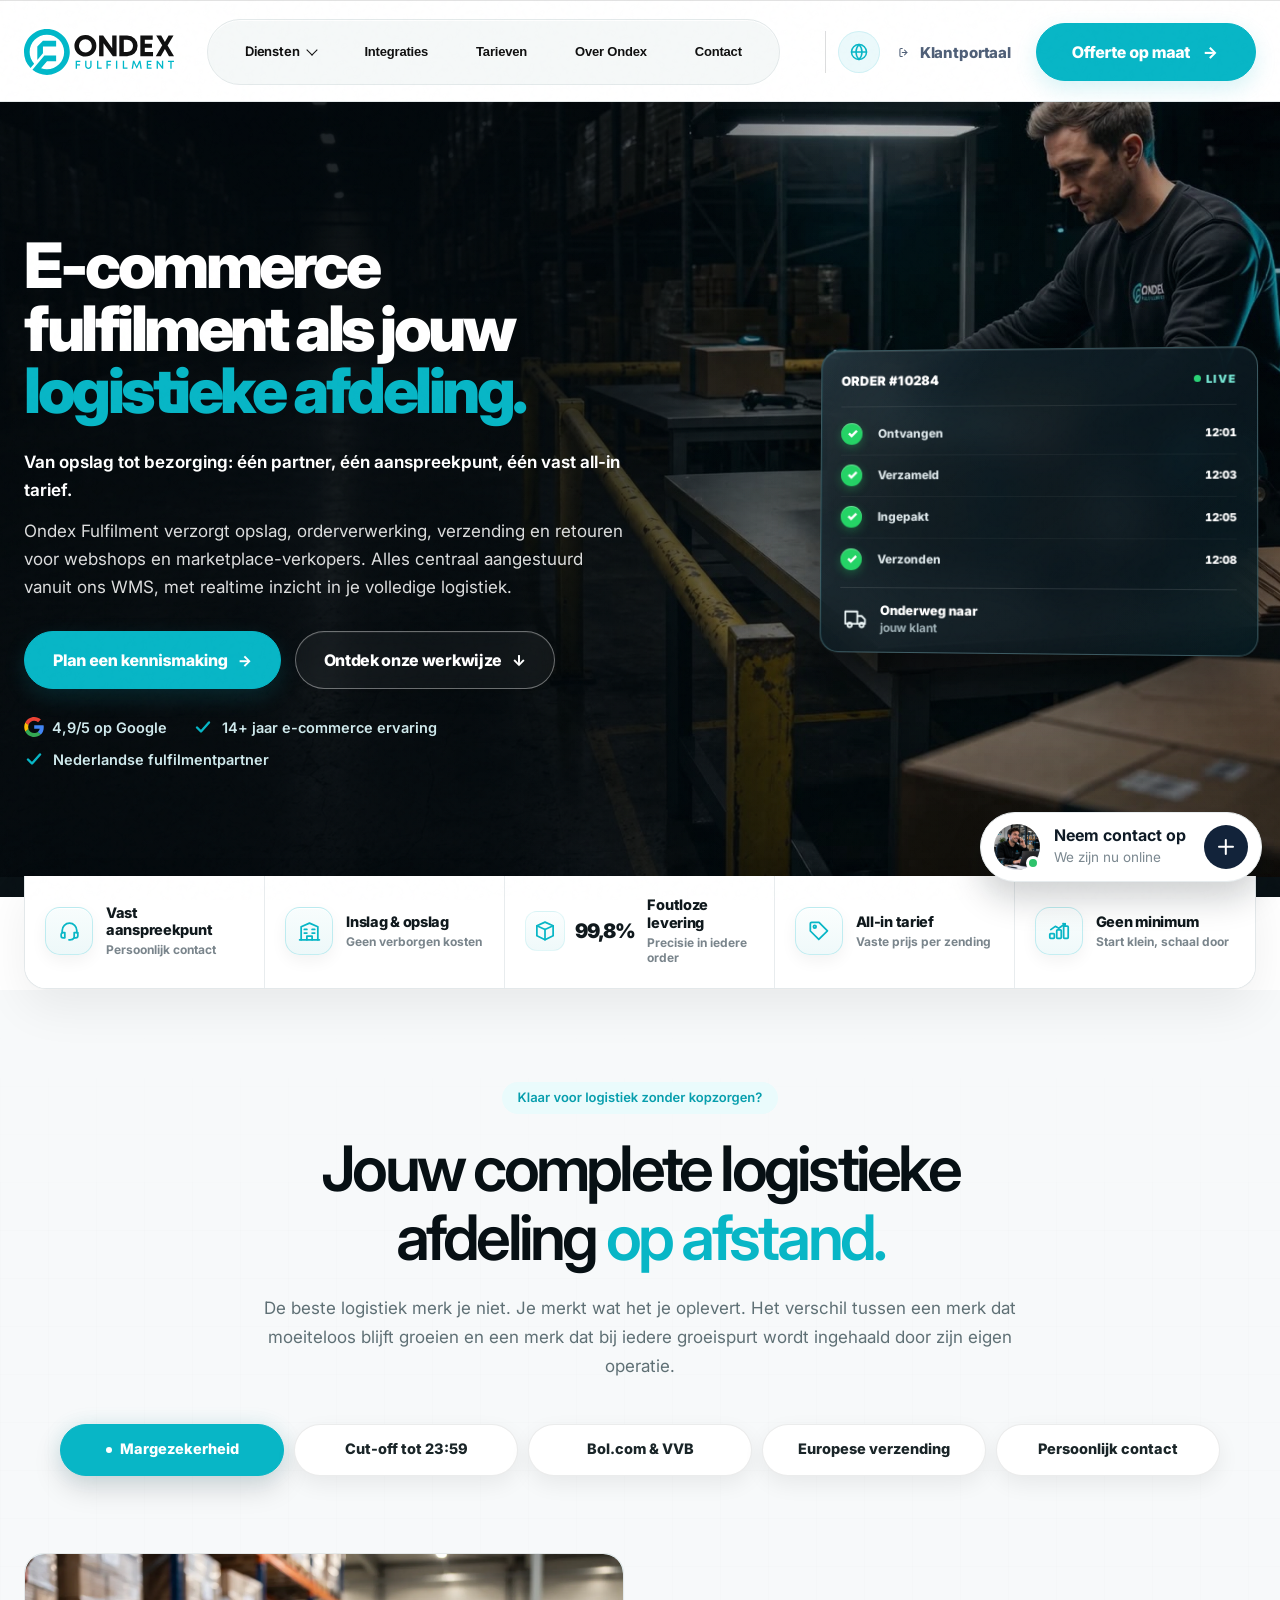
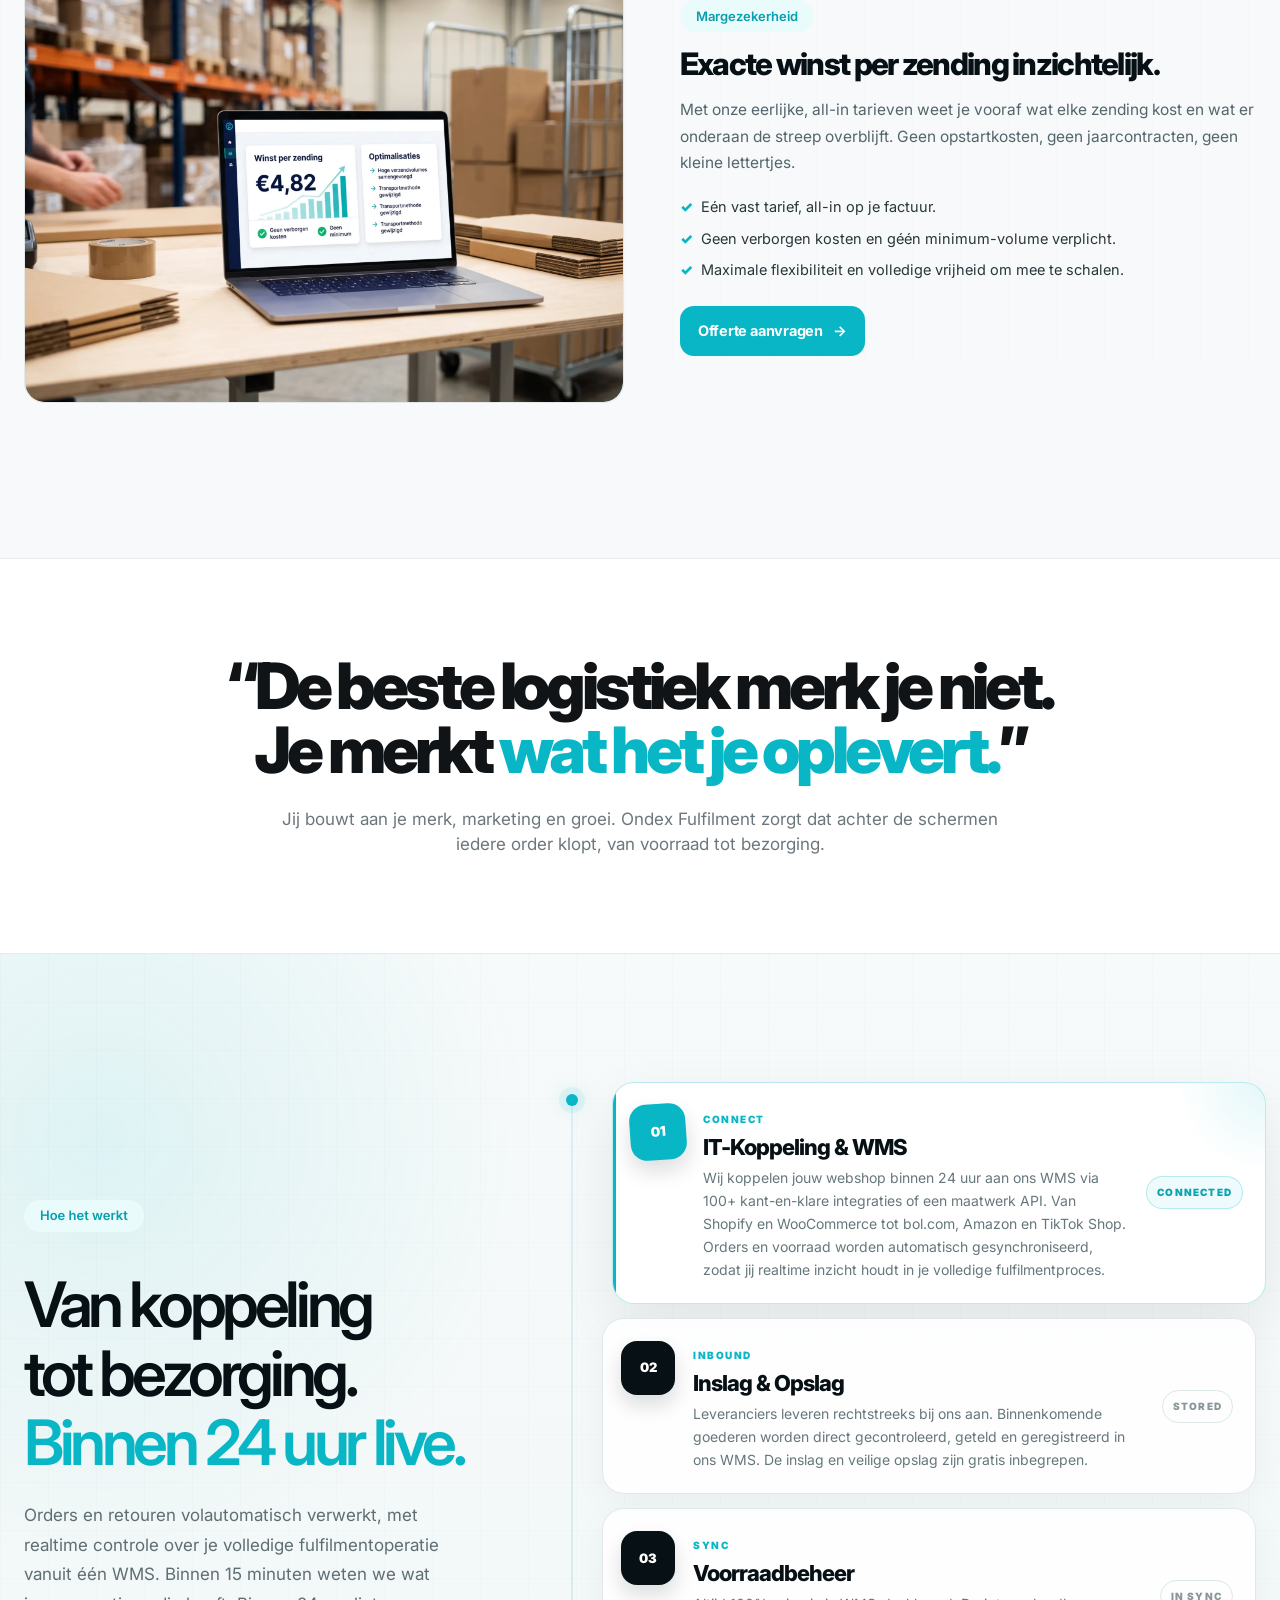
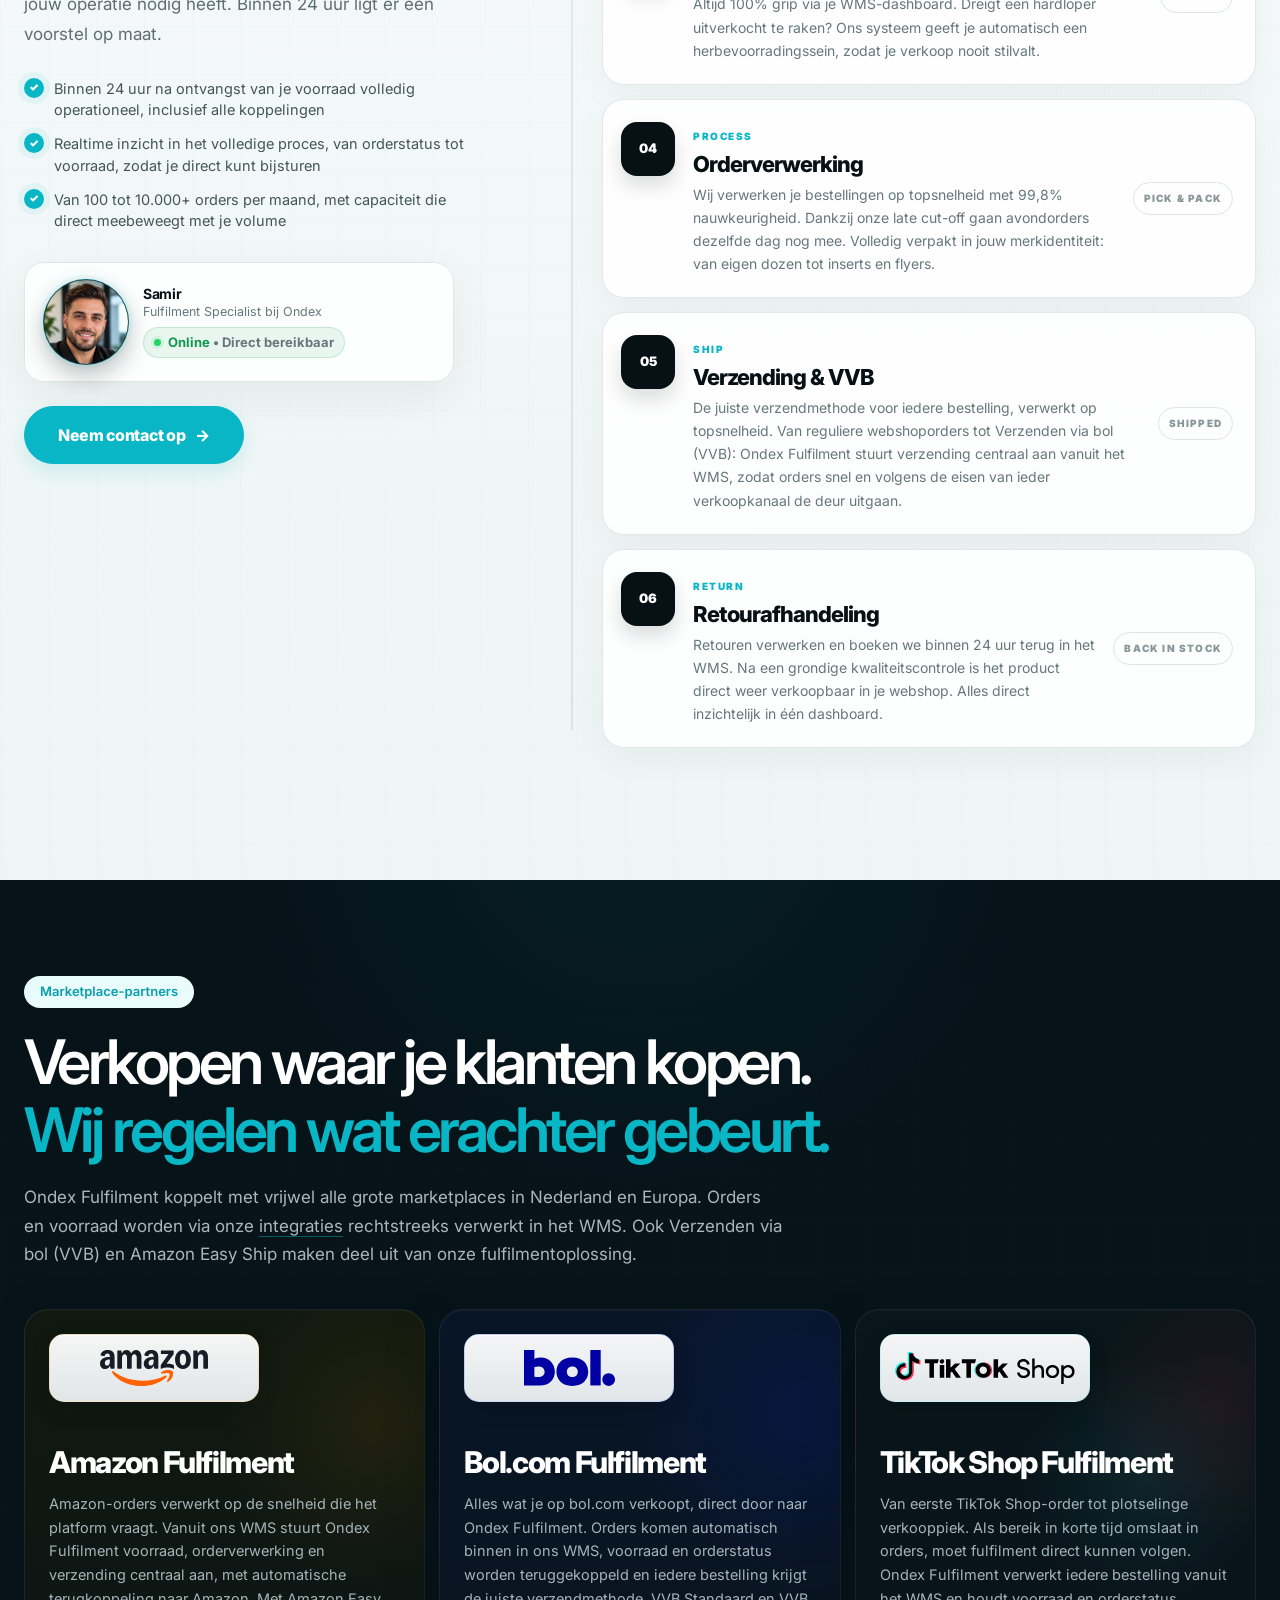
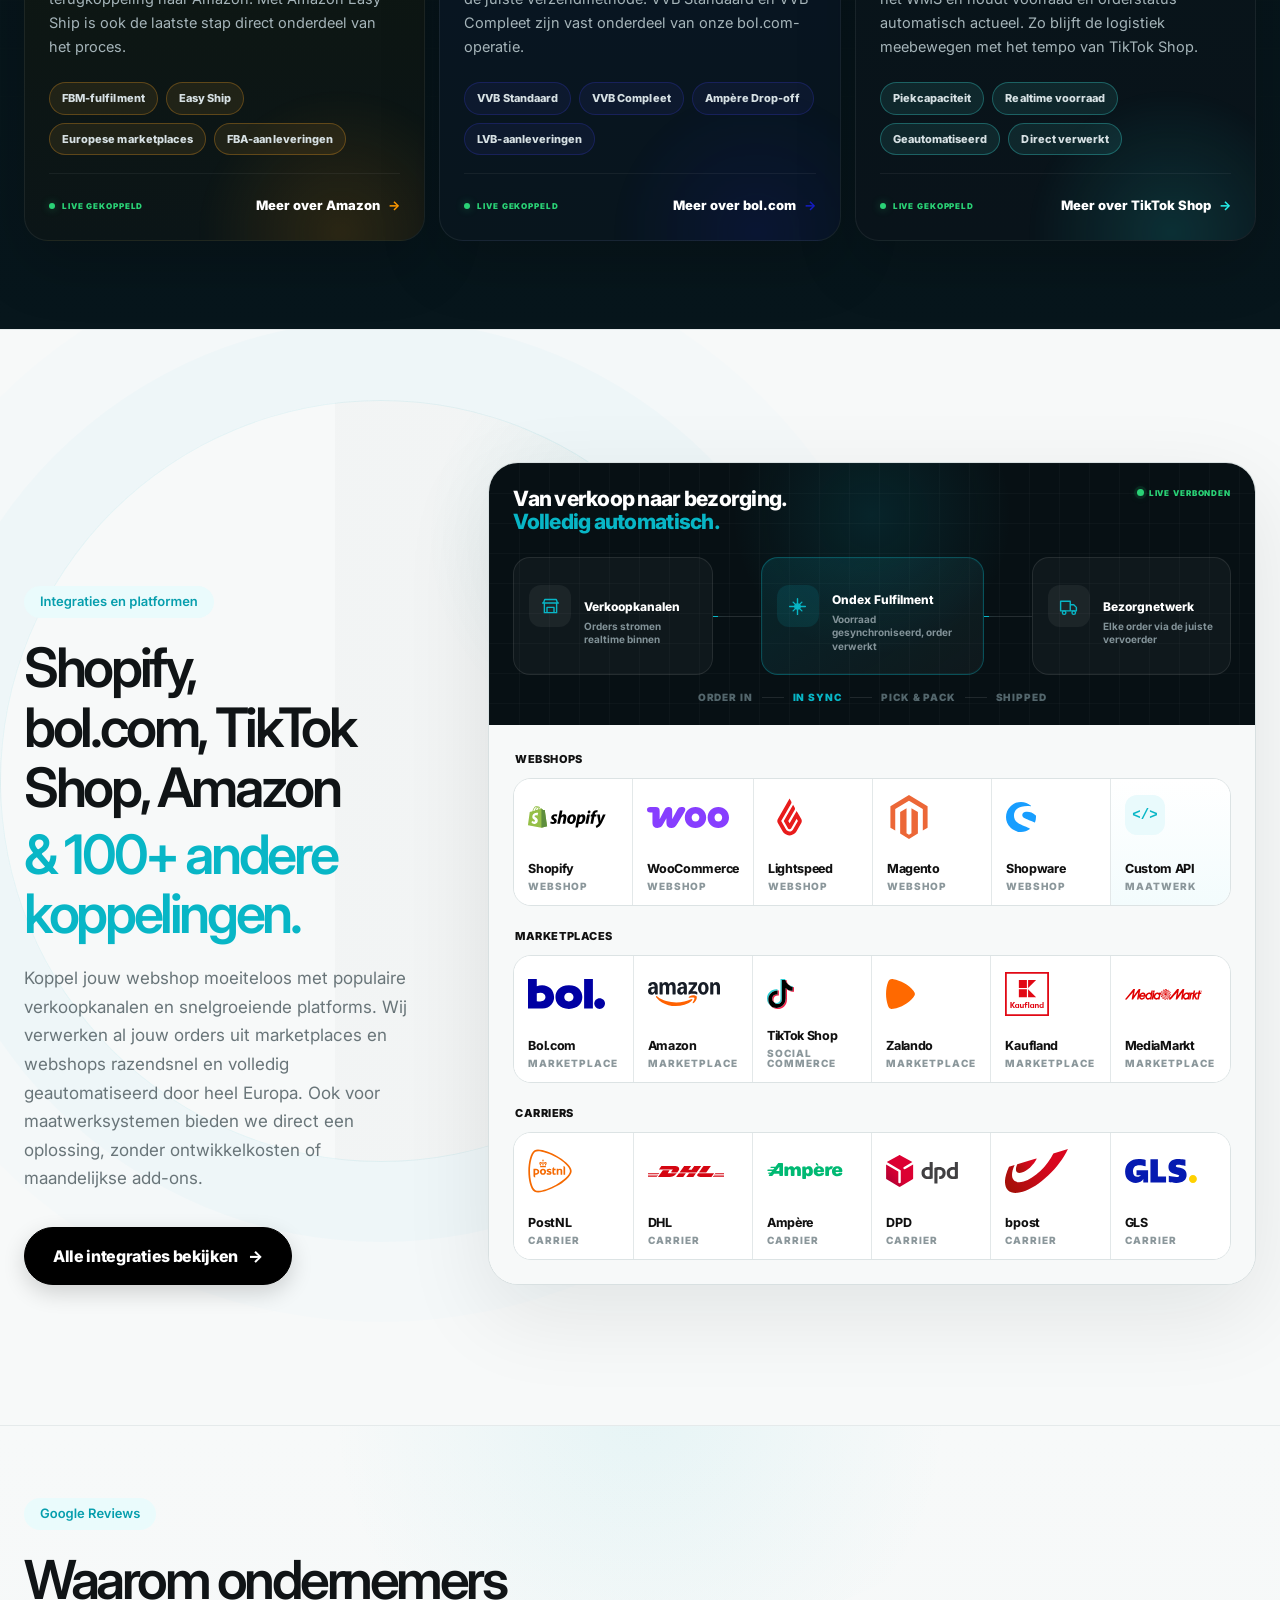
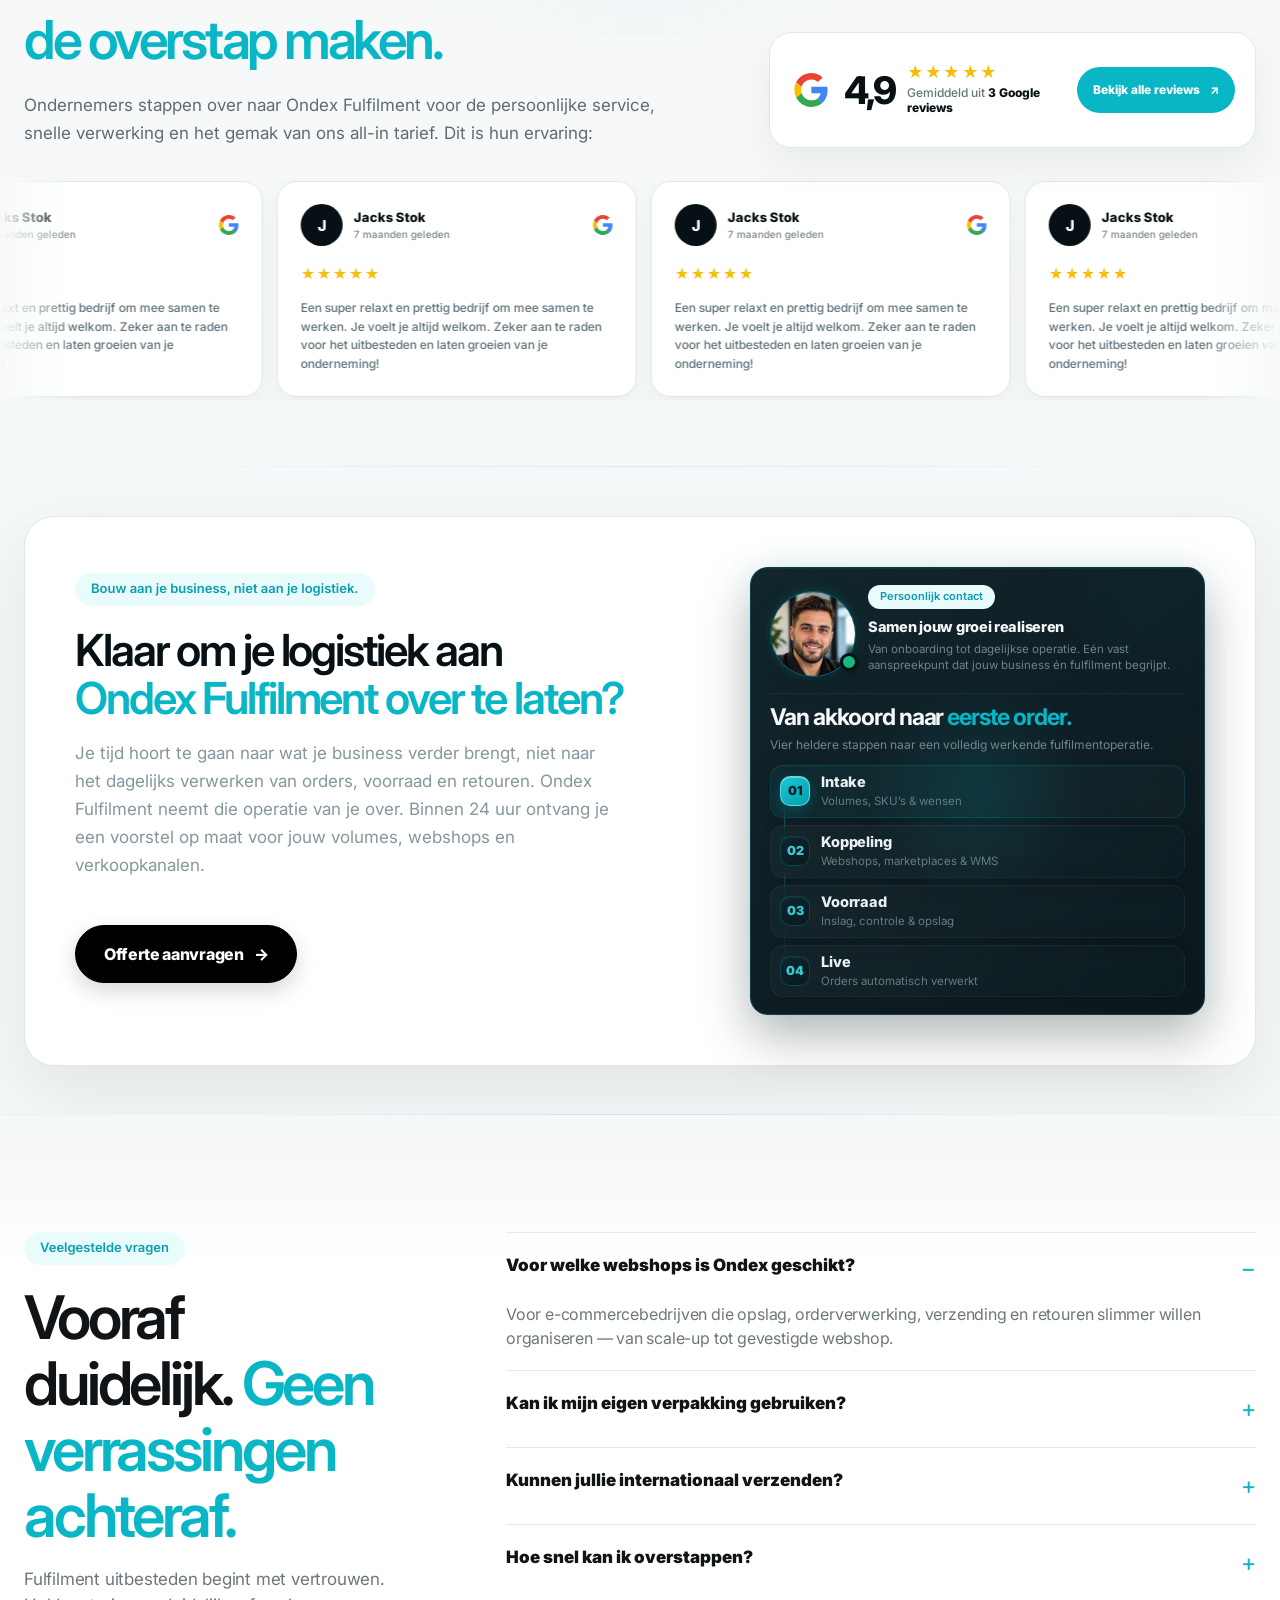
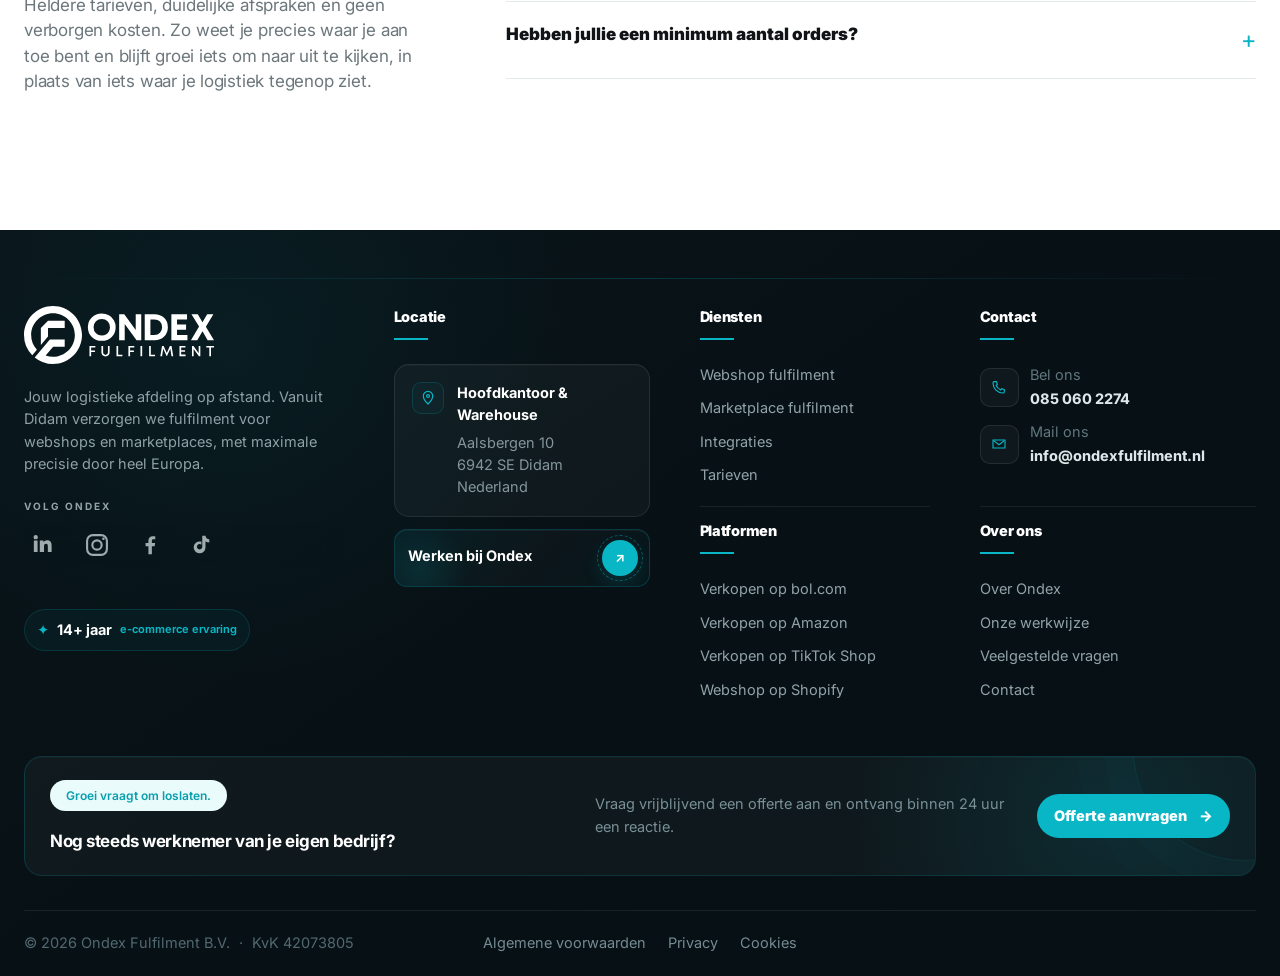
<file: index.html>
<!doctype html>
<html lang="nl-NL">
<head>
<meta charset="UTF-8">
<meta name="viewport" content="width=device-width,initial-scale=1">
<link rel="icon" type="image/svg+xml" sizes="any" href="assets/svg/asset-0dfa7847a272.svg">
<link rel="shortcut icon" href="assets/svg/asset-0dfa7847a272.svg">






<style>




:root{
  --font-sans:"Inter",Arial,sans-serif;
  --font-mono:"Space Mono",monospace;
}
html,body,button,input,select,textarea{font-family:var(--font-sans);}


*{box-sizing:border-box;}
html{scroll-behavior:smooth;}
body{margin:0;font-family:Inter,ui-sans-serif,system-ui,-apple-system,BlinkMacSystemFont,"Segoe UI",sans-serif;line-height:1.5;}
body:before{content:"";position:fixed;inset:0;pointer-events:none;z-index:9999;background-image:url("data:image/svg+xml,%3Csvg viewBox='0 0 180 180' xmlns='http://www.w3.org/2000/svg'%3E%3Cfilter id='n'%3E%3CfeTurbulence type='fractalNoise' baseFrequency='.8' numOctaves='3' stitchTiles='stitch'/%3E%3C/filter%3E%3Crect width='100%25' height='100%25' filter='url(%23n)' opacity='.35'/%3E%3C/svg%3E");}
a{text-decoration:none;color:inherit;}
button,input,textarea{font:inherit;}
button{border:0;cursor:pointer;}
.container{width:min(1240px,calc(100% - 48px));margin:auto;}
.topline{height:30px;background:#030611;color:#8996ab;font-size:11px;}

.topline strong{color:#dce5f3;}
@keyframes pulse{50%{box-shadow:0 0 0 7px rgba(200,255,53,.08)}}
.nav{z-index:100;}
.nav-inner{display:flex;align-items:center;}
.logo{display:flex;align-items:center;flex-shrink:0;}

.links{margin-left:auto;}
.links a{position:relative;}
.links a:after{content:"";position:absolute;left:0;right:100%;bottom:-8px;transition:.25s;}
.links a:hover:after{right:0;}

.btn{display:inline-flex;align-items:center;justify-content:center;gap:10px;padding:14px 20px;border-radius:999px;font-size:13px;font-weight:900;transition:transform .25s,box-shadow .25s,background .25s;}
.btn:hover{transform:translateY(-3px);}
.btn-blue{box-shadow:0 15px 35px rgba(23,104,255,.28);}
.menu{margin-left:auto;background:transparent;font-size:25px;}
h1{font-size:clamp(54px,6.4vw,88px);line-height:.91;letter-spacing:-.075em;margin:0 0 28px;max-width:820px;}

.section{padding:120px 0;}

.section h2{font-size:clamp(38px,4.7vw,62px);line-height:.96;margin:0;max-width:760px;}
.quote-section{padding:95px 0;text-align:center;}
.quote-section blockquote{max-width:930px;margin:0 auto;font-size:clamp(35px,5vw,64px);line-height:1;letter-spacing:-.065em;font-weight:850;}

.quote-section p{max-width:720px;margin:25px auto 0;color:var(--muted);font-size:16px;}
.faq-grid{display:grid;grid-template-columns:.65fr 1.35fr;gap:80px;}
.faq-list details{border-top:1px solid var(--line);padding:24px 0;}
.faq-list details:last-child{border-bottom:1px solid var(--line);}
summary{list-style:none;cursor:pointer;font-size:17px;font-weight:900;display:flex;justify-content:space-between;gap:20px;}
summary::-webkit-details-marker{display:none;}
summary:after{content:"+";font-size:24px;font-weight:400;}
.faq-list details[open] summary:after{content:"−";}
.faq-list p{color:var(--muted);max-width:720px;margin:13px 0 0;}
.support{position:fixed;z-index:150;}
.support-main{font-size:21px;}

.support-panel{position:absolute;right:0;width:300px;background:#fff;padding:20px;opacity:0;pointer-events:none;transform:translateY(15px) scale(.96);transition:.25s;}
.support.open .support-panel{opacity:1;pointer-events:auto;transform:none;}
.support-panel p{font-size:12px;color:#657188;margin:17px 0;}

@media(max-width:1000px){.links{display:none;}
.menu{display:block;}
.actions{margin-left:auto;}
.faq-grid{grid-template-columns:1fr;gap:45px;}}
@media(max-width:650px){.container{width:min(100% - 28px,1240px);}
.topline{display:none;}
.nav-inner{height:68px;}
h1{font-size:51px;}
.section{padding:80px 0;}
.support{right:14px;bottom:14px;}
.support-panel{width:285px;}

}
@media(prefers-reduced-motion:reduce){*,*:before,*:after{scroll-behavior:auto!important;animation:none!important;transition:none!important;}}
:root{--cyan2:#4bdde7;}

#integraties{position:relative;overflow:hidden;background:linear-gradient(180deg,#f7f9fa,#fff);}
#integraties:before{content:"";position:absolute;width:760px;height:760px;border-radius:50%;right:-420px;top:70px;border:1px solid rgba(11,181,197,.08);box-shadow:0 0 0 80px rgba(11,181,197,.022),0 0 0 160px rgba(11,181,197,.012);}
#integraties .container{position:relative;z-index:2;}

@media(max-width:650px){}
:root{--ondex2:#4ee4ed;--carbon:#080a0c;--paper:#f7f9fa;}
body{cursor:default;}


.cursor-glow{position:fixed;width:340px;height:340px;border-radius:50%;pointer-events:none;z-index:0;background:radial-gradient(circle,rgba(8,182,198,.07),transparent 68%);transform:translate(-50%,-50%);opacity:0;transition:opacity .25s;}
@media(max-width:650px){.logo img{width:145px;}}
@media(prefers-reduced-motion:reduce){.cursor-glow{display:none;}}
.nav{
  position:sticky!important;


  }
.nav .container,.nav-inner{
  display:flex!important;
  align-items:center!important;
  }
.logo{margin-right:auto!important;}
.logo img{

  display:block!important;}
.links{


  letter-spacing:-.02em;
  }
.links a{display:flex!important;
  align-items:center!important;


  border-radius:999px!important;
  transition:background .22s,color .22s,transform .22s!important;}

.links a:hover{background:#f3f5f7!important;
  color:#111!important;
  transform:none!important;}
.links a:first-child:hover{background:#e3eaff!important;
  color:#069EAD!important;}
.links a:after{display:none!important;}

.actions .btn-blue{


  font-family:Arial,Helvetica,sans-serif;
  }

@media(min-width:1001px){.links a:first-child{padding-left:27px!important;padding-right:27px!important;}}
@media(max-width:1100px){.nav{height:100px;}
.links{font-size:14px;}
.links a{padding:0 16px!important;min-height:48px!important;}
.actions .btn-blue{min-height:48px;padding:0 16px!important;}
.logo img{width:145px;}}
@media(max-width:900px){.nav{height:86px;border-top:1px solid #111!important;}
.links{display:none!important;}
.menu{display:block!important;
    margin-left:auto!important;
    width:52px!important;height:52px!important;
    border:1px solid #d9d9d9!important;
    border-radius:50%!important;
    background:#fff!important;}
.actions{margin-left:0!important;}
.actions .btn-blue{min-height:50px;}}
@media(max-width:620px){.nav{height:78px;}}


.links a{min-height:52px!important;
  padding:0 18px!important;}
.links a:first-child{background:#e9efff!important;
  color:#069EAD!important;}


@media(max-width:1250px){.links{font-size:13px;}
.links a{padding:0 12px!important;}
}
@media(max-width:1080px){.links{display:none!important;}
.menu{display:block!important;margin-left:auto!important;}
.actions{margin-left:auto!important;}}
@media(max-width:620px){.actions .btn-blue{display:none!important;}}

.topline .inner{height:100%;display:flex;justify-content:space-between;align-items:center;}

.nav-inner{gap:18px;}
.links{display:flex!important;align-items:center!important;margin:0!important;border:1px solid #d9d9d9!important;border-radius:999px!important;background:#fff!important;font-family:Arial,Helvetica,sans-serif;font-weight:500;color:#090909!important;white-space:nowrap;position:relative;}
.links>a,.menu-drop>button{display:flex;align-items:center;border-radius:999px;background:transparent;color:#111;font:inherit;font-weight:500;}
.links>a:hover,.menu-drop>button:hover{background:#f3f5f7!important;}
.links>a:after{display:none!important;}
.menu-drop{position:relative;}
.menu-drop>button{border:0;cursor:pointer;}
.menu-drop>button:after{font-size:13px;}

.drop-panel{position:absolute;left:0;top:65px;width:330px;background:#fff;border:1px solid #dedede;border-radius:22px;padding:10px;box-shadow:0 24px 70px rgba(0,0,0,.13);opacity:0;transform:translateY(8px);pointer-events:none;transition:.2s;z-index:220;}
.menu-drop.open .drop-panel{opacity:1;transform:none;pointer-events:auto;}
.drop-panel a{display:block!important;padding:14px 15px!important;border-radius:14px!important;font-size:14px;font-weight:700;}
.drop-panel a:hover{background:#f4f7f8!important;}
.drop-panel small{display:block;color:#84909c;font-size:10px;font-weight:500;margin-top:3px;}
.actions{margin-left:auto!important;display:flex!important;}

.menu{display:none!important;}
@media(max-width:1180px){
.links>a,.menu-drop>button{padding:0 12px!important;}
}
@media(max-width:1020px){.links{display:none!important;}
.menu{display:block!important;margin-left:auto!important;width:52px;height:52px;border:1px solid #ddd;border-radius:50%;background:#fff!important;}
}
@media(max-width:620px){.nav{height:82px;}
.topline{display:none!important;}

}
:root{--ondex-cyan:#08B6C6;
 --ondex-cyan-soft:#EAFBFC;
 --ondex-black:#111111;

 --ondex-offwhite:#F7F8F8;
 --ondex-gray:#68737D;
 }
.btn-blue{background:var(--ondex-cyan)!important;color:#fff!important;}


.nav .container,.nav-inner{height:100%!important;gap:14px!important;}

.actions .btn-blue{font-size:12px;}
@media(max-width:1180px){.nav{height:88px;}
.logo img{width:138px;}
.links{font-size:13px;}
.links>a,.menu-drop>button{padding:0 11px!important;min-height:44px!important;}
.actions .btn-blue{min-height:44px;}}
@media(max-width:1020px){.nav{height:82px;}}
@media(max-width:620px){.nav{height:76px;}
.logo img{width:126px;}}
:root{--ondex:#08B6C6;
  --ondex-soft:#EAFBFC;
  --ondex-ink:#111111;
  --ondex-white:#FFFFFF;
  --ondex-line:#E2E6E8;}
.nav{border-top:1px solid rgba(17,17,17,.12)!important;}
.nav.nav-scrolled{height:78px;}

.links{padding:6px 8px!important;font-size:13px;gap:0;border-color:#dfe4e6!important;box-shadow:0 6px 24px rgba(17,17,17,.035);}
.links>a,.menu-drop>button{min-height:42px!important;padding:0 14px!important;}
.actions{gap:7px;}
.quote-copy{display:flex;flex-direction:column;align-items:flex-start;line-height:1.05;}
.quote-copy b{font-size:11px;letter-spacing:-.01em;}
.quote-copy small{font-size:8px;font-weight:700;color:#8a949b;margin-top:3px;}
.actions .btn-blue{
  display:flex!important;align-items:center;
  overflow:hidden!important;}

.actions .btn-blue .quote-copy small{color:#aeb6bb;}
.reveal{transition-duration:.9s!important;transition-timing-function:cubic-bezier(.16,1,.3,1)!important;}
.section h2,.quote-section blockquote{view-transition-name:none;}
@media(max-width:1160px){.nav{height:82px;}
.logo img{width:134px;}
.links{font-size:12px;}
.links>a,.menu-drop>button{padding:0 10px!important;}
.quote-copy small{display:none;}}
@media(max-width:1030px){.links{display:none!important;}
.menu{display:block!important;}
}
@media(max-width:620px){.nav{height:74px;}
.logo img{width:125px;}
}
.actions .btn-blue{height:42px;
  min-height:42px;
  padding:0 7px 0 12px!important;
  border-radius:999px;
  background:#08B6C6!important;
  color:#fff!important;
  gap:8px;
  box-shadow:0 8px 22px rgba(8,182,198,.18);}
.actions .btn-blue:hover{background:#079DAC!important;
  box-shadow:0 10px 26px rgba(8,182,198,.22);
  transform:translateY(-1px)!important;}
.actions .btn-blue .quote-copy b{font-size:10px;
  font-weight:900;
  letter-spacing:.01em;}
.actions .btn-blue .quote-copy small{display:none!important;}
@media(max-width:1160px){.actions .btn-blue{padding:0 6px 0 10px!important;}}

@media(max-width:620px){}
.logo img{width:150px;
  height:auto;
  object-fit:contain;}

@media(max-width:620px){.logo img{width:132px;}}
header.nav .logo img{display:block!important;
  opacity:1;
  visibility:visible!important;
  filter:none!important;
  width:150px;
  max-height:52px;}
footer .logo img{display:block!important;
  opacity:1;
  visibility:visible!important;
  filter:brightness(0) invert(1)!important;}

.trust .container{position:relative;
  }
.trust-grid{display:grid;
  grid-template-columns:1fr 1fr 1.12fr 1fr 1fr;


  overflow:hidden;
  backdrop-filter:blur(18px);}
.trust-card{

  display:flex;
  align-items:center;
  gap:14px;
  position:relative;
  border-right:1px solid #E7EAEC;

  }

.trust-card:hover{

  z-index:3;}
.trust-icon{


  font-size:10px;
  font-weight:950;
  letter-spacing:.04em;}
.trust-card b{display:block;
  color:#111;
  font-size:13px;
  line-height:1.18;
  letter-spacing:-.015em;
  margin-bottom:5px;}
.trust-card span{display:block;
  color:#7A858C;
  font-size:9px;
  line-height:1.3;
  font-weight:700;}
.trust-highlight{
  border-right-color:#111;}
.trust-highlight:hover{background:#111;}
.trust-highlight .trust-value{


  white-space:nowrap;}


.trust-highlight:after{content:"";
  position:absolute;
  right:-24px;top:-34px;
  width:90px;height:90px;border-radius:50%;
  border:1px solid rgba(8,182,198,.25);
  box-shadow:0 0 0 16px rgba(8,182,198,.035);}
@media(max-width:1050px){.trust-grid{grid-template-columns:repeat(3,1fr);}
.trust-card{border-bottom:1px solid #E7EAEC;}
.trust-card:nth-child(3){border-right:0;}
.trust-card:nth-child(4),.trust-card:nth-child(5){border-bottom:0;}}
@media(max-width:700px){.trust{padding-bottom:22px;}
.trust .container{margin-top:-16px;}
.trust-grid{grid-template-columns:1fr;border-radius:20px;}
.trust-card{min-height:82px;
    border-right:0!important;
    border-bottom:1px solid #E7EAEC!important;
    padding:16px 18px;}
.trust-card:last-child{border-bottom:0!important;}
.trust-highlight{order:-1;}}
.trust{padding:0!important;
  margin:0!important;

  position:relative!important;
  z-index:10!important;}
.trust:before{content:"";
  position:absolute;
  left:0;right:0;top:0;
  height:42px;

  z-index:-1;}
.trust .container{margin-top:0!important;
  transform:translateY(-1px);}
.trust-grid{


  position:relative;}
.trust-grid:before{content:"";
  position:absolute;
  left:0;right:0;top:0;


  opacity:.8;
  z-index:5;}
.trust-card{min-height:104px!important;
  padding:19px 20px!important;}
.trust-highlight{background:#0B1115!important;}
.trust + section{padding-top:92px!important;}
@media(max-width:700px){.trust:before{height:24px;}
.trust-grid{border-radius:0 0 20px 20px;}
.trust-card{min-height:78px;}
.trust + section{padding-top:68px!important;}}
html,body,button,input,textarea,select,a,p,span,small,strong,b,em,i,h1,h2,h3,h4,h5,h6,nav,header,footer,section,article,div{font-family:"Inter",-apple-system,BlinkMacSystemFont,"Segoe UI",Arial,sans-serif;}
body{font-weight:400;
  -webkit-font-smoothing:antialiased;
  text-rendering:optimizeLegibility;}
h1,h2,h3,h4,h5,h6{font-weight:800;
  letter-spacing:-.045em;}
.section h2{font-weight:800;
  letter-spacing:-.052em;}
.links,.menu-drop>button,.actions a,.actions button,.btn{font-weight:700;
  letter-spacing:-.015em;}
.section p{letter-spacing:-.012em;}

.trust-card b{font-weight:700;}

.logo img{font-family:initial!important;}

.trust-icon svg{
  fill:none;
  stroke:currentColor;
  stroke-width:1.7;
  stroke-linecap:round;
  stroke-linejoin:round;}


.trust-highlight .trust-value{
  margin-right:2px;}
.trust-card:hover .trust-icon{transform:translateY(-2px);}
.trust-icon{transition:transform .3s cubic-bezier(.16,1,.3,1);}
.trust-highlight,.trust-highlight:hover{
  border-right-color:#E7EAEC!important;}

.trust-highlight .trust-check{background:#EAFBFC!important;
  color:#08B6C6!important;}
.trust-highlight:after{display:none!important;}
.actions a[href*="portal"]::after{content:none!important;
  display:none!important;}
.actions a:last-child,.actions .quote,a[href*="offerte"].btn{background:#08B6C6!important;
  color:#071018!important;
  border-color:#08B6C6!important;
  border-radius:999px;
  box-shadow:none;
  font-weight:700;
  min-height:46px;
  padding:0 20px!important;
  display:inline-flex!important;
  align-items:center;
  justify-content:center;
  gap:8px;
  transition:transform .28s cubic-bezier(.16,1,.3,1),box-shadow .28s ease,background .28s ease!important;}
.actions a:last-child:hover,.actions .quote:hover,a[href*="offerte"].btn:hover{transform:translateY(-2px)!important;
  background:#08B6C6!important;
  box-shadow:0 10px 24px rgba(8,182,198,.20);}
:root{--navy:#071014!important;
  --navy2:#0B151A!important;
  --blue:#08B6C6!important;
  --cyan:#08B6C6!important;
  --lime:#08B6C6!important;
  --white:#fff!important;
  --ink:#101416!important;
  --muted:#6C777C!important;
  --line:#E4E9EA!important;
  --soft:#F6F8F8!important;
  --shadow:0 24px 70px rgba(12,22,26,.09)!important;
  --radius:24px!important;}
html{scroll-padding-top:92px;}
body{background:#fff!important;
  color:#101416!important;
  overflow-x:clip!important;}
body:before{opacity:.018;}
.topline{display:none!important;}
.nav{top:0!important;


  transition:box-shadow .35s ease,background .35s ease,transform .35s ease!important;}


.links a:after{background:#08B6C6!important;height:1.5px!important;}
.menu-drop>button,.links a{color:#2B3438!important;}
.actions .btn-blue,.btn-blue{background:#08B6C6!important;
  color:#071014!important;
  box-shadow:none;}
.section{position:relative;
  isolation:isolate;
padding-top:118px!important;padding-bottom:118px!important;}


.trust{background:#fff!important;}
.trust:before{background:linear-gradient(180deg,#0A1216 0%,#0A1216 48%,#fff 48%,#fff 100%)!important;}
.trust-grid{border-radius:0 0 22px 22px!important;
  }
.trust-grid:before{height:2px!important;
  background:linear-gradient(90deg,transparent,#08B6C6 25%,#08B6C6 75%,transparent)!important;}
.trust-card{background:#fff!important;
  transition:background .3s ease,transform .35s cubic-bezier(.16,1,.3,1)!important;}
.trust-card:hover{background:#F5FCFC!important;transform:translateY(-3px)!important;}
.trust-highlight,.trust-highlight:hover{background:#fff!important;}
.trust-highlight b{color:#111!important;}
.trust-highlight span{color:#7A858C!important;}

.quote-section{background:#fff!important;
  border-block:1px solid #E8ECEC!important;
  overflow:hidden;}
.quote-section:after{content:"";
  position:absolute;
  width:440px;height:440px;
  left:50%;top:50%;
  transform:translate(-50%,-50%);
  border-radius:50%;
  border:1px solid rgba(8,182,198,.10);
  box-shadow:0 0 0 70px rgba(8,182,198,.024),0 0 0 140px rgba(8,182,198,.014);
  z-index:-1;}
.quote-section blockquote span{color:#08B6C6!important;}

.faq-list details{transition:background .3s ease,padding-inline .3s ease!important;}
.faq-list details:hover{background:#F7FAFA;padding-inline:14px!important;}
summary:after{color:#08B6C6!important;transition:transform .25s ease;}
details[open] summary:after{transform:rotate(180deg);}
.reveal{opacity:0;
  transform:translateY(26px) scale(.992);
  filter:blur(4px);
  transition:
    opacity .75s cubic-bezier(.16,1,.3,1),
    transform .75s cubic-bezier(.16,1,.3,1),
    filter .75s ease!important;}
.reveal.visible{opacity:1;transform:none;filter:none;}
.cursor-glow{display:none!important;}
.btn,.actions a,.actions button{transition:transform .3s cubic-bezier(.16,1,.3,1),box-shadow .3s ease,background .3s ease!important;}
.btn-blue:hover,.actions .btn-blue:hover{transform:translateY(-2px)!important;
  box-shadow:0 14px 30px rgba(8,182,198,.20);}
@supports (animation-timeline:view()){.quote-section blockquote{animation:v26-quote-in both linear;
    animation-timeline:view();
    animation-range:entry 12% cover 42%;}
@keyframes v26-quote-in{
    from{letter-spacing:-.07em;opacity:.35}
    to{letter-spacing:-.045em;opacity:1}
  }}
@media(max-width:900px){.section{padding-top:88px!important;padding-bottom:88px!important;}}
@media(max-width:700px){.nav-inner{height:66px;}
.section{padding-top:72px!important;padding-bottom:72px!important;}
.trust-grid{border-radius:0 0 18px 18px;}}
@media(prefers-reduced-motion:reduce){html{scroll-behavior:auto!important;}
*,*:before,*:after{animation-duration:.001ms!important;
    animation-iteration-count:1!important;
    scroll-behavior:auto!important;
    transition-duration:.001ms!important;}
.reveal{opacity:1;transform:none!important;filter:none!important;}}
.btn-blue,.actions .btn-blue,.actions .quote,.actions a:last-child,a[href*="offerte"].btn{background:#08B6C6!important;
  color:#fff!important;
  border-color:#08B6C6!important;}
.btn-blue:hover,.btn-blue:focus-visible,.actions .btn-blue:hover,.actions .btn-blue:focus-visible,.actions .quote:hover,.actions .quote:focus-visible,.actions a:last-child:hover,.actions a:last-child:focus-visible,a[href*="offerte"].btn:hover,a[href*="offerte"].btn:focus-visible{background:#069EAD!important;
  color:#fff!important;
  border-color:#069EAD!important;}
.btn-blue svg,.actions .btn-blue svg,.actions .quote svg,.actions a:last-child svg{color:currentColor!important;
  stroke:currentColor!important;}
.nav{
  backdrop-filter:none!important;
  -webkit-backdrop-filter:none!important;}

.actions .btn-blue,.actions .quote,.actions a:last-child{min-width:190px;
  height:60px;
  min-height:60px;
  padding:0 28px!important;
  border-radius:999px;

  border:1px solid #08B6C6!important;


  line-height:1;


  display:inline-flex!important;
  align-items:center;
  justify-content:center;
  white-space:nowrap;}
.actions .btn-blue:hover,.actions .quote:hover,.actions a:last-child:hover,.actions .btn-blue:focus-visible,.actions .quote:focus-visible,.actions a:last-child:focus-visible{background:#069EAD!important;
  border-color:#069EAD!important;
  color:#fff!important;
  transform:translateY(-2px)!important;
  box-shadow:0 12px 26px rgba(8,182,198,.20);}
.links{min-height:52px!important;}
@media(max-width:1100px){.nav-inner{height:82px;min-height:82px;}
.actions .btn-blue,.actions .quote,.actions a:last-child{min-width:164px;
    height:54px;
    min-height:54px;
    padding:0 22px!important;
    font-size:15px;}}
@media(max-width:700px){.nav-inner{height:70px;min-height:70px;}}
.actions .btn-blue,.actions .quote,.actions a:last-child{font-size:18px;
  font-weight:700;
  letter-spacing:-.03em;}
.actions{align-items:center;}
@media(max-width:1100px){.actions .btn-blue,.actions .quote,.actions a:last-child{font-size:16px;}}
.integrations{position:relative;
  padding:132px 0 140px;
  background:#F7F9F9!important;
  overflow:hidden;
  border-block:1px solid #E5EAEB;}
.integrations:before{content:"";
  position:absolute;
  inset:0;
  background:
    radial-gradient(circle at 84% 18%,rgba(8,182,198,.07),transparent 24%),
    linear-gradient(90deg,transparent 0%,transparent 44%,rgba(7,16,20,.018) 44%,rgba(7,16,20,.018) 100%);
  pointer-events:none;}
.integrations-layout{position:relative;
  z-index:2;
  display:grid;
  grid-template-columns:minmax(330px,.78fr) minmax(760px,1.55fr);
  gap:78px;
  align-items:start;}
.integrations-copy{position:sticky;
  top:118px;
  padding-top:6px;}
.integrations-kicker{display:flex;
  align-items:center;
  gap:10px;
  margin-bottom:24px;
  color:#5C696E;
  font-size:11px;
  font-weight:800;
  letter-spacing:.12em;
  text-transform:uppercase;}
.integrations-kicker span{width:24px;height:1px;background:#08B6C6;}
.integrations h2{margin:0;
  max-width:570px;
  color:#101416!important;
  font-size:clamp(46px,4.4vw,68px);
  line-height:.96;
  letter-spacing:-.064em;
  font-weight:800;
  text-wrap:balance;}
.integrations h2 em{color:#08B6C6!important;
  font-style:normal;}
.integrations-copy>p:last-of-type{margin:20px 0 0;
  max-width:520px;
  color:#697579!important;
  font-size:15px;
  line-height:1.68;}
.integrations-cta{min-width:235px;
  height:58px;
  margin-top:34px;
  padding:0 22px 0 24px;
  border-radius:999px;
  background:#111;
  color:#fff!important;
  display:inline-flex;
  align-items:center;
  justify-content:space-between;
  gap:22px;
  text-decoration:none;
  font-size:14px;
  font-weight:800;
  transition:transform .3s cubic-bezier(.16,1,.3,1),box-shadow .3s ease,background .3s ease;}
.integrations-cta b{color:#08B6C6;
  font-size:18px;
  transition:transform .3s cubic-bezier(.16,1,.3,1);}
.integrations-cta:hover{background:#000;
  transform:translateY(-2px);
  box-shadow:0 14px 30px rgba(16,20,22,.14);}
.integrations-cta:hover b{transform:translateX(4px);}
.integrations-stage{position:relative;
  border:1px solid #D8E0E1;
  border-radius:30px;
  background:#fff;
  overflow:hidden;
  box-shadow:0 28px 90px rgba(16,20,22,.09);}
.integrations-groups{padding:24px;
  background:#F7F9F9;}
.integrations-group{margin-top:20px;}
.integrations-group:first-child{margin-top:0;}
.integrations-group-head{display:flex;
  align-items:center;
  justify-content:space-between;
  margin:0 2px 9px;}
.integrations-group-head span{color:#111;
  font-size:11px;
  font-weight:850;
  letter-spacing:.04em;
  text-transform:uppercase;}
.integrations-group-head small{color:#98A3A6;
  font-size:9px;
  font-weight:750;}
.integrations-grid{display:grid;
  grid-template-columns:repeat(6,1fr);
  border:1px solid #DCE3E4;
  border-radius:18px;

  background:#fff;}
.integration{position:relative;
  min-height:126px;
  padding:16px 14px 14px;
  border-right:1px solid #E3E8E9;
  background:#fff;
  color:#111!important;
  text-decoration:none;
  display:flex;
  flex-direction:column;
  justify-content:flex-end;
  }
.integration:last-child{border-right:0;}
.integration:before{content:"";
  position:absolute;


  background:#08B6C6;


  }
.integration:hover{background:#F1FBFC;
  transform:translateY(-4px);
  z-index:3;
  box-shadow:0 14px 30px rgba(16,20,22,.08);}
.integration:hover:before{transform:scaleX(1);}
.logo-box{min-height:44px;
  margin-bottom:auto;
  display:flex;
  align-items:center;}
.logo-box img{max-width:92px;
  max-height:30px;
  display:block;
  object-fit:contain;
  object-position:left center;}
.integration b{color:#111!important;
  font-size:12.5px;
  line-height:1.1;
  }
.integration small{margin-top:5px;
  color:#8B979B;
  font-size:10px;
  line-height:1;
  font-weight:850;
  letter-spacing:.10em;
  text-transform:uppercase;}
.integration.custom{background:linear-gradient(180deg,#fff,#F3FCFD);}
.logo-box.code{width:40px;height:40px;
  min-height:40px;
  border-radius:12px;
  display:grid;
  place-items:center;
  background:#E9FAFC;
  color:#08B6C6;
  font-family:ui-monospace,SFMono-Regular,Menlo,monospace;
  font-size:14px;
  font-weight:900;}
@media(max-width:1180px){.integrations-layout{grid-template-columns:1fr;}
.integrations-copy{position:relative;top:auto;}}
@media(max-width:900px){.integrations{padding:92px 0;}
.integrations-grid{grid-template-columns:repeat(3,1fr);}
.integration{border-bottom:1px solid #E3E8E9;}
.integration:nth-child(3n){border-right:0;}
.integration:nth-last-child(-n/**/+3){border-bottom:0;}}
@media(max-width:620px){.integrations{padding:72px 0;}
.integrations h2{font-size:42px;}
.integrations-grid{grid-template-columns:repeat(2,1fr);}
.integration:nth-child(3n){border-right:1px solid #E3E8E9;}
.integration:nth-child(2n){border-right:0;}
.integration:nth-last-child(-n/**/+3){border-bottom:1px solid #E3E8E9;}
.integration:nth-last-child(-n/**/+2){border-bottom:0;}
.integrations-stage{border-radius:22px;}}
.nav{

  box-shadow:none;}
.nav .links{background:#F5F8F8!important;
  border:1px solid #E3E9EA!important;

  box-shadow:inset 0 1px 0 rgba(255,255,255,.9)!important;}
.nav .links > a,.nav .menu-drop > button{color:#111!important;
  background:transparent!important;

  font-weight:650;
  transition:background .25s ease,color .25s ease,transform .25s ease!important;}
.nav .links > a:hover,.nav .menu-drop > button:hover{background:#E8FAFC!important;
  color:#087D88!important;}
.nav .links > a.active,.nav .links > a[aria-current="page"]{background:#DDF8FA!important;
  color:#087D88!important;}
.nav .links > a:after{display:none!important;}
.actions .btn-blue,.actions .quote,.actions a:last-child{background:#08B6C6!important;
  border-color:#08B6C6!important;
  color:#fff!important;}
.actions .btn-blue:hover,.actions .quote:hover,.actions a:last-child:hover{background:#069EAD!important;
  border-color:#069EAD!important;
  color:#fff!important;}
.nav.nav-scrolled{background:rgba(255,255,255,.96)!important;
  border-bottom-color:#DEE5E6!important;
  box-shadow:0 12px 35px rgba(7,16,20,.065);}
@media(max-width:900px){.nav .links{background:#fff!important;}}
.integrations-group-head{min-height:20px;}
.integrations-group-head > small{display:none!important;}
.integration .logo-box img{display:block!important;
  opacity:1!important;
  filter:none!important;}
.integrations-copy .integrations-kicker{display:none!important;}
.integrations-copy h2{max-width:560px!important;}
main section h2,body > section h2,.integrations-copy h2{


  color:#101416!important;
  }

@media(max-width:620px){main section h2,body > section h2,.integrations-copy h2{font-size:clamp(38px,11vw,46px);
    line-height:1;}}
html,body,button,input,select,textarea,a,p,span,small,strong,b,h1,h2,h3,h4,h5,h6{font-family:"Inter",Arial,sans-serif;}
main section h2,body > section h2,.integrations-copy h2{font-family:"Inter",Arial,sans-serif;
  font-weight:800;
  letter-spacing:-.065em;
  line-height:.94;
  text-wrap:balance;
font-size:clamp(48px,4.7vw,72px);
  max-width:980px;}

.title-accent{color:#08B6C6!important;
  font:inherit!important;}
section[class*="dark"] h2,.quote-section h2,footer h2{color:#fff!important;}
section[class*="dark"] h2 .title-accent,.quote-section h2 .title-accent,footer h2 .title-accent{color:#08B6C6!important;}
.integration b{font-family:"Inter",Arial,sans-serif;
  font-weight:750;
  letter-spacing:-.025em;}
@media(max-width:760px){main section h2,body > section h2,.integrations-copy h2{font-size:clamp(40px,11.5vw,52px);
    line-height:.96;
    letter-spacing:-.055em;}}
.integrations-copy h2.integrations-title{font-size:clamp(46px,4.25vw,66px);
  line-height:.96;
  letter-spacing:-.062em;
  font-weight:800;
  max-width:650px!important;
  margin:0!important;}
.integrations-copy h2.integrations-title .title-accent{display:block;
  margin-top:7px;}
@media(max-width:620px){.integrations-copy h2.integrations-title{font-size:clamp(38px,10.5vw,48px);}}
.integrations-grid{overflow:hidden!important;}
.integration{transform:none!important;
  box-shadow:none!important;
  isolation:isolate;
  transition:
    background-color .24s ease,
    border-color .24s ease!important;}
.integration:hover,.integration:focus-visible{transform:none!important;
  z-index:auto!important;
  box-shadow:none!important;
  background:#F2FBFC!important;}
.integration:before{left:0!important;
  right:auto!important;
  top:0!important;
  bottom:0!important;
  width:3px!important;
  height:auto!important;
  transform:scaleY(0)!important;
  transform-origin:center!important;
  transition:transform .28s cubic-bezier(.16,1,.3,1)!important;}
.integration:hover:before,.integration:focus-visible:before{transform:scaleY(1)!important;}
.integration .logo-box img{transform:none!important;
  transition:transform .28s cubic-bezier(.16,1,.3,1), opacity .2s ease!important;
  transform-origin:left center;}
.integration:hover .logo-box img,.integration:focus-visible .logo-box img{transform:translateX(3px) scale(1.025)!important;}
.integrations-group-head,.integrations-group-head span,.integrations-title{transform:none!important;}
.ondex-orchestrator{position:relative;
  padding:25px 24px 20px;
  background:#071014;
  color:#fff;
  overflow:hidden;}
.ondex-orchestrator:before{content:"";
  position:absolute;inset:0;
  pointer-events:none;
  background:
    radial-gradient(circle at 50% 20%,rgba(8,182,198,.12),transparent 32%),
    linear-gradient(rgba(255,255,255,.025) 1px,transparent 1px),
    linear-gradient(90deg,rgba(255,255,255,.025) 1px,transparent 1px);
  background-size:auto,30px 30px,30px 30px;}
.orchestrator-head{position:relative;
  display:flex;justify-content:space-between;align-items:flex-start;gap:24px;
  margin-bottom:24px;}
.orchestrator-head>div:first-child{display:flex;flex-direction:column;gap:7px;}

.orchestrator-head strong{color:#fff!important;font-size:21px;line-height:1.08;font-weight:800;letter-spacing:-.035em;}
.orchestrator-head strong em{color:#08B6C6;font-style:normal;}
.live{display:flex;align-items:center;gap:8px;
  padding:9px 12px;border:1px solid rgba(255,255,255,.09);
  border-radius:999px;background:rgba(255,255,255,.035);
  color:#A6B3B7;font-size:9px;font-weight:750;white-space:nowrap;}
.live i{width:7px;height:7px;border-radius:50%;background:#08B6C6;
  box-shadow:0 0 0 5px rgba(8,182,198,.1);
  animation:ondexpulse 2.4s ease-in-out infinite;}
@keyframes ondexpulse{50%{box-shadow:0 0 0 10px rgba(8,182,198,0)}}
.route{position:relative;
  display:grid;
  grid-template-columns:1fr 48px 1.12fr 48px 1fr;
  align-items:center;}
.route-card{min-height:118px;
  position:relative;
  display:grid;
  grid-template-columns:42px 1fr;
  grid-template-rows:auto 1fr;
  gap:12px 13px;
  padding:15px;
  border:1px solid rgba(255,255,255,.09);
  border-radius:17px;
  background:rgba(255,255,255,.035);}
.route-card.core{border-color:rgba(8,182,198,.32);
  background:linear-gradient(145deg,rgba(8,182,198,.13),rgba(255,255,255,.035));
  box-shadow:inset 0 0 0 1px rgba(8,182,198,.04);}
.route-icon{grid-row:2;width:42px;height:42px;border-radius:12px;
  display:grid;place-items:center;background:rgba(255,255,255,.055);}
.core .route-icon{background:rgba(8,182,198,.12);}
.route-icon svg{width:21px;height:21px;fill:none;stroke:#08B6C6;stroke-width:1.6;
  stroke-linecap:round;stroke-linejoin:round;}
.route-card>div:last-child{grid-column:2;grid-row:2;display:flex;flex-direction:column;justify-content:center;gap:4px;}
.route-card b{color:#fff!important;font-weight:800;}
.route-card small{color:#829298;font-size:10px;line-height:1.35;font-weight:700;}
.connector{height:1px;position:relative;background:rgba(255,255,255,.12);overflow:hidden;}
.connector span{position:absolute;top:-2px;width:5px;height:5px;border-radius:50%;
  background:#08B6C6;box-shadow:0 0 12px rgba(8,182,198,.7);
  animation:route 2.8s linear infinite;}
@keyframes route{
  from{left:-8%;opacity:0} 88%{opacity:1} to{left:105%;opacity:0}
}
.signal-2{position:relative;
  margin-top:15px;
  display:flex;align-items:center;justify-content:center;gap:9px;
  color:#53666C;font-size:7px;font-weight:900;letter-spacing:.12em;}
.signal-2 i{width:22px;height:1px;background:rgba(255,255,255,.1);}
.signal-2 span:nth-of-type(2){color:#08B6C6;}
@media(max-width:760px){.orchestrator-head{flex-direction:column;}
.route{grid-template-columns:1fr;gap:8px;}
.connector{width:1px;height:24px;margin:auto;}
.connector span{display:none;}
.signal-2{display:none;}}
@media(prefers-reduced-motion:reduce){.live i,.connector span{animation:none!important;}}
@media(max-width:650px){.links.mobile-open{display:flex!important;position:absolute;left:14px;right:14px;top:76px;
    padding:18px;background:#fff;border:1px solid #E2E7E8;border-radius:18px;
    flex-direction:column;box-shadow:0 20px 50px rgba(0,0,0,.12);z-index:100;}}

.flowstudio{position:relative;
  padding:128px 0 132px;
  overflow:hidden;
  background:
    radial-gradient(circle at 8% 12%, rgba(8,182,198,.10), transparent 24%),
    linear-gradient(180deg,#F7FAFA 0%,#EEF5F5 100%);
  color:#071014;}
.flowstudio:after{content:"";position:absolute;inset:0;pointer-events:none;opacity:.55;
  background-image:
    linear-gradient(rgba(7,16,20,.025) 1px,transparent 1px),
    linear-gradient(90deg,rgba(7,16,20,.025) 1px,transparent 1px);
  background-size:48px 48px;}
.flowstudio .container{position:relative;z-index:2;}
.flowstudio-grid{display:grid;
  grid-template-columns:minmax(0,.78fr) minmax(0,1.22fr);
  gap:88px;
  align-items:start;}
.flowstudio-intro{position:sticky;
  top:118px;}
.flowstudio-intro h2{margin:18px 0 24px!important;
  color:#071014!important;
  font-size:clamp(48px,4.9vw,72px);
  line-height:.9;
  letter-spacing:-.07em;}
.flowstudio-intro h2 span{color:#08B6C6;}
.flowstudio-lead{max-width:620px;
  margin:0;
  color:#5F6E73;
  font-size:16px;
  line-height:1.75;}
.flowstudio-points{display:grid;gap:12px;
  margin:28px 0 28px;}
.flowstudio-points>div{display:flex;gap:10px;align-items:flex-start;
  color:#44565B;font-size:12px;line-height:1.5;}
.flowstudio-points i{display:grid;place-items:center;flex:0 0 20px;
  width:20px;height:20px;border-radius:50%;
  background:#08B6C6;color:#fff;font-style:normal;font-weight:900;font-size:11px;
  box-shadow:0 0 0 6px rgba(8,182,198,.07);}
.flowstudio-person{display:grid;


  margin-top:30px;


  border:1px solid #DFE7E8;
  border-radius:20px;
  background:rgba(255,255,255,.82);
  backdrop-filter:blur(12px);
  box-shadow:0 15px 45px rgba(7,16,20,.06);}
.flowstudio-avatar{
  display:grid;place-items:center;
  background:#071014;color:#08B6C6;
  font-size:22px;font-weight:900;
  }
.flowstudio-person strong{display:block;color:#071014!important;}
.flowstudio-person span{display:block;margin-top:2px;}
.flowstudio-person small,.flowstudio-person em{display:block;margin-top:6px;color:#7E8D92;font-size:8px;font-style:normal;}
.flowstudio-person small i{display:inline-block;


  }
.flowstudio-process{position:relative;
  display:grid;
  gap:14px;
  padding-left:44px;}
.flowstudio-rail{position:absolute;
  left:13px;top:18px;bottom:18px;
  width:2px;
  background:linear-gradient(180deg,rgba(8,182,198,.12),rgba(7,16,20,.09));
  border-radius:999px;}
.flowstudio-rail-fill{position:absolute;left:0;top:0;width:100%;height:0;
  background:#08B6C6;
  box-shadow:0 0 16px rgba(8,182,198,.45);
  border-radius:999px;
  transition:height .7s cubic-bezier(.16,1,.3,1);}
.flowstudio-rail-runner{position:absolute;
  left:50%;top:0;
  width:12px;height:12px;
  transform:translate(-50%,-50%);
  border-radius:50%;
  background:#08B6C6;
  box-shadow:0 0 0 7px rgba(8,182,198,.08),0 0 22px rgba(8,182,198,.45);
  transition:top .7s cubic-bezier(.16,1,.3,1);}
.flowstudio-card{position:relative;
  display:grid;
  grid-template-columns:auto minmax(0,1fr) auto;
  gap:18px;
  align-items:start;
  min-height:142px;
  padding:22px 22px 22px 18px;
  border:1px solid #E1E8E9;
  border-radius:22px;
  background:rgba(255,255,255,.90);
  box-shadow:0 10px 35px rgba(7,16,20,.045);
  overflow:hidden;
  transition:
    transform .45s cubic-bezier(.16,1,.3,1),
    border-color .3s ease,
    box-shadow .3s ease,
    background .3s ease;}
.flowstudio-card:before{content:"";
  position:absolute;left:0;top:0;bottom:0;width:3px;
  background:#08B6C6;
  transform:scaleY(0);
  transform-origin:top;
  transition:transform .45s cubic-bezier(.16,1,.3,1);}
.flowstudio-card:after{content:"";
  position:absolute;
  width:180px;height:180px;
  right:-90px;top:-90px;
  border-radius:50%;
  background:radial-gradient(circle,rgba(8,182,198,.11),transparent 70%);
  opacity:0;
  transform:scale(.8);
  transition:.45s ease;}
.flowstudio-card.is-active{transform:translateX(10px);
  border-color:rgba(8,182,198,.28);
  background:#fff;
  box-shadow:0 22px 55px rgba(7,16,20,.08);}
.flowstudio-card.is-active:before{transform:scaleY(1);}
.flowstudio-card.is-active:after{opacity:1;transform:scale(1);}
.flowstudio-card-no{position:relative;z-index:2;
  width:54px;height:54px;
  display:grid;place-items:center;
  border-radius:16px;
  background:#071014;
  
  font-size:13px;font-weight:900;
  box-shadow:0 10px 20px rgba(7,16,20,.14);
  transition:.3s ease;}
.flowstudio-card.is-active .flowstudio-card-no{background:#08B6C6;color:#fff;
  transform:rotate(-4deg) scale(1.04);}
.flowstudio-card-copy{position:relative;z-index:2;}
.flowstudio-card-copy>span{color:#08B6C6;
  font-size:8px;font-weight:900;letter-spacing:.15em;}
.flowstudio-card h3{margin:7px 0 8px!important;
  color:#071014!important;
  font-size:22px;
  line-height:1;
  letter-spacing:-.045em;}
.flowstudio-card p{margin:0;
  color:#66777C;
  font-size:11.5px;
  line-height:1.65;}
.flowstudio-card-status{position:relative;z-index:2;
  align-self:center;
  padding:8px 10px;
  border:1px solid #DDE6E7;
  border-radius:999px;
  color:#89979B;
  font-weight:900;letter-spacing:.12em;
  white-space:nowrap;
  transition:.3s ease;}
.flowstudio-card.is-active .flowstudio-card-status{border-color:rgba(8,182,198,.25);
  background:#EEFAFB;
  color:#08A4B1;}

@media(max-width:1000px){.flowstudio-grid{grid-template-columns:1fr;gap:60px;}
.flowstudio-intro{position:relative;top:auto;}}
@media(max-width:700px){.flowstudio{padding:90px 0;}
.flowstudio-intro h2{font-size:clamp(48px,13vw,66px);}
.flowstudio-process{padding-left:0;}
.flowstudio-rail{display:none;}
.flowstudio-card{grid-template-columns:auto 1fr;padding:18px;}
.flowstudio-card-status{grid-column:2;justify-self:start;}
.flowstudio-card.is-active{transform:none;}}
@media(prefers-reduced-motion:reduce){
.flowstudio-card,.flowstudio-card:before,.flowstudio-card:after,.flowstudio-rail-fill,.flowstudio-rail-runner{transition:none!important;}}
.flowstudio-person{grid-template-columns:auto 1fr;
  gap:14px;
  align-items:center;
  max-width:430px;
  padding:16px 18px;}
.flowstudio-person>div:last-child{display:grid;
  gap:2px;}
.flowstudio-person strong{margin:0!important;
  font-size:14px;
  line-height:1.15;
  letter-spacing:-.02em;}
.flowstudio-person span{margin:0!important;
  color:#66777C!important;
  font-size:10px;
  line-height:1.35;}

.flowstudio-person small i{margin-right:0!important;}
.flowstudio-person small{display:inline-flex!important;
  width:max-content;
  align-items:center;
  gap:7px;
  margin-top:7px!important;
  padding:6px 10px;
  border:1px solid rgba(24,169,91,.18);
  border-radius:999px;
  background:rgba(24,169,91,.09);
  color:#12964F!important;
  font-size:8.5px;
  font-weight:850;
  line-height:1;}
.flowstudio-person small i{width:7px;
  height:7px;
  margin:0!important;
  border-radius:50%;
  background:#18A95B!important;
  box-shadow:0 0 0 4px rgba(24,169,91,.10);
  animation:v59-online-pulse 2s ease-in-out infinite!important;}
@keyframes v59-online-pulse{
  50%{box-shadow:0 0 0 9px rgba(24,169,91,0)}
}
@media(prefers-reduced-motion:reduce){.flowstudio-person small i{animation:none!important;}}
.signal{padding:108px 0;background:#F5F8F8;color:#071014;overflow:hidden;}
.signal:before{inset:0;
background-size:auto,52px 52px,52px 52px;pointer-events:none;}
.signal .container{position:relative;}
.signal-shell{display:grid;padding:50px;border:1px solid #E0E7E8;border-radius:30px;background:#fff;box-shadow:0 28px 75px rgba(7,16,20,.08);}
.signal-copy{position:relative;z-index:3;}
.signal-copy h2{margin:16px 0 18px!important;max-width:680px;color:#071014!important;font-size:clamp(39px,4.15vw,62px);line-height:.95;letter-spacing:-.055em;}
.signal-copy h2 span{color:#08B6C6;}
.signal-copy>p{max-width:620px;margin:0;color:#617176;font-size:15px;line-height:1.7;}
.signal-actions-2{display:flex;align-items:center;gap:18px;margin-top:26px;flex-wrap:wrap;}
@media(max-width:980px){.signal-shell{grid-template-columns:1fr;gap:38px;}}
@media(max-width:680px){.signal{padding:86px 0;}
.signal-shell{padding:28px 22px;border-radius:24px;}
.signal-copy h2{font-size:clamp(38px,10.8vw,52px);}
.signal-actions-2{align-items:flex-start;flex-direction:column;}}
.footer{padding:76px 0 0;color:#A7B4B8;background:radial-gradient(circle at 18% 15%,rgba(8,182,198,.06),transparent 28%),linear-gradient(145deg,#09151A 0%,#071014 58%,#061015 100%);}
.footer:before{inset:0;background:linear-gradient(rgba(255,255,255,.018) 1px,transparent 1px),linear-gradient(90deg,rgba(255,255,255,.018) 1px,transparent 1px);mask-image:linear-gradient(to bottom,rgba(0,0,0,.55),transparent 75%);}
.footer .container{position:relative;z-index:2;}
.footer-top{display:grid;grid-template-columns:1.25fr 1fr .9fr 1.08fr;gap:50px;padding-bottom:44px;}
.footer h4{position:relative;margin:0 0 24px!important;color:#fff!important;font-weight:850;letter-spacing:-.02em;}
.footer h4:after{content:"";display:block;width:34px;height:2px;margin-top:10px;background:#08B6C6;}


.footer-brand p{max-width:350px;margin:0;color:#8FA1A6;font-size:12px;}
.footer-badge{display:inline-flex;align-items:center;gap:8px;margin-top:22px;padding:9px 12px;border:1px solid rgba(8,182,198,.17);border-radius:999px;background:rgba(8,182,198,.055);color:#9EB1B5;font-size:9px;}
.footer-badge span{color:#08B6C6;}
.footer-badge strong{color:#fff;}
.footer-card{display:flex;gap:13px;padding:17px;border:1px solid rgba(255,255,255,.09);border-radius:15px;background:rgba(255,255,255,.035);box-shadow:inset 0 1px 0 rgba(255,255,255,.025);}
.footer-card-icon{flex:0 0 32px;width:32px;height:32px;display:grid;place-items:center;border:1px solid rgba(8,182,198,.18);border-radius:9px;color:#08B6C6;background:rgba(8,182,198,.045);}
.footer-card-icon svg{width:16px;fill:none;stroke:currentColor;stroke-width:1.8;}
.footer-card strong{display:block;margin:0 0 5px;color:#fff;font-size:11px;}
.footer-card span:not(.footer-card-icon){display:block;color:#84969B;font-size:9px;line-height:1.55;}
.footer-links{display:flex;flex-direction:column;}
.footer-links a{width:max-content;max-width:100%;margin-bottom:11px;color:#91A3A8;text-decoration:none;font-size:10px;transition:.2s ease;}
.footer-links a:hover{color:#08B6C6;transform:translateX(3px);}

.footer-contactline{display:grid;grid-template-columns:39px 1fr;gap:11px;align-items:center;margin-bottom:10px;color:inherit;text-decoration:none;}
.footer-contactline>span{width:39px;height:39px;display:grid;place-items:center;border:1px solid rgba(255,255,255,.09);border-radius:10px;background:rgba(255,255,255,.035);color:#08B6C6;}
.footer-contactline svg{width:16px;fill:none;stroke:currentColor;stroke-width:1.7;}
.footer-contactline small{display:block;color:#60777D;font-size:7px;margin-bottom:2px;}
.footer-contactline strong{color:#DCE7E9;font-size:10px;font-weight:750;}
.footer-contactline:hover strong{color:#08B6C6;}
.footer-cta{display:grid;grid-template-columns:1.25fr 1fr auto;gap:28px;align-items:center;margin-bottom:34px;padding:23px 25px;border:1px solid rgba(8,182,198,.16);border-radius:18px;background:radial-gradient(circle at 88% 50%,rgba(8,182,198,.12),transparent 24%),rgba(255,255,255,.035);box-shadow:inset 0 1px 0 rgba(255,255,255,.03);}
.footer-cta-kicker{display:block;margin-bottom:5px;color:#08B6C6;font-size:6.5px;font-weight:900;letter-spacing:.14em;}
.footer-cta strong{color:#fff;font-size:17px;letter-spacing:-.025em;}
.footer-cta p{margin:0;color:#789096;line-height:1.55;}
.footer-cta-button{min-width:165px;height:44px;padding:0 17px;display:flex;align-items:center;justify-content:center;gap:12px;border:0;border-radius:999px;background:#08B6C6;color:#fff;font-size:9px;font-weight:850;cursor:pointer;transition:.22s ease;}
.footer-cta-button:hover{background:#079EAD;transform:translateY(-2px);}
.footer-bottom{min-height:66px;display:grid;grid-template-columns:1fr auto 1fr;align-items:center;gap:24px;border-top:1px solid rgba(255,255,255,.08);color:#526970;font-size:8px;}
.footer-bottom nav{display:flex;gap:22px;}
.footer-bottom a{color:#758B91;text-decoration:none;transition:.2s ease;}
.footer-bottom a:hover{color:#08B6C6;}
.footer-back{justify-self:end;display:flex;gap:8px;align-items:center;}
.footer-back span{width:28px;height:28px;display:grid;place-items:center;border:1px solid rgba(255,255,255,.09);border-radius:50%;color:#08B6C6;}
@media(max-width:1050px){.footer-top{grid-template-columns:1fr 1fr;gap:42px;}
.footer-cta{grid-template-columns:1fr auto;}
.footer-cta p{grid-column:1;}
.footer-cta-button{grid-column:2;grid-row:1/3;}}
@media(max-width:700px){.footer{padding-top:58px;}
.footer-top{grid-template-columns:1fr;gap:38px;}
.footer-brand p{max-width:100%;}
.footer-cta{grid-template-columns:1fr;gap:13px;padding:20px;}
.footer-cta p,.footer-cta-button{grid-column:auto;grid-row:auto;}
.footer-cta-button{width:100%;}
.footer-bottom{grid-template-columns:1fr;gap:13px;padding:22px 0;}
.footer-bottom nav{flex-wrap:wrap;gap:12px 18px;}
.footer-back{justify-self:start;}}
.footer-top{position:relative;}
.footer-top:before{content:"";position:absolute;left:0;right:0;top:-28px;height:1px;background:linear-gradient(90deg,transparent,rgba(8,182,198,.23),transparent);}
.footer-cta{position:relative;overflow:hidden;}
.footer-cta:after{content:"";position:absolute;width:220px;height:220px;right:-100px;top:-118px;border:1px solid rgba(8,182,198,.12);border-radius:50%;box-shadow:0 0 0 28px rgba(8,182,198,.025),0 0 0 56px rgba(8,182,198,.015);pointer-events:none;}
.footer-cta>*{position:relative;z-index:2;}
.footer-logo{display:inline-flex!important;
  width:190px;
  max-width:100%;
  margin-bottom:22px!important;}
.footer-logo img{display:block!important;
  width:100%;
  height:auto;
  opacity:1;
  filter:none!important;
  visibility:visible!important;}
.footer-careers-title{font-size:13px;line-height:1.3;}
.footer-careers-2{position:relative;
  display:flex;
  align-items:center;
  justify-content:space-between;
  gap:18px;
  width:min(100%,280px);
  margin-top:18px;
  padding:13px 14px 13px 16px;
  border:1px solid rgba(8,182,198,.22);
  border-radius:16px;
  background:
    linear-gradient(135deg,rgba(8,182,198,.08),rgba(255,255,255,.025) 55%,rgba(8,182,198,.035));
  color:#fff;
  text-decoration:none;
  overflow:hidden;
  isolation:isolate;
  box-shadow:inset 0 1px 0 rgba(255,255,255,.045);
  transition:transform .28s ease,border-color .28s ease,box-shadow .28s ease;}
.footer-careers-2:before{content:"";
  position:absolute;
  inset:-1px;
  z-index:-2;
  background:linear-gradient(115deg,transparent 22%,rgba(8,182,198,.20) 48%,transparent 74%);
  transform:translateX(-120%);
  transition:transform .65s cubic-bezier(.2,.7,.2,1);}
.footer-careers-2:after{content:"";
  position:absolute;
  left:-24px;
  bottom:-34px;
  width:100px;
  height:100px;
  border-radius:50%;
  background:radial-gradient(circle,rgba(8,182,198,.11),transparent 66%);
  z-index:-1;
  transition:transform .35s ease;}
.footer-careers-2:hover{transform:translateY(-3px);
  border-color:rgba(8,182,198,.52);
  box-shadow:0 16px 34px rgba(0,0,0,.18),0 0 0 1px rgba(8,182,198,.05);}
.footer-careers-2:hover:before{transform:translateX(120%);}
.footer-careers-2:hover:after{transform:scale(1.28);}
.footer-careers-orbit{position:relative;
  flex:0 0 44px;
  width:44px;
  height:44px;
  display:grid;
  place-items:center;
  border-radius:50%;
  background:#08B6C6;
  color:#fff;
  box-shadow:0 8px 20px rgba(8,182,198,.20);}
.footer-careers-orbit:before{content:"";
  position:absolute;
  inset:-5px;
  border:1px dashed rgba(8,182,198,.36);
  border-radius:50%;
  animation:orbit 9s linear infinite;}
.footer-careers-orbit i{position:absolute;
  top:-7px;
  left:50%;
  width:5px;
  height:5px;
  margin-left:-2.5px;
  border-radius:50%;
  background:#fff;
  box-shadow:0 0 10px rgba(255,255,255,.85);}
.footer-careers-orbit b{position:relative;
  z-index:2;
  font-size:14px;
  line-height:1;
  transition:transform .28s ease;}
.footer-careers-2:hover .footer-careers-orbit b{transform:translate(2px,-2px);}
@keyframes orbit{to{transform:rotate(360deg)}}
@media(prefers-reduced-motion:reduce){.footer-careers-2,.footer-careers-2:before,.footer-careers-2:after,.footer-careers-orbit b{transition:none!important;}
.footer-careers-orbit:before{animation:none!important;}}
.footer-location .footer-careers-2{width:100%;

  padding:10px 11px 10px 13px;
  border-radius:13px;}
.footer-location .footer-careers-orbit{flex-basis:36px;
  width:36px;
  height:36px;}

.footer-location .footer-careers-orbit:before,.footer-location .footer-careers-orbit i{display:none!important;}
.footer-location .footer-careers-orbit{box-shadow:0 8px 20px rgba(8,182,198,.18);}
.footer-location .footer-careers-2{margin-top:12px!important;}
.footer-location .footer-careers-orbit:before{display:block!important;
  content:""!important;
  position:absolute!important;
  inset:-5px!important;
  border:1px dashed rgba(8,182,198,.42)!important;
  border-radius:50%;
  animation:orbit 7s linear infinite!important;}
.footer-location .footer-careers-orbit i{display:none!important;}
.footer-location .footer-careers-orbit b{font-size:13px;}
@media(prefers-reduced-motion:reduce){.footer-location .footer-careers-orbit:before{animation:none!important;}}
.footer{position:relative!important;
  overflow:hidden!important;
  isolation:isolate!important;}
.footer:before{content:""!important;
  position:absolute!important;
  right:-70px!important;
  bottom:74px!important;
  width:min(48vw,620px);
  aspect-ratio:1316/403!important;
  background-image:url("assets/svg/asset-78aff22b0568.svg")!important;
  background-repeat:no-repeat!important;
  background-position:center!important;
  background-size:contain!important;
  opacity:.028;
  filter:none!important;
  pointer-events:none!important;
  z-index:0!important;
  transform:rotate(-7deg)!important;}
.footer > *{position:relative!important;
  z-index:1!important;}
@media(max-width:900px){.footer:before{width:560px;
    right:-210px!important;
    bottom:120px!important;
    opacity:.022;}}
@media(max-width:640px){.footer:before{width:430px;
    right:-180px!important;
    bottom:180px!important;
    opacity:.018;
    transform:rotate(-8deg)!important;}}

.support-main{


  color:#fff!important;


  cursor:pointer!important;
  transition:transform .28s ease,box-shadow .28s ease,border-color .28s ease!important;}

.support.open .support-main{border-color:rgba(8,182,198,.42)!important;}

@media(max-width:640px){
.support-main{width:68px;height:68px;border-radius:16px;}
.support-main-ring{width:47px;height:47px;}
.support-main-ring svg{width:25px;height:25px;}}
@media(prefers-reduced-motion:reduce){.support-main,.support-main-ring{transition:none!important;}}
.support{right:24px!important;
  bottom:24px!important;}
.support-main{position:relative!important;


  padding:0!important;

  place-items:center!important;


  animation:ondexSupportLift 5.6s cubic-bezier(.22,.7,.3,1) infinite!important;}
.support-main:hover{animation-play-state:paused!important;
  transform:translateY(-5px) scale(1.035)!important;
  border-color:rgba(8,182,198,.55)!important;
  }
.support-main-ring{
  z-index:2!important;


  }


.support-main-ring svg path:last-child{fill:#fff!important;
  stroke:none!important;}
.support-pulse{position:absolute!important;
  z-index:1!important;


  border-radius:50%!important;
  border:1px solid rgba(8,182,198,.42)!important;
  opacity:0;
  animation:ondexSupportPulse 5.6s ease-out infinite!important;}
@keyframes ondexSupportLift{
  0%,72%,100%{transform:translateY(0)}
  78%{transform:translateY(-9px)}
  83%{transform:translateY(0)}
  88%{transform:translateY(-4px)}
  93%{transform:translateY(0)}
}
@keyframes ondexSupportPulse{
  0%,70%{transform:scale(1);opacity:0}
  76%{opacity:.55}
  88%{transform:scale(1.72);opacity:0}
  100%{opacity:0}
}
.support.open .support-main{animation:none!important;
  transform:none!important;}

.support-panel{bottom:88px!important;
  border-radius:20px!important;
  border:1px solid rgba(8,182,198,.12)!important;
  box-shadow:0 26px 80px rgba(3,12,18,.24)!important;}
@media(max-width:640px){.support{right:14px!important;bottom:14px!important;}
.support-main{width:68px;height:68px;border-radius:20px;}
.support-main-ring{width:50px;height:50px;}
.support-main-ring svg{width:27px;height:27px;}
.support-pulse{width:50px;height:50px;}
.support-panel{right:0!important;bottom:80px!important;width:min(300px,calc(100vw - 28px));}}
@media(prefers-reduced-motion:reduce){.support-main,.support-pulse{animation:none!important;}}
.support-panel a[href^="tel:"],.support-panel [data-contact="phone"]{display:none!important;}
.support-main{display:flex!important;
  align-items:center;
  justify-content:center;}
.support-main-ring{margin:0!important;

  left:auto!important;
  right:auto!important;
  top:auto!important;
  bottom:auto!important;
  transform:none;}
.support-main-ring svg{margin:0!important;
  transform:none!important;}

.support-main-ring:after{content:""!important;
  width:8px!important;
  height:8px!important;
  border-radius:50%!important;
  background:#fff!important;
  opacity:.92;
  box-shadow:0 0 0 5px rgba(255,255,255,.08)!important;}
.support-main{width:72px!important;
  height:72px!important;
  border-radius:0!important;
  background:transparent!important;
  border:0!important;
  box-shadow:none!important;
  overflow:visible!important;}

.support-main-ring:after{display:none!important;}
.support-main-ring svg{display:block!important;
  width:31px!important;
  height:31px!important;
  fill:none!important;
  stroke:#fff!important;
  stroke-width:2.15!important;
  stroke-linecap:round!important;
  stroke-linejoin:round!important;}
.support-main:hover{border:0!important;
  box-shadow:none!important;}

.support-pulse{width:58px!important;
  height:58px!important;
  }
@media(max-width:640px){.support-main{width:66px;height:66px;}
.support-main-ring{width:54px;height:54px;}
.support-main-ring svg{width:29px;height:29px;}
.support-pulse{width:54px;height:54px;}}

.support-main:hover .support-main-ring{background:#1FBE5B!important;
  transform:scale(1.07)!important;
  box-shadow:
    0 18px 40px rgba(37,211,102,.38),
    0 0 0 6px rgba(37,211,102,.08)!important;}
.support-pulse{border-color:rgba(37,211,102,.52)!important;}
.support.open .support-main-ring{background:#25D366!important;
  box-shadow:
    0 14px 36px rgba(37,211,102,.34),
    0 0 0 6px rgba(37,211,102,.10)!important;}

.actions > .portal-mini:focus-visible{

  border-radius:4px;}

@media(max-width:760px){.actions > .portal-mini{height:34px;
    padding:0!important;}}

.actions > .portal-mini:focus-visible{outline:2px solid rgba(8,182,198,.25)!important;
  outline-offset:2px!important;}
@media(max-width:1180px){.actions > .portal-mini{width:116px;
    height:38px;}}
@media(max-width:760px){.actions > .portal-mini{width:auto;
    min-width:112px;}}
@media(prefers-reduced-motion:reduce){.actions > .portal-mini{transition:none!important;}}
.nav-inner .actions{display:flex!important;
  align-items:center;
  gap:10px;
  margin-left:auto!important;}
.actions > .portal-mini{all:unset!important;
  box-sizing:border-box!important;
  display:inline-flex!important;
  align-items:center;
  justify-content:center;
  gap:6px;
  flex:0 0 auto!important;
  width:116px;
  height:38px;
  padding:0 10px!important;
  border:1px solid #DFE7E9!important;
  border-radius:11px;
  background:#fff!important;
  color:#1A2326!important;
  cursor:pointer!important;
  font-family:Inter,system-ui,sans-serif;
  text-decoration:none;
  white-space:nowrap;
  transition:border-color .2s ease,color .2s ease,background .2s ease!important;}
.actions > .portal-mini svg{display:block!important;
  width:14px;
  height:14px;
  flex:0 0 14px!important;
  fill:none!important;
  stroke:currentColor!important;
  stroke-width:1.8;
  stroke-linecap:round!important;
  stroke-linejoin:round!important;}
.actions > .portal-mini span{font-size:11px;
  line-height:1;
  font-weight:800;
  letter-spacing:-.01em;}
.actions > .portal-mini:hover{color:#08B6C6!important;
  border-color:rgba(8,182,198,.42)!important;
  background:#FAFDFD!important;}
@media(max-width:1180px){.actions > .portal-mini{width:110px;
    height:36px;}}
@media(max-width:760px){.actions > .portal-mini{width:110px;}}
.footer-company-sep{margin:0 5px;color:rgba(255,255,255,.34);}
.footer{font-size:13px;}
.footer p,.footer a,.footer li,.footer address,.footer-contactline,.footer-bottom,.footer-bottom a{font-size:13px;}
.footer h4{font-size:13px;}
.footer-brand p{line-height:1.65;}
.footer-bottom{line-height:1.5;}
@media(max-width:760px){.footer p,.footer a,.footer li,.footer address,.footer-contactline,.footer-bottom,.footer-bottom a{font-size:13px;}}
.footer,.footer *{font-family:Inter,system-ui,-apple-system,BlinkMacSystemFont,"Segoe UI",sans-serif;}
.footer p,.footer a,.footer li,.footer address,.footer span,.footer strong,.footer small,.footer h4,.footer-contactline,.footer-bottom,.footer-bottom a{font-size:13px;}
.footer p,.footer a,.footer li,.footer address,.footer span,.footer strong,.footer small{line-height:1.55;}
.footer-cta h3{font-size:17px;}
.footer-cta p{font-size:9px;}
.footer .footer-cta strong{font-size:17px;
  line-height:1.2;}
.footer .footer-cta p{font-size:9px;}
.value{position:relative;
  overflow:hidden;
  padding:110px 0 120px;
  }
.value:before{content:"";
  position:absolute;
  inset:0;
  opacity:.35;
  pointer-events:none;
  background-image:
    linear-gradient(rgba(7,16,20,.025) 1px,transparent 1px),
    linear-gradient(90deg,rgba(7,16,20,.025) 1px,transparent 1px);
  background-size:48px 48px;
  mask-image:linear-gradient(180deg,transparent,#000 18%,#000 82%,transparent);}
.value .container{position:relative;z-index:2;}
.value-head{max-width:920px;
  margin:0 auto 42px;
  text-align:center;}
.value-kicker{margin-bottom:14px;
  color:#08AAB9;
  font-size:11px;
  line-height:1;
  font-weight:900;
  letter-spacing:.12em;
  text-transform:uppercase;}
.value-head h2{margin:0!important;
  color:#071014!important;
  font-size:clamp(48px,4.9vw,72px);
  line-height:.96;
  letter-spacing:-.06em;
  font-weight:800;}
.value-head h2 span{color:#08B6C6;}
.value-head p{max-width:760px;
  margin:22px auto 0;
  color:#5F7075;
  font-size:15px;
  line-height:1.72;}
.value-tabs{display:grid;
  grid-template-columns:repeat(5,1fr);
  gap:10px;
  max-width:1160px;
  margin:0 auto 42px;}
.value-tabs button{height:52px;
  padding:0 15px;
  border:1px solid rgba(7,16,20,.08);
  border-radius:999px;
  background:#fff;
  color:#1A2528;
  box-shadow:0 8px 22px rgba(7,16,20,.065);
  font:800 12px/1 Inter,system-ui,sans-serif;
  cursor:pointer;
  transition:transform .2s ease,box-shadow .2s ease,background .2s ease,color .2s ease,border-color .2s ease;}
.value-tabs button:hover{transform:translateY(-2px);
  border-color:rgba(8,182,198,.28);}
.value-tabs button.is-active{

  color:#fff;
  }
.value-stage{position:relative;
  display:grid;

  align-items:center;
  min-height:520px;
  max-width:1280px;
  margin:0 auto;}
.value-visual{position:relative;
  min-height:470px;
  margin-right:-58px;
  border-radius:30px;
  overflow:hidden;
  background:
    radial-gradient(circle at 70% 20%,rgba(8,182,198,.20),transparent 26%),
    linear-gradient(145deg,#071014 0%,#0A1A21 58%,#061017 100%);
  border:1px solid rgba(255,255,255,.05);
  box-shadow:0 24px 70px rgba(7,16,20,.18);}
.value-visual:after{content:"";
  position:absolute;
  inset:0;
  opacity:.16;
  background-image:
    linear-gradient(rgba(255,255,255,.045) 1px,transparent 1px),
    linear-gradient(90deg,rgba(255,255,255,.045) 1px,transparent 1px);
  background-size:44px 44px;}
.value-cardwrap{position:relative;

  min-height:430px;}
.value-card{position:absolute;
  inset:0;
  display:flex;
  flex-direction:column;
  justify-content:center;
  padding:52px 54px;
  border:1px solid rgba(7,16,20,.07);
  border-radius:28px;
  background:#fff;
  box-shadow:0 24px 65px rgba(7,16,20,.12);
  opacity:0;
  visibility:hidden;
  transform:translateX(18px) scale(.985);
  pointer-events:none;
  transition:opacity .28s ease,transform .28s ease,visibility .28s ease;}
.value-card.is-active{opacity:1;
  visibility:visible;
  transform:none;
  pointer-events:auto;}
.value-cardmeta{margin-bottom:18px;
  color:#08AAB9;
  
  
  
  }
.value-card h3{margin:0 0 18px;
  color:#071014;
  font-size:clamp(31px,3vw,45px);
  line-height:1;
  letter-spacing:-.055em;}
.value-card>p{margin:0 0 19px;
  color:#53666B;
  font-size:15px;
  line-height:1.72;}
.value-card ul{display:grid;
  gap:9px;
  margin:0 0 24px;
  padding:0;
  list-style:none;}
.value-card li{position:relative;
  padding-left:21px;
  color:#29373B;
  font-size:13px;
  line-height:1.55;}
.value-card li:before{content:"✓";
  position:absolute;
  left:0;
  top:0;
  color:#08B6C6;
  font-weight:900;}
.value-card .btn{align-self:flex-start;
  height:50px;
  min-height:50px;
  padding:0 18px!important;
  border-radius:14px;
  color:#fff!important;
  font-size:14.5px;}
.value-link{align-self:flex-start;
  display:inline-flex;
  align-items:center;
  gap:18px;
  color:#071014;
  font-size:14.5px;
  font-weight:850;
  text-decoration:none;}
.value-link span{color:#08B6C6;}
@media(max-width:1050px){.value-tabs{grid-template-columns:repeat(3,1fr);}
.value-stage{grid-template-columns:1fr;gap:22px;}
.value-visual{margin-right:0;min-height:410px;}
.value-cardwrap{min-height:430px;}}
@media(max-width:700px){.value{padding:82px 0 90px;}
.value-tabs{display:flex;
    overflow-x:auto;
    gap:8px;
    padding:0 0 8px;
    scrollbar-width:none;}
.value-tabs::-webkit-scrollbar{display:none;}
.value-tabs button{flex:0 0 auto;
    min-width:154px;
    height:46px;
    font-size:11px;}
.value-visual{min-height:355px;border-radius:22px;}
.value-cardwrap{min-height:510px;}
.value-card{padding:34px 26px;border-radius:22px;}}
@media(max-width:480px){.value-cardwrap{min-height:560px;}}
@media(prefers-reduced-motion:reduce){.value-card,.value-tabs button{transition:none!important;}}
.value-margin-visual{position:relative!important;
  min-height:470px!important;
  margin-right:-58px!important;
  overflow:hidden!important;
  border-radius:30px!important;
  background:#F7FAFA!important;
  border:1px solid rgba(7,16,20,.07)!important;
  box-shadow:0 24px 70px rgba(7,16,20,.14)!important;}
.value-margin-visual:after{display:none!important;}
.value-margin-image{position:absolute;
  inset:0;
  width:100%;
  height:100%;
  display:block;
  object-fit:cover;
  object-position:center;
  background:#fff;}
.value-image-glow{position:absolute;
  inset:auto 8% -10% 8%;
  height:22%;
  pointer-events:none;
  background:rgba(8,182,198,.10);
  filter:blur(44px);}
@media(max-width:1050px){.value-margin-visual{min-height:430px;
    margin-right:0!important;}}
@media(max-width:700px){.value-margin-visual{min-height:330px;border-radius:22px;}
.value-margin-image{object-fit:contain;}}
.value-switchvisual{background:#fff!important;}


@media(prefers-reduced-motion:reduce){}
.value-margin-visual.value-switchvisual{min-height:500px!important;

  padding:22px!important;
  border-radius:30px!important;


  display:flex!important;
  align-items:center;
  justify-content:center;
  }
.value-tabimage{position:absolute!important;
  inset:22px!important;
  width:calc(100% - 44px)!important;
  height:calc(100% - 44px)!important;


  border-radius:20px!important;


  opacity:0;
  visibility:hidden!important;
  transform:scale(.985)!important;
  transition:opacity .3s ease,transform .3s ease!important;}
.value-tabimage.is-active{opacity:1;
  visibility:visible!important;
  transform:scale(1)!important;}
.value-margin-visual.value-switchvisual:before{

  left:12%;
  right:12%;
  bottom:9px;
  height:34px;


  }
.value-image-glow{display:none!important;}
.value-stage{grid-template-columns:1.02fr .98fr!important;}

@media(max-width:1050px){.value-margin-visual.value-switchvisual{min-height:460px;
    margin-right:0!important;
    padding:18px!important;}
.value-tabimage{inset:18px!important;
    width:calc(100% - 36px);
    height:calc(100% - 36px);}}
@media(max-width:700px){.value-margin-visual.value-switchvisual{min-height:360px;
    padding:12px!important;
    border-radius:22px;}
.value-tabimage{inset:12px!important;
    width:calc(100% - 24px);
    height:calc(100% - 24px);
    border-radius:16px;}}
@media(prefers-reduced-motion:reduce){.value-tabimage{transition:none!important;}}
.value{background:
    radial-gradient(circle at 18% 22%,rgba(8,182,198,.055),transparent 28%),
    radial-gradient(circle at 82% 58%,rgba(8,182,198,.075),transparent 30%),
    linear-gradient(180deg,#F8FAFB 0%,#EEF4F5 100%)!important;}

.value-margin-visual.value-switchvisual:after{content:""!important;
  display:block!important;
  position:absolute!important;
  z-index:-2!important;
  inset:12% 7% 8% 7%!important;
  border-radius:34px!important;
  background:
    radial-gradient(circle at 68% 36%,rgba(8,182,198,.28),transparent 35%),
    radial-gradient(circle at 22% 72%,rgba(8,182,198,.17),transparent 34%)!important;
  filter:blur(34px)!important;
  opacity:.72;
  animation:aura 6.8s ease-in-out infinite!important;}
.value-margin-visual.value-switchvisual:before{content:""!important;
  position:absolute!important;
  z-index:-1!important;
  inset:-1px!important;
  border-radius:30px!important;
  padding:1px!important;
  background:linear-gradient(135deg,rgba(8,182,198,.42),rgba(255,255,255,.12) 38%,rgba(8,182,198,.16) 70%,rgba(8,182,198,.38))!important;
  -webkit-mask:
    linear-gradient(#000 0 0) content-box,
    linear-gradient(#000 0 0)!important;
  -webkit-mask-composite:xor!important;
  mask-composite:exclude!important;
  pointer-events:none!important;
  filter:drop-shadow(0 0 14px rgba(8,182,198,.13))!important;}


.value-switchvisual .value-image-glow{


  top:22px!important;
  bottom:22px!important;
  left:22px!important;


  }

.value-tabs button.is-active{background:#071014!important;
  border-color:rgba(8,182,198,.42)!important;
  box-shadow:
    0 12px 28px rgba(7,16,20,.15),
    0 0 0 1px rgba(8,182,198,.06) inset,
    0 0 20px rgba(8,182,198,.11)!important;}
.value-tabs button.is-active:before{content:"";
  display:inline-block;
  width:6px;height:6px;
  margin-right:8px;
  vertical-align:1px;
  border-radius:50%;
  background:#08B6C6;
  box-shadow:0 0 12px rgba(8,182,198,.85);}


.value-margin-visual.value-switchvisual{margin-right:0!important;}
.value-head:after{content:"";
  display:block;
  width:72px;
  height:2px;
  margin:24px auto 0;
  border-radius:999px;
  background:linear-gradient(90deg,transparent,#08B6C6,transparent);
  box-shadow:0 0 16px rgba(8,182,198,.32);}
@keyframes aura{
  0%,100%{opacity:.56;transform:scale(.98)}
  50%{opacity:.82;transform:scale(1.025)}
}

@media(max-width:1050px){
.value-margin-visual.value-switchvisual:after{inset:12% 10% 7% 10%!important;}}
@media(max-width:700px){.value-switchvisual .value-image-glow{top:12px!important;bottom:12px!important;left:12px!important;border-radius:16px;}
.value-margin-visual.value-switchvisual:before{border-radius:22px;}}
@media(prefers-reduced-motion:reduce){.value-margin-visual.value-switchvisual:after,.value-switchvisual .value-image-glow{animation:none!important;}}
.value-margin-visual.value-switchvisual{position:relative!important;
  isolation:isolate!important;
  overflow:hidden!important;
  background:
    radial-gradient(circle at 78% 18%,rgba(8,182,198,.08),transparent 30%),
    linear-gradient(145deg,#F8FBFB 0%,#EEF4F5 100%)!important;
  border:1px solid rgba(8,182,198,.16)!important;
  box-shadow:
    0 24px 64px rgba(7,16,20,.13),
    0 0 0 1px rgba(255,255,255,.82) inset,
    0 0 28px rgba(8,182,198,.08)!important;}
.value-margin-visual.value-switchvisual:before,.value-margin-visual.value-switchvisual:after{content:none!important;
  display:none!important;}
.value-tabimage{z-index:2!important;
  object-fit:contain!important;
  object-position:center!important;
  background:#fff!important;
  border:1px solid rgba(7,16,20,.05)!important;
  box-shadow:
    0 16px 38px rgba(7,16,20,.11),
    0 0 24px rgba(8,182,198,.045)!important;}
.value-tabimage.is-active{box-shadow:
    0 20px 46px rgba(7,16,20,.13),
    0 0 30px rgba(8,182,198,.075)!important;}
.value-switchvisual .value-image-glow{display:block!important;
  position:absolute!important;
  z-index:3!important;
  inset:22px!important;
  width:auto!important;
  height:auto!important;
  border-radius:20px!important;
  pointer-events:none!important;
  overflow:hidden!important;
  background:
    radial-gradient(circle at 84% 16%,rgba(8,182,198,.14),transparent 26%),
    radial-gradient(circle at 12% 88%,rgba(8,182,198,.09),transparent 28%)!important;
  filter:none!important;
  mix-blend-mode:screen!important;
  opacity:1;
  transform:none!important;
  animation:glowPulse 5.8s ease-in-out infinite!important;}
.value-switchvisual .value-image-glow:after{content:"";
  position:absolute;
  top:-12%;
  bottom:-12%;
  left:-34%;
  width:22%;
  transform:skewX(-14deg);
  background:linear-gradient(90deg,transparent,rgba(255,255,255,.22),rgba(8,182,198,.08),transparent);
  opacity:0;
  animation:sweep 7.5s ease-in-out infinite;}
.value-card.is-active{border-color:rgba(8,182,198,.10)!important;
  box-shadow:
    0 24px 62px rgba(7,16,20,.115),
    0 0 22px rgba(8,182,198,.045)!important;}
.value-stage{gap:0;}
.value-cardwrap{margin-left:-18px!important;
  z-index:7!important;}
@keyframes glowPulse{
  0%,100%{opacity:.72}
  50%{opacity:1}
}
@keyframes sweep{
  0%,64%{left:-34%;opacity:0}
  70%{opacity:.42}
  84%{left:116%;opacity:.16}
  100%{left:116%;opacity:0}
}
@media(max-width:1050px){.value-cardwrap{margin-left:0!important;}}
@media(max-width:700px){.value-switchvisual .value-image-glow{inset:12px!important;
    border-radius:16px;}}
@media(prefers-reduced-motion:reduce){.value-switchvisual .value-image-glow,.value-switchvisual .value-image-glow:after{animation:none!important;}}

.value-team-image{object-fit:contain!important;
  object-position:center!important;
  background:#fff!important;}
.hero{position:relative;
  min-height:760px;
  padding:114px 0 90px;
  overflow:hidden;
  background:#071014;
  color:#fff;
  isolation:isolate;}
.hero-bg{position:absolute;
  inset:0;
  z-index:-3;
  background:url("assets/images/asset-eacebf2d3db0.webp") center 42%/cover no-repeat;}
.hero-overlay{position:absolute;
  inset:0;
  z-index:-2;
  background:
    linear-gradient(90deg,rgba(3,9,13,.90) 0%,rgba(3,9,13,.86) 38%,rgba(3,9,13,.66) 50%,rgba(3,9,13,.22) 66%,rgba(3,9,13,.30) 100%),
    linear-gradient(180deg,rgba(3,9,13,.08),rgba(3,9,13,.26));}
.hero-inner{position:relative;z-index:2;
  display:grid;
  grid-template-columns:minmax(0,1.06fr) minmax(430px,.94fr);
  gap:78px;align-items:center;}
.hero-copy{padding:18px 0;}
.hero-brandline{display:flex;flex-wrap:wrap;align-items:center;}

.hero h1{max-width:820px;margin:0;color:#fff;font-size:clamp(48px,4.9vw,72px);line-height:.94;letter-spacing:-.065em;font-weight:800;}
.hero h1 span{color:#08B6C6;}
.hero-lead{max-width:660px;margin:26px 0 0;color:#fff;font-size:16px;line-height:1.55;font-weight:650;}
.hero-detail{max-width:660px;margin:13px 0 0;color:rgba(255,255,255,.86);font-size:11px;line-height:1.72;}
.hero-actions{margin-top:30px;}
.hero-primary,.hero-secondary{min-height:54px;padding:0 19px;border-radius:15px;display:inline-flex;align-items:center;justify-content:center;gap:22px;font:850 10px/1 Inter,system-ui,sans-serif;text-decoration:none;}
.hero-primary{border:0;background:#08B6C6;color:#fff;cursor:pointer;}
.hero-secondary{border:1px solid rgba(255,255,255,.24);background:rgba(3,9,13,.34);color:#fff;backdrop-filter:blur(12px);}
.hero-primary span,.hero-secondary span{font-size:15px;}
@media(max-width:1080px){.hero-inner{grid-template-columns:1fr;}}
@media(max-width:700px){.hero{padding:78px 0 68px;}
.hero-overlay{background:linear-gradient(180deg,rgba(3,9,13,.94),rgba(3,9,13,.82));}
.hero-actions{flex-direction:column;align-items:stretch;}
.hero-primary,.hero-secondary{width:100%;}}
.hero-brandline,.hero-lead,.hero-detail{font-size:14.5px;}

.hero-lead,.hero-detail{line-height:1.65;}
.hero-brandline{position:relative!important;
  gap:0;
  margin-bottom:22px!important;
  padding-left:24px!important;

  font-family:ui-monospace,SFMono-Regular,Menlo,Monaco,Consolas,"Liberation Mono","Courier New",monospace;
  font-size:9px;
  line-height:1.2;
  font-weight:800;
  letter-spacing:.14em;
  text-transform:uppercase;
  white-space:normal;}
.hero-brandline:before{content:""!important;
  display:block!important;
  position:absolute!important;
  left:0!important;
  top:50%!important;
  width:15px;
  height:1px;

  transform:translateY(-50%)!important;}
.hero-brandline span{display:inline-flex!important;
  align-items:center;}
.hero-brandline i{width:auto;
  height:auto;
  margin:0 9px!important;
  background:none!important;
  border-radius:0;}
.hero-brandline i:after{content:"•"!important;

  font-style:normal;}

.flowstudio .kicker,.hero-brandline{font-family:var(--ondex-kicker-font);
  font-size:9px;
  line-height:1.2;
  font-weight:800;
  letter-spacing:.14em;
  text-transform:uppercase;}


.hero-brandline{color:#08B6C6!important;}
.hero-brandline:before{background:#08B6C6!important;
  opacity:.72;}
.hero-brandline i:after{color:#08B6C6!important;
  opacity:.72;}
.lang{position:relative!important;
  display:inline-flex!important;
  align-items:center;
  flex:0 0 auto!important;
  width:auto!important;
  height:38px!important;
  margin:0 0 0 10px!important;
  padding:0 0 0 14px!important;
  border:0!important;
  border-left:1px solid rgba(7,16,20,.14)!important;
  background:transparent!important;
  box-shadow:none!important;
  overflow:visible!important;}
.lang-toggle{all:unset!important;
  box-sizing:border-box!important;
  width:40px!important;
  height:38px!important;
  display:flex!important;
  align-items:center;
  justify-content:center;
  gap:7px;
  color:#071014!important;
  font:750 10px/1 Inter,system-ui,sans-serif!important;
  cursor:pointer!important;}
.lang-toggle svg{width:8px!important;
  height:6px!important;
  fill:none!important;
  stroke:currentColor!important;
  stroke-width:1.5!important;
  stroke-linecap:round!important;
  stroke-linejoin:round!important;
  transition:transform .18s ease!important;}
.lang-popover{box-sizing:border-box!important;
  position:absolute!important;
  top:42px!important;
  right:-4px!important;
  z-index:9999!important;
  width:58px!important;
  min-width:58px!important;
  max-width:58px!important;
  padding:4px!important;
  border:1px solid rgba(7,16,20,.09)!important;
  border-radius:10px!important;
  background:#fff!important;
  box-shadow:0 12px 28px rgba(7,16,20,.10)!important;
  opacity:0;
  visibility:hidden!important;
  pointer-events:none!important;
  transform:translateY(-4px)!important;
  transition:opacity .16s ease,transform .16s ease,visibility .16s!important;}
.lang.is-open .lang-popover{opacity:1;
  visibility:visible!important;
  pointer-events:auto!important;
  transform:none!important;}
.lang-option,.lang-option:hover,.lang-option:focus,.lang-option:active{all:unset!important;
  box-sizing:border-box!important;
  display:flex!important;
  align-items:center;
  justify-content:center;
  width:50px!important;
  height:30px!important;
  margin:0!important;
  padding:0!important;
  border-radius:7px!important;
  color:#68767b!important;
  background:transparent!important;
  font:750 10px/1 Inter,system-ui,sans-serif!important;
  cursor:pointer!important;
  transform:none!important;
  box-shadow:none!important;}
.lang-option:hover,.lang-option:focus,.lang-option.is-active{color:#071014!important;
  background:#f0f5f5!important;}
@media(max-width:760px){.lang{margin-left:6px!important;padding-left:10px!important;}}

.hero-actions .btn-blue{color:#fff!important;}
@media(max-width:760px){.hero-actions .btn,.hero-actions a[class*="btn"],.hero-actions button{min-width:190px;
    height:56px;
    min-height:56px;
    padding:0 25px!important;
    font-size:16px;}}

.hero-actions .btn,.hero-actions a[class*="btn"],.hero-actions button{box-sizing:border-box!important;
  height:60px;
  min-height:60px;
  min-width:230px;
  padding:0 28px!important;
  border-radius:999px;
  display:inline-flex!important;
  align-items:center;
  justify-content:center;
  gap:10px;
  font-family:Inter,system-ui,-apple-system,BlinkMacSystemFont,"Segoe UI",sans-serif;
  font-size:18px;
  line-height:1;
  font-weight:800;
  letter-spacing:-.025em;
  text-decoration:none;
  white-space:nowrap;
  transition:
    transform .22s ease,
    box-shadow .22s ease,
    border-color .22s ease,
    background-color .22s ease!important;}
.hero-actions .btn:first-child,.hero-actions .btn-blue{background:#08B6C6!important;
  color:#fff!important;
  border:1px solid #08B6C6!important;
  box-shadow:0 12px 28px rgba(8,182,198,.24);}
.hero-actions .btn:first-child:hover,.hero-actions .btn-blue:hover{transform:translateY(-2px)!important;
  box-shadow:0 16px 34px rgba(8,182,198,.30);}
.hero-actions .btn:nth-child(2){background:rgba(255,255,255,.045)!important;
  color:#fff!important;
  border:1px solid rgba(255,255,255,.34)!important;
  box-shadow:
    inset 0 1px 0 rgba(255,255,255,.04),
    0 10px 24px rgba(0,0,0,.12);
  backdrop-filter:blur(8px)!important;
  -webkit-backdrop-filter:blur(8px)!important;}
.hero-actions .btn:nth-child(2):hover{transform:translateY(-2px)!important;
  background:rgba(255,255,255,.075)!important;
  border-color:rgba(255,255,255,.52)!important;}
.nav .actions .btn-blue,.nav .actions a.btn-blue{box-sizing:border-box!important;
  height:44px;
  min-height:44px;
  min-width:154px;
  padding:0 20px!important;
  border-radius:999px!important;
  display:inline-flex!important;
  align-items:center;
  justify-content:center;
  gap:8px;
  background:#08B6C6!important;
  color:#fff!important;
  border:1px solid #08B6C6!important;
  font-family:Inter,system-ui,-apple-system,BlinkMacSystemFont,"Segoe UI",sans-serif!important;
  font-size:14px!important;
  line-height:1;
  font-weight:800!important;
  letter-spacing:-.02em!important;
  box-shadow:0 8px 22px rgba(8,182,198,.18)!important;
  transform:none!important;}
.nav .actions .btn-blue:hover,.nav .actions a.btn-blue:hover{transform:translateY(-1px)!important;
  color:#fff!important;
  background:#08B6C6!important;
  box-shadow:0 11px 26px rgba(8,182,198,.24)!important;}

.nav .actions .portal-mini:hover{

  color:#071014!important;
  }

@media(max-width:900px){}
@media(max-width:760px){
.hero-actions .btn,.hero-actions a[class*="btn"],.hero-actions button{width:100%;
    min-width:0;
    height:56px;
    min-height:56px;
    font-size:16px;
    padding:0 22px!important;}}
@media(prefers-reduced-motion:reduce){.hero-actions .btn,.nav .actions .btn-blue,.nav .actions .portal-mini{transition:none!important;}}
.flowstudio .btn,.flowstudio a.btn,#werkwijze .btn,#werkwijze a.btn{box-sizing:border-box!important;
  min-width:220px;
  height:56px;
  min-height:56px;
  padding:0 26px!important;
  border-radius:999px;
  display:inline-flex!important;
  align-items:center;
  justify-content:center;
  gap:10px;
  background:#08B6C6!important;
  color:#fff!important;
  border:1px solid #08B6C6!important;
  font-family:Inter,system-ui,-apple-system,BlinkMacSystemFont,"Segoe UI",sans-serif;
  font-size:16px;
  line-height:1;
  font-weight:800;
  letter-spacing:-.02em;
  text-decoration:none;
  white-space:nowrap;
  box-shadow:0 12px 28px rgba(8,182,198,.20);
  transform:none!important;
  transition:transform .22s ease,box-shadow .22s ease,background-color .22s ease!important;}
.flowstudio .btn:hover,.flowstudio a.btn:hover,#werkwijze .btn:hover,#werkwijze a.btn:hover{background:#08B6C6!important;
  color:#fff!important;
  border-color:#08B6C6!important;
  transform:translateY(-2px)!important;
  box-shadow:0 16px 34px rgba(8,182,198,.27);}
@media(max-width:760px){.flowstudio .btn,.flowstudio a.btn,#werkwijze .btn,#werkwijze a.btn{width:100%;
    min-width:0;
    height:54px;
    min-height:54px;
    padding:0 22px!important;
    font-size:15px;}}
@media(prefers-reduced-motion:reduce){.flowstudio .btn,#werkwijze .btn{transition:none!important;}}
:root{--ondex-cta-radius:999px;
  --ondex-cta-font:Inter,system-ui,-apple-system,BlinkMacSystemFont,"Segoe UI",sans-serif;
  --ondex-cta-weight:800;
  --ondex-cta-size:16px;
  --ondex-cta-track:-.02em;
  --ondex-cta-cyan:#08B6C6;}
.hero-actions{display:flex!important;
  align-items:center;
  gap:14px;
  flex-wrap:wrap!important;}
.hero-actions .hero-primary,.hero-actions .hero-secondary{box-sizing:border-box!important;
  min-width:220px;
  height:58px;
  min-height:58px;
  padding:0 28px!important;
  border-radius:var(--ondex-cta-radius);
  display:inline-flex!important;
  align-items:center;
  justify-content:center;
  gap:10px;
  font-family:var(--ondex-cta-font);
  font-size:var(--ondex-cta-size);
  line-height:1;
  font-weight:var(--ondex-cta-weight);
  letter-spacing:var(--ondex-cta-track);
  text-decoration:none;
  white-space:nowrap;
  transform:translateY(0)!important;
  transition:
    transform .18s ease,
    box-shadow .18s ease,
    border-color .18s ease,
    background-color .18s ease!important;}
.hero-actions .hero-primary{border:1px solid var(--ondex-cta-cyan)!important;
  background:var(--ondex-cta-cyan)!important;
  color:#fff!important;
  }
.hero-actions .hero-secondary{border:1px solid rgba(255,255,255,.38)!important;
  background:rgba(255,255,255,.04)!important;
  color:#fff!important;

  backdrop-filter:blur(8px)!important;
  -webkit-backdrop-filter:blur(8px)!important;}


.nav .actions .portal-mini,.nav .actions .btn.btn-blue{box-sizing:border-box!important;
  height:44px;
  min-height:44px;
  padding:0 18px!important;
  border-radius:var(--ondex-cta-radius);
  display:inline-flex!important;
  align-items:center;
  justify-content:center;
  gap:8px;
  font-family:var(--ondex-cta-font);
  font-size:var(--ondex-cta-size);
  line-height:1;
  font-weight:var(--ondex-cta-weight);
  letter-spacing:var(--ondex-cta-track);
  text-decoration:none;
  white-space:nowrap;
  transform:translateY(0)!important;
  transition:
    transform .18s ease,
    box-shadow .18s ease,
    border-color .18s ease,
    background-color .18s ease!important;}

#werkwijze .flowstudio-intro > a.btn.btn-blue{box-sizing:border-box!important;
  min-width:220px;
  height:58px;
  min-height:58px;
  padding:0 28px!important;
  border-radius:var(--ondex-cta-radius);
  display:inline-flex!important;
  align-items:center;
  justify-content:center;
  gap:10px;
  margin-top:24px!important;
  background:var(--ondex-cta-cyan)!important;
  color:#fff!important;
  border:1px solid var(--ondex-cta-cyan)!important;
  font-family:var(--ondex-cta-font);
  font-size:var(--ondex-cta-size);
  line-height:1;
  font-weight:var(--ondex-cta-weight);
  letter-spacing:var(--ondex-cta-track);
  text-decoration:none;
  white-space:nowrap;
  box-shadow:0 10px 24px rgba(8,182,198,.22);
  transform:translateY(0)!important;
  transition:transform .18s ease,box-shadow .18s ease!important;}
#werkwijze .flowstudio-intro > a.btn.btn-blue:hover{transform:translateY(-2px)!important;
  background:var(--ondex-cta-cyan)!important;
  color:#fff!important;
  box-shadow:0 15px 30px rgba(8,182,198,.30);}
.hero-actions span,#werkwijze .flowstudio-intro > a.btn.btn-blue span{display:inline-block!important;
  transition:transform .18s ease!important;}
.hero-actions .hero-primary:hover span,.hero-actions .hero-secondary:hover span,#werkwijze .flowstudio-intro > a.btn.btn-blue:hover span{transform:translateX(3px)!important;}
.hero-actions .hero-primary *,.hero-actions .hero-secondary *,.nav .actions .btn.btn-blue *,.nav .actions .portal-mini *,#werkwijze .flowstudio-intro > a.btn.btn-blue *{font-family:inherit;}
@media(max-width:900px){.nav .actions .portal-mini{display:none!important;}}
@media(max-width:760px){.hero-actions{gap:10px;}
.hero-actions .hero-primary,.hero-actions .hero-secondary,#werkwijze .flowstudio-intro > a.btn.btn-blue{width:100%;
    min-width:0;
    height:54px;
    min-height:54px;
    padding:0 22px!important;
    font-size:15px;}}
@media(prefers-reduced-motion:reduce){.hero-actions .hero-primary,.hero-actions .hero-secondary,.nav .actions .portal-mini,.nav .actions .btn.btn-blue,#werkwijze .flowstudio-intro > a.btn.btn-blue,.hero-actions span,#werkwijze .flowstudio-intro > a.btn.btn-blue span{transition:none!important;}}
.hero-actions .hero-primary{box-shadow:
    0 8px 22px rgba(8,182,198,.16),
    0 0 0 0 rgba(8,182,198,0);}
.hero-actions .hero-primary:hover{transform:translateY(-1px)!important;
  box-shadow:
    0 10px 26px rgba(8,182,198,.22),
    0 0 0 4px rgba(8,182,198,.10),
    0 0 28px rgba(8,182,198,.18);}
.hero-actions .hero-secondary{box-shadow:
    inset 0 1px 0 rgba(255,255,255,.05),
    0 8px 20px rgba(0,0,0,.10);}
.hero-actions .hero-secondary:hover{transform:translateY(-1px)!important;
  border-color:rgba(255,255,255,.62)!important;
  background:rgba(255,255,255,.07)!important;
  box-shadow:
    inset 0 1px 0 rgba(255,255,255,.08),
    0 10px 26px rgba(0,0,0,.14),
    0 0 0 4px rgba(255,255,255,.055);}

.nav .actions .btn.btn-blue:hover{transform:translateY(-1px)!important;
  background:#08B6C6!important;
  color:#fff!important;
  border-color:#08B6C6!important;
  box-shadow:
    0 9px 24px rgba(8,182,198,.21),
    0 0 0 4px rgba(8,182,198,.09),
    0 0 24px rgba(8,182,198,.15)!important;}

.nav .actions .portal-mini:hover{transform:translateY(-1px)!important;
  background:#fff!important;
  border-color:rgba(8,182,198,.34)!important;
  box-shadow:
    0 8px 22px rgba(7,16,20,.08),
    0 0 0 4px rgba(8,182,198,.055);}

@media(prefers-reduced-motion:reduce){.hero-actions .hero-primary:hover,.hero-actions .hero-secondary:hover,.nav .actions .btn.btn-blue:hover,.nav .actions .portal-mini:hover{transform:none!important;}}
.hero-actions .hero-secondary{border-color:rgba(255,255,255,.38)!important;}
.hero-actions .hero-secondary:hover,.hero-actions .hero-secondary:focus-visible{transform:translateY(-1px)!important;
  color:#fff!important;
  background:rgba(8,182,198,.055)!important;
  border-color:#08B6C6!important;
  box-shadow:
    inset 0 1px 0 rgba(255,255,255,.06),
    0 0 0 3px rgba(8,182,198,.08),
    0 0 24px rgba(8,182,198,.16);}
.hero-actions .hero-primary{position:relative!important;
  isolation:isolate!important;
  overflow:hidden!important;
  transform:translateY(0)!important;}
.hero-actions .hero-primary::before{content:""!important;
  position:absolute!important;
  z-index:-1!important;
  top:-45%!important;
  bottom:-45%!important;
  left:-42%!important;
  width:34%;
  opacity:0;
  transform:skewX(-18deg)!important;
  background:linear-gradient(
    90deg,
    transparent,
    rgba(255,255,255,.10),
    rgba(255,255,255,.42),
    rgba(255,255,255,.10),
    transparent
  )!important;
  pointer-events:none!important;}
.hero-actions .hero-primary:hover,.hero-actions .hero-primary:focus-visible{transform:translateY(-2px) scale(1.012)!important;
  box-shadow:
    0 14px 32px rgba(8,182,198,.28),
    0 0 0 4px rgba(8,182,198,.09),
    0 0 32px rgba(8,182,198,.18);}
.hero-actions .hero-primary:hover::before,.hero-actions .hero-primary:focus-visible::before{opacity:1;
  animation:ondex-v158-sheen .72s cubic-bezier(.2,.7,.2,1) both!important;}
.hero-actions .hero-primary:hover span,.hero-actions .hero-primary:focus-visible span{transform:translateX(4px)!important;}
@keyframes ondex-v158-sheen{
  0%{left:-42%;opacity:0}

}
@media(prefers-reduced-motion:reduce){.hero-actions .hero-primary:hover,.hero-actions .hero-primary:focus-visible,.hero-actions .hero-secondary:hover,.hero-actions .hero-secondary:focus-visible{transform:none!important;}
.hero-actions .hero-primary::before{display:none!important;}}

.nav .actions .btn.btn-blue::before{


  bottom:-55%!important;


  }
.nav .actions .btn.btn-blue:hover,.nav .actions .btn.btn-blue:focus-visible{
  background:#08B6C6!important;
  color:#fff!important;
  border-color:#08B6C6!important;
  }


@media(prefers-reduced-motion:reduce){
.nav .actions .btn.btn-blue::before{display:none!important;}}


@media(prefers-reduced-motion:reduce){
}
.nav .actions .btn.btn-blue{


  min-width:220px;
  width:auto;
  height:58px;
  min-height:58px;

  border-radius:999px!important;

  display:inline-flex!important;
  align-items:center;
  justify-content:center;
  gap:10px;

  font-family:Inter,system-ui,-apple-system,BlinkMacSystemFont,"Segoe UI",sans-serif!important;
  font-size:16px!important;
  line-height:1;
  font-weight:800!important;
  letter-spacing:-.02em!important;

  background:#08B6C6!important;
  color:#fff!important;
  border:1px solid #08B6C6!important;
  box-shadow:0 10px 24px rgba(8,182,198,.20)!important;
  transform:translateY(0) scale(1)!important;
  transition:
    transform .22s cubic-bezier(.2,.8,.2,1),
    box-shadow .22s ease,
    filter .22s ease!important;}
.nav .actions .btn.btn-blue .quote-copy{

  display:inline-block!important;
  transition:transform .22s cubic-bezier(.2,.8,.2,1)!important;}
.nav .actions .btn.btn-blue .quote-copy b{font:inherit!important;
  color:inherit!important;}
.nav .actions .btn.btn-blue::before{


  border-radius:50%!important;


  filter:blur(2px)!important;
  }
.nav .actions .btn.btn-blue::after{


  top:-55%!important;
  left:-42%!important;
  width:28%;
  height:210%;

  transform:rotate(16deg)!important;

  }
.nav .actions .btn.btn-blue:hover,.nav .actions .btn.btn-blue:focus-visible{
  filter:saturate(1.04) brightness(1.025)!important;
  }
.nav .actions .btn.btn-blue:hover::before,.nav .actions .btn.btn-blue:focus-visible::before{animation:ondex-v161-spotlight .82s cubic-bezier(.2,.75,.2,1) forwards!important;}
.nav .actions .btn.btn-blue:hover::after,.nav .actions .btn.btn-blue:focus-visible::after{animation:ondex-v161-streak .74s cubic-bezier(.2,.75,.2,1) forwards!important;}
.nav .actions .btn.btn-blue:hover .quote-copy,.nav .actions .btn.btn-blue:focus-visible .quote-copy{transform:translateX(3px)!important;}
@keyframes ondex-v161-spotlight{
  0%   {left:-70px; opacity:0; transform:translateY(-50%) scale(.65)}
  18%  {opacity:.95}
  55%  {opacity:.70}
  100% {left:calc(100% - 25px); opacity:0; transform:translateY(-50%) scale(1.08)}
}
@keyframes ondex-v161-streak{
  0%   {left:-42%; opacity:0}
  18%  {opacity:1}
  100% {left:118%; opacity:0}
}


@media(max-width:1180px){}
@media(max-width:760px){.nav .actions .btn.btn-blue{min-width:0;
    width:auto;
    height:54px;
    min-height:54px;
    padding:0 22px!important;
    font-size:15px!important;}}
@media(prefers-reduced-motion:reduce){
.nav .actions .btn.btn-blue::before,.nav .actions .btn.btn-blue::after{display:none!important;}}
.hero-actions .hero-primary,.nav .actions .btn.btn-blue{font-family:Inter,ui-sans-serif,system-ui,-apple-system,BlinkMacSystemFont,"Segoe UI",sans-serif!important;
  font-size:16px!important;
  font-weight:800!important;
  font-style:normal!important;
  line-height:1!important;
  letter-spacing:-.02em!important;
  text-transform:none!important;
  -webkit-font-smoothing:antialiased!important;
  text-rendering:geometricPrecision!important;
min-width:220px!important;
  height:58px!important;
  min-height:58px!important;
  padding:0 28px!important;
  border-radius:999px!important;}

.nav .actions .btn.btn-blue .quote-copy{font:inherit!important;
  letter-spacing:inherit!important;
  line-height:inherit!important;
  color:inherit!important;}
.nav .actions .portal-mini{box-sizing:border-box!important;
  width:auto;
  min-width:0;
  height:58px;
  min-height:58px;
  padding:0 2px!important;
  margin:0 4px 0 2px!important;
  border:0!important;
  border-radius:0;
  background:transparent!important;
  box-shadow:none;
  color:#506078!important;
  display:inline-flex!important;
  align-items:center;
  justify-content:center;
  gap:7px;
  font-family:Inter,ui-sans-serif,system-ui,-apple-system,BlinkMacSystemFont,"Segoe UI",sans-serif;
  font-size:13px;
  line-height:1;
  font-weight:800;
  letter-spacing:0;
  text-decoration:none;
  white-space:nowrap;
  position:relative!important;
  transform:none!important;
  transition:color .22s ease!important;}
.nav .actions .portal-mini svg{width:14px;
  height:14px;
  flex:0 0 14px!important;
  stroke:currentColor!important;
  stroke-width:1.8;}
.nav .actions .portal-mini::after{content:""!important;
  position:absolute!important;
  left:0!important;
  right:100%!important;
  bottom:12px!important;
  height:2px;
  border-radius:2px;
  background:#08B6C6!important;
  transition:right .24s ease!important;}

.nav .actions .portal-mini:hover::after,.nav .actions .portal-mini:focus-visible::after{right:0!important;}
.nav .actions{gap:14px;
  }
@media(max-width:1180px){.nav .actions .portal-mini{display:none!important;}}
@media(max-width:760px){.nav .actions .btn.btn-blue{height:54px;
    min-height:54px;
    min-width:0;
    padding:0 22px!important;
    font-size:15px!important;}}
.nav .actions .portal-mini:hover,.nav .actions .portal-mini:focus-visible{color:#08B6C6!important;
  background:transparent!important;
  border:0!important;
  box-shadow:none;
  transform:none!important;}
.nav .actions .portal-mini:hover svg,.nav .actions .portal-mini:focus-visible svg{color:#08B6C6!important;
  stroke:#08B6C6!important;}
.trust-grid::before{display:none!important;
  content:none!important;}
.trust-grid{background:#fff!important;
  border:1px solid #E3E8EA!important;
  border-top:0!important;
  box-shadow:
    0 18px 48px rgba(7,16,20,.065),
    0 1px 0 rgba(7,16,20,.025)!important;}
.trust-card,.trust-highlight{min-height:102px!important;
  padding:20px 20px 22px!important;
  gap:13px;
  background:#fff!important;
  border-right:1px solid #E8ECEE!important;
  overflow:hidden!important;
  transform:none!important;
  transition:
    background-color .22s ease,
    box-shadow .22s ease!important;}
.trust-card::after{content:""!important;
  display:block!important;
  position:absolute!important;
  left:18px!important;
  right:18px!important;
  bottom:0!important;
  height:3px!important;
  border-radius:3px 3px 0 0!important;
  background:#08B6C6!important;
  transform:scaleX(0)!important;
  transform-origin:left center!important;
  opacity:0;
  box-shadow:0 -5px 18px rgba(8,182,198,.14)!important;
  transition:
    transform .28s cubic-bezier(.2,.8,.2,1),
    opacity .2s ease!important;
  pointer-events:none!important;}
.trust-card:hover,.trust-card:focus-within,.trust-highlight:hover{background:#F9FCFC!important;
  transform:none!important;
  box-shadow:inset 0 -14px 26px rgba(8,182,198,.025)!important;}
.trust-card:hover::after,.trust-card:focus-within::after{transform:scaleX(1)!important;
  opacity:1;}
.trust-icon,.trust-highlight .trust-check{width:40px!important;
  height:40px!important;
  flex:0 0 40px!important;
  border-radius:12px!important;
  background:#EFF8F9!important;
  color:#08B6C6!important;
  border:1px solid rgba(8,182,198,.10)!important;
  box-shadow:none!important;
  transform:none!important;
  transition:
    background-color .22s ease,
    color .22s ease,
    border-color .22s ease,
    transform .22s cubic-bezier(.2,.8,.2,1),
    box-shadow .22s ease!important;}

.trust-card b,.trust-highlight b{margin-bottom:4px!important;
  color:#10191D!important;
  font-size:13px;
  line-height:1.18;
  font-weight:800;
  letter-spacing:-.02em;}
.trust-card span,.trust-highlight span{color:#7A858C!important;
  font-size:9px;
  line-height:1.3;
  font-weight:700;
  transition:color .22s ease!important;}
.trust-card:hover span,.trust-card:focus-within span{color:#5F6C72!important;}
.trust-highlight{gap:10px;}
.trust-highlight .trust-value{color:#10191D!important;
  font-size:20px;
  line-height:1;
  font-weight:900;
  letter-spacing:-.05em;
  transition:color .22s ease!important;}
.trust-highlight:hover .trust-value,.trust-highlight:focus-within .trust-value{color:#08B6C6!important;}
.trust-card:last-child{border-right:0!important;}
@media(max-width:1050px){.trust-card{border-bottom:1px solid #E8ECEE!important;}}
@media(max-width:700px){.trust-card,.trust-highlight{min-height:78px;
    padding:15px 18px 17px!important;}
.trust-card::after{left:18px!important;
    right:18px!important;}}
@media(prefers-reduced-motion:reduce){.trust-card::after,.trust-icon,.trust-highlight .trust-value{transition:none!important;}}
.trust-icon svg{


  overflow:visible!important;}
.trust-icon svg path,.trust-icon svg rect,.trust-icon svg circle{


  vector-effect:non-scaling-stroke!important;}

.trust-icon svg{transition:transform .22s cubic-bezier(.2,.8,.2,1)!important;}
@media(prefers-reduced-motion:reduce){.trust-icon svg{transition:none!important;}}
.trust-icon{width:48px!important;
  height:48px!important;
  flex:0 0 48px!important;
  border-radius:15px!important;
  display:grid!important;
  place-items:center!important;
  background:linear-gradient(180deg,#F8FDFD 0%,#EDF8F9 100%)!important;
  color:#08B6C6!important;
  border:1px solid rgba(8,182,198,.22)!important;
  box-shadow:inset 0 1px 0 rgba(255,255,255,.95),0 6px 16px rgba(7,16,20,.05)!important;}
.trust-icon svg{width:25px!important;height:25px!important;display:block!important;}
.trust-icon svg path,.trust-icon svg rect,.trust-icon svg circle{fill:none!important;
  stroke:currentColor!important;
  stroke-width:1.75!important;
  stroke-linecap:round!important;
  stroke-linejoin:round!important;}
.trust-card:hover .trust-icon,.trust-card:focus-within .trust-icon{background:#08B6C6!important;
  color:#fff!important;
  border-color:#08B6C6!important;
  transform:translateY(-2px) rotate(-1deg)!important;
  box-shadow:0 10px 24px rgba(8,182,198,.24),0 0 0 4px rgba(8,182,198,.08)!important;}
.trust-card:hover .trust-icon svg,.trust-card:focus-within .trust-icon svg{transform:scale(1.08)!important;}
.trust-icon,.trust-icon svg{transition:transform .22s cubic-bezier(.2,.8,.2,1),background-color .22s ease,color .22s ease,border-color .22s ease,box-shadow .22s ease!important;}
@media(prefers-reduced-motion:reduce){.trust-icon,.trust-icon svg{transition:none!important;}}
.trust-card:nth-child(3) .trust-icon svg,.trust-card:nth-child(4) .trust-icon svg,.trust-card:nth-child(5) .trust-icon svg{width:26px!important;
  height:26px!important;}
.trust-card:nth-child(3) .trust-icon,.trust-card:nth-child(4) .trust-icon,.trust-card:nth-child(5) .trust-icon{background:linear-gradient(180deg,#FBFEFE 0%,#EFF9FA 100%)!important;}
.trust-card:nth-child(3):hover .trust-icon,.trust-card:nth-child(4):hover .trust-icon,.trust-card:nth-child(5):hover .trust-icon,.trust-card:nth-child(3):focus-within .trust-icon,.trust-card:nth-child(4):focus-within .trust-icon,.trust-card:nth-child(5):focus-within .trust-icon{background:#08B6C6!important;}
.trust-card:first-child span{font-size:10px;
  line-height:1.3;}
.trust-card span,.trust-highlight span,.trust-card:first-child span{font-size:11px;
  line-height:1.3;}
.nav{height:125px;
  min-height:125px;
  background:#fff!important;
  border-bottom:1px solid #E5EAEB!important;}
.nav-inner{height:125px;
  min-height:125px;}
.nav .links{height:82px!important;
  min-height:82px!important;
  padding:0 13px!important;
  display:flex!important;
  align-items:center!important;
  border-radius:999px!important;}
.nav .links > a,.nav .menu-drop > button{height:54px!important;
  min-height:54px!important;
  padding:0 24px!important;
  display:inline-flex!important;
  align-items:center!important;
  justify-content:center!important;
  border-radius:999px!important;}
.nav .actions{min-height:58px;
  align-items:center;}
@media(max-width:1180px){.nav,.nav-inner{height:96px;
    min-height:96px;}
.nav .links{height:68px!important;
    min-height:68px!important;}
.nav .links > a,.nav .menu-drop > button{height:50px!important;
    min-height:50px!important;
    padding:0 18px!important;}}
@media(max-width:700px){.nav,.nav-inner{height:78px;
    min-height:78px;}}
@media(min-width:1181px){.nav,.nav-inner{height:102px;
    min-height:102px;}
.nav .links{height:66px!important;
    min-height:66px!important;
    padding-top:0!important;
    padding-bottom:0!important;}}
.menu-drop>button:after{content:""!important;
  width:7px!important;
  height:7px!important;
  margin-left:9px!important;
  border-right:1.5px solid currentColor!important;
  border-bottom:1.5px solid currentColor!important;
  transform:translateY(-2px) rotate(45deg)!important;
  transform-origin:center!important;
  transition:transform .2s ease!important;}
.menu-drop.open>button:after{transform:translateY(2px) rotate(225deg)!important;}
.nav .actions .btn.btn-blue{

  padding-right:72px!important;}
.nav .actions .btn.btn-blue:before,.nav .actions .btn.btn-blue:after{display:none!important;
  content:none!important;}

@media(max-width:760px){.nav .actions .btn.btn-blue{padding-right:64px!important;}}
.nav .actions .btn.btn-blue{position:relative!important;
  overflow:hidden!important;
  isolation:isolate!important;
  padding:0 28px!important;}
.nav .actions .btn.btn-blue::before{content:""!important;
  display:block!important;
  position:absolute!important;
  z-index:0!important;
  width:92px;
  height:180%;
  top:-40%!important;
  left:-120px!important;
  opacity:0;
  background:linear-gradient(105deg,transparent 0%,rgba(255,255,255,.08) 28%,rgba(255,255,255,.68) 49%,rgba(255,255,255,.12) 70%,transparent 100%)!important;
  transform:skewX(-18deg)!important;
  pointer-events:none!important;
  transition:left .62s cubic-bezier(.2,.75,.2,1),opacity .18s ease!important;}
.nav .actions .btn.btn-blue::after{content:""!important;
  display:block!important;
  position:absolute!important;
  z-index:0!important;
  inset:0!important;
  border-radius:inherit!important;
  opacity:0;
  background:radial-gradient(circle at 50% 115%,rgba(255,255,255,.28),transparent 52%)!important;
  pointer-events:none!important;
  transition:opacity .25s ease!important;}
.nav .actions .btn.btn-blue .quote-copy{position:relative!important;
  z-index:1!important;}
.nav .actions .btn.btn-blue:hover,.nav .actions .btn.btn-blue:focus-visible{transform:translateY(-2px) scale(1.018)!important;
  box-shadow:0 12px 28px rgba(8,182,198,.30),0 0 0 1px rgba(255,255,255,.10) inset!important;}
.nav .actions .btn.btn-blue:hover::before,.nav .actions .btn.btn-blue:focus-visible::before{left:calc(100% + 36px)!important;
  opacity:1;}
.nav .actions .btn.btn-blue:hover::after,.nav .actions .btn.btn-blue:focus-visible::after{opacity:1;}
@media(prefers-reduced-motion:reduce){.nav .actions .btn.btn-blue:hover,.nav .actions .btn.btn-blue:focus-visible{transform:none!important;}
.nav .actions .btn.btn-blue::before{transition:none!important;}}
.support.support-2{position:fixed!important;


  z-index:150!important;}
.support-2 .support-panel-2{position:absolute!important;
  right:0!important;


  padding:0!important;
  display:flex!important;
  flex-direction:column!important;

  background:transparent!important;
  border:0!important;
  border-radius:0!important;
  box-shadow:none!important;
  opacity:0;
  pointer-events:none!important;
  transform:translateY(14px) scale(.97)!important;
  transform-origin:bottom right!important;
  transition:opacity .24s ease,transform .28s cubic-bezier(.2,.8,.2,1)!important;}
.support-2.open .support-panel-2{opacity:1;
  pointer-events:auto!important;
  transform:none!important;}
.support-row{position:relative!important;

  display:grid!important;

  align-items:center;


  text-decoration:none;


  border-radius:999px!important;


  transition:transform .2s ease,box-shadow .2s ease,border-color .2s ease!important;}

.support-icon{border-radius:50%!important;
  display:grid!important;place-items:center!important;
  }
.support-icon svg{width:24px!important;height:24px!important;
  fill:none!important;stroke:currentColor!important;stroke-width:1.8!important;
  stroke-linecap:round!important;stroke-linejoin:round!important;}

.support-row.whatsapp .support-icon svg{stroke-width:1.65!important;}
.support-copy{display:flex!important;flex-direction:column!important;min-width:0!important;}
.support-copy strong{margin:0!important;

  font:750 17px/1.08 Inter,system-ui,sans-serif!important;
  letter-spacing:-.03em;}
.support-copy small{margin-top:4px!important;
  display:block!important;

  font:500 13px/1.1 Inter,system-ui,sans-serif!important;
  white-space:nowrap;
  overflow:hidden!important;
  text-overflow:ellipsis!important;}
.support-arrow{justify-self:end!important;

  font:400 31px/1 Arial,sans-serif!important;
  transform:translateY(-1px)!important;
  transition:transform .2s ease,color .2s ease!important;}
.support-row:hover .support-arrow{
  transform:translate(3px,-1px)!important;}
.support-2 .support-main-2{position:relative!important;
  margin-left:auto!important;

  display:grid!important;place-items:center!important;
  border-radius:50%!important;
  border:0!important;
  padding:0!important;
  overflow:visible!important;

  color:#fff!important;

  transform:none!important;
  cursor:pointer!important;}

.support-bubble{position:relative!important;
  z-index:2!important;

  border-radius:50%!important;
  display:grid!important;place-items:center!important;

  }
.support-bubble svg{position:absolute!important;

  fill:none!important;stroke-width:1.8!important;
  stroke-linecap:round!important;stroke-linejoin:round!important;
  transition:opacity .18s ease,transform .22s ease!important;}
.support-chat path{fill:none!important;}
.support-close{opacity:0;
  transform:rotate(-70deg) scale(.7)!important;}
.support-2.open .support-chat{opacity:0;
  transform:rotate(70deg) scale(.7)!important;}
.support-2.open .support-close{opacity:1;
  transform:none!important;}
.support-2 .support-pulse{position:absolute!important;
  z-index:0!important;

  border-radius:50%!important;
  border:1px solid rgba(8,182,198,.34)!important;
  background:transparent!important;
  animation:ondexPulse 3.2s ease-out infinite!important;}
.support-2.open .support-pulse{animation:none!important;opacity:0;}
@keyframes ondexPulse{
  0%,48%{transform:scale(1);opacity:0}
  56%{opacity:.65}
  86%,100%{transform:scale(1.65);opacity:0}
}
.support-panel-2>p{display:none!important;}
.support-panel-2 a[href^="tel:"]{display:grid!important;}
@media(max-width:600px){
.support-2 .support-panel-2{width:min(326px,calc(100vw - 28px));
    bottom:78px!important;
    gap:8px;}
.support-row{min-height:66px;
    grid-template-columns:46px minmax(0,1fr) 18px!important;
    gap:10px;
    padding:8px 15px 8px 9px!important;}
.support-icon{width:46px;height:46px;}
.support-icon svg{width:21px;height:21px;}
.support-copy strong{font-size:15px;}
.support-copy small{font-size:12px;}
.support-2 .support-main-2{width:62px;height:62px;}
.support-bubble{width:50px;height:50px;}}
@media(prefers-reduced-motion:reduce){.support-panel-2,.support-row,.support-arrow,.support-bubble svg{transition:none!important;}
.support-2 .support-pulse{animation:none!important;}}
.support.support-2{right:24px!important;
  bottom:24px!important;}
.support-2 .support-panel-2{width:356px!important;
  bottom:104px!important;
  gap:10px;}
.support-row{min-height:76px!important;
  grid-template-columns:54px minmax(0,1fr) 22px!important;
  gap:13px;
  padding:10px 18px 10px 11px!important;
  color:#fff!important;
  background:
    linear-gradient(180deg,rgba(16,37,51,.96),rgba(8,24,34,.96))!important;
  border:1px solid rgba(108,166,199,.28)!important;
  box-shadow:
    0 14px 34px rgba(0,0,0,.26),
    inset 0 1px 0 rgba(255,255,255,.035)!important;
  backdrop-filter:blur(18px)!important;}
.support-row:hover,.support-row:focus-visible{transform:translateX(-6px)!important;
  border-color:rgba(8,182,198,.78)!important;
  background:
    linear-gradient(180deg,rgba(16,47,63,.99),rgba(8,29,40,.99))!important;
  box-shadow:
    0 20px 42px rgba(0,0,0,.34),
    0 0 0 1px rgba(8,182,198,.16) inset,
    0 0 28px rgba(8,182,198,.12)!important;}
.support-icon{width:54px!important;
  height:54px!important;
  background:linear-gradient(145deg,#547A96,#2D536C)!important;
  color:#fff!important;
  box-shadow:inset 0 1px 0 rgba(255,255,255,.18)!important;}

.support-copy strong{color:#fff!important;
  font-size:18px;
  font-weight:780;}
.support-copy small{color:#9EB3C1!important;
  font-size:13px;}
.support-copy em{display:flex!important;
  align-items:center;
  gap:6px;
  margin-top:5px!important;

  font:700 10px/1.1 Inter,system-ui,sans-serif!important;
  font-style:normal;
  letter-spacing:-.01em;}
.support-copy em i{width:6px!important;height:6px!important;border-radius:50%!important;
  background:#25D366!important;
  box-shadow:0 0 10px rgba(37,211,102,.8)!important;}
.support-arrow{color:#C7D8E2!important;}
.support-row:hover .support-arrow{color:#08B6C6!important;}
.support-launch{position:relative!important;
  display:flex!important;
  justify-content:flex-end;
  align-items:flex-end;
  min-width:190px!important;}
.support-note{


  font:700 12px/1.2 Inter,system-ui,sans-serif!important;
  font-style:italic;

  letter-spacing:-.02em;

  }
.support-note span{display:inline-block!important;
  margin-left:4px!important;
  color:#25D366!important;
  font-size:20px;
  transform:translateY(2px)!important;}
.support-main-ring{position:relative!important;


  display:grid!important;
  place-items:center!important;
  border-radius:50%!important;


  transition:transform .24s cubic-bezier(.2,.8,.2,1),box-shadow .24s ease!important;}
.support-main-ring:before{content:""!important;
  position:absolute!important;


  border-radius:50%!important;
  opacity:.65;}
.support-main-ring:hover{transform:translateY(-3px) scale(1.045)!important;
  box-shadow:
    0 0 0 9px rgba(37,211,102,.10),
    0 22px 50px rgba(0,0,0,.32),
    0 0 40px rgba(37,211,102,.36)!important;}
.support-2 .support-main-2{

  margin:0!important;

  box-shadow:none!important;}
.support-main-2:hover{transform:none!important;
  box-shadow:none!important;}

.support-bubble svg{width:29px!important;
  height:29px!important;}
.support-2 .support-pulse{width:76px!important;
  height:76px!important;
  border-color:rgba(37,211,102,.38)!important;}
.support-2.open .support-main-ring{
  box-shadow:
    0 0 0 7px rgba(37,211,102,.10),
    0 18px 46px rgba(0,0,0,.30),
    0 0 34px rgba(37,211,102,.34)!important;}
@media(max-width:600px){.support.support-2{right:14px!important;bottom:14px!important;}
.support-2 .support-panel-2{width:min(334px,calc(100vw - 28px));
    bottom:98px!important;}
.support-row{min-height:68px;
    grid-template-columns:48px minmax(0,1fr) 18px!important;
    gap:10px;
    padding:9px 15px 9px 10px!important;}
.support-icon{width:48px;height:48px;}
.support-copy strong{font-size:16px;}

.support-copy em{font-size:9px;}
.support-main-ring{width:80px;height:80px;}
.support-2 .support-main-2{width:64px;height:64px;}
.support-bubble{width:52px;height:52px;}
.support-launch{min-width:auto;}}
@media(prefers-reduced-motion:reduce){.support-main-ring{transition:none!important;}}
.support-row.whatsapp{background:
    linear-gradient(180deg,rgba(17,49,38,.98),rgba(8,33,27,.98))!important;
  border-color:rgba(37,211,102,.52)!important;
  box-shadow:
    0 16px 38px rgba(0,0,0,.30),
    0 0 0 1px rgba(37,211,102,.07) inset,
    0 0 28px rgba(37,211,102,.10)!important;}
.support-row.whatsapp:hover,.support-row.whatsapp:focus-visible{transform:translateX(-7px) scale(1.015)!important;
  border-color:#25D366!important;
  background:
    linear-gradient(180deg,rgba(21,65,48,.99),rgba(9,42,33,.99))!important;
  box-shadow:
    0 21px 46px rgba(0,0,0,.36),
    0 0 0 2px rgba(37,211,102,.10) inset,
    0 0 36px rgba(37,211,102,.22)!important;}
.support-row.whatsapp .support-icon{background:#25D366!important;
  color:#fff!important;
  box-shadow:
    inset 0 1px 0 rgba(255,255,255,.22),
    0 0 24px rgba(37,211,102,.24)!important;}
.support-whatsapp-logo{

  display:block!important;
  fill:currentColor!important;
  stroke:none!important;}
.support-row.whatsapp .support-arrow{color:#67EB9A!important;}
.support-row.whatsapp .support-copy strong{color:#fff!important;}
.support-row.whatsapp .support-copy small{color:#B7D8C5!important;}
.support-copy em{color:#53EA91!important;}
.support-row.whatsapp{animation:whatsappNudge 6s cubic-bezier(.2,.8,.2,1) infinite;}
.support-2.open .support-row.whatsapp{animation-delay:.35s;}
@keyframes whatsappNudge{
  0%,76%,100%{transform:translateX(0)}
  80%{transform:translateX(-5px)}
  84%{transform:translateX(0)}
  88%{transform:translateX(-3px)}
  92%{transform:translateX(0)}
}
.support-main-ring{width:96px!important;
  height:96px!important;
  border:4px solid #25D366!important;
  background:
    radial-gradient(circle at 40% 32%,rgba(37,211,102,.26),transparent 52%),
    #071014!important;
  box-shadow:
    0 0 0 8px rgba(37,211,102,.10),
    0 20px 50px rgba(0,0,0,.32),
    0 0 42px rgba(37,211,102,.36)!important;
  animation:launcherAttention 5.4s ease-in-out infinite!important;}
.support-main-ring:before{inset:-12px!important;
  border:1px solid rgba(37,211,102,.36)!important;}
.support-2 .support-main-2{width:76px!important;
  height:76px!important;
  background:#25D366!important;}
.support-bubble{width:62px!important;
  height:62px!important;
  background:#25D366!important;
  border:1px solid rgba(255,255,255,.22)!important;
  box-shadow:inset 0 1px 0 rgba(255,255,255,.24)!important;}
.support-bubble svg{stroke:#fff!important;}
.support-2.open .support-main-2,.support-2.open .support-bubble{background:#071014!important;}
.support-2.open .support-main-ring{animation:none!important;
  border-color:#25D366!important;}
@keyframes launcherAttention{
  0%,62%,100%{transform:translateY(0) scale(1)}
  68%{transform:translateY(-5px) scale(1.035)}
  73%{transform:translateY(0) scale(1)}
  78%{transform:translateY(-2px) scale(1.018)}
  84%{transform:translateY(0) scale(1)}
}
.support-note{display:block!important;
  position:absolute!important;
  right:102px!important;
  bottom:8px!important;
  width:176px!important;
  height:82px!important;
  color:#6F8FA0!important;
  pointer-events:none!important;
  transform:rotate(-4deg)!important;
  text-align:right;}
.support-note-copy{position:absolute!important;
  right:48px!important;
  bottom:28px!important;
  width:128px!important;
  color:#7896A6!important;
  font-family:"Segoe Print","Bradley Hand","Comic Sans MS",cursive;
  font-size:13px;
  font-weight:700;
  line-height:1.02;
  letter-spacing:-.02em;
  text-align:center;}
.support-note-arrow{position:absolute!important;
  right:0!important;
  bottom:0!important;
  width:96px!important;
  height:52px!important;
  overflow:visible!important;}
.support-note-arrow path{fill:none!important;
  stroke:#7896A6!important;
  stroke-width:2!important;
  stroke-linecap:round!important;
  stroke-linejoin:round!important;}
.support-note-arrow path:last-child{stroke:#25D366!important;}
@media(max-width:600px){.support-main-ring{width:86px;height:86px;}
.support-2 .support-main-2{width:68px;height:68px;}
.support-bubble{width:56px;height:56px;}
.support-note{display:none!important;}}
@media(prefers-reduced-motion:reduce){.support-row.whatsapp,.support-main-ring{animation:none!important;}}
.support-row:not(.whatsapp) .support-icon{position:relative!important;
  overflow:hidden!important;
  background:
    radial-gradient(circle at 35% 28%,rgba(255,255,255,.14),transparent 34%),
    linear-gradient(145deg,#0E2B34,#08191F)!important;
  color:#08B6C6!important;
  border:1px solid rgba(8,182,198,.30)!important;
  box-shadow:
    inset 0 1px 0 rgba(255,255,255,.07),
    0 8px 22px rgba(0,0,0,.20),
    0 0 18px rgba(8,182,198,.08)!important;}
.support-row:not(.whatsapp) .support-icon:after{content:""!important;
  position:absolute!important;
  width:18px!important;height:2px!important;
  right:-5px!important;bottom:8px!important;
  background:#08B6C6!important;
  transform:rotate(-45deg)!important;
  opacity:.72;}
.support-row:not(.whatsapp) .support-icon svg{width:23px!important;height:23px!important;
  stroke:#DFFBFD!important;
  stroke-width:1.65!important;
  position:relative!important;z-index:1!important;}
.support-row:not(.whatsapp):hover .support-icon,.support-row:not(.whatsapp):focus-visible .support-icon{background:
    radial-gradient(circle at 35% 28%,rgba(255,255,255,.22),transparent 34%),
    linear-gradient(145deg,#08B6C6,#0795A2)!important;
  border-color:#08B6C6!important;
  box-shadow:0 0 26px rgba(8,182,198,.25)!important;}
.support-row:not(.whatsapp):hover .support-icon svg,.support-row:not(.whatsapp):focus-visible .support-icon svg{stroke:#fff!important;}
.support-row:not(.whatsapp):hover .support-icon:after,.support-row:not(.whatsapp):focus-visible .support-icon:after{background:#fff!important;
  opacity:.72;}
.support-row.whatsapp .support-icon{border:1px solid rgba(255,255,255,.20)!important;}
.support-whatsapp-logo{width:29px!important;height:29px!important;}
.support-row:not(.whatsapp):hover,.support-row:not(.whatsapp):focus-visible{border-color:rgba(8,182,198,.70)!important;}
.reviews-2{position:relative;
  overflow:hidden;
  padding:72px 0 66px;
  background:#F8FAFA;
  color:#071014;}
.reviews-2:before{content:"";
  position:absolute;
  left:50%;
  top:-250px;
  width:760px;height:460px;
  transform:translateX(-50%);
  border-radius:50%;
  background:radial-gradient(circle,rgba(8,182,198,.07),transparent 70%);
  pointer-events:none;}
.reviews-intro{position:relative;
  z-index:2;
  display:grid;
  grid-template-columns:minmax(0,1fr) minmax(360px,.72fr);
  gap:68px;
  align-items:end;}
.reviews-copy h2{margin:0;
  font-size:clamp(44px,4.2vw,64px);
  line-height:.92;
  font-weight:800;
  letter-spacing:-.065em;}
.reviews-copy h2 span{color:#08B6C6;}
.reviews-copy p{max-width:640px;
  margin:22px 0 0;
  color:#5E6D73;
  font-size:14px;
  line-height:1.68;}
.reviews-summary{min-height:116px;
  padding:18px 20px;
  border-radius:22px;
  background:#fff;
  border:1px solid #E1E7E9;
  box-shadow:0 16px 40px rgba(7,16,20,.055);
  display:flex;
  align-items:center;
  justify-content:space-between;
  gap:18px;}
.reviews-rating{display:grid;
  grid-template-columns:42px auto 1fr;
  gap:12px;
  align-items:center;}
.reviews-gbig{width:42px;height:42px;
  display:grid;place-items:center;
  color:#4285F4;
  font:800 29px/1 Arial,sans-serif;}
.reviews-rating>strong{font:800 38px/.9 Inter,system-ui,sans-serif;
  letter-spacing:-.06em;}
.reviews-summary-meta{display:grid;gap:5px;}
.reviews-summary-stars{color:#FABB05;
  font-size:16px;
  letter-spacing:.08em;
  line-height:1;}
.reviews-summary-meta span{color:#66767D;
  font:500 12px/1.25 Inter,system-ui,sans-serif;}
.reviews-summary-meta b{color:#071014;font-weight:800;}
.reviews-summary>a{flex:0 0 auto;
  height:46px;
  padding:0 16px;
  border-radius:14px;
  display:flex;
  align-items:center;
  gap:10px;
  background:#08B6C6;
  color:#fff;
  text-decoration:none;
  font:800 11px/1 Inter,system-ui,sans-serif;
  white-space:nowrap;
  transition:transform .2s ease,box-shadow .2s ease;}
.reviews-summary>a:hover{transform:translateY(-2px);
  box-shadow:0 12px 24px rgba(8,182,198,.22);}
.reviews-summary>a span{font-size:14px;}
.reviews-marquee{position:relative;
  z-index:1;
  width:100%;
  margin-top:30px;
  overflow:hidden;
  padding:3px 0;}
.reviews-marquee:before,.reviews-marquee:after{content:"";
  position:absolute;
  z-index:3;
  top:0;bottom:0;
  width:clamp(22px,6vw,100px);
  pointer-events:none;}
.reviews-marquee:before{left:0;background:linear-gradient(90deg,#F8FAFA,rgba(248,250,250,0));}
.reviews-marquee:after{right:0;background:linear-gradient(270deg,#F8FAFA,rgba(248,250,250,0));}
.reviews-track{display:flex;
  gap:14px;
  width:max-content;
  will-change:transform;
  animation:reviewsV203 36s linear infinite;}
.reviews-marquee:hover .reviews-track{animation-play-state:paused;}
.reviews-card{flex:0 0 360px;
  min-height:216px;
  padding:22px 23px;
  border-radius:20px;
  background:#fff;
  border:1px solid #E0E6E8;
  box-shadow:0 9px 24px rgba(7,16,20,.045);
  transition:border-color .2s ease,box-shadow .2s ease;}
.reviews-card:hover{border-color:rgba(8,182,198,.30);
  box-shadow:0 14px 30px rgba(7,16,20,.07);}
.reviews-person{display:grid;
  grid-template-columns:42px 1fr 26px;
  gap:11px;
  align-items:center;}
.reviews-avatar{width:42px;height:42px;
  border-radius:50%;
  display:grid;place-items:center;
  background:#071014;
  color:#fff;
  font:800 15px/1 Inter,system-ui,sans-serif;}
.reviews-name strong{display:block;
  color:#071014;
  font:800 13px/1.15 Inter,system-ui,sans-serif;}
.reviews-name span{display:block;
  margin-top:4px;
  color:#78878D;
  font:500 10px/1.1 Inter,system-ui,sans-serif;}
.reviews-g{justify-self:end;
  color:#4285F4;
  font:800 18px/1 Arial,sans-serif;}
.reviews-card-stars{margin-top:17px;
  color:#FABB05;
  font-size:14px;
  letter-spacing:.08em;}
.reviews-card p{margin:15px 0 0;
  color:#60717A;
  font:500 12px/1.55 Inter,system-ui,sans-serif;}
@keyframes reviewsV203{
  from{transform:translateX(0)}
  to{transform:translateX(calc(-50% - 7px))}
}
@media(max-width:900px){.reviews-intro{grid-template-columns:1fr;gap:28px;}
.reviews-summary{max-width:620px;}}
@media(max-width:640px){.reviews-2{padding:56px 0 52px;}
.reviews-copy h2{font-size:clamp(38px,11vw,50px);}
.reviews-copy p{font-size:13px;}
.reviews-summary{align-items:stretch;flex-direction:column;padding:17px;}
.reviews-summary>a{justify-content:center;width:100%;}
.reviews-rating{grid-template-columns:38px auto 1fr;gap:9px;}
.reviews-gbig{width:38px;height:38px;font-size:26px;}
.reviews-rating>strong{font-size:34px;}
.reviews-marquee{margin-top:22px;}
.reviews-card{flex-basis:min(84vw,340px);min-height:210px;padding:20px;}}
@media(prefers-reduced-motion:reduce){.reviews-track{animation:none!important;transform:none!important;}
.reviews-marquee{overflow-x:auto;scrollbar-width:none;}
.reviews-marquee::-webkit-scrollbar{display:none;}}
.reviews-gbig img{display:block;width:34px;height:34px;object-fit:contain;}
.reviews-g img{display:block;width:20px;height:20px;object-fit:contain;}
.support.support-2 .support-main-ring{background:#25D366!important;}
.support.support-2 .support-main-ring:before,.support.support-2 .support-main-ring:after{background:transparent!important;
  box-shadow:none!important;
  border-color:transparent!important;}
.support.support-2 .support-main,.support.support-2 .support-main:hover,.support.support-2 .support-main:focus,.support.support-2 .support-main:focus-visible{background:transparent!important;
  background-color:transparent!important;
  box-shadow:none!important;
  border-color:transparent!important;}
/* Launcher-pill is een witte pill (sw-launch), niet de oude ronde transparante knop */
html body .support.support-2 .support-main.sw-launch,html body .support.support-2 .support-main.sw-launch:hover,html body .support.support-2 .support-main.sw-launch:focus,html body .support.support-2 .support-main.sw-launch:focus-visible{background:#fff!important;
  background-color:#fff!important;
  border:1px solid #E7ECEE!important;
  box-shadow:0 16px 34px rgba(9,20,26,.20)!important;}
.support.support-2 .support-main svg{width:42px!important;
  height:42px!important;
  max-width:none!important;
  max-height:none!important;}
.support.support-2 .support-main svg path{fill:#fff!important;}
.ondex-brandline{position:relative!important;
  display:inline-flex!important;
  flex-wrap:wrap!important;
  align-items:center;
  justify-content:flex-start;
  align-self:flex-start!important;
  justify-self:start!important;
  gap:0;
  width:auto!important;
  min-width:0!important;
  min-height:0!important;
  margin:0 0 22px 0!important;
  padding:0 0 0 24px!important;
  text-align:left;
  background:transparent!important;
  border:0!important;
  border-radius:0!important;
  box-shadow:none!important;


  font-style:normal;

  line-height:1.2;


  white-space:normal;
  }
.ondex-brandline::before{content:""!important;
  display:block!important;
  position:absolute!important;
  left:0!important;
  top:50%!important;


  margin:0!important;
  padding:0!important;

  border:0!important;
  border-radius:0!important;

  transform:translateY(-50%)!important;}
.ondex-brandline::after{content:none!important;display:none!important;}
.ondex-brandline span{display:inline!important;
  width:auto!important;
  height:auto!important;
  margin:0!important;
  padding:0!important;
  background:transparent!important;
  border:0!important;
  color:inherit!important;
  font:inherit!important;
  letter-spacing:inherit;
  opacity:1;}
.integrations-kicker-legacy{display:none!important;}
:root{--ondex-kicker-font:Inter,system-ui,-apple-system,BlinkMacSystemFont,"Segoe UI",sans-serif;}
.ondex-brandline{font-family:var(--ondex-kicker-font);
  font-size:9px;
  font-weight:900;
  letter-spacing:.14em;
  text-transform:uppercase;
  color:#08B6C6!important;
  -webkit-font-smoothing:auto!important;
  text-rendering:geometricPrecision!important;}
.ondex-brandline::before{width:15px!important;
  height:1px!important;
  background:#08B6C6!important;
  opacity:.72;}

@media(max-width:760px){.signal{padding-top:42px!important;padding-bottom:42px!important;}}


@media(max-width:900px){}

@media(max-width:900px){.signal-shell{grid-template-columns:1fr!important;
    gap:30px;}}


@media(max-width:900px){}


@media(max-width:900px){.signal-shell{grid-template-columns:1fr!important;}}


@media(max-width:980px){.signal-shell{grid-template-columns:1fr!important;}}






@media(max-width:1020px){.signal-shell{grid-template-columns:1fr!important;}}
@media(prefers-reduced-motion:reduce){}




.signal{position:relative;
  padding-top:50px!important;
  padding-bottom:48px!important;}
.signal:before{content:"";
  position:absolute;
  left:50%;
  top:0;
  width:min(1120px,calc(100% - 40px));
  height:1px;
  transform:translateX(-50%);
  background:linear-gradient(90deg,transparent,rgba(8,182,198,.16),transparent);}

.signal .kicker,.signal [class*="brandline"]{margin-bottom:14px!important;
  color:#08B6C6!important;
  font-family:var(--ondex-kicker-font);
  font-size:9px;
  line-height:1.2;
  font-weight:800;
  letter-spacing:.14em;
  text-transform:uppercase;
  opacity:.88;}

.signal h2{max-width:600px!important;
  margin-top:0!important;
  margin-bottom:16px!important;
  font-size:clamp(35px,3.45vw,53px);
  line-height:.98;
  letter-spacing:-.048em;
  text-wrap:balance;}
.signal-shell>div:first-child>p{max-width:535px!important;
  margin-bottom:22px!important;
  color:#84979E!important;
  font-size:14px;
  line-height:1.65;}

.signal-shell>div:first-child{position:relative;}
.signal-shell>div:first-child:after{

  width:54px;
  height:1px;
  margin-top:26px;
  background:linear-gradient(90deg,#08B6C6,rgba(8,182,198,0));
  opacity:.65;}
@media(max-width:1020px){.signal-shell{grid-template-columns:1fr!important;
    gap:34px;}}
@media(max-width:540px){.signal{padding-top:38px!important;
    padding-bottom:38px!important;}
.signal h2{font-size:34px;}}









.signal-shell>div:first-child:after{content:none!important;
  display:none!important;}
@media(max-width:540px){}
.signal-shell{

  align-items:center;}
.pro{margin-left:auto;


  }
.pro:before{pointer-events:none;

  background-size:28px 28px;mask-image:linear-gradient(180deg,rgba(0,0,0,.45),transparent 72%);}
.pro-head{display:flex;align-items:center;justify-content:space-between;gap:18px;
  border-bottom:1px solid rgba(255,255,255,.055);}
.pro-person{display:flex;align-items:center;gap:12px;}
.pro-photo{border:1px solid rgba(8,182,198,.30);}

.pro-person-copy>span{display:block;color:#08B6C6;font:900 6.5px/1 var(--ondex-kicker-font);letter-spacing:.13em;}
.pro-person-copy strong{display:block;margin-top:5px;color:#F5F8F9;font-size:13px;line-height:1;}
.pro-person-copy small{display:block;margin-top:5px;color:#6E838B;}
.pro-title{position:relative;z-index:1;}
.pro-title strong{display:block;color:#F5F8F9;letter-spacing:-.045em;}
.pro-title strong span{color:#08B6C6;}
.pro-title p{margin:10px 0 0;color:#71868E;}
.pro-flow{position:relative;z-index:1;display:grid;}
.pro-flow:before{content:"";position:absolute;width:1px;background:linear-gradient(#08B6C6,rgba(8,182,198,.08));opacity:.45;}
.pro-step{display:grid;grid-template-columns:30px minmax(0,1fr);gap:11px;align-items:center;
  border-radius:13px;
  }

.pro-step>b{position:relative;z-index:2;display:grid;place-items:center;border-radius:9px;background:#0A1C22;border:1px solid rgba(8,182,198,.16);color:#08B6C6;font:900 7px/1 var(--ondex-kicker-font);letter-spacing:.06em;}
.pro-step.active>b{background:#08B6C6;color:#061317;border-color:#08B6C6;}
.pro-step strong{display:block;color:#EAF1F3;}
.pro-step small{display:block;margin-top:4px;color:#667B83;}
@media(max-width:1020px){.signal-shell{grid-template-columns:1fr!important;gap:34px;}
.pro{width:100%;max-width:420px;margin:0;}}
@media(max-width:480px){.pro{padding:17px;}
.pro-title strong{font-size:24px;}}
.signal-shell{grid-template-columns:minmax(0,1fr) 455px!important;
  gap:58px;}
.pro{width:455px!important;
  max-width:455px!important;
  padding:17px 19px!important;
  border-radius:18px!important;}
.pro-head{padding-bottom:11px!important;}
.pro-photo{

  flex-basis:48px!important;}
.pro-title{padding:12px 0 11px!important;}
.pro-title strong{font-size:23px;
  line-height:.98;}
.pro-title p{margin-top:7px!important;}


.pro-step{
  padding:7px 9px!important;}
.pro-step>b{width:27px;
  height:27px;}
@media(max-width:1020px){.pro{width:100%;
    max-width:455px;}}
@media(max-width:480px){.pro-flow{grid-template-columns:1fr!important;}}
.pro{--gx:50%;
  --gy:50%;
  position:relative!important;
  isolation:isolate!important;
  overflow:hidden!important;
  background:
    radial-gradient(circle at var(--gx) var(--gy),rgba(8,182,198,.13),transparent 34%),
    linear-gradient(145deg,rgba(8,29,36,.96),rgba(4,16,21,.97))!important;
  border:1px solid rgba(8,182,198,.22)!important;
  box-shadow:
    inset 0 1px 0 rgba(255,255,255,.035),
    0 22px 52px rgba(0,0,0,.28),
    0 0 0 1px rgba(8,182,198,.025),
    0 0 36px rgba(8,182,198,.07)!important;
  transform-style:preserve-3d!important;
  transition:transform .22s cubic-bezier(.2,.8,.2,1),box-shadow .22s ease!important;}
.pro:before{content:""!important;
  position:absolute!important;
  inset:-1px!important;
  z-index:-2!important;
  border-radius:inherit!important;
  background:
    conic-gradient(from 180deg at 50% 50%,
      transparent 0deg,
      rgba(8,182,198,.0) 40deg,
      rgba(8,182,198,.42) 72deg,
      rgba(70,216,228,.08) 112deg,
      transparent 150deg,
      transparent 360deg)!important;


  mask:linear-gradient(#000 0 0) content-box,linear-gradient(#000 0 0)!important;
  -webkit-mask:linear-gradient(#000 0 0) content-box,linear-gradient(#000 0 0)!important;
  padding:1px!important;
  -webkit-mask-composite:xor!important;
  mask-composite:exclude!important;}
.pro:after{content:""!important;
  position:absolute!important;
  width:180px!important;
  height:180px!important;
  right:-55px!important;
  top:-70px!important;
  border-radius:50%!important;
  background:rgba(8,182,198,.11)!important;
  filter:blur(46px)!important;
  z-index:-1!important;
  }


.pro-head{position:relative!important;
  z-index:3!important;}
.pro-photo{
  border-color:rgba(8,182,198,.45)!important;
  box-shadow:
    0 0 0 4px rgba(8,182,198,.035),
    0 10px 24px rgba(0,0,0,.22),
    0 0 22px rgba(8,182,198,.11)!important;
  transition:transform .22s ease,box-shadow .22s ease!important;}

.pro-title strong span{position:relative!important;
  text-shadow:0 0 18px rgba(8,182,198,.12)!important;}
.pro-flow{perspective:900px!important;}
.pro-step{position:relative!important;
  overflow:hidden!important;
  background:
    linear-gradient(145deg,rgba(255,255,255,.028),rgba(8,182,198,.018))!important;
  border:1px solid rgba(255,255,255,.045)!important;
  box-shadow:
    inset 0 1px 0 rgba(255,255,255,.02),
    0 8px 16px rgba(0,0,0,.09);
  backdrop-filter:blur(8px)!important;
  transform:translateY(0) translateZ(0)!important;
  }
.pro-step:after{content:""!important;
  position:absolute!important;
  left:-35%!important;
  top:-60%!important;
  width:30%;
  height:220%;
  transform:rotate(18deg)!important;
  background:linear-gradient(90deg,transparent,rgba(255,255,255,.07),transparent)!important;
  opacity:0;
  transition:left .45s ease,opacity .2s ease!important;}


.pro-step>b{transition:transform .22s ease,box-shadow .22s ease!important;}

.pro-step.active{background:
    linear-gradient(145deg,rgba(8,182,198,.07),rgba(255,255,255,.02))!important;
  border-color:rgba(8,182,198,.16)!important;}
@media(prefers-reduced-motion:reduce){.pro:before,.pro:after{animation:none!important;}
.pro,.pro-photo,.pro-step{transition:none!important;}}

.pro-photo{position:relative!important;


  
  overflow:hidden!important;
  background:#0A171C!important;}
.pro-photo img{position:absolute!important;
  inset:0!important;
  display:block!important;
  width:100%!important;
  height:100%!important;
  max-width:none!important;
  opacity:1;
  visibility:visible!important;
  object-fit:cover!important;


  z-index:1!important;}


.pro-flow{grid-template-columns:1fr!important;
  gap:7px;}
.pro-flow:before{display:block!important;
  left:14px!important;
  top:24px!important;
  bottom:24px!important;}
.pro-step{width:100%;
  min-height:50px;}


.pro-photo{width:86px!important;
  height:86px!important;
  flex:0 0 86px!important;}
.pro-photo img{object-position:50% 22%!important;
  transform:scale(1.43)!important;
  transform-origin:50% 20%!important;}
.pro-person-copy>span{font-size:9px;}


.pro-person-copy small{font-size:10px;}
.pro,.pro:hover{transform:none!important;}
.pro-person:hover .pro-photo,.pro-photo:hover{transform:none!important;
  box-shadow:
    0 0 0 4px rgba(8,182,198,.035),
    0 10px 24px rgba(0,0,0,.22),
    0 0 22px rgba(8,182,198,.11)!important;}
.pro-step,.pro-step:hover{transform:none!important;
  background:linear-gradient(145deg,rgba(255,255,255,.028),rgba(8,182,198,.018))!important;
  border-color:rgba(255,255,255,.045)!important;
  box-shadow:
    inset 0 1px 0 rgba(255,255,255,.02),
    0 8px 16px rgba(0,0,0,.09);}
.pro-step.active,.pro-step.active:hover{background:linear-gradient(145deg,rgba(8,182,198,.07),rgba(255,255,255,.02))!important;
  border-color:rgba(8,182,198,.16)!important;}
.pro-step:hover:after{opacity:0;
  left:-35%!important;}
.pro-step:hover>b{transform:none!important;
  box-shadow:none;}
.pro:before{animation:none!important;
  opacity:.18;}
.pro:after{animation:none!important;
  opacity:.32;}
.pro-step{transition:
    transform .18s ease,
    background .18s ease,
    border-color .18s ease,
    box-shadow .18s ease!important;}
.pro-step:hover{transform:translateX(3px)!important;
  background:linear-gradient(145deg,rgba(8,182,198,.055),rgba(255,255,255,.026))!important;
  border-color:rgba(8,182,198,.16)!important;
  box-shadow:
    inset 0 1px 0 rgba(255,255,255,.025),
    0 10px 20px rgba(0,0,0,.12),
    0 0 16px rgba(8,182,198,.045);}
.pro-step.active:hover{background:linear-gradient(145deg,rgba(8,182,198,.08),rgba(255,255,255,.025))!important;
  border-color:rgba(8,182,198,.20)!important;}
.pro-step:after,.pro-step:hover:after{display:none!important;
  content:none!important;}
.pro-person:hover .pro-photo{transform:scale(1.025)!important;
  box-shadow:
    0 0 0 4px rgba(8,182,198,.04),
    0 12px 25px rgba(0,0,0,.22),
    0 0 18px rgba(8,182,198,.10)!important;}

.pro-title p{font-size:12px;
  line-height:1.5;}
.pro-step strong{font-size:12px;
  line-height:1.2;}
.pro-step small{font-size:11px;
  line-height:1.35;}
.pro-step>b{font-size:9px;}



@media(max-width:540px){.signal-actions{align-items:stretch;
    gap:9px;}

}


.signal-actions{
  grid-template-columns:220px 220px!important;


  }



@media(max-width:540px){.signal-actions{grid-template-columns:1fr!important;}
}
.signal-actions{
  flex-direction:row!important;
  align-items:flex-start;
  justify-content:flex-start;
  flex-wrap:nowrap!important;
  gap:12px;
  margin:22px 0 0!important;
  padding:0!important;
  line-height:1;}





@media(max-width:540px){.signal-actions{flex-wrap:wrap!important;}
}
.signal-actions{display:block!important;
  margin-top:22px!important;}



.integrations-group .integration .logo-box img[alt="PostNL"]{width:100%!important;
  height:100%!important;
  max-width:72px!important;
  max-height:44px!important;
  object-fit:contain!important;}
.integrations-group .integration .logo-box img[alt="DPD"]{width:100%!important;
  height:100%!important;
  max-width:72px!important;
  max-height:44px!important;
  object-fit:contain!important;}
.integrations-group .integration .logo-box img[alt="GLS"]{width:100%!important;
  height:100%!important;
  max-width:72px!important;
  max-height:44px!important;
  object-fit:contain!important;}
.integrations-group .integration .logo-box img[alt="bpost"]{width:100%!important;
  height:100%!important;
  max-width:72px!important;
  max-height:44px!important;
  object-fit:contain!important;}
.integrations-group .integration .logo-box img[alt="Amazon"]{width:100%!important;
  height:100%!important;
  max-width:72px!important;
  max-height:44px!important;
  object-fit:contain!important;}

.integrations-group .integration .logo-box img[alt="DHL"]{width:100%!important;
  height:100%!important;
  max-width:76px!important;
  max-height:42px!important;
  object-fit:contain!important;
  background:transparent!important;}
.integrations-group .integration .logo-box img[alt="Ampère"]{width:100%!important;
  height:100%!important;
  max-width:76px!important;
  max-height:42px!important;
  object-fit:contain!important;
  background:transparent!important;}
.integrations-group .integration .logo-box img[alt="Kaufland"]{width:100%!important;height:100%!important;
  max-width:58px!important;max-height:44px!important;
  object-fit:contain!important;}
.integrations-group .integration .logo-box img[alt="Lightspeed"]{width:100%!important;height:100%!important;
  max-width:48px!important;max-height:44px!important;
  object-fit:contain!important;background:transparent!important;}
.integrations-group .integration .logo-box img[alt="MediaMarkt"]{width:100%!important;height:100%!important;max-width:78px!important;max-height:42px!important;object-fit:contain!important;background:transparent!important;}
.integrations-group .integration .logo-box img[alt="Shopify"]{width:100%!important;height:100%!important;
  max-width:78px!important;max-height:42px!important;
  object-fit:contain!important;}
.integrations-group .integration .logo-box img[alt="WooCommerce"]{width:100%!important;
  height:100%!important;
  max-width:82px!important;
  max-height:42px!important;
  object-fit:contain!important;}
.integrations-group .integration .logo-box img[alt="Magento"]{width:100%!important;
  height:100%!important;
  max-width:58px!important;
  max-height:44px!important;
  object-fit:contain!important;}
.live > i{background:#2AD276!important;
  border-color:#2AD276!important;
  box-shadow:0 0 8px rgba(42,210,118,.50)!important;
  transform-origin:center!important;
  animation:liveDot 1.8s ease-in-out infinite!important;}
@keyframes liveDot{
  0%,100%{
    transform:scale(.82);
    box-shadow:0 0 0 0 rgba(42,210,118,.28),0 0 7px rgba(42,210,118,.42);
  }
  50%{
    transform:scale(1.28);
    box-shadow:0 0 0 5px rgba(42,210,118,.08),0 0 14px rgba(42,210,118,.62);
  }
}
@media(prefers-reduced-motion:reduce){.live > i{animation:none!important;transform:none!important;}}
.flowstudio-person .ondex-online-response{display:flex!important;
  align-items:center;
  gap:6px;
  margin-top:4px!important;
  font-size:12px;
  line-height:1.2;
  font-weight:700;}
.flowstudio-person .ondex-online-response i{flex:0 0 auto!important;}


.ondex-availability.is-offline i{background:#ef4444!important;
  box-shadow:0 0 0 4px rgba(239,68,68,.08),0 0 9px rgba(239,68,68,.30)!important;}
.ondex-availability.is-offline{padding:6px 9px!important;
  border-radius:999px!important;
  background:rgba(126,139,145,.10)!important;
  border:1px solid rgba(151,163,168,.12)!important;}
.ondex-availability.is-offline span{color:#aeb9bd!important;}
.flowstudio-person .ondex-availability{font-size:13px;
  line-height:1.2;}
.flowstudio-person .ondex-availability span{font-size:13px;}
.header-quote{display:inline-flex!important;
  align-items:center;
  justify-content:center;
  gap:10px;
  width:auto;
  min-width:220px;
  height:56px;
  min-height:56px;
  padding:0 26px!important;
  border-radius:999px;
  background:#08B6C6!important;
  border:1px solid #08B6C6!important;
  color:#fff!important;
  font-family:Inter,system-ui,-apple-system,BlinkMacSystemFont,"Segoe UI",sans-serif;
  font-size:16px;
  line-height:1;
  font-weight:800;
  letter-spacing:-.02em;
  text-decoration:none;
  white-space:nowrap;
  box-shadow:0 12px 28px rgba(8,182,198,.20);
  transform:translateY(0)!important;
  transition:transform .18s ease,box-shadow .18s ease,background .18s ease!important;}
.header-quote .quote-copy,.header-quote > span{color:#fff!important;
  font:inherit!important;
  line-height:1;}
.header-quote:hover,.header-quote:focus-visible{background:#0bc0d0!important;
  transform:translateY(-2px)!important;
  box-shadow:0 16px 34px rgba(8,182,198,.28);}
@media(max-width:1100px){.header-quote{min-width:190px;
    height:52px;
    min-height:52px;
    padding:0 22px!important;
    font-size:15px;}}
.nav .actions > a.btn.btn-blue.header-quote{box-sizing:border-box!important;


  max-width:none;


  max-height:58px;
  margin:0!important;


  text-decoration:none;
  white-space:nowrap;


  }
.nav .actions > a.btn.btn-blue.header-quote::before,.nav .actions > a.btn.btn-blue.header-quote::after{display:none!important;
  content:none!important;}


.nav .actions > a.btn.btn-blue.header-quote:hover,.nav .actions > a.btn.btn-blue.header-quote:focus-visible{
  background:var(--ondex-cta-cyan)!important;
  color:#fff!important;
  }

@media(max-width:1180px){.nav .actions > a.btn.btn-blue.header-quote{min-width:220px;
    width:auto;
    height:58px;
    min-height:58px;
    max-height:58px;
    padding:0 28px!important;
    font-size:var(--ondex-cta-size);}}
@media(max-width:760px){.nav .actions > a.btn.btn-blue.header-quote{width:100%;
    min-width:0;
    height:54px;
    min-height:54px;
    max-height:54px;
    padding:0 22px!important;
    font-size:15px;}}
@media(prefers-reduced-motion:reduce){.nav .actions > a.btn.btn-blue.header-quote,.nav .actions > a.btn.btn-blue.header-quote > span:last-child{transition:none!important;}
.nav .actions > a.btn.btn-blue.header-quote:hover,.nav .actions > a.btn.btn-blue.header-quote:focus-visible{transform:none!important;}}
.nav .actions > a.btn.btn-blue.header-quote{position:relative!important;
  isolation:isolate!important;
  overflow:hidden!important;

  min-width:220px;
  width:auto;
  height:58px;
  min-height:58px;
  padding:0 28px!important;

  border-radius:999px;
  border:1px solid rgba(8,182,198,.98)!important;
  background:
    linear-gradient(180deg,#0CC3D3 0%,#08B6C6 100%)!important;

  color:#fff!important;
  font-family:var(--ondex-cta-font);
  font-size:var(--ondex-cta-size);
  line-height:1;
  font-weight:var(--ondex-cta-weight);
  letter-spacing:var(--ondex-cta-track);

  display:inline-flex!important;
  align-items:center;
  justify-content:center;
  gap:11px;

  box-shadow:
    0 10px 24px rgba(8,182,198,.20),
    inset 0 1px 0 rgba(255,255,255,.16);

  transform:translateY(0)!important;
  transition:
    transform .18s cubic-bezier(.2,.8,.2,1),
    box-shadow .18s ease,
    filter .18s ease!important;}
.nav .actions > a.btn.btn-blue.header-quote::before{content:""!important;
  display:block!important;
  position:absolute!important;
  top:-40%!important;
  left:-90px!important;
  width:64px;
  height:180%;
  background:linear-gradient(
    105deg,
    transparent 0%,
    rgba(255,255,255,.10) 28%,
    rgba(255,255,255,.46) 50%,
    rgba(255,255,255,.10) 72%,
    transparent 100%
  )!important;
  transform:skewX(-18deg)!important;
  opacity:0;
  z-index:0!important;
  pointer-events:none!important;
  transition:left .55s cubic-bezier(.2,.75,.2,1),opacity .16s ease!important;}
.nav .actions > a.btn.btn-blue.header-quote::after{content:""!important;
  display:block!important;
  position:absolute!important;
  inset:0!important;
  border-radius:inherit;
  background:radial-gradient(circle at 50% 115%,rgba(255,255,255,.18),transparent 52%)!important;
  opacity:0;
  z-index:0!important;
  pointer-events:none!important;
  transition:opacity .18s ease!important;}
.nav .actions > a.btn.btn-blue.header-quote .quote-copy,.nav .actions > a.btn.btn-blue.header-quote > span{position:relative!important;
  z-index:1!important;
  color:#fff!important;
  font:inherit!important;
  line-height:1;}
.nav .actions > a.btn.btn-blue.header-quote > span:last-child{display:inline-grid!important;
  place-items:center!important;
  width:20px;
  height:20px;
  transition:transform .18s ease!important;}
.nav .actions > a.btn.btn-blue.header-quote:hover,.nav .actions > a.btn.btn-blue.header-quote:focus-visible{transform:translateY(-2px)!important;
  filter:brightness(1.03)!important;
  box-shadow:
    0 16px 34px rgba(8,182,198,.28),
    0 0 0 1px rgba(255,255,255,.08) inset;}
.nav .actions > a.btn.btn-blue.header-quote:hover::before,.nav .actions > a.btn.btn-blue.header-quote:focus-visible::before{left:calc(100% + 36px)!important;
  opacity:1;}
.nav .actions > a.btn.btn-blue.header-quote:hover::after,.nav .actions > a.btn.btn-blue.header-quote:focus-visible::after{opacity:1;}
.nav .actions > a.btn.btn-blue.header-quote:hover > span:last-child,.nav .actions > a.btn.btn-blue.header-quote:focus-visible > span:last-child{transform:translateX(4px)!important;}
.nav .actions > a.btn.btn-blue.header-quote:focus-visible{outline:3px solid rgba(8,182,198,.22)!important;
  outline-offset:3px!important;}
@media(max-width:1180px){.nav .actions > a.btn.btn-blue.header-quote{min-width:200px;
    height:54px;
    min-height:54px;
    padding:0 24px!important;
    font-size:15px;}}
@media(max-width:760px){.nav .actions > a.btn.btn-blue.header-quote{width:100%;
    min-width:0;
    height:54px;
    min-height:54px;
    padding:0 22px!important;
    font-size:15px;}}
@media(prefers-reduced-motion:reduce){.nav .actions > a.btn.btn-blue.header-quote,.nav .actions > a.btn.btn-blue.header-quote::before,.nav .actions > a.btn.btn-blue.header-quote::after,.nav .actions > a.btn.btn-blue.header-quote > span:last-child{transition:none!important;}
}
.marketplace{position:relative;
  overflow:hidden;
  padding:96px 0 88px;
  background:
    radial-gradient(circle at 50% -10%,rgba(8,182,198,.08),transparent 34%),
    linear-gradient(180deg,#061218 0%,#07161c 100%);}
.marketplace:before{content:"";
  position:absolute;
  inset:0;
  pointer-events:none;
  opacity:.18;
  background-image:
    linear-gradient(rgba(255,255,255,.025) 1px,transparent 1px),
    linear-gradient(90deg,rgba(255,255,255,.025) 1px,transparent 1px);
  background-size:48px 48px;
  mask-image:linear-gradient(to bottom,transparent,#000 18%,#000 80%,transparent);}
.marketplace .container{position:relative;z-index:1;}

.marketplace-head .ondex-brandline{
  margin-bottom:14px;}
.marketplace-head h2{margin:0!important;
  color:#fff!important;
  font-size:clamp(44px,4.8vw,70px);
  line-height:.95;
  letter-spacing:-.058em;}
.marketplace-head h2 .title-accent{
  color:#08B6C6!important;}
.marketplace-head p{

  color:#A9B7BC;
  font-size:13px;
  line-height:1.68;}
.marketplace-grid{display:grid;
  grid-template-columns:repeat(3,minmax(0,1fr));
  gap:14px;}
.marketplace-card{--brand:#08B6C6;
  position:relative;
  min-height:560px;
  display:flex;
  flex-direction:column;
  padding:24px;
  overflow:hidden;
  border-radius:24px;
  border:1px solid rgba(255,255,255,.065);
  background:
    linear-gradient(180deg,rgba(255,255,255,.022),rgba(255,255,255,.010)),
    #09181e;
  box-shadow:
    inset 0 1px 0 rgba(255,255,255,.028),
    0 24px 60px rgba(0,0,0,.18);
  transition:transform .22s ease,border-color .22s ease,box-shadow .22s ease;}
.marketplace-card:hover{transform:translateY(-5px);
  border-color:color-mix(in srgb,var(--brand) 38%,transparent);
  box-shadow:
    inset 0 1px 0 rgba(255,255,255,.035),
    0 30px 70px rgba(0,0,0,.28),
    0 0 30px color-mix(in srgb,var(--brand) 10%,transparent);}
.marketplace-card.is-amazon{--brand:#ff9900;}
.marketplace-card.is-bol{--brand:#151cc4;}
.marketplace-card.is-tiktok{--brand:#25F4EE;}
.marketplace-glow{position:absolute;
  inset:auto -18% -28% auto;
  width:78%;
  aspect-ratio:1;
  border-radius:50%;
  pointer-events:none;
  background:radial-gradient(circle,color-mix(in srgb,var(--brand) 13%,transparent),transparent 65%);
  filter:blur(3px);}
.marketplace-card.is-amazon{background:
    radial-gradient(circle at 88% 22%,rgba(255,153,0,.08),transparent 29%),
    linear-gradient(180deg,#10180f 0%,#0b1517 100%);}
.marketplace-card.is-bol{background:
    radial-gradient(circle at 90% 20%,rgba(21,28,196,.16),transparent 32%),
    linear-gradient(180deg,#081526 0%,#08151d 100%);}
.marketplace-card.is-tiktok{background:
    radial-gradient(circle at 90% 18%,rgba(254,44,85,.09),transparent 24%),
    radial-gradient(circle at 72% 32%,rgba(37,244,238,.07),transparent 27%),
    linear-gradient(180deg,#08151a 0%,#09131a 100%);}

.marketplace-logo-bol img{
  height:46px;
  object-fit:contain;}

.marketplace-content{position:relative;
  z-index:2;
  margin-top:34px;}
.marketplace-label{display:block;
  color:var(--brand);


  }
.marketplace-card h3{margin:11px 0 14px!important;
  color:#fff!important;
  font-size:30px;
  line-height:1.02;
  letter-spacing:-.045em;}
.marketplace-card p{margin:0;
  color:#A5B4B9;
  font-size:12px;
  line-height:1.65;}
.marketplace-features{display:flex;
  flex-wrap:wrap;

  }
.marketplace-features span{
  border-radius:999px;
  border:1px solid color-mix(in srgb,var(--brand) 24%,rgba(255,255,255,.05));
  background:color-mix(in srgb,var(--brand) 7%,rgba(255,255,255,.02));
  color:#D6E0E3;

  }
.marketplace-footer{position:relative;
  z-index:2;
  display:flex;
  align-items:center;
  justify-content:space-between;
  gap:14px;
  margin-top:auto;
  padding-top:22px;
  border-top:1px solid rgba(255,255,255,.055);}
.marketplace-footer>span{display:flex;
  align-items:center;
  gap:7px;
  color:#748991;
  font-size:7px;}
.marketplace-footer>span i{width:6px;
  height:6px;
  border-radius:50%;
  background:#2AD276;
  box-shadow:0 0 8px rgba(42,210,118,.42);}
.marketplace-footer a{color:#fff;
  text-decoration:none;
  font-size:8px;
  font-weight:850;}
.marketplace-footer a b{display:inline-block;
  margin-left:5px;
  color:var(--brand);
  transition:transform .18s ease;}
.marketplace-footer a:hover b{transform:translateX(3px);}


@media(max-width:1050px){.marketplace-grid{grid-template-columns:1fr;}
.marketplace-card{min-height:0;}}
@media(max-width:720px){.marketplace{padding:66px 0;}
.marketplace-head h2{font-size:42px;}

}
@media(max-width:480px){.marketplace-card{padding:20px;}
.marketplace-card h3{font-size:26px;}

}
.marketplace-logo{position:relative!important;
  z-index:2!important;
  box-sizing:border-box!important;
  width:100%;
  height:104px;
  min-height:104px;
  padding:16px 20px!important;
  display:flex!important;
  align-items:center;
  justify-content:center;
  overflow:hidden!important;
  border-radius:18px;
  border:1px solid rgba(255,255,255,.72)!important;
  background:
    radial-gradient(circle at 50% 0,rgba(255,255,255,.98),rgba(255,255,255,.92) 55%,rgba(244,248,249,.92) 100%)!important;
  box-shadow:
    inset 0 1px 0 rgba(255,255,255,.95),
    0 12px 28px rgba(0,0,0,.12);}
.marketplace-logo:after{content:""!important;
  position:absolute!important;


  bottom:-1px!important;

  border-radius:999px;
  background:var(--brand)!important;

  box-shadow:0 0 16px color-mix(in srgb,var(--brand) 32%,transparent);}
.marketplace-logo img{position:relative!important;
  z-index:1!important;
  display:block!important;
  width:auto;
  height:auto;


  object-fit:contain;}
.marketplace-logo-amazon img{


  filter:none!important;}
.marketplace-logo-bol{align-items:center;}
.marketplace-logo-plate{display:flex!important;
  align-items:center;
  justify-content:center;
  width:100%;
  height:100%;
  padding:0!important;
  border:0!important;
  border-radius:0;
  background:transparent!important;
  box-shadow:none;}


.marketplace-card.is-amazon .marketplace-logo{background:
    radial-gradient(circle at 50% 115%,rgba(255,153,0,.10),transparent 46%),
    linear-gradient(180deg,#fff 0%,#f7f9f9 100%)!important;}
.marketplace-card.is-bol .marketplace-logo{background:
    radial-gradient(circle at 50% 115%,rgba(21,28,196,.09),transparent 46%),
    linear-gradient(180deg,#fff 0%,#f7f9fb 100%)!important;}
.marketplace-card.is-tiktok .marketplace-logo{background:
    radial-gradient(circle at 40% 115%,rgba(37,244,238,.09),transparent 38%),
    radial-gradient(circle at 65% 115%,rgba(254,44,85,.075),transparent 38%),
    linear-gradient(180deg,#fff 0%,#f7f9f9 100%)!important;}
@media(max-width:480px){.marketplace-logo{height:92px;
    min-height:92px;
    padding:14px 16px!important;}
.marketplace-logo img{max-height:60px;}}
.marketplace-head{max-width:920px;
  margin:0 0 40px!important;
  text-align:left;}
.marketplace-head .ondex-brandline{justify-content:flex-start;
  text-align:left;
  margin-left:0!important;
  margin-right:0!important;}
.marketplace-head h2{max-width:900px;
  margin-left:0!important;
  margin-right:0!important;
  text-align:left;}
.marketplace-head h2 .title-accent{display:block!important;}
.marketplace-head p{max-width:760px;
  margin:20px 0 0!important;
  text-align:left;}
.marketplace-logo img{max-width:68%;
  max-height:58px;}
.marketplace-logo-amazon img{width:174px;
  max-width:64%;
  max-height:58px;}
.marketplace-logo-bol img{width:148px;
  max-width:60%;
  max-height:54px;}
.marketplace-logo-tiktok img{width:184px;
  max-width:68%;
  max-height:60px;}
@media(max-width:720px){.marketplace-head{max-width:none;
    margin-bottom:32px!important;}}
@media(max-width:480px){.marketplace-logo-amazon img{width:158px;}
.marketplace-logo-bol img{width:136px;}
.marketplace-logo-tiktok img{width:168px;}}

.marketplace-card .marketplace-logo.marketplace-logo-compact img{width:auto;
  height:auto;
  object-fit:contain;}

@media(max-width:480px){.marketplace-card .marketplace-logo.marketplace-logo-compact{height:84px;
    min-height:84px;}
.marketplace-card .marketplace-logo-amazon.marketplace-logo-compact img{width:126px;}
.marketplace-card .marketplace-logo-bol.marketplace-logo-compact img{width:106px;}
.marketplace-card .marketplace-logo-tiktok.marketplace-logo-compact img{
  max-width:160px!important;
}}
.marketplace-card .marketplace-logo.marketplace-logo-compact{


  border-color:rgba(255,255,255,.38)!important;

  }

@media(max-width:480px){.marketplace-card .marketplace-logo.marketplace-logo-compact{height:80px;
    min-height:80px;}
.marketplace-card .marketplace-logo-amazon.marketplace-logo-compact img{width:108px;}
.marketplace-card .marketplace-logo-bol.marketplace-logo-compact img{width:92px;}
.marketplace-card .marketplace-logo-tiktok.marketplace-logo-compact img{width:116px;}}

.marketplace-logo:after{left:34%!important;right:34%!important;height:1px;opacity:.48;}
@media(max-width:480px){.marketplace-card .marketplace-logo.marketplace-logo-compact{height:74px;min-height:74px;}
.marketplace-card .marketplace-logo-amazon.marketplace-logo-compact img{width:88px;}
.marketplace-card .marketplace-logo-bol.marketplace-logo-compact img{width:76px;}
.marketplace-card .marketplace-logo-tiktok.marketplace-logo-compact img{width:96px;}}
.marketplace-card .marketplace-logo.marketplace-logo-compact{


  justify-content:center;


  }
.marketplace-card.is-amazon .marketplace-logo.marketplace-logo-compact{border-color:rgba(255,153,0,.20)!important;
  background:linear-gradient(135deg,rgba(255,153,0,.075),rgba(255,255,255,.025))!important;}
.marketplace-card.is-bol .marketplace-logo.marketplace-logo-compact{border-color:rgba(65,102,255,.22)!important;
  background:linear-gradient(135deg,rgba(54,78,255,.075),rgba(255,255,255,.025))!important;}
.marketplace-card.is-tiktok .marketplace-logo.marketplace-logo-compact{border-color:rgba(37,244,238,.18)!important;
  background:linear-gradient(135deg,rgba(37,244,238,.055),rgba(254,44,85,.035),rgba(255,255,255,.02))!important;}

@media(max-width:480px){.marketplace-card .marketplace-logo.marketplace-logo-compact{height:64px;min-height:64px;max-width:190px;padding:11px 17px!important;}
.marketplace-card .marketplace-logo-amazon.marketplace-logo-compact img{width:104px;}
.marketplace-card .marketplace-logo-bol.marketplace-logo-compact img{width:94px;}
.marketplace-card .marketplace-logo-tiktok.marketplace-logo-compact img{width:120px;}}
.marketplace-card .marketplace-logo.marketplace-logo-compact{width:auto;
  max-width:210px;
  height:68px;
  min-height:68px;
  padding:10px 14px!important;
  border-radius:15px;
  border:1px solid rgba(255,255,255,.42)!important;
  background:linear-gradient(180deg,rgba(255,255,255,.96),rgba(239,243,245,.94))!important;
  -webkit-backdrop-filter:none!important;
  backdrop-filter:none!important;
  box-shadow:
    inset 0 1px 0 rgba(255,255,255,.90),
    0 9px 22px rgba(0,0,0,.10);}
.marketplace-card.is-amazon .marketplace-logo.marketplace-logo-compact,.marketplace-card.is-bol .marketplace-logo.marketplace-logo-compact,.marketplace-card.is-tiktok .marketplace-logo.marketplace-logo-compact{background:linear-gradient(180deg,rgba(255,255,255,.96),rgba(239,243,245,.94))!important;}
.marketplace-card .marketplace-logo-amazon.marketplace-logo-compact img{width:108px;
  max-width:108px;
  max-height:38px;
  filter:none!important;}
.marketplace-card .marketplace-logo-bol.marketplace-logo-compact img{width:98px;
  max-width:98px;
  max-height:36px;}
.marketplace-card .marketplace-logo-tiktok.marketplace-logo-compact img{
  max-width:160px!important;
}
.marketplace-logo-bol .marketplace-logo-plate{width:auto;
  height:auto;
  padding:0!important;
  border:0!important;
  border-radius:0;
  background:transparent!important;
  box-shadow:none;}
.marketplace-logo:after{display:none!important;}
@media(max-width:480px){.marketplace-card .marketplace-logo.marketplace-logo-compact{max-width:190px;
    height:64px;
    min-height:64px;}
.marketplace-card .marketplace-logo-amazon.marketplace-logo-compact img{width:100px;}

}
.marketplace-features{gap:8px;
  margin-top:23px!important;}
.marketplace-features span{padding:9px 12px!important;
  font-size:9px;
  line-height:1.15;
  font-weight:800;
  letter-spacing:.005em;}
@media(max-width:480px){.marketplace-features span{font-size:8.5px;
    padding:8px 10px!important;}}
.marketplace-label{
  line-height:1.1;
  font-weight:900;
  letter-spacing:.14em;}
@media(max-width:480px){.marketplace-label{font-size:9.5px;}}
.hero-order-3d{position:absolute;
  z-index:8;
  right:clamp(24px,6vw,96px);
  top:50%;
  width:min(278px,25vw);
  min-width:238px;
  padding:21px 20px 18px;
  overflow:hidden;
  border:1px solid rgba(147,207,218,.34);
  border-radius:19px;
  background:
    linear-gradient(145deg,rgba(18,35,44,.90),rgba(5,16,22,.80));
  -webkit-backdrop-filter:blur(18px) saturate(1.15);
  backdrop-filter:blur(18px) saturate(1.15);
  box-shadow:
    0 34px 75px rgba(0,0,0,.42),
    -14px 22px 42px rgba(0,0,0,.18),
    inset 0 1px 0 rgba(255,255,255,.10),
    inset 1px 0 0 rgba(8,182,198,.08);
  transform:translateY(-46%) perspective(1100px) rotateY(-8deg) rotateX(2deg) rotateZ(-1deg);
  transform-origin:center;
  transition:transform .5s cubic-bezier(.2,.8,.2,1),box-shadow .5s ease,border-color .5s ease;
  isolation:isolate;}
.hero-order-3d:hover{transform:translateY(-49%) perspective(1100px) rotateY(-2deg) rotateX(0) rotateZ(0) scale(1.025);
  border-color:rgba(8,182,198,.52);
  box-shadow:0 42px 90px rgba(0,0,0,.48),0 0 38px rgba(8,182,198,.08),inset 0 1px 0 rgba(255,255,255,.12);}
.hero-order-3d:before{content:"";
  position:absolute;
  z-index:-1;
  inset:-1px;
  border-radius:inherit;
  background:linear-gradient(125deg,rgba(255,255,255,.07),transparent 28%,transparent 70%,rgba(8,182,198,.06));
  pointer-events:none;}
.hero-order-3d-shine{position:absolute;
  top:-45%;
  left:-55%;
  width:48%;
  height:190%;
  background:linear-gradient(90deg,transparent,rgba(255,255,255,.055),transparent);
  transform:rotate(18deg);
  animation:heroOrderShine 7s ease-in-out infinite 2s;
  pointer-events:none;}
@keyframes heroOrderShine{
  0%,62%{left:-55%}
  78%,100%{left:125%}
}
.hero-order-3d-top{display:flex;
  align-items:center;
  justify-content:space-between;
  padding-bottom:15px;
  color:#fff;
  font-size:13px;
  font-weight:900;
  letter-spacing:.015em;}
.hero-order-live{display:flex;
  align-items:center;
  gap:5px;
  color:#76e7d4;

  }
.hero-order-live i{border-radius:50%;
  background:#2ad276;
  box-shadow:0 0 0 0 rgba(42,210,118,.42);
  animation:heroOrderPulse 2s infinite;}
@keyframes heroOrderPulse{
  0%{box-shadow:0 0 0 0 rgba(42,210,118,.42)}
  70%{box-shadow:0 0 0 7px rgba(42,210,118,0)}
  100%{box-shadow:0 0 0 0 rgba(42,210,118,0)}
}
.hero-order-steps{border-top:1px solid rgba(255,255,255,.08);
  border-bottom:1px solid rgba(255,255,255,.11);
  padding:7px 0;}
.hero-order-step{display:grid;

  align-items:center;


  color:#dce6e9;

  border-bottom:1px solid rgba(255,255,255,.045);
  opacity:0;
  transform:translateX(-6px);
  animation:heroOrderStep .45s ease forwards;
  animation-delay:var(--delay);}
.hero-order-step:last-child{border-bottom:0;}
@keyframes heroOrderStep{to{opacity:1;transform:none}}
.hero-order-check{display:grid;
  place-items:center;

  border-radius:50%;
  color:#fff;


  font-weight:950;
  }

.hero-order-step time{color:#fff;


  font-variant-numeric:tabular-nums;}
.hero-order-route{display:grid;

  align-items:center;
  gap:9px;
  padding-top:15px;
  color:#fff;}
.hero-order-truck{display:grid;place-items:center;
  width:30px;height:30px;
  color:#eaf4f5;}
.hero-order-truck svg{width:27px;height:27px;}
.hero-order-route b,.hero-order-route small{display:block;}

.hero-order-route small{color:#9eb0b6;}
@media(max-width:1100px){.hero-order-3d{right:24px;
    width:238px;
    min-width:0;
    opacity:.96;}}
@media(max-width:820px){.hero-order-3d{position:relative;
    right:auto;top:auto;
    width:min(100%,300px);
    margin:34px auto 0;
    transform:perspective(900px) rotateY(-3deg) rotateX(1deg);}
.hero-order-3d:hover{transform:perspective(900px) rotateY(0) rotateX(0) scale(1.015);}}
@media(prefers-reduced-motion:reduce){.hero-order-3d,.hero-order-step,.hero-order-3d-shine,.hero-order-live i{animation:none!important;transition:none!important;}
.hero-order-step{opacity:1;transform:none;}}
.hero-order-check{background:#25D366!important;
  box-shadow:
    0 3px 10px rgba(37,211,102,.30),
    inset 0 1px 0 rgba(255,255,255,.32);}
.hero-order-route{grid-template-columns:32px 1fr!important;}


.hero-order-live{
  font-weight:900;
  letter-spacing:.11em;}
.hero-order-live i{width:7px;
  height:7px;}
.hero-order-step{grid-template-columns:28px 1fr auto!important;
  gap:10px;
  min-height:42px;
  font-size:12px;}
.hero-order-check{width:22px;
  height:22px;
  font-size:13px;}
.hero-order-name{font-size:12px;
  font-weight:780;}
.hero-order-step time{font-size:11px;
  font-weight:850;}
@media(max-width:480px){.hero-order-step{font-size:11.5px;min-height:40px;}
.hero-order-name{font-size:11.5px;}
.hero-order-step time{font-size:10.5px;}}
.hero-order-route b{font-size:13px;
  line-height:1.12;
  font-weight:850;}
.hero-order-route small{margin-top:4px!important;
  font-size:12px;
  line-height:1.12;
  font-weight:700;}
@media(max-width:480px){.hero-order-route b{font-size:12.5px;}
.hero-order-route small{font-size:11.5px;}}


.contact-social-icons{flex-wrap:wrap;}

.footer a.contact-social-btn:hover{transform:translateY(-3px)!important;border-color:rgba(71,204,214,.32)!important;background:rgba(255,255,255,.08)!important;}
.footer a.contact-social-btn svg{display:block!important;color:currentColor!important;fill:none!important;stroke:currentColor!important;stroke-width:1.8;}
.footer a.contact-social-btn.social-linkedin svg path,.footer a.contact-social-btn.social-facebook svg path,.footer a.contact-social-btn.social-tiktok svg path{fill:currentColor!important;stroke:none!important;}
.footer a.contact-social-btn.social-instagram svg rect,.footer a.contact-social-btn.social-instagram svg circle:not(.fill-dot){fill:none!important;stroke:currentColor!important;}
.footer a.contact-social-btn.social-instagram svg .fill-dot{fill:currentColor!important;stroke:none!important;}

.contact-social{margin-top:22px!important;
  padding-top:18px!important;
  border-top:1px solid rgba(255,255,255,.075)!important;}
.contact-social>span{display:block!important;
  margin-bottom:11px!important;
  color:rgba(225,237,239,.54)!important;
  font-size:8px;
  line-height:1;
  font-weight:850;
  letter-spacing:.16em;
  text-transform:uppercase;}
.contact-social-icons{display:inline-flex!important;
  align-items:center;
  gap:6px;
  padding:5px!important;
  border:1px solid rgba(255,255,255,.075)!important;
  border-radius:15px!important;
  background:linear-gradient(145deg,rgba(255,255,255,.055),rgba(255,255,255,.018))!important;
  box-shadow:inset 0 1px 0 rgba(255,255,255,.045),0 10px 24px rgba(0,0,0,.09)!important;
  backdrop-filter:blur(12px);}
.footer a.contact-social-btn{


  border:1px solid transparent!important;
  border-radius:11px;
  color:rgba(238,247,248,.72)!important;
  background:transparent!important;
  box-shadow:none;

  transition:transform .22s cubic-bezier(.2,.8,.2,1),color .22s ease,background .22s ease,border-color .22s ease,box-shadow .22s ease!important;}
.footer a.contact-social-btn:after{
  position:absolute!important;
  left:50%!important;
  bottom:3px!important;
  width:3px;
  height:3px;
  border-radius:50%;
  background:#52d4dc!important;
  opacity:0;
  transform:translateX(-50%) scale(.5)!important;
  transition:.22s ease!important;}
.footer a.contact-social-btn:hover,.footer a.contact-social-btn:focus-visible{
  color:#fff!important;
  border-color:rgba(255,255,255,.09)!important;
  background:rgba(255,255,255,.065)!important;
  box-shadow:0 7px 16px rgba(0,0,0,.12),inset 0 1px 0 rgba(255,255,255,.06);}
.footer a.contact-social-btn:hover:after,.footer a.contact-social-btn:focus-visible:after{opacity:1;
  transform:translateX(-50%) scale(1)!important;}
.footer a.contact-social-btn svg{width:18px;
  height:18px;
  opacity:.92;
  transition:transform .22s ease,opacity .22s ease!important;}
.footer a.contact-social-btn:hover svg{transform:scale(1.07)!important;
  opacity:1;}
.footer a.contact-social-btn.social-linkedin:hover{color:#71b7ff!important;background:rgba(10,102,194,.10)!important;}
.footer a.contact-social-btn.social-instagram:hover{color:#f3a4d0!important;background:rgba(203,75,143,.09)!important;}
.footer a.contact-social-btn.social-facebook:hover{color:#83b9ff!important;background:rgba(24,119,242,.10)!important;}
.footer a.contact-social-btn.social-tiktok:hover{color:#eafcfc!important;background:linear-gradient(145deg,rgba(37,244,238,.07),rgba(254,44,85,.055))!important;}
@media(max-width:520px){.contact-social-icons{gap:5px;}
.footer a.contact-social-btn{width:38px;height:38px;min-width:38px;min-height:38px;}}
.footer .contact-social{margin-top:13px!important;
  padding-top:0!important;
  border-top:0!important;}
.footer .contact-social h4{position:relative!important;
  margin:0 0 16px!important;
  color:#fff!important;
  font-size:14px;
  line-height:1.2;
  font-weight:850;
  letter-spacing:-.02em;
  text-transform:none;}
.footer .contact-social h4:after{content:""!important;
  display:block!important;
  width:34px;
  height:2px;
  margin-top:10px!important;
  background:#08B6C6!important;
  border-radius:999px;}
.footer a.contact-social-btn:after{display:none!important;
  content:none!important;}
.footer a.contact-social-btn:hover:after,.footer a.contact-social-btn:focus-visible:after{display:none!important;}

.footer a.contact-social-btn{
  place-items:center!important;}
.footer a.contact-social-btn svg{margin:0!important;
  transform-origin:center center!important;}
.footer .contact-social-icons{box-sizing:border-box!important;
  display:inline-flex!important;
  align-items:center;
  justify-content:flex-start;
  gap:6px;
  padding:5px!important;
  line-height:0;}
.footer a.contact-social-btn{box-sizing:border-box!important;
  position:relative!important;
  display:flex!important;
  align-items:center;
  justify-content:center;
  flex:0 0 39px!important;

  width:39px;
  height:39px;
  min-width:39px;
  min-height:39px;
  max-width:39px;
  max-height:39px;

  margin:0!important;
  padding:0!important;
  line-height:0;

  transform:none!important;
  transform-origin:center center!important;}
.footer a.contact-social-btn:hover,.footer a.contact-social-btn:focus-visible{transform:none!important;}
.footer a.contact-social-btn svg,.footer a.contact-social-btn:hover svg,.footer a.contact-social-btn:focus-visible svg{display:block!important;
  width:18px;
  height:18px;
  margin:0!important;
  transform:none!important;
  transform-origin:center center!important;}
.footer-badge .footer-badge-ecom{font-style:normal;
  font-size:11px;
  line-height:1;
  font-weight:650;
  color:#9EB1B5!important;}
.footer .footer-careers-title{display:block!important;
  font-family:inherit;
  font-size:inherit;
  line-height:inherit;
  font-weight:400;
  letter-spacing:normal;
  text-transform:none;}
.footer .footer-careers-title > strong{display:block!important;
  margin:0 0 5px!important;
  padding:0!important;
  color:#fff!important;
  font-family:inherit;
  font-size:13px;
  line-height:normal;
  font-weight:700;
  letter-spacing:normal;
  text-transform:none;
  font-style:normal;}


.marketplace .marketplace-card{
  min-height:0;
  height:auto;
  grid-template-rows:auto auto auto!important;
}
.marketplace .marketplace-content{
  min-height:0;
  height:auto;
  flex:0 0 auto!important;
  padding-bottom:18px!important;
}
.marketplace .marketplace-footer{
  position:relative!important;
  left:auto!important;
  right:auto!important;
  bottom:auto!important;
  margin-top:0!important;
}


body h1,
body h2{
  font-family:"Inter",-apple-system,BlinkMacSystemFont,"Segoe UI",Arial,sans-serif;
  font-size:clamp(40px,4.6vw,68px);
  line-height:1.02;
  font-weight:700;
  letter-spacing:-0.025em;
  text-transform:none;
}


body h1 span,
body h2 span{
  font-family:inherit;
  font-size:inherit;
  line-height:inherit;
  font-weight:inherit;
  letter-spacing:inherit;
  text-transform:inherit;
}

@media(max-width:767px){
  body h1,
  body h2{
    font-size:clamp(40px,10.5vw,54px);
    line-height:1.02;
    letter-spacing:-0.025em;
  }
}


.integrations-copy h2.integrations-title .integrations-line{
  display:block!important;
  margin-top:7px!important;
  color:inherit!important;
  font:inherit!important;
}
.integrations-copy h2.integrations-title .integrations-line .title-accent{
  display:inline!important;
  margin:0!important;
  color:#08B6C6!important;
  font:inherit!important;
}


.flowstudio-person-copy .ondex-online-response{
  display:flex!important;
  align-items:center;
  gap:7px;
}
.flowstudio-person-copy .samir-status{
  display:inline-flex!important;
  align-items:center;
  color:inherit!important;
  font:inherit!important;
}
.flowstudio-person-copy .samir-status b{
  font:inherit!important;
  font-weight:800;
}
.flowstudio-person-copy .ondex-availability > i{
  background:#ef4444!important;
  box-shadow:0 0 0 3px rgba(239,68,68,.12);
}
.flowstudio-person-copy .ondex-availability:not(.is-offline) > i{
  background:#25D366!important;
  box-shadow:0 0 0 3px rgba(37,211,102,.12);
}


.flowstudio-person .ondex-availability.is-offline > i, .ondex-availability.is-offline > i{
  background:#ef4444!important;
  border-color:#ef4444!important;
  color:#ef4444!important;
  box-shadow:0 0 0 3px rgba(239,68,68,.12),0 0 9px rgba(239,68,68,.22);
}


.status-separator{
  display:inline!important;
  white-space:pre;
}
.ondex-availability.is-offline [data-status-title], .ondex-availability.is-offline [data-status-copy]{
  color:inherit!important;
}


.flowstudio-person .ondex-availability.is-offline > i{
  background:#dc2626!important;
  background-color:#dc2626!important;
  border:0!important;
  color:#dc2626!important;
  box-shadow:0 0 0 4px rgba(220,38,38,.10),0 0 8px rgba(220,38,38,.28);
  animation:none!important;
  filter:none!important;
  opacity:1;
}


.footer .footer-badge-ecom .footer-ecommerce-accent{
  color:#08B6C6!important;
  font:inherit!important;
}


.footer-platform-divider{
  display:block;
  margin:9px 0 13px;
  border-top:1px solid rgba(255,255,255,.07);
}


.footer-social-divider-v428{
  display:block;
  margin:9px 0 13px;
  border-top:1px solid rgba(255,255,255,.07);
}


@media (min-width:901px){
  .footer-contact .footer-social-divider-v428{
    margin-top:39px;
    margin-bottom:4px;
  }
}


.value-visual .value-team-image{
  width:100%;
  height:100%;
  object-fit:cover;
  object-position:center center;
}


.value-visual .value-eu-image{
  width:100%;
  height:100%;
  object-fit:cover;
  object-position:center center;
}


body .hero .hero-brandline{
  font-size:11px;
}


body .ondex-brandline{

font-family:var(--ondex-kicker-font);
  font-size:11px;
  line-height:1.2;
  font-weight:800;
  letter-spacing:.14em;
  text-transform:uppercase;
  color:#08B6C6!important;
  -webkit-font-smoothing:antialiased!important;
  text-rendering:geometricPrecision!important;
}


body .ondex-brandline::before{
  width:15px!important;
  height:1px!important;
  background:#08B6C6!important;
  opacity:.72;
}






body .ondex-brandline.ondex-brandline{
  position:relative!important;
  display:inline-flex!important;
  flex-wrap:wrap!important;
  align-items:center;
  justify-content:flex-start;
  align-self:flex-start!important;
  justify-self:start!important;
  width:auto!important;
  min-width:0!important;
  min-height:0!important;
  margin:0 0 22px 0!important;
  padding:0 0 0 24px!important;
  text-align:left;
  background:transparent!important;
  border:0!important;
  border-radius:0!important;
  box-shadow:none!important;
  font-family:var(--ondex-kicker-font);
  font-size:11px;
  line-height:1.2;
  font-weight:800;
  letter-spacing:.14em;
  text-transform:uppercase;
  color:#08B6C6!important;
  opacity:1;
  font-style:normal;
  white-space:normal;
  -webkit-font-smoothing:antialiased!important;
  text-rendering:geometricPrecision!important;
}
body .ondex-brandline.ondex-brandline::before{
  content:""!important;
  display:block!important;
  position:absolute!important;
  left:0!important;
  top:50%!important;
  width:15px!important;
  height:1px!important;
  margin:0!important;
  padding:0!important;
  background:#08B6C6!important;
  border:0!important;
  border-radius:0!important;
  opacity:.72;
  transform:translateY(-50%)!important;
}
body .ondex-brandline.ondex-brandline::after{
  content:none!important;
  display:none!important;
}


body .footer .footer-cta-button{
  font-size:12px;
}


body .footer .footer-cta > p{
  font-size:10px;
}


.footer{border-top:none!important;}
.footer:before{background:linear-gradient(90deg,rgba(255,255,255,.018) 1px,transparent 1px)!important;}

.value-card[data-value-panel="margin"] ul li{ font-size: 11px; }


.value-card ul li,
.value-card.is-active ul li{
  font-size: 13px;
}


.flowstudio-card-copy > span:empty { display:none !important; }


.pro-person-copy{
  display:flex!important;
  flex-direction:column!important;
  align-items:flex-start;
}
.pro-person-copy > span:first-child{
  display:block!important;
  margin:0 0 5px!important;
  line-height:1.1;
}
.pro-person-copy > strong{
  display:block!important;
  margin:0 0 2px!important;
  line-height:1.15;
}
.pro-person-copy > small{
  display:block!important;
  margin:0 0 8px!important;
  line-height:1.25;
}


.pro-photo{
  border-radius:50%!important;
  overflow:hidden!important;
}
.pro-person{
  position:relative!important;
}
.pro-person::after{
  content:""!important;
  position:absolute!important;
  left:70px!important;
  top:68px!important;
  width:12px!important;
  height:12px!important;
  border-radius:50%!important;
  background:#18b981!important;
  border:3px solid #071014!important;
  box-sizing:content-box!important;
  z-index:20!important;
  box-shadow:0 1px 5px rgba(0,0,0,.30)!important;
}


.pro-person.ondx-status-offline::after{
  background:#e5484d!important;
}


.pro-person-copy > span:first-child{
  font-size:11px;
}
.pro-person-copy > small:first-of-type{
  font-size:11px;
}

.ondx-livegang-copy{
  font-size:11px;
  line-height:1.35;
  font-weight:400;
}


.pro-person-copy .ondx-personal-contact-label{
  display:block!important;
  font-size:11px;
  line-height:1.2;
}
.pro-person-copy .ondx-livegang-copy{
  display:inline!important;
  font-size:11px;
  line-height:1.35;
  font-weight:400;
}


.portal-mini > span{
  font-size:12px;
}

.actions > a.portal-mini > span{
  font-size:12px;
  line-height:1;
}


.ondx-inline-link{
  color:inherit!important;
  text-decoration:none;
  border-bottom:1px solid rgba(8,182,198,.45)!important;
  transition:color .18s ease,border-color .18s ease!important;
}
.ondx-inline-link:hover,
.ondx-inline-link:focus-visible{
  color:#08B6C6!important;
  border-bottom-color:#08B6C6!important;
}


.marketplace-card.is-bol .marketplace-content > p{
  font-size:13px;
}


.marketplace-card.is-amazon .marketplace-content > p,
.marketplace-card.is-tiktok .marketplace-content > p{
  font-size:13px;
}


.marketplace-footer > a{
  font-size:13px;
}


@keyframes ondexRealtimePulse{
  0%{box-shadow:0 0 0 0 rgba(8,182,198,.55);}
  70%{box-shadow:0 0 0 6px rgba(8,182,198,0);}
  100%{box-shadow:0 0 0 0 rgba(8,182,198,0);}
}
.marketplace-footer > span > i{
  display:inline-block!important;
  border-radius:50%;
  animation:ondexRealtimePulse 1.8s ease-out infinite!important;
}
@media (prefers-reduced-motion: reduce){
  .marketplace-footer > span > i{animation:none!important;}
}


.marketplace-label{font-size:11px;}


.marketplace .marketplace-features > span{
  font-size:11px;
}


@keyframes ondexBadgeFloat{
  0%,100%{transform:translateY(0);}
  50%{transform:translateY(-2px);}
}
.marketplace .marketplace-features > span{
  transition:transform .22s ease, box-shadow .22s ease, border-color .22s ease, background .22s ease!important;
}
.marketplace .marketplace-features > span:nth-child(1){animation:ondexBadgeFloat 4.2s ease-in-out infinite;}
.marketplace .marketplace-features > span:nth-child(2){animation:ondexBadgeFloat 4.2s ease-in-out .35s infinite;}
.marketplace .marketplace-features > span:nth-child(3){animation:ondexBadgeFloat 4.2s ease-in-out .7s infinite;}
.marketplace .marketplace-features > span:nth-child(4){animation:ondexBadgeFloat 4.2s ease-in-out 1.05s infinite;}
@media (prefers-reduced-motion: reduce){
  .marketplace .marketplace-features > span{
    animation:none!important;
    transition:none!important;
  }
}


.trust-card > div:last-child > span{
  font-size:12px;
}


.hero-order-live{font-size:11px;}


.ondex-brandline,
.flowstudio .kicker,
.hero-brandline,
.signal .kicker,
.signal [class*="brandline"],
.pro-person-copy>span,
.pro-step>b,
.pro-v276-online{
  letter-spacing:.18em;
}


.value-cardmeta{
  font-family:var(--ondex-kicker-font);
  font-size:11px;
  line-height:1.2;
  font-weight:800;
  letter-spacing:.18em;
  text-transform:uppercase;
}


.flowstudio-points > div > span{
  font-size:13px;
}


.flowstudio-card-copy > span{font-size:10px;}


.flowstudio-card-status{font-size:10px;}


.signal-2 > span{font-size:10px;}





.flowstudio-avatar{
  position:relative!important;
  width:86px;
  height:86px;
  min-width:86px;
  flex:0 0 86px!important;
  padding:0!important;
  border:1px solid rgba(8,182,198,.45)!important;
  border-radius:50%;
  overflow:hidden!important;
  background:#0A171C!important;
  box-shadow:
    0 0 0 4px rgba(8,182,198,.04),
    0 12px 25px rgba(0,0,0,.22),
    0 0 18px rgba(8,182,198,.10);
}
.flowstudio-avatar img{
  position:absolute!important;
  inset:0!important;
  display:block!important;
  width:100%;
  height:100%;
  max-width:none;
  border:0!important;
  border-radius:0;
  object-fit:cover;
  object-position:50% 22%;
  transform:scale(1.43)!important;
  transform-origin:50% 20%!important;
  box-shadow:none;
}


.flowstudio-person-copy > span{font-size:11px;}


.route-card b{font-size:12px;}






@media(max-width:760px){
  
}


.flowstudio-card-no{color:#fff!important;}


/* CLEAN: voormalige inline styles, 1-op-1 behouden */
.ondex-inline-clean-01{--delay:.15s;}
.ondex-inline-clean-02{--delay:.45s;}
.ondex-inline-clean-03{--delay:.75s;}
.ondex-inline-clean-04{--delay:1.05s;}
.ondex-inline-clean-05{font-size:12px;}
.ondex-inline-clean-06{font-size:13px;}
.ondex-inline-clean-07{font-size:13px;line-height:1.68;}
.ondex-inline-clean-08{color:var(--muted);max-width:400px;margin-top:18px;}

/* ONDEX — language selector visual correction (reference screenshot) */
.lang{
  position:relative!important;
  display:flex!important;
  align-items:center!important;
  height:42px!important;
  margin-left:12px!important;
  padding-left:22px!important;
}
.lang::before{
  content:""!important;
  position:absolute!important;
  left:0!important;
  top:50%!important;
  width:1px!important;
  height:32px!important;
  background:rgba(7,16,20,.14)!important;
  transform:translateY(-50%)!important;
}
.lang-toggle{
  all:unset!important;
  box-sizing:border-box!important;
  display:inline-flex!important;
  align-items:center!important;
  justify-content:center!important;
  gap:8px!important;
  height:36px!important;
  padding:0!important;
  color:#071014!important;
  background:transparent!important;
  border:0!important;
  border-radius:0!important;
  box-shadow:none!important;
  font:750 13px/1 Inter,system-ui,sans-serif!important;
  cursor:pointer!important;
}
.lang-toggle svg{
  width:11px!important;
  height:7px!important;
  flex:0 0 auto!important;
  fill:none!important;
  stroke:currentColor!important;
  stroke-width:1.8!important;
  stroke-linecap:round!important;
  stroke-linejoin:round!important;
}

/* ONDEX — final compact language dropdown */
.lang-menu{
  position:absolute!important;
  top:calc(100% + 8px)!important;
  right:-6px!important;
  left:auto!important;
  width:76px!important;
  min-width:76px!important;
  padding:6px!important;
  background:#fff!important;
  border:1px solid rgba(7,16,20,.08)!important;
  border-radius:12px!important;
  box-shadow:0 10px 28px rgba(7,16,20,.10)!important;
  overflow:hidden!important;
}
.lang-option{
  display:flex!important;
  align-items:center!important;
  width:100%!important;
  height:32px!important;
  margin:0!important;
  padding:0 9px!important;
  border:0!important;
  border-radius:8px!important;
  background:transparent!important;
  color:#667177!important;
  font:700 12px/1 Inter,system-ui,sans-serif!important;
  text-align:left!important;
  cursor:pointer!important;
}
.lang-option:hover{
  background:#f4f7f7!important;
  color:#071014!important;
}
.lang-option.is-active{
  background:#eef3f3!important;
  color:#071014!important;
}
.lang.is-open .lang-menu{
  display:block!important;
}

/* ONDEX — language selector state fix: NL and EN must render identically */
.lang{
  flex:0 0 auto!important;
  min-width:74px!important;
}
.lang-toggle{
  width:52px!important;
  min-width:52px!important;
  justify-content:flex-start!important;
  gap:7px!important;
}
.lang-toggle .lang-code{
  display:inline-block!important;
  width:20px!important;
  min-width:20px!important;
  text-align:left!important;
}
.lang-toggle svg{
  margin-left:auto!important;
}
.lang-menu{
  box-sizing:border-box!important;
  right:0!important;
}
.lang-option{
  box-sizing:border-box!important;
}

/* ONDEX — correction: actual V147 markup uses .lang-label + .lang-popover */
.lang-toggle .lang-label{
  display:inline-block!important;
  width:20px!important;
  min-width:20px!important;
  text-align:left!important;
}
.lang-popover{
  position:absolute!important;
  top:calc(100% + 8px)!important;
  right:0!important;
  left:auto!important;
  box-sizing:border-box!important;
  width:76px!important;
  min-width:76px!important;
  padding:6px!important;
  background:#fff!important;
  border:1px solid rgba(7,16,20,.08)!important;
  border-radius:12px!important;
  box-shadow:0 10px 28px rgba(7,16,20,.10)!important;
  overflow:hidden!important;
}
.lang.is-open .lang-popover{
  display:block!important;
}

/* ONDEX — canonical language control, final */
.lang{
  position:relative!important;
  display:flex!important;
  align-items:center!important;
  flex:0 0 78px!important;
  width:78px!important;
  min-width:78px!important;
  height:42px!important;
  margin-left:12px!important;
  padding:0 0 0 22px!important;
  overflow:visible!important;
}
.lang::before{
  content:""!important;
  position:absolute!important;
  left:0!important;
  top:5px!important;
  width:1px!important;
  height:32px!important;
  background:rgba(7,16,20,.14)!important;
  transform:none!important;
}
.lang-toggle,
.lang-toggle:hover,
.lang-toggle:focus,
.lang-toggle:active{
  all:unset!important;
  box-sizing:border-box!important;
  display:flex!important;
  align-items:center!important;
  width:52px!important;
  min-width:52px!important;
  max-width:52px!important;
  height:36px!important;
  margin:0!important;
  padding:0!important;
  color:#071014!important;
  background:transparent!important;
  cursor:pointer!important;
}
.lang-label{
  display:block!important;
  flex:0 0 22px!important;
  width:22px!important;
  min-width:22px!important;
  max-width:22px!important;
  font:750 13px/1 Inter,system-ui,sans-serif!important;
  text-align:left!important;
}
.lang-toggle svg{
  display:block!important;
  flex:0 0 12px!important;
  width:12px!important;
  height:8px!important;
  margin-left:8px!important;
  transform:none!important;
}
.lang.is-open .lang-toggle svg{
  transform:rotate(180deg)!important;
}
.lang-popover{
  position:absolute!important;
  top:42px!important;
  right:0!important;
  left:auto!important;
  z-index:9999!important;
  box-sizing:border-box!important;
  width:68px!important;
  min-width:68px!important;
  max-width:68px!important;
  margin:0!important;
  padding:5px!important;
  border:1px solid rgba(7,16,20,.08)!important;
  border-radius:11px!important;
  background:#fff!important;
  box-shadow:0 10px 24px rgba(7,16,20,.10)!important;
  overflow:hidden!important;
}
.lang-option,
.lang-option:hover,
.lang-option:focus,
.lang-option:active{
  all:unset!important;
  box-sizing:border-box!important;
  display:flex!important;
  align-items:center!important;
  width:58px!important;
  height:30px!important;
  margin:0!important;
  padding:0 8px!important;
  border-radius:7px!important;
  color:#68767b!important;
  background:transparent!important;
  font:750 11px/1 Inter,system-ui,sans-serif!important;
  cursor:pointer!important;
}
.lang-option + .lang-option{margin-top:2px!important;}
.lang-option:hover{color:#071014!important;background:#f4f7f7!important;}
.lang-option.is-active{color:#071014!important;background:#eef3f3!important;}
@media(max-width:760px){
  .lang{
    flex-basis:72px!important;
    width:72px!important;
    min-width:72px!important;
    margin-left:6px!important;
    padding-left:16px!important;
  }
}

/* ONDEX — brand hover only */
.lang-toggle{
  transition:color .18s ease!important;
}
.lang-toggle:hover,
.lang-toggle:focus-visible{
  color:#08B6C6!important;
}
.lang-option{
  transition:color .18s ease,background-color .18s ease!important;
}
.lang-option:hover,
.lang-option:focus-visible{
  color:#071014!important;
  background:rgba(8,182,198,.10)!important;
}
/* ONDEX — footer address 13px */
.ondex-address-13{font-size:13px!important;}

.ondex-offerte-note-11{font-size:11.5px!important;}

/* ONDEX — social media onder 14+ jaar badge */
.footer-brand .contact-social{margin-top:20px!important}
.footer-brand .contact-social h4{font-size:12px!important;font-weight:700!important;letter-spacing:.01em!important;margin:0 0 10px!important}

/* ONDEX — premium social identity under 14+ jaar */
.footer-brand .contact-social{
  margin-top:22px!important;
}
.footer-brand .contact-social h4{
  margin:0 0 14px!important;
  padding:0!important;
  font-size:10px!important;
  line-height:1.2!important;
  font-weight:700!important;
  letter-spacing:.20em!important;
  text-transform:uppercase!important;
  color:#91A3A8!important;
}
.footer-brand .contact-social h4:after{
  display:none!important;
}
.footer-brand .contact-social-icons{
  display:flex!important;
  align-items:center!important;
  gap:10px!important;
  width:auto!important;
  max-width:100%!important;
  padding:0!important;
  margin:0!important;
  border:0!important;
  background:transparent!important;
  box-shadow:none!important;
  border-radius:0!important;
}
.footer-brand .contact-social-btn{
  display:inline-flex!important;
  align-items:center!important;
  justify-content:center!important;
  width:38px!important;
  height:38px!important;
  margin:0!important;
  padding:0!important;
  border:1px solid rgba(8,182,198,.42)!important;
  border-radius:50%!important;
  background:rgba(8,182,198,.035)!important;
  color:#91A3A8!important;
  box-shadow:none!important;
  transform:none!important;
  transition:color .2s ease,border-color .2s ease,background .2s ease,box-shadow .2s ease,transform .2s ease!important;
}
.footer-brand .contact-social-btn svg{
  width:17px!important;
  height:17px!important;
}
.footer-brand .contact-social-btn:hover,
.footer-brand .contact-social-btn:focus-visible{
  color:#08B6C6!important;
  border-color:#08B6C6!important;
  background:rgba(8,182,198,.08)!important;
  box-shadow:0 0 16px rgba(8,182,198,.16)!important;
  transform:translateY(-2px)!important;
}

/* ONDEX — larger premium social icons */
.footer-brand .contact-social-btn{
  width:46px!important;
  height:46px!important;
}
.footer-brand .contact-social-btn svg{
  width:21px!important;
  height:21px!important;
}

/* ONDEX — final brand/social hierarchy */
.footer-brand .contact-social{
  margin:24px 0 22px!important;
}
.footer-brand .contact-social h4{
  margin:0 0 14px!important;
  font-size:10px!important;
  line-height:1.2!important;
  font-weight:700!important;
  letter-spacing:.20em!important;
  text-transform:uppercase!important;
  color:#91A3A8!important;
}
.footer-brand .contact-social-icons{
  gap:12px!important;
}
.footer-brand .contact-social-btn{
  width:52px!important;
  height:52px!important;
}
.footer-brand .contact-social-btn svg{
  width:24px!important;
  height:24px!important;
}

/* ONDEX — larger social buttons, v34 */
.footer-brand .contact-social-icons{
  gap:14px!important;
}
.footer-brand .contact-social-btn{
  width:60px!important;
  height:60px!important;
}
.footer-brand .contact-social-btn svg{
  width:28px!important;
  height:28px!important;
}

/* ONDEX — Platformen copy under Contact */
.footer-platform-under-contact{
  margin-top:22px!important;
}

/* ONDEX — requested adjustment only */
.footer-platform-under-contact{
  margin-top:30px!important;
}

/* v51 — letterlijke CSS-kopie van #werkwijze .flowstudio-intro > a.btn.btn-blue */
#offerte-exact-plan{
  box-sizing:border-box!important;
  min-width:220px!important;
  width:auto!important;
  height:58px!important;
  min-height:58px!important;
  padding:0 28px!important;
  border-radius:var(--ondex-cta-radius)!important;
  display:inline-flex!important;
  align-items:center!important;
  justify-content:center!important;
  gap:10px!important;
  margin-top:24px!important;
  background:#000!important;
  color:#fff!important;
  border:1px solid #000!important;
  font-family:var(--ondex-cta-font)!important;
  font-size:var(--ondex-cta-size)!important;
  line-height:1!important;
  font-weight:var(--ondex-cta-weight)!important;
  letter-spacing:var(--ondex-cta-track)!important;
  text-decoration:none!important;
  white-space:nowrap!important;
  box-shadow:0 10px 24px rgba(0,0,0,.22)!important;
  transform:translateY(0)!important;
  transition:transform .18s ease,box-shadow .18s ease!important;
}
#offerte-exact-plan:hover{
  transform:translateY(-2px)!important;
  background:#000!important;
  color:#fff!important;
  box-shadow:0 15px 30px rgba(0,0,0,.30)!important;
}
#offerte-exact-plan span{
  display:inline-block!important;
  transition:transform .18s ease!important;
  font-family:inherit!important;
}
#offerte-exact-plan:hover span{
  transform:translateX(3px)!important;
}
@media(max-width:760px){
  #offerte-exact-plan{
    width:100%!important;
    min-width:0!important;
    height:54px!important;
    min-height:54px!important;
    padding:0 22px!important;
    font-size:15px!important;
  }
}

/* Lightspeed — alleen optisch groter binnen bestaand logo-vak */
#integraties img.ondex-lightspeed-logo-xl{
  transform:scale(1.22)!important;
  transform-origin:center!important;
}

/* ONDEX — compacte footer-only terug-naar-boven knop */
.footer-back.ondex-footer-arrow-only{
  width:40px!important;
  height:40px!important;
  min-width:40px!important;
  padding:0!important;
  border:1px solid rgba(8,182,198,.28)!important;
  border-radius:50%!important;
  display:inline-flex!important;
  align-items:center!important;
  justify-content:center!important;
  background:rgba(8,182,198,.06)!important;
  color:#08B6C6!important;
  text-decoration:none!important;
  transition:transform .18s ease,background .18s ease,border-color .18s ease,box-shadow .18s ease!important;
}
.footer-back.ondex-footer-arrow-only span{
  margin:0!important;
  font-size:19px!important;
  line-height:1!important;
  transform:translateY(-1px);
}
.footer-back.ondex-footer-arrow-only:hover{
  transform:translateY(-2px)!important;
  background:rgba(8,182,198,.12)!important;
  border-color:rgba(8,182,198,.55)!important;
  box-shadow:0 8px 20px rgba(8,182,198,.12)!important;
}
.footer-back.ondex-footer-arrow-only:focus-visible{
  outline:2px solid #08B6C6!important;
  outline-offset:3px!important;
}

/* ONDEX — compacte wereldbol taalkeuze in header */
.ondex-lang-globe .lang-toggle{
  width:42px!important;height:42px!important;min-width:42px!important;padding:0!important;
  border-radius:50%!important;display:inline-flex!important;align-items:center!important;justify-content:center!important;
  background:rgba(8,182,198,.08)!important;border:1px solid rgba(8,182,198,.12)!important;color:#08B6C6!important;
}
.ondex-lang-globe .ondex-lang-globe-icon{
  width:20px!important;height:20px!important;fill:none!important;stroke:currentColor!important;stroke-width:1.8!important;
  stroke-linecap:round!important;stroke-linejoin:round!important;
}
.ondex-lang-globe .lang-popover{
  min-width:176px!important;padding:6px!important;border-radius:12px!important;
  box-shadow:0 14px 35px rgba(8,31,39,.14)!important;
}
.ondex-lang-globe .lang-option{
  width:100%!important;display:flex!important;align-items:center!important;gap:10px!important;
  padding:11px 12px!important;border-radius:8px!important;text-align:left!important;white-space:nowrap!important;
}
.ondex-lang-globe .lang-option.is-active{background:rgba(8,182,198,.07)!important}
.ondex-lang-globe .ondex-lang-flag{font-size:18px!important;line-height:1!important}

/* ONDEX v56 FIX — taalbol exact gecentreerd en klikbaar */
.lang.ondex-lang-globe{
  flex:0 0 54px!important;
  width:54px!important;
  min-width:54px!important;
  height:42px!important;
  margin-left:12px!important;
  padding:0 0 0 12px!important;
  overflow:visible!important;
}
.lang.ondex-lang-globe::before{
  left:0!important;
}
.lang.ondex-lang-globe > .lang-toggle{
  all:unset!important;
  box-sizing:border-box!important;
  width:42px!important;
  height:42px!important;
  min-width:42px!important;
  display:flex!important;
  align-items:center!important;
  justify-content:center!important;
  border-radius:50%!important;
  background:rgba(8,182,198,.08)!important;
  border:1px solid rgba(8,182,198,.12)!important;
  color:#08B6C6!important;
  cursor:pointer!important;
  position:relative!important;
  z-index:2!important;
}
.lang.ondex-lang-globe > .lang-toggle .ondex-lang-globe-icon{
  display:block!important;
  flex:none!important;
  width:20px!important;
  height:20px!important;
  margin:0!important;
  padding:0!important;
  transform:none!important;
  fill:none!important;
  stroke:currentColor!important;
  stroke-width:1.8!important;
}
.lang.ondex-lang-globe.is-open > .lang-toggle .ondex-lang-globe-icon{
  transform:none!important;
}
.lang.ondex-lang-globe .ondex-lang-sr-label{
  position:absolute!important;
  width:1px!important;height:1px!important;
  padding:0!important;margin:-1px!important;
  overflow:hidden!important;clip:rect(0,0,0,0)!important;
  white-space:nowrap!important;border:0!important;
}
.lang.ondex-lang-globe > .lang-popover{
  top:50px!important;
  right:0!important;
  left:auto!important;
  width:176px!important;
  min-width:176px!important;
  max-width:176px!important;
  z-index:9999!important;
}

/* ONDEX — alleen dubbele separator naast taalbol verwijderen */
.lang.ondex-lang-globe::before,
.lang.ondex-lang-globe::after{
  content:none!important;
  display:none!important;
}

/* ONDEX — taaldropdown met vlaggen */
.ondex-lang-globe .lang-popover{
  min-width:170px!important;
  padding:8px!important;
  border-radius:14px!important;
  background:#fff!important;
  border:1px solid rgba(8,182,198,.08)!important;
  box-shadow:0 18px 42px rgba(8,31,39,.16)!important;
}
.ondex-lang-globe .lang-option{
  display:flex!important;
  align-items:center!important;
  gap:12px!important;
  padding:12px 14px!important;
  border-radius:10px!important;
  color:#08323A!important;
  font-weight:600!important;
}
.ondex-lang-globe .lang-option:hover{
  background:rgba(8,182,198,.08)!important;
}
.ondex-lang-globe .lang-option.is-active{
  background:rgba(8,182,198,.10)!important;
}
.ondex-lang-globe .ondex-lang-flag{
  font-size:20px!important;
  line-height:1!important;
}

/* ONDEX — ronde vlag-iconen in taaldropdown */
.ondex-lang-globe .ondex-lang-flag{
  width:26px!important;
  height:26px!important;
  min-width:26px!important;
  border-radius:50%!important;
  display:inline-flex!important;
  align-items:center!important;
  justify-content:center!important;
  overflow:hidden!important;
  font-size:20px!important;
  line-height:26px!important;
  background:#fff!important;
  box-shadow:0 0 0 1px rgba(8,31,39,.08),0 2px 7px rgba(8,31,39,.08)!important;
}
.ondex-lang-globe .ondex-lang-flag{
  text-indent:-1px!important;
}

/* ONDEX v60 FIX — echte zichtbare ronde vlag-iconen, zonder emoji-afhankelijkheid */
.ondex-lang-globe .ondex-lang-flag{
  position:relative!important;
  width:26px!important;height:26px!important;min-width:26px!important;
  display:inline-block!important;
  flex:0 0 26px!important;
  border-radius:50%!important;
  overflow:hidden!important;
  font-size:0!important;
  text-indent:0!important;
  box-shadow:0 0 0 1px rgba(8,31,39,.10),0 2px 7px rgba(8,31,39,.08)!important;
}
.ondex-lang-globe .ondex-flag-nl{
  background:linear-gradient(to bottom,#AE1C28 0 33.333%,#fff 33.333% 66.666%,#21468B 66.666% 100%)!important;
}
.ondex-lang-globe .ondex-flag-gb{
  background:#012169!important;
}
.ondex-lang-globe .ondex-flag-gb::before{
  content:""!important;
  position:absolute!important;inset:0!important;
  background:
    linear-gradient(33deg,transparent 42%,#fff 42% 49%,#C8102E 49% 54%,#fff 54% 61%,transparent 61%),
    linear-gradient(-33deg,transparent 42%,#fff 42% 49%,#C8102E 49% 54%,#fff 54% 61%,transparent 61%)!important;
}
.ondex-lang-globe .ondex-flag-gb::after{
  content:""!important;
  position:absolute!important;inset:0!important;
  background:
    linear-gradient(to right,transparent 35%,#fff 35% 43%,#C8102E 43% 57%,#fff 57% 65%,transparent 65%),
    linear-gradient(to bottom,transparent 35%,#fff 35% 43%,#C8102E 43% 57%,#fff 57% 65%,transparent 65%)!important;
}

/* ONDEX — taalkeuze typografisch gelijk aan hoofdmenu */
.ondex-lang-globe .lang-option{
  font-family:inherit!important;
  font-size:14px!important;
  font-weight:500!important;
  line-height:1.35!important;
  letter-spacing:0!important;
}

/* ONDEX — taaldropdown lager openen, gelijk aan navigatiemenu */
.lang.ondex-lang-globe > .lang-popover{
  top:calc(100% + 17px)!important;
}

/* ONDEX — border taaldropdown */
.ondex-lang-globe .lang-popover{
  border:1px solid #dedede!important;
}

/* ONDEX — Diensten: standaard neutraal, accent alleen bij hover/focus */
header .menu-drop .drop-panel > a,
header .menu-drop .drop-panel > a:first-child{
  background:transparent!important;
  color:inherit!important;
}
header .menu-drop .drop-panel > a small,
header .menu-drop .drop-panel > a:first-child small{
  color:inherit!important;
  opacity:.62!important;
}
header .menu-drop .drop-panel > a:hover,
header .menu-drop .drop-panel > a:focus-visible{
  background:linear-gradient(135deg,rgba(8,182,198,.10),rgba(86,118,255,.10))!important;
  color:#00A9B9!important;
}
header .menu-drop .drop-panel > a:hover small,
header .menu-drop .drop-panel > a:focus-visible small{
  color:inherit!important;
  opacity:.62!important;
}

/* ONDEX — Diensten-items exact gelijk links uitlijnen */
header .menu-drop .drop-panel > a,
header .menu-drop .drop-panel > a:first-child{
  margin-left:0!important;
  margin-right:0!important;
  padding-left:32px!important;
  padding-right:32px!important;
  transform:none!important;
}

/* ONDEX — mobiele navigatie consistent vanaf hamburger-breakpoint */
@media (min-width:651px) and (max-width:1020px){
  header .links.mobile-open{
    display:flex!important;
    position:absolute!important;
    top:100%!important;
    left:0!important;
    right:0!important;
    width:100%!important;
    flex-direction:column!important;
  }
}

/* ONDEX — mobiele fix uitsluitend voor 'BOUW AAN JE BUSINESS. NIET AAN JE LOGISTIEK.' */
@media (max-width:680px){
  .signal{
    overflow:hidden!important;
  }
  .signal .container{
    width:100%!important;
    max-width:none!important;
    padding-left:16px!important;
    padding-right:16px!important;
    box-sizing:border-box!important;
  }
  .signal-shell{
    width:100%!important;
    min-width:0!important;
    grid-template-columns:minmax(0,1fr)!important;
    gap:28px!important;
    padding:26px 20px!important;
    border-radius:22px!important;
    box-sizing:border-box!important;
  }
  .signal-copy{
    min-width:0!important;
  }
  .signal .ondex-brandline{
    max-width:100%!important;
    margin-bottom:16px!important;
    padding-left:22px!important;
    font-size:10px!important;
    line-height:1.35!important;
    letter-spacing:.12em!important;
    white-space:normal!important;
  }
  .signal-copy h2,
  .signal h2{
    max-width:100%!important;
    margin:0 0 16px!important;
    font-size:clamp(31px,9.2vw,40px)!important;
    line-height:1.02!important;
    letter-spacing:-.045em!important;
    overflow-wrap:break-word!important;
  }
  .signal-copy>p,
  .signal-shell>div:first-child>p{
    max-width:100%!important;
    margin:0!important;
    font-size:14px!important;
    line-height:1.62!important;
  }
  .signal-actions{
    width:100%!important;
    margin-top:22px!important;
  }
  .signal-actions #offerte-exact-plan{
    width:100%!important;
    min-width:0!important;
    max-width:100%!important;
    box-sizing:border-box!important;
  }
  .signal .pro{
    width:100%!important;
    max-width:100%!important;
    min-width:0!important;
    margin:0!important;
    box-sizing:border-box!important;
  }
}
@media (max-width:380px){
  .signal .container{
    padding-left:12px!important;
    padding-right:12px!important;
  }
  .signal-shell{
    padding:23px 17px!important;
  }
  .signal-copy h2,
  .signal h2{
    font-size:30px!important;
  }
  .signal .ondex-brandline{
    font-size:9px!important;
    letter-spacing:.10em!important;
  }
}

/* ONDEX — mobiele fix uitsluitend voor 'KLAAR VOOR LOGISTIEK ZONDER KOPZORGEN?' */
@media (max-width:680px){
  .value{
    padding:58px 0 64px!important;
    overflow:hidden!important;
  }
  .value .container{
    width:100%!important;
    max-width:none!important;
    padding-left:16px!important;
    padding-right:16px!important;
    box-sizing:border-box!important;
  }
  .value-head{
    width:100%!important;
    max-width:100%!important;
    margin:0 auto 30px!important;
    padding:0!important;
    box-sizing:border-box!important;
  }
  .value-kicker.ondex-brandline{
    max-width:100%!important;
    margin:0 0 14px!important;
    padding-left:22px!important;
    font-size:10px!important;
    line-height:1.35!important;
    letter-spacing:.12em!important;
    white-space:normal!important;
    text-align:left!important;
  }
  .value-head h2{
    max-width:100%!important;
    font-size:clamp(32px,9.5vw,42px)!important;
    line-height:1.02!important;
    letter-spacing:-.048em!important;
    overflow-wrap:break-word!important;
  }
  .value-head p{
    max-width:100%!important;
    margin-top:18px!important;
    font-size:14px!important;
    line-height:1.62!important;
  }
  .value-tabs{
    width:100%!important;
    max-width:100%!important;
    margin:0 0 26px!important;
    padding:0 0 8px!important;
    display:flex!important;
    gap:8px!important;
    overflow-x:auto!important;
    overflow-y:hidden!important;
    -webkit-overflow-scrolling:touch!important;
    scroll-snap-type:x proximity;
  }
  .value-tabs button{
    flex:0 0 auto!important;
    min-width:145px!important;
    height:44px!important;
    padding:0 14px!important;
    scroll-snap-align:start;
  }
  .value-stage{
    width:100%!important;
    max-width:100%!important;
    min-width:0!important;
    min-height:0!important;
    grid-template-columns:minmax(0,1fr)!important;
    gap:20px!important;
    margin:0!important;
  }
  .value-margin-visual,
  .value-margin-visual.value-switchvisual{
    width:100%!important;
    max-width:100%!important;
    min-width:0!important;
    min-height:300px!important;
    margin:0!important;
    padding:10px!important;
    border-radius:20px!important;
    box-sizing:border-box!important;
  }
  .value-tabimage{
    inset:10px!important;
    width:calc(100% - 20px)!important;
    height:calc(100% - 20px)!important;
    max-width:none!important;
    border-radius:14px!important;
    object-fit:cover!important;
  }
  .value-switchvisual .value-image-glow{
    inset:10px!important;
    border-radius:14px!important;
  }
  .value-card{
    position:relative!important;
    inset:auto!important;
    width:100%!important;
    min-width:0!important;
    padding:28px 22px!important;
    border-radius:20px!important;
    box-sizing:border-box!important;
  }
  .value-card:not(.is-active){
    display:none!important;
  }
  .value-card.is-active{
    display:flex!important;
  }
  .value-card h3{
    font-size:30px!important;
    line-height:1.04!important;
  }
}
@media (max-width:380px){
  .value .container{
    padding-left:12px!important;
    padding-right:12px!important;
  }
  .value-head h2{
    font-size:30px!important;
  }
  .value-kicker.ondex-brandline{
    font-size:9px!important;
    letter-spacing:.10em!important;
  }
  .value-tabs button{
    min-width:138px!important;
  }
  .value-margin-visual,
  .value-margin-visual.value-switchvisual{
    min-height:270px!important;
  }
}

/* ONDEX — menu van 'KLAAR VOOR LOGISTIEK ZONDER KOPZORGEN?' volledig zichtbaar op mobiel */
@media (max-width:680px){
  .value .value-tabs{
    display:grid!important;
    grid-template-columns:repeat(2,minmax(0,1fr))!important;
    gap:8px!important;
    width:100%!important;
    max-width:100%!important;
    margin:0 0 26px!important;
    padding:0!important;
    overflow:visible!important;
    scroll-snap-type:none!important;
  }
  .value .value-tabs button{
    width:100%!important;
    min-width:0!important;
    height:auto!important;
    min-height:46px!important;
    padding:10px 12px!important;
    white-space:normal!important;
    line-height:1.25!important;
    text-align:center!important;
    box-sizing:border-box!important;
  }
  .value .value-tabs button:last-child{
    grid-column:1 / -1!important;
  }
}
@media (max-width:360px){
  .value .value-tabs{
    grid-template-columns:1fr!important;
  }
  .value .value-tabs button:last-child{
    grid-column:auto!important;
  }
}

/* ONDEX — header: echt mobiel uitklapmenu, uitsluitend <=1020px */
@media (max-width:1020px){
  .nav{
    overflow:visible!important;
  }
  .nav-inner{
    position:relative!important;
  }
  .nav .links{
    display:none!important;
  }
  .nav .links.mobile-open{
    display:flex!important;
    position:absolute!important;
    top:calc(100% + 8px)!important;
    left:12px!important;
    right:12px!important;
    width:auto!important;
    height:auto!important;
    min-height:0!important;
    max-height:calc(100vh - 110px)!important;
    padding:10px!important;
    margin:0!important;
    flex-direction:column!important;
    align-items:stretch!important;
    gap:4px!important;
    overflow-y:auto!important;
    overflow-x:hidden!important;
    border:1px solid #E2E7E8!important;
    border-radius:18px!important;
    background:#fff!important;
    box-shadow:0 20px 50px rgba(7,16,20,.14)!important;
    z-index:9998!important;
  }
  .nav .links.mobile-open > a,
  .nav .links.mobile-open > .menu-drop > button{
    width:100%!important;
    height:auto!important;
    min-height:48px!important;
    padding:12px 14px!important;
    justify-content:space-between!important;
    border-radius:11px!important;
    text-align:left!important;
    box-sizing:border-box!important;
  }
  .nav .links.mobile-open .menu-drop{
    width:100%!important;
  }
  .nav .links.mobile-open .menu-drop .drop-panel{
    position:static!important;
    width:100%!important;
    min-width:0!important;
    max-width:none!important;
    margin:4px 0 6px!important;
    padding:5px!important;
    border-radius:12px!important;
    box-sizing:border-box!important;
    box-shadow:none!important;
  }
  .nav .links.mobile-open .menu-drop:not(.open) .drop-panel{
    display:none!important;
  }
  .nav .links.mobile-open .menu-drop.open .drop-panel{
    display:block!important;
  }
  .nav .links.mobile-open .menu-drop .drop-panel > a,
  .nav .links.mobile-open .menu-drop .drop-panel > a:first-child{
    width:100%!important;
    padding:12px 14px!important;
    box-sizing:border-box!important;
  }
  .nav .links.mobile-open .menu-drop .drop-panel > a small{
    display:block!important;
    margin-top:4px!important;
    line-height:1.4!important;
  }
  .nav .menu{
    position:relative!important;
    z-index:9999!important;
    cursor:pointer!important;
  }
}
@media (max-width:650px){
  .nav .links.mobile-open{
    top:calc(100% + 6px)!important;
    left:8px!important;
    right:8px!important;
  }
}

/* ONDEX — hamburger-icoon in Ondex huisstijl */
@media (max-width:1020px){
  .nav .menu.ondex-mobile-menu-icon{
    width:44px!important;
    height:44px!important;
    min-width:44px!important;
    padding:0!important;
    display:inline-flex!important;
    flex-direction:column!important;
    align-items:center!important;
    justify-content:center!important;
    gap:5px!important;
    border:1px solid rgba(8,182,198,.18)!important;
    border-radius:50%!important;
    background:rgba(8,182,198,.07)!important;
    color:#08B6C6!important;
    box-shadow:none!important;
    font-size:0!important;
    line-height:0!important;
  }
  .nav .menu.ondex-mobile-menu-icon > span{
    display:block!important;
    width:18px!important;
    height:2px!important;
    margin:0!important;
    padding:0!important;
    border:0!important;
    border-radius:999px!important;
    background:#08B6C6!important;
  }
  .nav .menu.ondex-mobile-menu-icon:hover,
  .nav .menu.ondex-mobile-menu-icon:focus-visible{
    background:rgba(8,182,198,.12)!important;
    border-color:rgba(8,182,198,.42)!important;
  }
  .nav .menu.ondex-mobile-menu-icon:focus-visible{
    outline:2px solid rgba(8,182,198,.28)!important;
    outline-offset:3px!important;
  }
}

/* ONDEX — 1-op-1 visuele waarden van LIVE naast ORDER #10284 */
.live.ondex-live-copy{
  display:flex!important;
  align-items:center!important;
  gap:5px!important;
  padding:0!important;
  margin:0!important;
  border:0!important;
  border-radius:0!important;
  background:transparent!important;
  box-shadow:none!important;
  color:#76e7d4!important;
  font-size:11px!important;
  font-weight:900!important;
  letter-spacing:.11em!important;
  line-height:normal!important;
  text-transform:uppercase!important;
}
.live.ondex-live-copy > i{
  display:block!important;
  width:7px!important;
  height:7px!important;
  min-width:7px!important;
  flex:0 0 7px!important;
  margin:0!important;
  padding:0!important;
  border:0!important;
  border-radius:50%!important;
  background:#2ad276!important;
  box-shadow:0 0 0 0 rgba(42,210,118,.42)!important;
  animation:none!important;
}
.live.ondex-live-copy > span{
  display:inline!important;
  margin:0!important;
  padding:0!important;
  color:#76e7d4!important;
  font-size:11px!important;
  font-weight:900!important;
  letter-spacing:.11em!important;
  line-height:normal!important;
  text-transform:uppercase!important;
}

/* ONDEX — alleen tekst 'Realtime gekoppeld' groen */
.live.ondex-live-copy,
.live.ondex-live-copy > span{
  color:#2ad276!important;
}

/* ONDEX — verfijnde pulse uitsluitend voor Realtime gekoppeld */
.live.ondex-live-copy > i{
  position:relative!important;
  isolation:isolate!important;
  box-shadow:0 0 0 3px rgba(42,210,118,.10),0 0 10px rgba(42,210,118,.20)!important;
  animation:ondexRealtimeCorePulseV81 2.4s cubic-bezier(.4,0,.2,1) infinite!important;
}
.live.ondex-live-copy > i::after{
  content:""!important;
  position:absolute!important;
  z-index:-1!important;
  inset:-1px!important;
  border:1px solid rgba(42,210,118,.58)!important;
  border-radius:50%!important;
  opacity:0!important;
  transform:scale(1)!important;
  animation:ondexRealtimeRingV81 2.4s cubic-bezier(.2,.7,.2,1) infinite!important;
}
@keyframes ondexRealtimeCorePulseV81{
  0%,100%{
    transform:scale(1);
    box-shadow:0 0 0 3px rgba(42,210,118,.10),0 0 9px rgba(42,210,118,.18);
  }
  45%{
    transform:scale(1.08);
    box-shadow:0 0 0 4px rgba(42,210,118,.08),0 0 13px rgba(42,210,118,.28);
  }
}
@keyframes ondexRealtimeRingV81{
  0%{opacity:0;transform:scale(1);}
  18%{opacity:.62;}
  68%{opacity:0;transform:scale(2.35);}
  100%{opacity:0;transform:scale(2.35);}
}
@media(prefers-reduced-motion:reduce){
  .live.ondex-live-copy > i,
  .live.ondex-live-copy > i::after{
    animation:none!important;
  }
}

/* ONDEX — Realtime gekoppeld: exact liveDot animatie */
.live.ondex-live-copy > i{
  animation:liveDot 1.8s ease-in-out infinite!important;
}
.live.ondex-live-copy > i::after{
  animation:none!important;
  content:none!important;
}
@media(prefers-reduced-motion:reduce){
  .live.ondex-live-copy > i{
    animation:none!important;
  }
}

/* ONDEX — Amazon / bol.com / TikTok Shop: exact LIVE VERBONDEN stijl */
.ondex-card-live-linked{
  display:inline-flex!important;
  margin:0!important;
}

/* ONDEX — LIVE GEKOPPELD: één icon + exact groen van LIVE VERBONDEN */
.marketplace-footer > .hero-order-live.ondex-card-live-linked{
  color:#2ad276!important;
}
.marketplace-footer > .hero-order-live.ondex-card-live-linked > i{
  background:#2ad276!important;
  animation:liveDot 1.8s ease-in-out infinite!important;
}

/* ONDEX — marketplace footer span 8px */
.marketplace-footer > span{
  font-size:8px!important;
}

/* ONDEX — alleen LIVE VERBONDEN 8px */
.live.ondex-live-copy,
.live.ondex-live-copy > span{
  font-size:8px!important;
}

/* ONDEX — value card h3 */
.value-card h3{
  font-size:clamp(31px,3vw,30px)!important;
}




/* TikTok Shop Fulfilment logo groter */
.marketplace-card .marketplace-logo-tiktok.marketplace-logo-compact img{
  width:auto!important;
  height:44px!important;
  max-width:none!important;
  max-height:44px!important;
}

/* TikTok Shop Fulfilment — logo binnen bestaand vlak houden */
.marketplace-card.is-tiktok .marketplace-logo.marketplace-logo-tiktok.marketplace-logo-compact > img.tiktok-shop-logo-zoom{
  width:auto!important;
  height:auto!important;
  max-width:100%!important;
  max-height:100%!important;
  object-fit:contain!important;
  transform:none!important;
}




.flowstudio-card p{
  font-size:14px!important;
}

</style>

<style>
.reviews-2{
  background:linear-gradient(180deg,#F7F9F9 0%,#F5F8F8 100%)!important;
}
</style>

<style>
#faq.section{
  position:relative;
  background:
    linear-gradient(180deg,#F5F8F8 0px,#F8FAFA 70px,#FFFFFF 150px)!important;
  box-shadow:inset 0 1px 0 rgba(14,167,160,.055)!important;
}
#faq.section::before{
  content:"";
  position:absolute;
  top:0;
  left:50%;
  width:min(760px,72vw);
  height:1px;
  transform:translateX(-50%);
  background:linear-gradient(90deg,transparent,rgba(14,167,160,.16),transparent);
  pointer-events:none;
}
</style>

<style id="ondex-usp-fonts-definitief">
.ondex-usp-title-fixed{font-size:14.5px!important;}
.ondex-usp-sub-fixed{font-size:12px!important;}
</style>

<style id="ondex-vijf-usp-body-fonts-definitief">
.ondex-usp-body-font-fixed{font-size:15.5px!important;}
</style>

<style id="ondex-usp-lijsten-font-definitief">
.ondex-usp-list-font-fixed{font-size:14.5px!important;}
</style>

<style id="ondex-proces-font-definitief">
.ondex-proces-font-fixed{font-size:14.5px!important;}
</style>

<style id="ondex-marketplaces-fonts-definitief">
.ondex-marketplace-body-fixed{font-size:14.5px!important;}
</style>

<style id="ondex-hoofdintro-17-definitief">.ondex-hoofdintro-17-final,.ondex-hoofdintro-17-final span,.ondex-hoofdintro-17-final a{font-size:17px!important;}</style>
<style id="ondex-acht-teksten-17-definitief">
.ondex-geselecteerde-teksten-17-final, .ondex-geselecteerde-teksten-17-final span, .ondex-geselecteerde-teksten-17-final a, .ondex-geselecteerde-teksten-17-final strong, .ondex-geselecteerde-teksten-17-final b{
  font-size:17px!important;
}
</style>
<style id="ondex-mobile-layout-v112">
/* Definitieve mobiele eindlaag; desktop vanaf 901px blijft ongewijzigd. */
.mobile-menu-actions{display:none;}
@media (max-width:900px){
  html,body{width:100%;max-width:100%;overflow-x:clip!important;}
  body{min-width:0!important;}
  img,svg,video{max-width:100%;}
  .container{width:calc(100% - 32px)!important;max-width:none!important;margin-left:auto!important;margin-right:auto!important;}
  .topline{display:none!important;}
  .section,.value,.flowstudio,.marketplace,.integrations,.reviews-2,.signal{padding-top:64px!important;padding-bottom:64px!important;}
  body h1,body h2,.hero h1,.value-head h2,.flowstudio-intro h2,.marketplace-head h2,.integrations-copy h2.integrations-title,.reviews-copy h2,.signal h2,#faq h2{font-size:clamp(34px,10.4vw,46px)!important;line-height:1.02!important;letter-spacing:-.045em!important;overflow-wrap:anywhere;}

  .nav,.nav-inner{height:72px!important;min-height:72px!important;}
  .nav{overflow:visible!important;}
  .nav-inner{width:calc(100% - 24px)!important;padding:0!important;gap:8px!important;}
  .logo{min-width:0!important;}
  .logo img{display:block!important;width:124px!important;max-width:31vw!important;height:auto!important;}
  .actions{margin-left:auto!important;gap:7px!important;min-width:0!important;}
  .actions .portal-mini,.actions .header-quote,.actions>.btn-blue{display:none!important;}
  .lang{margin:0!important;padding:0!important;border:0!important;}
  .lang-toggle{width:40px!important;height:40px!important;min-width:40px!important;padding:0!important;justify-content:center!important;}
  .lang-label{position:absolute!important;width:1px!important;height:1px!important;overflow:hidden!important;clip:rect(0,0,0,0)!important;}
  .lang-popover{right:0!important;left:auto!important;max-width:calc(100vw - 28px)!important;}
  .nav .menu.ondex-mobile-menu-icon{margin:0 0 0 1px!important;flex:0 0 44px!important;}
  .nav .menu.ondex-mobile-menu-icon>span{transition:transform .22s ease,opacity .22s ease!important;}
  .nav .menu.ondex-mobile-menu-icon.is-open>span:nth-child(1){transform:translateY(7px) rotate(45deg)!important;}
  .nav .menu.ondex-mobile-menu-icon.is-open>span:nth-child(2){opacity:0!important;}
  .nav .menu.ondex-mobile-menu-icon.is-open>span:nth-child(3){transform:translateY(-7px) rotate(-45deg)!important;}
  body.mobile-menu-open{overflow:hidden!important;}
  .nav .links,.nav .links.mobile-open{
    display:flex!important;position:fixed!important;top:72px!important;left:0!important;right:0!important;bottom:0!important;
    width:100%!important;height:calc(100dvh - 72px)!important;max-height:none!important;margin:0!important;padding:22px 20px 30px!important;
    flex-direction:column!important;align-items:stretch!important;gap:0!important;overflow-y:auto!important;overflow-x:hidden!important;
    border:0!important;border-top:1px solid #e8eded!important;border-radius:0!important;background:#fff!important;box-shadow:none!important;
    opacity:0!important;visibility:hidden!important;pointer-events:none!important;transform:translateX(100%)!important;
    transition:transform .28s ease,opacity .2s ease,visibility 0s linear .28s!important;z-index:9998!important;box-sizing:border-box!important;
  }
  .nav .links.mobile-open{opacity:1!important;visibility:visible!important;pointer-events:auto!important;transform:translateX(0)!important;transition:transform .28s ease,opacity .2s ease!important;}
  .nav .links> a,.nav .links>.menu-drop>button{width:100%!important;min-height:58px!important;padding:15px 2px!important;border:0!important;border-bottom:1px solid #e8eded!important;border-radius:0!important;background:transparent!important;color:#071014!important;font-size:19px!important;font-weight:750!important;text-align:left!important;justify-content:space-between!important;}
  .nav .links>.menu-drop{width:100%!important;}
  .nav .links>.menu-drop>button::after{content:""!important;display:block!important;width:9px!important;height:9px!important;min-width:9px!important;margin:0 4px 4px auto!important;border:0!important;border-right:2px solid #08b6c6!important;border-bottom:2px solid #08b6c6!important;border-radius:0!important;background:transparent!important;transform:rotate(45deg)!important;transform-origin:center!important;transition:transform .22s ease!important;}
  .nav .links>.menu-drop.open>button::after{transform:translateY(4px) rotate(225deg)!important;}
  .nav .links .drop-panel{position:static!important;width:100%!important;min-width:0!important;margin:0!important;padding:6px 0 12px 14px!important;border:0!important;border-bottom:1px solid #e8eded!important;border-radius:0!important;background:#f7fafa!important;box-shadow:none!important;opacity:1!important;transform:none!important;pointer-events:auto!important;}
  .nav .links .menu-drop:not(.open) .drop-panel{display:none!important;}
  .nav .links .drop-panel>a{padding:13px 12px!important;border-radius:10px!important;font-size:15px!important;}
  .nav .links .drop-panel>a small{display:block!important;margin-top:3px!important;font-size:12px!important;line-height:1.45!important;}
  .mobile-menu-actions{display:grid!important;grid-template-columns:1fr!important;gap:10px!important;margin-top:auto!important;padding-top:24px!important;}
  .mobile-menu-actions a{display:flex!important;width:100%!important;min-height:50px!important;align-items:center!important;justify-content:center!important;border-radius:999px!important;font-size:14px!important;font-weight:800!important;box-sizing:border-box!important;}
  .mobile-menu-portal{border:1px solid #dbe4e6!important;color:#071014!important;background:#fff!important;}
  .mobile-menu-quote{gap:10px!important;border:1px solid #08b6c6!important;color:#fff!important;background:#08b6c6!important;}

  .hero{min-height:0!important;padding:58px 0 52px!important;overflow:hidden!important;}
  .hero-inner{display:block!important;min-height:0!important;}
  .hero-copy{width:100%!important;max-width:100%!important;}
  .hero-brandline{display:flex!important;flex-wrap:wrap!important;gap:6px 9px!important;white-space:normal!important;}
  .hero-brandline i{display:none!important;}
  .hero h1{max-width:100%!important;margin-bottom:22px!important;}
  .hero-lead,.hero-detail{max-width:100%!important;}
  .hero-actions{display:grid!important;grid-template-columns:1fr!important;width:100%!important;gap:10px!important;}
  .hero-actions>a{width:100%!important;min-width:0!important;max-width:100%!important;box-sizing:border-box!important;}
  .hero-order-3d{position:relative!important;inset:auto!important;width:calc(100% - 32px)!important;max-width:380px!important;min-width:0!important;margin:30px auto 0!important;transform:none!important;}

  .trust{padding:22px 0!important;}
  .trust-grid{grid-template-columns:1fr!important;width:100%!important;}
  .trust-card,.trust-highlight{width:100%!important;min-width:0!important;}

  .value-head,.marketplace-head,.integrations-copy,.reviews-copy,.signal-copy{width:100%!important;max-width:100%!important;}
  .value-stage,.flowstudio-grid,.marketplace-grid,.integrations-layout,.reviews-intro,.signal-shell,.faq-grid{grid-template-columns:minmax(0,1fr)!important;width:100%!important;min-width:0!important;gap:30px!important;}
  .value .value-tabs{grid-template-columns:repeat(2,minmax(0,1fr))!important;}
  .value-stage,.value-cardwrap,.value-card,.value-margin-visual{min-width:0!important;max-width:100%!important;}
  .value-card{padding:26px 20px!important;}
  .value-card h3{font-size:29px!important;overflow-wrap:anywhere;}
  .value-card .btn,.value-card .value-link{max-width:100%!important;}
  .quote-section{padding:66px 0!important;}
  .quote-section blockquote{font-size:clamp(32px,9.8vw,44px)!important;letter-spacing:-.05em!important;overflow-wrap:anywhere;}

  .flowstudio-intro,.flowstudio-process{width:100%!important;min-width:0!important;max-width:100%!important;}
  .flowstudio-person{grid-template-columns:auto minmax(0,1fr)!important;width:100%!important;}
  .flowstudio-card{grid-template-columns:42px minmax(0,1fr)!important;width:100%!important;min-width:0!important;margin-left:0!important;transform:none!important;padding:18px!important;}
  .flowstudio-card-copy{min-width:0!important;}
  .flowstudio-card-copy h3,.flowstudio-card-copy p{overflow-wrap:anywhere;}
  .flowstudio-card-status{grid-column:2!important;justify-self:start!important;margin-top:8px!important;white-space:normal!important;}
  .flowstudio-rail{display:none!important;}

  .marketplace-card{width:100%!important;min-width:0!important;padding:22px!important;}
  .marketplace-features{display:flex!important;flex-wrap:wrap!important;gap:7px!important;}
  .marketplace-features span{white-space:normal!important;}

  .integrations-layout{display:grid!important;}
  .integrations-stage,.ondex-orchestrator,.integrations-groups,.integrations-group{width:100%!important;min-width:0!important;max-width:100%!important;}
  .route{grid-template-columns:1fr!important;}
  .connector{min-height:26px!important;transform:rotate(90deg)!important;justify-self:center!important;}
  .integrations-grid{grid-template-columns:repeat(2,minmax(0,1fr))!important;}
  .integration{min-width:0!important;}

  .reviews-intro{display:grid!important;}
  .reviews-summary{width:100%!important;max-width:100%!important;}
  .reviews-rating{grid-template-columns:38px minmax(0,auto) minmax(0,1fr)!important;}
  .reviews-marquee{overflow-x:auto!important;overflow-y:hidden!important;-webkit-overflow-scrolling:touch!important;scroll-snap-type:x proximity;}
  .reviews-track{width:max-content!important;animation:none!important;transform:none!important;}
  .reviews-card{width:min(82vw,330px)!important;min-width:min(82vw,330px)!important;scroll-snap-align:center;}

  .signal .container{width:calc(100% - 24px)!important;padding:0!important;}
  .signal-shell{padding:24px 18px!important;}
  .signal .pro{width:100%!important;min-width:0!important;max-width:100%!important;}
  .pro-flow{grid-template-columns:1fr!important;}
  .signal-actions,.signal-actions-2{width:100%!important;max-width:100%!important;}
  .signal-actions a,.signal-actions-2 a{max-width:100%!important;min-width:0!important;}

  #faq.section{padding-top:64px!important;padding-bottom:64px!important;}
  .faq-grid{display:grid!important;}
  .faq-list,summary,.faq-list p{min-width:0!important;max-width:100%!important;}
  summary{font-size:16px!important;}

  .footer{padding-top:56px!important;overflow:hidden!important;}
  .footer-top,.footer-cta,.footer-bottom{grid-template-columns:1fr!important;width:100%!important;min-width:0!important;}
  .footer-cta-button{width:100%!important;min-width:0!important;}
  .footer-bottom{text-align:left!important;}
  .support.support-2{right:12px!important;bottom:12px!important;}
  .support-2 .support-panel-2{width:calc(100vw - 24px)!important;max-width:356px!important;right:0!important;}
}
@media (max-width:380px){
  .container{width:calc(100% - 24px)!important;}
  .logo img{width:112px!important;max-width:30vw!important;}
  body h1,body h2,.hero h1,.value-head h2,.flowstudio-intro h2,.marketplace-head h2,.integrations-copy h2.integrations-title,.reviews-copy h2,.signal h2,#faq h2{font-size:32px!important;}
  .value .value-tabs{grid-template-columns:1fr!important;}
  .integrations-grid{grid-template-columns:1fr!important;}
  .hero-order-3d{width:calc(100% - 24px)!important;}
}
</style>
<style id="ondex-support-compact-v117">
/* Compactere klantenservice-widget; visuele stijl blijft gelijk. */
.support.support-2{right:18px!important;bottom:18px!important;}
.support-2 .support-panel-2{width:270px!important;bottom:84px!important;gap:8px!important;}
.support-row{min-height:62px!important;grid-template-columns:44px minmax(0,1fr) 18px!important;gap:10px!important;padding:8px 14px 8px 9px!important;}
.support-icon{width:44px!important;height:44px!important;}
.support-icon svg,.support-row:not(.whatsapp) .support-icon svg{width:20px!important;height:20px!important;}
.support-whatsapp-logo{width:25px!important;height:25px!important;}
.support-copy strong{font-size:15px!important;}
.support-copy small{margin-top:3px!important;font-size:11.5px!important;}
.support-copy em{margin-top:4px!important;font-size:9px!important;}
.support-arrow{font-size:25px!important;}
.support-launch{min-width:154px!important;}
.support-main-ring{width:76px!important;height:76px!important;border-width:3px!important;box-shadow:0 0 0 7px rgba(37,211,102,.10),0 16px 40px rgba(0,0,0,.30),0 0 34px rgba(37,211,102,.32)!important;}
.support-main-ring:before{inset:-9px!important;}
.support-2 .support-main-2{width:60px!important;height:60px!important;}
.support-bubble{width:50px!important;height:50px!important;}
.support-bubble svg{width:24px!important;height:24px!important;}
.support-2 .support-pulse{width:64px!important;height:64px!important;}
.support-row:not(.whatsapp) .support-icon{box-shadow:0 8px 22px rgba(0,0,0,.20),0 0 18px rgba(8,182,198,.08)!important;}
.support-row.whatsapp .support-icon{box-shadow:0 0 24px rgba(37,211,102,.24)!important;}
.support-icon,.support-bubble,.support-main-ring{border:0!important;}
.support-bubble{box-shadow:none!important;}
.support-main-ring:before{border:0!important;}
.support-note{right:82px!important;bottom:5px!important;width:146px!important;height:68px!important;}
.support-note-copy{right:40px!important;bottom:23px!important;width:106px!important;font-size:11px!important;}
.support-note-arrow{width:80px!important;height:44px!important;}
@media(max-width:600px){
  .support.support-2{right:12px!important;bottom:12px!important;}
  .support-2 .support-panel-2{width:min(270px,calc(100vw - 24px))!important;bottom:76px!important;gap:7px!important;}
  .support-row{min-height:58px!important;grid-template-columns:40px minmax(0,1fr) 16px!important;gap:9px!important;padding:7px 12px 7px 8px!important;}
  .support-icon{width:40px!important;height:40px!important;}
  .support-copy strong{font-size:14px!important;}
  .support-copy small{font-size:11px!important;}
  .support-main-ring{width:68px!important;height:68px!important;}
  .support-2 .support-main-2{width:54px!important;height:54px!important;}
  .support-bubble{width:44px!important;height:44px!important;}
  .support-2 .support-pulse{width:58px!important;height:58px!important;}
}
.flowstudio-person-copy > span{font-size:12.5px!important;}
.pro-person-copy .ondx-growth-title{margin:0 0 7px!important;color:#F5F8F9!important;font-size:14.5px!important;line-height:1.15!important;font-weight:800!important;letter-spacing:-.02em!important;}
.pro-person-copy > .ondx-livegang-copy{display:block!important;margin:0 0 9px!important;font-size:11.5px!important;line-height:1.35!important;font-weight:400!important;color:#6E838B!important;}
.pro-step small{font-size:11.5px!important;}
.pro-step strong{
  font-size:14.5px!important;
  line-height:1.2!important;
  font-weight:800!important;
  letter-spacing:-.01em!important;
}
.pro-step>b{
  width:30px!important;
  height:30px!important;
  border-radius:10px!important;
  background:linear-gradient(145deg,#0D252C,#091A20)!important;
  border:1px solid rgba(8,182,198,.24)!important;
  color:#39C7D3!important;
  font-size:12.5px!important;
  line-height:1!important;
  letter-spacing:0!important;
  font-weight:900!important;
  box-shadow:inset 0 1px 0 rgba(255,255,255,.05)!important;
}
.footer p,.footer a,.footer li,.footer address,.footer span,.footer strong,
.footer small,.footer h4,.footer-contactline,.footer-bottom,.footer-bottom a{
  font-size:14.5px!important;
}
.footer .footer-cta strong{font-size:17px!important;}
.flowstudio-person .ondex-availability.is-offline > i{
  background:#dc2626!important;
  background-color:#dc2626!important;
  color:#dc2626!important;
  box-shadow:0 0 0 4px rgba(220,38,38,.10),0 0 8px rgba(220,38,38,.28)!important;
}
.pro-person.ondx-status-offline::after{background:#dc2626!important;}
.reviews-summary>a,.reviews-summary>a span{font-size:12px!important;}
.pro-step.active>b{
  width:30px!important;
  height:30px!important;
  border:1px solid rgba(122,238,246,.68)!important;
  border-radius:10px!important;
  background:linear-gradient(145deg,#19C7D4,#079EAE)!important;
  color:#052127!important;
  font-size:12.5px!important;
  line-height:1!important;
  letter-spacing:0!important;
  font-weight:900!important;
  box-shadow:inset 0 1px 0 rgba(255,255,255,.34),0 5px 14px rgba(8,182,198,.22)!important;
}
.nav .actions>a.btn.btn-blue.header-quote{
  min-width:220px!important;
  width:auto!important;
  height:58px!important;
  min-height:58px!important;
  max-height:58px!important;
  padding:0 28px!important;
  border-radius:var(--ondex-cta-radius)!important;
  gap:10px!important;
  background:var(--ondex-cta-cyan)!important;
  border:1px solid var(--ondex-cta-cyan)!important;
  color:#fff!important;
  font-family:var(--ondex-cta-font)!important;
  font-size:var(--ondex-cta-size)!important;
  line-height:1!important;
  font-weight:var(--ondex-cta-weight)!important;
  letter-spacing:var(--ondex-cta-track)!important;
  box-shadow:0 8px 22px rgba(8,182,198,.16)!important;
}
.nav .actions>a.btn.btn-blue.header-quote:hover,
.nav .actions>a.btn.btn-blue.header-quote:focus-visible{
  transform:translateY(-2px) scale(1.012)!important;
  background:var(--ondex-cta-cyan)!important;
  border-color:var(--ondex-cta-cyan)!important;
  box-shadow:0 14px 32px rgba(8,182,198,.28),0 0 0 4px rgba(8,182,198,.09),0 0 32px rgba(8,182,198,.18)!important;
}
#werkwijze .flowstudio-intro>a.btn.btn-blue{
  position:relative!important;
  isolation:isolate!important;
  overflow:hidden!important;
  box-shadow:0 8px 22px rgba(8,182,198,.16)!important;
}
#werkwijze .flowstudio-intro>a.btn.btn-blue::before{
  content:""!important;
  position:absolute!important;
  z-index:-1!important;
  top:-45%!important;
  bottom:-45%!important;
  left:-42%!important;
  width:34%!important;
  opacity:0;
  transform:skewX(-18deg)!important;
  background:linear-gradient(90deg,transparent,rgba(255,255,255,.10),rgba(255,255,255,.42),rgba(255,255,255,.10),transparent)!important;
  pointer-events:none!important;
}
#werkwijze .flowstudio-intro>a.btn.btn-blue:hover,
#werkwijze .flowstudio-intro>a.btn.btn-blue:focus-visible{
  transform:translateY(-2px) scale(1.012)!important;
  box-shadow:0 14px 32px rgba(8,182,198,.28),0 0 0 4px rgba(8,182,198,.09),0 0 32px rgba(8,182,198,.18)!important;
}
#werkwijze .flowstudio-intro>a.btn.btn-blue:hover::before,
#werkwijze .flowstudio-intro>a.btn.btn-blue:focus-visible::before{
  opacity:1;
  animation:ondex-v158-sheen .72s cubic-bezier(.2,.7,.2,1) both!important;
}
#werkwijze .flowstudio-intro>a.btn.btn-blue:hover span,
#werkwijze .flowstudio-intro>a.btn.btn-blue:focus-visible span{transform:translateX(4px)!important;}
.integrations-cta,#offerte-exact-plan{
  position:relative!important;
  isolation:isolate!important;
  overflow:hidden!important;
  min-width:220px!important;
  height:58px!important;
  min-height:58px!important;
  padding:0 28px!important;
  border:1px solid #000!important;
  border-radius:var(--ondex-cta-radius)!important;
  background:#000!important;
  color:#fff!important;
  justify-content:center!important;
  gap:10px!important;
  font-family:var(--ondex-cta-font)!important;
  font-size:var(--ondex-cta-size)!important;
  line-height:1!important;
  font-weight:var(--ondex-cta-weight)!important;
  letter-spacing:var(--ondex-cta-track)!important;
  box-shadow:0 8px 22px rgba(0,0,0,.16)!important;
}
.integrations-cta b,#offerte-exact-plan span{color:#fff!important;font:inherit!important;transition:transform .18s ease!important;}
.integrations-cta::before,#offerte-exact-plan::before{
  content:""!important;
  position:absolute!important;
  z-index:-1!important;
  top:-45%!important;
  bottom:-45%!important;
  left:-42%!important;
  width:34%!important;
  opacity:0;
  transform:skewX(-18deg)!important;
  background:linear-gradient(90deg,transparent,rgba(255,255,255,.08),rgba(255,255,255,.30),rgba(255,255,255,.08),transparent)!important;
  pointer-events:none!important;
}
.integrations-cta:hover,.integrations-cta:focus-visible,
#offerte-exact-plan:hover,#offerte-exact-plan:focus-visible{
  background:#000!important;
  border-color:#000!important;
  transform:translateY(-2px) scale(1.012)!important;
  box-shadow:0 14px 32px rgba(0,0,0,.28),0 0 0 4px rgba(0,0,0,.07),0 0 32px rgba(0,0,0,.14)!important;
}
.integrations-cta:hover::before,.integrations-cta:focus-visible::before,
#offerte-exact-plan:hover::before,#offerte-exact-plan:focus-visible::before{
  opacity:1;
  animation:ondex-v158-sheen .72s cubic-bezier(.2,.7,.2,1) both!important;
}
.integrations-cta:hover b,.integrations-cta:focus-visible b,
#offerte-exact-plan:hover span,#offerte-exact-plan:focus-visible span{transform:translateX(4px)!important;}
#werkwijze .flowstudio-intro>a.btn.btn-blue[data-support-open]{
  display:inline-flex!important;
  opacity:1!important;
  visibility:visible!important;
  pointer-events:auto!important;
  position:relative!important;
  z-index:3!important;
}
.support.support-2{
  display:block!important;
  opacity:1!important;
  visibility:visible!important;
  pointer-events:auto!important;
  z-index:9999!important;
}
.support.support-2.open .support-panel-2{
  display:grid!important;
  opacity:1!important;
  visibility:visible!important;
  pointer-events:auto!important;
  transform:none!important;
}

</style>
<link rel="preconnect" href="https://fonts.googleapis.com"><link rel="preconnect" href="https://fonts.gstatic.com" crossorigin><link rel="stylesheet" href="https://fonts.googleapis.com/css2?family=Inter:wght@400;500;600;700;800&family=Space+Mono:wght@400;700&display=swap"><link rel="stylesheet" href="style.css">
<style id="ondex-antislop-fix">
/* Anti-slop correctielaag. Laatste laag in de head, wint dus van alle
   eerdere regels. Kickers worden ronde pill-labels in normale letters,
   de streepjes en de decoratieve gradient-lijn verdwijnen en de max-width
   wordt ruimer op grote monitoren. */

html body .ondex-brandline,
html body .ondex-brandline.ondex-brandline,
html body .value-kicker,
html body .value-cardmeta,
html body .marketplace-label,
html body .footer-cta-kicker,
html body .ondx-personal-contact-label{
  position:relative!important;
  display:inline-flex!important;
  align-items:center!important;
  align-self:flex-start!important;
  justify-self:start!important;
  width:auto!important;
  max-width:max-content!important;
  margin:0 0 20px 0!important;
  padding:8px 16px!important;
  border-radius:999px!important;
  background:#EAFBFC!important;
  color:#079EAD!important;
  font-family:var(--ondex-kicker-font,Inter,sans-serif)!important;
  font-size:13px!important;
  font-weight:600!important;
  letter-spacing:0!important;
  text-transform:none!important;
  line-height:1.25!important;
  border:0!important;
  box-shadow:none!important;
}
html body .value-cardmeta{margin:0 0 16px 0!important;}
html body .footer-cta-kicker{font-size:12px!important;margin:0 0 8px 0!important;}

html body .ondex-brandline::before,
html body .ondex-brandline.ondex-brandline::before,
html body .value-kicker::before,
html body .value-cardmeta::before,
html body .marketplace-label::before,
html body .ondx-personal-contact-label::before,
html body .hero-brandline::before{
  content:none!important;
  display:none!important;
}

/* Hero: order-kaart echt naast de slogan (in de 2e grid-kolom i.p.v. absoluut) */
html body .hero-order-3d{
  position:relative!important;
  right:auto!important;
  top:auto!important;
  transform:none!important;
  width:100%!important;
  min-width:0!important;
  max-width:440px!important;
  margin:0 0 0 auto!important;
}
html body .hero-order-3d:hover{transform:translateY(-4px)!important;}
@media(max-width:1080px){
  html body .hero-order-3d{margin:32px auto 0!important;}
}

/* Hero: USP-strip onder de CTA met vinkjes in plaats van bullets */
html body .hero-checks{
  list-style:none!important;
  display:flex!important;
  flex-wrap:wrap!important;
  gap:12px 26px!important;
  margin:28px 0 0 0!important;
  padding:0!important;
}
html body .hero-checks li{
  display:inline-flex!important;
  align-items:center!important;
  gap:9px!important;
  color:#cfe9ec!important;
  font-size:14.5px!important;
  font-weight:600!important;
  letter-spacing:0!important;
  line-height:1.2!important;
}
html body .hero-check{
  width:20px!important;height:20px!important;flex:0 0 20px!important;
  fill:none!important;stroke:#08B6C6!important;stroke-width:2.4!important;
  stroke-linecap:round!important;stroke-linejoin:round!important;
}

html body .value-head::after{
  content:none!important;
  display:none!important;
}

/* Section-koppen semibold i.p.v. zwaar bold */
html body .value-head h2, html body .value-head h2 span,
html body .flowstudio-intro h2, html body .flowstudio-intro h2 span,
html body .marketplace-head h2, html body .marketplace-head h2 span,
html body .integrations-copy h2, html body .integrations-copy h2 span,
html body .reviews-copy h2, html body .reviews-copy h2 span,
html body .signal h2, html body .signal h2 span,
html body #faq h2, html body #faq h2 span{
  font-weight:600!important;
}
/* Iets ruimere regelhoogte zodat stokletters niet overlappen */
html body .value-head h2,
html body .flowstudio-intro h2,
html body .marketplace-head h2,
html body .integrations-copy h2,
html body .reviews-copy h2,
html body .signal h2,
html body #faq h2{
  line-height:1.1!important;
}

/* Marketplace-kaarten: tekstlabel weg, het logo staat er al */
html body .marketplace-label{display:none!important;}

/* Footer-cta: pill op eigen regel, ruimte tussen pill en kop */
html body .footer-cta > div:first-child{
  display:flex!important;
  flex-direction:column!important;
  align-items:flex-start!important;
  gap:12px!important;
}

/* Person-card: pill kleiner en dichter op de context, nette hierarchie */
html body .pro-person-copy .ondx-personal-contact-label{
  margin:0 0 10px 0!important;
  padding:5px 12px!important;
  font-size:11px!important;
}

/* Hero: nieuwe cinematic achtergrond */
html body .hero-bg{
  background:url("assets/images/hero-bg.png") center center/cover no-repeat!important;
  overflow:hidden!important;
}
/* Hero: achtergrondvideo achter de overlay (tekstcontrast blijft) */
html body .hero-video{
  position:absolute!important;inset:0!important;width:100%!important;height:100%!important;
  object-fit:cover!important;object-position:center 42%!important;display:block!important;
  pointer-events:none!important;
}
@media(max-width:760px){html body .hero-video{display:none!important;}}
/* Hero-kop: exact dezelfde spec als contact + subpagina's (consistent lettertype/formaat) */
html body .hero h1{font-size:clamp(46px,4.9vw,72px)!important;font-weight:850!important;letter-spacing:-.055em!important;line-height:1.0!important;}

/* Contact-widget in referentie-stijl (horizontale pill + uitklappaneel) */
html body .support-widget{
  position:fixed!important;right:22px!important;bottom:22px!important;left:auto!important;top:auto!important;
  z-index:200!important;display:flex!important;flex-direction:column!important;align-items:flex-end!important;gap:14px!important;
}
html body .sw-panel{
  position:static!important;width:min(360px,calc(100vw - 44px))!important;margin:0!important;padding:16px!important;
  border-radius:22px!important;background:#fff!important;border:1px solid #E7ECEE!important;
  box-shadow:0 26px 60px rgba(9,20,26,.22)!important;
  opacity:0!important;visibility:hidden!important;transform:translateY(12px)!important;pointer-events:none!important;
  transition:opacity .22s ease,transform .22s ease,visibility 0s linear .22s!important;
  display:flex!important;flex-direction:column!important;gap:4px!important;
}
html body .support.open .sw-panel{opacity:1!important;visibility:visible!important;transform:none!important;pointer-events:auto!important;transition:opacity .22s ease,transform .22s ease!important;}
html body .sw-head{display:flex!important;align-items:center!important;gap:14px!important;padding:6px 6px 16px!important;margin-bottom:6px!important;border-bottom:1px solid #EDF1F2!important;}
html body .sw-head-copy strong{display:block!important;color:#0f1b26!important;font-size:17px!important;font-weight:700!important;}
html body .sw-head-copy small{display:block!important;color:#7b8890!important;font-size:14px!important;margin-top:2px!important;}
html body .sw-avatar{position:relative!important;width:52px!important;height:52px!important;flex:0 0 52px!important;}
html body .sw-avatar img{width:52px!important;height:52px!important;border-radius:50%!important;object-fit:cover!important;}
html body .sw-dot{position:absolute!important;right:0!important;bottom:0!important;width:14px!important;height:14px!important;border-radius:50%!important;background:#2ec26b!important;border:3px solid #fff!important;}
html body .sw-row{display:flex!important;align-items:center!important;gap:14px!important;padding:11px 8px!important;border-radius:14px!important;transition:background .18s ease!important;}
html body .sw-row:hover{background:#f4f8f9!important;}
html body .sw-row-icon{display:flex!important;align-items:center!important;justify-content:center!important;width:46px!important;height:46px!important;flex:0 0 46px!important;border-radius:50%!important;}
html body .sw-row-icon svg{width:22px!important;height:22px!important;}
html body .sw-wa{background:#25d366!important;color:#fff!important;}
html body .sw-mail{background:#eaf0f2!important;color:#0f1b26!important;}
html body .sw-phone{background:#eafbfc!important;color:#079ead!important;}
html body .sw-row-copy{flex:1 1 auto!important;min-width:0!important;}
html body .sw-row-copy small{display:block!important;color:#8b969c!important;font-size:13px!important;}
html body .sw-row-copy strong{display:block!important;color:#0f1b26!important;font-size:15.5px!important;font-weight:700!important;}
html body .sw-row-arrow{color:#9aa6ab!important;font-size:18px!important;}
html body .sw-launch{
  position:relative!important;display:inline-flex!important;align-items:center!important;gap:14px!important;
  width:auto!important;height:auto!important;min-width:0!important;max-width:none!important;margin:0!important;
  padding:11px 13px!important;border-radius:999px!important;background:#fff!important;border:1px solid #E7ECEE!important;
  box-shadow:0 16px 34px rgba(9,20,26,.20)!important;cursor:pointer!important;animation:none!important;transform:none!important;
}
html body .sw-launch .sw-avatar{width:46px!important;height:46px!important;flex:0 0 46px!important;}
html body .sw-launch .sw-avatar img{width:46px!important;height:46px!important;}
html body .sw-launch-copy{display:flex!important;flex-direction:column!important;text-align:left!important;padding-right:4px!important;}
html body .sw-launch-copy strong{color:#0f1b26!important;font-size:16px!important;font-weight:700!important;line-height:1.1!important;}
html body .sw-launch-copy small{color:#7b8890!important;font-size:13.5px!important;margin-top:2px!important;}
html body .sw-launch-toggle{position:relative!important;width:44px!important;height:44px!important;flex:0 0 44px!important;border-radius:50%!important;background:#12233a!important;}
html body .sw-launch-toggle::before,html body .sw-launch-toggle::after{content:""!important;position:absolute!important;left:50%!important;top:50%!important;background:#fff!important;border-radius:2px!important;transition:transform .2s ease!important;}
html body .sw-launch-toggle::before{width:16px!important;height:2.4px!important;transform:translate(-50%,-50%)!important;}
html body .sw-launch-toggle::after{width:2.4px!important;height:16px!important;transform:translate(-50%,-50%)!important;}
html body .support.open .sw-launch-toggle::before{transform:translate(-50%,-50%) rotate(45deg)!important;}
html body .support.open .sw-launch-toggle::after{transform:translate(-50%,-50%) rotate(45deg)!important;}
@media(max-width:520px){
  html body .sw-launch-copy{display:none!important;}
  html body .sw-launch{padding:8px!important;gap:8px!important;}
}

/* Reviews-marquee robuust: reveal-blur weg van de marquee zelf en een eigen
   keyframe die altijd draait (de oude werd door reduce-motion uitgezet). */
html body .reviews-marquee.reveal{opacity:1!important;transform:none!important;filter:none!important;}
html body .reviews-track{
  width:max-content!important;
  animation:ondexReviewsLoop 42s linear infinite!important;
}
html body .reviews-marquee:hover .reviews-track{animation-play-state:paused!important;}
@keyframes ondexReviewsLoop{
  from{transform:translateX(0)}
  to{transform:translateX(calc(-50% - 7px))}
}

/* FAQ-sectie gestapeld: kop boven, vragen eronder (niet meer links/rechts) */
html body #faq .faq-grid{grid-template-columns:1fr!important;gap:36px!important;}
html body #faq .faq-grid > *{max-width:none!important;}

@media(min-width:1300px){
  html body .container{width:min(1440px,calc(100% - 64px))!important;}
}

/* Value-sectie plat gemaakt: dropshadows, glows, aura's en zwevende kaarten verwijderd (gelijk aan referentie) */
.value{background:var(--paper)!important;}
.value-margin-visual.value-switchvisual{
  padding:0!important;
  border:1px solid var(--line)!important;
  border-radius:20px!important;
  background:var(--ondex-soft)!important;
  box-shadow:none!important;
  overflow:hidden!important;}
.value-margin-visual.value-switchvisual:before,
.value-margin-visual.value-switchvisual:after{content:none!important;display:none!important;}
.value-switchvisual .value-image-glow{display:none!important;}
.value-tabimage,
.value-tabimage.is-active,
.value-visual .value-team-image,
.value-visual .value-eu-image{
  inset:0!important;
  width:100%!important;
  height:100%!important;
  border:0!important;
  border-radius:inherit!important;
  background:transparent!important;
  box-shadow:none!important;
  object-fit:cover!important;
  object-position:center!important;}
.value-tabimage[data-value-image="vvb"],
.value-visual .value-eu-image,
.value-visual .value-team-image{
  object-fit:contain!important;
  background:#fff!important;}
.value-card,
.value-card.is-active{
  border:0!important;
  background:transparent!important;
  box-shadow:none!important;}
@media(min-width:901px){
  .value-margin-visual.value-switchvisual{min-height:0!important;aspect-ratio:4/3!important;}
  .value-stage{gap:56px!important;}
  .value-cardwrap{margin-left:0!important;}
  .value-card{padding:0!important;}
}

/* === Klantfeedback voorpagina (okt 2026) === */

/* Hero USP: Google-logo + rating i.p.v. losse tekst */
html body .hero-checks li.hero-check-google{gap:8px!important;}
html body .hero-google-logo{width:20px!important;height:20px!important;flex:0 0 20px!important;display:block!important;}

/* Knoppen: hero-CTA's dezelfde volledig ronde radius als 'Offerte op maat' */
html body .hero-actions .hero-primary,
html body .hero-actions .hero-secondary{border-radius:999px!important;}

/* Hero order-kaart: subtiel 3D-effect, zelfde formaat/design behouden */
html body .hero-order-3d{
  transform:perspective(1500px) rotateY(-6deg) rotateX(1.5deg)!important;
  transform-style:preserve-3d!important;
  transition:transform .55s cubic-bezier(.16,1,.3,1),box-shadow .55s ease!important;
  will-change:transform!important;
}
html body .hero-order-3d:hover{
  transform:perspective(1500px) rotateY(-2.5deg) rotateX(.5deg) translateY(-6px)!important;
}
@media(max-width:1080px){
  html body .hero-order-3d{transform:none!important;}
  html body .hero-order-3d:hover{transform:translateY(-4px)!important;}
}

/* Klantportaal-knop: grotere tekst + volledig ronde radius + nette uitlijning icoon/tekst */
html body .actions > .portal-mini{width:auto!important;min-width:0!important;height:46px!important;padding:0 18px!important;border-radius:999px!important;display:inline-flex!important;align-items:center!important;gap:9px!important;line-height:1!important;}
html body .actions > .portal-mini svg{width:19px!important;height:19px!important;flex:0 0 19px!important;display:block!important;align-self:center!important;position:relative!important;top:0!important;}
html body .actions > .portal-mini span{font-size:15px!important;line-height:1!important;display:inline-flex!important;align-items:center!important;}
@media(max-width:1180px){html body .actions > .portal-mini{height:42px!important;padding:0 15px!important;}
  html body .actions > .portal-mini span{font-size:14px!important;}}

/* FAQ: tekst links, FAQ's rechts, alles links uitgelijnd */
html body #faq .faq-grid{
  grid-template-columns:.72fr 1.28fr!important;
  gap:60px!important;
  max-width:none!important;
  margin-left:auto!important;margin-right:auto!important;
  text-align:left!important;
}
html body #faq .faq-grid > div:first-child,
html body #faq .faq-grid > div:first-child p,
html body #faq .faq-grid > div:first-child h2{text-align:left!important;margin-left:0!important;margin-right:0!important;}
html body #faq .faq-list{text-align:left!important;}
html body #faq .faq-list details{padding:20px 0!important;}
@media(max-width:860px){html body #faq .faq-grid{grid-template-columns:1fr!important;gap:30px!important;}}

/* Persoonlijk-contactkaart volledig klikbaar maken */
html body .pro-person{position:relative!important;}
html body .pro-person-link{position:absolute!important;inset:0!important;z-index:6!important;border-radius:inherit!important;cursor:pointer!important;}
html body .pro-person{cursor:pointer!important;}

/* Hover: pijltje rechts volgt de tekstkleur (donker/stijlkleur) i.p.v. grijs */
html body .reviews-summary a span,
html body .value-link span{transition:transform .25s ease,color .25s ease!important;}
html body .reviews-summary a:hover span{color:#101416!important;}
html body .value-link:hover span{color:#08B6C6!important;}

/* Klantenservice-widget: offline-status (grijze stip + gedempte tekst) */
html body #support.is-offline .sw-dot{background:#9aa6ab!important;}
html body #support.is-offline .sw-head-copy small,
html body #support.is-offline .sw-launch-copy small{color:#9aa6ab!important;}

/* Widget: helemaal rechts. Panel absoluut zodat het geen 360px breedte
   reserveert en de launcher-knop tegen de rechterrand komt. */
html body .support-widget{right:10px!important;bottom:20px!important;gap:16px!important;align-items:flex-end!important;}
html body .support-widget > .sw-panel{position:absolute!important;right:0!important;left:auto!important;top:auto!important;bottom:calc(100% + 16px)!important;margin:0!important;}

/* Widget verbergen zodra de footer in beeld is, zodat hij de footerlinks
   en de 'Offerte aanvragen'-knop niet langer overlapt/blokkeert */
html body #support{transition:opacity .3s ease,transform .3s ease!important;}
html body #support.sw-at-footer{opacity:0!important;pointer-events:none!important;transform:translateY(14px)!important;}

/* Footer boven de (fixed) widget leggen, zodat footerlinks altijd klikbaar zijn */
html body .footer{position:relative!important;z-index:201!important;}

/* Value-tabs: actieve tab in huisstijl-blauw (witte tekst) + blauw bij hover */
html body .value-tabs button.is-active{background:#08B6C6!important;border-color:#08B6C6!important;color:#fff!important;}
html body .value-tabs button.is-active:before{background:#fff!important;box-shadow:none!important;}
html body .value-tabs button:hover{background:#08B6C6!important;border-color:#08B6C6!important;color:#fff!important;}
html body .value-tabs button:hover:before{background:#fff!important;}

/* Alle knoppen volledig rond */
html body .reviews-summary > a{border-radius:999px!important;}
</style>
</head>
<body class="ondex home">
<script>document.documentElement.classList.add('reveal-on')</script>


<div class="topline">
<div class="container inner"></div>
</div>
<header class="nav">
<div class="container nav-inner">
<a class="logo" href="#top"><img alt="Ondex Fulfilment" src="assets/svg/asset-b9aac6265fae.svg"/></a>
<nav class="links" data-mobile-nav aria-label="Hoofdnavigatie">
<div class="menu-drop">
<button type="button" aria-expanded="false">Diensten</button>
<div class="drop-panel">
<a href="/webshop-fulfilment">Fulfilment voor webshops<small>Opslag, pick &amp; pack, verzending en retouren.</small></a>
<a href="/marketplace-fulfilment">Fulfilment voor marketplaces<small>Bol.com, TikTok Shop, Amazon en meer.</small></a>
</div>
</div>
<a href="/integraties">Integraties</a>
<a href="/tarieven">Tarieven</a>
<a href="/over-ondex">Over Ondex</a>
<a href="/contact">Contact</a>
<div class="mobile-menu-actions">
  <a class="mobile-menu-portal" href="https://portal.ondexfulfilment.nl" rel="noopener" target="_blank">Klantportaal</a>
  <a class="mobile-menu-quote" href="/contact">Offerte op maat <span aria-hidden="true">→</span></a>
</div>
</nav>
<div class="actions">
<div class="lang ondex-lang-globe" aria-label="Taalkeuze">
  <button class="lang-toggle" type="button" aria-expanded="false" aria-haspopup="true" aria-label="Kies taal" title="Kies taal"><span class="lang-label ondex-lang-sr-label">NL</span>
    <svg class="ondex-lang-globe-icon" viewBox="0 0 24 24" aria-hidden="true">
      <circle cx="12" cy="12" r="9"></circle>
      <path d="M3 12h18M12 3c2.4 2.5 3.6 5.5 3.6 9S14.4 18.5 12 21M12 3C9.6 5.5 8.4 8.5 8.4 12S9.6 18.5 12 21"></path>
    </svg>
  </button>
  <div class="lang-popover" role="menu">
    <button type="button" class="lang-option is-active" data-lang="NL" role="menuitem">
      <span class="ondex-lang-flag ondex-flag-nl" aria-hidden="true"></span>
      <span>Nederlands</span>
    </button>
    <button type="button" class="lang-option" data-lang="EN" role="menuitem">
      <span class="ondex-lang-flag ondex-flag-gb" aria-hidden="true"></span>
      <span>English</span>
    </button>
</div>
</div>

<a class="portal-mini" href="https://portal.ondexfulfilment.nl" rel="noopener" target="_blank" aria-label="Open Klantportaal">
  <svg aria-hidden="true" viewBox="0 0 24 24"><path d="M9 5H6.8A1.8 1.8 0 0 0 5 6.8v10.4A1.8 1.8 0 0 0 6.8 19H9"/><path d="M13 8l4 4-4 4"/><path d="M17 12H9"/></svg>
  <span>Klantportaal</span>
</a>
<a class="btn btn-blue header-quote" href="/contact"><span class="quote-copy">Offerte op maat</span><span aria-hidden="true">→</span></a>
</div>
<button data-mobile-menu-toggle aria-label="Menu openen" aria-expanded="false" class="menu ondex-mobile-menu-icon" type="button">
  <span aria-hidden="true"></span>
  <span aria-hidden="true"></span>
  <span aria-hidden="true"></span>
</button>
</div>
</header>
<main>
<section class="hero" id="top">
  <div class="hero-bg" aria-hidden="true">
    <video class="hero-video" autoplay muted loop playsinline preload="auto" poster="assets/video/ondex-hero-poster.jpg">
      <source src="assets/video/ondex-hero.mp4" type="video/mp4">
    </video>
  </div>
  <div class="hero-overlay" aria-hidden="true"></div>

  <div class="container hero-inner">
    <div class="hero-copy reveal">
      <h1 class="">E-commerce fulfilment als jouw <span>logistieke afdeling.</span></h1>

      <p class="hero-lead ondex-hoofdintro-17-final" >Van opslag tot bezorging: één partner, één aanspreekpunt, één vast all-in tarief.</p>

      <p class="hero-detail ondex-hoofdintro-17-final" >Ondex Fulfilment verzorgt opslag, orderverwerking, verzending en retouren voor webshops en marketplace-verkopers. Alles centraal aangestuurd vanuit ons WMS, met realtime inzicht in je volledige logistiek.</p>

      <div class="hero-actions">
        <a class="hero-primary quote" href="/contact">Plan een kennismaking <span>→</span></a>
        <a class="hero-secondary" href="#werkwijze">Ontdek onze werkwijze <span>↓</span></a>
      </div>

      <ul class="hero-checks" aria-label="Waarom Ondex">
        <li class="hero-check-google"><img class="hero-google-logo" src="assets/svg/asset-6d399ca07e20.svg" alt="Google" width="20" height="20">4,9/5 op Google</li>
        <li><svg class="hero-check" viewBox="0 0 20 20" aria-hidden="true"><path d="M4 10.5l4 4 8-9"/></svg>14+ jaar e-commerce ervaring</li>
        <li><svg class="hero-check" viewBox="0 0 20 20" aria-hidden="true"><path d="M4 10.5l4 4 8-9"/></svg>Nederlandse fulfilmentpartner</li>
      </ul>
    </div>

    <div class="hero-order-3d" aria-label="Piekcapaciteittatus">
  <div class="hero-order-3d-shine"></div>
  <div class="hero-order-3d-top">
    <span>ORDER #10284</span>
    <span class="hero-order-live"><i></i> LIVE</span>
  </div>

  <div class="hero-order-steps">
    <div class="hero-order-step is-done ondex-inline-clean-01">
      <span class="hero-order-check">✓</span>
      <span class="hero-order-name">Ontvangen</span>
      <time>12:01</time>
    </div>
    <div class="hero-order-step is-done ondex-inline-clean-02">
      <span class="hero-order-check">✓</span>
      <span class="hero-order-name">Verzameld</span>
      <time>12:03</time>
    </div>
    <div class="hero-order-step is-done ondex-inline-clean-03">
      <span class="hero-order-check">✓</span>
      <span class="hero-order-name">Ingepakt</span>
      <time>12:05</time>
    </div>
    <div class="hero-order-step is-done ondex-inline-clean-04">
      <span class="hero-order-check">✓</span>
      <span class="hero-order-name">Verzonden</span>
      <time>12:08</time>
    </div>
  </div>

  <div class="hero-order-route">
    <span class="hero-order-truck" aria-hidden="true">
      <svg viewBox="0 0 24 24" fill="none"><path d="M3 6h11v11H3V6Zm11 4h4l3 3v4h-7v-7ZM7 20a2 2 0 1 0 0-4 2 2 0 0 0 0 4Zm11 0a2 2 0 1 0 0-4 2 2 0 0 0 0 4Z" stroke="currentColor" stroke-width="1.6" stroke-linejoin="round"/></svg>
    </span>
    <span><b>Onderweg naar</b><small>jouw klant</small></span>
  </div>
</div>
  </div>

</section>
<section aria-label="Waarom Ondex" class="trust">
<div class="container">
<div class="trust-grid">
<div class="trust-card reveal">
<div aria-hidden="true" class="trust-icon">
<svg viewBox="0 0 24 24" aria-hidden="true"><path d="M5 13v-2a7 7 0 0 1 14 0v2"/><path d="M5 13h2.5v5H5.8A1.8 1.8 0 0 1 4 16.2v-1.4A1.8 1.8 0 0 1 5.8 13H5Z"/><path d="M19 13h-2.5v5H18a2 2 0 0 0 2-2v-3Z"/><path d="M16.5 18c-.8 1.3-2.1 2-4 2h-1"/></svg>
</div>
<div><b class="ondex-usp-title-fixed">Vast aanspreekpunt</b><span class="ondex-inline-clean-05 ondex-usp-sub-fixed" >Persoonlijk contact</span></div>
</div>
<div class="trust-card reveal">
<div aria-hidden="true" class="trust-icon">
<svg viewBox="0 0 24 24" aria-hidden="true"><path d="M4 20V7.5L12 4l8 3.5V20"/><path d="M2.5 20h19"/><path d="M7 10h2.5M14.5 10H17M7 13.5h2.5M14.5 13.5H17"/><path d="M9.5 20v-3.5h5V20"/></svg>
</div>
<div><b class="ondex-usp-title-fixed">Inslag &amp; opslag</b><span class="ondex-inline-clean-05 ondex-usp-sub-fixed">Geen verborgen kosten</span></div>
</div>
<div class="trust-card trust-highlight reveal">
<div aria-hidden="true" class="trust-icon trust-check">
<svg viewBox="0 0 24 24" aria-hidden="true"><path d="m4.5 7.2 7.5-3.4 7.5 3.4-7.5 3.4-7.5-3.4Z"/><path d="M4.5 7.2v9.2L12 20l7.5-3.6V7.2"/><path d="M12 10.6V20"/></svg>
</div><div class="trust-value">99,8%</div>
<div><b class="ondex-usp-title-fixed">Foutloze levering</b><span class="ondex-inline-clean-05 ondex-usp-sub-fixed">Precisie in iedere order</span></div>
</div>
<div class="trust-card reveal">
<div aria-hidden="true" class="trust-icon">
<svg viewBox="0 0 24 24" aria-hidden="true"><path d="M4 5.2V12l7.8 7.8 8-8L12 4H5.2A1.2 1.2 0 0 0 4 5.2Z"/><circle cx="8.1" cy="8.1" r="1.25"/></svg>
</div>
<div><b class="ondex-usp-title-fixed">All-in tarief</b><span class="ondex-inline-clean-05 ondex-usp-sub-fixed">Vaste prijs per zending</span></div>
</div>
<div class="trust-card reveal">
<div aria-hidden="true" class="trust-icon">
<svg viewBox="0 0 24 24" aria-hidden="true"><rect x="3.5" y="14.5" width="4.2" height="4.2" rx=".8"/><rect x="9.9" y="11" width="4.2" height="7.7" rx=".8"/><rect x="16.3" y="7.5" width="4.2" height="11.2" rx=".8"/><path d="m4.4 10.7 4.2-3 3.2 1.7 5.9-4.1"/><path d="m15.7 5.3 2 .1-.2 2"/></svg>
</div>
<div><b class="ondex-usp-title-fixed">Geen minimum</b><span class="ondex-inline-clean-05 ondex-usp-sub-fixed">Start klein, schaal door</span></div>
</div>
</div>
</div>
</section>
<section class="value" id="diensten">
  <div class="container">
    <div class="value-head reveal">
      <div class="value-kicker ondex-brandline">Klaar voor logistiek zonder kopzorgen?</div>
      <h2>Jouw complete logistieke afdeling <span>op afstand.</span></h2>
      <p class="ondex-beste-logistiek-font-fixed ondex-geselecteerde-teksten-17-final">De beste logistiek merk je niet. Je merkt wat het je oplevert. Het verschil tussen een merk dat moeiteloos blijft groeien en een merk dat bij iedere groeispurt wordt ingehaald door zijn eigen operatie.</p>
    </div>

    <div class="value-tabs reveal" role="tablist" aria-label="Voordelen van Ondex">
      <button class="is-active" type="button" role="tab" aria-selected="true" data-value-tab="margin" style="font-size:14.5px!important;">Margezekerheid</button>
      <button type="button" role="tab" aria-selected="false" data-value-tab="cutoff" style="font-size:14.5px!important;">Cut-off tot 23:59</button>
      <button type="button" role="tab" aria-selected="false" data-value-tab="vvb" style="font-size:14.5px!important;">Bol.com & VVB</button>
      <button type="button" role="tab" aria-selected="false" data-value-tab="eu" style="font-size:14.5px!important;">Europese verzending</button>
      <button type="button" role="tab" aria-selected="false" data-value-tab="team" style="font-size:14.5px!important;">Persoonlijk contact</button>
    </div>

    <div class="value-stage reveal">
      <div class="value-visual value-margin-visual value-switchvisual">
        <img class="value-margin-image value-tabimage is-active" data-value-image="margin" src="assets/img/ondex-margezekerheid.webp" alt="Dashboard met winst per zending op een laptop in het magazijn van Ondex" width="1500" height="1000" loading="lazy" decoding="async">
        <img class="value-margin-image value-tabimage" data-value-image="cutoff" src="assets/img/ondex-magazijn-overzicht.webp" alt="Medewerkers van Ondex Fulfilment scannen en verzamelen orders in het magazijn" width="1500" height="1000" loading="lazy" decoding="async">
        <img class="value-margin-image value-tabimage" data-value-image="vvb" src="assets/images/asset-e3905b5b5e05.webp" alt="Ampère drop-off en VVB Compleet fulfilmentproces" width="1536" height="1024" loading="lazy" decoding="async">
        <img class="value-margin-image value-tabimage value-eu-image" data-value-image="eu" src="assets/images/asset-8709f627ecdf.webp" alt="Ondex Europese verzending door heel Europa" width="1536" height="1024" loading="lazy" decoding="async">
        <img class="value-margin-image value-tabimage value-team-image" data-value-image="team" src="assets/images/asset-72bf169f9370.webp" alt="Persoonlijk contact met Ondex vanuit het warehouse" width="1536" height="1024" loading="lazy" decoding="async">
        <div class="value-image-glow" aria-hidden="true"></div>
      </div>

      <div class="value-cardwrap">
        <article class="value-card is-active" data-value-panel="margin">
          <div class="value-cardmeta">Margezekerheid</div>
          <h3>Exacte winst per zending inzichtelijk.</h3>
          <p class="ondex-usp-body-font-fixed">Met onze eerlijke, all-in tarieven weet je vooraf wat elke zending kost en wat er onderaan de streep overblijft. Geen opstartkosten, geen jaarcontracten, geen kleine lettertjes.</p>
          <ul>
            <li class="ondex-usp-list-font-fixed">Eén vast tarief, all-in op je factuur.</li>
            <li class="ondex-usp-list-font-fixed">Geen verborgen kosten en géén minimum-volume verplicht.</li>
            <li class="ondex-usp-list-font-fixed">Maximale flexibiliteit en volledige vrijheid om mee te schalen.</li>
          </ul>
          <a class="btn btn-blue quote" href="/contact">Offerte aanvragen <span>→</span></a>
        </article>

        <article class="value-card" data-value-panel="cutoff">
          <div class="value-cardmeta">Cut-off tot 23:59</div>
          <h3>Pak de avondshoppers mee.</h3>
          <p class="ondex-usp-body-font-fixed">Laat je klanten tot laat bestellen en de volgende dag bezorgen. Hiermee speel je in op het piekmoment van de dag en verhoog je direct de conversie in Nederland en België.</p>
          <ul>
            <li class="ondex-usp-list-font-fixed">Alle orders tot 22:00 uur dezelfde dag verwerkt.</li>
            <li class="ondex-usp-list-font-fixed">Bol.com VVB Compleet tot 23:59 uur.</li>
            <li class="ondex-usp-list-font-fixed">Next-day delivery in NL &amp; BE met foutloze afhandeling.</li>
          </ul>
          <a class="value-link" href="#werkwijze">Bekijk hoe het werkt <span>↓</span></a>
        </article>

        <article class="value-card" data-value-panel="vvb">
          <div class="value-cardmeta">Ampère drop-off en VVB Compleet</div>
          <h3>100% prestatiescore op Bol.com.</h3>
          <p class="ondex-usp-body-font-fixed">Voorkom strikes en dalingen in je prestatiescore. Als officieel Ampère drop-off point worden jouw VVB Compleet-orders rechtstreeks opgehaald door Bol.com en vlekkeloos verwerkt.</p>
          <ul>
            <li class="ondex-usp-list-font-fixed">Scherpe VVB-tarieven door volumekorting van bol.com.</li>
            <li class="ondex-usp-list-font-fixed">Maximale kans op het Koopblok en een hogere conversie.</li>
            <li class="ondex-usp-list-font-fixed">Je bent niet verantwoordelijk voor de prestaties van de vervoerder.</li>
          </ul>
          <a class="btn btn-blue quote" href="/contact">Plan een kennismaking <span>→</span></a>
        </article>

        <article class="value-card" data-value-panel="eu">
          <div class="value-cardmeta">Europese verzending</div>
          <h3>Grenzeloos schalen door heel Europa.</h3>
          <p class="ondex-usp-body-font-fixed">Van inkomende zeecontainers tot Europese levering. Wij regelen de volledige logistieke keten en zorgen via slimme netwerken voor de scherpste tarieven.</p>
          <ul>
            <li class="ondex-usp-list-font-fixed">Zeecontainers, pallets en pakketten direct naar ons warehouse.</li>
            <li class="ondex-usp-list-font-fixed">Levering in EU-landen binnen 48 tot 72 uur.</li>
            <li class="ondex-usp-list-font-fixed">Scherpe internationale tarieven door slimme zone-skipping.</li>
          </ul>
          <a class="btn btn-blue quote" href="/contact">Offerte aanvragen <span>→</span></a>
        </article>

        <article class="value-card" data-value-panel="team">
          <div class="value-cardmeta">Jouw team op afstand</div>
          <h3>Direct contact. Géén ticketsystemen.</h3>
          <p class="ondex-usp-body-font-fixed">Zie ons niet als een extern fulfilmentbedrijf, maar als jouw eigen logistieke afdeling op afstand. Geen anonieme callcenters of trage protocollen, maar meteen schakelen met een vast aanspreekpunt.</p>
          <ul>
            <li class="ondex-usp-list-font-fixed">Korte lijnen via WhatsApp, telefoon en e-mail.</li>
            <li class="ondex-usp-list-font-fixed">Reactie binnen 15 minuten tijdens werkuren.</li>
            <li class="ondex-usp-list-font-fixed">Een vaste sparringpartner die actief met je meedenkt.</li>
          </ul>
          <a class="btn btn-blue quote" href="/contact">Plan een kennismaking <span>→</span></a>
        </article>
      </div>
    </div>
  </div>
</section>
<section class="quote-section reveal"><div class="container"><blockquote>“De beste logistiek merk je niet.<br/>Je merkt <span>wat het je oplevert.</span>”</blockquote><p class="ondex-merk-marketing-groei-17-final ondex-geselecteerde-teksten-17-final">Jij bouwt aan je merk, marketing en groei. Ondex Fulfilment zorgt dat achter de schermen iedere order klopt, van voorraad tot bezorging.</p></div></section>


<section class="flowstudio" id="werkwijze">
  <div class="container">
    <div class="flowstudio-grid">
      <aside class="flowstudio-intro reveal">
        <div class="ondex-brandline">Hoe het werkt</div>
        <h2>Van koppeling tot bezorging.<br><span>Binnen 24 uur live.</span></h2>
        <p class="flowstudio-lead ondex-geselecteerde-teksten-17-final">Orders en retouren volautomatisch verwerkt, met realtime controle over je volledige fulfilmentoperatie vanuit één WMS. Binnen 15 minuten weten we wat jouw operatie nodig heeft. Binnen 24 uur ligt er een voorstel op maat.</p>

        <div class="flowstudio-points">
          <div><i>✓</i><span class="ondex-proces-font-fixed">Binnen 24 uur na ontvangst van je voorraad volledig operationeel, inclusief alle koppelingen</span></div>
          <div><i>✓</i><span class="ondex-proces-font-fixed">Realtime inzicht in het volledige proces, van orderstatus tot voorraad, zodat je direct kunt bijsturen</span></div>
          <div><i>✓</i><span class="ondex-proces-font-fixed">Van 100 tot 10.000+ orders per maand, met capaciteit die direct meebeweegt met je volume</span></div>
        </div>

        <div class="flowstudio-person">
          <div class="flowstudio-avatar"><img src="assets/images/asset-e3bb13b493cc.webp" alt="Samir, fulfilmentspecialist bij Ondex" width="1254" height="1254" loading="lazy" decoding="async"></div>
          <div class="flowstudio-person-copy">
            <strong>Samir</strong>
            <span>Fulfilment Specialist bij Ondex</span>
            <small class="ondex-online-response ondex-availability is-offline" aria-label="Offline, vandaag vanaf 09:00">
              <i aria-hidden="true"></i>
              <span class="samir-status" data-ondex-status>
                <b data-status-title>Offline</b>
                <span class="status-separator" aria-hidden="true">&nbsp;•&nbsp;</span>
                <span data-status-copy>Vandaag vanaf 09:00</span>
              </span>
            </small>
          </div>
        </div>

        <a class="btn btn-blue" href="#support" data-support-open aria-controls="support-contact-panel" aria-expanded="false">Neem contact op <span>→</span></a>
      </aside>

      <div class="flowstudio-process">
        <div class="flowstudio-rail" aria-hidden="true">
          <span class="flowstudio-rail-fill"></span>
          <span class="flowstudio-rail-runner"></span>
        </div>

        <article class="flowstudio-card is-active" data-v57="1">
          <div class="flowstudio-card-no">01</div>
          <div class="flowstudio-card-copy">
            <span>CONNECT</span>
            <h3>IT-Koppeling &amp; WMS</h3>
            <p class="ondex-inline-clean-06 ondex-proces-font-fixed">Wij koppelen jouw webshop binnen 24 uur aan ons WMS via 100+ kant-en-klare integraties of een maatwerk API. Van Shopify en WooCommerce tot bol.com, Amazon en TikTok Shop. Orders en voorraad worden automatisch gesynchroniseerd, zodat jij realtime inzicht houdt in je volledige fulfilmentproces.</p>
          </div>
          <div class="flowstudio-card-status">CONNECTED</div>
        </article>

        <article class="flowstudio-card" data-v57="2">
          <div class="flowstudio-card-no">02</div>
          <div class="flowstudio-card-copy">
            <span>INBOUND</span>
            <h3>Inslag &amp; Opslag</h3>
            <p class="ondex-inline-clean-06 ondex-proces-font-fixed">Leveranciers leveren rechtstreeks bij ons aan. Binnenkomende goederen worden direct gecontroleerd, geteld en geregistreerd in ons WMS. De inslag en veilige opslag zijn gratis inbegrepen.</p>
          </div>
          <div class="flowstudio-card-status">STORED</div>
        </article>

        <article class="flowstudio-card" data-v57="3">
          <div class="flowstudio-card-no">03</div>
          <div class="flowstudio-card-copy">
            <span>SYNC</span>
            <h3>Voorraadbeheer</h3>
            <p class="ondex-inline-clean-06 ondex-proces-font-fixed">Altijd 100% grip via je WMS-dashboard. Dreigt een hardloper uitverkocht te raken? Ons systeem geeft je automatisch een herbevoorradingssein, zodat je verkoop nooit stilvalt.</p>
          </div>
          <div class="flowstudio-card-status">IN SYNC</div>
        </article>

        <article class="flowstudio-card" data-v57="4">
          <div class="flowstudio-card-no">04</div>
          <div class="flowstudio-card-copy">
            <span>PROCESS</span>
            <h3>Orderverwerking</h3>
            <p class="ondex-inline-clean-06 ondex-proces-font-fixed">Wij verwerken je bestellingen op topsnelheid met 99,8% nauwkeurigheid. Dankzij onze late cut-off gaan avondorders dezelfde dag nog mee. Volledig verpakt in jouw merkidentiteit: van eigen dozen tot inserts en flyers.</p>
          </div>
          <div class="flowstudio-card-status">PICK &amp; PACK</div>
        </article>

        <article class="flowstudio-card" data-v57="5">
          <div class="flowstudio-card-no">05</div>
          <div class="flowstudio-card-copy">
            <span>SHIP</span>
            <h3>Verzending &amp; VVB</h3>
            <p class="ondex-inline-clean-06 ondex-proces-font-fixed">De juiste verzendmethode voor iedere bestelling, verwerkt op topsnelheid. Van reguliere webshoporders tot Verzenden via bol (VVB): Ondex Fulfilment stuurt verzending centraal aan vanuit het WMS, zodat orders snel en volgens de eisen van ieder verkoopkanaal de deur uitgaan.</p>
          </div>
          <div class="flowstudio-card-status">SHIPPED</div>
        </article>

        <article class="flowstudio-card" data-v57="6">
          <div class="flowstudio-card-no">06</div>
          <div class="flowstudio-card-copy">
            <span>RETURN</span>
            <h3>Retourafhandeling</h3>
            <p class="ondex-inline-clean-06 ondex-proces-font-fixed">Retouren verwerken en boeken we binnen 24 uur terug in het WMS. Na een grondige kwaliteitscontrole is het product direct weer verkoopbaar in je webshop. Alles direct inzichtelijk in één dashboard.</p>
          </div>
          <div class="flowstudio-card-status">BACK IN STOCK</div>
        </article>
      </div>
    </div>
  </div>
</section>


<section class="marketplace" id="marketplace-partners">
  <div class="container">
    <div class="marketplace-head reveal">
      <div class="ondex-brandline">Marketplace-partners</div>
      <h2>
        Verkopen waar je klanten kopen.
        <span class="title-accent">Wij regelen wat erachter gebeurt.</span>
      </h2>
      <p class="ondex-inline-clean-07 ondex-marketplace-intro-155-final ondex-geselecteerde-teksten-17-final">
        <span class="ondex-inline-clean-06 ondex-geselecteerde-teksten-17-final">Ondex Fulfilment koppelt met vrijwel alle grote marketplaces in Nederland en Europa.</span>
        <span class="ondex-inline-clean-06">Orders en voorraad worden via onze <a href="/integraties" class="ondx-inline-link ondex-inline-clean-06">integraties</a> rechtstreeks verwerkt in het WMS.</span>
        <span class="ondex-inline-clean-06">Ook Verzenden via bol (VVB) en Amazon Easy Ship maken deel uit van onze fulfilmentoplossing.</span>
      </p>
    </div>

    <div class="marketplace-grid">

      <article class="marketplace-card is-amazon reveal">
        <div class="marketplace-glow"></div>
        <div class="marketplace-logo marketplace-logo-amazon marketplace-logo-compact">
          <img src="assets/svg/asset-7ea5aceb0edb.svg" alt="Amazon" loading="lazy">
        </div>

        <div class="marketplace-content">
          <span class="marketplace-label">Amazon</span>
          <h3>Amazon Fulfilment</h3>
          <p class="ondex-marketplace-body-fixed">
            Amazon-orders verwerkt op de snelheid die het platform vraagt. Vanuit ons WMS stuurt Ondex Fulfilment voorraad, orderverwerking en verzending centraal aan, met automatische terugkoppeling naar Amazon. Met Amazon Easy Ship is ook de laatste stap direct onderdeel van het proces.
          </p>

          <div class="marketplace-features">
            <span>FBM-fulfilment</span>
            <span>Easy Ship</span>
            <span>Europese marketplaces</span>
            <span>FBA-aanleveringen</span>
          </div>
        </div>

        <div class="marketplace-footer">
          <span class="hero-order-live ondex-card-live-linked"><i></i> LIVE GEKOPPELD</span>
          <a href="/integraties">Meer over Amazon <b>→</b></a>
        </div>
      </article>

      <article class="marketplace-card is-bol reveal">
        <div class="marketplace-glow"></div>
        <div class="marketplace-logo marketplace-logo-bol marketplace-logo-compact">
          <div class="marketplace-logo-plate">
            <img src="assets/svg/asset-6915725fe4e0.svg" alt="bol.com" loading="lazy">
          </div>
        </div>

        <div class="marketplace-content">
          <span class="marketplace-label">Bol.com</span>
          <h3>Bol.com Fulfilment</h3>
          <p class="ondex-marketplace-body-fixed">
            Alles wat je op bol.com verkoopt, direct door naar Ondex Fulfilment. Orders komen automatisch binnen in ons WMS, voorraad en orderstatus worden teruggekoppeld en iedere bestelling krijgt de juiste verzendmethode. VVB Standaard en VVB Compleet zijn vast onderdeel van onze bol.com-operatie.
          </p>

          <div class="marketplace-features">
            <span>VVB Standaard</span>
            <span>VVB Compleet</span>
            <span>Ampère Drop-off</span>
            <span>LVB-aanleveringen</span>
          </div>
        </div>

        <div class="marketplace-footer">
          <span class="hero-order-live ondex-card-live-linked"><i></i> LIVE GEKOPPELD</span>
          <a href="/integraties">Meer over bol.com <b>→</b></a>
        </div>
      </article>

      <article class="marketplace-card is-tiktok reveal">
        <div class="marketplace-glow"></div>
        <div class="marketplace-logo marketplace-logo-tiktok marketplace-logo-compact">
          <img src="assets/svg/asset-d78d270d700e.svg" alt="TikTok Shop" loading="lazy" class="tiktok-shop-logo-zoom">
        </div>

        <div class="marketplace-content">
          <span class="marketplace-label">TikTok Shop</span>
          <h3>TikTok Shop Fulfilment</h3>
          <p class="ondex-marketplace-body-fixed">
            Van eerste TikTok Shop-order tot plotselinge verkooppiek. Als bereik in korte tijd omslaat in orders, moet fulfilment direct kunnen volgen. Ondex Fulfilment verwerkt iedere bestelling vanuit het WMS en houdt voorraad en orderstatus automatisch actueel. Zo blijft de logistiek meebewegen met het tempo van TikTok Shop.
          </p>

          <div class="marketplace-features">
            <span>Piekcapaciteit</span>
            <span>Realtime voorraad</span>
            <span>Geautomatiseerd</span>
            <span>Direct verwerkt</span>
          </div>
        </div>

        <div class="marketplace-footer">
          <span class="hero-order-live ondex-card-live-linked"><i></i> LIVE GEKOPPELD</span>
          <a href="/integraties">Meer over TikTok Shop <b>→</b></a>
        </div>
      </article>
    </div>

  </div>
</section>


<section class="integrations" id="integraties">
  <div class="container integrations-layout">

    <div class="integrations-copy reveal">
      <div class="integrations-kicker integrations-kicker-legacy"><span></span> Integraties &amp; Platformen</div>

      <div class="ondex-brandline">Integraties en platformen</div>

      <h2 class="integrations-title">
        Shopify, bol.com, TikTok Shop, Amazon
        <span class="integrations-line"><span class="title-accent">&amp; 100+ andere koppelingen.</span></span>
      </h2>

      <p class="ondex-integraties-intro-155-final ondex-geselecteerde-teksten-17-final">
        Koppel jouw webshop moeiteloos met populaire verkoopkanalen en snelgroeiende platforms. Wij verwerken al jouw orders uit marketplaces en webshops razendsnel en volledig geautomatiseerd door heel Europa. Ook voor maatwerksystemen bieden we direct een oplossing, zonder ontwikkelkosten of maandelijkse add-ons.
      </p>

      <a class="integrations-cta" href="/integraties">
        <span>Alle integraties bekijken</span>
        <b aria-hidden="true">→</b>
      </a>
    </div>

    <div class="integrations-stage reveal">
      <div class="ondex-orchestrator">
        <div class="orchestrator-head">
          <div>
            
            <strong>Van verkoop naar bezorging.<br><em>Volledig automatisch.</em></strong>
          </div>
          <div class="live ondex-live-copy"><i></i><span>LIVE VERBONDEN</span></div>
        </div>

        <div class="route" aria-label="Integratiestroom">
          <div class="route-card">
            
            <div class="route-icon" aria-hidden="true">
              <svg viewBox="0 0 24 24"><path d="M4 8h16l-1.4-4H5.4L4 8Zm1 0v11h14V8M8 19v-6h8v6M3 8h18"/></svg>
            </div>
            <div><b>Verkoopkanalen</b><small>Orders stromen realtime binnen</small></div>
          </div>

          <div class="connector"><span></span></div>

          <div class="route-card core">
            
            <div class="route-icon" aria-hidden="true">
              <svg viewBox="0 0 24 24"><path d="M12 3v18M3 12h18M7 7l10 10M17 7 7 17"/><circle cx="12" cy="12" r="3"/></svg>
            </div>
            <div><b>Ondex Fulfilment</b><small>Voorraad gesynchroniseerd, order verwerkt</small></div>
          </div>

          <div class="connector"><span></span></div>

          <div class="route-card">
            
            <div class="route-icon" aria-hidden="true">
              <svg viewBox="0 0 24 24"><path d="M3 6h11v11H3zM14 10h4l3 3v4h-7z"/><circle cx="7" cy="19" r="2"/><circle cx="18" cy="19" r="2"/></svg>
            </div>
            <div><b>Bezorgnetwerk</b><small>Elke order via de juiste vervoerder</small></div>
          </div>
        </div>

        <div class="signal-2">
          <span>ORDER IN</span>
          <i></i>
          <span>IN SYNC</span>
          <i></i>
          <span>PICK &amp; PACK</span>
          <i></i>
          <span>SHIPPED</span>
        </div>
      </div>

      <div class="integrations-groups">

        <div class="integrations-group">
          <div class="integrations-group-head">
            <span>Webshops</span>
            
          </div>
          <div class="integrations-grid">
            <a class="integration" href="/integraties">
              <div class="logo-box"><img src="assets/svg/asset-7b6b6a118bd4.svg" alt="Shopify" loading="lazy"></div>
              <b>Shopify</b><small>Webshop</small>
            </a>
            <a class="integration" href="/integraties">
              <div class="logo-box"><img src="assets/svg/asset-6126a23075d1.svg" alt="WooCommerce" loading="lazy"></div>
              <b>WooCommerce</b><small>Webshop</small>
            </a>
            <a class="integration" href="/integraties">
              <div class="logo-box"><img src="assets/svg/asset-5b35f11313c3.svg" alt="Lightspeed" loading="lazy" class="ondex-lightspeed-logo-xl"></div>
              <b>Lightspeed</b><small>Webshop</small>
            </a>
            <a class="integration" href="/integraties">
              <div class="logo-box"><img src="assets/svg/asset-6081a7d2d4b8.svg" alt="Magento" loading="lazy"></div>
              <b>Magento</b><small>Webshop</small>
            </a>
            <a class="integration" href="/integraties">
              <div class="logo-box"><img src="assets/svg/asset-c748336fe3b9.svg" alt="Shopware" loading="lazy" referrerpolicy="no-referrer"></div>
              <b>Shopware</b><small>Webshop</small>
            </a>
            <a class="integration custom" href="/contact">
              <div class="logo-box code">&lt;/&gt;</div>
              <b>Custom API</b><small>Maatwerk</small>
            </a>
          </div>
        </div>

        <div class="integrations-group">
          <div class="integrations-group-head">
            <span>Marketplaces</span>
            
          </div>
          <div class="integrations-grid">
            <a class="integration" href="/diensten">
              <div class="logo-box"><img src="assets/svg/asset-6915725fe4e0.svg" alt="Bol.com" loading="lazy"></div>
              <b>Bol.com</b><small>Marketplace</small>
            </a>
            <a class="integration" href="/diensten">
              <div class="logo-box"><img src="assets/svg/asset-7ea5aceb0edb.svg" alt="Amazon" loading="lazy"></div>
              <b>Amazon</b><small>Marketplace</small>
            </a>
            <a class="integration" href="/diensten">
              <div class="logo-box"><img src="assets/svg/asset-0662f544b0bb.svg" alt="TikTok Shop" loading="lazy" referrerpolicy="no-referrer"></div>
              <b>TikTok Shop</b><small>Social Commerce</small>
            </a>
            <a class="integration" href="/integraties">
              <div class="logo-box"><img src="assets/svg/asset-bb83e1d31e6b.svg" alt="Zalando" loading="lazy" referrerpolicy="no-referrer"></div>
              <b>Zalando</b><small>Marketplace</small>
            </a>
            <a class="integration" href="/integraties">
              <div class="logo-box"><img src="assets/svg/asset-be347d5c6935.svg" alt="Kaufland" loading="lazy"></div>
              <b>Kaufland</b><small>Marketplace</small>
            </a>
            <a class="integration" href="/integraties">
              <div class="logo-box"><img src="assets/svg/asset-ca1fb8e5f3db.svg" alt="MediaMarkt" loading="lazy"></div>
              <b>MediaMarkt</b><small>Marketplace</small>
            </a>
          </div>
        </div>

        <div class="integrations-group">
          <div class="integrations-group-head">
            <span>Carriers</span>
            
          </div>
          <div class="integrations-grid">
            <a class="integration" href="#integraties">
              <div class="logo-box"><img src="assets/svg/asset-81c34eab987d.svg" alt="PostNL" loading="lazy"></div>
              <b>PostNL</b><small>Carrier</small>
            </a>
            <a class="integration" href="#integraties">
              <div class="logo-box"><img src="assets/svg/asset-006a71dc01c9.svg" alt="DHL" loading="lazy"></div>
              <b>DHL</b><small>Carrier</small>
            </a>
            <a class="integration" href="#integraties">
              <div class="logo-box"><img src="assets/svg/asset-0cd74431283c.svg" alt="Ampère" loading="lazy"></div>
              <b>Ampère</b><small>Carrier</small>
            </a>
            <a class="integration" href="#integraties">
              <div class="logo-box"><img src="assets/svg/asset-153b417882c7.svg" alt="DPD" loading="lazy"></div>
              <b>DPD</b><small>Carrier</small>
            </a>
            <a class="integration" href="#integraties">
              <div class="logo-box"><img src="assets/svg/asset-8f0164fa1f65.svg" alt="bpost" loading="lazy"></div>
              <b>bpost</b><small>Carrier</small>
            </a>
            <a class="integration" href="#integraties">
              <div class="logo-box"><img src="assets/svg/asset-41ef2e89e912.svg" alt="GLS" loading="lazy"></div>
              <b>GLS</b><small>Carrier</small>
            </a>
          </div>
        </div>

      </div>
    </div>
  </div>
</section>


<section class="reviews-2" id="reviews">
  <div class="container reviews-intro reveal">
    <div class="reviews-copy">
      <div class="ondex-brandline">Google Reviews</div>
      <h2>Waarom ondernemers<br><span>de overstap maken.</span></h2>
      <p class="ondex-reviews-intro-155-final ondex-geselecteerde-teksten-17-final">Ondernemers stappen over naar Ondex Fulfilment voor de persoonlijke service, snelle verwerking en het gemak van ons all-in tarief. Dit is hun ervaring:</p>
    </div>

    <div class="reviews-summary">
      <div class="reviews-rating">
        <div class="reviews-gbig" aria-label="Google"><img src="assets/svg/asset-6d399ca07e20.svg" alt="" aria-hidden="true"></div>
        <strong>4,9</strong>
        <div class="reviews-summary-meta">
          <div class="reviews-summary-stars">★★★★★</div>
          <span>Gemiddeld uit <b>3 Google reviews</b></span>
        </div>
      </div>
      <a href="https://www.google.com/search?q=Ondex+Fulfilment+reviews" target="_blank" rel="noopener noreferrer">
        Bekijk alle reviews <span>↗</span>
      </a>
    </div>
  </div>

  <div class="reviews-marquee reveal" aria-label="Google reviews">
    <div class="reviews-track">
      
<article class="reviews-card">
  <div class="reviews-person">
    <div class="reviews-avatar">J</div>
    <div class="reviews-name">
      <strong>Jacks Stok</strong>
      <span>7 maanden geleden</span>
    </div>
    <div class="reviews-g" aria-label="Google"><img src="assets/svg/asset-6d399ca07e20.svg" alt="" aria-hidden="true"></div>
  </div>
  <div class="reviews-card-stars" aria-label="5 sterren">★★★★★</div>
  <p>Een super relaxt en prettig bedrijf om mee samen te werken. Je voelt je altijd welkom. Zeker aan te raden voor het uitbesteden en laten groeien van je onderneming!</p>
</article>

<article class="reviews-card">
  <div class="reviews-person">
    <div class="reviews-avatar">J</div>
    <div class="reviews-name">
      <strong>Jacks Stok</strong>
      <span>7 maanden geleden</span>
    </div>
    <div class="reviews-g" aria-label="Google"><img src="assets/svg/asset-6d399ca07e20.svg" alt="" aria-hidden="true"></div>
  </div>
  <div class="reviews-card-stars" aria-label="5 sterren">★★★★★</div>
  <p>Een super relaxt en prettig bedrijf om mee samen te werken. Je voelt je altijd welkom. Zeker aan te raden voor het uitbesteden en laten groeien van je onderneming!</p>
</article>

<article class="reviews-card">
  <div class="reviews-person">
    <div class="reviews-avatar">J</div>
    <div class="reviews-name">
      <strong>Jacks Stok</strong>
      <span>7 maanden geleden</span>
    </div>
    <div class="reviews-g" aria-label="Google"><img src="assets/svg/asset-6d399ca07e20.svg" alt="" aria-hidden="true"></div>
  </div>
  <div class="reviews-card-stars" aria-label="5 sterren">★★★★★</div>
  <p>Een super relaxt en prettig bedrijf om mee samen te werken. Je voelt je altijd welkom. Zeker aan te raden voor het uitbesteden en laten groeien van je onderneming!</p>
</article>

<article class="reviews-card">
  <div class="reviews-person">
    <div class="reviews-avatar">J</div>
    <div class="reviews-name">
      <strong>Jacks Stok</strong>
      <span>7 maanden geleden</span>
    </div>
    <div class="reviews-g" aria-label="Google"><img src="assets/svg/asset-6d399ca07e20.svg" alt="" aria-hidden="true"></div>
  </div>
  <div class="reviews-card-stars" aria-label="5 sterren">★★★★★</div>
  <p>Een super relaxt en prettig bedrijf om mee samen te werken. Je voelt je altijd welkom. Zeker aan te raden voor het uitbesteden en laten groeien van je onderneming!</p>
</article>

<article class="reviews-card">
  <div class="reviews-person">
    <div class="reviews-avatar">J</div>
    <div class="reviews-name">
      <strong>Jacks Stok</strong>
      <span>7 maanden geleden</span>
    </div>
    <div class="reviews-g" aria-label="Google"><img src="assets/svg/asset-6d399ca07e20.svg" alt="" aria-hidden="true"></div>
  </div>
  <div class="reviews-card-stars" aria-label="5 sterren">★★★★★</div>
  <p>Een super relaxt en prettig bedrijf om mee samen te werken. Je voelt je altijd welkom. Zeker aan te raden voor het uitbesteden en laten groeien van je onderneming!</p>
</article>

<article class="reviews-card">
  <div class="reviews-person">
    <div class="reviews-avatar">J</div>
    <div class="reviews-name">
      <strong>Jacks Stok</strong>
      <span>7 maanden geleden</span>
    </div>
    <div class="reviews-g" aria-label="Google"><img src="assets/svg/asset-6d399ca07e20.svg" alt="" aria-hidden="true"></div>
  </div>
  <div class="reviews-card-stars" aria-label="5 sterren">★★★★★</div>
  <p>Een super relaxt en prettig bedrijf om mee samen te werken. Je voelt je altijd welkom. Zeker aan te raden voor het uitbesteden en laten groeien van je onderneming!</p>
</article>

    </div>
  </div>
</section>


<section class="signal" id="contact">
  <div class="container">
    <div class="signal-shell reveal">
      <div class="signal-copy">
        <span class="ondex-brandline">Bouw aan je business, niet aan je logistiek.</span>
        <h2>Klaar om je logistiek aan <span>Ondex Fulfilment over te laten?</span></h2>
        <p class="ondex-cta-intro-155-final ondex-geselecteerde-teksten-17-final">Je tijd hoort te gaan naar wat je business verder brengt, niet naar het dagelijks verwerken van orders, voorraad en retouren. Ondex Fulfilment neemt die operatie van je over. Binnen 24 uur ontvang je een voorstel op maat voor jouw volumes, webshops en verkoopkanalen.</p>
<div class="signal-actions"><a id="offerte-exact-plan" class="btn btn-blue" href="/contact">Offerte aanvragen <span>→</span></a></div>

        <div class="signal-actions-2">
        </div>
      </div>

      
      


<div class="pro">
  <div class="pro-head">
    <div class="pro-person ondx-status-online" id="ondx-person-status">
      <a class="pro-person-link" href="/contact" aria-label="Neem persoonlijk contact op met Ondex"></a>
      <div class="pro-photo">
        <img src="assets/images/asset-e3bb13b493cc.webp" alt="Samir van Ondex Fulfilment" width="1254" height="1254" loading="lazy" decoding="async">
      </div>
      <div class="pro-person-copy">
        <span class="ondx-personal-contact-label">Persoonlijk contact</span>
        <h3 class="ondx-growth-title">Samen jouw groei realiseren</h3>
        <p class="ondx-livegang-copy">Van onboarding tot dagelijkse operatie. Eén vast aanspreekpunt dat jouw business én fulfilment begrijpt.</p>
      </div>
    </div>
  </div>

  <div class="pro-title">
    <strong>Van akkoord naar <span>eerste order.</span></strong>
    <p>Vier heldere stappen naar een volledig werkende fulfilmentoperatie.</p>
  </div>

  <div class="pro-flow">
    <div class="pro-step active"><b>01</b><div><strong>Intake</strong><small>Volumes, SKU’s &amp; wensen</small></div></div>
    <div class="pro-step"><b>02</b><div><strong>Koppeling</strong><small>Webshops, marketplaces &amp; WMS</small></div></div>
    <div class="pro-step"><b>03</b><div><strong>Voorraad</strong><small>Inslag, controle &amp; opslag</small></div></div>
    <div class="pro-step"><b>04</b><div><strong>Live</strong><small>Orders automatisch verwerkt</small></div></div>
  </div>
</div>


    </div>
  </div>
</section>

<section class="section" id="faq">
<div class="container faq-grid">
<div class="reveal"><div class="ondex-brandline">Veelgestelde vragen</div><h2>Vooraf duidelijk. <span class="title-accent">Geen verrassingen achteraf.</span></h2><p class="ondex-inline-clean-08 ondex-geselecteerde-teksten-17-final">Fulfilment uitbesteden begint met vertrouwen. Heldere tarieven, duidelijke afspraken en geen verborgen kosten. Zo weet je precies waar je aan toe bent en blijft groei iets om naar uit te kijken, in plaats van iets waar je logistiek tegenop ziet.</p></div>
<div class="faq-list reveal">
<details open=""><summary>Voor welke webshops is Ondex geschikt?</summary><p>Voor e-commercebedrijven die opslag, orderverwerking, verzending en retouren slimmer willen organiseren — van scale-up tot gevestigde webshop.</p></details>
<details><summary>Kan ik mijn eigen verpakking gebruiken?</summary><p>Ja. Merkbeleving kan onderdeel zijn van de fulfilmentflow, inclusief custom verpakkingen, inserts en flyers.</p></details>
<details><summary>Kunnen jullie internationaal verzenden?</summary><p>Ja. De operatie kan worden ingericht voor Nederland, België en verdere Europese markten, afhankelijk van jouw verzendstrategie.</p></details>
<details><summary>Hoe snel kan ik overstappen?</summary><p>Dat hangt af van assortiment, voorraad en koppelingen. Na een korte intake maken we een concreet implementatieplan.</p></details>
<details><summary>Hebben jullie een minimum aantal orders?</summary><p>Nee. Je kunt klein starten en doorgroeien. De capaciteit wordt aangepast aan jouw volume.</p></details>
</div>
</div>
</section>
</main>


<footer class="footer">
  <div class="container">
    <div class="footer-top">
      <div class="footer-brand">
        <a class="footer-logo" href="#top" aria-label="Ondex Fulfilment">
          <img src="assets/svg/asset-78aff22b0568.svg" alt="Ondex Fulfilment">
        </a>
        <p>Jouw logistieke afdeling op afstand. Vanuit Didam verzorgen we fulfilment voor webshops en marketplaces, met maximale precisie door heel Europa.</p>
        <div class="contact-social"><h4>Volg Ondex</h4><div class="contact-social-icons"><a class="contact-social-btn social-linkedin" href="https://www.linkedin.com/company/ondexfulfilment" target="_blank" rel="noopener noreferrer" aria-label="LinkedIn" title="LinkedIn"><svg viewBox="0 0 24 24" aria-hidden="true"><path d="M6.5 8.2V18H3.3V8.2h3.2ZM4.9 3.4a1.86 1.86 0 1 1 0 3.72 1.86 1.86 0 0 1 0-3.72ZM8.4 8.2h3.1v1.34h.04c.43-.82 1.5-1.69 3.08-1.69 3.3 0 3.91 2.17 3.91 5V18h-3.22v-4.57c0-1.09-.02-2.5-1.52-2.5-1.52 0-1.76 1.19-1.76 2.42V18H8.4V8.2Z" fill="currentColor"/></svg></a><a class="contact-social-btn social-instagram" href="https://www.instagram.com/ondexfulfilment.nl/" target="_blank" rel="noopener noreferrer" aria-label="Instagram" title="Instagram"><svg viewBox="0 0 24 24" aria-hidden="true"><rect x="3.5" y="3.5" width="17" height="17" rx="5"/><circle cx="12" cy="12" r="4"/><circle class="fill-dot" cx="17.5" cy="6.7" r="1.1"/></svg></a><a class="contact-social-btn social-facebook" href="https://www.facebook.com/" target="_blank" rel="noopener noreferrer" aria-label="Facebook" title="Facebook"><svg viewBox="0 0 24 24" aria-hidden="true"><path d="M13.6 20v-7h2.4l.36-2.8H13.6V8.4c0-.81.23-1.36 1.4-1.36h1.5V4.55c-.26-.03-1.15-.11-2.19-.11-2.17 0-3.66 1.33-3.66 3.76v2H8.2V13h2.45v7h2.95Z" fill="currentColor"/></svg></a><a class="contact-social-btn social-tiktok" href="https://www.tiktok.com/@ondexfulfilment.nl" target="_blank" rel="noopener noreferrer" aria-label="TikTok" title="TikTok"><svg viewBox="0 0 24 24" aria-hidden="true"><path d="M14.1 4c.32 1.86 1.42 3.03 3.3 3.15v2.72a6.3 6.3 0 0 1-3.27-.95v5.16a5.07 5.07 0 1 1-4.38-5.02c.3-.04.6-.05.9-.02v2.77a2.3 2.3 0 1 0 .72 1.67V4h2.73Z" fill="currentColor"/></svg></a></div></div>
        <div class="footer-badge"><span>✦</span><strong>14+ jaar</strong> <em class="footer-badge-ecom"><span class="footer-ecommerce-accent">e-commerce ervaring</span></em></div>

        

      </div>

      <div class="footer-location">
        <h4>Locatie</h4>
        <div class="footer-card">
          <span class="footer-card-icon">
            <svg viewBox="0 0 24 24"><path d="M12 21s7-6.2 7-12A7 7 0 1 0 5 9c0 5.8 7 12 7 12Z"/><circle cx="12" cy="9" r="2.2"/></svg>
          </span>
          <div><strong>Hoofdkantoor & Warehouse</strong><span class="ondex-address-13">Aalsbergen 10</span><span class="ondex-address-13">6942 SE Didam</span><span class="ondex-address-13">Nederland</span></div>
        </div>
<a class="footer-careers-2 footer-careers" href="/contact" aria-label="Werken bij Ondex">
          <span class="footer-careers-title"><strong>Werken bij Ondex</strong></span>
          <span class="footer-careers-orbit" aria-hidden="true">
            <i></i>
            <b>↗</b>
          </span>
        </a>
      </div>

      <div class="footer-links">
        <h4>Diensten</h4>
        <a href="/webshop-fulfilment">Webshop fulfilment</a>
        <a href="/marketplace-fulfilment">Marketplace fulfilment</a>
        <a href="/integraties">Integraties</a>
        <a href="/tarieven">Tarieven</a>
        <span class="footer-platform-divider" aria-hidden="true"></span>
        <h4>Platformen</h4>
        <a href="#marketplace-partners">Verkopen op bol.com</a>
        <a href="#marketplace-partners">Verkopen op Amazon</a>
        <a href="#marketplace-partners">Verkopen op TikTok Shop</a>
        <a href="#integraties">Webshop op Shopify</a>
      </div>

      <div class="footer-contact">
        <h4>Contact</h4>
        <a class="footer-contactline" href="tel:+31850602274">
          <span><svg viewBox="0 0 24 24"><path d="M5 4h3l1.5 4-2 1.5a15 15 0 0 0 7 7l1.5-2L20 16v3c0 1.1-.9 2-2 2C9.7 21 3 14.3 3 6c0-1.1.9-2 2-2Z"/></svg></span>
          <div><small>Bel ons</small><strong>085 060 2274</strong></div>
        </a>
        <a class="footer-contactline" href="mailto:info@ondexfulfilment.nl">
          <span><svg viewBox="0 0 24 24"><path d="M3 6h18v12H3z"/><path d="m4 7 8 6 8-6"/></svg></span>
          <div><small>Mail ons</small><strong>info@ondexfulfilment.nl</strong></div>
        </a>
        <div class="footer-links footer-platform-under-contact">
          <span class="footer-platform-divider" aria-hidden="true"></span>
          <h4>Over ons</h4>
          <a href="/over-ondex">Over Ondex</a>
          <a href="#werkwijze">Onze werkwijze</a>
          <a href="#faq">Veelgestelde vragen</a>
          <a href="/contact">Contact</a>
        </div>

        
      </div>
    </div>

    <div class="footer-cta">
      <div><span class="footer-cta-kicker">Groei vraagt om loslaten.</span><strong>Nog steeds werknemer van je eigen bedrijf?</strong></div>
      <p class="ondex-offerte-note-11">Vraag vrijblijvend een offerte aan en ontvang binnen 24 uur een reactie.</p>
      <a class="footer-cta-button quote" href="/contact">Offerte aanvragen <span>→</span></a>
    </div>

    <div class="footer-bottom">
      <span>© 2026 Ondex Fulfilment B.V. <span class="footer-company-sep">·</span> KvK 42073805</span>
      <nav><a href="/algemene-voorwaarden/">Algemene voorwaarden</a><a href="/privacy/">Privacy</a><a href="/cookies/">Cookies</a></nav>
    </div>
  </div>
</footer>


<div class="support support-2 support-widget" id="support">
  <div class="sw-panel" id="support-contact-panel" aria-label="Contactmogelijkheden Ondex">
    <div class="sw-head">
      <span class="sw-avatar"><img src="assets/images/asset-72bf169f9370.webp" alt=""><i class="sw-dot" aria-hidden="true"></i></span>
      <span class="sw-head-copy"><strong>Spreek met Ondex</strong><small>Nu online</small></span>
    </div>

    <a class="sw-row" href="https://wa.me/31850602274" target="_blank" rel="noopener">
      <span class="sw-row-icon sw-wa" aria-hidden="true">
        <svg viewBox="0 0 32 32"><path fill="currentColor" stroke="none" d="M16.02 3.2c-7.06 0-12.8 5.72-12.8 12.76 0 2.24.59 4.44 1.71 6.37L3.1 29l6.84-1.79a12.8 12.8 0 0 0 6.07 1.54h.01c7.05 0 12.79-5.73 12.79-12.77 0-3.41-1.33-6.62-3.74-9.03A12.69 12.69 0 0 0 16.02 3.2Zm0 23.4h-.01a10.62 10.62 0 0 1-5.42-1.48l-.39-.23-4.06 1.06 1.08-3.95-.25-.4a10.58 10.58 0 0 1-1.63-5.64c0-5.86 4.78-10.63 10.66-10.63 2.85 0 5.53 1.11 7.55 3.13a10.54 10.54 0 0 1 3.12 7.52c0 5.86-4.78 10.62-10.65 10.62Zm5.84-7.95c-.32-.16-1.9-.94-2.2-1.05-.29-.11-.51-.16-.72.16-.21.32-.83 1.05-1.02 1.27-.19.21-.37.24-.69.08-.32-.16-1.35-.5-2.57-1.58-.95-.85-1.59-1.89-1.78-2.21-.19-.32-.02-.49.14-.65.15-.14.32-.37.48-.56.16-.19.21-.32.32-.53.11-.21.05-.4-.03-.56-.08-.16-.72-1.74-.99-2.39-.26-.62-.53-.54-.72-.55h-.62c-.21 0-.56.08-.85.4-.29.32-1.12 1.1-1.12 2.67 0 1.57 1.15 3.09 1.31 3.3.16.21 2.26 3.45 5.48 4.84.77.33 1.36.53 1.83.68.77.24 1.47.21 2.03.13.62-.09 1.9-.78 2.17-1.53.27-.75.27-1.39.19-1.53-.08-.13-.29-.21-.61-.37Z"/></svg>
      </span>
      <span class="sw-row-copy"><small>WhatsApp</small><strong>+31 85 060 2274</strong></span>
      <span class="sw-row-arrow" aria-hidden="true">→</span>
    </a>

    <a class="sw-row" href="mailto:info@ondexfulfilment.nl">
      <span class="sw-row-icon sw-mail" aria-hidden="true">
        <svg viewBox="0 0 24 24" fill="none" stroke="currentColor" stroke-width="1.7"><rect x="3" y="5" width="18" height="14" rx="2"/><path d="m4 7 8 6 8-6"/></svg>
      </span>
      <span class="sw-row-copy"><small>E-mail</small><strong>info@ondexfulfilment.nl</strong></span>
      <span class="sw-row-arrow" aria-hidden="true">→</span>
    </a>

    <a class="sw-row" href="tel:+31850602274">
      <span class="sw-row-icon sw-phone" aria-hidden="true">
        <svg viewBox="0 0 24 24" fill="none" stroke="currentColor" stroke-width="1.7"><path d="M5 4h3l1.5 4-2 1.5a15 15 0 0 0 7 7l1.5-2L20 16v3c0 1.1-.9 2-2 2C9.7 21 3 14.3 3 6c0-1.1.9-2 2-2Z"/></svg>
      </span>
      <span class="sw-row-copy"><small>Bel ons</small><strong>085 060 2274</strong></span>
      <span class="sw-row-arrow" aria-hidden="true">→</span>
    </a>
  </div>

  <button class="support-main sw-launch" type="button" aria-label="Contact met Ondex" aria-controls="support-contact-panel" aria-expanded="false">
    <span class="sw-avatar"><img src="assets/images/asset-72bf169f9370.webp" alt=""><i class="sw-dot" aria-hidden="true"></i></span>
    <span class="sw-launch-copy"><strong>Neem contact op</strong><small>We zijn nu online</small></span>
    <span class="sw-launch-toggle" aria-hidden="true"></span>
  </button>
</div>
<div class="cursor-glow" id="cursorGlow"></div>









<script>


document.addEventListener('DOMContentLoaded', () => {
  const $ = (s, c=document) => c.querySelector(s);
  const $$ = (s, c=document) => [...c.querySelectorAll(s)];
  const support = $('#support');
  const supportMain = support ? $('.support-main', support) : null;
  const supportOpeners = $$('[data-support-open]');
  const setSupportOpen = (open) => {
    if (!support) return;
    support.classList.toggle('open', open);
    if (supportMain) supportMain.setAttribute('aria-expanded', String(open));
    supportOpeners.forEach((opener) => opener.setAttribute('aria-expanded', String(open)));
  };
  if (support && supportMain) supportMain.addEventListener('click', () => setSupportOpen(!support.classList.contains('open')));
  supportOpeners.forEach((opener) => opener.addEventListener('click', (event) => {
    event.preventDefault();
    setSupportOpen(true);
  }));

  const revealEls = $$('.reveal');
  if ('IntersectionObserver' in window) {
    const observer = new IntersectionObserver(entries => {
      entries.forEach(e => {
        if (e.isIntersecting) {
          e.target.classList.add('visible');
          observer.unobserve(e.target);
        }
      });
    }, { threshold: .08, rootMargin: '0px 0px -5% 0px' });
    revealEls.forEach(el => observer.observe(el));
  } else {
    revealEls.forEach(el => el.classList.add('visible'));
  }


  const menuToggle = $('[data-mobile-menu-toggle]');
  const links = $('[data-mobile-nav]');
  const closeMobileMenu = () => {
    if (!menuToggle || !links) return;
    links.classList.remove('mobile-open');
    menuToggle.classList.remove('is-open');
    menuToggle.setAttribute('aria-expanded', 'false');
    menuToggle.setAttribute('aria-label', 'Menu openen');
    document.body.classList.remove('mobile-menu-open');
    $$('.menu-drop').forEach(drop => {
      drop.classList.remove('open');
      const button = $('button', drop);
      if (button) button.setAttribute('aria-expanded', 'false');
    });
  };
  if (menuToggle && links) {
    menuToggle.addEventListener('click', event => {
      event.stopPropagation();
      const isOpen = links.classList.toggle('mobile-open');
      menuToggle.classList.toggle('is-open', isOpen);
      menuToggle.setAttribute('aria-expanded', String(isOpen));
      menuToggle.setAttribute('aria-label', isOpen ? 'Menu sluiten' : 'Menu openen');
      document.body.classList.toggle('mobile-menu-open', isOpen);
    });
    links.addEventListener('click', event => event.stopPropagation());
    $$('[data-mobile-nav] > a, [data-mobile-nav] .mobile-menu-actions a').forEach(link => link.addEventListener('click', closeMobileMenu));
    window.addEventListener('resize', () => {
      if (window.innerWidth > 1020) closeMobileMenu();
    }, { passive:true });
  }

  $$('.menu-drop>button').forEach(btn => {
    btn.addEventListener('click', e => {
      e.stopPropagation();
      const parent = btn.parentElement;
      $$('.menu-drop').forEach(x => {
        if (x !== parent) {
          x.classList.remove('open');
          const otherButton = $('button', x);
          if (otherButton) otherButton.setAttribute('aria-expanded', 'false');
        }
      });
      const isOpen = parent.classList.toggle('open');
      btn.setAttribute('aria-expanded', String(isOpen));
    });
  });
  document.addEventListener('click', () => {
    $$('.menu-drop').forEach(x => {
      x.classList.remove('open');
      const button = $('button', x);
      if (button) button.setAttribute('aria-expanded', 'false');
    });
    closeMobileMenu();
  });
  document.addEventListener('keydown', event => {
    if (event.key === 'Escape') closeMobileMenu();
  });

  const nav = $('.nav');
  window.addEventListener('scroll', () => {
    const d = document.documentElement;
    if (nav) nav.classList.toggle('nav-scrolled', d.scrollTop > 20);
  }, { passive:true });

  const glow = $('#cursorGlow');
  if (glow && matchMedia('(pointer:fine)').matches && !matchMedia('(prefers-reduced-motion: reduce)').matches) {
    document.addEventListener('mousemove', e => {
      glow.style.left = e.clientX + 'px';
      glow.style.top = e.clientY + 'px';
      glow.style.opacity = '.85';
    });
    document.addEventListener('mouseleave', () => glow.style.opacity = '0');
  }

  $$('.btn').forEach(btn => {
    btn.addEventListener('mousemove', e => {
      if (!matchMedia('(pointer:fine)').matches) return;
      const r = btn.getBoundingClientRect();
      const x = (e.clientX-r.left-r.width/2)*.08;
      const y = (e.clientY-r.top-r.height/2)*.08;
      btn.style.transform = `translate(${x}px,${y}px) translateY(-2px)`;
    });
    btn.addEventListener('mouseleave', () => btn.style.transform = '');
  });
});


document.addEventListener('DOMContentLoaded',()=>{
  const root=document.querySelector('.flowstudio');
  if(!root)return;
  const cards=[...root.querySelectorAll('.flowstudio-card')];
  const fill=root.querySelector('.flowstudio-rail-fill');
  const runner=root.querySelector('.flowstudio-rail-runner');

  const update=()=>{
    const vh=window.innerHeight||1;
    let active=0, best=Infinity;
    cards.forEach((card,i)=>{
      const r=card.getBoundingClientRect();
      const d=Math.abs((r.top+r.height*.45)-vh*.50);
      if(d<best){best=d;active=i;}
    });
    cards.forEach((card,i)=>card.classList.toggle('is-active',i===active));
    const pct=cards.length>1?active/(cards.length-1):0;
    if(fill) fill.style.height=(pct*100)+'%';
    if(runner) runner.style.top=(pct*100)+'%';
  };

  update();
  window.addEventListener('scroll',update,{passive:true});
  window.addEventListener('resize',update);
});


document.addEventListener('DOMContentLoaded', function(){
  var tabs = Array.prototype.slice.call(document.querySelectorAll('[data-value-tab]'));
  var panels = Array.prototype.slice.call(document.querySelectorAll('[data-value-panel]'));
  if(!tabs.length || !panels.length) return;

  tabs.forEach(function(tab){
    tab.addEventListener('click', function(){
      var key = tab.getAttribute('data-value-tab');
      tabs.forEach(function(t){
        var active = t === tab;
        t.classList.toggle('is-active', active);
        t.setAttribute('aria-selected', active ? 'true' : 'false');
      });
      panels.forEach(function(panel){
        panel.classList.toggle('is-active', panel.getAttribute('data-value-panel') === key);
      });
    });
  });
});


document.addEventListener('DOMContentLoaded', function(){
  var tabs = document.querySelectorAll('[data-value-tab]');
  var images = document.querySelectorAll('[data-value-image]');
  if(!tabs.length || !images.length) return;
  tabs.forEach(function(tab){
    tab.addEventListener('click', function(){
      var key = tab.getAttribute('data-value-tab');
      images.forEach(function(img){
        img.classList.toggle('is-active', img.getAttribute('data-value-image') === key);
      });
    });
  });
});


// V147 language UI only. Actual NL/EN routing remains for WPML/Polylang.
document.addEventListener("DOMContentLoaded", function () {
  document.querySelectorAll(".lang").forEach(function (picker) {
    var toggle = picker.querySelector(".lang-toggle");
    var label = picker.querySelector(".lang-label");
    var options = picker.querySelectorAll(".lang-option");
    if (!toggle || !label) return;

    toggle.addEventListener("click", function (e) {
      e.preventDefault();
      e.stopPropagation();
      var open = picker.classList.toggle("is-open");
      toggle.setAttribute("aria-expanded", open ? "true" : "false");
    });

    options.forEach(function (option) {
      option.addEventListener("click", function (e) {
        e.preventDefault();
        e.stopPropagation();
        label.textContent = option.dataset.lang;
        options.forEach(function (item) { item.classList.remove("is-active"); });
        option.classList.add("is-active");
        picker.classList.remove("is-open");
        toggle.setAttribute("aria-expanded", "false");
      });
    });
  });

  document.addEventListener("click", function () {
    document.querySelectorAll(".lang.is-open").forEach(function (picker) {
      picker.classList.remove("is-open");
      var toggle = picker.querySelector(".lang-toggle");
      if (toggle) toggle.setAttribute("aria-expanded", "false");
    });
  });
});


// V194 — close support menu when clicking/tapping anywhere outside it.
document.addEventListener('DOMContentLoaded', function () {
  var support = document.getElementById('support');
  if (!support) return;

  document.addEventListener('pointerdown', function (event) {
    if (!support.classList.contains('open')) return;
    if (support.contains(event.target)) return;

    support.classList.remove('open');

    var trigger = support.querySelector('.support-main');
    if (trigger) trigger.setAttribute('aria-expanded', 'false');
    document.querySelectorAll('[data-support-open]').forEach(function (opener) {
      opener.setAttribute('aria-expanded', 'false');
    });
  });

  document.addEventListener('keydown', function (event) {
    if (event.key !== 'Escape' || !support.classList.contains('open')) return;
    support.classList.remove('open');

    var trigger = support.querySelector('.support-main');
    if (trigger) {
      trigger.setAttribute('aria-expanded', 'false');
      trigger.focus();
    }
    document.querySelectorAll('[data-support-open]').forEach(function (opener) {
      opener.setAttribute('aria-expanded', 'false');
    });
  });
});
/* V405 — enige beschikbaarheidslogica */
document.addEventListener('DOMContentLoaded', function () {
  function getAmsterdamStatusTime() {
    var now = new Date();
    var parts = new Intl.DateTimeFormat('en-GB', {
      timeZone: 'Europe/Amsterdam',
      weekday: 'short',
      hour: '2-digit',
      minute: '2-digit',
      hourCycle: 'h23'
    }).formatToParts(now);

    function value(type) {
      var p = parts.find(function (x) { return x.type === type; });
      return p ? p.value : '';
    }

    return {
      weekday: value('weekday'),
      minutes: Number(value('hour') || 0) * 60 + Number(value('minute') || 0)
    };
  }

  function renderStatus() {
    var statusTime = getAmsterdamStatusTime();
    var minutes = statusTime.minutes;
    var weekday = statusTime.weekday;
    var isWorkday = ['Mon', 'Tue', 'Wed', 'Thu', 'Fri'].indexOf(weekday) !== -1;
    var online = isWorkday && minutes >= 540 && minutes < 1260; /* werkdagen 09:00–20:59 */
    var closedCopy;

    if (weekday === 'Sat' || weekday === 'Sun' || (weekday === 'Fri' && minutes >= 1260)) {
      closedCopy = 'Maandag vanaf 09:00';
    } else if (isWorkday && minutes < 540) {
      closedCopy = 'Vandaag vanaf 09:00';
    } else {
      closedCopy = 'Morgen vanaf 09:00';
    }

    document.querySelectorAll('[data-ondex-status]').forEach(function (box) {
      var title = box.querySelector('[data-status-title]');
      var copy = box.querySelector('[data-status-copy]');
      var host = box.closest('.ondex-availability') || box.parentElement;
      var dot = host ? host.querySelector('i') : null;

      if (title) title.textContent = online ? 'Online' : 'Offline';
      if (copy) copy.textContent = online ? 'Direct bereikbaar' : closedCopy;

      if (host) {
        host.classList.toggle('is-offline', !online);
        host.setAttribute('aria-label',
          online ? 'Online, direct bereikbaar' : 'Offline, ' + closedCopy
        );
      }

      if (dot) {
        dot.style.background = online ? '#25D366' : '#dc2626';
        dot.style.boxShadow = online
          ? '0 0 0 3px rgba(37,211,102,.12)'
          : '0 0 0 4px rgba(220,38,38,.10),0 0 8px rgba(220,38,38,.28)';
      }
    });
  }

  renderStatus();
  window.setInterval(renderStatus, 60000);
});

(function(){
  function updateOndexContactStatus(){
    var person=document.getElementById('ondx-person-status');
    if(!person) return;

    var parts=new Intl.DateTimeFormat('nl-NL',{
      timeZone:'Europe/Amsterdam',
      weekday:'short',
      hour:'2-digit',
      minute:'2-digit',
      hourCycle:'h23'
    }).formatToParts(new Date());

    var hour=Number((parts.find(function(p){return p.type==='hour';})||{}).value);
    var weekday=(parts.find(function(p){return p.type==='weekday';})||{}).value.toLowerCase().replace('.','');
    var workday=['ma','di','wo','do','vr'].indexOf(weekday)!==-1;
    var online=workday && hour>=9 && hour<21;

    person.classList.toggle('ondx-status-online',online);
    person.classList.toggle('ondx-status-offline',!online);

    var support=document.getElementById('support');
    if(support){
      support.classList.toggle('is-offline',!online);
      var headCopy=support.querySelector('.sw-head-copy small');
      if(headCopy) headCopy.textContent=online?'Nu online':'Nu offline';
      var launchCopy=support.querySelector('.sw-launch-copy small');
      if(launchCopy) launchCopy.textContent=online?'We zijn nu online':'Laat een bericht achter';
    }
  }

  updateOndexContactStatus();
  setInterval(updateOndexContactStatus,60000);
})();

/* Verberg de vaste contactwidget zodra de footer in beeld komt, zodat hij
   de footerlinks en 'Offerte aanvragen'-knop niet overlapt. */
(function(){
  var support=document.getElementById('support');
  var footer=document.querySelector('.footer');
  if(!support||!footer||!('IntersectionObserver' in window)) return;
  var io=new IntersectionObserver(function(entries){
    entries.forEach(function(e){
      support.classList.toggle('sw-at-footer',e.isIntersecting);
    });
  },{rootMargin:'0px 0px -40px 0px'});
  io.observe(footer);
})();




/* Betrouwbare koppeling tussen Samirs contactknop en de vaste contactwidget. */
document.addEventListener('click', function (event) {
  var opener = event.target.closest('[data-support-open]');
  if (!opener) return;

  event.preventDefault();
  event.stopPropagation();

  var support = document.getElementById('support');
  if (!support) return;

  support.classList.add('open');
  opener.setAttribute('aria-expanded', 'true');

  var widgetButton = support.querySelector('.support-main');
  if (widgetButton) widgetButton.setAttribute('aria-expanded', 'true');
}, true);



</script>

<script>
/* JS-gedreven reviews-marquee: onafhankelijk van de CSS-animatie, zodat
   hij altijd loopt (ook als een eerdere regel de animatie uitzette). */
(function () {
  var track = document.querySelector(".reviews-track");
  if (!track) return;
  var marquee = track.closest(".reviews-marquee");
  // CSS-animatie uitzetten; JS neemt het over.
  track.style.animation = "none";
  track.style.willChange = "transform";

  var offset = 0;
  var speed = 40; // px per seconde
  var paused = false;
  var last = null;

  if (marquee) {
    marquee.addEventListener("mouseenter", function () { paused = true; });
    marquee.addEventListener("mouseleave", function () { paused = false; });
  }

  function half() { return track.scrollWidth / 2; }

  function step(ts) {
    if (last === null) last = ts;
    var dt = (ts - last) / 1000;
    last = ts;
    if (!paused) {
      offset += speed * dt;
      var h = half();
      if (h > 0 && offset >= h) offset -= h;
      track.style.transform = "translateX(" + (-offset) + "px)";
    }
    requestAnimationFrame(step);
  }
  requestAnimationFrame(step);
})();
</script>

<script>
/* Scroll-reveal: fade + slide-up op [data-reveal] (content-secties subpagina's) */
(function(){
  function go(){
    var els=[].slice.call(document.querySelectorAll('[data-reveal]'));
    if(!els.length)return;
    if(!('IntersectionObserver' in window)||matchMedia('(prefers-reduced-motion: reduce)').matches){
      els.forEach(function(e){e.classList.add('is-visible');});return;
    }
    var io=new IntersectionObserver(function(ens){
      ens.forEach(function(x){
        if(x.isIntersecting){
          var d=parseInt(x.target.getAttribute('data-reveal-delay')||'0',10)||0;
          setTimeout(function(){x.target.classList.add('is-visible');},Math.min(d,420));
          io.unobserve(x.target);
        }
      });
    },{threshold:0.12,rootMargin:'0px 0px -8% 0px'});
    els.forEach(function(e){io.observe(e);});
  }
  if(document.readyState!=='loading')go();else document.addEventListener('DOMContentLoaded',go);
})();
</script>

</body>
</html>
</file>
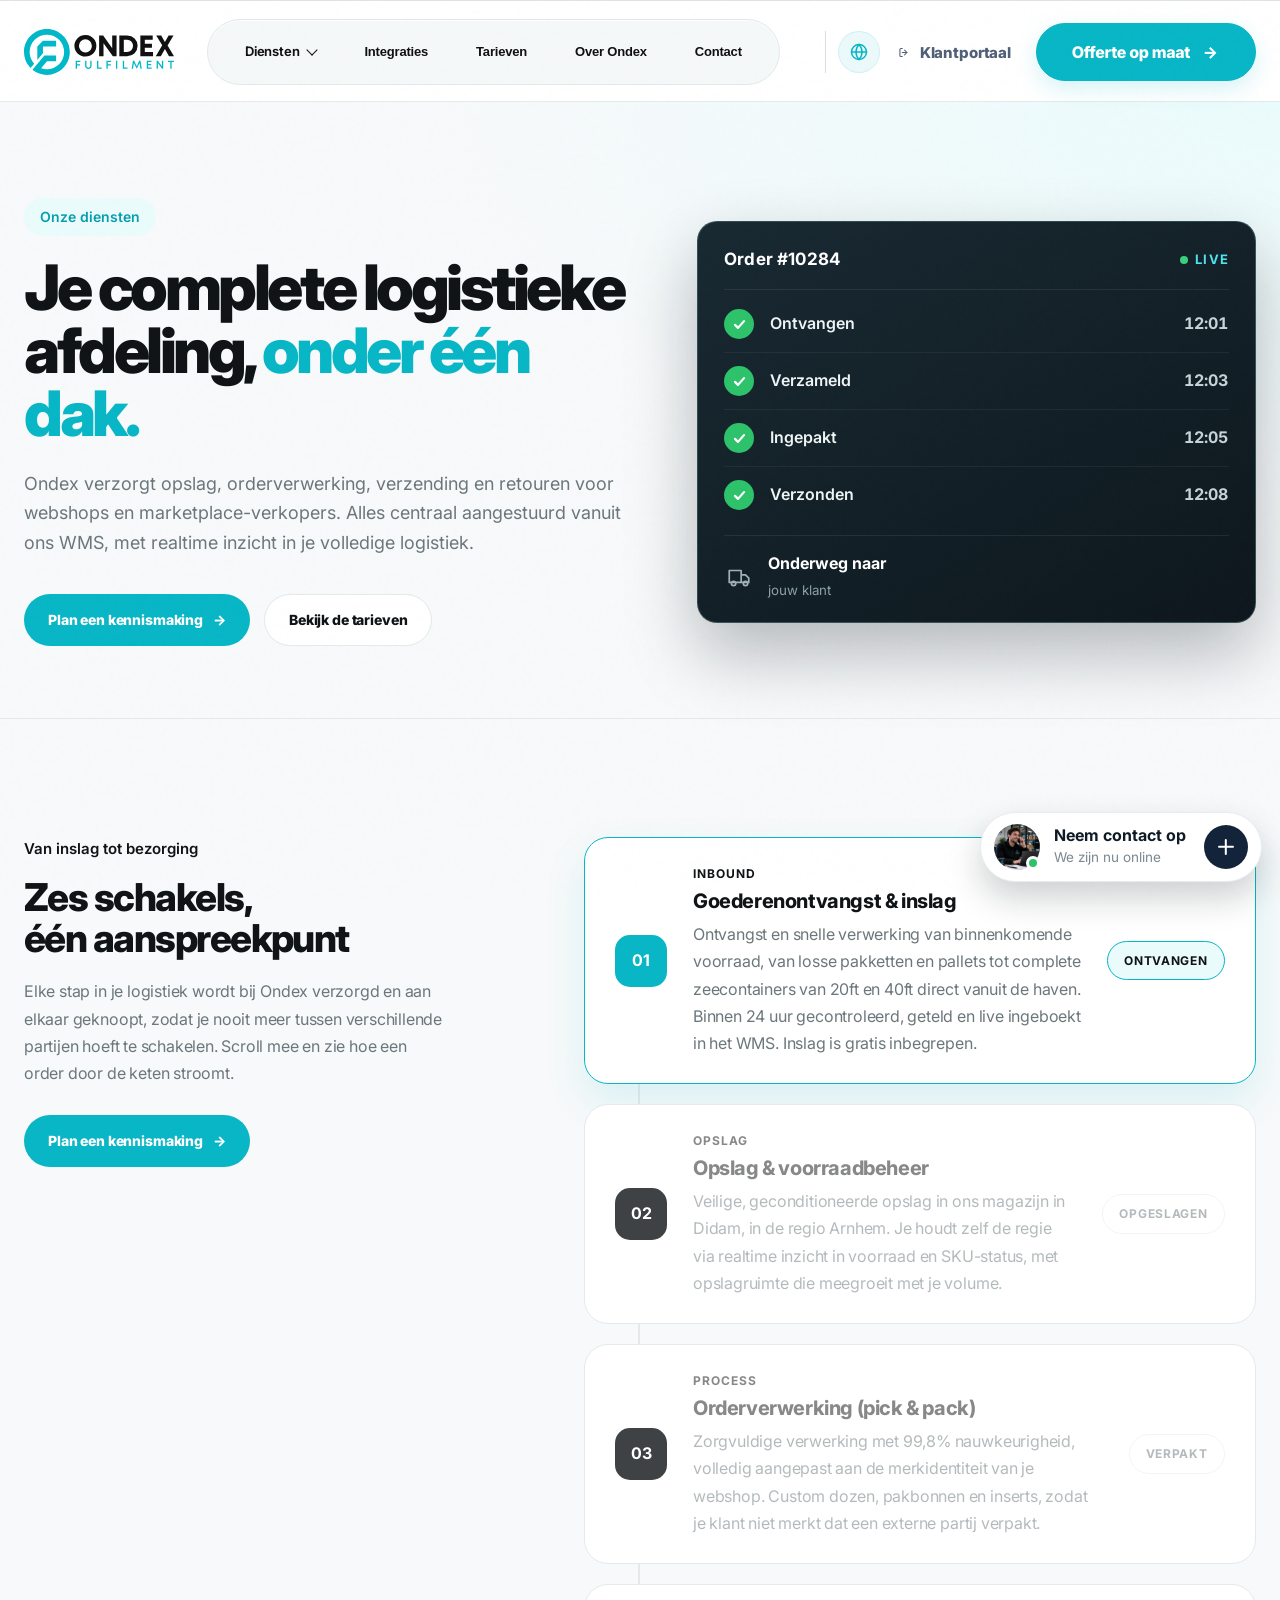
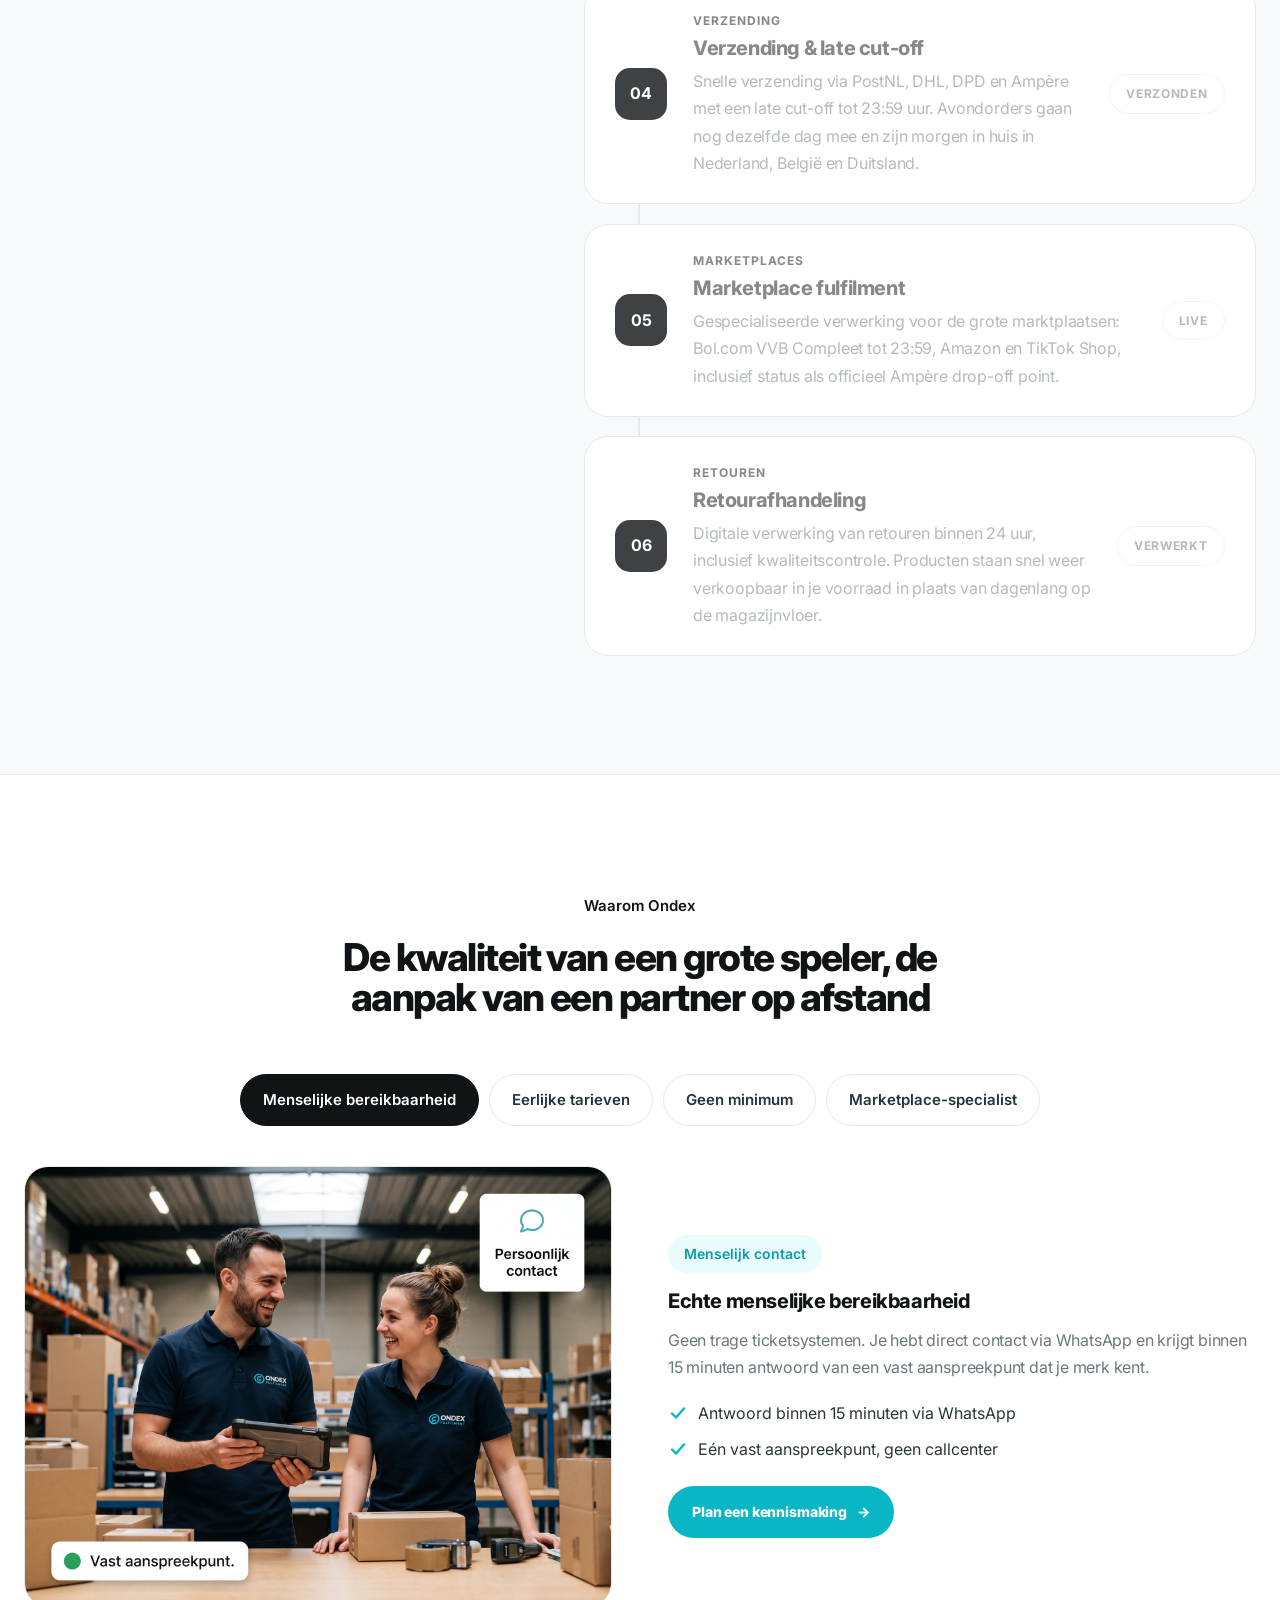
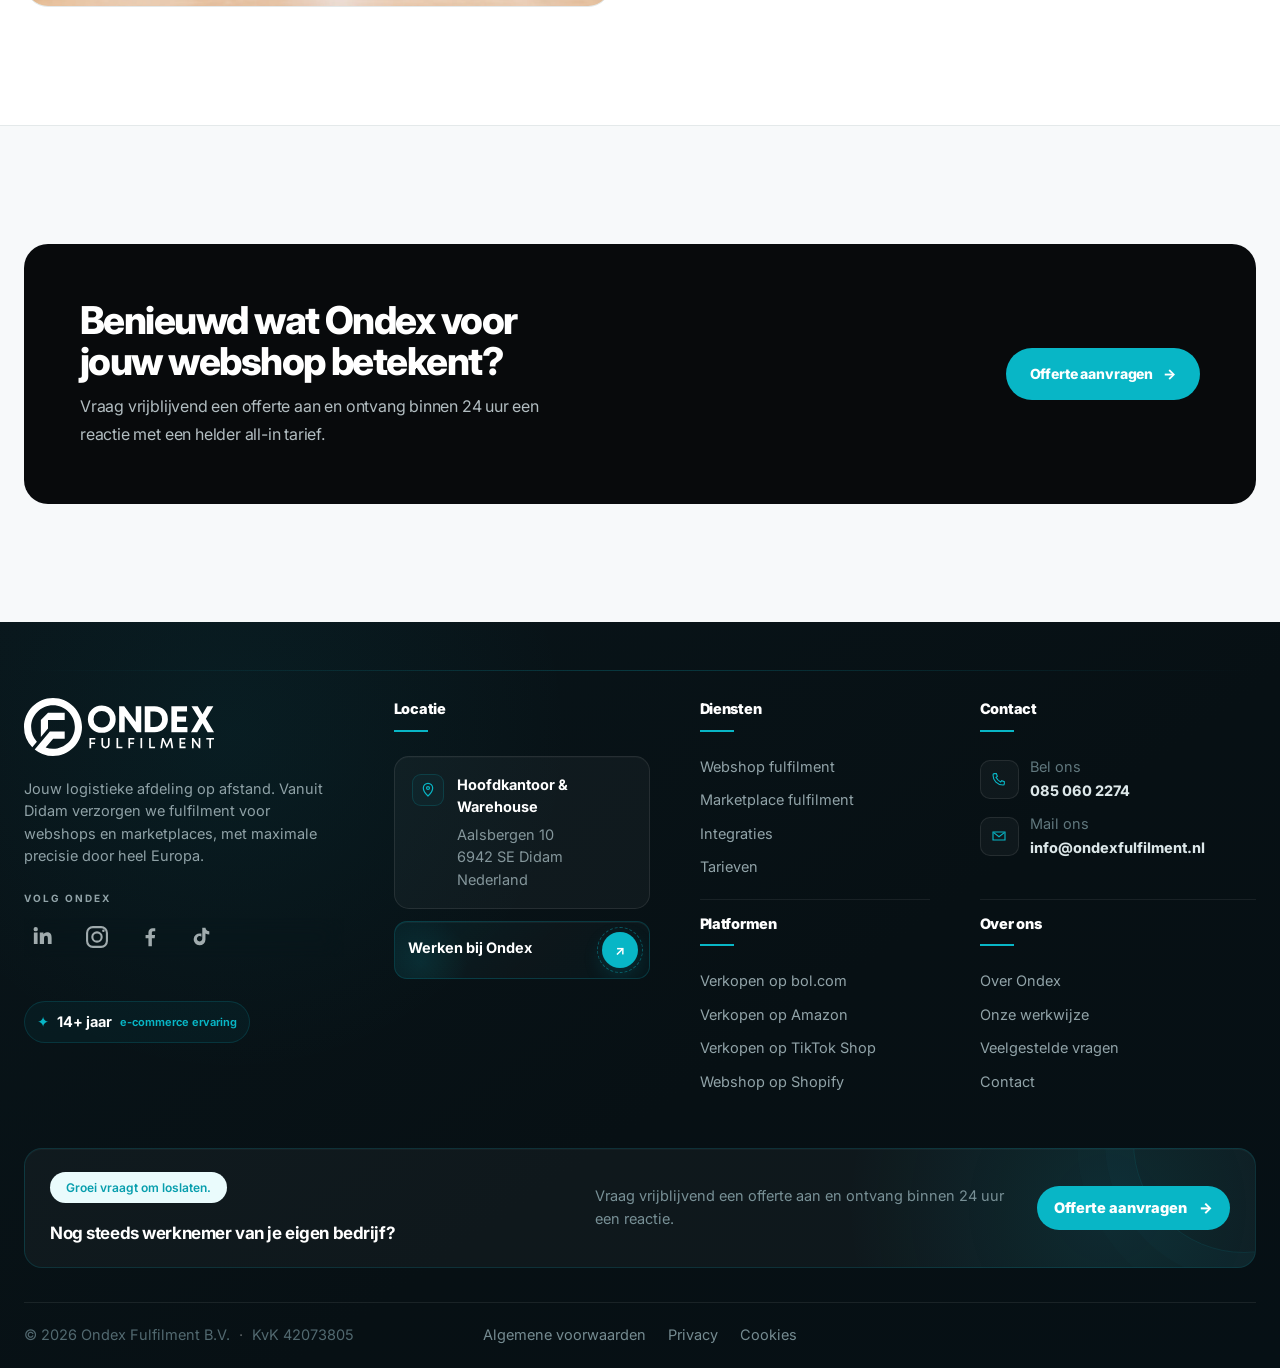
<file: diensten.html>
<!doctype html>
<html lang="nl-NL">
<head>
<meta charset="UTF-8">
<meta name="viewport" content="width=device-width,initial-scale=1">
<title>Diensten — Ondex Fulfilment</title>
<meta name="description" content="Van goederenontvangst tot retouren: Ondex verzorgt je complete e-commerce logistiek onder één dak. Opslag, pick & pack, verzending met late cut-off en marketplace fulfilment.">
<link rel="icon" type="image/svg+xml" sizes="any" href="assets/svg/asset-0dfa7847a272.svg">
<link rel="shortcut icon" href="assets/svg/asset-0dfa7847a272.svg">






<style>




:root{
  --font-sans:"Inter",Arial,sans-serif;
  --font-mono:"Space Mono",monospace;
}
html,body,button,input,select,textarea{font-family:var(--font-sans);}


*{box-sizing:border-box;}
html{scroll-behavior:smooth;}
body{margin:0;font-family:Inter,ui-sans-serif,system-ui,-apple-system,BlinkMacSystemFont,"Segoe UI",sans-serif;line-height:1.5;}
body:before{content:"";position:fixed;inset:0;pointer-events:none;z-index:9999;background-image:url("data:image/svg+xml,%3Csvg viewBox='0 0 180 180' xmlns='http://www.w3.org/2000/svg'%3E%3Cfilter id='n'%3E%3CfeTurbulence type='fractalNoise' baseFrequency='.8' numOctaves='3' stitchTiles='stitch'/%3E%3C/filter%3E%3Crect width='100%25' height='100%25' filter='url(%23n)' opacity='.35'/%3E%3C/svg%3E");}
a{text-decoration:none;color:inherit;}
button,input,textarea{font:inherit;}
button{border:0;cursor:pointer;}
.container{width:min(1240px,calc(100% - 48px));margin:auto;}
.topline{height:30px;background:#030611;color:#8996ab;font-size:11px;}

.topline strong{color:#dce5f3;}
@keyframes pulse{50%{box-shadow:0 0 0 7px rgba(200,255,53,.08)}}
.nav{z-index:100;}
.nav-inner{display:flex;align-items:center;}
.logo{display:flex;align-items:center;flex-shrink:0;}

.links{margin-left:auto;}
.links a{position:relative;}
.links a:after{content:"";position:absolute;left:0;right:100%;bottom:-8px;transition:.25s;}
.links a:hover:after{right:0;}

.btn{display:inline-flex;align-items:center;justify-content:center;gap:10px;padding:14px 20px;border-radius:999px;font-size:13px;font-weight:900;transition:transform .25s,box-shadow .25s,background .25s;}
.btn:hover{transform:translateY(-3px);}
.btn-blue{box-shadow:0 15px 35px rgba(23,104,255,.28);}
.menu{margin-left:auto;background:transparent;font-size:25px;}
h1{font-size:clamp(54px,6.4vw,88px);line-height:.91;letter-spacing:-.075em;margin:0 0 28px;max-width:820px;}

.section{padding:120px 0;}

.section h2{font-size:clamp(38px,4.7vw,62px);line-height:.96;margin:0;max-width:760px;}
.quote-section{padding:95px 0;text-align:center;}
.quote-section blockquote{max-width:930px;margin:0 auto;font-size:clamp(35px,5vw,64px);line-height:1;letter-spacing:-.065em;font-weight:850;}

.quote-section p{max-width:720px;margin:25px auto 0;color:var(--muted);font-size:16px;}
.faq-grid{display:grid;grid-template-columns:.65fr 1.35fr;gap:80px;}
.faq-list details{border-top:1px solid var(--line);padding:24px 0;}
.faq-list details:last-child{border-bottom:1px solid var(--line);}
summary{list-style:none;cursor:pointer;font-size:17px;font-weight:900;display:flex;justify-content:space-between;gap:20px;}
summary::-webkit-details-marker{display:none;}
summary:after{content:"+";font-size:24px;font-weight:400;}
.faq-list details[open] summary:after{content:"−";}
.faq-list p{color:var(--muted);max-width:720px;margin:13px 0 0;}
.support{position:fixed;z-index:150;}
.support-main{font-size:21px;}

.support-panel{position:absolute;right:0;width:300px;background:#fff;padding:20px;opacity:0;pointer-events:none;transform:translateY(15px) scale(.96);transition:.25s;}
.support.open .support-panel{opacity:1;pointer-events:auto;transform:none;}
.support-panel p{font-size:12px;color:#657188;margin:17px 0;}

@media(max-width:1000px){.links{display:none;}
.menu{display:block;}
.actions{margin-left:auto;}
.faq-grid{grid-template-columns:1fr;gap:45px;}}
@media(max-width:650px){.container{width:min(100% - 28px,1240px);}
.topline{display:none;}
.nav-inner{height:68px;}
h1{font-size:51px;}
.section{padding:80px 0;}
.support{right:14px;bottom:14px;}
.support-panel{width:285px;}

}
@media(prefers-reduced-motion:reduce){*,*:before,*:after{scroll-behavior:auto!important;animation:none!important;transition:none!important;}}
:root{--cyan2:#4bdde7;}

#integraties{position:relative;overflow:hidden;background:linear-gradient(180deg,#f7f9fa,#fff);}
#integraties:before{content:"";position:absolute;width:760px;height:760px;border-radius:50%;right:-420px;top:70px;border:1px solid rgba(11,181,197,.08);box-shadow:0 0 0 80px rgba(11,181,197,.022),0 0 0 160px rgba(11,181,197,.012);}
#integraties .container{position:relative;z-index:2;}

@media(max-width:650px){}
:root{--ondex2:#4ee4ed;--carbon:#080a0c;--paper:#f7f9fa;}
body{cursor:default;}


.cursor-glow{position:fixed;width:340px;height:340px;border-radius:50%;pointer-events:none;z-index:0;background:radial-gradient(circle,rgba(8,182,198,.07),transparent 68%);transform:translate(-50%,-50%);opacity:0;transition:opacity .25s;}
@media(max-width:650px){.logo img{width:145px;}}
@media(prefers-reduced-motion:reduce){.cursor-glow{display:none;}}
.nav{
  position:sticky!important;


  }
.nav .container,.nav-inner{
  display:flex!important;
  align-items:center!important;
  }
.logo{margin-right:auto!important;}
.logo img{

  display:block!important;}
.links{


  letter-spacing:-.02em;
  }
.links a{display:flex!important;
  align-items:center!important;


  border-radius:999px!important;
  transition:background .22s,color .22s,transform .22s!important;}

.links a:hover{background:#f3f5f7!important;
  color:#111!important;
  transform:none!important;}
.links a:first-child:hover{background:#e3eaff!important;
  color:#069EAD!important;}
.links a:after{display:none!important;}

.actions .btn-blue{


  font-family:Arial,Helvetica,sans-serif;
  }

@media(min-width:1001px){.links a:first-child{padding-left:27px!important;padding-right:27px!important;}}
@media(max-width:1100px){.nav{height:100px;}
.links{font-size:14px;}
.links a{padding:0 16px!important;min-height:48px!important;}
.actions .btn-blue{min-height:48px;padding:0 16px!important;}
.logo img{width:145px;}}
@media(max-width:900px){.nav{height:86px;border-top:1px solid #111!important;}
.links{display:none!important;}
.menu{display:block!important;
    margin-left:auto!important;
    width:52px!important;height:52px!important;
    border:1px solid #d9d9d9!important;
    border-radius:50%!important;
    background:#fff!important;}
.actions{margin-left:0!important;}
.actions .btn-blue{min-height:50px;}}
@media(max-width:620px){.nav{height:78px;}}


.links a{min-height:52px!important;
  padding:0 18px!important;}
.links a:first-child{background:#e9efff!important;
  color:#069EAD!important;}


@media(max-width:1250px){.links{font-size:13px;}
.links a{padding:0 12px!important;}
}
@media(max-width:1080px){.links{display:none!important;}
.menu{display:block!important;margin-left:auto!important;}
.actions{margin-left:auto!important;}}
@media(max-width:620px){.actions .btn-blue{display:none!important;}}

.topline .inner{height:100%;display:flex;justify-content:space-between;align-items:center;}

.nav-inner{gap:18px;}
.links{display:flex!important;align-items:center!important;margin:0!important;border:1px solid #d9d9d9!important;border-radius:999px!important;background:#fff!important;font-family:Arial,Helvetica,sans-serif;font-weight:500;color:#090909!important;white-space:nowrap;position:relative;}
.links>a,.menu-drop>button{display:flex;align-items:center;border-radius:999px;background:transparent;color:#111;font:inherit;font-weight:500;}
.links>a:hover,.menu-drop>button:hover{background:#f3f5f7!important;}
.links>a:after{display:none!important;}
.menu-drop{position:relative;}
.menu-drop>button{border:0;cursor:pointer;}
.menu-drop>button:after{font-size:13px;}

.drop-panel{position:absolute;left:0;top:65px;width:330px;background:#fff;border:1px solid #dedede;border-radius:22px;padding:10px;box-shadow:0 24px 70px rgba(0,0,0,.13);opacity:0;transform:translateY(8px);pointer-events:none;transition:.2s;z-index:220;}
.menu-drop.open .drop-panel{opacity:1;transform:none;pointer-events:auto;}
.drop-panel a{display:block!important;padding:14px 15px!important;border-radius:14px!important;font-size:14px;font-weight:700;}
.drop-panel a:hover{background:#f4f7f8!important;}
.drop-panel small{display:block;color:#84909c;font-size:10px;font-weight:500;margin-top:3px;}
.actions{margin-left:auto!important;display:flex!important;}

.menu{display:none!important;}
@media(max-width:1180px){
.links>a,.menu-drop>button{padding:0 12px!important;}
}
@media(max-width:1020px){.links{display:none!important;}
.menu{display:block!important;margin-left:auto!important;width:52px;height:52px;border:1px solid #ddd;border-radius:50%;background:#fff!important;}
}
@media(max-width:620px){.nav{height:82px;}
.topline{display:none!important;}

}
:root{--ondex-cyan:#08B6C6;
 --ondex-cyan-soft:#EAFBFC;
 --ondex-black:#111111;

 --ondex-offwhite:#F7F8F8;
 --ondex-gray:#68737D;
 }
.btn-blue{background:var(--ondex-cyan)!important;color:#fff!important;}


.nav .container,.nav-inner{height:100%!important;gap:14px!important;}

.actions .btn-blue{font-size:12px;}
@media(max-width:1180px){.nav{height:88px;}
.logo img{width:138px;}
.links{font-size:13px;}
.links>a,.menu-drop>button{padding:0 11px!important;min-height:44px!important;}
.actions .btn-blue{min-height:44px;}}
@media(max-width:1020px){.nav{height:82px;}}
@media(max-width:620px){.nav{height:76px;}
.logo img{width:126px;}}
:root{--ondex:#08B6C6;
  --ondex-soft:#EAFBFC;
  --ondex-ink:#111111;
  --ondex-white:#FFFFFF;
  --ondex-line:#E2E6E8;}
.nav{border-top:1px solid rgba(17,17,17,.12)!important;}
.nav.nav-scrolled{height:78px;}

.links{padding:6px 8px!important;font-size:13px;gap:0;border-color:#dfe4e6!important;box-shadow:0 6px 24px rgba(17,17,17,.035);}
.links>a,.menu-drop>button{min-height:42px!important;padding:0 14px!important;}
.actions{gap:7px;}
.quote-copy{display:flex;flex-direction:column;align-items:flex-start;line-height:1.05;}
.quote-copy b{font-size:11px;letter-spacing:-.01em;}
.quote-copy small{font-size:8px;font-weight:700;color:#8a949b;margin-top:3px;}
.actions .btn-blue{
  display:flex!important;align-items:center;
  overflow:hidden!important;}

.actions .btn-blue .quote-copy small{color:#aeb6bb;}
.reveal{transition-duration:.9s!important;transition-timing-function:cubic-bezier(.16,1,.3,1)!important;}
.section h2,.quote-section blockquote{view-transition-name:none;}
@media(max-width:1160px){.nav{height:82px;}
.logo img{width:134px;}
.links{font-size:12px;}
.links>a,.menu-drop>button{padding:0 10px!important;}
.quote-copy small{display:none;}}
@media(max-width:1030px){.links{display:none!important;}
.menu{display:block!important;}
}
@media(max-width:620px){.nav{height:74px;}
.logo img{width:125px;}
}
.actions .btn-blue{height:42px;
  min-height:42px;
  padding:0 7px 0 12px!important;
  border-radius:999px;
  background:#08B6C6!important;
  color:#fff!important;
  gap:8px;
  box-shadow:0 8px 22px rgba(8,182,198,.18);}
.actions .btn-blue:hover{background:#079DAC!important;
  box-shadow:0 10px 26px rgba(8,182,198,.22);
  transform:translateY(-1px)!important;}
.actions .btn-blue .quote-copy b{font-size:10px;
  font-weight:900;
  letter-spacing:.01em;}
.actions .btn-blue .quote-copy small{display:none!important;}
@media(max-width:1160px){.actions .btn-blue{padding:0 6px 0 10px!important;}}

@media(max-width:620px){}
.logo img{width:150px;
  height:auto;
  object-fit:contain;}

@media(max-width:620px){.logo img{width:132px;}}
header.nav .logo img{display:block!important;
  opacity:1;
  visibility:visible!important;
  filter:none!important;
  width:150px;
  max-height:52px;}
footer .logo img{display:block!important;
  opacity:1;
  visibility:visible!important;
  filter:brightness(0) invert(1)!important;}

.trust .container{position:relative;
  }
.trust-grid{display:grid;
  grid-template-columns:1fr 1fr 1.12fr 1fr 1fr;


  overflow:hidden;
  backdrop-filter:blur(18px);}
.trust-card{

  display:flex;
  align-items:center;
  gap:14px;
  position:relative;
  border-right:1px solid #E7EAEC;

  }

.trust-card:hover{

  z-index:3;}
.trust-icon{


  font-size:10px;
  font-weight:950;
  letter-spacing:.04em;}
.trust-card b{display:block;
  color:#111;
  font-size:13px;
  line-height:1.18;
  letter-spacing:-.015em;
  margin-bottom:5px;}
.trust-card span{display:block;
  color:#7A858C;
  font-size:9px;
  line-height:1.3;
  font-weight:700;}
.trust-highlight{
  border-right-color:#111;}
.trust-highlight:hover{background:#111;}
.trust-highlight .trust-value{


  white-space:nowrap;}


.trust-highlight:after{content:"";
  position:absolute;
  right:-24px;top:-34px;
  width:90px;height:90px;border-radius:50%;
  border:1px solid rgba(8,182,198,.25);
  box-shadow:0 0 0 16px rgba(8,182,198,.035);}
@media(max-width:1050px){.trust-grid{grid-template-columns:repeat(3,1fr);}
.trust-card{border-bottom:1px solid #E7EAEC;}
.trust-card:nth-child(3){border-right:0;}
.trust-card:nth-child(4),.trust-card:nth-child(5){border-bottom:0;}}
@media(max-width:700px){.trust{padding-bottom:22px;}
.trust .container{margin-top:-16px;}
.trust-grid{grid-template-columns:1fr;border-radius:20px;}
.trust-card{min-height:82px;
    border-right:0!important;
    border-bottom:1px solid #E7EAEC!important;
    padding:16px 18px;}
.trust-card:last-child{border-bottom:0!important;}
.trust-highlight{order:-1;}}
.trust{padding:0!important;
  margin:0!important;

  position:relative!important;
  z-index:10!important;}
.trust:before{content:"";
  position:absolute;
  left:0;right:0;top:0;
  height:42px;

  z-index:-1;}
.trust .container{margin-top:0!important;
  transform:translateY(-1px);}
.trust-grid{


  position:relative;}
.trust-grid:before{content:"";
  position:absolute;
  left:0;right:0;top:0;


  opacity:.8;
  z-index:5;}
.trust-card{min-height:104px!important;
  padding:19px 20px!important;}
.trust-highlight{background:#0B1115!important;}
.trust + section{padding-top:92px!important;}
@media(max-width:700px){.trust:before{height:24px;}
.trust-grid{border-radius:0 0 20px 20px;}
.trust-card{min-height:78px;}
.trust + section{padding-top:68px!important;}}
html,body,button,input,textarea,select,a,p,span,small,strong,b,em,i,h1,h2,h3,h4,h5,h6,nav,header,footer,section,article,div{font-family:"Inter",-apple-system,BlinkMacSystemFont,"Segoe UI",Arial,sans-serif;}
body{font-weight:400;
  -webkit-font-smoothing:antialiased;
  text-rendering:optimizeLegibility;}
h1,h2,h3,h4,h5,h6{font-weight:800;
  letter-spacing:-.045em;}
.section h2{font-weight:800;
  letter-spacing:-.052em;}
.links,.menu-drop>button,.actions a,.actions button,.btn{font-weight:700;
  letter-spacing:-.015em;}
.section p{letter-spacing:-.012em;}

.trust-card b{font-weight:700;}

.logo img{font-family:initial!important;}

.trust-icon svg{
  fill:none;
  stroke:currentColor;
  stroke-width:1.7;
  stroke-linecap:round;
  stroke-linejoin:round;}


.trust-highlight .trust-value{
  margin-right:2px;}
.trust-card:hover .trust-icon{transform:translateY(-2px);}
.trust-icon{transition:transform .3s cubic-bezier(.16,1,.3,1);}
.trust-highlight,.trust-highlight:hover{
  border-right-color:#E7EAEC!important;}

.trust-highlight .trust-check{background:#EAFBFC!important;
  color:#08B6C6!important;}
.trust-highlight:after{display:none!important;}
.actions a[href*="portal"]::after{content:none!important;
  display:none!important;}
.actions a:last-child,.actions .quote,a[href*="offerte"].btn{background:#08B6C6!important;
  color:#071018!important;
  border-color:#08B6C6!important;
  border-radius:999px;
  box-shadow:none;
  font-weight:700;
  min-height:46px;
  padding:0 20px!important;
  display:inline-flex!important;
  align-items:center;
  justify-content:center;
  gap:8px;
  transition:transform .28s cubic-bezier(.16,1,.3,1),box-shadow .28s ease,background .28s ease!important;}
.actions a:last-child:hover,.actions .quote:hover,a[href*="offerte"].btn:hover{transform:translateY(-2px)!important;
  background:#08B6C6!important;
  box-shadow:0 10px 24px rgba(8,182,198,.20);}
:root{--navy:#071014!important;
  --navy2:#0B151A!important;
  --blue:#08B6C6!important;
  --cyan:#08B6C6!important;
  --lime:#08B6C6!important;
  --white:#fff!important;
  --ink:#101416!important;
  --muted:#6C777C!important;
  --line:#E4E9EA!important;
  --soft:#F6F8F8!important;
  --shadow:0 24px 70px rgba(12,22,26,.09)!important;
  --radius:24px!important;}
html{scroll-padding-top:92px;}
body{background:#fff!important;
  color:#101416!important;
  overflow-x:clip!important;}
body:before{opacity:.018;}
.topline{display:none!important;}
.nav{top:0!important;


  transition:box-shadow .35s ease,background .35s ease,transform .35s ease!important;}


.links a:after{background:#08B6C6!important;height:1.5px!important;}
.menu-drop>button,.links a{color:#2B3438!important;}
.actions .btn-blue,.btn-blue{background:#08B6C6!important;
  color:#071014!important;
  box-shadow:none;}
.section{position:relative;
  isolation:isolate;
padding-top:118px!important;padding-bottom:118px!important;}


.trust{background:#fff!important;}
.trust:before{background:linear-gradient(180deg,#0A1216 0%,#0A1216 48%,#fff 48%,#fff 100%)!important;}
.trust-grid{border-radius:0 0 22px 22px!important;
  }
.trust-grid:before{height:2px!important;
  background:linear-gradient(90deg,transparent,#08B6C6 25%,#08B6C6 75%,transparent)!important;}
.trust-card{background:#fff!important;
  transition:background .3s ease,transform .35s cubic-bezier(.16,1,.3,1)!important;}
.trust-card:hover{background:#F5FCFC!important;transform:translateY(-3px)!important;}
.trust-highlight,.trust-highlight:hover{background:#fff!important;}
.trust-highlight b{color:#111!important;}
.trust-highlight span{color:#7A858C!important;}

.quote-section{background:#fff!important;
  border-block:1px solid #E8ECEC!important;
  overflow:hidden;}
.quote-section:after{content:"";
  position:absolute;
  width:440px;height:440px;
  left:50%;top:50%;
  transform:translate(-50%,-50%);
  border-radius:50%;
  border:1px solid rgba(8,182,198,.10);
  box-shadow:0 0 0 70px rgba(8,182,198,.024),0 0 0 140px rgba(8,182,198,.014);
  z-index:-1;}
.quote-section blockquote span{color:#08B6C6!important;}

.faq-list details{transition:background .3s ease,padding-inline .3s ease!important;}
.faq-list details:hover{background:#F7FAFA;padding-inline:14px!important;}
summary:after{color:#08B6C6!important;transition:transform .25s ease;}
details[open] summary:after{transform:rotate(180deg);}
.reveal{opacity:0;
  transform:translateY(26px) scale(.992);
  filter:blur(4px);
  transition:
    opacity .75s cubic-bezier(.16,1,.3,1),
    transform .75s cubic-bezier(.16,1,.3,1),
    filter .75s ease!important;}
.reveal.visible{opacity:1;transform:none;filter:none;}
.cursor-glow{display:none!important;}
.btn,.actions a,.actions button{transition:transform .3s cubic-bezier(.16,1,.3,1),box-shadow .3s ease,background .3s ease!important;}
.btn-blue:hover,.actions .btn-blue:hover{transform:translateY(-2px)!important;
  box-shadow:0 14px 30px rgba(8,182,198,.20);}
@supports (animation-timeline:view()){.quote-section blockquote{animation:v26-quote-in both linear;
    animation-timeline:view();
    animation-range:entry 12% cover 42%;}
@keyframes v26-quote-in{
    from{letter-spacing:-.07em;opacity:.35}
    to{letter-spacing:-.045em;opacity:1}
  }}
@media(max-width:900px){.section{padding-top:88px!important;padding-bottom:88px!important;}}
@media(max-width:700px){.nav-inner{height:66px;}
.section{padding-top:72px!important;padding-bottom:72px!important;}
.trust-grid{border-radius:0 0 18px 18px;}}
@media(prefers-reduced-motion:reduce){html{scroll-behavior:auto!important;}
*,*:before,*:after{animation-duration:.001ms!important;
    animation-iteration-count:1!important;
    scroll-behavior:auto!important;
    transition-duration:.001ms!important;}
.reveal{opacity:1;transform:none!important;filter:none!important;}}
.btn-blue,.actions .btn-blue,.actions .quote,.actions a:last-child,a[href*="offerte"].btn{background:#08B6C6!important;
  color:#fff!important;
  border-color:#08B6C6!important;}
.btn-blue:hover,.btn-blue:focus-visible,.actions .btn-blue:hover,.actions .btn-blue:focus-visible,.actions .quote:hover,.actions .quote:focus-visible,.actions a:last-child:hover,.actions a:last-child:focus-visible,a[href*="offerte"].btn:hover,a[href*="offerte"].btn:focus-visible{background:#069EAD!important;
  color:#fff!important;
  border-color:#069EAD!important;}
.btn-blue svg,.actions .btn-blue svg,.actions .quote svg,.actions a:last-child svg{color:currentColor!important;
  stroke:currentColor!important;}
.nav{
  backdrop-filter:none!important;
  -webkit-backdrop-filter:none!important;}

.actions .btn-blue,.actions .quote,.actions a:last-child{min-width:190px;
  height:60px;
  min-height:60px;
  padding:0 28px!important;
  border-radius:999px;

  border:1px solid #08B6C6!important;


  line-height:1;


  display:inline-flex!important;
  align-items:center;
  justify-content:center;
  white-space:nowrap;}
.actions .btn-blue:hover,.actions .quote:hover,.actions a:last-child:hover,.actions .btn-blue:focus-visible,.actions .quote:focus-visible,.actions a:last-child:focus-visible{background:#069EAD!important;
  border-color:#069EAD!important;
  color:#fff!important;
  transform:translateY(-2px)!important;
  box-shadow:0 12px 26px rgba(8,182,198,.20);}
.links{min-height:52px!important;}
@media(max-width:1100px){.nav-inner{height:82px;min-height:82px;}
.actions .btn-blue,.actions .quote,.actions a:last-child{min-width:164px;
    height:54px;
    min-height:54px;
    padding:0 22px!important;
    font-size:15px;}}
@media(max-width:700px){.nav-inner{height:70px;min-height:70px;}}
.actions .btn-blue,.actions .quote,.actions a:last-child{font-size:18px;
  font-weight:700;
  letter-spacing:-.03em;}
.actions{align-items:center;}
@media(max-width:1100px){.actions .btn-blue,.actions .quote,.actions a:last-child{font-size:16px;}}
.integrations{position:relative;
  padding:132px 0 140px;
  background:#F7F9F9!important;
  overflow:hidden;
  border-block:1px solid #E5EAEB;}
.integrations:before{content:"";
  position:absolute;
  inset:0;
  background:
    radial-gradient(circle at 84% 18%,rgba(8,182,198,.07),transparent 24%),
    linear-gradient(90deg,transparent 0%,transparent 44%,rgba(7,16,20,.018) 44%,rgba(7,16,20,.018) 100%);
  pointer-events:none;}
.integrations-layout{position:relative;
  z-index:2;
  display:grid;
  grid-template-columns:minmax(330px,.78fr) minmax(760px,1.55fr);
  gap:78px;
  align-items:start;}
.integrations-copy{position:sticky;
  top:118px;
  padding-top:6px;}
.integrations-kicker{display:flex;
  align-items:center;
  gap:10px;
  margin-bottom:24px;
  color:#5C696E;
  font-size:11px;
  font-weight:800;
  letter-spacing:.12em;
  text-transform:uppercase;}
.integrations-kicker span{width:24px;height:1px;background:#08B6C6;}
.integrations h2{margin:0;
  max-width:570px;
  color:#101416!important;
  font-size:clamp(46px,4.4vw,68px);
  line-height:.96;
  letter-spacing:-.064em;
  font-weight:800;
  text-wrap:balance;}
.integrations h2 em{color:#08B6C6!important;
  font-style:normal;}
.integrations-copy>p:last-of-type{margin:20px 0 0;
  max-width:520px;
  color:#697579!important;
  font-size:15px;
  line-height:1.68;}
.integrations-cta{min-width:235px;
  height:58px;
  margin-top:34px;
  padding:0 22px 0 24px;
  border-radius:999px;
  background:#111;
  color:#fff!important;
  display:inline-flex;
  align-items:center;
  justify-content:space-between;
  gap:22px;
  text-decoration:none;
  font-size:14px;
  font-weight:800;
  transition:transform .3s cubic-bezier(.16,1,.3,1),box-shadow .3s ease,background .3s ease;}
.integrations-cta b{color:#08B6C6;
  font-size:18px;
  transition:transform .3s cubic-bezier(.16,1,.3,1);}
.integrations-cta:hover{background:#000;
  transform:translateY(-2px);
  box-shadow:0 14px 30px rgba(16,20,22,.14);}
.integrations-cta:hover b{transform:translateX(4px);}
.integrations-stage{position:relative;
  border:1px solid #D8E0E1;
  border-radius:30px;
  background:#fff;
  overflow:hidden;
  box-shadow:0 28px 90px rgba(16,20,22,.09);}
.integrations-groups{padding:24px;
  background:#F7F9F9;}
.integrations-group{margin-top:20px;}
.integrations-group:first-child{margin-top:0;}
.integrations-group-head{display:flex;
  align-items:center;
  justify-content:space-between;
  margin:0 2px 9px;}
.integrations-group-head span{color:#111;
  font-size:11px;
  font-weight:850;
  letter-spacing:.04em;
  text-transform:uppercase;}
.integrations-group-head small{color:#98A3A6;
  font-size:9px;
  font-weight:750;}
.integrations-grid{display:grid;
  grid-template-columns:repeat(6,1fr);
  border:1px solid #DCE3E4;
  border-radius:18px;

  background:#fff;}
.integration{position:relative;
  min-height:126px;
  padding:16px 14px 14px;
  border-right:1px solid #E3E8E9;
  background:#fff;
  color:#111!important;
  text-decoration:none;
  display:flex;
  flex-direction:column;
  justify-content:flex-end;
  }
.integration:last-child{border-right:0;}
.integration:before{content:"";
  position:absolute;


  background:#08B6C6;


  }
.integration:hover{background:#F1FBFC;
  transform:translateY(-4px);
  z-index:3;
  box-shadow:0 14px 30px rgba(16,20,22,.08);}
.integration:hover:before{transform:scaleX(1);}
.logo-box{min-height:44px;
  margin-bottom:auto;
  display:flex;
  align-items:center;}
.logo-box img{max-width:92px;
  max-height:30px;
  display:block;
  object-fit:contain;
  object-position:left center;}
.integration b{color:#111!important;
  font-size:12.5px;
  line-height:1.1;
  }
.integration small{margin-top:5px;
  color:#8B979B;
  font-size:10px;
  line-height:1;
  font-weight:850;
  letter-spacing:.10em;
  text-transform:uppercase;}
.integration.custom{background:linear-gradient(180deg,#fff,#F3FCFD);}
.logo-box.code{width:40px;height:40px;
  min-height:40px;
  border-radius:12px;
  display:grid;
  place-items:center;
  background:#E9FAFC;
  color:#08B6C6;
  font-family:ui-monospace,SFMono-Regular,Menlo,monospace;
  font-size:14px;
  font-weight:900;}
@media(max-width:1180px){.integrations-layout{grid-template-columns:1fr;}
.integrations-copy{position:relative;top:auto;}}
@media(max-width:900px){.integrations{padding:92px 0;}
.integrations-grid{grid-template-columns:repeat(3,1fr);}
.integration{border-bottom:1px solid #E3E8E9;}
.integration:nth-child(3n){border-right:0;}
.integration:nth-last-child(-n/**/+3){border-bottom:0;}}
@media(max-width:620px){.integrations{padding:72px 0;}
.integrations h2{font-size:42px;}
.integrations-grid{grid-template-columns:repeat(2,1fr);}
.integration:nth-child(3n){border-right:1px solid #E3E8E9;}
.integration:nth-child(2n){border-right:0;}
.integration:nth-last-child(-n/**/+3){border-bottom:1px solid #E3E8E9;}
.integration:nth-last-child(-n/**/+2){border-bottom:0;}
.integrations-stage{border-radius:22px;}}
.nav{

  box-shadow:none;}
.nav .links{background:#F5F8F8!important;
  border:1px solid #E3E9EA!important;

  box-shadow:inset 0 1px 0 rgba(255,255,255,.9)!important;}
.nav .links > a,.nav .menu-drop > button{color:#111!important;
  background:transparent!important;

  font-weight:650;
  transition:background .25s ease,color .25s ease,transform .25s ease!important;}
.nav .links > a:hover,.nav .menu-drop > button:hover{background:#E8FAFC!important;
  color:#087D88!important;}
.nav .links > a.active,.nav .links > a[aria-current="page"]{background:#DDF8FA!important;
  color:#087D88!important;}
.nav .links > a:after{display:none!important;}
.actions .btn-blue,.actions .quote,.actions a:last-child{background:#08B6C6!important;
  border-color:#08B6C6!important;
  color:#fff!important;}
.actions .btn-blue:hover,.actions .quote:hover,.actions a:last-child:hover{background:#069EAD!important;
  border-color:#069EAD!important;
  color:#fff!important;}
.nav.nav-scrolled{background:rgba(255,255,255,.96)!important;
  border-bottom-color:#DEE5E6!important;
  box-shadow:0 12px 35px rgba(7,16,20,.065);}
@media(max-width:900px){.nav .links{background:#fff!important;}}
.integrations-group-head{min-height:20px;}
.integrations-group-head > small{display:none!important;}
.integration .logo-box img{display:block!important;
  opacity:1!important;
  filter:none!important;}
.integrations-copy .integrations-kicker{display:none!important;}
.integrations-copy h2{max-width:560px!important;}
main section h2,body > section h2,.integrations-copy h2{


  color:#101416!important;
  }

@media(max-width:620px){main section h2,body > section h2,.integrations-copy h2{font-size:clamp(38px,11vw,46px);
    line-height:1;}}
html,body,button,input,select,textarea,a,p,span,small,strong,b,h1,h2,h3,h4,h5,h6{font-family:"Inter",Arial,sans-serif;}
main section h2,body > section h2,.integrations-copy h2{font-family:"Inter",Arial,sans-serif;
  font-weight:800;
  letter-spacing:-.065em;
  line-height:.94;
  text-wrap:balance;
font-size:clamp(48px,4.7vw,72px);
  max-width:980px;}

.title-accent{color:#08B6C6!important;
  font:inherit!important;}
section[class*="dark"] h2,.quote-section h2,footer h2{color:#fff!important;}
section[class*="dark"] h2 .title-accent,.quote-section h2 .title-accent,footer h2 .title-accent{color:#08B6C6!important;}
.integration b{font-family:"Inter",Arial,sans-serif;
  font-weight:750;
  letter-spacing:-.025em;}
@media(max-width:760px){main section h2,body > section h2,.integrations-copy h2{font-size:clamp(40px,11.5vw,52px);
    line-height:.96;
    letter-spacing:-.055em;}}
.integrations-copy h2.integrations-title{font-size:clamp(46px,4.25vw,66px);
  line-height:.96;
  letter-spacing:-.062em;
  font-weight:800;
  max-width:650px!important;
  margin:0!important;}
.integrations-copy h2.integrations-title .title-accent{display:block;
  margin-top:7px;}
@media(max-width:620px){.integrations-copy h2.integrations-title{font-size:clamp(38px,10.5vw,48px);}}
.integrations-grid{overflow:hidden!important;}
.integration{transform:none!important;
  box-shadow:none!important;
  isolation:isolate;
  transition:
    background-color .24s ease,
    border-color .24s ease!important;}
.integration:hover,.integration:focus-visible{transform:none!important;
  z-index:auto!important;
  box-shadow:none!important;
  background:#F2FBFC!important;}
.integration:before{left:0!important;
  right:auto!important;
  top:0!important;
  bottom:0!important;
  width:3px!important;
  height:auto!important;
  transform:scaleY(0)!important;
  transform-origin:center!important;
  transition:transform .28s cubic-bezier(.16,1,.3,1)!important;}
.integration:hover:before,.integration:focus-visible:before{transform:scaleY(1)!important;}
.integration .logo-box img{transform:none!important;
  transition:transform .28s cubic-bezier(.16,1,.3,1), opacity .2s ease!important;
  transform-origin:left center;}
.integration:hover .logo-box img,.integration:focus-visible .logo-box img{transform:translateX(3px) scale(1.025)!important;}
.integrations-group-head,.integrations-group-head span,.integrations-title{transform:none!important;}
.ondex-orchestrator{position:relative;
  padding:25px 24px 20px;
  background:#071014;
  color:#fff;
  overflow:hidden;}
.ondex-orchestrator:before{content:"";
  position:absolute;inset:0;
  pointer-events:none;
  background:
    radial-gradient(circle at 50% 20%,rgba(8,182,198,.12),transparent 32%),
    linear-gradient(rgba(255,255,255,.025) 1px,transparent 1px),
    linear-gradient(90deg,rgba(255,255,255,.025) 1px,transparent 1px);
  background-size:auto,30px 30px,30px 30px;}
.orchestrator-head{position:relative;
  display:flex;justify-content:space-between;align-items:flex-start;gap:24px;
  margin-bottom:24px;}
.orchestrator-head>div:first-child{display:flex;flex-direction:column;gap:7px;}

.orchestrator-head strong{color:#fff!important;font-size:21px;line-height:1.08;font-weight:800;letter-spacing:-.035em;}
.orchestrator-head strong em{color:#08B6C6;font-style:normal;}
.live{display:flex;align-items:center;gap:8px;
  padding:9px 12px;border:1px solid rgba(255,255,255,.09);
  border-radius:999px;background:rgba(255,255,255,.035);
  color:#A6B3B7;font-size:9px;font-weight:750;white-space:nowrap;}
.live i{width:7px;height:7px;border-radius:50%;background:#08B6C6;
  box-shadow:0 0 0 5px rgba(8,182,198,.1);
  animation:ondexpulse 2.4s ease-in-out infinite;}
@keyframes ondexpulse{50%{box-shadow:0 0 0 10px rgba(8,182,198,0)}}
.route{position:relative;
  display:grid;
  grid-template-columns:1fr 48px 1.12fr 48px 1fr;
  align-items:center;}
.route-card{min-height:118px;
  position:relative;
  display:grid;
  grid-template-columns:42px 1fr;
  grid-template-rows:auto 1fr;
  gap:12px 13px;
  padding:15px;
  border:1px solid rgba(255,255,255,.09);
  border-radius:17px;
  background:rgba(255,255,255,.035);}
.route-card.core{border-color:rgba(8,182,198,.32);
  background:linear-gradient(145deg,rgba(8,182,198,.13),rgba(255,255,255,.035));
  box-shadow:inset 0 0 0 1px rgba(8,182,198,.04);}
.route-icon{grid-row:2;width:42px;height:42px;border-radius:12px;
  display:grid;place-items:center;background:rgba(255,255,255,.055);}
.core .route-icon{background:rgba(8,182,198,.12);}
.route-icon svg{width:21px;height:21px;fill:none;stroke:#08B6C6;stroke-width:1.6;
  stroke-linecap:round;stroke-linejoin:round;}
.route-card>div:last-child{grid-column:2;grid-row:2;display:flex;flex-direction:column;justify-content:center;gap:4px;}
.route-card b{color:#fff!important;font-weight:800;}
.route-card small{color:#829298;font-size:10px;line-height:1.35;font-weight:700;}
.connector{height:1px;position:relative;background:rgba(255,255,255,.12);overflow:hidden;}
.connector span{position:absolute;top:-2px;width:5px;height:5px;border-radius:50%;
  background:#08B6C6;box-shadow:0 0 12px rgba(8,182,198,.7);
  animation:route 2.8s linear infinite;}
@keyframes route{
  from{left:-8%;opacity:0} 88%{opacity:1} to{left:105%;opacity:0}
}
.signal-2{position:relative;
  margin-top:15px;
  display:flex;align-items:center;justify-content:center;gap:9px;
  color:#53666C;font-size:7px;font-weight:900;letter-spacing:.12em;}
.signal-2 i{width:22px;height:1px;background:rgba(255,255,255,.1);}
.signal-2 span:nth-of-type(2){color:#08B6C6;}
@media(max-width:760px){.orchestrator-head{flex-direction:column;}
.route{grid-template-columns:1fr;gap:8px;}
.connector{width:1px;height:24px;margin:auto;}
.connector span{display:none;}
.signal-2{display:none;}}
@media(prefers-reduced-motion:reduce){.live i,.connector span{animation:none!important;}}
@media(max-width:650px){.links.mobile-open{display:flex!important;position:absolute;left:14px;right:14px;top:76px;
    padding:18px;background:#fff;border:1px solid #E2E7E8;border-radius:18px;
    flex-direction:column;box-shadow:0 20px 50px rgba(0,0,0,.12);z-index:100;}}

.flowstudio{position:relative;
  padding:128px 0 132px;
  overflow:hidden;
  background:
    radial-gradient(circle at 8% 12%, rgba(8,182,198,.10), transparent 24%),
    linear-gradient(180deg,#F7FAFA 0%,#EEF5F5 100%);
  color:#071014;}
.flowstudio:after{content:"";position:absolute;inset:0;pointer-events:none;opacity:.55;
  background-image:
    linear-gradient(rgba(7,16,20,.025) 1px,transparent 1px),
    linear-gradient(90deg,rgba(7,16,20,.025) 1px,transparent 1px);
  background-size:48px 48px;}
.flowstudio .container{position:relative;z-index:2;}
.flowstudio-grid{display:grid;
  grid-template-columns:minmax(0,.78fr) minmax(0,1.22fr);
  gap:88px;
  align-items:start;}
.flowstudio-intro{position:sticky;
  top:118px;}
.flowstudio-intro h2{margin:18px 0 24px!important;
  color:#071014!important;
  font-size:clamp(48px,4.9vw,72px);
  line-height:.9;
  letter-spacing:-.07em;}
.flowstudio-intro h2 span{color:#08B6C6;}
.flowstudio-lead{max-width:620px;
  margin:0;
  color:#5F6E73;
  font-size:16px;
  line-height:1.75;}
.flowstudio-points{display:grid;gap:12px;
  margin:28px 0 28px;}
.flowstudio-points>div{display:flex;gap:10px;align-items:flex-start;
  color:#44565B;font-size:12px;line-height:1.5;}
.flowstudio-points i{display:grid;place-items:center;flex:0 0 20px;
  width:20px;height:20px;border-radius:50%;
  background:#08B6C6;color:#fff;font-style:normal;font-weight:900;font-size:11px;
  box-shadow:0 0 0 6px rgba(8,182,198,.07);}
.flowstudio-person{display:grid;


  margin-top:30px;


  border:1px solid #DFE7E8;
  border-radius:20px;
  background:rgba(255,255,255,.82);
  backdrop-filter:blur(12px);
  box-shadow:0 15px 45px rgba(7,16,20,.06);}
.flowstudio-avatar{
  display:grid;place-items:center;
  background:#071014;color:#08B6C6;
  font-size:22px;font-weight:900;
  }
.flowstudio-person strong{display:block;color:#071014!important;}
.flowstudio-person span{display:block;margin-top:2px;}
.flowstudio-person small,.flowstudio-person em{display:block;margin-top:6px;color:#7E8D92;font-size:8px;font-style:normal;}
.flowstudio-person small i{display:inline-block;


  }
.flowstudio-process{position:relative;
  display:grid;
  gap:14px;
  padding-left:44px;}
.flowstudio-rail{position:absolute;
  left:13px;top:18px;bottom:18px;
  width:2px;
  background:linear-gradient(180deg,rgba(8,182,198,.12),rgba(7,16,20,.09));
  border-radius:999px;}
.flowstudio-rail-fill{position:absolute;left:0;top:0;width:100%;height:0;
  background:#08B6C6;
  box-shadow:0 0 16px rgba(8,182,198,.45);
  border-radius:999px;
  transition:height .7s cubic-bezier(.16,1,.3,1);}
.flowstudio-rail-runner{position:absolute;
  left:50%;top:0;
  width:12px;height:12px;
  transform:translate(-50%,-50%);
  border-radius:50%;
  background:#08B6C6;
  box-shadow:0 0 0 7px rgba(8,182,198,.08),0 0 22px rgba(8,182,198,.45);
  transition:top .7s cubic-bezier(.16,1,.3,1);}
.flowstudio-card{position:relative;
  display:grid;
  grid-template-columns:auto minmax(0,1fr) auto;
  gap:18px;
  align-items:start;
  min-height:142px;
  padding:22px 22px 22px 18px;
  border:1px solid #E1E8E9;
  border-radius:22px;
  background:rgba(255,255,255,.90);
  box-shadow:0 10px 35px rgba(7,16,20,.045);
  overflow:hidden;
  transition:
    transform .45s cubic-bezier(.16,1,.3,1),
    border-color .3s ease,
    box-shadow .3s ease,
    background .3s ease;}
.flowstudio-card:before{content:"";
  position:absolute;left:0;top:0;bottom:0;width:3px;
  background:#08B6C6;
  transform:scaleY(0);
  transform-origin:top;
  transition:transform .45s cubic-bezier(.16,1,.3,1);}
.flowstudio-card:after{content:"";
  position:absolute;
  width:180px;height:180px;
  right:-90px;top:-90px;
  border-radius:50%;
  background:radial-gradient(circle,rgba(8,182,198,.11),transparent 70%);
  opacity:0;
  transform:scale(.8);
  transition:.45s ease;}
.flowstudio-card.is-active{transform:translateX(10px);
  border-color:rgba(8,182,198,.28);
  background:#fff;
  box-shadow:0 22px 55px rgba(7,16,20,.08);}
.flowstudio-card.is-active:before{transform:scaleY(1);}
.flowstudio-card.is-active:after{opacity:1;transform:scale(1);}
.flowstudio-card-no{position:relative;z-index:2;
  width:54px;height:54px;
  display:grid;place-items:center;
  border-radius:16px;
  background:#071014;
  
  font-size:13px;font-weight:900;
  box-shadow:0 10px 20px rgba(7,16,20,.14);
  transition:.3s ease;}
.flowstudio-card.is-active .flowstudio-card-no{background:#08B6C6;color:#fff;
  transform:rotate(-4deg) scale(1.04);}
.flowstudio-card-copy{position:relative;z-index:2;}
.flowstudio-card-copy>span{color:#08B6C6;
  font-size:8px;font-weight:900;letter-spacing:.15em;}
.flowstudio-card h3{margin:7px 0 8px!important;
  color:#071014!important;
  font-size:22px;
  line-height:1;
  letter-spacing:-.045em;}
.flowstudio-card p{margin:0;
  color:#66777C;
  font-size:11.5px;
  line-height:1.65;}
.flowstudio-card-status{position:relative;z-index:2;
  align-self:center;
  padding:8px 10px;
  border:1px solid #DDE6E7;
  border-radius:999px;
  color:#89979B;
  font-weight:900;letter-spacing:.12em;
  white-space:nowrap;
  transition:.3s ease;}
.flowstudio-card.is-active .flowstudio-card-status{border-color:rgba(8,182,198,.25);
  background:#EEFAFB;
  color:#08A4B1;}

@media(max-width:1000px){.flowstudio-grid{grid-template-columns:1fr;gap:60px;}
.flowstudio-intro{position:relative;top:auto;}}
@media(max-width:700px){.flowstudio{padding:90px 0;}
.flowstudio-intro h2{font-size:clamp(48px,13vw,66px);}
.flowstudio-process{padding-left:0;}
.flowstudio-rail{display:none;}
.flowstudio-card{grid-template-columns:auto 1fr;padding:18px;}
.flowstudio-card-status{grid-column:2;justify-self:start;}
.flowstudio-card.is-active{transform:none;}}
@media(prefers-reduced-motion:reduce){
.flowstudio-card,.flowstudio-card:before,.flowstudio-card:after,.flowstudio-rail-fill,.flowstudio-rail-runner{transition:none!important;}}
.flowstudio-person{grid-template-columns:auto 1fr;
  gap:14px;
  align-items:center;
  max-width:430px;
  padding:16px 18px;}
.flowstudio-person>div:last-child{display:grid;
  gap:2px;}
.flowstudio-person strong{margin:0!important;
  font-size:14px;
  line-height:1.15;
  letter-spacing:-.02em;}
.flowstudio-person span{margin:0!important;
  color:#66777C!important;
  font-size:10px;
  line-height:1.35;}

.flowstudio-person small i{margin-right:0!important;}
.flowstudio-person small{display:inline-flex!important;
  width:max-content;
  align-items:center;
  gap:7px;
  margin-top:7px!important;
  padding:6px 10px;
  border:1px solid rgba(24,169,91,.18);
  border-radius:999px;
  background:rgba(24,169,91,.09);
  color:#12964F!important;
  font-size:8.5px;
  font-weight:850;
  line-height:1;}
.flowstudio-person small i{width:7px;
  height:7px;
  margin:0!important;
  border-radius:50%;
  background:#18A95B!important;
  box-shadow:0 0 0 4px rgba(24,169,91,.10);
  animation:v59-online-pulse 2s ease-in-out infinite!important;}
@keyframes v59-online-pulse{
  50%{box-shadow:0 0 0 9px rgba(24,169,91,0)}
}
@media(prefers-reduced-motion:reduce){.flowstudio-person small i{animation:none!important;}}
.signal{padding:108px 0;background:#F5F8F8;color:#071014;overflow:hidden;}
.signal:before{inset:0;
background-size:auto,52px 52px,52px 52px;pointer-events:none;}
.signal .container{position:relative;}
.signal-shell{display:grid;padding:50px;border:1px solid #E0E7E8;border-radius:30px;background:#fff;box-shadow:0 28px 75px rgba(7,16,20,.08);}
.signal-copy{position:relative;z-index:3;}
.signal-copy h2{margin:16px 0 18px!important;max-width:680px;color:#071014!important;font-size:clamp(39px,4.15vw,62px);line-height:.95;letter-spacing:-.055em;}
.signal-copy h2 span{color:#08B6C6;}
.signal-copy>p{max-width:620px;margin:0;color:#617176;font-size:15px;line-height:1.7;}
.signal-actions-2{display:flex;align-items:center;gap:18px;margin-top:26px;flex-wrap:wrap;}
@media(max-width:980px){.signal-shell{grid-template-columns:1fr;gap:38px;}}
@media(max-width:680px){.signal{padding:86px 0;}
.signal-shell{padding:28px 22px;border-radius:24px;}
.signal-copy h2{font-size:clamp(38px,10.8vw,52px);}
.signal-actions-2{align-items:flex-start;flex-direction:column;}}
.footer{padding:76px 0 0;color:#A7B4B8;background:radial-gradient(circle at 18% 15%,rgba(8,182,198,.06),transparent 28%),linear-gradient(145deg,#09151A 0%,#071014 58%,#061015 100%);}
.footer:before{inset:0;background:linear-gradient(rgba(255,255,255,.018) 1px,transparent 1px),linear-gradient(90deg,rgba(255,255,255,.018) 1px,transparent 1px);mask-image:linear-gradient(to bottom,rgba(0,0,0,.55),transparent 75%);}
.footer .container{position:relative;z-index:2;}
.footer-top{display:grid;grid-template-columns:1.25fr 1fr .9fr 1.08fr;gap:50px;padding-bottom:44px;}
.footer h4{position:relative;margin:0 0 24px!important;color:#fff!important;font-weight:850;letter-spacing:-.02em;}
.footer h4:after{content:"";display:block;width:34px;height:2px;margin-top:10px;background:#08B6C6;}


.footer-brand p{max-width:350px;margin:0;color:#8FA1A6;font-size:12px;}
.footer-badge{display:inline-flex;align-items:center;gap:8px;margin-top:22px;padding:9px 12px;border:1px solid rgba(8,182,198,.17);border-radius:999px;background:rgba(8,182,198,.055);color:#9EB1B5;font-size:9px;}
.footer-badge span{color:#08B6C6;}
.footer-badge strong{color:#fff;}
.footer-card{display:flex;gap:13px;padding:17px;border:1px solid rgba(255,255,255,.09);border-radius:15px;background:rgba(255,255,255,.035);box-shadow:inset 0 1px 0 rgba(255,255,255,.025);}
.footer-card-icon{flex:0 0 32px;width:32px;height:32px;display:grid;place-items:center;border:1px solid rgba(8,182,198,.18);border-radius:9px;color:#08B6C6;background:rgba(8,182,198,.045);}
.footer-card-icon svg{width:16px;fill:none;stroke:currentColor;stroke-width:1.8;}
.footer-card strong{display:block;margin:0 0 5px;color:#fff;font-size:11px;}
.footer-card span:not(.footer-card-icon){display:block;color:#84969B;font-size:9px;line-height:1.55;}
.footer-links{display:flex;flex-direction:column;}
.footer-links a{width:max-content;max-width:100%;margin-bottom:11px;color:#91A3A8;text-decoration:none;font-size:10px;transition:.2s ease;}
.footer-links a:hover{color:#08B6C6;transform:translateX(3px);}

.footer-contactline{display:grid;grid-template-columns:39px 1fr;gap:11px;align-items:center;margin-bottom:10px;color:inherit;text-decoration:none;}
.footer-contactline>span{width:39px;height:39px;display:grid;place-items:center;border:1px solid rgba(255,255,255,.09);border-radius:10px;background:rgba(255,255,255,.035);color:#08B6C6;}
.footer-contactline svg{width:16px;fill:none;stroke:currentColor;stroke-width:1.7;}
.footer-contactline small{display:block;color:#60777D;font-size:7px;margin-bottom:2px;}
.footer-contactline strong{color:#DCE7E9;font-size:10px;font-weight:750;}
.footer-contactline:hover strong{color:#08B6C6;}
.footer-cta{display:grid;grid-template-columns:1.25fr 1fr auto;gap:28px;align-items:center;margin-bottom:34px;padding:23px 25px;border:1px solid rgba(8,182,198,.16);border-radius:18px;background:radial-gradient(circle at 88% 50%,rgba(8,182,198,.12),transparent 24%),rgba(255,255,255,.035);box-shadow:inset 0 1px 0 rgba(255,255,255,.03);}
.footer-cta-kicker{display:block;margin-bottom:5px;color:#08B6C6;font-size:6.5px;font-weight:900;letter-spacing:.14em;}
.footer-cta strong{color:#fff;font-size:17px;letter-spacing:-.025em;}
.footer-cta p{margin:0;color:#789096;line-height:1.55;}
.footer-cta-button{min-width:165px;height:44px;padding:0 17px;display:flex;align-items:center;justify-content:center;gap:12px;border:0;border-radius:999px;background:#08B6C6;color:#fff;font-size:9px;font-weight:850;cursor:pointer;transition:.22s ease;}
.footer-cta-button:hover{background:#079EAD;transform:translateY(-2px);}
.footer-bottom{min-height:66px;display:grid;grid-template-columns:1fr auto 1fr;align-items:center;gap:24px;border-top:1px solid rgba(255,255,255,.08);color:#526970;font-size:8px;}
.footer-bottom nav{display:flex;gap:22px;}
.footer-bottom a{color:#758B91;text-decoration:none;transition:.2s ease;}
.footer-bottom a:hover{color:#08B6C6;}
.footer-back{justify-self:end;display:flex;gap:8px;align-items:center;}
.footer-back span{width:28px;height:28px;display:grid;place-items:center;border:1px solid rgba(255,255,255,.09);border-radius:50%;color:#08B6C6;}
@media(max-width:1050px){.footer-top{grid-template-columns:1fr 1fr;gap:42px;}
.footer-cta{grid-template-columns:1fr auto;}
.footer-cta p{grid-column:1;}
.footer-cta-button{grid-column:2;grid-row:1/3;}}
@media(max-width:700px){.footer{padding-top:58px;}
.footer-top{grid-template-columns:1fr;gap:38px;}
.footer-brand p{max-width:100%;}
.footer-cta{grid-template-columns:1fr;gap:13px;padding:20px;}
.footer-cta p,.footer-cta-button{grid-column:auto;grid-row:auto;}
.footer-cta-button{width:100%;}
.footer-bottom{grid-template-columns:1fr;gap:13px;padding:22px 0;}
.footer-bottom nav{flex-wrap:wrap;gap:12px 18px;}
.footer-back{justify-self:start;}}
.footer-top{position:relative;}
.footer-top:before{content:"";position:absolute;left:0;right:0;top:-28px;height:1px;background:linear-gradient(90deg,transparent,rgba(8,182,198,.23),transparent);}
.footer-cta{position:relative;overflow:hidden;}
.footer-cta:after{content:"";position:absolute;width:220px;height:220px;right:-100px;top:-118px;border:1px solid rgba(8,182,198,.12);border-radius:50%;box-shadow:0 0 0 28px rgba(8,182,198,.025),0 0 0 56px rgba(8,182,198,.015);pointer-events:none;}
.footer-cta>*{position:relative;z-index:2;}
.footer-logo{display:inline-flex!important;
  width:190px;
  max-width:100%;
  margin-bottom:22px!important;}
.footer-logo img{display:block!important;
  width:100%;
  height:auto;
  opacity:1;
  filter:none!important;
  visibility:visible!important;}
.footer-careers-title{font-size:13px;line-height:1.3;}
.footer-careers-2{position:relative;
  display:flex;
  align-items:center;
  justify-content:space-between;
  gap:18px;
  width:min(100%,280px);
  margin-top:18px;
  padding:13px 14px 13px 16px;
  border:1px solid rgba(8,182,198,.22);
  border-radius:16px;
  background:
    linear-gradient(135deg,rgba(8,182,198,.08),rgba(255,255,255,.025) 55%,rgba(8,182,198,.035));
  color:#fff;
  text-decoration:none;
  overflow:hidden;
  isolation:isolate;
  box-shadow:inset 0 1px 0 rgba(255,255,255,.045);
  transition:transform .28s ease,border-color .28s ease,box-shadow .28s ease;}
.footer-careers-2:before{content:"";
  position:absolute;
  inset:-1px;
  z-index:-2;
  background:linear-gradient(115deg,transparent 22%,rgba(8,182,198,.20) 48%,transparent 74%);
  transform:translateX(-120%);
  transition:transform .65s cubic-bezier(.2,.7,.2,1);}
.footer-careers-2:after{content:"";
  position:absolute;
  left:-24px;
  bottom:-34px;
  width:100px;
  height:100px;
  border-radius:50%;
  background:radial-gradient(circle,rgba(8,182,198,.11),transparent 66%);
  z-index:-1;
  transition:transform .35s ease;}
.footer-careers-2:hover{transform:translateY(-3px);
  border-color:rgba(8,182,198,.52);
  box-shadow:0 16px 34px rgba(0,0,0,.18),0 0 0 1px rgba(8,182,198,.05);}
.footer-careers-2:hover:before{transform:translateX(120%);}
.footer-careers-2:hover:after{transform:scale(1.28);}
.footer-careers-orbit{position:relative;
  flex:0 0 44px;
  width:44px;
  height:44px;
  display:grid;
  place-items:center;
  border-radius:50%;
  background:#08B6C6;
  color:#fff;
  box-shadow:0 8px 20px rgba(8,182,198,.20);}
.footer-careers-orbit:before{content:"";
  position:absolute;
  inset:-5px;
  border:1px dashed rgba(8,182,198,.36);
  border-radius:50%;
  animation:orbit 9s linear infinite;}
.footer-careers-orbit i{position:absolute;
  top:-7px;
  left:50%;
  width:5px;
  height:5px;
  margin-left:-2.5px;
  border-radius:50%;
  background:#fff;
  box-shadow:0 0 10px rgba(255,255,255,.85);}
.footer-careers-orbit b{position:relative;
  z-index:2;
  font-size:14px;
  line-height:1;
  transition:transform .28s ease;}
.footer-careers-2:hover .footer-careers-orbit b{transform:translate(2px,-2px);}
@keyframes orbit{to{transform:rotate(360deg)}}
@media(prefers-reduced-motion:reduce){.footer-careers-2,.footer-careers-2:before,.footer-careers-2:after,.footer-careers-orbit b{transition:none!important;}
.footer-careers-orbit:before{animation:none!important;}}
.footer-location .footer-careers-2{width:100%;

  padding:10px 11px 10px 13px;
  border-radius:13px;}
.footer-location .footer-careers-orbit{flex-basis:36px;
  width:36px;
  height:36px;}

.footer-location .footer-careers-orbit:before,.footer-location .footer-careers-orbit i{display:none!important;}
.footer-location .footer-careers-orbit{box-shadow:0 8px 20px rgba(8,182,198,.18);}
.footer-location .footer-careers-2{margin-top:12px!important;}
.footer-location .footer-careers-orbit:before{display:block!important;
  content:""!important;
  position:absolute!important;
  inset:-5px!important;
  border:1px dashed rgba(8,182,198,.42)!important;
  border-radius:50%;
  animation:orbit 7s linear infinite!important;}
.footer-location .footer-careers-orbit i{display:none!important;}
.footer-location .footer-careers-orbit b{font-size:13px;}
@media(prefers-reduced-motion:reduce){.footer-location .footer-careers-orbit:before{animation:none!important;}}
.footer{position:relative!important;
  overflow:hidden!important;
  isolation:isolate!important;}
.footer:before{content:""!important;
  position:absolute!important;
  right:-70px!important;
  bottom:74px!important;
  width:min(48vw,620px);
  aspect-ratio:1316/403!important;
  background-image:url("assets/svg/asset-78aff22b0568.svg")!important;
  background-repeat:no-repeat!important;
  background-position:center!important;
  background-size:contain!important;
  opacity:.028;
  filter:none!important;
  pointer-events:none!important;
  z-index:0!important;
  transform:rotate(-7deg)!important;}
.footer > *{position:relative!important;
  z-index:1!important;}
@media(max-width:900px){.footer:before{width:560px;
    right:-210px!important;
    bottom:120px!important;
    opacity:.022;}}
@media(max-width:640px){.footer:before{width:430px;
    right:-180px!important;
    bottom:180px!important;
    opacity:.018;
    transform:rotate(-8deg)!important;}}

.support-main{


  color:#fff!important;


  cursor:pointer!important;
  transition:transform .28s ease,box-shadow .28s ease,border-color .28s ease!important;}

.support.open .support-main{border-color:rgba(8,182,198,.42)!important;}

@media(max-width:640px){
.support-main{width:68px;height:68px;border-radius:16px;}
.support-main-ring{width:47px;height:47px;}
.support-main-ring svg{width:25px;height:25px;}}
@media(prefers-reduced-motion:reduce){.support-main,.support-main-ring{transition:none!important;}}
.support{right:24px!important;
  bottom:24px!important;}
.support-main{position:relative!important;


  padding:0!important;

  place-items:center!important;


  animation:ondexSupportLift 5.6s cubic-bezier(.22,.7,.3,1) infinite!important;}
.support-main:hover{animation-play-state:paused!important;
  transform:translateY(-5px) scale(1.035)!important;
  border-color:rgba(8,182,198,.55)!important;
  }
.support-main-ring{
  z-index:2!important;


  }


.support-main-ring svg path:last-child{fill:#fff!important;
  stroke:none!important;}
.support-pulse{position:absolute!important;
  z-index:1!important;


  border-radius:50%!important;
  border:1px solid rgba(8,182,198,.42)!important;
  opacity:0;
  animation:ondexSupportPulse 5.6s ease-out infinite!important;}
@keyframes ondexSupportLift{
  0%,72%,100%{transform:translateY(0)}
  78%{transform:translateY(-9px)}
  83%{transform:translateY(0)}
  88%{transform:translateY(-4px)}
  93%{transform:translateY(0)}
}
@keyframes ondexSupportPulse{
  0%,70%{transform:scale(1);opacity:0}
  76%{opacity:.55}
  88%{transform:scale(1.72);opacity:0}
  100%{opacity:0}
}
.support.open .support-main{animation:none!important;
  transform:none!important;}

.support-panel{bottom:88px!important;
  border-radius:20px!important;
  border:1px solid rgba(8,182,198,.12)!important;
  box-shadow:0 26px 80px rgba(3,12,18,.24)!important;}
@media(max-width:640px){.support{right:14px!important;bottom:14px!important;}
.support-main{width:68px;height:68px;border-radius:20px;}
.support-main-ring{width:50px;height:50px;}
.support-main-ring svg{width:27px;height:27px;}
.support-pulse{width:50px;height:50px;}
.support-panel{right:0!important;bottom:80px!important;width:min(300px,calc(100vw - 28px));}}
@media(prefers-reduced-motion:reduce){.support-main,.support-pulse{animation:none!important;}}
.support-panel a[href^="tel:"],.support-panel [data-contact="phone"]{display:none!important;}
.support-main{display:flex!important;
  align-items:center;
  justify-content:center;}
.support-main-ring{margin:0!important;

  left:auto!important;
  right:auto!important;
  top:auto!important;
  bottom:auto!important;
  transform:none;}
.support-main-ring svg{margin:0!important;
  transform:none!important;}

.support-main-ring:after{content:""!important;
  width:8px!important;
  height:8px!important;
  border-radius:50%!important;
  background:#fff!important;
  opacity:.92;
  box-shadow:0 0 0 5px rgba(255,255,255,.08)!important;}
.support-main{width:72px!important;
  height:72px!important;
  border-radius:0!important;
  background:transparent!important;
  border:0!important;
  box-shadow:none!important;
  overflow:visible!important;}

.support-main-ring:after{display:none!important;}
.support-main-ring svg{display:block!important;
  width:31px!important;
  height:31px!important;
  fill:none!important;
  stroke:#fff!important;
  stroke-width:2.15!important;
  stroke-linecap:round!important;
  stroke-linejoin:round!important;}
.support-main:hover{border:0!important;
  box-shadow:none!important;}

.support-pulse{width:58px!important;
  height:58px!important;
  }
@media(max-width:640px){.support-main{width:66px;height:66px;}
.support-main-ring{width:54px;height:54px;}
.support-main-ring svg{width:29px;height:29px;}
.support-pulse{width:54px;height:54px;}}

.support-main:hover .support-main-ring{background:#1FBE5B!important;
  transform:scale(1.07)!important;
  box-shadow:
    0 18px 40px rgba(37,211,102,.38),
    0 0 0 6px rgba(37,211,102,.08)!important;}
.support-pulse{border-color:rgba(37,211,102,.52)!important;}
.support.open .support-main-ring{background:#25D366!important;
  box-shadow:
    0 14px 36px rgba(37,211,102,.34),
    0 0 0 6px rgba(37,211,102,.10)!important;}

.actions > .portal-mini:focus-visible{

  border-radius:4px;}

@media(max-width:760px){.actions > .portal-mini{height:34px;
    padding:0!important;}}

.actions > .portal-mini:focus-visible{outline:2px solid rgba(8,182,198,.25)!important;
  outline-offset:2px!important;}
@media(max-width:1180px){.actions > .portal-mini{width:116px;
    height:38px;}}
@media(max-width:760px){.actions > .portal-mini{width:auto;
    min-width:112px;}}
@media(prefers-reduced-motion:reduce){.actions > .portal-mini{transition:none!important;}}
.nav-inner .actions{display:flex!important;
  align-items:center;
  gap:10px;
  margin-left:auto!important;}
.actions > .portal-mini{all:unset!important;
  box-sizing:border-box!important;
  display:inline-flex!important;
  align-items:center;
  justify-content:center;
  gap:6px;
  flex:0 0 auto!important;
  width:116px;
  height:38px;
  padding:0 10px!important;
  border:1px solid #DFE7E9!important;
  border-radius:11px;
  background:#fff!important;
  color:#1A2326!important;
  cursor:pointer!important;
  font-family:Inter,system-ui,sans-serif;
  text-decoration:none;
  white-space:nowrap;
  transition:border-color .2s ease,color .2s ease,background .2s ease!important;}
.actions > .portal-mini svg{display:block!important;
  width:14px;
  height:14px;
  flex:0 0 14px!important;
  fill:none!important;
  stroke:currentColor!important;
  stroke-width:1.8;
  stroke-linecap:round!important;
  stroke-linejoin:round!important;}
.actions > .portal-mini span{font-size:11px;
  line-height:1;
  font-weight:800;
  letter-spacing:-.01em;}
.actions > .portal-mini:hover{color:#08B6C6!important;
  border-color:rgba(8,182,198,.42)!important;
  background:#FAFDFD!important;}
@media(max-width:1180px){.actions > .portal-mini{width:110px;
    height:36px;}}
@media(max-width:760px){.actions > .portal-mini{width:110px;}}
.footer-company-sep{margin:0 5px;color:rgba(255,255,255,.34);}
.footer{font-size:13px;}
.footer p,.footer a,.footer li,.footer address,.footer-contactline,.footer-bottom,.footer-bottom a{font-size:13px;}
.footer h4{font-size:13px;}
.footer-brand p{line-height:1.65;}
.footer-bottom{line-height:1.5;}
@media(max-width:760px){.footer p,.footer a,.footer li,.footer address,.footer-contactline,.footer-bottom,.footer-bottom a{font-size:13px;}}
.footer,.footer *{font-family:Inter,system-ui,-apple-system,BlinkMacSystemFont,"Segoe UI",sans-serif;}
.footer p,.footer a,.footer li,.footer address,.footer span,.footer strong,.footer small,.footer h4,.footer-contactline,.footer-bottom,.footer-bottom a{font-size:13px;}
.footer p,.footer a,.footer li,.footer address,.footer span,.footer strong,.footer small{line-height:1.55;}
.footer-cta h3{font-size:17px;}
.footer-cta p{font-size:9px;}
.footer .footer-cta strong{font-size:17px;
  line-height:1.2;}
.footer .footer-cta p{font-size:9px;}
.value{position:relative;
  overflow:hidden;
  padding:110px 0 120px;
  }
.value:before{content:"";
  position:absolute;
  inset:0;
  opacity:.35;
  pointer-events:none;
  background-image:
    linear-gradient(rgba(7,16,20,.025) 1px,transparent 1px),
    linear-gradient(90deg,rgba(7,16,20,.025) 1px,transparent 1px);
  background-size:48px 48px;
  mask-image:linear-gradient(180deg,transparent,#000 18%,#000 82%,transparent);}
.value .container{position:relative;z-index:2;}
.value-head{max-width:920px;
  margin:0 auto 42px;
  text-align:center;}
.value-kicker{margin-bottom:14px;
  color:#08AAB9;
  font-size:11px;
  line-height:1;
  font-weight:900;
  letter-spacing:.12em;
  text-transform:uppercase;}
.value-head h2{margin:0!important;
  color:#071014!important;
  font-size:clamp(48px,4.9vw,72px);
  line-height:.96;
  letter-spacing:-.06em;
  font-weight:800;}
.value-head h2 span{color:#08B6C6;}
.value-head p{max-width:760px;
  margin:22px auto 0;
  color:#5F7075;
  font-size:15px;
  line-height:1.72;}
.value-tabs{display:grid;
  grid-template-columns:repeat(5,1fr);
  gap:10px;
  max-width:1160px;
  margin:0 auto 42px;}
.value-tabs button{height:52px;
  padding:0 15px;
  border:1px solid rgba(7,16,20,.08);
  border-radius:999px;
  background:#fff;
  color:#1A2528;
  box-shadow:0 8px 22px rgba(7,16,20,.065);
  font:800 12px/1 Inter,system-ui,sans-serif;
  cursor:pointer;
  transition:transform .2s ease,box-shadow .2s ease,background .2s ease,color .2s ease,border-color .2s ease;}
.value-tabs button:hover{transform:translateY(-2px);
  border-color:rgba(8,182,198,.28);}
.value-tabs button.is-active{

  color:#fff;
  }
.value-stage{position:relative;
  display:grid;

  align-items:center;
  min-height:520px;
  max-width:1280px;
  margin:0 auto;}
.value-visual{position:relative;
  min-height:470px;
  margin-right:-58px;
  border-radius:30px;
  overflow:hidden;
  background:
    radial-gradient(circle at 70% 20%,rgba(8,182,198,.20),transparent 26%),
    linear-gradient(145deg,#071014 0%,#0A1A21 58%,#061017 100%);
  border:1px solid rgba(255,255,255,.05);
  box-shadow:0 24px 70px rgba(7,16,20,.18);}
.value-visual:after{content:"";
  position:absolute;
  inset:0;
  opacity:.16;
  background-image:
    linear-gradient(rgba(255,255,255,.045) 1px,transparent 1px),
    linear-gradient(90deg,rgba(255,255,255,.045) 1px,transparent 1px);
  background-size:44px 44px;}
.value-cardwrap{position:relative;

  min-height:430px;}
.value-card{position:absolute;
  inset:0;
  display:flex;
  flex-direction:column;
  justify-content:center;
  padding:52px 54px;
  border:1px solid rgba(7,16,20,.07);
  border-radius:28px;
  background:#fff;
  box-shadow:0 24px 65px rgba(7,16,20,.12);
  opacity:0;
  visibility:hidden;
  transform:translateX(18px) scale(.985);
  pointer-events:none;
  transition:opacity .28s ease,transform .28s ease,visibility .28s ease;}
.value-card.is-active{opacity:1;
  visibility:visible;
  transform:none;
  pointer-events:auto;}
.value-cardmeta{margin-bottom:18px;
  color:#08AAB9;
  
  
  
  }
.value-card h3{margin:0 0 18px;
  color:#071014;
  font-size:clamp(31px,3vw,45px);
  line-height:1;
  letter-spacing:-.055em;}
.value-card>p{margin:0 0 19px;
  color:#53666B;
  font-size:15px;
  line-height:1.72;}
.value-card ul{display:grid;
  gap:9px;
  margin:0 0 24px;
  padding:0;
  list-style:none;}
.value-card li{position:relative;
  padding-left:21px;
  color:#29373B;
  font-size:13px;
  line-height:1.55;}
.value-card li:before{content:"✓";
  position:absolute;
  left:0;
  top:0;
  color:#08B6C6;
  font-weight:900;}
.value-card .btn{align-self:flex-start;
  height:50px;
  min-height:50px;
  padding:0 18px!important;
  border-radius:14px;
  color:#fff!important;
  font-size:14.5px;}
.value-link{align-self:flex-start;
  display:inline-flex;
  align-items:center;
  gap:18px;
  color:#071014;
  font-size:14.5px;
  font-weight:850;
  text-decoration:none;}
.value-link span{color:#08B6C6;}
@media(max-width:1050px){.value-tabs{grid-template-columns:repeat(3,1fr);}
.value-stage{grid-template-columns:1fr;gap:22px;}
.value-visual{margin-right:0;min-height:410px;}
.value-cardwrap{min-height:430px;}}
@media(max-width:700px){.value{padding:82px 0 90px;}
.value-tabs{display:flex;
    overflow-x:auto;
    gap:8px;
    padding:0 0 8px;
    scrollbar-width:none;}
.value-tabs::-webkit-scrollbar{display:none;}
.value-tabs button{flex:0 0 auto;
    min-width:154px;
    height:46px;
    font-size:11px;}
.value-visual{min-height:355px;border-radius:22px;}
.value-cardwrap{min-height:510px;}
.value-card{padding:34px 26px;border-radius:22px;}}
@media(max-width:480px){.value-cardwrap{min-height:560px;}}
@media(prefers-reduced-motion:reduce){.value-card,.value-tabs button{transition:none!important;}}
.value-margin-visual{position:relative!important;
  min-height:470px!important;
  margin-right:-58px!important;
  overflow:hidden!important;
  border-radius:30px!important;
  background:#F7FAFA!important;
  border:1px solid rgba(7,16,20,.07)!important;
  box-shadow:0 24px 70px rgba(7,16,20,.14)!important;}
.value-margin-visual:after{display:none!important;}
.value-margin-image{position:absolute;
  inset:0;
  width:100%;
  height:100%;
  display:block;
  object-fit:cover;
  object-position:center;
  background:#fff;}
.value-image-glow{position:absolute;
  inset:auto 8% -10% 8%;
  height:22%;
  pointer-events:none;
  background:rgba(8,182,198,.10);
  filter:blur(44px);}
@media(max-width:1050px){.value-margin-visual{min-height:430px;
    margin-right:0!important;}}
@media(max-width:700px){.value-margin-visual{min-height:330px;border-radius:22px;}
.value-margin-image{object-fit:contain;}}
.value-switchvisual{background:#fff!important;}


@media(prefers-reduced-motion:reduce){}
.value-margin-visual.value-switchvisual{min-height:500px!important;

  padding:22px!important;
  border-radius:30px!important;


  display:flex!important;
  align-items:center;
  justify-content:center;
  }
.value-tabimage{position:absolute!important;
  inset:22px!important;
  width:calc(100% - 44px)!important;
  height:calc(100% - 44px)!important;


  border-radius:20px!important;


  opacity:0;
  visibility:hidden!important;
  transform:scale(.985)!important;
  transition:opacity .3s ease,transform .3s ease!important;}
.value-tabimage.is-active{opacity:1;
  visibility:visible!important;
  transform:scale(1)!important;}
.value-margin-visual.value-switchvisual:before{

  left:12%;
  right:12%;
  bottom:9px;
  height:34px;


  }
.value-image-glow{display:none!important;}
.value-stage{grid-template-columns:1.02fr .98fr!important;}

@media(max-width:1050px){.value-margin-visual.value-switchvisual{min-height:460px;
    margin-right:0!important;
    padding:18px!important;}
.value-tabimage{inset:18px!important;
    width:calc(100% - 36px);
    height:calc(100% - 36px);}}
@media(max-width:700px){.value-margin-visual.value-switchvisual{min-height:360px;
    padding:12px!important;
    border-radius:22px;}
.value-tabimage{inset:12px!important;
    width:calc(100% - 24px);
    height:calc(100% - 24px);
    border-radius:16px;}}
@media(prefers-reduced-motion:reduce){.value-tabimage{transition:none!important;}}
.value{background:
    radial-gradient(circle at 18% 22%,rgba(8,182,198,.055),transparent 28%),
    radial-gradient(circle at 82% 58%,rgba(8,182,198,.075),transparent 30%),
    linear-gradient(180deg,#F8FAFB 0%,#EEF4F5 100%)!important;}

.value-margin-visual.value-switchvisual:after{content:""!important;
  display:block!important;
  position:absolute!important;
  z-index:-2!important;
  inset:12% 7% 8% 7%!important;
  border-radius:34px!important;
  background:
    radial-gradient(circle at 68% 36%,rgba(8,182,198,.28),transparent 35%),
    radial-gradient(circle at 22% 72%,rgba(8,182,198,.17),transparent 34%)!important;
  filter:blur(34px)!important;
  opacity:.72;
  animation:aura 6.8s ease-in-out infinite!important;}
.value-margin-visual.value-switchvisual:before{content:""!important;
  position:absolute!important;
  z-index:-1!important;
  inset:-1px!important;
  border-radius:30px!important;
  padding:1px!important;
  background:linear-gradient(135deg,rgba(8,182,198,.42),rgba(255,255,255,.12) 38%,rgba(8,182,198,.16) 70%,rgba(8,182,198,.38))!important;
  -webkit-mask:
    linear-gradient(#000 0 0) content-box,
    linear-gradient(#000 0 0)!important;
  -webkit-mask-composite:xor!important;
  mask-composite:exclude!important;
  pointer-events:none!important;
  filter:drop-shadow(0 0 14px rgba(8,182,198,.13))!important;}


.value-switchvisual .value-image-glow{


  top:22px!important;
  bottom:22px!important;
  left:22px!important;


  }

.value-tabs button.is-active{background:#071014!important;
  border-color:rgba(8,182,198,.42)!important;
  box-shadow:
    0 12px 28px rgba(7,16,20,.15),
    0 0 0 1px rgba(8,182,198,.06) inset,
    0 0 20px rgba(8,182,198,.11)!important;}
.value-tabs button.is-active:before{content:"";
  display:inline-block;
  width:6px;height:6px;
  margin-right:8px;
  vertical-align:1px;
  border-radius:50%;
  background:#08B6C6;
  box-shadow:0 0 12px rgba(8,182,198,.85);}


.value-margin-visual.value-switchvisual{margin-right:0!important;}
.value-head:after{content:"";
  display:block;
  width:72px;
  height:2px;
  margin:24px auto 0;
  border-radius:999px;
  background:linear-gradient(90deg,transparent,#08B6C6,transparent);
  box-shadow:0 0 16px rgba(8,182,198,.32);}
@keyframes aura{
  0%,100%{opacity:.56;transform:scale(.98)}
  50%{opacity:.82;transform:scale(1.025)}
}

@media(max-width:1050px){
.value-margin-visual.value-switchvisual:after{inset:12% 10% 7% 10%!important;}}
@media(max-width:700px){.value-switchvisual .value-image-glow{top:12px!important;bottom:12px!important;left:12px!important;border-radius:16px;}
.value-margin-visual.value-switchvisual:before{border-radius:22px;}}
@media(prefers-reduced-motion:reduce){.value-margin-visual.value-switchvisual:after,.value-switchvisual .value-image-glow{animation:none!important;}}
.value-margin-visual.value-switchvisual{position:relative!important;
  isolation:isolate!important;
  overflow:hidden!important;
  background:
    radial-gradient(circle at 78% 18%,rgba(8,182,198,.08),transparent 30%),
    linear-gradient(145deg,#F8FBFB 0%,#EEF4F5 100%)!important;
  border:1px solid rgba(8,182,198,.16)!important;
  box-shadow:
    0 24px 64px rgba(7,16,20,.13),
    0 0 0 1px rgba(255,255,255,.82) inset,
    0 0 28px rgba(8,182,198,.08)!important;}
.value-margin-visual.value-switchvisual:before,.value-margin-visual.value-switchvisual:after{content:none!important;
  display:none!important;}
.value-tabimage{z-index:2!important;
  object-fit:contain!important;
  object-position:center!important;
  background:#fff!important;
  border:1px solid rgba(7,16,20,.05)!important;
  box-shadow:
    0 16px 38px rgba(7,16,20,.11),
    0 0 24px rgba(8,182,198,.045)!important;}
.value-tabimage.is-active{box-shadow:
    0 20px 46px rgba(7,16,20,.13),
    0 0 30px rgba(8,182,198,.075)!important;}
.value-switchvisual .value-image-glow{display:block!important;
  position:absolute!important;
  z-index:3!important;
  inset:22px!important;
  width:auto!important;
  height:auto!important;
  border-radius:20px!important;
  pointer-events:none!important;
  overflow:hidden!important;
  background:
    radial-gradient(circle at 84% 16%,rgba(8,182,198,.14),transparent 26%),
    radial-gradient(circle at 12% 88%,rgba(8,182,198,.09),transparent 28%)!important;
  filter:none!important;
  mix-blend-mode:screen!important;
  opacity:1;
  transform:none!important;
  animation:glowPulse 5.8s ease-in-out infinite!important;}
.value-switchvisual .value-image-glow:after{content:"";
  position:absolute;
  top:-12%;
  bottom:-12%;
  left:-34%;
  width:22%;
  transform:skewX(-14deg);
  background:linear-gradient(90deg,transparent,rgba(255,255,255,.22),rgba(8,182,198,.08),transparent);
  opacity:0;
  animation:sweep 7.5s ease-in-out infinite;}
.value-card.is-active{border-color:rgba(8,182,198,.10)!important;
  box-shadow:
    0 24px 62px rgba(7,16,20,.115),
    0 0 22px rgba(8,182,198,.045)!important;}
.value-stage{gap:0;}
.value-cardwrap{margin-left:-18px!important;
  z-index:7!important;}
@keyframes glowPulse{
  0%,100%{opacity:.72}
  50%{opacity:1}
}
@keyframes sweep{
  0%,64%{left:-34%;opacity:0}
  70%{opacity:.42}
  84%{left:116%;opacity:.16}
  100%{left:116%;opacity:0}
}
@media(max-width:1050px){.value-cardwrap{margin-left:0!important;}}
@media(max-width:700px){.value-switchvisual .value-image-glow{inset:12px!important;
    border-radius:16px;}}
@media(prefers-reduced-motion:reduce){.value-switchvisual .value-image-glow,.value-switchvisual .value-image-glow:after{animation:none!important;}}

.value-team-image{object-fit:contain!important;
  object-position:center!important;
  background:#fff!important;}
.hero{position:relative;
  min-height:760px;
  padding:114px 0 90px;
  overflow:hidden;
  background:#071014;
  color:#fff;
  isolation:isolate;}
.hero-bg{position:absolute;
  inset:0;
  z-index:-3;
  background:url("assets/images/asset-eacebf2d3db0.webp") center 42%/cover no-repeat;}
.hero-overlay{position:absolute;
  inset:0;
  z-index:-2;
  background:
    linear-gradient(90deg,rgba(3,9,13,.90) 0%,rgba(3,9,13,.86) 38%,rgba(3,9,13,.66) 50%,rgba(3,9,13,.22) 66%,rgba(3,9,13,.30) 100%),
    linear-gradient(180deg,rgba(3,9,13,.08),rgba(3,9,13,.26));}
.hero-inner{position:relative;z-index:2;
  display:grid;
  grid-template-columns:minmax(0,1.06fr) minmax(430px,.94fr);
  gap:78px;align-items:center;}
.hero-copy{padding:18px 0;}
.hero-brandline{display:flex;flex-wrap:wrap;align-items:center;}

.hero h1{max-width:820px;margin:0;color:#fff;font-size:clamp(48px,4.9vw,72px);line-height:.94;letter-spacing:-.065em;font-weight:800;}
.hero h1 span{color:#08B6C6;}
.hero-lead{max-width:660px;margin:26px 0 0;color:#fff;font-size:16px;line-height:1.55;font-weight:650;}
.hero-detail{max-width:660px;margin:13px 0 0;color:rgba(255,255,255,.86);font-size:11px;line-height:1.72;}
.hero-actions{margin-top:30px;}
.hero-primary,.hero-secondary{min-height:54px;padding:0 19px;border-radius:15px;display:inline-flex;align-items:center;justify-content:center;gap:22px;font:850 10px/1 Inter,system-ui,sans-serif;text-decoration:none;}
.hero-primary{border:0;background:#08B6C6;color:#fff;cursor:pointer;}
.hero-secondary{border:1px solid rgba(255,255,255,.24);background:rgba(3,9,13,.34);color:#fff;backdrop-filter:blur(12px);}
.hero-primary span,.hero-secondary span{font-size:15px;}
@media(max-width:1080px){.hero-inner{grid-template-columns:1fr;}}
@media(max-width:700px){.hero{padding:78px 0 68px;}
.hero-overlay{background:linear-gradient(180deg,rgba(3,9,13,.94),rgba(3,9,13,.82));}
.hero-actions{flex-direction:column;align-items:stretch;}
.hero-primary,.hero-secondary{width:100%;}}
.hero-brandline,.hero-lead,.hero-detail{font-size:14.5px;}

.hero-lead,.hero-detail{line-height:1.65;}
.hero-brandline{position:relative!important;
  gap:0;
  margin-bottom:22px!important;
  padding-left:24px!important;

  font-family:ui-monospace,SFMono-Regular,Menlo,Monaco,Consolas,"Liberation Mono","Courier New",monospace;
  font-size:9px;
  line-height:1.2;
  font-weight:800;
  letter-spacing:.14em;
  text-transform:uppercase;
  white-space:normal;}
.hero-brandline:before{content:""!important;
  display:block!important;
  position:absolute!important;
  left:0!important;
  top:50%!important;
  width:15px;
  height:1px;

  transform:translateY(-50%)!important;}
.hero-brandline span{display:inline-flex!important;
  align-items:center;}
.hero-brandline i{width:auto;
  height:auto;
  margin:0 9px!important;
  background:none!important;
  border-radius:0;}
.hero-brandline i:after{content:"•"!important;

  font-style:normal;}

.flowstudio .kicker,.hero-brandline{font-family:var(--ondex-kicker-font);
  font-size:9px;
  line-height:1.2;
  font-weight:800;
  letter-spacing:.14em;
  text-transform:uppercase;}


.hero-brandline{color:#08B6C6!important;}
.hero-brandline:before{background:#08B6C6!important;
  opacity:.72;}
.hero-brandline i:after{color:#08B6C6!important;
  opacity:.72;}
.lang{position:relative!important;
  display:inline-flex!important;
  align-items:center;
  flex:0 0 auto!important;
  width:auto!important;
  height:38px!important;
  margin:0 0 0 10px!important;
  padding:0 0 0 14px!important;
  border:0!important;
  border-left:1px solid rgba(7,16,20,.14)!important;
  background:transparent!important;
  box-shadow:none!important;
  overflow:visible!important;}
.lang-toggle{all:unset!important;
  box-sizing:border-box!important;
  width:40px!important;
  height:38px!important;
  display:flex!important;
  align-items:center;
  justify-content:center;
  gap:7px;
  color:#071014!important;
  font:750 10px/1 Inter,system-ui,sans-serif!important;
  cursor:pointer!important;}
.lang-toggle svg{width:8px!important;
  height:6px!important;
  fill:none!important;
  stroke:currentColor!important;
  stroke-width:1.5!important;
  stroke-linecap:round!important;
  stroke-linejoin:round!important;
  transition:transform .18s ease!important;}
.lang-popover{box-sizing:border-box!important;
  position:absolute!important;
  top:42px!important;
  right:-4px!important;
  z-index:9999!important;
  width:58px!important;
  min-width:58px!important;
  max-width:58px!important;
  padding:4px!important;
  border:1px solid rgba(7,16,20,.09)!important;
  border-radius:10px!important;
  background:#fff!important;
  box-shadow:0 12px 28px rgba(7,16,20,.10)!important;
  opacity:0;
  visibility:hidden!important;
  pointer-events:none!important;
  transform:translateY(-4px)!important;
  transition:opacity .16s ease,transform .16s ease,visibility .16s!important;}
.lang.is-open .lang-popover{opacity:1;
  visibility:visible!important;
  pointer-events:auto!important;
  transform:none!important;}
.lang-option,.lang-option:hover,.lang-option:focus,.lang-option:active{all:unset!important;
  box-sizing:border-box!important;
  display:flex!important;
  align-items:center;
  justify-content:center;
  width:50px!important;
  height:30px!important;
  margin:0!important;
  padding:0!important;
  border-radius:7px!important;
  color:#68767b!important;
  background:transparent!important;
  font:750 10px/1 Inter,system-ui,sans-serif!important;
  cursor:pointer!important;
  transform:none!important;
  box-shadow:none!important;}
.lang-option:hover,.lang-option:focus,.lang-option.is-active{color:#071014!important;
  background:#f0f5f5!important;}
@media(max-width:760px){.lang{margin-left:6px!important;padding-left:10px!important;}}

.hero-actions .btn-blue{color:#fff!important;}
@media(max-width:760px){.hero-actions .btn,.hero-actions a[class*="btn"],.hero-actions button{min-width:190px;
    height:56px;
    min-height:56px;
    padding:0 25px!important;
    font-size:16px;}}

.hero-actions .btn,.hero-actions a[class*="btn"],.hero-actions button{box-sizing:border-box!important;
  height:60px;
  min-height:60px;
  min-width:230px;
  padding:0 28px!important;
  border-radius:999px;
  display:inline-flex!important;
  align-items:center;
  justify-content:center;
  gap:10px;
  font-family:Inter,system-ui,-apple-system,BlinkMacSystemFont,"Segoe UI",sans-serif;
  font-size:18px;
  line-height:1;
  font-weight:800;
  letter-spacing:-.025em;
  text-decoration:none;
  white-space:nowrap;
  transition:
    transform .22s ease,
    box-shadow .22s ease,
    border-color .22s ease,
    background-color .22s ease!important;}
.hero-actions .btn:first-child,.hero-actions .btn-blue{background:#08B6C6!important;
  color:#fff!important;
  border:1px solid #08B6C6!important;
  box-shadow:0 12px 28px rgba(8,182,198,.24);}
.hero-actions .btn:first-child:hover,.hero-actions .btn-blue:hover{transform:translateY(-2px)!important;
  box-shadow:0 16px 34px rgba(8,182,198,.30);}
.hero-actions .btn:nth-child(2){background:rgba(255,255,255,.045)!important;
  color:#fff!important;
  border:1px solid rgba(255,255,255,.34)!important;
  box-shadow:
    inset 0 1px 0 rgba(255,255,255,.04),
    0 10px 24px rgba(0,0,0,.12);
  backdrop-filter:blur(8px)!important;
  -webkit-backdrop-filter:blur(8px)!important;}
.hero-actions .btn:nth-child(2):hover{transform:translateY(-2px)!important;
  background:rgba(255,255,255,.075)!important;
  border-color:rgba(255,255,255,.52)!important;}
.nav .actions .btn-blue,.nav .actions a.btn-blue{box-sizing:border-box!important;
  height:44px;
  min-height:44px;
  min-width:154px;
  padding:0 20px!important;
  border-radius:999px!important;
  display:inline-flex!important;
  align-items:center;
  justify-content:center;
  gap:8px;
  background:#08B6C6!important;
  color:#fff!important;
  border:1px solid #08B6C6!important;
  font-family:Inter,system-ui,-apple-system,BlinkMacSystemFont,"Segoe UI",sans-serif!important;
  font-size:14px!important;
  line-height:1;
  font-weight:800!important;
  letter-spacing:-.02em!important;
  box-shadow:0 8px 22px rgba(8,182,198,.18)!important;
  transform:none!important;}
.nav .actions .btn-blue:hover,.nav .actions a.btn-blue:hover{transform:translateY(-1px)!important;
  color:#fff!important;
  background:#08B6C6!important;
  box-shadow:0 11px 26px rgba(8,182,198,.24)!important;}

.nav .actions .portal-mini:hover{

  color:#071014!important;
  }

@media(max-width:900px){}
@media(max-width:760px){
.hero-actions .btn,.hero-actions a[class*="btn"],.hero-actions button{width:100%;
    min-width:0;
    height:56px;
    min-height:56px;
    font-size:16px;
    padding:0 22px!important;}}
@media(prefers-reduced-motion:reduce){.hero-actions .btn,.nav .actions .btn-blue,.nav .actions .portal-mini{transition:none!important;}}
.flowstudio .btn,.flowstudio a.btn,#werkwijze .btn,#werkwijze a.btn{box-sizing:border-box!important;
  min-width:220px;
  height:56px;
  min-height:56px;
  padding:0 26px!important;
  border-radius:999px;
  display:inline-flex!important;
  align-items:center;
  justify-content:center;
  gap:10px;
  background:#08B6C6!important;
  color:#fff!important;
  border:1px solid #08B6C6!important;
  font-family:Inter,system-ui,-apple-system,BlinkMacSystemFont,"Segoe UI",sans-serif;
  font-size:16px;
  line-height:1;
  font-weight:800;
  letter-spacing:-.02em;
  text-decoration:none;
  white-space:nowrap;
  box-shadow:0 12px 28px rgba(8,182,198,.20);
  transform:none!important;
  transition:transform .22s ease,box-shadow .22s ease,background-color .22s ease!important;}
.flowstudio .btn:hover,.flowstudio a.btn:hover,#werkwijze .btn:hover,#werkwijze a.btn:hover{background:#08B6C6!important;
  color:#fff!important;
  border-color:#08B6C6!important;
  transform:translateY(-2px)!important;
  box-shadow:0 16px 34px rgba(8,182,198,.27);}
@media(max-width:760px){.flowstudio .btn,.flowstudio a.btn,#werkwijze .btn,#werkwijze a.btn{width:100%;
    min-width:0;
    height:54px;
    min-height:54px;
    padding:0 22px!important;
    font-size:15px;}}
@media(prefers-reduced-motion:reduce){.flowstudio .btn,#werkwijze .btn{transition:none!important;}}
:root{--ondex-cta-radius:999px;
  --ondex-cta-font:Inter,system-ui,-apple-system,BlinkMacSystemFont,"Segoe UI",sans-serif;
  --ondex-cta-weight:800;
  --ondex-cta-size:16px;
  --ondex-cta-track:-.02em;
  --ondex-cta-cyan:#08B6C6;}
.hero-actions{display:flex!important;
  align-items:center;
  gap:14px;
  flex-wrap:wrap!important;}
.hero-actions .hero-primary,.hero-actions .hero-secondary{box-sizing:border-box!important;
  min-width:220px;
  height:58px;
  min-height:58px;
  padding:0 28px!important;
  border-radius:var(--ondex-cta-radius);
  display:inline-flex!important;
  align-items:center;
  justify-content:center;
  gap:10px;
  font-family:var(--ondex-cta-font);
  font-size:var(--ondex-cta-size);
  line-height:1;
  font-weight:var(--ondex-cta-weight);
  letter-spacing:var(--ondex-cta-track);
  text-decoration:none;
  white-space:nowrap;
  transform:translateY(0)!important;
  transition:
    transform .18s ease,
    box-shadow .18s ease,
    border-color .18s ease,
    background-color .18s ease!important;}
.hero-actions .hero-primary{border:1px solid var(--ondex-cta-cyan)!important;
  background:var(--ondex-cta-cyan)!important;
  color:#fff!important;
  }
.hero-actions .hero-secondary{border:1px solid rgba(255,255,255,.38)!important;
  background:rgba(255,255,255,.04)!important;
  color:#fff!important;

  backdrop-filter:blur(8px)!important;
  -webkit-backdrop-filter:blur(8px)!important;}


.nav .actions .portal-mini,.nav .actions .btn.btn-blue{box-sizing:border-box!important;
  height:44px;
  min-height:44px;
  padding:0 18px!important;
  border-radius:var(--ondex-cta-radius);
  display:inline-flex!important;
  align-items:center;
  justify-content:center;
  gap:8px;
  font-family:var(--ondex-cta-font);
  font-size:var(--ondex-cta-size);
  line-height:1;
  font-weight:var(--ondex-cta-weight);
  letter-spacing:var(--ondex-cta-track);
  text-decoration:none;
  white-space:nowrap;
  transform:translateY(0)!important;
  transition:
    transform .18s ease,
    box-shadow .18s ease,
    border-color .18s ease,
    background-color .18s ease!important;}

#werkwijze .flowstudio-intro > a.btn.btn-blue{box-sizing:border-box!important;
  min-width:220px;
  height:58px;
  min-height:58px;
  padding:0 28px!important;
  border-radius:var(--ondex-cta-radius);
  display:inline-flex!important;
  align-items:center;
  justify-content:center;
  gap:10px;
  margin-top:24px!important;
  background:var(--ondex-cta-cyan)!important;
  color:#fff!important;
  border:1px solid var(--ondex-cta-cyan)!important;
  font-family:var(--ondex-cta-font);
  font-size:var(--ondex-cta-size);
  line-height:1;
  font-weight:var(--ondex-cta-weight);
  letter-spacing:var(--ondex-cta-track);
  text-decoration:none;
  white-space:nowrap;
  box-shadow:0 10px 24px rgba(8,182,198,.22);
  transform:translateY(0)!important;
  transition:transform .18s ease,box-shadow .18s ease!important;}
#werkwijze .flowstudio-intro > a.btn.btn-blue:hover{transform:translateY(-2px)!important;
  background:var(--ondex-cta-cyan)!important;
  color:#fff!important;
  box-shadow:0 15px 30px rgba(8,182,198,.30);}
.hero-actions span,#werkwijze .flowstudio-intro > a.btn.btn-blue span{display:inline-block!important;
  transition:transform .18s ease!important;}
.hero-actions .hero-primary:hover span,.hero-actions .hero-secondary:hover span,#werkwijze .flowstudio-intro > a.btn.btn-blue:hover span{transform:translateX(3px)!important;}
.hero-actions .hero-primary *,.hero-actions .hero-secondary *,.nav .actions .btn.btn-blue *,.nav .actions .portal-mini *,#werkwijze .flowstudio-intro > a.btn.btn-blue *{font-family:inherit;}
@media(max-width:900px){.nav .actions .portal-mini{display:none!important;}}
@media(max-width:760px){.hero-actions{gap:10px;}
.hero-actions .hero-primary,.hero-actions .hero-secondary,#werkwijze .flowstudio-intro > a.btn.btn-blue{width:100%;
    min-width:0;
    height:54px;
    min-height:54px;
    padding:0 22px!important;
    font-size:15px;}}
@media(prefers-reduced-motion:reduce){.hero-actions .hero-primary,.hero-actions .hero-secondary,.nav .actions .portal-mini,.nav .actions .btn.btn-blue,#werkwijze .flowstudio-intro > a.btn.btn-blue,.hero-actions span,#werkwijze .flowstudio-intro > a.btn.btn-blue span{transition:none!important;}}
.hero-actions .hero-primary{box-shadow:
    0 8px 22px rgba(8,182,198,.16),
    0 0 0 0 rgba(8,182,198,0);}
.hero-actions .hero-primary:hover{transform:translateY(-1px)!important;
  box-shadow:
    0 10px 26px rgba(8,182,198,.22),
    0 0 0 4px rgba(8,182,198,.10),
    0 0 28px rgba(8,182,198,.18);}
.hero-actions .hero-secondary{box-shadow:
    inset 0 1px 0 rgba(255,255,255,.05),
    0 8px 20px rgba(0,0,0,.10);}
.hero-actions .hero-secondary:hover{transform:translateY(-1px)!important;
  border-color:rgba(255,255,255,.62)!important;
  background:rgba(255,255,255,.07)!important;
  box-shadow:
    inset 0 1px 0 rgba(255,255,255,.08),
    0 10px 26px rgba(0,0,0,.14),
    0 0 0 4px rgba(255,255,255,.055);}

.nav .actions .btn.btn-blue:hover{transform:translateY(-1px)!important;
  background:#08B6C6!important;
  color:#fff!important;
  border-color:#08B6C6!important;
  box-shadow:
    0 9px 24px rgba(8,182,198,.21),
    0 0 0 4px rgba(8,182,198,.09),
    0 0 24px rgba(8,182,198,.15)!important;}

.nav .actions .portal-mini:hover{transform:translateY(-1px)!important;
  background:#fff!important;
  border-color:rgba(8,182,198,.34)!important;
  box-shadow:
    0 8px 22px rgba(7,16,20,.08),
    0 0 0 4px rgba(8,182,198,.055);}

@media(prefers-reduced-motion:reduce){.hero-actions .hero-primary:hover,.hero-actions .hero-secondary:hover,.nav .actions .btn.btn-blue:hover,.nav .actions .portal-mini:hover{transform:none!important;}}
.hero-actions .hero-secondary{border-color:rgba(255,255,255,.38)!important;}
.hero-actions .hero-secondary:hover,.hero-actions .hero-secondary:focus-visible{transform:translateY(-1px)!important;
  color:#fff!important;
  background:rgba(8,182,198,.055)!important;
  border-color:#08B6C6!important;
  box-shadow:
    inset 0 1px 0 rgba(255,255,255,.06),
    0 0 0 3px rgba(8,182,198,.08),
    0 0 24px rgba(8,182,198,.16);}
.hero-actions .hero-primary{position:relative!important;
  isolation:isolate!important;
  overflow:hidden!important;
  transform:translateY(0)!important;}
.hero-actions .hero-primary::before{content:""!important;
  position:absolute!important;
  z-index:-1!important;
  top:-45%!important;
  bottom:-45%!important;
  left:-42%!important;
  width:34%;
  opacity:0;
  transform:skewX(-18deg)!important;
  background:linear-gradient(
    90deg,
    transparent,
    rgba(255,255,255,.10),
    rgba(255,255,255,.42),
    rgba(255,255,255,.10),
    transparent
  )!important;
  pointer-events:none!important;}
.hero-actions .hero-primary:hover,.hero-actions .hero-primary:focus-visible{transform:translateY(-2px) scale(1.012)!important;
  box-shadow:
    0 14px 32px rgba(8,182,198,.28),
    0 0 0 4px rgba(8,182,198,.09),
    0 0 32px rgba(8,182,198,.18);}
.hero-actions .hero-primary:hover::before,.hero-actions .hero-primary:focus-visible::before{opacity:1;
  animation:ondex-v158-sheen .72s cubic-bezier(.2,.7,.2,1) both!important;}
.hero-actions .hero-primary:hover span,.hero-actions .hero-primary:focus-visible span{transform:translateX(4px)!important;}
@keyframes ondex-v158-sheen{
  0%{left:-42%;opacity:0}

}
@media(prefers-reduced-motion:reduce){.hero-actions .hero-primary:hover,.hero-actions .hero-primary:focus-visible,.hero-actions .hero-secondary:hover,.hero-actions .hero-secondary:focus-visible{transform:none!important;}
.hero-actions .hero-primary::before{display:none!important;}}

.nav .actions .btn.btn-blue::before{


  bottom:-55%!important;


  }
.nav .actions .btn.btn-blue:hover,.nav .actions .btn.btn-blue:focus-visible{
  background:#08B6C6!important;
  color:#fff!important;
  border-color:#08B6C6!important;
  }


@media(prefers-reduced-motion:reduce){
.nav .actions .btn.btn-blue::before{display:none!important;}}


@media(prefers-reduced-motion:reduce){
}
.nav .actions .btn.btn-blue{


  min-width:220px;
  width:auto;
  height:58px;
  min-height:58px;

  border-radius:999px!important;

  display:inline-flex!important;
  align-items:center;
  justify-content:center;
  gap:10px;

  font-family:Inter,system-ui,-apple-system,BlinkMacSystemFont,"Segoe UI",sans-serif!important;
  font-size:16px!important;
  line-height:1;
  font-weight:800!important;
  letter-spacing:-.02em!important;

  background:#08B6C6!important;
  color:#fff!important;
  border:1px solid #08B6C6!important;
  box-shadow:0 10px 24px rgba(8,182,198,.20)!important;
  transform:translateY(0) scale(1)!important;
  transition:
    transform .22s cubic-bezier(.2,.8,.2,1),
    box-shadow .22s ease,
    filter .22s ease!important;}
.nav .actions .btn.btn-blue .quote-copy{

  display:inline-block!important;
  transition:transform .22s cubic-bezier(.2,.8,.2,1)!important;}
.nav .actions .btn.btn-blue .quote-copy b{font:inherit!important;
  color:inherit!important;}
.nav .actions .btn.btn-blue::before{


  border-radius:50%!important;


  filter:blur(2px)!important;
  }
.nav .actions .btn.btn-blue::after{


  top:-55%!important;
  left:-42%!important;
  width:28%;
  height:210%;

  transform:rotate(16deg)!important;

  }
.nav .actions .btn.btn-blue:hover,.nav .actions .btn.btn-blue:focus-visible{
  filter:saturate(1.04) brightness(1.025)!important;
  }
.nav .actions .btn.btn-blue:hover::before,.nav .actions .btn.btn-blue:focus-visible::before{animation:ondex-v161-spotlight .82s cubic-bezier(.2,.75,.2,1) forwards!important;}
.nav .actions .btn.btn-blue:hover::after,.nav .actions .btn.btn-blue:focus-visible::after{animation:ondex-v161-streak .74s cubic-bezier(.2,.75,.2,1) forwards!important;}
.nav .actions .btn.btn-blue:hover .quote-copy,.nav .actions .btn.btn-blue:focus-visible .quote-copy{transform:translateX(3px)!important;}
@keyframes ondex-v161-spotlight{
  0%   {left:-70px; opacity:0; transform:translateY(-50%) scale(.65)}
  18%  {opacity:.95}
  55%  {opacity:.70}
  100% {left:calc(100% - 25px); opacity:0; transform:translateY(-50%) scale(1.08)}
}
@keyframes ondex-v161-streak{
  0%   {left:-42%; opacity:0}
  18%  {opacity:1}
  100% {left:118%; opacity:0}
}


@media(max-width:1180px){}
@media(max-width:760px){.nav .actions .btn.btn-blue{min-width:0;
    width:auto;
    height:54px;
    min-height:54px;
    padding:0 22px!important;
    font-size:15px!important;}}
@media(prefers-reduced-motion:reduce){
.nav .actions .btn.btn-blue::before,.nav .actions .btn.btn-blue::after{display:none!important;}}
.hero-actions .hero-primary,.nav .actions .btn.btn-blue{font-family:Inter,ui-sans-serif,system-ui,-apple-system,BlinkMacSystemFont,"Segoe UI",sans-serif!important;
  font-size:16px!important;
  font-weight:800!important;
  font-style:normal!important;
  line-height:1!important;
  letter-spacing:-.02em!important;
  text-transform:none!important;
  -webkit-font-smoothing:antialiased!important;
  text-rendering:geometricPrecision!important;
min-width:220px!important;
  height:58px!important;
  min-height:58px!important;
  padding:0 28px!important;
  border-radius:999px!important;}

.nav .actions .btn.btn-blue .quote-copy{font:inherit!important;
  letter-spacing:inherit!important;
  line-height:inherit!important;
  color:inherit!important;}
.nav .actions .portal-mini{box-sizing:border-box!important;
  width:auto;
  min-width:0;
  height:58px;
  min-height:58px;
  padding:0 2px!important;
  margin:0 4px 0 2px!important;
  border:0!important;
  border-radius:0;
  background:transparent!important;
  box-shadow:none;
  color:#506078!important;
  display:inline-flex!important;
  align-items:center;
  justify-content:center;
  gap:7px;
  font-family:Inter,ui-sans-serif,system-ui,-apple-system,BlinkMacSystemFont,"Segoe UI",sans-serif;
  font-size:13px;
  line-height:1;
  font-weight:800;
  letter-spacing:0;
  text-decoration:none;
  white-space:nowrap;
  position:relative!important;
  transform:none!important;
  transition:color .22s ease!important;}
.nav .actions .portal-mini svg{width:14px;
  height:14px;
  flex:0 0 14px!important;
  stroke:currentColor!important;
  stroke-width:1.8;}
.nav .actions .portal-mini::after{content:""!important;
  position:absolute!important;
  left:0!important;
  right:100%!important;
  bottom:12px!important;
  height:2px;
  border-radius:2px;
  background:#08B6C6!important;
  transition:right .24s ease!important;}

.nav .actions .portal-mini:hover::after,.nav .actions .portal-mini:focus-visible::after{right:0!important;}
.nav .actions{gap:14px;
  }
@media(max-width:1180px){.nav .actions .portal-mini{display:none!important;}}
@media(max-width:760px){.nav .actions .btn.btn-blue{height:54px;
    min-height:54px;
    min-width:0;
    padding:0 22px!important;
    font-size:15px!important;}}
.nav .actions .portal-mini:hover,.nav .actions .portal-mini:focus-visible{color:#08B6C6!important;
  background:transparent!important;
  border:0!important;
  box-shadow:none;
  transform:none!important;}
.nav .actions .portal-mini:hover svg,.nav .actions .portal-mini:focus-visible svg{color:#08B6C6!important;
  stroke:#08B6C6!important;}
.trust-grid::before{display:none!important;
  content:none!important;}
.trust-grid{background:#fff!important;
  border:1px solid #E3E8EA!important;
  border-top:0!important;
  box-shadow:
    0 18px 48px rgba(7,16,20,.065),
    0 1px 0 rgba(7,16,20,.025)!important;}
.trust-card,.trust-highlight{min-height:102px!important;
  padding:20px 20px 22px!important;
  gap:13px;
  background:#fff!important;
  border-right:1px solid #E8ECEE!important;
  overflow:hidden!important;
  transform:none!important;
  transition:
    background-color .22s ease,
    box-shadow .22s ease!important;}
.trust-card::after{content:""!important;
  display:block!important;
  position:absolute!important;
  left:18px!important;
  right:18px!important;
  bottom:0!important;
  height:3px!important;
  border-radius:3px 3px 0 0!important;
  background:#08B6C6!important;
  transform:scaleX(0)!important;
  transform-origin:left center!important;
  opacity:0;
  box-shadow:0 -5px 18px rgba(8,182,198,.14)!important;
  transition:
    transform .28s cubic-bezier(.2,.8,.2,1),
    opacity .2s ease!important;
  pointer-events:none!important;}
.trust-card:hover,.trust-card:focus-within,.trust-highlight:hover{background:#F9FCFC!important;
  transform:none!important;
  box-shadow:inset 0 -14px 26px rgba(8,182,198,.025)!important;}
.trust-card:hover::after,.trust-card:focus-within::after{transform:scaleX(1)!important;
  opacity:1;}
.trust-icon,.trust-highlight .trust-check{width:40px!important;
  height:40px!important;
  flex:0 0 40px!important;
  border-radius:12px!important;
  background:#EFF8F9!important;
  color:#08B6C6!important;
  border:1px solid rgba(8,182,198,.10)!important;
  box-shadow:none!important;
  transform:none!important;
  transition:
    background-color .22s ease,
    color .22s ease,
    border-color .22s ease,
    transform .22s cubic-bezier(.2,.8,.2,1),
    box-shadow .22s ease!important;}

.trust-card b,.trust-highlight b{margin-bottom:4px!important;
  color:#10191D!important;
  font-size:13px;
  line-height:1.18;
  font-weight:800;
  letter-spacing:-.02em;}
.trust-card span,.trust-highlight span{color:#7A858C!important;
  font-size:9px;
  line-height:1.3;
  font-weight:700;
  transition:color .22s ease!important;}
.trust-card:hover span,.trust-card:focus-within span{color:#5F6C72!important;}
.trust-highlight{gap:10px;}
.trust-highlight .trust-value{color:#10191D!important;
  font-size:20px;
  line-height:1;
  font-weight:900;
  letter-spacing:-.05em;
  transition:color .22s ease!important;}
.trust-highlight:hover .trust-value,.trust-highlight:focus-within .trust-value{color:#08B6C6!important;}
.trust-card:last-child{border-right:0!important;}
@media(max-width:1050px){.trust-card{border-bottom:1px solid #E8ECEE!important;}}
@media(max-width:700px){.trust-card,.trust-highlight{min-height:78px;
    padding:15px 18px 17px!important;}
.trust-card::after{left:18px!important;
    right:18px!important;}}
@media(prefers-reduced-motion:reduce){.trust-card::after,.trust-icon,.trust-highlight .trust-value{transition:none!important;}}
.trust-icon svg{


  overflow:visible!important;}
.trust-icon svg path,.trust-icon svg rect,.trust-icon svg circle{


  vector-effect:non-scaling-stroke!important;}

.trust-icon svg{transition:transform .22s cubic-bezier(.2,.8,.2,1)!important;}
@media(prefers-reduced-motion:reduce){.trust-icon svg{transition:none!important;}}
.trust-icon{width:48px!important;
  height:48px!important;
  flex:0 0 48px!important;
  border-radius:15px!important;
  display:grid!important;
  place-items:center!important;
  background:linear-gradient(180deg,#F8FDFD 0%,#EDF8F9 100%)!important;
  color:#08B6C6!important;
  border:1px solid rgba(8,182,198,.22)!important;
  box-shadow:inset 0 1px 0 rgba(255,255,255,.95),0 6px 16px rgba(7,16,20,.05)!important;}
.trust-icon svg{width:25px!important;height:25px!important;display:block!important;}
.trust-icon svg path,.trust-icon svg rect,.trust-icon svg circle{fill:none!important;
  stroke:currentColor!important;
  stroke-width:1.75!important;
  stroke-linecap:round!important;
  stroke-linejoin:round!important;}
.trust-card:hover .trust-icon,.trust-card:focus-within .trust-icon{background:#08B6C6!important;
  color:#fff!important;
  border-color:#08B6C6!important;
  transform:translateY(-2px) rotate(-1deg)!important;
  box-shadow:0 10px 24px rgba(8,182,198,.24),0 0 0 4px rgba(8,182,198,.08)!important;}
.trust-card:hover .trust-icon svg,.trust-card:focus-within .trust-icon svg{transform:scale(1.08)!important;}
.trust-icon,.trust-icon svg{transition:transform .22s cubic-bezier(.2,.8,.2,1),background-color .22s ease,color .22s ease,border-color .22s ease,box-shadow .22s ease!important;}
@media(prefers-reduced-motion:reduce){.trust-icon,.trust-icon svg{transition:none!important;}}
.trust-card:nth-child(3) .trust-icon svg,.trust-card:nth-child(4) .trust-icon svg,.trust-card:nth-child(5) .trust-icon svg{width:26px!important;
  height:26px!important;}
.trust-card:nth-child(3) .trust-icon,.trust-card:nth-child(4) .trust-icon,.trust-card:nth-child(5) .trust-icon{background:linear-gradient(180deg,#FBFEFE 0%,#EFF9FA 100%)!important;}
.trust-card:nth-child(3):hover .trust-icon,.trust-card:nth-child(4):hover .trust-icon,.trust-card:nth-child(5):hover .trust-icon,.trust-card:nth-child(3):focus-within .trust-icon,.trust-card:nth-child(4):focus-within .trust-icon,.trust-card:nth-child(5):focus-within .trust-icon{background:#08B6C6!important;}
.trust-card:first-child span{font-size:10px;
  line-height:1.3;}
.trust-card span,.trust-highlight span,.trust-card:first-child span{font-size:11px;
  line-height:1.3;}
.nav{height:125px;
  min-height:125px;
  background:#fff!important;
  border-bottom:1px solid #E5EAEB!important;}
.nav-inner{height:125px;
  min-height:125px;}
.nav .links{height:82px!important;
  min-height:82px!important;
  padding:0 13px!important;
  display:flex!important;
  align-items:center!important;
  border-radius:999px!important;}
.nav .links > a,.nav .menu-drop > button{height:54px!important;
  min-height:54px!important;
  padding:0 24px!important;
  display:inline-flex!important;
  align-items:center!important;
  justify-content:center!important;
  border-radius:999px!important;}
.nav .actions{min-height:58px;
  align-items:center;}
@media(max-width:1180px){.nav,.nav-inner{height:96px;
    min-height:96px;}
.nav .links{height:68px!important;
    min-height:68px!important;}
.nav .links > a,.nav .menu-drop > button{height:50px!important;
    min-height:50px!important;
    padding:0 18px!important;}}
@media(max-width:700px){.nav,.nav-inner{height:78px;
    min-height:78px;}}
@media(min-width:1181px){.nav,.nav-inner{height:102px;
    min-height:102px;}
.nav .links{height:66px!important;
    min-height:66px!important;
    padding-top:0!important;
    padding-bottom:0!important;}}
.menu-drop>button:after{content:""!important;
  width:7px!important;
  height:7px!important;
  margin-left:9px!important;
  border-right:1.5px solid currentColor!important;
  border-bottom:1.5px solid currentColor!important;
  transform:translateY(-2px) rotate(45deg)!important;
  transform-origin:center!important;
  transition:transform .2s ease!important;}
.menu-drop.open>button:after{transform:translateY(2px) rotate(225deg)!important;}
.nav .actions .btn.btn-blue{

  padding-right:72px!important;}
.nav .actions .btn.btn-blue:before,.nav .actions .btn.btn-blue:after{display:none!important;
  content:none!important;}

@media(max-width:760px){.nav .actions .btn.btn-blue{padding-right:64px!important;}}
.nav .actions .btn.btn-blue{position:relative!important;
  overflow:hidden!important;
  isolation:isolate!important;
  padding:0 28px!important;}
.nav .actions .btn.btn-blue::before{content:""!important;
  display:block!important;
  position:absolute!important;
  z-index:0!important;
  width:92px;
  height:180%;
  top:-40%!important;
  left:-120px!important;
  opacity:0;
  background:linear-gradient(105deg,transparent 0%,rgba(255,255,255,.08) 28%,rgba(255,255,255,.68) 49%,rgba(255,255,255,.12) 70%,transparent 100%)!important;
  transform:skewX(-18deg)!important;
  pointer-events:none!important;
  transition:left .62s cubic-bezier(.2,.75,.2,1),opacity .18s ease!important;}
.nav .actions .btn.btn-blue::after{content:""!important;
  display:block!important;
  position:absolute!important;
  z-index:0!important;
  inset:0!important;
  border-radius:inherit!important;
  opacity:0;
  background:radial-gradient(circle at 50% 115%,rgba(255,255,255,.28),transparent 52%)!important;
  pointer-events:none!important;
  transition:opacity .25s ease!important;}
.nav .actions .btn.btn-blue .quote-copy{position:relative!important;
  z-index:1!important;}
.nav .actions .btn.btn-blue:hover,.nav .actions .btn.btn-blue:focus-visible{transform:translateY(-2px) scale(1.018)!important;
  box-shadow:0 12px 28px rgba(8,182,198,.30),0 0 0 1px rgba(255,255,255,.10) inset!important;}
.nav .actions .btn.btn-blue:hover::before,.nav .actions .btn.btn-blue:focus-visible::before{left:calc(100% + 36px)!important;
  opacity:1;}
.nav .actions .btn.btn-blue:hover::after,.nav .actions .btn.btn-blue:focus-visible::after{opacity:1;}
@media(prefers-reduced-motion:reduce){.nav .actions .btn.btn-blue:hover,.nav .actions .btn.btn-blue:focus-visible{transform:none!important;}
.nav .actions .btn.btn-blue::before{transition:none!important;}}
.support.support-2{position:fixed!important;


  z-index:150!important;}
.support-2 .support-panel-2{position:absolute!important;
  right:0!important;


  padding:0!important;
  display:flex!important;
  flex-direction:column!important;

  background:transparent!important;
  border:0!important;
  border-radius:0!important;
  box-shadow:none!important;
  opacity:0;
  pointer-events:none!important;
  transform:translateY(14px) scale(.97)!important;
  transform-origin:bottom right!important;
  transition:opacity .24s ease,transform .28s cubic-bezier(.2,.8,.2,1)!important;}
.support-2.open .support-panel-2{opacity:1;
  pointer-events:auto!important;
  transform:none!important;}
.support-row{position:relative!important;

  display:grid!important;

  align-items:center;


  text-decoration:none;


  border-radius:999px!important;


  transition:transform .2s ease,box-shadow .2s ease,border-color .2s ease!important;}

.support-icon{border-radius:50%!important;
  display:grid!important;place-items:center!important;
  }
.support-icon svg{width:24px!important;height:24px!important;
  fill:none!important;stroke:currentColor!important;stroke-width:1.8!important;
  stroke-linecap:round!important;stroke-linejoin:round!important;}

.support-row.whatsapp .support-icon svg{stroke-width:1.65!important;}
.support-copy{display:flex!important;flex-direction:column!important;min-width:0!important;}
.support-copy strong{margin:0!important;

  font:750 17px/1.08 Inter,system-ui,sans-serif!important;
  letter-spacing:-.03em;}
.support-copy small{margin-top:4px!important;
  display:block!important;

  font:500 13px/1.1 Inter,system-ui,sans-serif!important;
  white-space:nowrap;
  overflow:hidden!important;
  text-overflow:ellipsis!important;}
.support-arrow{justify-self:end!important;

  font:400 31px/1 Arial,sans-serif!important;
  transform:translateY(-1px)!important;
  transition:transform .2s ease,color .2s ease!important;}
.support-row:hover .support-arrow{
  transform:translate(3px,-1px)!important;}
.support-2 .support-main-2{position:relative!important;
  margin-left:auto!important;

  display:grid!important;place-items:center!important;
  border-radius:50%!important;
  border:0!important;
  padding:0!important;
  overflow:visible!important;

  color:#fff!important;

  transform:none!important;
  cursor:pointer!important;}

.support-bubble{position:relative!important;
  z-index:2!important;

  border-radius:50%!important;
  display:grid!important;place-items:center!important;

  }
.support-bubble svg{position:absolute!important;

  fill:none!important;stroke-width:1.8!important;
  stroke-linecap:round!important;stroke-linejoin:round!important;
  transition:opacity .18s ease,transform .22s ease!important;}
.support-chat path{fill:none!important;}
.support-close{opacity:0;
  transform:rotate(-70deg) scale(.7)!important;}
.support-2.open .support-chat{opacity:0;
  transform:rotate(70deg) scale(.7)!important;}
.support-2.open .support-close{opacity:1;
  transform:none!important;}
.support-2 .support-pulse{position:absolute!important;
  z-index:0!important;

  border-radius:50%!important;
  border:1px solid rgba(8,182,198,.34)!important;
  background:transparent!important;
  animation:ondexPulse 3.2s ease-out infinite!important;}
.support-2.open .support-pulse{animation:none!important;opacity:0;}
@keyframes ondexPulse{
  0%,48%{transform:scale(1);opacity:0}
  56%{opacity:.65}
  86%,100%{transform:scale(1.65);opacity:0}
}
.support-panel-2>p{display:none!important;}
.support-panel-2 a[href^="tel:"]{display:grid!important;}
@media(max-width:600px){
.support-2 .support-panel-2{width:min(326px,calc(100vw - 28px));
    bottom:78px!important;
    gap:8px;}
.support-row{min-height:66px;
    grid-template-columns:46px minmax(0,1fr) 18px!important;
    gap:10px;
    padding:8px 15px 8px 9px!important;}
.support-icon{width:46px;height:46px;}
.support-icon svg{width:21px;height:21px;}
.support-copy strong{font-size:15px;}
.support-copy small{font-size:12px;}
.support-2 .support-main-2{width:62px;height:62px;}
.support-bubble{width:50px;height:50px;}}
@media(prefers-reduced-motion:reduce){.support-panel-2,.support-row,.support-arrow,.support-bubble svg{transition:none!important;}
.support-2 .support-pulse{animation:none!important;}}
.support.support-2{right:24px!important;
  bottom:24px!important;}
.support-2 .support-panel-2{width:356px!important;
  bottom:104px!important;
  gap:10px;}
.support-row{min-height:76px!important;
  grid-template-columns:54px minmax(0,1fr) 22px!important;
  gap:13px;
  padding:10px 18px 10px 11px!important;
  color:#fff!important;
  background:
    linear-gradient(180deg,rgba(16,37,51,.96),rgba(8,24,34,.96))!important;
  border:1px solid rgba(108,166,199,.28)!important;
  box-shadow:
    0 14px 34px rgba(0,0,0,.26),
    inset 0 1px 0 rgba(255,255,255,.035)!important;
  backdrop-filter:blur(18px)!important;}
.support-row:hover,.support-row:focus-visible{transform:translateX(-6px)!important;
  border-color:rgba(8,182,198,.78)!important;
  background:
    linear-gradient(180deg,rgba(16,47,63,.99),rgba(8,29,40,.99))!important;
  box-shadow:
    0 20px 42px rgba(0,0,0,.34),
    0 0 0 1px rgba(8,182,198,.16) inset,
    0 0 28px rgba(8,182,198,.12)!important;}
.support-icon{width:54px!important;
  height:54px!important;
  background:linear-gradient(145deg,#547A96,#2D536C)!important;
  color:#fff!important;
  box-shadow:inset 0 1px 0 rgba(255,255,255,.18)!important;}

.support-copy strong{color:#fff!important;
  font-size:18px;
  font-weight:780;}
.support-copy small{color:#9EB3C1!important;
  font-size:13px;}
.support-copy em{display:flex!important;
  align-items:center;
  gap:6px;
  margin-top:5px!important;

  font:700 10px/1.1 Inter,system-ui,sans-serif!important;
  font-style:normal;
  letter-spacing:-.01em;}
.support-copy em i{width:6px!important;height:6px!important;border-radius:50%!important;
  background:#25D366!important;
  box-shadow:0 0 10px rgba(37,211,102,.8)!important;}
.support-arrow{color:#C7D8E2!important;}
.support-row:hover .support-arrow{color:#08B6C6!important;}
.support-launch{position:relative!important;
  display:flex!important;
  justify-content:flex-end;
  align-items:flex-end;
  min-width:190px!important;}
.support-note{


  font:700 12px/1.2 Inter,system-ui,sans-serif!important;
  font-style:italic;

  letter-spacing:-.02em;

  }
.support-note span{display:inline-block!important;
  margin-left:4px!important;
  color:#25D366!important;
  font-size:20px;
  transform:translateY(2px)!important;}
.support-main-ring{position:relative!important;


  display:grid!important;
  place-items:center!important;
  border-radius:50%!important;


  transition:transform .24s cubic-bezier(.2,.8,.2,1),box-shadow .24s ease!important;}
.support-main-ring:before{content:""!important;
  position:absolute!important;


  border-radius:50%!important;
  opacity:.65;}
.support-main-ring:hover{transform:translateY(-3px) scale(1.045)!important;
  box-shadow:
    0 0 0 9px rgba(37,211,102,.10),
    0 22px 50px rgba(0,0,0,.32),
    0 0 40px rgba(37,211,102,.36)!important;}
.support-2 .support-main-2{

  margin:0!important;

  box-shadow:none!important;}
.support-main-2:hover{transform:none!important;
  box-shadow:none!important;}

.support-bubble svg{width:29px!important;
  height:29px!important;}
.support-2 .support-pulse{width:76px!important;
  height:76px!important;
  border-color:rgba(37,211,102,.38)!important;}
.support-2.open .support-main-ring{
  box-shadow:
    0 0 0 7px rgba(37,211,102,.10),
    0 18px 46px rgba(0,0,0,.30),
    0 0 34px rgba(37,211,102,.34)!important;}
@media(max-width:600px){.support.support-2{right:14px!important;bottom:14px!important;}
.support-2 .support-panel-2{width:min(334px,calc(100vw - 28px));
    bottom:98px!important;}
.support-row{min-height:68px;
    grid-template-columns:48px minmax(0,1fr) 18px!important;
    gap:10px;
    padding:9px 15px 9px 10px!important;}
.support-icon{width:48px;height:48px;}
.support-copy strong{font-size:16px;}

.support-copy em{font-size:9px;}
.support-main-ring{width:80px;height:80px;}
.support-2 .support-main-2{width:64px;height:64px;}
.support-bubble{width:52px;height:52px;}
.support-launch{min-width:auto;}}
@media(prefers-reduced-motion:reduce){.support-main-ring{transition:none!important;}}
.support-row.whatsapp{background:
    linear-gradient(180deg,rgba(17,49,38,.98),rgba(8,33,27,.98))!important;
  border-color:rgba(37,211,102,.52)!important;
  box-shadow:
    0 16px 38px rgba(0,0,0,.30),
    0 0 0 1px rgba(37,211,102,.07) inset,
    0 0 28px rgba(37,211,102,.10)!important;}
.support-row.whatsapp:hover,.support-row.whatsapp:focus-visible{transform:translateX(-7px) scale(1.015)!important;
  border-color:#25D366!important;
  background:
    linear-gradient(180deg,rgba(21,65,48,.99),rgba(9,42,33,.99))!important;
  box-shadow:
    0 21px 46px rgba(0,0,0,.36),
    0 0 0 2px rgba(37,211,102,.10) inset,
    0 0 36px rgba(37,211,102,.22)!important;}
.support-row.whatsapp .support-icon{background:#25D366!important;
  color:#fff!important;
  box-shadow:
    inset 0 1px 0 rgba(255,255,255,.22),
    0 0 24px rgba(37,211,102,.24)!important;}
.support-whatsapp-logo{

  display:block!important;
  fill:currentColor!important;
  stroke:none!important;}
.support-row.whatsapp .support-arrow{color:#67EB9A!important;}
.support-row.whatsapp .support-copy strong{color:#fff!important;}
.support-row.whatsapp .support-copy small{color:#B7D8C5!important;}
.support-copy em{color:#53EA91!important;}
.support-row.whatsapp{animation:whatsappNudge 6s cubic-bezier(.2,.8,.2,1) infinite;}
.support-2.open .support-row.whatsapp{animation-delay:.35s;}
@keyframes whatsappNudge{
  0%,76%,100%{transform:translateX(0)}
  80%{transform:translateX(-5px)}
  84%{transform:translateX(0)}
  88%{transform:translateX(-3px)}
  92%{transform:translateX(0)}
}
.support-main-ring{width:96px!important;
  height:96px!important;
  border:4px solid #25D366!important;
  background:
    radial-gradient(circle at 40% 32%,rgba(37,211,102,.26),transparent 52%),
    #071014!important;
  box-shadow:
    0 0 0 8px rgba(37,211,102,.10),
    0 20px 50px rgba(0,0,0,.32),
    0 0 42px rgba(37,211,102,.36)!important;
  animation:launcherAttention 5.4s ease-in-out infinite!important;}
.support-main-ring:before{inset:-12px!important;
  border:1px solid rgba(37,211,102,.36)!important;}
.support-2 .support-main-2{width:76px!important;
  height:76px!important;
  background:#25D366!important;}
.support-bubble{width:62px!important;
  height:62px!important;
  background:#25D366!important;
  border:1px solid rgba(255,255,255,.22)!important;
  box-shadow:inset 0 1px 0 rgba(255,255,255,.24)!important;}
.support-bubble svg{stroke:#fff!important;}
.support-2.open .support-main-2,.support-2.open .support-bubble{background:#071014!important;}
.support-2.open .support-main-ring{animation:none!important;
  border-color:#25D366!important;}
@keyframes launcherAttention{
  0%,62%,100%{transform:translateY(0) scale(1)}
  68%{transform:translateY(-5px) scale(1.035)}
  73%{transform:translateY(0) scale(1)}
  78%{transform:translateY(-2px) scale(1.018)}
  84%{transform:translateY(0) scale(1)}
}
.support-note{display:block!important;
  position:absolute!important;
  right:102px!important;
  bottom:8px!important;
  width:176px!important;
  height:82px!important;
  color:#6F8FA0!important;
  pointer-events:none!important;
  transform:rotate(-4deg)!important;
  text-align:right;}
.support-note-copy{position:absolute!important;
  right:48px!important;
  bottom:28px!important;
  width:128px!important;
  color:#7896A6!important;
  font-family:"Segoe Print","Bradley Hand","Comic Sans MS",cursive;
  font-size:13px;
  font-weight:700;
  line-height:1.02;
  letter-spacing:-.02em;
  text-align:center;}
.support-note-arrow{position:absolute!important;
  right:0!important;
  bottom:0!important;
  width:96px!important;
  height:52px!important;
  overflow:visible!important;}
.support-note-arrow path{fill:none!important;
  stroke:#7896A6!important;
  stroke-width:2!important;
  stroke-linecap:round!important;
  stroke-linejoin:round!important;}
.support-note-arrow path:last-child{stroke:#25D366!important;}
@media(max-width:600px){.support-main-ring{width:86px;height:86px;}
.support-2 .support-main-2{width:68px;height:68px;}
.support-bubble{width:56px;height:56px;}
.support-note{display:none!important;}}
@media(prefers-reduced-motion:reduce){.support-row.whatsapp,.support-main-ring{animation:none!important;}}
.support-row:not(.whatsapp) .support-icon{position:relative!important;
  overflow:hidden!important;
  background:
    radial-gradient(circle at 35% 28%,rgba(255,255,255,.14),transparent 34%),
    linear-gradient(145deg,#0E2B34,#08191F)!important;
  color:#08B6C6!important;
  border:1px solid rgba(8,182,198,.30)!important;
  box-shadow:
    inset 0 1px 0 rgba(255,255,255,.07),
    0 8px 22px rgba(0,0,0,.20),
    0 0 18px rgba(8,182,198,.08)!important;}
.support-row:not(.whatsapp) .support-icon:after{content:""!important;
  position:absolute!important;
  width:18px!important;height:2px!important;
  right:-5px!important;bottom:8px!important;
  background:#08B6C6!important;
  transform:rotate(-45deg)!important;
  opacity:.72;}
.support-row:not(.whatsapp) .support-icon svg{width:23px!important;height:23px!important;
  stroke:#DFFBFD!important;
  stroke-width:1.65!important;
  position:relative!important;z-index:1!important;}
.support-row:not(.whatsapp):hover .support-icon,.support-row:not(.whatsapp):focus-visible .support-icon{background:
    radial-gradient(circle at 35% 28%,rgba(255,255,255,.22),transparent 34%),
    linear-gradient(145deg,#08B6C6,#0795A2)!important;
  border-color:#08B6C6!important;
  box-shadow:0 0 26px rgba(8,182,198,.25)!important;}
.support-row:not(.whatsapp):hover .support-icon svg,.support-row:not(.whatsapp):focus-visible .support-icon svg{stroke:#fff!important;}
.support-row:not(.whatsapp):hover .support-icon:after,.support-row:not(.whatsapp):focus-visible .support-icon:after{background:#fff!important;
  opacity:.72;}
.support-row.whatsapp .support-icon{border:1px solid rgba(255,255,255,.20)!important;}
.support-whatsapp-logo{width:29px!important;height:29px!important;}
.support-row:not(.whatsapp):hover,.support-row:not(.whatsapp):focus-visible{border-color:rgba(8,182,198,.70)!important;}
.reviews-2{position:relative;
  overflow:hidden;
  padding:72px 0 66px;
  background:#F8FAFA;
  color:#071014;}
.reviews-2:before{content:"";
  position:absolute;
  left:50%;
  top:-250px;
  width:760px;height:460px;
  transform:translateX(-50%);
  border-radius:50%;
  background:radial-gradient(circle,rgba(8,182,198,.07),transparent 70%);
  pointer-events:none;}
.reviews-intro{position:relative;
  z-index:2;
  display:grid;
  grid-template-columns:minmax(0,1fr) minmax(360px,.72fr);
  gap:68px;
  align-items:end;}
.reviews-copy h2{margin:0;
  font-size:clamp(44px,4.2vw,64px);
  line-height:.92;
  font-weight:800;
  letter-spacing:-.065em;}
.reviews-copy h2 span{color:#08B6C6;}
.reviews-copy p{max-width:640px;
  margin:22px 0 0;
  color:#5E6D73;
  font-size:14px;
  line-height:1.68;}
.reviews-summary{min-height:116px;
  padding:18px 20px;
  border-radius:22px;
  background:#fff;
  border:1px solid #E1E7E9;
  box-shadow:0 16px 40px rgba(7,16,20,.055);
  display:flex;
  align-items:center;
  justify-content:space-between;
  gap:18px;}
.reviews-rating{display:grid;
  grid-template-columns:42px auto 1fr;
  gap:12px;
  align-items:center;}
.reviews-gbig{width:42px;height:42px;
  display:grid;place-items:center;
  color:#4285F4;
  font:800 29px/1 Arial,sans-serif;}
.reviews-rating>strong{font:800 38px/.9 Inter,system-ui,sans-serif;
  letter-spacing:-.06em;}
.reviews-summary-meta{display:grid;gap:5px;}
.reviews-summary-stars{color:#FABB05;
  font-size:16px;
  letter-spacing:.08em;
  line-height:1;}
.reviews-summary-meta span{color:#66767D;
  font:500 12px/1.25 Inter,system-ui,sans-serif;}
.reviews-summary-meta b{color:#071014;font-weight:800;}
.reviews-summary>a{flex:0 0 auto;
  height:46px;
  padding:0 16px;
  border-radius:14px;
  display:flex;
  align-items:center;
  gap:10px;
  background:#08B6C6;
  color:#fff;
  text-decoration:none;
  font:800 11px/1 Inter,system-ui,sans-serif;
  white-space:nowrap;
  transition:transform .2s ease,box-shadow .2s ease;}
.reviews-summary>a:hover{transform:translateY(-2px);
  box-shadow:0 12px 24px rgba(8,182,198,.22);}
.reviews-summary>a span{font-size:14px;}
.reviews-marquee{position:relative;
  z-index:1;
  width:100%;
  margin-top:30px;
  overflow:hidden;
  padding:3px 0;}
.reviews-marquee:before,.reviews-marquee:after{content:"";
  position:absolute;
  z-index:3;
  top:0;bottom:0;
  width:clamp(22px,6vw,100px);
  pointer-events:none;}
.reviews-marquee:before{left:0;background:linear-gradient(90deg,#F8FAFA,rgba(248,250,250,0));}
.reviews-marquee:after{right:0;background:linear-gradient(270deg,#F8FAFA,rgba(248,250,250,0));}
.reviews-track{display:flex;
  gap:14px;
  width:max-content;
  will-change:transform;
  animation:reviewsV203 36s linear infinite;}
.reviews-marquee:hover .reviews-track{animation-play-state:paused;}
.reviews-card{flex:0 0 360px;
  min-height:216px;
  padding:22px 23px;
  border-radius:20px;
  background:#fff;
  border:1px solid #E0E6E8;
  box-shadow:0 9px 24px rgba(7,16,20,.045);
  transition:border-color .2s ease,box-shadow .2s ease;}
.reviews-card:hover{border-color:rgba(8,182,198,.30);
  box-shadow:0 14px 30px rgba(7,16,20,.07);}
.reviews-person{display:grid;
  grid-template-columns:42px 1fr 26px;
  gap:11px;
  align-items:center;}
.reviews-avatar{width:42px;height:42px;
  border-radius:50%;
  display:grid;place-items:center;
  background:#071014;
  color:#fff;
  font:800 15px/1 Inter,system-ui,sans-serif;}
.reviews-name strong{display:block;
  color:#071014;
  font:800 13px/1.15 Inter,system-ui,sans-serif;}
.reviews-name span{display:block;
  margin-top:4px;
  color:#78878D;
  font:500 10px/1.1 Inter,system-ui,sans-serif;}
.reviews-g{justify-self:end;
  color:#4285F4;
  font:800 18px/1 Arial,sans-serif;}
.reviews-card-stars{margin-top:17px;
  color:#FABB05;
  font-size:14px;
  letter-spacing:.08em;}
.reviews-card p{margin:15px 0 0;
  color:#60717A;
  font:500 12px/1.55 Inter,system-ui,sans-serif;}
@keyframes reviewsV203{
  from{transform:translateX(0)}
  to{transform:translateX(calc(-50% - 7px))}
}
@media(max-width:900px){.reviews-intro{grid-template-columns:1fr;gap:28px;}
.reviews-summary{max-width:620px;}}
@media(max-width:640px){.reviews-2{padding:56px 0 52px;}
.reviews-copy h2{font-size:clamp(38px,11vw,50px);}
.reviews-copy p{font-size:13px;}
.reviews-summary{align-items:stretch;flex-direction:column;padding:17px;}
.reviews-summary>a{justify-content:center;width:100%;}
.reviews-rating{grid-template-columns:38px auto 1fr;gap:9px;}
.reviews-gbig{width:38px;height:38px;font-size:26px;}
.reviews-rating>strong{font-size:34px;}
.reviews-marquee{margin-top:22px;}
.reviews-card{flex-basis:min(84vw,340px);min-height:210px;padding:20px;}}
@media(prefers-reduced-motion:reduce){.reviews-track{animation:none!important;transform:none!important;}
.reviews-marquee{overflow-x:auto;scrollbar-width:none;}
.reviews-marquee::-webkit-scrollbar{display:none;}}
.reviews-gbig img{display:block;width:34px;height:34px;object-fit:contain;}
.reviews-g img{display:block;width:20px;height:20px;object-fit:contain;}
.support.support-2 .support-main-ring{background:#25D366!important;}
.support.support-2 .support-main-ring:before,.support.support-2 .support-main-ring:after{background:transparent!important;
  box-shadow:none!important;
  border-color:transparent!important;}
.support.support-2 .support-main,.support.support-2 .support-main:hover,.support.support-2 .support-main:focus,.support.support-2 .support-main:focus-visible{background:transparent!important;
  background-color:transparent!important;
  box-shadow:none!important;
  border-color:transparent!important;}
/* Launcher-pill is een witte pill (sw-launch), niet de oude ronde transparante knop */
html body .support.support-2 .support-main.sw-launch,html body .support.support-2 .support-main.sw-launch:hover,html body .support.support-2 .support-main.sw-launch:focus,html body .support.support-2 .support-main.sw-launch:focus-visible{background:#fff!important;
  background-color:#fff!important;
  border:1px solid #E7ECEE!important;
  box-shadow:0 16px 34px rgba(9,20,26,.20)!important;}
.support.support-2 .support-main svg{width:42px!important;
  height:42px!important;
  max-width:none!important;
  max-height:none!important;}
.support.support-2 .support-main svg path{fill:#fff!important;}
.ondex-brandline{position:relative!important;
  display:inline-flex!important;
  flex-wrap:wrap!important;
  align-items:center;
  justify-content:flex-start;
  align-self:flex-start!important;
  justify-self:start!important;
  gap:0;
  width:auto!important;
  min-width:0!important;
  min-height:0!important;
  margin:0 0 22px 0!important;
  padding:0 0 0 24px!important;
  text-align:left;
  background:transparent!important;
  border:0!important;
  border-radius:0!important;
  box-shadow:none!important;


  font-style:normal;

  line-height:1.2;


  white-space:normal;
  }
.ondex-brandline::before{content:""!important;
  display:block!important;
  position:absolute!important;
  left:0!important;
  top:50%!important;


  margin:0!important;
  padding:0!important;

  border:0!important;
  border-radius:0!important;

  transform:translateY(-50%)!important;}
.ondex-brandline::after{content:none!important;display:none!important;}
.ondex-brandline span{display:inline!important;
  width:auto!important;
  height:auto!important;
  margin:0!important;
  padding:0!important;
  background:transparent!important;
  border:0!important;
  color:inherit!important;
  font:inherit!important;
  letter-spacing:inherit;
  opacity:1;}
.integrations-kicker-legacy{display:none!important;}
:root{--ondex-kicker-font:Inter,system-ui,-apple-system,BlinkMacSystemFont,"Segoe UI",sans-serif;}
.ondex-brandline{font-family:var(--ondex-kicker-font);
  font-size:9px;
  font-weight:900;
  letter-spacing:.14em;
  text-transform:uppercase;
  color:#08B6C6!important;
  -webkit-font-smoothing:auto!important;
  text-rendering:geometricPrecision!important;}
.ondex-brandline::before{width:15px!important;
  height:1px!important;
  background:#08B6C6!important;
  opacity:.72;}

@media(max-width:760px){.signal{padding-top:42px!important;padding-bottom:42px!important;}}


@media(max-width:900px){}

@media(max-width:900px){.signal-shell{grid-template-columns:1fr!important;
    gap:30px;}}


@media(max-width:900px){}


@media(max-width:900px){.signal-shell{grid-template-columns:1fr!important;}}


@media(max-width:980px){.signal-shell{grid-template-columns:1fr!important;}}






@media(max-width:1020px){.signal-shell{grid-template-columns:1fr!important;}}
@media(prefers-reduced-motion:reduce){}




.signal{position:relative;
  padding-top:50px!important;
  padding-bottom:48px!important;}
.signal:before{content:"";
  position:absolute;
  left:50%;
  top:0;
  width:min(1120px,calc(100% - 40px));
  height:1px;
  transform:translateX(-50%);
  background:linear-gradient(90deg,transparent,rgba(8,182,198,.16),transparent);}

.signal .kicker,.signal [class*="brandline"]{margin-bottom:14px!important;
  color:#08B6C6!important;
  font-family:var(--ondex-kicker-font);
  font-size:9px;
  line-height:1.2;
  font-weight:800;
  letter-spacing:.14em;
  text-transform:uppercase;
  opacity:.88;}

.signal h2{max-width:600px!important;
  margin-top:0!important;
  margin-bottom:16px!important;
  font-size:clamp(35px,3.45vw,53px);
  line-height:.98;
  letter-spacing:-.048em;
  text-wrap:balance;}
.signal-shell>div:first-child>p{max-width:535px!important;
  margin-bottom:22px!important;
  color:#84979E!important;
  font-size:14px;
  line-height:1.65;}

.signal-shell>div:first-child{position:relative;}
.signal-shell>div:first-child:after{

  width:54px;
  height:1px;
  margin-top:26px;
  background:linear-gradient(90deg,#08B6C6,rgba(8,182,198,0));
  opacity:.65;}
@media(max-width:1020px){.signal-shell{grid-template-columns:1fr!important;
    gap:34px;}}
@media(max-width:540px){.signal{padding-top:38px!important;
    padding-bottom:38px!important;}
.signal h2{font-size:34px;}}









.signal-shell>div:first-child:after{content:none!important;
  display:none!important;}
@media(max-width:540px){}
.signal-shell{

  align-items:center;}
.pro{margin-left:auto;


  }
.pro:before{pointer-events:none;

  background-size:28px 28px;mask-image:linear-gradient(180deg,rgba(0,0,0,.45),transparent 72%);}
.pro-head{display:flex;align-items:center;justify-content:space-between;gap:18px;
  border-bottom:1px solid rgba(255,255,255,.055);}
.pro-person{display:flex;align-items:center;gap:12px;}
.pro-photo{border:1px solid rgba(8,182,198,.30);}

.pro-person-copy>span{display:block;color:#08B6C6;font:900 6.5px/1 var(--ondex-kicker-font);letter-spacing:.13em;}
.pro-person-copy strong{display:block;margin-top:5px;color:#F5F8F9;font-size:13px;line-height:1;}
.pro-person-copy small{display:block;margin-top:5px;color:#6E838B;}
.pro-title{position:relative;z-index:1;}
.pro-title strong{display:block;color:#F5F8F9;letter-spacing:-.045em;}
.pro-title strong span{color:#08B6C6;}
.pro-title p{margin:10px 0 0;color:#71868E;}
.pro-flow{position:relative;z-index:1;display:grid;}
.pro-flow:before{content:"";position:absolute;width:1px;background:linear-gradient(#08B6C6,rgba(8,182,198,.08));opacity:.45;}
.pro-step{display:grid;grid-template-columns:30px minmax(0,1fr);gap:11px;align-items:center;
  border-radius:13px;
  }

.pro-step>b{position:relative;z-index:2;display:grid;place-items:center;border-radius:9px;background:#0A1C22;border:1px solid rgba(8,182,198,.16);color:#08B6C6;font:900 7px/1 var(--ondex-kicker-font);letter-spacing:.06em;}
.pro-step.active>b{background:#08B6C6;color:#061317;border-color:#08B6C6;}
.pro-step strong{display:block;color:#EAF1F3;}
.pro-step small{display:block;margin-top:4px;color:#667B83;}
@media(max-width:1020px){.signal-shell{grid-template-columns:1fr!important;gap:34px;}
.pro{width:100%;max-width:420px;margin:0;}}
@media(max-width:480px){.pro{padding:17px;}
.pro-title strong{font-size:24px;}}
.signal-shell{grid-template-columns:minmax(0,1fr) 455px!important;
  gap:58px;}
.pro{width:455px!important;
  max-width:455px!important;
  padding:17px 19px!important;
  border-radius:18px!important;}
.pro-head{padding-bottom:11px!important;}
.pro-photo{

  flex-basis:48px!important;}
.pro-title{padding:12px 0 11px!important;}
.pro-title strong{font-size:23px;
  line-height:.98;}
.pro-title p{margin-top:7px!important;}


.pro-step{
  padding:7px 9px!important;}
.pro-step>b{width:27px;
  height:27px;}
@media(max-width:1020px){.pro{width:100%;
    max-width:455px;}}
@media(max-width:480px){.pro-flow{grid-template-columns:1fr!important;}}
.pro{--gx:50%;
  --gy:50%;
  position:relative!important;
  isolation:isolate!important;
  overflow:hidden!important;
  background:
    radial-gradient(circle at var(--gx) var(--gy),rgba(8,182,198,.13),transparent 34%),
    linear-gradient(145deg,rgba(8,29,36,.96),rgba(4,16,21,.97))!important;
  border:1px solid rgba(8,182,198,.22)!important;
  box-shadow:
    inset 0 1px 0 rgba(255,255,255,.035),
    0 22px 52px rgba(0,0,0,.28),
    0 0 0 1px rgba(8,182,198,.025),
    0 0 36px rgba(8,182,198,.07)!important;
  transform-style:preserve-3d!important;
  transition:transform .22s cubic-bezier(.2,.8,.2,1),box-shadow .22s ease!important;}
.pro:before{content:""!important;
  position:absolute!important;
  inset:-1px!important;
  z-index:-2!important;
  border-radius:inherit!important;
  background:
    conic-gradient(from 180deg at 50% 50%,
      transparent 0deg,
      rgba(8,182,198,.0) 40deg,
      rgba(8,182,198,.42) 72deg,
      rgba(70,216,228,.08) 112deg,
      transparent 150deg,
      transparent 360deg)!important;


  mask:linear-gradient(#000 0 0) content-box,linear-gradient(#000 0 0)!important;
  -webkit-mask:linear-gradient(#000 0 0) content-box,linear-gradient(#000 0 0)!important;
  padding:1px!important;
  -webkit-mask-composite:xor!important;
  mask-composite:exclude!important;}
.pro:after{content:""!important;
  position:absolute!important;
  width:180px!important;
  height:180px!important;
  right:-55px!important;
  top:-70px!important;
  border-radius:50%!important;
  background:rgba(8,182,198,.11)!important;
  filter:blur(46px)!important;
  z-index:-1!important;
  }


.pro-head{position:relative!important;
  z-index:3!important;}
.pro-photo{
  border-color:rgba(8,182,198,.45)!important;
  box-shadow:
    0 0 0 4px rgba(8,182,198,.035),
    0 10px 24px rgba(0,0,0,.22),
    0 0 22px rgba(8,182,198,.11)!important;
  transition:transform .22s ease,box-shadow .22s ease!important;}

.pro-title strong span{position:relative!important;
  text-shadow:0 0 18px rgba(8,182,198,.12)!important;}
.pro-flow{perspective:900px!important;}
.pro-step{position:relative!important;
  overflow:hidden!important;
  background:
    linear-gradient(145deg,rgba(255,255,255,.028),rgba(8,182,198,.018))!important;
  border:1px solid rgba(255,255,255,.045)!important;
  box-shadow:
    inset 0 1px 0 rgba(255,255,255,.02),
    0 8px 16px rgba(0,0,0,.09);
  backdrop-filter:blur(8px)!important;
  transform:translateY(0) translateZ(0)!important;
  }
.pro-step:after{content:""!important;
  position:absolute!important;
  left:-35%!important;
  top:-60%!important;
  width:30%;
  height:220%;
  transform:rotate(18deg)!important;
  background:linear-gradient(90deg,transparent,rgba(255,255,255,.07),transparent)!important;
  opacity:0;
  transition:left .45s ease,opacity .2s ease!important;}


.pro-step>b{transition:transform .22s ease,box-shadow .22s ease!important;}

.pro-step.active{background:
    linear-gradient(145deg,rgba(8,182,198,.07),rgba(255,255,255,.02))!important;
  border-color:rgba(8,182,198,.16)!important;}
@media(prefers-reduced-motion:reduce){.pro:before,.pro:after{animation:none!important;}
.pro,.pro-photo,.pro-step{transition:none!important;}}

.pro-photo{position:relative!important;


  
  overflow:hidden!important;
  background:#0A171C!important;}
.pro-photo img{position:absolute!important;
  inset:0!important;
  display:block!important;
  width:100%!important;
  height:100%!important;
  max-width:none!important;
  opacity:1;
  visibility:visible!important;
  object-fit:cover!important;


  z-index:1!important;}


.pro-flow{grid-template-columns:1fr!important;
  gap:7px;}
.pro-flow:before{display:block!important;
  left:14px!important;
  top:24px!important;
  bottom:24px!important;}
.pro-step{width:100%;
  min-height:50px;}


.pro-photo{width:86px!important;
  height:86px!important;
  flex:0 0 86px!important;}
.pro-photo img{object-position:50% 22%!important;
  transform:scale(1.43)!important;
  transform-origin:50% 20%!important;}
.pro-person-copy>span{font-size:9px;}


.pro-person-copy small{font-size:10px;}
.pro,.pro:hover{transform:none!important;}
.pro-person:hover .pro-photo,.pro-photo:hover{transform:none!important;
  box-shadow:
    0 0 0 4px rgba(8,182,198,.035),
    0 10px 24px rgba(0,0,0,.22),
    0 0 22px rgba(8,182,198,.11)!important;}
.pro-step,.pro-step:hover{transform:none!important;
  background:linear-gradient(145deg,rgba(255,255,255,.028),rgba(8,182,198,.018))!important;
  border-color:rgba(255,255,255,.045)!important;
  box-shadow:
    inset 0 1px 0 rgba(255,255,255,.02),
    0 8px 16px rgba(0,0,0,.09);}
.pro-step.active,.pro-step.active:hover{background:linear-gradient(145deg,rgba(8,182,198,.07),rgba(255,255,255,.02))!important;
  border-color:rgba(8,182,198,.16)!important;}
.pro-step:hover:after{opacity:0;
  left:-35%!important;}
.pro-step:hover>b{transform:none!important;
  box-shadow:none;}
.pro:before{animation:none!important;
  opacity:.18;}
.pro:after{animation:none!important;
  opacity:.32;}
.pro-step{transition:
    transform .18s ease,
    background .18s ease,
    border-color .18s ease,
    box-shadow .18s ease!important;}
.pro-step:hover{transform:translateX(3px)!important;
  background:linear-gradient(145deg,rgba(8,182,198,.055),rgba(255,255,255,.026))!important;
  border-color:rgba(8,182,198,.16)!important;
  box-shadow:
    inset 0 1px 0 rgba(255,255,255,.025),
    0 10px 20px rgba(0,0,0,.12),
    0 0 16px rgba(8,182,198,.045);}
.pro-step.active:hover{background:linear-gradient(145deg,rgba(8,182,198,.08),rgba(255,255,255,.025))!important;
  border-color:rgba(8,182,198,.20)!important;}
.pro-step:after,.pro-step:hover:after{display:none!important;
  content:none!important;}
.pro-person:hover .pro-photo{transform:scale(1.025)!important;
  box-shadow:
    0 0 0 4px rgba(8,182,198,.04),
    0 12px 25px rgba(0,0,0,.22),
    0 0 18px rgba(8,182,198,.10)!important;}

.pro-title p{font-size:12px;
  line-height:1.5;}
.pro-step strong{font-size:12px;
  line-height:1.2;}
.pro-step small{font-size:11px;
  line-height:1.35;}
.pro-step>b{font-size:9px;}



@media(max-width:540px){.signal-actions{align-items:stretch;
    gap:9px;}

}


.signal-actions{
  grid-template-columns:220px 220px!important;


  }



@media(max-width:540px){.signal-actions{grid-template-columns:1fr!important;}
}
.signal-actions{
  flex-direction:row!important;
  align-items:flex-start;
  justify-content:flex-start;
  flex-wrap:nowrap!important;
  gap:12px;
  margin:22px 0 0!important;
  padding:0!important;
  line-height:1;}





@media(max-width:540px){.signal-actions{flex-wrap:wrap!important;}
}
.signal-actions{display:block!important;
  margin-top:22px!important;}



.integrations-group .integration .logo-box img[alt="PostNL"]{width:100%!important;
  height:100%!important;
  max-width:72px!important;
  max-height:44px!important;
  object-fit:contain!important;}
.integrations-group .integration .logo-box img[alt="DPD"]{width:100%!important;
  height:100%!important;
  max-width:72px!important;
  max-height:44px!important;
  object-fit:contain!important;}
.integrations-group .integration .logo-box img[alt="GLS"]{width:100%!important;
  height:100%!important;
  max-width:72px!important;
  max-height:44px!important;
  object-fit:contain!important;}
.integrations-group .integration .logo-box img[alt="bpost"]{width:100%!important;
  height:100%!important;
  max-width:72px!important;
  max-height:44px!important;
  object-fit:contain!important;}
.integrations-group .integration .logo-box img[alt="Amazon"]{width:100%!important;
  height:100%!important;
  max-width:72px!important;
  max-height:44px!important;
  object-fit:contain!important;}

.integrations-group .integration .logo-box img[alt="DHL"]{width:100%!important;
  height:100%!important;
  max-width:76px!important;
  max-height:42px!important;
  object-fit:contain!important;
  background:transparent!important;}
.integrations-group .integration .logo-box img[alt="Ampère"]{width:100%!important;
  height:100%!important;
  max-width:76px!important;
  max-height:42px!important;
  object-fit:contain!important;
  background:transparent!important;}
.integrations-group .integration .logo-box img[alt="Kaufland"]{width:100%!important;height:100%!important;
  max-width:58px!important;max-height:44px!important;
  object-fit:contain!important;}
.integrations-group .integration .logo-box img[alt="Lightspeed"]{width:100%!important;height:100%!important;
  max-width:48px!important;max-height:44px!important;
  object-fit:contain!important;background:transparent!important;}
.integrations-group .integration .logo-box img[alt="MediaMarkt"]{width:100%!important;height:100%!important;max-width:78px!important;max-height:42px!important;object-fit:contain!important;background:transparent!important;}
.integrations-group .integration .logo-box img[alt="Shopify"]{width:100%!important;height:100%!important;
  max-width:78px!important;max-height:42px!important;
  object-fit:contain!important;}
.integrations-group .integration .logo-box img[alt="WooCommerce"]{width:100%!important;
  height:100%!important;
  max-width:82px!important;
  max-height:42px!important;
  object-fit:contain!important;}
.integrations-group .integration .logo-box img[alt="Magento"]{width:100%!important;
  height:100%!important;
  max-width:58px!important;
  max-height:44px!important;
  object-fit:contain!important;}
.live > i{background:#2AD276!important;
  border-color:#2AD276!important;
  box-shadow:0 0 8px rgba(42,210,118,.50)!important;
  transform-origin:center!important;
  animation:liveDot 1.8s ease-in-out infinite!important;}
@keyframes liveDot{
  0%,100%{
    transform:scale(.82);
    box-shadow:0 0 0 0 rgba(42,210,118,.28),0 0 7px rgba(42,210,118,.42);
  }
  50%{
    transform:scale(1.28);
    box-shadow:0 0 0 5px rgba(42,210,118,.08),0 0 14px rgba(42,210,118,.62);
  }
}
@media(prefers-reduced-motion:reduce){.live > i{animation:none!important;transform:none!important;}}
.flowstudio-person .ondex-online-response{display:flex!important;
  align-items:center;
  gap:6px;
  margin-top:4px!important;
  font-size:12px;
  line-height:1.2;
  font-weight:700;}
.flowstudio-person .ondex-online-response i{flex:0 0 auto!important;}


.ondex-availability.is-offline i{background:#ef4444!important;
  box-shadow:0 0 0 4px rgba(239,68,68,.08),0 0 9px rgba(239,68,68,.30)!important;}
.ondex-availability.is-offline{padding:6px 9px!important;
  border-radius:999px!important;
  background:rgba(126,139,145,.10)!important;
  border:1px solid rgba(151,163,168,.12)!important;}
.ondex-availability.is-offline span{color:#aeb9bd!important;}
.flowstudio-person .ondex-availability{font-size:13px;
  line-height:1.2;}
.flowstudio-person .ondex-availability span{font-size:13px;}
.header-quote{display:inline-flex!important;
  align-items:center;
  justify-content:center;
  gap:10px;
  width:auto;
  min-width:220px;
  height:56px;
  min-height:56px;
  padding:0 26px!important;
  border-radius:999px;
  background:#08B6C6!important;
  border:1px solid #08B6C6!important;
  color:#fff!important;
  font-family:Inter,system-ui,-apple-system,BlinkMacSystemFont,"Segoe UI",sans-serif;
  font-size:16px;
  line-height:1;
  font-weight:800;
  letter-spacing:-.02em;
  text-decoration:none;
  white-space:nowrap;
  box-shadow:0 12px 28px rgba(8,182,198,.20);
  transform:translateY(0)!important;
  transition:transform .18s ease,box-shadow .18s ease,background .18s ease!important;}
.header-quote .quote-copy,.header-quote > span{color:#fff!important;
  font:inherit!important;
  line-height:1;}
.header-quote:hover,.header-quote:focus-visible{background:#0bc0d0!important;
  transform:translateY(-2px)!important;
  box-shadow:0 16px 34px rgba(8,182,198,.28);}
@media(max-width:1100px){.header-quote{min-width:190px;
    height:52px;
    min-height:52px;
    padding:0 22px!important;
    font-size:15px;}}
.nav .actions > a.btn.btn-blue.header-quote{box-sizing:border-box!important;


  max-width:none;


  max-height:58px;
  margin:0!important;


  text-decoration:none;
  white-space:nowrap;


  }
.nav .actions > a.btn.btn-blue.header-quote::before,.nav .actions > a.btn.btn-blue.header-quote::after{display:none!important;
  content:none!important;}


.nav .actions > a.btn.btn-blue.header-quote:hover,.nav .actions > a.btn.btn-blue.header-quote:focus-visible{
  background:var(--ondex-cta-cyan)!important;
  color:#fff!important;
  }

@media(max-width:1180px){.nav .actions > a.btn.btn-blue.header-quote{min-width:220px;
    width:auto;
    height:58px;
    min-height:58px;
    max-height:58px;
    padding:0 28px!important;
    font-size:var(--ondex-cta-size);}}
@media(max-width:760px){.nav .actions > a.btn.btn-blue.header-quote{width:100%;
    min-width:0;
    height:54px;
    min-height:54px;
    max-height:54px;
    padding:0 22px!important;
    font-size:15px;}}
@media(prefers-reduced-motion:reduce){.nav .actions > a.btn.btn-blue.header-quote,.nav .actions > a.btn.btn-blue.header-quote > span:last-child{transition:none!important;}
.nav .actions > a.btn.btn-blue.header-quote:hover,.nav .actions > a.btn.btn-blue.header-quote:focus-visible{transform:none!important;}}
.nav .actions > a.btn.btn-blue.header-quote{position:relative!important;
  isolation:isolate!important;
  overflow:hidden!important;

  min-width:220px;
  width:auto;
  height:58px;
  min-height:58px;
  padding:0 28px!important;

  border-radius:999px;
  border:1px solid rgba(8,182,198,.98)!important;
  background:
    linear-gradient(180deg,#0CC3D3 0%,#08B6C6 100%)!important;

  color:#fff!important;
  font-family:var(--ondex-cta-font);
  font-size:var(--ondex-cta-size);
  line-height:1;
  font-weight:var(--ondex-cta-weight);
  letter-spacing:var(--ondex-cta-track);

  display:inline-flex!important;
  align-items:center;
  justify-content:center;
  gap:11px;

  box-shadow:
    0 10px 24px rgba(8,182,198,.20),
    inset 0 1px 0 rgba(255,255,255,.16);

  transform:translateY(0)!important;
  transition:
    transform .18s cubic-bezier(.2,.8,.2,1),
    box-shadow .18s ease,
    filter .18s ease!important;}
.nav .actions > a.btn.btn-blue.header-quote::before{content:""!important;
  display:block!important;
  position:absolute!important;
  top:-40%!important;
  left:-90px!important;
  width:64px;
  height:180%;
  background:linear-gradient(
    105deg,
    transparent 0%,
    rgba(255,255,255,.10) 28%,
    rgba(255,255,255,.46) 50%,
    rgba(255,255,255,.10) 72%,
    transparent 100%
  )!important;
  transform:skewX(-18deg)!important;
  opacity:0;
  z-index:0!important;
  pointer-events:none!important;
  transition:left .55s cubic-bezier(.2,.75,.2,1),opacity .16s ease!important;}
.nav .actions > a.btn.btn-blue.header-quote::after{content:""!important;
  display:block!important;
  position:absolute!important;
  inset:0!important;
  border-radius:inherit;
  background:radial-gradient(circle at 50% 115%,rgba(255,255,255,.18),transparent 52%)!important;
  opacity:0;
  z-index:0!important;
  pointer-events:none!important;
  transition:opacity .18s ease!important;}
.nav .actions > a.btn.btn-blue.header-quote .quote-copy,.nav .actions > a.btn.btn-blue.header-quote > span{position:relative!important;
  z-index:1!important;
  color:#fff!important;
  font:inherit!important;
  line-height:1;}
.nav .actions > a.btn.btn-blue.header-quote > span:last-child{display:inline-grid!important;
  place-items:center!important;
  width:20px;
  height:20px;
  transition:transform .18s ease!important;}
.nav .actions > a.btn.btn-blue.header-quote:hover,.nav .actions > a.btn.btn-blue.header-quote:focus-visible{transform:translateY(-2px)!important;
  filter:brightness(1.03)!important;
  box-shadow:
    0 16px 34px rgba(8,182,198,.28),
    0 0 0 1px rgba(255,255,255,.08) inset;}
.nav .actions > a.btn.btn-blue.header-quote:hover::before,.nav .actions > a.btn.btn-blue.header-quote:focus-visible::before{left:calc(100% + 36px)!important;
  opacity:1;}
.nav .actions > a.btn.btn-blue.header-quote:hover::after,.nav .actions > a.btn.btn-blue.header-quote:focus-visible::after{opacity:1;}
.nav .actions > a.btn.btn-blue.header-quote:hover > span:last-child,.nav .actions > a.btn.btn-blue.header-quote:focus-visible > span:last-child{transform:translateX(4px)!important;}
.nav .actions > a.btn.btn-blue.header-quote:focus-visible{outline:3px solid rgba(8,182,198,.22)!important;
  outline-offset:3px!important;}
@media(max-width:1180px){.nav .actions > a.btn.btn-blue.header-quote{min-width:200px;
    height:54px;
    min-height:54px;
    padding:0 24px!important;
    font-size:15px;}}
@media(max-width:760px){.nav .actions > a.btn.btn-blue.header-quote{width:100%;
    min-width:0;
    height:54px;
    min-height:54px;
    padding:0 22px!important;
    font-size:15px;}}
@media(prefers-reduced-motion:reduce){.nav .actions > a.btn.btn-blue.header-quote,.nav .actions > a.btn.btn-blue.header-quote::before,.nav .actions > a.btn.btn-blue.header-quote::after,.nav .actions > a.btn.btn-blue.header-quote > span:last-child{transition:none!important;}
}
.marketplace{position:relative;
  overflow:hidden;
  padding:96px 0 88px;
  background:
    radial-gradient(circle at 50% -10%,rgba(8,182,198,.08),transparent 34%),
    linear-gradient(180deg,#061218 0%,#07161c 100%);}
.marketplace:before{content:"";
  position:absolute;
  inset:0;
  pointer-events:none;
  opacity:.18;
  background-image:
    linear-gradient(rgba(255,255,255,.025) 1px,transparent 1px),
    linear-gradient(90deg,rgba(255,255,255,.025) 1px,transparent 1px);
  background-size:48px 48px;
  mask-image:linear-gradient(to bottom,transparent,#000 18%,#000 80%,transparent);}
.marketplace .container{position:relative;z-index:1;}

.marketplace-head .ondex-brandline{
  margin-bottom:14px;}
.marketplace-head h2{margin:0!important;
  color:#fff!important;
  font-size:clamp(44px,4.8vw,70px);
  line-height:.95;
  letter-spacing:-.058em;}
.marketplace-head h2 .title-accent{
  color:#08B6C6!important;}
.marketplace-head p{

  color:#A9B7BC;
  font-size:13px;
  line-height:1.68;}
.marketplace-grid{display:grid;
  grid-template-columns:repeat(3,minmax(0,1fr));
  gap:14px;}
.marketplace-card{--brand:#08B6C6;
  position:relative;
  min-height:560px;
  display:flex;
  flex-direction:column;
  padding:24px;
  overflow:hidden;
  border-radius:24px;
  border:1px solid rgba(255,255,255,.065);
  background:
    linear-gradient(180deg,rgba(255,255,255,.022),rgba(255,255,255,.010)),
    #09181e;
  box-shadow:
    inset 0 1px 0 rgba(255,255,255,.028),
    0 24px 60px rgba(0,0,0,.18);
  transition:transform .22s ease,border-color .22s ease,box-shadow .22s ease;}
.marketplace-card:hover{transform:translateY(-5px);
  border-color:color-mix(in srgb,var(--brand) 38%,transparent);
  box-shadow:
    inset 0 1px 0 rgba(255,255,255,.035),
    0 30px 70px rgba(0,0,0,.28),
    0 0 30px color-mix(in srgb,var(--brand) 10%,transparent);}
.marketplace-card.is-amazon{--brand:#ff9900;}
.marketplace-card.is-bol{--brand:#151cc4;}
.marketplace-card.is-tiktok{--brand:#25F4EE;}
.marketplace-glow{position:absolute;
  inset:auto -18% -28% auto;
  width:78%;
  aspect-ratio:1;
  border-radius:50%;
  pointer-events:none;
  background:radial-gradient(circle,color-mix(in srgb,var(--brand) 13%,transparent),transparent 65%);
  filter:blur(3px);}
.marketplace-card.is-amazon{background:
    radial-gradient(circle at 88% 22%,rgba(255,153,0,.08),transparent 29%),
    linear-gradient(180deg,#10180f 0%,#0b1517 100%);}
.marketplace-card.is-bol{background:
    radial-gradient(circle at 90% 20%,rgba(21,28,196,.16),transparent 32%),
    linear-gradient(180deg,#081526 0%,#08151d 100%);}
.marketplace-card.is-tiktok{background:
    radial-gradient(circle at 90% 18%,rgba(254,44,85,.09),transparent 24%),
    radial-gradient(circle at 72% 32%,rgba(37,244,238,.07),transparent 27%),
    linear-gradient(180deg,#08151a 0%,#09131a 100%);}

.marketplace-logo-bol img{
  height:46px;
  object-fit:contain;}

.marketplace-content{position:relative;
  z-index:2;
  margin-top:34px;}
.marketplace-label{display:block;
  color:var(--brand);


  }
.marketplace-card h3{margin:11px 0 14px!important;
  color:#fff!important;
  font-size:30px;
  line-height:1.02;
  letter-spacing:-.045em;}
.marketplace-card p{margin:0;
  color:#A5B4B9;
  font-size:12px;
  line-height:1.65;}
.marketplace-features{display:flex;
  flex-wrap:wrap;

  }
.marketplace-features span{
  border-radius:999px;
  border:1px solid color-mix(in srgb,var(--brand) 24%,rgba(255,255,255,.05));
  background:color-mix(in srgb,var(--brand) 7%,rgba(255,255,255,.02));
  color:#D6E0E3;

  }
.marketplace-footer{position:relative;
  z-index:2;
  display:flex;
  align-items:center;
  justify-content:space-between;
  gap:14px;
  margin-top:auto;
  padding-top:22px;
  border-top:1px solid rgba(255,255,255,.055);}
.marketplace-footer>span{display:flex;
  align-items:center;
  gap:7px;
  color:#748991;
  font-size:7px;}
.marketplace-footer>span i{width:6px;
  height:6px;
  border-radius:50%;
  background:#2AD276;
  box-shadow:0 0 8px rgba(42,210,118,.42);}
.marketplace-footer a{color:#fff;
  text-decoration:none;
  font-size:8px;
  font-weight:850;}
.marketplace-footer a b{display:inline-block;
  margin-left:5px;
  color:var(--brand);
  transition:transform .18s ease;}
.marketplace-footer a:hover b{transform:translateX(3px);}


@media(max-width:1050px){.marketplace-grid{grid-template-columns:1fr;}
.marketplace-card{min-height:0;}}
@media(max-width:720px){.marketplace{padding:66px 0;}
.marketplace-head h2{font-size:42px;}

}
@media(max-width:480px){.marketplace-card{padding:20px;}
.marketplace-card h3{font-size:26px;}

}
.marketplace-logo{position:relative!important;
  z-index:2!important;
  box-sizing:border-box!important;
  width:100%;
  height:104px;
  min-height:104px;
  padding:16px 20px!important;
  display:flex!important;
  align-items:center;
  justify-content:center;
  overflow:hidden!important;
  border-radius:18px;
  border:1px solid rgba(255,255,255,.72)!important;
  background:
    radial-gradient(circle at 50% 0,rgba(255,255,255,.98),rgba(255,255,255,.92) 55%,rgba(244,248,249,.92) 100%)!important;
  box-shadow:
    inset 0 1px 0 rgba(255,255,255,.95),
    0 12px 28px rgba(0,0,0,.12);}
.marketplace-logo:after{content:""!important;
  position:absolute!important;


  bottom:-1px!important;

  border-radius:999px;
  background:var(--brand)!important;

  box-shadow:0 0 16px color-mix(in srgb,var(--brand) 32%,transparent);}
.marketplace-logo img{position:relative!important;
  z-index:1!important;
  display:block!important;
  width:auto;
  height:auto;


  object-fit:contain;}
.marketplace-logo-amazon img{


  filter:none!important;}
.marketplace-logo-bol{align-items:center;}
.marketplace-logo-plate{display:flex!important;
  align-items:center;
  justify-content:center;
  width:100%;
  height:100%;
  padding:0!important;
  border:0!important;
  border-radius:0;
  background:transparent!important;
  box-shadow:none;}


.marketplace-card.is-amazon .marketplace-logo{background:
    radial-gradient(circle at 50% 115%,rgba(255,153,0,.10),transparent 46%),
    linear-gradient(180deg,#fff 0%,#f7f9f9 100%)!important;}
.marketplace-card.is-bol .marketplace-logo{background:
    radial-gradient(circle at 50% 115%,rgba(21,28,196,.09),transparent 46%),
    linear-gradient(180deg,#fff 0%,#f7f9fb 100%)!important;}
.marketplace-card.is-tiktok .marketplace-logo{background:
    radial-gradient(circle at 40% 115%,rgba(37,244,238,.09),transparent 38%),
    radial-gradient(circle at 65% 115%,rgba(254,44,85,.075),transparent 38%),
    linear-gradient(180deg,#fff 0%,#f7f9f9 100%)!important;}
@media(max-width:480px){.marketplace-logo{height:92px;
    min-height:92px;
    padding:14px 16px!important;}
.marketplace-logo img{max-height:60px;}}
.marketplace-head{max-width:920px;
  margin:0 0 40px!important;
  text-align:left;}
.marketplace-head .ondex-brandline{justify-content:flex-start;
  text-align:left;
  margin-left:0!important;
  margin-right:0!important;}
.marketplace-head h2{max-width:900px;
  margin-left:0!important;
  margin-right:0!important;
  text-align:left;}
.marketplace-head h2 .title-accent{display:block!important;}
.marketplace-head p{max-width:760px;
  margin:20px 0 0!important;
  text-align:left;}
.marketplace-logo img{max-width:68%;
  max-height:58px;}
.marketplace-logo-amazon img{width:174px;
  max-width:64%;
  max-height:58px;}
.marketplace-logo-bol img{width:148px;
  max-width:60%;
  max-height:54px;}
.marketplace-logo-tiktok img{width:184px;
  max-width:68%;
  max-height:60px;}
@media(max-width:720px){.marketplace-head{max-width:none;
    margin-bottom:32px!important;}}
@media(max-width:480px){.marketplace-logo-amazon img{width:158px;}
.marketplace-logo-bol img{width:136px;}
.marketplace-logo-tiktok img{width:168px;}}

.marketplace-card .marketplace-logo.marketplace-logo-compact img{width:auto;
  height:auto;
  object-fit:contain;}

@media(max-width:480px){.marketplace-card .marketplace-logo.marketplace-logo-compact{height:84px;
    min-height:84px;}
.marketplace-card .marketplace-logo-amazon.marketplace-logo-compact img{width:126px;}
.marketplace-card .marketplace-logo-bol.marketplace-logo-compact img{width:106px;}
.marketplace-card .marketplace-logo-tiktok.marketplace-logo-compact img{
  max-width:160px!important;
}}
.marketplace-card .marketplace-logo.marketplace-logo-compact{


  border-color:rgba(255,255,255,.38)!important;

  }

@media(max-width:480px){.marketplace-card .marketplace-logo.marketplace-logo-compact{height:80px;
    min-height:80px;}
.marketplace-card .marketplace-logo-amazon.marketplace-logo-compact img{width:108px;}
.marketplace-card .marketplace-logo-bol.marketplace-logo-compact img{width:92px;}
.marketplace-card .marketplace-logo-tiktok.marketplace-logo-compact img{width:116px;}}

.marketplace-logo:after{left:34%!important;right:34%!important;height:1px;opacity:.48;}
@media(max-width:480px){.marketplace-card .marketplace-logo.marketplace-logo-compact{height:74px;min-height:74px;}
.marketplace-card .marketplace-logo-amazon.marketplace-logo-compact img{width:88px;}
.marketplace-card .marketplace-logo-bol.marketplace-logo-compact img{width:76px;}
.marketplace-card .marketplace-logo-tiktok.marketplace-logo-compact img{width:96px;}}
.marketplace-card .marketplace-logo.marketplace-logo-compact{


  justify-content:center;


  }
.marketplace-card.is-amazon .marketplace-logo.marketplace-logo-compact{border-color:rgba(255,153,0,.20)!important;
  background:linear-gradient(135deg,rgba(255,153,0,.075),rgba(255,255,255,.025))!important;}
.marketplace-card.is-bol .marketplace-logo.marketplace-logo-compact{border-color:rgba(65,102,255,.22)!important;
  background:linear-gradient(135deg,rgba(54,78,255,.075),rgba(255,255,255,.025))!important;}
.marketplace-card.is-tiktok .marketplace-logo.marketplace-logo-compact{border-color:rgba(37,244,238,.18)!important;
  background:linear-gradient(135deg,rgba(37,244,238,.055),rgba(254,44,85,.035),rgba(255,255,255,.02))!important;}

@media(max-width:480px){.marketplace-card .marketplace-logo.marketplace-logo-compact{height:64px;min-height:64px;max-width:190px;padding:11px 17px!important;}
.marketplace-card .marketplace-logo-amazon.marketplace-logo-compact img{width:104px;}
.marketplace-card .marketplace-logo-bol.marketplace-logo-compact img{width:94px;}
.marketplace-card .marketplace-logo-tiktok.marketplace-logo-compact img{width:120px;}}
.marketplace-card .marketplace-logo.marketplace-logo-compact{width:auto;
  max-width:210px;
  height:68px;
  min-height:68px;
  padding:10px 14px!important;
  border-radius:15px;
  border:1px solid rgba(255,255,255,.42)!important;
  background:linear-gradient(180deg,rgba(255,255,255,.96),rgba(239,243,245,.94))!important;
  -webkit-backdrop-filter:none!important;
  backdrop-filter:none!important;
  box-shadow:
    inset 0 1px 0 rgba(255,255,255,.90),
    0 9px 22px rgba(0,0,0,.10);}
.marketplace-card.is-amazon .marketplace-logo.marketplace-logo-compact,.marketplace-card.is-bol .marketplace-logo.marketplace-logo-compact,.marketplace-card.is-tiktok .marketplace-logo.marketplace-logo-compact{background:linear-gradient(180deg,rgba(255,255,255,.96),rgba(239,243,245,.94))!important;}
.marketplace-card .marketplace-logo-amazon.marketplace-logo-compact img{width:108px;
  max-width:108px;
  max-height:38px;
  filter:none!important;}
.marketplace-card .marketplace-logo-bol.marketplace-logo-compact img{width:98px;
  max-width:98px;
  max-height:36px;}
.marketplace-card .marketplace-logo-tiktok.marketplace-logo-compact img{
  max-width:160px!important;
}
.marketplace-logo-bol .marketplace-logo-plate{width:auto;
  height:auto;
  padding:0!important;
  border:0!important;
  border-radius:0;
  background:transparent!important;
  box-shadow:none;}
.marketplace-logo:after{display:none!important;}
@media(max-width:480px){.marketplace-card .marketplace-logo.marketplace-logo-compact{max-width:190px;
    height:64px;
    min-height:64px;}
.marketplace-card .marketplace-logo-amazon.marketplace-logo-compact img{width:100px;}

}
.marketplace-features{gap:8px;
  margin-top:23px!important;}
.marketplace-features span{padding:9px 12px!important;
  font-size:9px;
  line-height:1.15;
  font-weight:800;
  letter-spacing:.005em;}
@media(max-width:480px){.marketplace-features span{font-size:8.5px;
    padding:8px 10px!important;}}
.marketplace-label{
  line-height:1.1;
  font-weight:900;
  letter-spacing:.14em;}
@media(max-width:480px){.marketplace-label{font-size:9.5px;}}
.hero-order-3d{position:absolute;
  z-index:8;
  right:clamp(24px,6vw,96px);
  top:50%;
  width:min(278px,25vw);
  min-width:238px;
  padding:21px 20px 18px;
  overflow:hidden;
  border:1px solid rgba(147,207,218,.34);
  border-radius:19px;
  background:
    linear-gradient(145deg,rgba(18,35,44,.90),rgba(5,16,22,.80));
  -webkit-backdrop-filter:blur(18px) saturate(1.15);
  backdrop-filter:blur(18px) saturate(1.15);
  box-shadow:
    0 34px 75px rgba(0,0,0,.42),
    -14px 22px 42px rgba(0,0,0,.18),
    inset 0 1px 0 rgba(255,255,255,.10),
    inset 1px 0 0 rgba(8,182,198,.08);
  transform:translateY(-46%) perspective(1100px) rotateY(-8deg) rotateX(2deg) rotateZ(-1deg);
  transform-origin:center;
  transition:transform .5s cubic-bezier(.2,.8,.2,1),box-shadow .5s ease,border-color .5s ease;
  isolation:isolate;}
.hero-order-3d:hover{transform:translateY(-49%) perspective(1100px) rotateY(-2deg) rotateX(0) rotateZ(0) scale(1.025);
  border-color:rgba(8,182,198,.52);
  box-shadow:0 42px 90px rgba(0,0,0,.48),0 0 38px rgba(8,182,198,.08),inset 0 1px 0 rgba(255,255,255,.12);}
.hero-order-3d:before{content:"";
  position:absolute;
  z-index:-1;
  inset:-1px;
  border-radius:inherit;
  background:linear-gradient(125deg,rgba(255,255,255,.07),transparent 28%,transparent 70%,rgba(8,182,198,.06));
  pointer-events:none;}
.hero-order-3d-shine{position:absolute;
  top:-45%;
  left:-55%;
  width:48%;
  height:190%;
  background:linear-gradient(90deg,transparent,rgba(255,255,255,.055),transparent);
  transform:rotate(18deg);
  animation:heroOrderShine 7s ease-in-out infinite 2s;
  pointer-events:none;}
@keyframes heroOrderShine{
  0%,62%{left:-55%}
  78%,100%{left:125%}
}
.hero-order-3d-top{display:flex;
  align-items:center;
  justify-content:space-between;
  padding-bottom:15px;
  color:#fff;
  font-size:13px;
  font-weight:900;
  letter-spacing:.015em;}
.hero-order-live{display:flex;
  align-items:center;
  gap:5px;
  color:#76e7d4;

  }
.hero-order-live i{border-radius:50%;
  background:#2ad276;
  box-shadow:0 0 0 0 rgba(42,210,118,.42);
  animation:heroOrderPulse 2s infinite;}
@keyframes heroOrderPulse{
  0%{box-shadow:0 0 0 0 rgba(42,210,118,.42)}
  70%{box-shadow:0 0 0 7px rgba(42,210,118,0)}
  100%{box-shadow:0 0 0 0 rgba(42,210,118,0)}
}
.hero-order-steps{border-top:1px solid rgba(255,255,255,.08);
  border-bottom:1px solid rgba(255,255,255,.11);
  padding:7px 0;}
.hero-order-step{display:grid;

  align-items:center;


  color:#dce6e9;

  border-bottom:1px solid rgba(255,255,255,.045);
  opacity:0;
  transform:translateX(-6px);
  animation:heroOrderStep .45s ease forwards;
  animation-delay:var(--delay);}
.hero-order-step:last-child{border-bottom:0;}
@keyframes heroOrderStep{to{opacity:1;transform:none}}
.hero-order-check{display:grid;
  place-items:center;

  border-radius:50%;
  color:#fff;


  font-weight:950;
  }

.hero-order-step time{color:#fff;


  font-variant-numeric:tabular-nums;}
.hero-order-route{display:grid;

  align-items:center;
  gap:9px;
  padding-top:15px;
  color:#fff;}
.hero-order-truck{display:grid;place-items:center;
  width:30px;height:30px;
  color:#eaf4f5;}
.hero-order-truck svg{width:27px;height:27px;}
.hero-order-route b,.hero-order-route small{display:block;}

.hero-order-route small{color:#9eb0b6;}
@media(max-width:1100px){.hero-order-3d{right:24px;
    width:238px;
    min-width:0;
    opacity:.96;}}
@media(max-width:820px){.hero-order-3d{position:relative;
    right:auto;top:auto;
    width:min(100%,300px);
    margin:34px auto 0;
    transform:perspective(900px) rotateY(-3deg) rotateX(1deg);}
.hero-order-3d:hover{transform:perspective(900px) rotateY(0) rotateX(0) scale(1.015);}}
@media(prefers-reduced-motion:reduce){.hero-order-3d,.hero-order-step,.hero-order-3d-shine,.hero-order-live i{animation:none!important;transition:none!important;}
.hero-order-step{opacity:1;transform:none;}}
.hero-order-check{background:#25D366!important;
  box-shadow:
    0 3px 10px rgba(37,211,102,.30),
    inset 0 1px 0 rgba(255,255,255,.32);}
.hero-order-route{grid-template-columns:32px 1fr!important;}


.hero-order-live{
  font-weight:900;
  letter-spacing:.11em;}
.hero-order-live i{width:7px;
  height:7px;}
.hero-order-step{grid-template-columns:28px 1fr auto!important;
  gap:10px;
  min-height:42px;
  font-size:12px;}
.hero-order-check{width:22px;
  height:22px;
  font-size:13px;}
.hero-order-name{font-size:12px;
  font-weight:780;}
.hero-order-step time{font-size:11px;
  font-weight:850;}
@media(max-width:480px){.hero-order-step{font-size:11.5px;min-height:40px;}
.hero-order-name{font-size:11.5px;}
.hero-order-step time{font-size:10.5px;}}
.hero-order-route b{font-size:13px;
  line-height:1.12;
  font-weight:850;}
.hero-order-route small{margin-top:4px!important;
  font-size:12px;
  line-height:1.12;
  font-weight:700;}
@media(max-width:480px){.hero-order-route b{font-size:12.5px;}
.hero-order-route small{font-size:11.5px;}}


.contact-social-icons{flex-wrap:wrap;}

.footer a.contact-social-btn:hover{transform:translateY(-3px)!important;border-color:rgba(71,204,214,.32)!important;background:rgba(255,255,255,.08)!important;}
.footer a.contact-social-btn svg{display:block!important;color:currentColor!important;fill:none!important;stroke:currentColor!important;stroke-width:1.8;}
.footer a.contact-social-btn.social-linkedin svg path,.footer a.contact-social-btn.social-facebook svg path,.footer a.contact-social-btn.social-tiktok svg path{fill:currentColor!important;stroke:none!important;}
.footer a.contact-social-btn.social-instagram svg rect,.footer a.contact-social-btn.social-instagram svg circle:not(.fill-dot){fill:none!important;stroke:currentColor!important;}
.footer a.contact-social-btn.social-instagram svg .fill-dot{fill:currentColor!important;stroke:none!important;}

.contact-social{margin-top:22px!important;
  padding-top:18px!important;
  border-top:1px solid rgba(255,255,255,.075)!important;}
.contact-social>span{display:block!important;
  margin-bottom:11px!important;
  color:rgba(225,237,239,.54)!important;
  font-size:8px;
  line-height:1;
  font-weight:850;
  letter-spacing:.16em;
  text-transform:uppercase;}
.contact-social-icons{display:inline-flex!important;
  align-items:center;
  gap:6px;
  padding:5px!important;
  border:1px solid rgba(255,255,255,.075)!important;
  border-radius:15px!important;
  background:linear-gradient(145deg,rgba(255,255,255,.055),rgba(255,255,255,.018))!important;
  box-shadow:inset 0 1px 0 rgba(255,255,255,.045),0 10px 24px rgba(0,0,0,.09)!important;
  backdrop-filter:blur(12px);}
.footer a.contact-social-btn{


  border:1px solid transparent!important;
  border-radius:11px;
  color:rgba(238,247,248,.72)!important;
  background:transparent!important;
  box-shadow:none;

  transition:transform .22s cubic-bezier(.2,.8,.2,1),color .22s ease,background .22s ease,border-color .22s ease,box-shadow .22s ease!important;}
.footer a.contact-social-btn:after{
  position:absolute!important;
  left:50%!important;
  bottom:3px!important;
  width:3px;
  height:3px;
  border-radius:50%;
  background:#52d4dc!important;
  opacity:0;
  transform:translateX(-50%) scale(.5)!important;
  transition:.22s ease!important;}
.footer a.contact-social-btn:hover,.footer a.contact-social-btn:focus-visible{
  color:#fff!important;
  border-color:rgba(255,255,255,.09)!important;
  background:rgba(255,255,255,.065)!important;
  box-shadow:0 7px 16px rgba(0,0,0,.12),inset 0 1px 0 rgba(255,255,255,.06);}
.footer a.contact-social-btn:hover:after,.footer a.contact-social-btn:focus-visible:after{opacity:1;
  transform:translateX(-50%) scale(1)!important;}
.footer a.contact-social-btn svg{width:18px;
  height:18px;
  opacity:.92;
  transition:transform .22s ease,opacity .22s ease!important;}
.footer a.contact-social-btn:hover svg{transform:scale(1.07)!important;
  opacity:1;}
.footer a.contact-social-btn.social-linkedin:hover{color:#71b7ff!important;background:rgba(10,102,194,.10)!important;}
.footer a.contact-social-btn.social-instagram:hover{color:#f3a4d0!important;background:rgba(203,75,143,.09)!important;}
.footer a.contact-social-btn.social-facebook:hover{color:#83b9ff!important;background:rgba(24,119,242,.10)!important;}
.footer a.contact-social-btn.social-tiktok:hover{color:#eafcfc!important;background:linear-gradient(145deg,rgba(37,244,238,.07),rgba(254,44,85,.055))!important;}
@media(max-width:520px){.contact-social-icons{gap:5px;}
.footer a.contact-social-btn{width:38px;height:38px;min-width:38px;min-height:38px;}}
.footer .contact-social{margin-top:13px!important;
  padding-top:0!important;
  border-top:0!important;}
.footer .contact-social h4{position:relative!important;
  margin:0 0 16px!important;
  color:#fff!important;
  font-size:14px;
  line-height:1.2;
  font-weight:850;
  letter-spacing:-.02em;
  text-transform:none;}
.footer .contact-social h4:after{content:""!important;
  display:block!important;
  width:34px;
  height:2px;
  margin-top:10px!important;
  background:#08B6C6!important;
  border-radius:999px;}
.footer a.contact-social-btn:after{display:none!important;
  content:none!important;}
.footer a.contact-social-btn:hover:after,.footer a.contact-social-btn:focus-visible:after{display:none!important;}

.footer a.contact-social-btn{
  place-items:center!important;}
.footer a.contact-social-btn svg{margin:0!important;
  transform-origin:center center!important;}
.footer .contact-social-icons{box-sizing:border-box!important;
  display:inline-flex!important;
  align-items:center;
  justify-content:flex-start;
  gap:6px;
  padding:5px!important;
  line-height:0;}
.footer a.contact-social-btn{box-sizing:border-box!important;
  position:relative!important;
  display:flex!important;
  align-items:center;
  justify-content:center;
  flex:0 0 39px!important;

  width:39px;
  height:39px;
  min-width:39px;
  min-height:39px;
  max-width:39px;
  max-height:39px;

  margin:0!important;
  padding:0!important;
  line-height:0;

  transform:none!important;
  transform-origin:center center!important;}
.footer a.contact-social-btn:hover,.footer a.contact-social-btn:focus-visible{transform:none!important;}
.footer a.contact-social-btn svg,.footer a.contact-social-btn:hover svg,.footer a.contact-social-btn:focus-visible svg{display:block!important;
  width:18px;
  height:18px;
  margin:0!important;
  transform:none!important;
  transform-origin:center center!important;}
.footer-badge .footer-badge-ecom{font-style:normal;
  font-size:11px;
  line-height:1;
  font-weight:650;
  color:#9EB1B5!important;}
.footer .footer-careers-title{display:block!important;
  font-family:inherit;
  font-size:inherit;
  line-height:inherit;
  font-weight:400;
  letter-spacing:normal;
  text-transform:none;}
.footer .footer-careers-title > strong{display:block!important;
  margin:0 0 5px!important;
  padding:0!important;
  color:#fff!important;
  font-family:inherit;
  font-size:13px;
  line-height:normal;
  font-weight:700;
  letter-spacing:normal;
  text-transform:none;
  font-style:normal;}


.marketplace .marketplace-card{
  min-height:0;
  height:auto;
  grid-template-rows:auto auto auto!important;
}
.marketplace .marketplace-content{
  min-height:0;
  height:auto;
  flex:0 0 auto!important;
  padding-bottom:18px!important;
}
.marketplace .marketplace-footer{
  position:relative!important;
  left:auto!important;
  right:auto!important;
  bottom:auto!important;
  margin-top:0!important;
}


body h1,
body h2{
  font-family:"Inter",-apple-system,BlinkMacSystemFont,"Segoe UI",Arial,sans-serif;
  font-size:clamp(40px,4.6vw,68px);
  line-height:1.02;
  font-weight:700;
  letter-spacing:-0.025em;
  text-transform:none;
}


body h1 span,
body h2 span{
  font-family:inherit;
  font-size:inherit;
  line-height:inherit;
  font-weight:inherit;
  letter-spacing:inherit;
  text-transform:inherit;
}

@media(max-width:767px){
  body h1,
  body h2{
    font-size:clamp(40px,10.5vw,54px);
    line-height:1.02;
    letter-spacing:-0.025em;
  }
}


.integrations-copy h2.integrations-title .integrations-line{
  display:block!important;
  margin-top:7px!important;
  color:inherit!important;
  font:inherit!important;
}
.integrations-copy h2.integrations-title .integrations-line .title-accent{
  display:inline!important;
  margin:0!important;
  color:#08B6C6!important;
  font:inherit!important;
}


.flowstudio-person-copy .ondex-online-response{
  display:flex!important;
  align-items:center;
  gap:7px;
}
.flowstudio-person-copy .samir-status{
  display:inline-flex!important;
  align-items:center;
  color:inherit!important;
  font:inherit!important;
}
.flowstudio-person-copy .samir-status b{
  font:inherit!important;
  font-weight:800;
}
.flowstudio-person-copy .ondex-availability > i{
  background:#ef4444!important;
  box-shadow:0 0 0 3px rgba(239,68,68,.12);
}
.flowstudio-person-copy .ondex-availability:not(.is-offline) > i{
  background:#25D366!important;
  box-shadow:0 0 0 3px rgba(37,211,102,.12);
}


.flowstudio-person .ondex-availability.is-offline > i, .ondex-availability.is-offline > i{
  background:#ef4444!important;
  border-color:#ef4444!important;
  color:#ef4444!important;
  box-shadow:0 0 0 3px rgba(239,68,68,.12),0 0 9px rgba(239,68,68,.22);
}


.status-separator{
  display:inline!important;
  white-space:pre;
}
.ondex-availability.is-offline [data-status-title], .ondex-availability.is-offline [data-status-copy]{
  color:inherit!important;
}


.flowstudio-person .ondex-availability.is-offline > i{
  background:#dc2626!important;
  background-color:#dc2626!important;
  border:0!important;
  color:#dc2626!important;
  box-shadow:0 0 0 4px rgba(220,38,38,.10),0 0 8px rgba(220,38,38,.28);
  animation:none!important;
  filter:none!important;
  opacity:1;
}


.footer .footer-badge-ecom .footer-ecommerce-accent{
  color:#08B6C6!important;
  font:inherit!important;
}


.footer-platform-divider{
  display:block;
  margin:9px 0 13px;
  border-top:1px solid rgba(255,255,255,.07);
}


.footer-social-divider-v428{
  display:block;
  margin:9px 0 13px;
  border-top:1px solid rgba(255,255,255,.07);
}


@media (min-width:901px){
  .footer-contact .footer-social-divider-v428{
    margin-top:39px;
    margin-bottom:4px;
  }
}


.value-visual .value-team-image{
  width:100%;
  height:100%;
  object-fit:cover;
  object-position:center center;
}


.value-visual .value-eu-image{
  width:100%;
  height:100%;
  object-fit:cover;
  object-position:center center;
}


body .hero .hero-brandline{
  font-size:11px;
}


body .ondex-brandline{

font-family:var(--ondex-kicker-font);
  font-size:11px;
  line-height:1.2;
  font-weight:800;
  letter-spacing:.14em;
  text-transform:uppercase;
  color:#08B6C6!important;
  -webkit-font-smoothing:antialiased!important;
  text-rendering:geometricPrecision!important;
}


body .ondex-brandline::before{
  width:15px!important;
  height:1px!important;
  background:#08B6C6!important;
  opacity:.72;
}






body .ondex-brandline.ondex-brandline{
  position:relative!important;
  display:inline-flex!important;
  flex-wrap:wrap!important;
  align-items:center;
  justify-content:flex-start;
  align-self:flex-start!important;
  justify-self:start!important;
  width:auto!important;
  min-width:0!important;
  min-height:0!important;
  margin:0 0 22px 0!important;
  padding:0 0 0 24px!important;
  text-align:left;
  background:transparent!important;
  border:0!important;
  border-radius:0!important;
  box-shadow:none!important;
  font-family:var(--ondex-kicker-font);
  font-size:11px;
  line-height:1.2;
  font-weight:800;
  letter-spacing:.14em;
  text-transform:uppercase;
  color:#08B6C6!important;
  opacity:1;
  font-style:normal;
  white-space:normal;
  -webkit-font-smoothing:antialiased!important;
  text-rendering:geometricPrecision!important;
}
body .ondex-brandline.ondex-brandline::before{
  content:""!important;
  display:block!important;
  position:absolute!important;
  left:0!important;
  top:50%!important;
  width:15px!important;
  height:1px!important;
  margin:0!important;
  padding:0!important;
  background:#08B6C6!important;
  border:0!important;
  border-radius:0!important;
  opacity:.72;
  transform:translateY(-50%)!important;
}
body .ondex-brandline.ondex-brandline::after{
  content:none!important;
  display:none!important;
}


body .footer .footer-cta-button{
  font-size:12px;
}


body .footer .footer-cta > p{
  font-size:10px;
}


.footer{border-top:none!important;}
.footer:before{background:linear-gradient(90deg,rgba(255,255,255,.018) 1px,transparent 1px)!important;}

.value-card[data-value-panel="margin"] ul li{ font-size: 11px; }


.value-card ul li,
.value-card.is-active ul li{
  font-size: 13px;
}


.flowstudio-card-copy > span:empty { display:none !important; }


.pro-person-copy{
  display:flex!important;
  flex-direction:column!important;
  align-items:flex-start;
}
.pro-person-copy > span:first-child{
  display:block!important;
  margin:0 0 5px!important;
  line-height:1.1;
}
.pro-person-copy > strong{
  display:block!important;
  margin:0 0 2px!important;
  line-height:1.15;
}
.pro-person-copy > small{
  display:block!important;
  margin:0 0 8px!important;
  line-height:1.25;
}


.pro-photo{
  border-radius:50%!important;
  overflow:hidden!important;
}
.pro-person{
  position:relative!important;
}
.pro-person::after{
  content:""!important;
  position:absolute!important;
  left:70px!important;
  top:68px!important;
  width:12px!important;
  height:12px!important;
  border-radius:50%!important;
  background:#18b981!important;
  border:3px solid #071014!important;
  box-sizing:content-box!important;
  z-index:20!important;
  box-shadow:0 1px 5px rgba(0,0,0,.30)!important;
}


.pro-person.ondx-status-offline::after{
  background:#e5484d!important;
}


.pro-person-copy > span:first-child{
  font-size:11px;
}
.pro-person-copy > small:first-of-type{
  font-size:11px;
}

.ondx-livegang-copy{
  font-size:11px;
  line-height:1.35;
  font-weight:400;
}


.pro-person-copy .ondx-personal-contact-label{
  display:block!important;
  font-size:11px;
  line-height:1.2;
}
.pro-person-copy .ondx-livegang-copy{
  display:inline!important;
  font-size:11px;
  line-height:1.35;
  font-weight:400;
}


.portal-mini > span{
  font-size:12px;
}

.actions > a.portal-mini > span{
  font-size:12px;
  line-height:1;
}


.ondx-inline-link{
  color:inherit!important;
  text-decoration:none;
  border-bottom:1px solid rgba(8,182,198,.45)!important;
  transition:color .18s ease,border-color .18s ease!important;
}
.ondx-inline-link:hover,
.ondx-inline-link:focus-visible{
  color:#08B6C6!important;
  border-bottom-color:#08B6C6!important;
}


.marketplace-card.is-bol .marketplace-content > p{
  font-size:13px;
}


.marketplace-card.is-amazon .marketplace-content > p,
.marketplace-card.is-tiktok .marketplace-content > p{
  font-size:13px;
}


.marketplace-footer > a{
  font-size:13px;
}


@keyframes ondexRealtimePulse{
  0%{box-shadow:0 0 0 0 rgba(8,182,198,.55);}
  70%{box-shadow:0 0 0 6px rgba(8,182,198,0);}
  100%{box-shadow:0 0 0 0 rgba(8,182,198,0);}
}
.marketplace-footer > span > i{
  display:inline-block!important;
  border-radius:50%;
  animation:ondexRealtimePulse 1.8s ease-out infinite!important;
}
@media (prefers-reduced-motion: reduce){
  .marketplace-footer > span > i{animation:none!important;}
}


.marketplace-label{font-size:11px;}


.marketplace .marketplace-features > span{
  font-size:11px;
}


@keyframes ondexBadgeFloat{
  0%,100%{transform:translateY(0);}
  50%{transform:translateY(-2px);}
}
.marketplace .marketplace-features > span{
  transition:transform .22s ease, box-shadow .22s ease, border-color .22s ease, background .22s ease!important;
}
.marketplace .marketplace-features > span:nth-child(1){animation:ondexBadgeFloat 4.2s ease-in-out infinite;}
.marketplace .marketplace-features > span:nth-child(2){animation:ondexBadgeFloat 4.2s ease-in-out .35s infinite;}
.marketplace .marketplace-features > span:nth-child(3){animation:ondexBadgeFloat 4.2s ease-in-out .7s infinite;}
.marketplace .marketplace-features > span:nth-child(4){animation:ondexBadgeFloat 4.2s ease-in-out 1.05s infinite;}
@media (prefers-reduced-motion: reduce){
  .marketplace .marketplace-features > span{
    animation:none!important;
    transition:none!important;
  }
}


.trust-card > div:last-child > span{
  font-size:12px;
}


.hero-order-live{font-size:11px;}


.ondex-brandline,
.flowstudio .kicker,
.hero-brandline,
.signal .kicker,
.signal [class*="brandline"],
.pro-person-copy>span,
.pro-step>b,
.pro-v276-online{
  letter-spacing:.18em;
}


.value-cardmeta{
  font-family:var(--ondex-kicker-font);
  font-size:11px;
  line-height:1.2;
  font-weight:800;
  letter-spacing:.18em;
  text-transform:uppercase;
}


.flowstudio-points > div > span{
  font-size:13px;
}


.flowstudio-card-copy > span{font-size:10px;}


.flowstudio-card-status{font-size:10px;}


.signal-2 > span{font-size:10px;}





.flowstudio-avatar{
  position:relative!important;
  width:86px;
  height:86px;
  min-width:86px;
  flex:0 0 86px!important;
  padding:0!important;
  border:1px solid rgba(8,182,198,.45)!important;
  border-radius:50%;
  overflow:hidden!important;
  background:#0A171C!important;
  box-shadow:
    0 0 0 4px rgba(8,182,198,.04),
    0 12px 25px rgba(0,0,0,.22),
    0 0 18px rgba(8,182,198,.10);
}
.flowstudio-avatar img{
  position:absolute!important;
  inset:0!important;
  display:block!important;
  width:100%;
  height:100%;
  max-width:none;
  border:0!important;
  border-radius:0;
  object-fit:cover;
  object-position:50% 22%;
  transform:scale(1.43)!important;
  transform-origin:50% 20%!important;
  box-shadow:none;
}


.flowstudio-person-copy > span{font-size:11px;}


.route-card b{font-size:12px;}






@media(max-width:760px){
  
}


.flowstudio-card-no{color:#fff!important;}


/* CLEAN: voormalige inline styles, 1-op-1 behouden */
.ondex-inline-clean-01{--delay:.15s;}
.ondex-inline-clean-02{--delay:.45s;}
.ondex-inline-clean-03{--delay:.75s;}
.ondex-inline-clean-04{--delay:1.05s;}
.ondex-inline-clean-05{font-size:12px;}
.ondex-inline-clean-06{font-size:13px;}
.ondex-inline-clean-07{font-size:13px;line-height:1.68;}
.ondex-inline-clean-08{color:var(--muted);max-width:400px;margin-top:18px;}

/* ONDEX — language selector visual correction (reference screenshot) */
.lang{
  position:relative!important;
  display:flex!important;
  align-items:center!important;
  height:42px!important;
  margin-left:12px!important;
  padding-left:22px!important;
}
.lang::before{
  content:""!important;
  position:absolute!important;
  left:0!important;
  top:50%!important;
  width:1px!important;
  height:32px!important;
  background:rgba(7,16,20,.14)!important;
  transform:translateY(-50%)!important;
}
.lang-toggle{
  all:unset!important;
  box-sizing:border-box!important;
  display:inline-flex!important;
  align-items:center!important;
  justify-content:center!important;
  gap:8px!important;
  height:36px!important;
  padding:0!important;
  color:#071014!important;
  background:transparent!important;
  border:0!important;
  border-radius:0!important;
  box-shadow:none!important;
  font:750 13px/1 Inter,system-ui,sans-serif!important;
  cursor:pointer!important;
}
.lang-toggle svg{
  width:11px!important;
  height:7px!important;
  flex:0 0 auto!important;
  fill:none!important;
  stroke:currentColor!important;
  stroke-width:1.8!important;
  stroke-linecap:round!important;
  stroke-linejoin:round!important;
}

/* ONDEX — final compact language dropdown */
.lang-menu{
  position:absolute!important;
  top:calc(100% + 8px)!important;
  right:-6px!important;
  left:auto!important;
  width:76px!important;
  min-width:76px!important;
  padding:6px!important;
  background:#fff!important;
  border:1px solid rgba(7,16,20,.08)!important;
  border-radius:12px!important;
  box-shadow:0 10px 28px rgba(7,16,20,.10)!important;
  overflow:hidden!important;
}
.lang-option{
  display:flex!important;
  align-items:center!important;
  width:100%!important;
  height:32px!important;
  margin:0!important;
  padding:0 9px!important;
  border:0!important;
  border-radius:8px!important;
  background:transparent!important;
  color:#667177!important;
  font:700 12px/1 Inter,system-ui,sans-serif!important;
  text-align:left!important;
  cursor:pointer!important;
}
.lang-option:hover{
  background:#f4f7f7!important;
  color:#071014!important;
}
.lang-option.is-active{
  background:#eef3f3!important;
  color:#071014!important;
}
.lang.is-open .lang-menu{
  display:block!important;
}

/* ONDEX — language selector state fix: NL and EN must render identically */
.lang{
  flex:0 0 auto!important;
  min-width:74px!important;
}
.lang-toggle{
  width:52px!important;
  min-width:52px!important;
  justify-content:flex-start!important;
  gap:7px!important;
}
.lang-toggle .lang-code{
  display:inline-block!important;
  width:20px!important;
  min-width:20px!important;
  text-align:left!important;
}
.lang-toggle svg{
  margin-left:auto!important;
}
.lang-menu{
  box-sizing:border-box!important;
  right:0!important;
}
.lang-option{
  box-sizing:border-box!important;
}

/* ONDEX — correction: actual V147 markup uses .lang-label + .lang-popover */
.lang-toggle .lang-label{
  display:inline-block!important;
  width:20px!important;
  min-width:20px!important;
  text-align:left!important;
}
.lang-popover{
  position:absolute!important;
  top:calc(100% + 8px)!important;
  right:0!important;
  left:auto!important;
  box-sizing:border-box!important;
  width:76px!important;
  min-width:76px!important;
  padding:6px!important;
  background:#fff!important;
  border:1px solid rgba(7,16,20,.08)!important;
  border-radius:12px!important;
  box-shadow:0 10px 28px rgba(7,16,20,.10)!important;
  overflow:hidden!important;
}
.lang.is-open .lang-popover{
  display:block!important;
}

/* ONDEX — canonical language control, final */
.lang{
  position:relative!important;
  display:flex!important;
  align-items:center!important;
  flex:0 0 78px!important;
  width:78px!important;
  min-width:78px!important;
  height:42px!important;
  margin-left:12px!important;
  padding:0 0 0 22px!important;
  overflow:visible!important;
}
.lang::before{
  content:""!important;
  position:absolute!important;
  left:0!important;
  top:5px!important;
  width:1px!important;
  height:32px!important;
  background:rgba(7,16,20,.14)!important;
  transform:none!important;
}
.lang-toggle,
.lang-toggle:hover,
.lang-toggle:focus,
.lang-toggle:active{
  all:unset!important;
  box-sizing:border-box!important;
  display:flex!important;
  align-items:center!important;
  width:52px!important;
  min-width:52px!important;
  max-width:52px!important;
  height:36px!important;
  margin:0!important;
  padding:0!important;
  color:#071014!important;
  background:transparent!important;
  cursor:pointer!important;
}
.lang-label{
  display:block!important;
  flex:0 0 22px!important;
  width:22px!important;
  min-width:22px!important;
  max-width:22px!important;
  font:750 13px/1 Inter,system-ui,sans-serif!important;
  text-align:left!important;
}
.lang-toggle svg{
  display:block!important;
  flex:0 0 12px!important;
  width:12px!important;
  height:8px!important;
  margin-left:8px!important;
  transform:none!important;
}
.lang.is-open .lang-toggle svg{
  transform:rotate(180deg)!important;
}
.lang-popover{
  position:absolute!important;
  top:42px!important;
  right:0!important;
  left:auto!important;
  z-index:9999!important;
  box-sizing:border-box!important;
  width:68px!important;
  min-width:68px!important;
  max-width:68px!important;
  margin:0!important;
  padding:5px!important;
  border:1px solid rgba(7,16,20,.08)!important;
  border-radius:11px!important;
  background:#fff!important;
  box-shadow:0 10px 24px rgba(7,16,20,.10)!important;
  overflow:hidden!important;
}
.lang-option,
.lang-option:hover,
.lang-option:focus,
.lang-option:active{
  all:unset!important;
  box-sizing:border-box!important;
  display:flex!important;
  align-items:center!important;
  width:58px!important;
  height:30px!important;
  margin:0!important;
  padding:0 8px!important;
  border-radius:7px!important;
  color:#68767b!important;
  background:transparent!important;
  font:750 11px/1 Inter,system-ui,sans-serif!important;
  cursor:pointer!important;
}
.lang-option + .lang-option{margin-top:2px!important;}
.lang-option:hover{color:#071014!important;background:#f4f7f7!important;}
.lang-option.is-active{color:#071014!important;background:#eef3f3!important;}
@media(max-width:760px){
  .lang{
    flex-basis:72px!important;
    width:72px!important;
    min-width:72px!important;
    margin-left:6px!important;
    padding-left:16px!important;
  }
}

/* ONDEX — brand hover only */
.lang-toggle{
  transition:color .18s ease!important;
}
.lang-toggle:hover,
.lang-toggle:focus-visible{
  color:#08B6C6!important;
}
.lang-option{
  transition:color .18s ease,background-color .18s ease!important;
}
.lang-option:hover,
.lang-option:focus-visible{
  color:#071014!important;
  background:rgba(8,182,198,.10)!important;
}
/* ONDEX — footer address 13px */
.ondex-address-13{font-size:13px!important;}

.ondex-offerte-note-11{font-size:11.5px!important;}

/* ONDEX — social media onder 14+ jaar badge */
.footer-brand .contact-social{margin-top:20px!important}
.footer-brand .contact-social h4{font-size:12px!important;font-weight:700!important;letter-spacing:.01em!important;margin:0 0 10px!important}

/* ONDEX — premium social identity under 14+ jaar */
.footer-brand .contact-social{
  margin-top:22px!important;
}
.footer-brand .contact-social h4{
  margin:0 0 14px!important;
  padding:0!important;
  font-size:10px!important;
  line-height:1.2!important;
  font-weight:700!important;
  letter-spacing:.20em!important;
  text-transform:uppercase!important;
  color:#91A3A8!important;
}
.footer-brand .contact-social h4:after{
  display:none!important;
}
.footer-brand .contact-social-icons{
  display:flex!important;
  align-items:center!important;
  gap:10px!important;
  width:auto!important;
  max-width:100%!important;
  padding:0!important;
  margin:0!important;
  border:0!important;
  background:transparent!important;
  box-shadow:none!important;
  border-radius:0!important;
}
.footer-brand .contact-social-btn{
  display:inline-flex!important;
  align-items:center!important;
  justify-content:center!important;
  width:38px!important;
  height:38px!important;
  margin:0!important;
  padding:0!important;
  border:1px solid rgba(8,182,198,.42)!important;
  border-radius:50%!important;
  background:rgba(8,182,198,.035)!important;
  color:#91A3A8!important;
  box-shadow:none!important;
  transform:none!important;
  transition:color .2s ease,border-color .2s ease,background .2s ease,box-shadow .2s ease,transform .2s ease!important;
}
.footer-brand .contact-social-btn svg{
  width:17px!important;
  height:17px!important;
}
.footer-brand .contact-social-btn:hover,
.footer-brand .contact-social-btn:focus-visible{
  color:#08B6C6!important;
  border-color:#08B6C6!important;
  background:rgba(8,182,198,.08)!important;
  box-shadow:0 0 16px rgba(8,182,198,.16)!important;
  transform:translateY(-2px)!important;
}

/* ONDEX — larger premium social icons */
.footer-brand .contact-social-btn{
  width:46px!important;
  height:46px!important;
}
.footer-brand .contact-social-btn svg{
  width:21px!important;
  height:21px!important;
}

/* ONDEX — final brand/social hierarchy */
.footer-brand .contact-social{
  margin:24px 0 22px!important;
}
.footer-brand .contact-social h4{
  margin:0 0 14px!important;
  font-size:10px!important;
  line-height:1.2!important;
  font-weight:700!important;
  letter-spacing:.20em!important;
  text-transform:uppercase!important;
  color:#91A3A8!important;
}
.footer-brand .contact-social-icons{
  gap:12px!important;
}
.footer-brand .contact-social-btn{
  width:52px!important;
  height:52px!important;
}
.footer-brand .contact-social-btn svg{
  width:24px!important;
  height:24px!important;
}

/* ONDEX — larger social buttons, v34 */
.footer-brand .contact-social-icons{
  gap:14px!important;
}
.footer-brand .contact-social-btn{
  width:60px!important;
  height:60px!important;
}
.footer-brand .contact-social-btn svg{
  width:28px!important;
  height:28px!important;
}

/* ONDEX — Platformen copy under Contact */
.footer-platform-under-contact{
  margin-top:22px!important;
}

/* ONDEX — requested adjustment only */
.footer-platform-under-contact{
  margin-top:30px!important;
}

/* v51 — letterlijke CSS-kopie van #werkwijze .flowstudio-intro > a.btn.btn-blue */
#offerte-exact-plan{
  box-sizing:border-box!important;
  min-width:220px!important;
  width:auto!important;
  height:58px!important;
  min-height:58px!important;
  padding:0 28px!important;
  border-radius:var(--ondex-cta-radius)!important;
  display:inline-flex!important;
  align-items:center!important;
  justify-content:center!important;
  gap:10px!important;
  margin-top:24px!important;
  background:#000!important;
  color:#fff!important;
  border:1px solid #000!important;
  font-family:var(--ondex-cta-font)!important;
  font-size:var(--ondex-cta-size)!important;
  line-height:1!important;
  font-weight:var(--ondex-cta-weight)!important;
  letter-spacing:var(--ondex-cta-track)!important;
  text-decoration:none!important;
  white-space:nowrap!important;
  box-shadow:0 10px 24px rgba(0,0,0,.22)!important;
  transform:translateY(0)!important;
  transition:transform .18s ease,box-shadow .18s ease!important;
}
#offerte-exact-plan:hover{
  transform:translateY(-2px)!important;
  background:#000!important;
  color:#fff!important;
  box-shadow:0 15px 30px rgba(0,0,0,.30)!important;
}
#offerte-exact-plan span{
  display:inline-block!important;
  transition:transform .18s ease!important;
  font-family:inherit!important;
}
#offerte-exact-plan:hover span{
  transform:translateX(3px)!important;
}
@media(max-width:760px){
  #offerte-exact-plan{
    width:100%!important;
    min-width:0!important;
    height:54px!important;
    min-height:54px!important;
    padding:0 22px!important;
    font-size:15px!important;
  }
}

/* Lightspeed — alleen optisch groter binnen bestaand logo-vak */
#integraties img.ondex-lightspeed-logo-xl{
  transform:scale(1.22)!important;
  transform-origin:center!important;
}

/* ONDEX — compacte footer-only terug-naar-boven knop */
.footer-back.ondex-footer-arrow-only{
  width:40px!important;
  height:40px!important;
  min-width:40px!important;
  padding:0!important;
  border:1px solid rgba(8,182,198,.28)!important;
  border-radius:50%!important;
  display:inline-flex!important;
  align-items:center!important;
  justify-content:center!important;
  background:rgba(8,182,198,.06)!important;
  color:#08B6C6!important;
  text-decoration:none!important;
  transition:transform .18s ease,background .18s ease,border-color .18s ease,box-shadow .18s ease!important;
}
.footer-back.ondex-footer-arrow-only span{
  margin:0!important;
  font-size:19px!important;
  line-height:1!important;
  transform:translateY(-1px);
}
.footer-back.ondex-footer-arrow-only:hover{
  transform:translateY(-2px)!important;
  background:rgba(8,182,198,.12)!important;
  border-color:rgba(8,182,198,.55)!important;
  box-shadow:0 8px 20px rgba(8,182,198,.12)!important;
}
.footer-back.ondex-footer-arrow-only:focus-visible{
  outline:2px solid #08B6C6!important;
  outline-offset:3px!important;
}

/* ONDEX — compacte wereldbol taalkeuze in header */
.ondex-lang-globe .lang-toggle{
  width:42px!important;height:42px!important;min-width:42px!important;padding:0!important;
  border-radius:50%!important;display:inline-flex!important;align-items:center!important;justify-content:center!important;
  background:rgba(8,182,198,.08)!important;border:1px solid rgba(8,182,198,.12)!important;color:#08B6C6!important;
}
.ondex-lang-globe .ondex-lang-globe-icon{
  width:20px!important;height:20px!important;fill:none!important;stroke:currentColor!important;stroke-width:1.8!important;
  stroke-linecap:round!important;stroke-linejoin:round!important;
}
.ondex-lang-globe .lang-popover{
  min-width:176px!important;padding:6px!important;border-radius:12px!important;
  box-shadow:0 14px 35px rgba(8,31,39,.14)!important;
}
.ondex-lang-globe .lang-option{
  width:100%!important;display:flex!important;align-items:center!important;gap:10px!important;
  padding:11px 12px!important;border-radius:8px!important;text-align:left!important;white-space:nowrap!important;
}
.ondex-lang-globe .lang-option.is-active{background:rgba(8,182,198,.07)!important}
.ondex-lang-globe .ondex-lang-flag{font-size:18px!important;line-height:1!important}

/* ONDEX v56 FIX — taalbol exact gecentreerd en klikbaar */
.lang.ondex-lang-globe{
  flex:0 0 54px!important;
  width:54px!important;
  min-width:54px!important;
  height:42px!important;
  margin-left:12px!important;
  padding:0 0 0 12px!important;
  overflow:visible!important;
}
.lang.ondex-lang-globe::before{
  left:0!important;
}
.lang.ondex-lang-globe > .lang-toggle{
  all:unset!important;
  box-sizing:border-box!important;
  width:42px!important;
  height:42px!important;
  min-width:42px!important;
  display:flex!important;
  align-items:center!important;
  justify-content:center!important;
  border-radius:50%!important;
  background:rgba(8,182,198,.08)!important;
  border:1px solid rgba(8,182,198,.12)!important;
  color:#08B6C6!important;
  cursor:pointer!important;
  position:relative!important;
  z-index:2!important;
}
.lang.ondex-lang-globe > .lang-toggle .ondex-lang-globe-icon{
  display:block!important;
  flex:none!important;
  width:20px!important;
  height:20px!important;
  margin:0!important;
  padding:0!important;
  transform:none!important;
  fill:none!important;
  stroke:currentColor!important;
  stroke-width:1.8!important;
}
.lang.ondex-lang-globe.is-open > .lang-toggle .ondex-lang-globe-icon{
  transform:none!important;
}
.lang.ondex-lang-globe .ondex-lang-sr-label{
  position:absolute!important;
  width:1px!important;height:1px!important;
  padding:0!important;margin:-1px!important;
  overflow:hidden!important;clip:rect(0,0,0,0)!important;
  white-space:nowrap!important;border:0!important;
}
.lang.ondex-lang-globe > .lang-popover{
  top:50px!important;
  right:0!important;
  left:auto!important;
  width:176px!important;
  min-width:176px!important;
  max-width:176px!important;
  z-index:9999!important;
}

/* ONDEX — alleen dubbele separator naast taalbol verwijderen */
.lang.ondex-lang-globe::before,
.lang.ondex-lang-globe::after{
  content:none!important;
  display:none!important;
}

/* ONDEX — taaldropdown met vlaggen */
.ondex-lang-globe .lang-popover{
  min-width:170px!important;
  padding:8px!important;
  border-radius:14px!important;
  background:#fff!important;
  border:1px solid rgba(8,182,198,.08)!important;
  box-shadow:0 18px 42px rgba(8,31,39,.16)!important;
}
.ondex-lang-globe .lang-option{
  display:flex!important;
  align-items:center!important;
  gap:12px!important;
  padding:12px 14px!important;
  border-radius:10px!important;
  color:#08323A!important;
  font-weight:600!important;
}
.ondex-lang-globe .lang-option:hover{
  background:rgba(8,182,198,.08)!important;
}
.ondex-lang-globe .lang-option.is-active{
  background:rgba(8,182,198,.10)!important;
}
.ondex-lang-globe .ondex-lang-flag{
  font-size:20px!important;
  line-height:1!important;
}

/* ONDEX — ronde vlag-iconen in taaldropdown */
.ondex-lang-globe .ondex-lang-flag{
  width:26px!important;
  height:26px!important;
  min-width:26px!important;
  border-radius:50%!important;
  display:inline-flex!important;
  align-items:center!important;
  justify-content:center!important;
  overflow:hidden!important;
  font-size:20px!important;
  line-height:26px!important;
  background:#fff!important;
  box-shadow:0 0 0 1px rgba(8,31,39,.08),0 2px 7px rgba(8,31,39,.08)!important;
}
.ondex-lang-globe .ondex-lang-flag{
  text-indent:-1px!important;
}

/* ONDEX v60 FIX — echte zichtbare ronde vlag-iconen, zonder emoji-afhankelijkheid */
.ondex-lang-globe .ondex-lang-flag{
  position:relative!important;
  width:26px!important;height:26px!important;min-width:26px!important;
  display:inline-block!important;
  flex:0 0 26px!important;
  border-radius:50%!important;
  overflow:hidden!important;
  font-size:0!important;
  text-indent:0!important;
  box-shadow:0 0 0 1px rgba(8,31,39,.10),0 2px 7px rgba(8,31,39,.08)!important;
}
.ondex-lang-globe .ondex-flag-nl{
  background:linear-gradient(to bottom,#AE1C28 0 33.333%,#fff 33.333% 66.666%,#21468B 66.666% 100%)!important;
}
.ondex-lang-globe .ondex-flag-gb{
  background:#012169!important;
}
.ondex-lang-globe .ondex-flag-gb::before{
  content:""!important;
  position:absolute!important;inset:0!important;
  background:
    linear-gradient(33deg,transparent 42%,#fff 42% 49%,#C8102E 49% 54%,#fff 54% 61%,transparent 61%),
    linear-gradient(-33deg,transparent 42%,#fff 42% 49%,#C8102E 49% 54%,#fff 54% 61%,transparent 61%)!important;
}
.ondex-lang-globe .ondex-flag-gb::after{
  content:""!important;
  position:absolute!important;inset:0!important;
  background:
    linear-gradient(to right,transparent 35%,#fff 35% 43%,#C8102E 43% 57%,#fff 57% 65%,transparent 65%),
    linear-gradient(to bottom,transparent 35%,#fff 35% 43%,#C8102E 43% 57%,#fff 57% 65%,transparent 65%)!important;
}

/* ONDEX — taalkeuze typografisch gelijk aan hoofdmenu */
.ondex-lang-globe .lang-option{
  font-family:inherit!important;
  font-size:14px!important;
  font-weight:500!important;
  line-height:1.35!important;
  letter-spacing:0!important;
}

/* ONDEX — taaldropdown lager openen, gelijk aan navigatiemenu */
.lang.ondex-lang-globe > .lang-popover{
  top:calc(100% + 17px)!important;
}

/* ONDEX — border taaldropdown */
.ondex-lang-globe .lang-popover{
  border:1px solid #dedede!important;
}

/* ONDEX — Diensten: standaard neutraal, accent alleen bij hover/focus */
header .menu-drop .drop-panel > a,
header .menu-drop .drop-panel > a:first-child{
  background:transparent!important;
  color:inherit!important;
}
header .menu-drop .drop-panel > a small,
header .menu-drop .drop-panel > a:first-child small{
  color:inherit!important;
  opacity:.62!important;
}
header .menu-drop .drop-panel > a:hover,
header .menu-drop .drop-panel > a:focus-visible{
  background:linear-gradient(135deg,rgba(8,182,198,.10),rgba(86,118,255,.10))!important;
  color:#00A9B9!important;
}
header .menu-drop .drop-panel > a:hover small,
header .menu-drop .drop-panel > a:focus-visible small{
  color:inherit!important;
  opacity:.62!important;
}

/* ONDEX — Diensten-items exact gelijk links uitlijnen */
header .menu-drop .drop-panel > a,
header .menu-drop .drop-panel > a:first-child{
  margin-left:0!important;
  margin-right:0!important;
  padding-left:32px!important;
  padding-right:32px!important;
  transform:none!important;
}

/* ONDEX — mobiele navigatie consistent vanaf hamburger-breakpoint */
@media (min-width:651px) and (max-width:1020px){
  header .links.mobile-open{
    display:flex!important;
    position:absolute!important;
    top:100%!important;
    left:0!important;
    right:0!important;
    width:100%!important;
    flex-direction:column!important;
  }
}

/* ONDEX — mobiele fix uitsluitend voor 'BOUW AAN JE BUSINESS. NIET AAN JE LOGISTIEK.' */
@media (max-width:680px){
  .signal{
    overflow:hidden!important;
  }
  .signal .container{
    width:100%!important;
    max-width:none!important;
    padding-left:16px!important;
    padding-right:16px!important;
    box-sizing:border-box!important;
  }
  .signal-shell{
    width:100%!important;
    min-width:0!important;
    grid-template-columns:minmax(0,1fr)!important;
    gap:28px!important;
    padding:26px 20px!important;
    border-radius:22px!important;
    box-sizing:border-box!important;
  }
  .signal-copy{
    min-width:0!important;
  }
  .signal .ondex-brandline{
    max-width:100%!important;
    margin-bottom:16px!important;
    padding-left:22px!important;
    font-size:10px!important;
    line-height:1.35!important;
    letter-spacing:.12em!important;
    white-space:normal!important;
  }
  .signal-copy h2,
  .signal h2{
    max-width:100%!important;
    margin:0 0 16px!important;
    font-size:clamp(31px,9.2vw,40px)!important;
    line-height:1.02!important;
    letter-spacing:-.045em!important;
    overflow-wrap:break-word!important;
  }
  .signal-copy>p,
  .signal-shell>div:first-child>p{
    max-width:100%!important;
    margin:0!important;
    font-size:14px!important;
    line-height:1.62!important;
  }
  .signal-actions{
    width:100%!important;
    margin-top:22px!important;
  }
  .signal-actions #offerte-exact-plan{
    width:100%!important;
    min-width:0!important;
    max-width:100%!important;
    box-sizing:border-box!important;
  }
  .signal .pro{
    width:100%!important;
    max-width:100%!important;
    min-width:0!important;
    margin:0!important;
    box-sizing:border-box!important;
  }
}
@media (max-width:380px){
  .signal .container{
    padding-left:12px!important;
    padding-right:12px!important;
  }
  .signal-shell{
    padding:23px 17px!important;
  }
  .signal-copy h2,
  .signal h2{
    font-size:30px!important;
  }
  .signal .ondex-brandline{
    font-size:9px!important;
    letter-spacing:.10em!important;
  }
}

/* ONDEX — mobiele fix uitsluitend voor 'KLAAR VOOR LOGISTIEK ZONDER KOPZORGEN?' */
@media (max-width:680px){
  .value{
    padding:58px 0 64px!important;
    overflow:hidden!important;
  }
  .value .container{
    width:100%!important;
    max-width:none!important;
    padding-left:16px!important;
    padding-right:16px!important;
    box-sizing:border-box!important;
  }
  .value-head{
    width:100%!important;
    max-width:100%!important;
    margin:0 auto 30px!important;
    padding:0!important;
    box-sizing:border-box!important;
  }
  .value-kicker.ondex-brandline{
    max-width:100%!important;
    margin:0 0 14px!important;
    padding-left:22px!important;
    font-size:10px!important;
    line-height:1.35!important;
    letter-spacing:.12em!important;
    white-space:normal!important;
    text-align:left!important;
  }
  .value-head h2{
    max-width:100%!important;
    font-size:clamp(32px,9.5vw,42px)!important;
    line-height:1.02!important;
    letter-spacing:-.048em!important;
    overflow-wrap:break-word!important;
  }
  .value-head p{
    max-width:100%!important;
    margin-top:18px!important;
    font-size:14px!important;
    line-height:1.62!important;
  }
  .value-tabs{
    width:100%!important;
    max-width:100%!important;
    margin:0 0 26px!important;
    padding:0 0 8px!important;
    display:flex!important;
    gap:8px!important;
    overflow-x:auto!important;
    overflow-y:hidden!important;
    -webkit-overflow-scrolling:touch!important;
    scroll-snap-type:x proximity;
  }
  .value-tabs button{
    flex:0 0 auto!important;
    min-width:145px!important;
    height:44px!important;
    padding:0 14px!important;
    scroll-snap-align:start;
  }
  .value-stage{
    width:100%!important;
    max-width:100%!important;
    min-width:0!important;
    min-height:0!important;
    grid-template-columns:minmax(0,1fr)!important;
    gap:20px!important;
    margin:0!important;
  }
  .value-margin-visual,
  .value-margin-visual.value-switchvisual{
    width:100%!important;
    max-width:100%!important;
    min-width:0!important;
    min-height:300px!important;
    margin:0!important;
    padding:10px!important;
    border-radius:20px!important;
    box-sizing:border-box!important;
  }
  .value-tabimage{
    inset:10px!important;
    width:calc(100% - 20px)!important;
    height:calc(100% - 20px)!important;
    max-width:none!important;
    border-radius:14px!important;
    object-fit:cover!important;
  }
  .value-switchvisual .value-image-glow{
    inset:10px!important;
    border-radius:14px!important;
  }
  .value-card{
    position:relative!important;
    inset:auto!important;
    width:100%!important;
    min-width:0!important;
    padding:28px 22px!important;
    border-radius:20px!important;
    box-sizing:border-box!important;
  }
  .value-card:not(.is-active){
    display:none!important;
  }
  .value-card.is-active{
    display:flex!important;
  }
  .value-card h3{
    font-size:30px!important;
    line-height:1.04!important;
  }
}
@media (max-width:380px){
  .value .container{
    padding-left:12px!important;
    padding-right:12px!important;
  }
  .value-head h2{
    font-size:30px!important;
  }
  .value-kicker.ondex-brandline{
    font-size:9px!important;
    letter-spacing:.10em!important;
  }
  .value-tabs button{
    min-width:138px!important;
  }
  .value-margin-visual,
  .value-margin-visual.value-switchvisual{
    min-height:270px!important;
  }
}

/* ONDEX — menu van 'KLAAR VOOR LOGISTIEK ZONDER KOPZORGEN?' volledig zichtbaar op mobiel */
@media (max-width:680px){
  .value .value-tabs{
    display:grid!important;
    grid-template-columns:repeat(2,minmax(0,1fr))!important;
    gap:8px!important;
    width:100%!important;
    max-width:100%!important;
    margin:0 0 26px!important;
    padding:0!important;
    overflow:visible!important;
    scroll-snap-type:none!important;
  }
  .value .value-tabs button{
    width:100%!important;
    min-width:0!important;
    height:auto!important;
    min-height:46px!important;
    padding:10px 12px!important;
    white-space:normal!important;
    line-height:1.25!important;
    text-align:center!important;
    box-sizing:border-box!important;
  }
  .value .value-tabs button:last-child{
    grid-column:1 / -1!important;
  }
}
@media (max-width:360px){
  .value .value-tabs{
    grid-template-columns:1fr!important;
  }
  .value .value-tabs button:last-child{
    grid-column:auto!important;
  }
}

/* ONDEX — header: echt mobiel uitklapmenu, uitsluitend <=1020px */
@media (max-width:1020px){
  .nav{
    overflow:visible!important;
  }
  .nav-inner{
    position:relative!important;
  }
  .nav .links{
    display:none!important;
  }
  .nav .links.mobile-open{
    display:flex!important;
    position:absolute!important;
    top:calc(100% + 8px)!important;
    left:12px!important;
    right:12px!important;
    width:auto!important;
    height:auto!important;
    min-height:0!important;
    max-height:calc(100vh - 110px)!important;
    padding:10px!important;
    margin:0!important;
    flex-direction:column!important;
    align-items:stretch!important;
    gap:4px!important;
    overflow-y:auto!important;
    overflow-x:hidden!important;
    border:1px solid #E2E7E8!important;
    border-radius:18px!important;
    background:#fff!important;
    box-shadow:0 20px 50px rgba(7,16,20,.14)!important;
    z-index:9998!important;
  }
  .nav .links.mobile-open > a,
  .nav .links.mobile-open > .menu-drop > button{
    width:100%!important;
    height:auto!important;
    min-height:48px!important;
    padding:12px 14px!important;
    justify-content:space-between!important;
    border-radius:11px!important;
    text-align:left!important;
    box-sizing:border-box!important;
  }
  .nav .links.mobile-open .menu-drop{
    width:100%!important;
  }
  .nav .links.mobile-open .menu-drop .drop-panel{
    position:static!important;
    width:100%!important;
    min-width:0!important;
    max-width:none!important;
    margin:4px 0 6px!important;
    padding:5px!important;
    border-radius:12px!important;
    box-sizing:border-box!important;
    box-shadow:none!important;
  }
  .nav .links.mobile-open .menu-drop:not(.open) .drop-panel{
    display:none!important;
  }
  .nav .links.mobile-open .menu-drop.open .drop-panel{
    display:block!important;
  }
  .nav .links.mobile-open .menu-drop .drop-panel > a,
  .nav .links.mobile-open .menu-drop .drop-panel > a:first-child{
    width:100%!important;
    padding:12px 14px!important;
    box-sizing:border-box!important;
  }
  .nav .links.mobile-open .menu-drop .drop-panel > a small{
    display:block!important;
    margin-top:4px!important;
    line-height:1.4!important;
  }
  .nav .menu{
    position:relative!important;
    z-index:9999!important;
    cursor:pointer!important;
  }
}
@media (max-width:650px){
  .nav .links.mobile-open{
    top:calc(100% + 6px)!important;
    left:8px!important;
    right:8px!important;
  }
}

/* ONDEX — hamburger-icoon in Ondex huisstijl */
@media (max-width:1020px){
  .nav .menu.ondex-mobile-menu-icon{
    width:44px!important;
    height:44px!important;
    min-width:44px!important;
    padding:0!important;
    display:inline-flex!important;
    flex-direction:column!important;
    align-items:center!important;
    justify-content:center!important;
    gap:5px!important;
    border:1px solid rgba(8,182,198,.18)!important;
    border-radius:50%!important;
    background:rgba(8,182,198,.07)!important;
    color:#08B6C6!important;
    box-shadow:none!important;
    font-size:0!important;
    line-height:0!important;
  }
  .nav .menu.ondex-mobile-menu-icon > span{
    display:block!important;
    width:18px!important;
    height:2px!important;
    margin:0!important;
    padding:0!important;
    border:0!important;
    border-radius:999px!important;
    background:#08B6C6!important;
  }
  .nav .menu.ondex-mobile-menu-icon:hover,
  .nav .menu.ondex-mobile-menu-icon:focus-visible{
    background:rgba(8,182,198,.12)!important;
    border-color:rgba(8,182,198,.42)!important;
  }
  .nav .menu.ondex-mobile-menu-icon:focus-visible{
    outline:2px solid rgba(8,182,198,.28)!important;
    outline-offset:3px!important;
  }
}

/* ONDEX — 1-op-1 visuele waarden van LIVE naast ORDER #10284 */
.live.ondex-live-copy{
  display:flex!important;
  align-items:center!important;
  gap:5px!important;
  padding:0!important;
  margin:0!important;
  border:0!important;
  border-radius:0!important;
  background:transparent!important;
  box-shadow:none!important;
  color:#76e7d4!important;
  font-size:11px!important;
  font-weight:900!important;
  letter-spacing:.11em!important;
  line-height:normal!important;
  text-transform:uppercase!important;
}
.live.ondex-live-copy > i{
  display:block!important;
  width:7px!important;
  height:7px!important;
  min-width:7px!important;
  flex:0 0 7px!important;
  margin:0!important;
  padding:0!important;
  border:0!important;
  border-radius:50%!important;
  background:#2ad276!important;
  box-shadow:0 0 0 0 rgba(42,210,118,.42)!important;
  animation:none!important;
}
.live.ondex-live-copy > span{
  display:inline!important;
  margin:0!important;
  padding:0!important;
  color:#76e7d4!important;
  font-size:11px!important;
  font-weight:900!important;
  letter-spacing:.11em!important;
  line-height:normal!important;
  text-transform:uppercase!important;
}

/* ONDEX — alleen tekst 'Realtime gekoppeld' groen */
.live.ondex-live-copy,
.live.ondex-live-copy > span{
  color:#2ad276!important;
}

/* ONDEX — verfijnde pulse uitsluitend voor Realtime gekoppeld */
.live.ondex-live-copy > i{
  position:relative!important;
  isolation:isolate!important;
  box-shadow:0 0 0 3px rgba(42,210,118,.10),0 0 10px rgba(42,210,118,.20)!important;
  animation:ondexRealtimeCorePulseV81 2.4s cubic-bezier(.4,0,.2,1) infinite!important;
}
.live.ondex-live-copy > i::after{
  content:""!important;
  position:absolute!important;
  z-index:-1!important;
  inset:-1px!important;
  border:1px solid rgba(42,210,118,.58)!important;
  border-radius:50%!important;
  opacity:0!important;
  transform:scale(1)!important;
  animation:ondexRealtimeRingV81 2.4s cubic-bezier(.2,.7,.2,1) infinite!important;
}
@keyframes ondexRealtimeCorePulseV81{
  0%,100%{
    transform:scale(1);
    box-shadow:0 0 0 3px rgba(42,210,118,.10),0 0 9px rgba(42,210,118,.18);
  }
  45%{
    transform:scale(1.08);
    box-shadow:0 0 0 4px rgba(42,210,118,.08),0 0 13px rgba(42,210,118,.28);
  }
}
@keyframes ondexRealtimeRingV81{
  0%{opacity:0;transform:scale(1);}
  18%{opacity:.62;}
  68%{opacity:0;transform:scale(2.35);}
  100%{opacity:0;transform:scale(2.35);}
}
@media(prefers-reduced-motion:reduce){
  .live.ondex-live-copy > i,
  .live.ondex-live-copy > i::after{
    animation:none!important;
  }
}

/* ONDEX — Realtime gekoppeld: exact liveDot animatie */
.live.ondex-live-copy > i{
  animation:liveDot 1.8s ease-in-out infinite!important;
}
.live.ondex-live-copy > i::after{
  animation:none!important;
  content:none!important;
}
@media(prefers-reduced-motion:reduce){
  .live.ondex-live-copy > i{
    animation:none!important;
  }
}

/* ONDEX — Amazon / bol.com / TikTok Shop: exact LIVE VERBONDEN stijl */
.ondex-card-live-linked{
  display:inline-flex!important;
  margin:0!important;
}

/* ONDEX — LIVE GEKOPPELD: één icon + exact groen van LIVE VERBONDEN */
.marketplace-footer > .hero-order-live.ondex-card-live-linked{
  color:#2ad276!important;
}
.marketplace-footer > .hero-order-live.ondex-card-live-linked > i{
  background:#2ad276!important;
  animation:liveDot 1.8s ease-in-out infinite!important;
}

/* ONDEX — marketplace footer span 8px */
.marketplace-footer > span{
  font-size:8px!important;
}

/* ONDEX — alleen LIVE VERBONDEN 8px */
.live.ondex-live-copy,
.live.ondex-live-copy > span{
  font-size:8px!important;
}

/* ONDEX — value card h3 */
.value-card h3{
  font-size:clamp(31px,3vw,30px)!important;
}




/* TikTok Shop Fulfilment logo groter */
.marketplace-card .marketplace-logo-tiktok.marketplace-logo-compact img{
  width:auto!important;
  height:44px!important;
  max-width:none!important;
  max-height:44px!important;
}

/* TikTok Shop Fulfilment — logo binnen bestaand vlak houden */
.marketplace-card.is-tiktok .marketplace-logo.marketplace-logo-tiktok.marketplace-logo-compact > img.tiktok-shop-logo-zoom{
  width:auto!important;
  height:auto!important;
  max-width:100%!important;
  max-height:100%!important;
  object-fit:contain!important;
  transform:none!important;
}




.flowstudio-card p{
  font-size:14px!important;
}

</style>

<style>
.reviews-2{
  background:linear-gradient(180deg,#F7F9F9 0%,#F5F8F8 100%)!important;
}
</style>

<style>
#faq.section{
  position:relative;
  background:
    linear-gradient(180deg,#F5F8F8 0px,#F8FAFA 70px,#FFFFFF 150px)!important;
  box-shadow:inset 0 1px 0 rgba(14,167,160,.055)!important;
}
#faq.section::before{
  content:"";
  position:absolute;
  top:0;
  left:50%;
  width:min(760px,72vw);
  height:1px;
  transform:translateX(-50%);
  background:linear-gradient(90deg,transparent,rgba(14,167,160,.16),transparent);
  pointer-events:none;
}
</style>

<style id="ondex-usp-fonts-definitief">
.ondex-usp-title-fixed{font-size:14.5px!important;}
.ondex-usp-sub-fixed{font-size:12px!important;}
</style>

<style id="ondex-vijf-usp-body-fonts-definitief">
.ondex-usp-body-font-fixed{font-size:15.5px!important;}
</style>

<style id="ondex-usp-lijsten-font-definitief">
.ondex-usp-list-font-fixed{font-size:14.5px!important;}
</style>

<style id="ondex-proces-font-definitief">
.ondex-proces-font-fixed{font-size:14.5px!important;}
</style>

<style id="ondex-marketplaces-fonts-definitief">
.ondex-marketplace-body-fixed{font-size:14.5px!important;}
</style>

<style id="ondex-hoofdintro-17-definitief">.ondex-hoofdintro-17-final,.ondex-hoofdintro-17-final span,.ondex-hoofdintro-17-final a{font-size:17px!important;}</style>
<style id="ondex-acht-teksten-17-definitief">
.ondex-geselecteerde-teksten-17-final, .ondex-geselecteerde-teksten-17-final span, .ondex-geselecteerde-teksten-17-final a, .ondex-geselecteerde-teksten-17-final strong, .ondex-geselecteerde-teksten-17-final b{
  font-size:17px!important;
}
</style>
<style id="ondex-mobile-layout-v112">
/* Definitieve mobiele eindlaag; desktop vanaf 901px blijft ongewijzigd. */
.mobile-menu-actions{display:none;}
@media (max-width:900px){
  html,body{width:100%;max-width:100%;overflow-x:clip!important;}
  body{min-width:0!important;}
  img,svg,video{max-width:100%;}
  .container{width:calc(100% - 32px)!important;max-width:none!important;margin-left:auto!important;margin-right:auto!important;}
  .topline{display:none!important;}
  .section,.value,.flowstudio,.marketplace,.integrations,.reviews-2,.signal{padding-top:64px!important;padding-bottom:64px!important;}
  body h1,body h2,.hero h1,.value-head h2,.flowstudio-intro h2,.marketplace-head h2,.integrations-copy h2.integrations-title,.reviews-copy h2,.signal h2,#faq h2{font-size:clamp(34px,10.4vw,46px)!important;line-height:1.02!important;letter-spacing:-.045em!important;overflow-wrap:anywhere;}

  .nav,.nav-inner{height:72px!important;min-height:72px!important;}
  .nav{overflow:visible!important;}
  .nav-inner{width:calc(100% - 24px)!important;padding:0!important;gap:8px!important;}
  .logo{min-width:0!important;}
  .logo img{display:block!important;width:124px!important;max-width:31vw!important;height:auto!important;}
  .actions{margin-left:auto!important;gap:7px!important;min-width:0!important;}
  .actions .portal-mini,.actions .header-quote,.actions>.btn-blue{display:none!important;}
  .lang{margin:0!important;padding:0!important;border:0!important;}
  .lang-toggle{width:40px!important;height:40px!important;min-width:40px!important;padding:0!important;justify-content:center!important;}
  .lang-label{position:absolute!important;width:1px!important;height:1px!important;overflow:hidden!important;clip:rect(0,0,0,0)!important;}
  .lang-popover{right:0!important;left:auto!important;max-width:calc(100vw - 28px)!important;}
  .nav .menu.ondex-mobile-menu-icon{margin:0 0 0 1px!important;flex:0 0 44px!important;}
  .nav .menu.ondex-mobile-menu-icon>span{transition:transform .22s ease,opacity .22s ease!important;}
  .nav .menu.ondex-mobile-menu-icon.is-open>span:nth-child(1){transform:translateY(7px) rotate(45deg)!important;}
  .nav .menu.ondex-mobile-menu-icon.is-open>span:nth-child(2){opacity:0!important;}
  .nav .menu.ondex-mobile-menu-icon.is-open>span:nth-child(3){transform:translateY(-7px) rotate(-45deg)!important;}
  body.mobile-menu-open{overflow:hidden!important;}
  .nav .links,.nav .links.mobile-open{
    display:flex!important;position:fixed!important;top:72px!important;left:0!important;right:0!important;bottom:0!important;
    width:100%!important;height:calc(100dvh - 72px)!important;max-height:none!important;margin:0!important;padding:22px 20px 30px!important;
    flex-direction:column!important;align-items:stretch!important;gap:0!important;overflow-y:auto!important;overflow-x:hidden!important;
    border:0!important;border-top:1px solid #e8eded!important;border-radius:0!important;background:#fff!important;box-shadow:none!important;
    opacity:0!important;visibility:hidden!important;pointer-events:none!important;transform:translateX(100%)!important;
    transition:transform .28s ease,opacity .2s ease,visibility 0s linear .28s!important;z-index:9998!important;box-sizing:border-box!important;
  }
  .nav .links.mobile-open{opacity:1!important;visibility:visible!important;pointer-events:auto!important;transform:translateX(0)!important;transition:transform .28s ease,opacity .2s ease!important;}
  .nav .links> a,.nav .links>.menu-drop>button{width:100%!important;min-height:58px!important;padding:15px 2px!important;border:0!important;border-bottom:1px solid #e8eded!important;border-radius:0!important;background:transparent!important;color:#071014!important;font-size:19px!important;font-weight:750!important;text-align:left!important;justify-content:space-between!important;}
  .nav .links>.menu-drop{width:100%!important;}
  .nav .links>.menu-drop>button::after{content:""!important;display:block!important;width:9px!important;height:9px!important;min-width:9px!important;margin:0 4px 4px auto!important;border:0!important;border-right:2px solid #08b6c6!important;border-bottom:2px solid #08b6c6!important;border-radius:0!important;background:transparent!important;transform:rotate(45deg)!important;transform-origin:center!important;transition:transform .22s ease!important;}
  .nav .links>.menu-drop.open>button::after{transform:translateY(4px) rotate(225deg)!important;}
  .nav .links .drop-panel{position:static!important;width:100%!important;min-width:0!important;margin:0!important;padding:6px 0 12px 14px!important;border:0!important;border-bottom:1px solid #e8eded!important;border-radius:0!important;background:#f7fafa!important;box-shadow:none!important;opacity:1!important;transform:none!important;pointer-events:auto!important;}
  .nav .links .menu-drop:not(.open) .drop-panel{display:none!important;}
  .nav .links .drop-panel>a{padding:13px 12px!important;border-radius:10px!important;font-size:15px!important;}
  .nav .links .drop-panel>a small{display:block!important;margin-top:3px!important;font-size:12px!important;line-height:1.45!important;}
  .mobile-menu-actions{display:grid!important;grid-template-columns:1fr!important;gap:10px!important;margin-top:auto!important;padding-top:24px!important;}
  .mobile-menu-actions a{display:flex!important;width:100%!important;min-height:50px!important;align-items:center!important;justify-content:center!important;border-radius:999px!important;font-size:14px!important;font-weight:800!important;box-sizing:border-box!important;}
  .mobile-menu-portal{border:1px solid #dbe4e6!important;color:#071014!important;background:#fff!important;}
  .mobile-menu-quote{gap:10px!important;border:1px solid #08b6c6!important;color:#fff!important;background:#08b6c6!important;}

  .hero{min-height:0!important;padding:58px 0 52px!important;overflow:hidden!important;}
  .hero-inner{display:block!important;min-height:0!important;}
  .hero-copy{width:100%!important;max-width:100%!important;}
  .hero-brandline{display:flex!important;flex-wrap:wrap!important;gap:6px 9px!important;white-space:normal!important;}
  .hero-brandline i{display:none!important;}
  .hero h1{max-width:100%!important;margin-bottom:22px!important;}
  .hero-lead,.hero-detail{max-width:100%!important;}
  .hero-actions{display:grid!important;grid-template-columns:1fr!important;width:100%!important;gap:10px!important;}
  .hero-actions>a{width:100%!important;min-width:0!important;max-width:100%!important;box-sizing:border-box!important;}
  .hero-order-3d{position:relative!important;inset:auto!important;width:calc(100% - 32px)!important;max-width:380px!important;min-width:0!important;margin:30px auto 0!important;transform:none!important;}

  .trust{padding:22px 0!important;}
  .trust-grid{grid-template-columns:1fr!important;width:100%!important;}
  .trust-card,.trust-highlight{width:100%!important;min-width:0!important;}

  .value-head,.marketplace-head,.integrations-copy,.reviews-copy,.signal-copy{width:100%!important;max-width:100%!important;}
  .value-stage,.flowstudio-grid,.marketplace-grid,.integrations-layout,.reviews-intro,.signal-shell,.faq-grid{grid-template-columns:minmax(0,1fr)!important;width:100%!important;min-width:0!important;gap:30px!important;}
  .value .value-tabs{grid-template-columns:repeat(2,minmax(0,1fr))!important;}
  .value-stage,.value-cardwrap,.value-card,.value-margin-visual{min-width:0!important;max-width:100%!important;}
  .value-card{padding:26px 20px!important;}
  .value-card h3{font-size:29px!important;overflow-wrap:anywhere;}
  .value-card .btn,.value-card .value-link{max-width:100%!important;}
  .quote-section{padding:66px 0!important;}
  .quote-section blockquote{font-size:clamp(32px,9.8vw,44px)!important;letter-spacing:-.05em!important;overflow-wrap:anywhere;}

  .flowstudio-intro,.flowstudio-process{width:100%!important;min-width:0!important;max-width:100%!important;}
  .flowstudio-person{grid-template-columns:auto minmax(0,1fr)!important;width:100%!important;}
  .flowstudio-card{grid-template-columns:42px minmax(0,1fr)!important;width:100%!important;min-width:0!important;margin-left:0!important;transform:none!important;padding:18px!important;}
  .flowstudio-card-copy{min-width:0!important;}
  .flowstudio-card-copy h3,.flowstudio-card-copy p{overflow-wrap:anywhere;}
  .flowstudio-card-status{grid-column:2!important;justify-self:start!important;margin-top:8px!important;white-space:normal!important;}
  .flowstudio-rail{display:none!important;}

  .marketplace-card{width:100%!important;min-width:0!important;padding:22px!important;}
  .marketplace-features{display:flex!important;flex-wrap:wrap!important;gap:7px!important;}
  .marketplace-features span{white-space:normal!important;}

  .integrations-layout{display:grid!important;}
  .integrations-stage,.ondex-orchestrator,.integrations-groups,.integrations-group{width:100%!important;min-width:0!important;max-width:100%!important;}
  .route{grid-template-columns:1fr!important;}
  .connector{min-height:26px!important;transform:rotate(90deg)!important;justify-self:center!important;}
  .integrations-grid{grid-template-columns:repeat(2,minmax(0,1fr))!important;}
  .integration{min-width:0!important;}

  .reviews-intro{display:grid!important;}
  .reviews-summary{width:100%!important;max-width:100%!important;}
  .reviews-rating{grid-template-columns:38px minmax(0,auto) minmax(0,1fr)!important;}
  .reviews-marquee{overflow-x:auto!important;overflow-y:hidden!important;-webkit-overflow-scrolling:touch!important;scroll-snap-type:x proximity;}
  .reviews-track{width:max-content!important;animation:none!important;transform:none!important;}
  .reviews-card{width:min(82vw,330px)!important;min-width:min(82vw,330px)!important;scroll-snap-align:center;}

  .signal .container{width:calc(100% - 24px)!important;padding:0!important;}
  .signal-shell{padding:24px 18px!important;}
  .signal .pro{width:100%!important;min-width:0!important;max-width:100%!important;}
  .pro-flow{grid-template-columns:1fr!important;}
  .signal-actions,.signal-actions-2{width:100%!important;max-width:100%!important;}
  .signal-actions a,.signal-actions-2 a{max-width:100%!important;min-width:0!important;}

  #faq.section{padding-top:64px!important;padding-bottom:64px!important;}
  .faq-grid{display:grid!important;}
  .faq-list,summary,.faq-list p{min-width:0!important;max-width:100%!important;}
  summary{font-size:16px!important;}

  .footer{padding-top:56px!important;overflow:hidden!important;}
  .footer-top,.footer-cta,.footer-bottom{grid-template-columns:1fr!important;width:100%!important;min-width:0!important;}
  .footer-cta-button{width:100%!important;min-width:0!important;}
  .footer-bottom{text-align:left!important;}
  .support.support-2{right:12px!important;bottom:12px!important;}
  .support-2 .support-panel-2{width:calc(100vw - 24px)!important;max-width:356px!important;right:0!important;}
}
@media (max-width:380px){
  .container{width:calc(100% - 24px)!important;}
  .logo img{width:112px!important;max-width:30vw!important;}
  body h1,body h2,.hero h1,.value-head h2,.flowstudio-intro h2,.marketplace-head h2,.integrations-copy h2.integrations-title,.reviews-copy h2,.signal h2,#faq h2{font-size:32px!important;}
  .value .value-tabs{grid-template-columns:1fr!important;}
  .integrations-grid{grid-template-columns:1fr!important;}
  .hero-order-3d{width:calc(100% - 24px)!important;}
}
</style>
<style id="ondex-support-compact-v117">
/* Compactere klantenservice-widget; visuele stijl blijft gelijk. */
.support.support-2{right:18px!important;bottom:18px!important;}
.support-2 .support-panel-2{width:270px!important;bottom:84px!important;gap:8px!important;}
.support-row{min-height:62px!important;grid-template-columns:44px minmax(0,1fr) 18px!important;gap:10px!important;padding:8px 14px 8px 9px!important;}
.support-icon{width:44px!important;height:44px!important;}
.support-icon svg,.support-row:not(.whatsapp) .support-icon svg{width:20px!important;height:20px!important;}
.support-whatsapp-logo{width:25px!important;height:25px!important;}
.support-copy strong{font-size:15px!important;}
.support-copy small{margin-top:3px!important;font-size:11.5px!important;}
.support-copy em{margin-top:4px!important;font-size:9px!important;}
.support-arrow{font-size:25px!important;}
.support-launch{min-width:154px!important;}
.support-main-ring{width:76px!important;height:76px!important;border-width:3px!important;box-shadow:0 0 0 7px rgba(37,211,102,.10),0 16px 40px rgba(0,0,0,.30),0 0 34px rgba(37,211,102,.32)!important;}
.support-main-ring:before{inset:-9px!important;}
.support-2 .support-main-2{width:60px!important;height:60px!important;}
.support-bubble{width:50px!important;height:50px!important;}
.support-bubble svg{width:24px!important;height:24px!important;}
.support-2 .support-pulse{width:64px!important;height:64px!important;}
.support-row:not(.whatsapp) .support-icon{box-shadow:0 8px 22px rgba(0,0,0,.20),0 0 18px rgba(8,182,198,.08)!important;}
.support-row.whatsapp .support-icon{box-shadow:0 0 24px rgba(37,211,102,.24)!important;}
.support-icon,.support-bubble,.support-main-ring{border:0!important;}
.support-bubble{box-shadow:none!important;}
.support-main-ring:before{border:0!important;}
.support-note{right:82px!important;bottom:5px!important;width:146px!important;height:68px!important;}
.support-note-copy{right:40px!important;bottom:23px!important;width:106px!important;font-size:11px!important;}
.support-note-arrow{width:80px!important;height:44px!important;}
@media(max-width:600px){
  .support.support-2{right:12px!important;bottom:12px!important;}
  .support-2 .support-panel-2{width:min(270px,calc(100vw - 24px))!important;bottom:76px!important;gap:7px!important;}
  .support-row{min-height:58px!important;grid-template-columns:40px minmax(0,1fr) 16px!important;gap:9px!important;padding:7px 12px 7px 8px!important;}
  .support-icon{width:40px!important;height:40px!important;}
  .support-copy strong{font-size:14px!important;}
  .support-copy small{font-size:11px!important;}
  .support-main-ring{width:68px!important;height:68px!important;}
  .support-2 .support-main-2{width:54px!important;height:54px!important;}
  .support-bubble{width:44px!important;height:44px!important;}
  .support-2 .support-pulse{width:58px!important;height:58px!important;}
}
.flowstudio-person-copy > span{font-size:12.5px!important;}
.pro-person-copy .ondx-growth-title{margin:0 0 7px!important;color:#F5F8F9!important;font-size:14.5px!important;line-height:1.15!important;font-weight:800!important;letter-spacing:-.02em!important;}
.pro-person-copy > .ondx-livegang-copy{display:block!important;margin:0 0 9px!important;font-size:11.5px!important;line-height:1.35!important;font-weight:400!important;color:#6E838B!important;}
.pro-step small{font-size:11.5px!important;}
.pro-step strong{
  font-size:14.5px!important;
  line-height:1.2!important;
  font-weight:800!important;
  letter-spacing:-.01em!important;
}
.pro-step>b{
  width:30px!important;
  height:30px!important;
  border-radius:10px!important;
  background:linear-gradient(145deg,#0D252C,#091A20)!important;
  border:1px solid rgba(8,182,198,.24)!important;
  color:#39C7D3!important;
  font-size:12.5px!important;
  line-height:1!important;
  letter-spacing:0!important;
  font-weight:900!important;
  box-shadow:inset 0 1px 0 rgba(255,255,255,.05)!important;
}
.footer p,.footer a,.footer li,.footer address,.footer span,.footer strong,
.footer small,.footer h4,.footer-contactline,.footer-bottom,.footer-bottom a{
  font-size:14.5px!important;
}
.footer .footer-cta strong{font-size:17px!important;}
.flowstudio-person .ondex-availability.is-offline > i{
  background:#dc2626!important;
  background-color:#dc2626!important;
  color:#dc2626!important;
  box-shadow:0 0 0 4px rgba(220,38,38,.10),0 0 8px rgba(220,38,38,.28)!important;
}
.pro-person.ondx-status-offline::after{background:#dc2626!important;}
.reviews-summary>a,.reviews-summary>a span{font-size:12px!important;}
.pro-step.active>b{
  width:30px!important;
  height:30px!important;
  border:1px solid rgba(122,238,246,.68)!important;
  border-radius:10px!important;
  background:linear-gradient(145deg,#19C7D4,#079EAE)!important;
  color:#052127!important;
  font-size:12.5px!important;
  line-height:1!important;
  letter-spacing:0!important;
  font-weight:900!important;
  box-shadow:inset 0 1px 0 rgba(255,255,255,.34),0 5px 14px rgba(8,182,198,.22)!important;
}
.nav .actions>a.btn.btn-blue.header-quote{
  min-width:220px!important;
  width:auto!important;
  height:58px!important;
  min-height:58px!important;
  max-height:58px!important;
  padding:0 28px!important;
  border-radius:var(--ondex-cta-radius)!important;
  gap:10px!important;
  background:var(--ondex-cta-cyan)!important;
  border:1px solid var(--ondex-cta-cyan)!important;
  color:#fff!important;
  font-family:var(--ondex-cta-font)!important;
  font-size:var(--ondex-cta-size)!important;
  line-height:1!important;
  font-weight:var(--ondex-cta-weight)!important;
  letter-spacing:var(--ondex-cta-track)!important;
  box-shadow:0 8px 22px rgba(8,182,198,.16)!important;
}
.nav .actions>a.btn.btn-blue.header-quote:hover,
.nav .actions>a.btn.btn-blue.header-quote:focus-visible{
  transform:translateY(-2px) scale(1.012)!important;
  background:var(--ondex-cta-cyan)!important;
  border-color:var(--ondex-cta-cyan)!important;
  box-shadow:0 14px 32px rgba(8,182,198,.28),0 0 0 4px rgba(8,182,198,.09),0 0 32px rgba(8,182,198,.18)!important;
}
#werkwijze .flowstudio-intro>a.btn.btn-blue{
  position:relative!important;
  isolation:isolate!important;
  overflow:hidden!important;
  box-shadow:0 8px 22px rgba(8,182,198,.16)!important;
}
#werkwijze .flowstudio-intro>a.btn.btn-blue::before{
  content:""!important;
  position:absolute!important;
  z-index:-1!important;
  top:-45%!important;
  bottom:-45%!important;
  left:-42%!important;
  width:34%!important;
  opacity:0;
  transform:skewX(-18deg)!important;
  background:linear-gradient(90deg,transparent,rgba(255,255,255,.10),rgba(255,255,255,.42),rgba(255,255,255,.10),transparent)!important;
  pointer-events:none!important;
}
#werkwijze .flowstudio-intro>a.btn.btn-blue:hover,
#werkwijze .flowstudio-intro>a.btn.btn-blue:focus-visible{
  transform:translateY(-2px) scale(1.012)!important;
  box-shadow:0 14px 32px rgba(8,182,198,.28),0 0 0 4px rgba(8,182,198,.09),0 0 32px rgba(8,182,198,.18)!important;
}
#werkwijze .flowstudio-intro>a.btn.btn-blue:hover::before,
#werkwijze .flowstudio-intro>a.btn.btn-blue:focus-visible::before{
  opacity:1;
  animation:ondex-v158-sheen .72s cubic-bezier(.2,.7,.2,1) both!important;
}
#werkwijze .flowstudio-intro>a.btn.btn-blue:hover span,
#werkwijze .flowstudio-intro>a.btn.btn-blue:focus-visible span{transform:translateX(4px)!important;}
.integrations-cta,#offerte-exact-plan{
  position:relative!important;
  isolation:isolate!important;
  overflow:hidden!important;
  min-width:220px!important;
  height:58px!important;
  min-height:58px!important;
  padding:0 28px!important;
  border:1px solid #000!important;
  border-radius:var(--ondex-cta-radius)!important;
  background:#000!important;
  color:#fff!important;
  justify-content:center!important;
  gap:10px!important;
  font-family:var(--ondex-cta-font)!important;
  font-size:var(--ondex-cta-size)!important;
  line-height:1!important;
  font-weight:var(--ondex-cta-weight)!important;
  letter-spacing:var(--ondex-cta-track)!important;
  box-shadow:0 8px 22px rgba(0,0,0,.16)!important;
}
.integrations-cta b,#offerte-exact-plan span{color:#fff!important;font:inherit!important;transition:transform .18s ease!important;}
.integrations-cta::before,#offerte-exact-plan::before{
  content:""!important;
  position:absolute!important;
  z-index:-1!important;
  top:-45%!important;
  bottom:-45%!important;
  left:-42%!important;
  width:34%!important;
  opacity:0;
  transform:skewX(-18deg)!important;
  background:linear-gradient(90deg,transparent,rgba(255,255,255,.08),rgba(255,255,255,.30),rgba(255,255,255,.08),transparent)!important;
  pointer-events:none!important;
}
.integrations-cta:hover,.integrations-cta:focus-visible,
#offerte-exact-plan:hover,#offerte-exact-plan:focus-visible{
  background:#000!important;
  border-color:#000!important;
  transform:translateY(-2px) scale(1.012)!important;
  box-shadow:0 14px 32px rgba(0,0,0,.28),0 0 0 4px rgba(0,0,0,.07),0 0 32px rgba(0,0,0,.14)!important;
}
.integrations-cta:hover::before,.integrations-cta:focus-visible::before,
#offerte-exact-plan:hover::before,#offerte-exact-plan:focus-visible::before{
  opacity:1;
  animation:ondex-v158-sheen .72s cubic-bezier(.2,.7,.2,1) both!important;
}
.integrations-cta:hover b,.integrations-cta:focus-visible b,
#offerte-exact-plan:hover span,#offerte-exact-plan:focus-visible span{transform:translateX(4px)!important;}
#werkwijze .flowstudio-intro>a.btn.btn-blue[data-support-open]{
  display:inline-flex!important;
  opacity:1!important;
  visibility:visible!important;
  pointer-events:auto!important;
  position:relative!important;
  z-index:3!important;
}
.support.support-2{
  display:block!important;
  opacity:1!important;
  visibility:visible!important;
  pointer-events:auto!important;
  z-index:9999!important;
}
.support.support-2.open .support-panel-2{
  display:grid!important;
  opacity:1!important;
  visibility:visible!important;
  pointer-events:auto!important;
  transform:none!important;
}

</style>
<link rel="preconnect" href="https://fonts.googleapis.com"><link rel="preconnect" href="https://fonts.gstatic.com" crossorigin><link rel="stylesheet" href="https://fonts.googleapis.com/css2?family=Inter:wght@400;500;600;700;800&family=Space+Mono:wght@400;700&display=swap"><link rel="stylesheet" href="style.css">
<style id="ondex-antislop-fix">
/* Anti-slop correctielaag. Laatste laag in de head, wint dus van alle
   eerdere regels. Kickers worden ronde pill-labels in normale letters,
   de streepjes en de decoratieve gradient-lijn verdwijnen en de max-width
   wordt ruimer op grote monitoren. */

html body .ondex-brandline,
html body .ondex-brandline.ondex-brandline,
html body .value-kicker,
html body .value-cardmeta,
html body .marketplace-label,
html body .footer-cta-kicker,
html body .ondx-personal-contact-label{
  position:relative!important;
  display:inline-flex!important;
  align-items:center!important;
  align-self:flex-start!important;
  justify-self:start!important;
  width:auto!important;
  max-width:max-content!important;
  margin:0 0 20px 0!important;
  padding:8px 16px!important;
  border-radius:999px!important;
  background:#EAFBFC!important;
  color:#079EAD!important;
  font-family:var(--ondex-kicker-font,Inter,sans-serif)!important;
  font-size:13px!important;
  font-weight:600!important;
  letter-spacing:0!important;
  text-transform:none!important;
  line-height:1.25!important;
  border:0!important;
  box-shadow:none!important;
}
html body .value-cardmeta{margin:0 0 16px 0!important;}
html body .footer-cta-kicker{font-size:12px!important;margin:0 0 8px 0!important;}

html body .ondex-brandline::before,
html body .ondex-brandline.ondex-brandline::before,
html body .value-kicker::before,
html body .value-cardmeta::before,
html body .marketplace-label::before,
html body .ondx-personal-contact-label::before,
html body .hero-brandline::before{
  content:none!important;
  display:none!important;
}

/* Hero: order-kaart echt naast de slogan (in de 2e grid-kolom i.p.v. absoluut) */
html body .hero-order-3d{
  position:relative!important;
  right:auto!important;
  top:auto!important;
  transform:none!important;
  width:100%!important;
  min-width:0!important;
  max-width:440px!important;
  margin:0 0 0 auto!important;
}
html body .hero-order-3d:hover{transform:translateY(-4px)!important;}
@media(max-width:1080px){
  html body .hero-order-3d{margin:32px auto 0!important;}
}

/* Hero: USP-strip onder de CTA met vinkjes in plaats van bullets */
html body .hero-checks{
  list-style:none!important;
  display:flex!important;
  flex-wrap:wrap!important;
  gap:12px 26px!important;
  margin:28px 0 0 0!important;
  padding:0!important;
}
html body .hero-checks li{
  display:inline-flex!important;
  align-items:center!important;
  gap:9px!important;
  color:#cfe9ec!important;
  font-size:14.5px!important;
  font-weight:600!important;
  letter-spacing:0!important;
  line-height:1.2!important;
}
html body .hero-check{
  width:20px!important;height:20px!important;flex:0 0 20px!important;
  fill:none!important;stroke:#08B6C6!important;stroke-width:2.4!important;
  stroke-linecap:round!important;stroke-linejoin:round!important;
}

html body .value-head::after{
  content:none!important;
  display:none!important;
}

/* Section-koppen semibold i.p.v. zwaar bold */
html body .value-head h2, html body .value-head h2 span,
html body .flowstudio-intro h2, html body .flowstudio-intro h2 span,
html body .marketplace-head h2, html body .marketplace-head h2 span,
html body .integrations-copy h2, html body .integrations-copy h2 span,
html body .reviews-copy h2, html body .reviews-copy h2 span,
html body .signal h2, html body .signal h2 span,
html body #faq h2, html body #faq h2 span{
  font-weight:600!important;
}
/* Iets ruimere regelhoogte zodat stokletters niet overlappen */
html body .value-head h2,
html body .flowstudio-intro h2,
html body .marketplace-head h2,
html body .integrations-copy h2,
html body .reviews-copy h2,
html body .signal h2,
html body #faq h2{
  line-height:1.1!important;
}

/* Marketplace-kaarten: tekstlabel weg, het logo staat er al */
html body .marketplace-label{display:none!important;}

/* Footer-cta: pill op eigen regel, ruimte tussen pill en kop */
html body .footer-cta > div:first-child{
  display:flex!important;
  flex-direction:column!important;
  align-items:flex-start!important;
  gap:12px!important;
}

/* Person-card: pill kleiner en dichter op de context, nette hierarchie */
html body .pro-person-copy .ondx-personal-contact-label{
  margin:0 0 10px 0!important;
  padding:5px 12px!important;
  font-size:11px!important;
}

/* Hero: nieuwe cinematic achtergrond */
html body .hero-bg{
  background:url("assets/images/hero-bg.png") center center/cover no-repeat!important;
  overflow:hidden!important;
}
/* Hero: achtergrondvideo achter de overlay (tekstcontrast blijft) */
html body .hero-video{
  position:absolute!important;inset:0!important;width:100%!important;height:100%!important;
  object-fit:cover!important;object-position:center 42%!important;display:block!important;
  pointer-events:none!important;
}
@media(max-width:760px){html body .hero-video{display:none!important;}}
/* Hero-kop: exact dezelfde spec als contact + subpagina's (consistent lettertype/formaat) */
html body .hero h1{font-size:clamp(46px,4.9vw,72px)!important;font-weight:850!important;letter-spacing:-.055em!important;line-height:1.0!important;}

/* Contact-widget in referentie-stijl (horizontale pill + uitklappaneel) */
html body .support-widget{
  position:fixed!important;right:22px!important;bottom:22px!important;left:auto!important;top:auto!important;
  z-index:200!important;display:flex!important;flex-direction:column!important;align-items:flex-end!important;gap:14px!important;
}
html body .sw-panel{
  position:static!important;width:min(360px,calc(100vw - 44px))!important;margin:0!important;padding:16px!important;
  border-radius:22px!important;background:#fff!important;border:1px solid #E7ECEE!important;
  box-shadow:0 26px 60px rgba(9,20,26,.22)!important;
  opacity:0!important;visibility:hidden!important;transform:translateY(12px)!important;pointer-events:none!important;
  transition:opacity .22s ease,transform .22s ease,visibility 0s linear .22s!important;
  display:flex!important;flex-direction:column!important;gap:4px!important;
}
html body .support.open .sw-panel{opacity:1!important;visibility:visible!important;transform:none!important;pointer-events:auto!important;transition:opacity .22s ease,transform .22s ease!important;}
html body .sw-head{display:flex!important;align-items:center!important;gap:14px!important;padding:6px 6px 16px!important;margin-bottom:6px!important;border-bottom:1px solid #EDF1F2!important;}
html body .sw-head-copy strong{display:block!important;color:#0f1b26!important;font-size:17px!important;font-weight:700!important;}
html body .sw-head-copy small{display:block!important;color:#7b8890!important;font-size:14px!important;margin-top:2px!important;}
html body .sw-avatar{position:relative!important;width:52px!important;height:52px!important;flex:0 0 52px!important;}
html body .sw-avatar img{width:52px!important;height:52px!important;border-radius:50%!important;object-fit:cover!important;}
html body .sw-dot{position:absolute!important;right:0!important;bottom:0!important;width:14px!important;height:14px!important;border-radius:50%!important;background:#2ec26b!important;border:3px solid #fff!important;}
html body .sw-row{display:flex!important;align-items:center!important;gap:14px!important;padding:11px 8px!important;border-radius:14px!important;transition:background .18s ease!important;}
html body .sw-row:hover{background:#f4f8f9!important;}
html body .sw-row-icon{display:flex!important;align-items:center!important;justify-content:center!important;width:46px!important;height:46px!important;flex:0 0 46px!important;border-radius:50%!important;}
html body .sw-row-icon svg{width:22px!important;height:22px!important;}
html body .sw-wa{background:#25d366!important;color:#fff!important;}
html body .sw-mail{background:#eaf0f2!important;color:#0f1b26!important;}
html body .sw-phone{background:#eafbfc!important;color:#079ead!important;}
html body .sw-row-copy{flex:1 1 auto!important;min-width:0!important;}
html body .sw-row-copy small{display:block!important;color:#8b969c!important;font-size:13px!important;}
html body .sw-row-copy strong{display:block!important;color:#0f1b26!important;font-size:15.5px!important;font-weight:700!important;}
html body .sw-row-arrow{color:#9aa6ab!important;font-size:18px!important;}
html body .sw-launch{
  position:relative!important;display:inline-flex!important;align-items:center!important;gap:14px!important;
  width:auto!important;height:auto!important;min-width:0!important;max-width:none!important;margin:0!important;
  padding:11px 13px!important;border-radius:999px!important;background:#fff!important;border:1px solid #E7ECEE!important;
  box-shadow:0 16px 34px rgba(9,20,26,.20)!important;cursor:pointer!important;animation:none!important;transform:none!important;
}
html body .sw-launch .sw-avatar{width:46px!important;height:46px!important;flex:0 0 46px!important;}
html body .sw-launch .sw-avatar img{width:46px!important;height:46px!important;}
html body .sw-launch-copy{display:flex!important;flex-direction:column!important;text-align:left!important;padding-right:4px!important;}
html body .sw-launch-copy strong{color:#0f1b26!important;font-size:16px!important;font-weight:700!important;line-height:1.1!important;}
html body .sw-launch-copy small{color:#7b8890!important;font-size:13.5px!important;margin-top:2px!important;}
html body .sw-launch-toggle{position:relative!important;width:44px!important;height:44px!important;flex:0 0 44px!important;border-radius:50%!important;background:#12233a!important;}
html body .sw-launch-toggle::before,html body .sw-launch-toggle::after{content:""!important;position:absolute!important;left:50%!important;top:50%!important;background:#fff!important;border-radius:2px!important;transition:transform .2s ease!important;}
html body .sw-launch-toggle::before{width:16px!important;height:2.4px!important;transform:translate(-50%,-50%)!important;}
html body .sw-launch-toggle::after{width:2.4px!important;height:16px!important;transform:translate(-50%,-50%)!important;}
html body .support.open .sw-launch-toggle::before{transform:translate(-50%,-50%) rotate(45deg)!important;}
html body .support.open .sw-launch-toggle::after{transform:translate(-50%,-50%) rotate(45deg)!important;}
@media(max-width:520px){
  html body .sw-launch-copy{display:none!important;}
  html body .sw-launch{padding:8px!important;gap:8px!important;}
}

/* Reviews-marquee robuust: reveal-blur weg van de marquee zelf en een eigen
   keyframe die altijd draait (de oude werd door reduce-motion uitgezet). */
html body .reviews-marquee.reveal{opacity:1!important;transform:none!important;filter:none!important;}
html body .reviews-track{
  width:max-content!important;
  animation:ondexReviewsLoop 42s linear infinite!important;
}
html body .reviews-marquee:hover .reviews-track{animation-play-state:paused!important;}
@keyframes ondexReviewsLoop{
  from{transform:translateX(0)}
  to{transform:translateX(calc(-50% - 7px))}
}

/* FAQ-sectie gestapeld: kop boven, vragen eronder (niet meer links/rechts) */
html body #faq .faq-grid{grid-template-columns:1fr!important;gap:36px!important;}
html body #faq .faq-grid > *{max-width:none!important;}

@media(min-width:1300px){
  html body .container{width:min(1440px,calc(100% - 64px))!important;}
}

/* Value-sectie plat gemaakt: dropshadows, glows, aura's en zwevende kaarten verwijderd (gelijk aan referentie) */
.value{background:var(--paper)!important;}
.value-margin-visual.value-switchvisual{
  padding:0!important;
  border:1px solid var(--line)!important;
  border-radius:20px!important;
  background:var(--ondex-soft)!important;
  box-shadow:none!important;
  overflow:hidden!important;}
.value-margin-visual.value-switchvisual:before,
.value-margin-visual.value-switchvisual:after{content:none!important;display:none!important;}
.value-switchvisual .value-image-glow{display:none!important;}
.value-tabimage,
.value-tabimage.is-active,
.value-visual .value-team-image,
.value-visual .value-eu-image{
  inset:0!important;
  width:100%!important;
  height:100%!important;
  border:0!important;
  border-radius:inherit!important;
  background:transparent!important;
  box-shadow:none!important;
  object-fit:cover!important;
  object-position:center!important;}
.value-tabimage[data-value-image="vvb"],
.value-visual .value-eu-image,
.value-visual .value-team-image{
  object-fit:contain!important;
  background:#fff!important;}
.value-card,
.value-card.is-active{
  border:0!important;
  background:transparent!important;
  box-shadow:none!important;}
@media(min-width:901px){
  .value-margin-visual.value-switchvisual{min-height:0!important;aspect-ratio:4/3!important;}
  .value-stage{gap:56px!important;}
  .value-cardwrap{margin-left:0!important;}
  .value-card{padding:0!important;}
}

/* === Klantfeedback voorpagina (okt 2026) === */

/* Hero USP: Google-logo + rating i.p.v. losse tekst */
html body .hero-checks li.hero-check-google{gap:8px!important;}
html body .hero-google-logo{width:20px!important;height:20px!important;flex:0 0 20px!important;display:block!important;}

/* Knoppen: hero-CTA's dezelfde volledig ronde radius als 'Offerte op maat' */
html body .hero-actions .hero-primary,
html body .hero-actions .hero-secondary{border-radius:999px!important;}

/* Hero order-kaart: subtiel 3D-effect, zelfde formaat/design behouden */
html body .hero-order-3d{
  transform:perspective(1500px) rotateY(-6deg) rotateX(1.5deg)!important;
  transform-style:preserve-3d!important;
  transition:transform .55s cubic-bezier(.16,1,.3,1),box-shadow .55s ease!important;
  will-change:transform!important;
}
html body .hero-order-3d:hover{
  transform:perspective(1500px) rotateY(-2.5deg) rotateX(.5deg) translateY(-6px)!important;
}
@media(max-width:1080px){
  html body .hero-order-3d{transform:none!important;}
  html body .hero-order-3d:hover{transform:translateY(-4px)!important;}
}

/* Klantportaal-knop: grotere tekst + volledig ronde radius + nette uitlijning icoon/tekst */
html body .actions > .portal-mini{width:auto!important;min-width:0!important;height:46px!important;padding:0 18px!important;border-radius:999px!important;display:inline-flex!important;align-items:center!important;gap:9px!important;line-height:1!important;}
html body .actions > .portal-mini svg{width:19px!important;height:19px!important;flex:0 0 19px!important;display:block!important;align-self:center!important;position:relative!important;top:0!important;}
html body .actions > .portal-mini span{font-size:15px!important;line-height:1!important;display:inline-flex!important;align-items:center!important;}
@media(max-width:1180px){html body .actions > .portal-mini{height:42px!important;padding:0 15px!important;}
  html body .actions > .portal-mini span{font-size:14px!important;}}

/* FAQ: tekst links, FAQ's rechts, alles links uitgelijnd */
html body #faq .faq-grid{
  grid-template-columns:.72fr 1.28fr!important;
  gap:60px!important;
  max-width:none!important;
  margin-left:auto!important;margin-right:auto!important;
  text-align:left!important;
}
html body #faq .faq-grid > div:first-child,
html body #faq .faq-grid > div:first-child p,
html body #faq .faq-grid > div:first-child h2{text-align:left!important;margin-left:0!important;margin-right:0!important;}
html body #faq .faq-list{text-align:left!important;}
html body #faq .faq-list details{padding:20px 0!important;}
@media(max-width:860px){html body #faq .faq-grid{grid-template-columns:1fr!important;gap:30px!important;}}

/* Persoonlijk-contactkaart volledig klikbaar maken */
html body .pro-person{position:relative!important;}
html body .pro-person-link{position:absolute!important;inset:0!important;z-index:6!important;border-radius:inherit!important;cursor:pointer!important;}
html body .pro-person{cursor:pointer!important;}

/* Hover: pijltje rechts volgt de tekstkleur (donker/stijlkleur) i.p.v. grijs */
html body .reviews-summary a span,
html body .value-link span{transition:transform .25s ease,color .25s ease!important;}
html body .reviews-summary a:hover span{color:#101416!important;}
html body .value-link:hover span{color:#08B6C6!important;}

/* Klantenservice-widget: offline-status (grijze stip + gedempte tekst) */
html body #support.is-offline .sw-dot{background:#9aa6ab!important;}
html body #support.is-offline .sw-head-copy small,
html body #support.is-offline .sw-launch-copy small{color:#9aa6ab!important;}

/* Widget: helemaal rechts. Panel absoluut zodat het geen 360px breedte
   reserveert en de launcher-knop tegen de rechterrand komt. */
html body .support-widget{right:10px!important;bottom:20px!important;gap:16px!important;align-items:flex-end!important;}
html body .support-widget > .sw-panel{position:absolute!important;right:0!important;left:auto!important;top:auto!important;bottom:calc(100% + 16px)!important;margin:0!important;}

/* Widget verbergen zodra de footer in beeld is, zodat hij de footerlinks
   en de 'Offerte aanvragen'-knop niet langer overlapt/blokkeert */
html body #support{transition:opacity .3s ease,transform .3s ease!important;}
html body #support.sw-at-footer{opacity:0!important;pointer-events:none!important;transform:translateY(14px)!important;}

/* Footer boven de (fixed) widget leggen, zodat footerlinks altijd klikbaar zijn */
html body .footer{position:relative!important;z-index:201!important;}

/* Value-tabs: actieve tab in huisstijl-blauw (witte tekst) + blauw bij hover */
html body .value-tabs button.is-active{background:#08B6C6!important;border-color:#08B6C6!important;color:#fff!important;}
html body .value-tabs button.is-active:before{background:#fff!important;box-shadow:none!important;}
html body .value-tabs button:hover{background:#08B6C6!important;border-color:#08B6C6!important;color:#fff!important;}
html body .value-tabs button:hover:before{background:#fff!important;}

/* Alle knoppen volledig rond */
html body .reviews-summary > a{border-radius:999px!important;}
</style>
<style id="ondex-standalone-css">
main /* Ondex Fulfilment — gedeelde stijl voor de losse pagina's.
   Merkkleur cyan #08B6C6, main Inter, main off-white achtergrond. Geen slop:
   labels zijn ronde pills in normale letters, main geen gespatieerde caps
   met streepjes, main geen decoratieve gradient-lijnen, main cards met hairline. */

:root{
  --ondex: #08b6c6;
  --ondex-dark: #079ead;
  --ondex-soft: #eafbfc;
  --ink: #101416;
  --muted: #68737d;
  --line: #e2e6e8;
  --paper: #f7f8f8;
  --white: #ffffff;
  --carbon: #0a1216;
  --carbon-soft: #131b20;

  --font-sans: "Inter", -apple-system, BlinkMacSystemFont, "Segoe UI", Helvetica, Arial, sans-serif;

  --text-hero: clamp(2.4rem, 1.6rem + 3vw, 3.75rem);   /* ~38 -> 60px */
  --text-h2:   clamp(2rem, 1.45rem + 2.2vw, 3rem);     /* ~32 -> 48px */
  --text-h3:   1.375rem;
  --text-body: 1.0625rem;

  --container: 1440px;
  --gutter: 40px;
  --radius: 18px;
  --radius-sm: 12px;
}main *{ box-sizing: border-box; }main{ scroll-behavior: smooth; }main{
  margin: 0;
  font-family: var(--font-sans);
  font-size: var(--text-body);
  line-height: 1.6;
  color: var(--ink);
  background: var(--paper);
  -webkit-font-smoothing: antialiased;
}main a{ color: inherit; text-decoration: none; }main img, main svg{ display: block; max-width: 100%; }main button, main input, main textarea, main select{ font: inherit; color: inherit; }main h1, main h2, main h3, main h4{ margin: 0; font-weight: 700; line-height: 1.1; letter-spacing: -0.02em; }main p{ margin: 0; }main .container{
  width: min(var(--container), calc(100% - var(--gutter) * 2));
  margin-inline: auto;
}main .section{ padding: 120px 0; }main .section--tight{ padding: 88px 0; }main .section--panel{ background: var(--white); border-block: 1px solid var(--line); }main /* ---------- Herbruikbare bouwstenen ---------- */

/* Label = ronde pill, main normale letters. Vervangt de gespatieerde caps-kicker. */
.pill-label{
  display: inline-flex;
  align-items: center;
  padding: 8px 16px;
  border-radius: 999px;
  background: var(--ondex-soft);
  color: var(--ondex-dark);
  font-size: 0.875rem;
  font-weight: 600;
  letter-spacing: 0;
}main .eyebrow{
  color: var(--ondex-dark);
  font-size: 0.9375rem;
  font-weight: 600;
}main .lead{
  color: var(--muted);
  font-size: 1.1875rem;
  line-height: 1.6;
  max-width: 60ch;
}main .btn{
  display: inline-flex;
  align-items: center;
  justify-content: center;
  gap: 10px;
  padding: 15px 24px;
  border: 0;
  border-radius: 999px;
  font-size: 0.9375rem;
  font-weight: 700;
  cursor: pointer;
  -webkit-appearance: none;
  appearance: none;
  transition: transform 0.2s ease, background 0.2s ease, border-color 0.2s ease;
}main .btn:hover{ transform: translateY(-2px); }main .btn:focus-visible{ outline: 2px solid var(--ondex-dark); outline-offset: 2px; }main .contact-form button.btn{ justify-self: start; }main .btn-primary{ background: var(--ondex); color: var(--white); }main .btn-primary:hover{ background: var(--ondex-dark); }main .btn-ghost{ border: 1px solid var(--line); background: var(--white); color: var(--ink); }main .btn-ghost:hover{ border-color: var(--ondex); color: var(--ondex-dark); }main .btn-light{ background: var(--white); color: var(--ink); }main .card{
  background: var(--white);
  border: 1px solid var(--line);
  border-radius: var(--radius);
  padding: 32px;
}main /* Icon-placeholder: leeg vlak, main geen verzonnen icoontjes. */
.icon-slot{
  width: 52px;
  height: 52px;
  border-radius: var(--radius-sm);
  background: var(--ondex-soft);
  border: 1px solid var(--line);
}main /* ---------- Reveal-on-scroll ---------- */
[data-reveal]{
  opacity: 0;
  transform: translateY(26px);
  transition: opacity 0.7s cubic-bezier(0.16, 1, 0.3, 1), transform 0.7s cubic-bezier(0.16, 1, 0.3, 1);
  will-change: opacity, transform;
}main [data-reveal].is-visible{ opacity: 1; transform: none; }
@media (prefers-reduced-motion: reduce) {main [data-reveal]{ opacity: 1; transform: none; transition: none; }
}main /* ---------- Marquee (logo's / reviews) ---------- */
.marquee{ position: relative; overflow: hidden; width: 100%; }main .marquee::before, main .marquee::after{
  content: "";
  position: absolute;
  top: 0; bottom: 0;
  width: clamp(40px, 8vw, 120px);
  z-index: 2;
  pointer-events: none;
}main .marquee::before{ left: 0; background: linear-gradient(90deg, var(--paper), transparent); }main .marquee::after{ right: 0; background: linear-gradient(270deg, var(--paper), transparent); }main .marquee--panel::before{ background: linear-gradient(90deg, var(--white), transparent); }main .marquee--panel::after{ background: linear-gradient(270deg, var(--white), transparent); }main .marquee-track{
  display: flex;
  width: max-content;
  gap: 20px;
  animation: marqueeScroll var(--marquee-speed, 40s) linear infinite;
}main .marquee:hover .marquee-track{ animation-play-state: paused; }main .marquee-track--rev{ animation-direction: reverse; }main .marquee-track .logo-tile{ flex: 0 0 auto; width: clamp(180px, 22vw, 240px); }
@keyframes marqueeScroll {
  from { transform: translateX(0); }
  to { transform: translateX(calc(-50% - 10px)); }
}
@media (prefers-reduced-motion: reduce) {main .marquee-track{ animation: none; flex-wrap: wrap; justify-content: center; }
}main /* ---------- Topbar + navigatie ---------- */
.topbar{
  background: var(--carbon);
  color: #93a2a8;
  font-size: 0.8125rem;
}main .topbar .container{
  display: flex;
  align-items: center;
  justify-content: space-between;
  height: 38px;
}main .topbar strong{ color: #e6edf0; font-weight: 600; }main .topbar a:hover{ color: var(--ondex); }main .site-nav{
  position: sticky;
  top: 0;
  z-index: 100;
  background: rgba(247, 248, 248, 0.88);
  backdrop-filter: saturate(1.4) blur(12px);
  border-bottom: 1px solid var(--line);
}main .nav-inner{
  display: flex;
  align-items: center;
  gap: 20px;
  height: 82px;
}main .nav-brand img{ width: 150px; height: auto; }main /* Gecentreerde pill-navigatie zoals de homepage */
.nav-links{
  display: flex;
  align-items: center;
  gap: 6px;
  margin: 0 auto;
  padding: 8px 12px;
  border-radius: 999px;
  background: var(--white);
  border: 1px solid var(--line);
  box-shadow: 0 8px 24px rgba(16, 20, 22, 0.05);
  font-size: 0.9375rem;
  font-weight: 500;
}main .nav-links > a, main .nav-drop > button{
  position: relative;
  display: inline-flex;
  align-items: center;
  gap: 6px;
  padding: 9px 15px;
  border: 0;
  border-radius: 999px;
  color: #26343a;
  background: transparent;
  font: inherit;
  font-weight: 500;
  cursor: pointer;
  -webkit-appearance: none;
  appearance: none;
  transition: background 0.18s ease, color 0.18s ease;
}main .nav-drop > button:focus{ outline: none; }main .nav-drop > button:focus-visible{ outline: 2px solid var(--ondex-dark); outline-offset: 2px; }main .nav-links > a:hover, main .nav-drop > button:hover{ background: var(--paper); color: var(--ondex-dark); }main .nav-links > a[aria-current="page"]{ background: var(--ondex-soft); color: var(--ondex-dark); }main .nav-drop > button svg{ width: 12px; height: 12px; stroke: currentColor; fill: none; stroke-width: 2; transition: transform 0.2s ease; }main .nav-drop.open > button svg{ transform: rotate(180deg); }main /* Dropdown-paneel */
.nav-drop{ position: relative; }main .nav-drop-panel{
  position: absolute;
  top: calc(100% + 14px);
  left: 50%;
  transform: translateX(-50%) translateY(8px);
  width: 320px;
  padding: 10px;
  background: var(--white);
  border: 1px solid var(--line);
  border-radius: var(--radius);
  box-shadow: 0 24px 50px rgba(16, 20, 22, 0.14);
  opacity: 0;
  visibility: hidden;
  pointer-events: none;
  transition: opacity 0.2s ease, transform 0.2s ease, visibility 0s linear 0.2s;
}main .nav-drop.open .nav-drop-panel{
  opacity: 1; visibility: visible; pointer-events: auto;
  transform: translateX(-50%) translateY(0);
  transition: opacity 0.2s ease, transform 0.2s ease;
}main .nav-drop-panel a{
  display: block;
  padding: 12px 14px;
  border-radius: var(--radius-sm);
  color: var(--ink);
  font-weight: 600;
}main .nav-drop-panel a small{ display: block; margin-top: 3px; color: var(--muted); font-size: 0.8125rem; font-weight: 400; }main .nav-drop-panel a:hover{ background: var(--paper); }main .nav-actions{ display: flex; align-items: center; gap: 14px; }main .nav-globe{
  display: inline-flex;
  align-items: center;
  justify-content: center;
  width: 42px;
  height: 42px;
  border-radius: 50%;
  border: 1px solid var(--line);
  background: var(--white);
  color: #26343a;
}main .nav-globe svg{ width: 20px; height: 20px; stroke: currentColor; fill: none; stroke-width: 1.6; }main .nav-globe:hover{ color: var(--ondex-dark); border-color: var(--ondex); }main .nav-portal{
  display: inline-flex;
  align-items: center;
  gap: 8px;
  font-size: 0.9375rem;
  font-weight: 600;
  color: #26343a;
}main .nav-portal svg{ width: 20px; height: 20px; stroke: currentColor; fill: none; stroke-width: 1.8; }main .nav-portal:hover{ color: var(--ondex-dark); }main .nav-toggle{ display: none; }main /* ---------- Page hero ---------- */
.page-hero{
  padding: 96px 0 72px;
  background:
    radial-gradient(120% 120% at 100% 0%, var(--ondex-soft), transparent 55%),
    var(--paper);
  border-bottom: 1px solid var(--line);
}main .page-hero h1{
  font-size: var(--text-hero);
  max-width: 18ch;
  margin: 20px 0 0;
}main .page-hero .lead{ margin-top: 24px; }main .page-hero .sa-actions{ display: flex; flex-wrap: wrap; gap: 14px; margin-top: 36px; }main /* Hero met dashboard ernaast */
.hero-split{ display: grid; grid-template-columns: 1.05fr 0.95fr; gap: 56px; align-items: center; }main .hero-split .page-hero-copy h1{ max-width: 16ch; }main /* Dashboard-widget (donker, main live) */
.dash{
  position: relative;
  padding: 24px 26px 20px;
  border-radius: 20px;
  border: 1px solid rgba(147, 207, 218, 0.26);
  background: linear-gradient(150deg, rgba(18, 35, 44, 0.97), rgba(6, 16, 22, 0.97));
  box-shadow: 0 30px 70px rgba(5, 14, 20, 0.28);
  color: #eaf2f4;
}main .dash-head{ display: flex; align-items: center; justify-content: space-between; padding-bottom: 16px; border-bottom: 1px solid rgba(255, 255, 255, 0.08); }main .dash-title{ font-size: 1.0625rem; font-weight: 700; color: #fff; letter-spacing: 0.01em; }main .dash-live{ display: inline-flex; align-items: center; gap: 7px; font-size: 0.8125rem; font-weight: 700; letter-spacing: 0.08em; color: var(--ondex2, #4bdde7); }main .dash-live i{ width: 8px; height: 8px; border-radius: 50%; background: #3ad07f; animation: dashPulse 2s ease-in-out infinite; }
@keyframes dashPulse { 0%, 100% { box-shadow: 0 0 0 0 rgba(58, 208, 127, 0.5); } 50% { box-shadow: 0 0 0 6px rgba(58, 208, 127, 0); } }main .dash-rows{ display: grid; padding: 6px 0; }main .dash-row{ display: grid; grid-template-columns: auto 1fr auto; align-items: center; gap: 16px; padding: 13px 0; border-bottom: 1px solid rgba(255, 255, 255, 0.06); }main .dash-row:last-child{ border-bottom: 0; }main .dash-check{ width: 30px; height: 30px; flex: 0 0 30px; border-radius: 50%; background: #2ec26b; display: flex; align-items: center; justify-content: center; color: #fff; }main .dash-check svg{ width: 15px; height: 15px; fill: none; stroke: currentColor; stroke-width: 3; stroke-linecap: round; stroke-linejoin: round; }main .dash-row-label{ font-weight: 600; color: #eef4f5; }main .dash-row-val{ font-weight: 700; color: #c6d3d7; font-variant-numeric: tabular-nums; letter-spacing: 0.01em; }main .dash-tag{ padding: 5px 12px; border-radius: 999px; font-size: 0.75rem; font-weight: 700; letter-spacing: 0.03em; background: rgba(46, 194, 107, 0.16); color: #57d98a; }main .dash-tag--cyan{ background: rgba(75, 221, 231, 0.14); color: var(--ondex2, #4bdde7); }main .dash-foot{ display: flex; align-items: center; gap: 14px; padding-top: 15px; margin-top: 6px; border-top: 1px solid rgba(255, 255, 255, 0.08); }main .dash-foot-ico{ width: 30px; height: 30px; flex: 0 0 30px; display: flex; align-items: center; justify-content: center; color: #9fb2b8; }main .dash-foot-ico svg{ width: 26px; height: 26px; fill: none; stroke: currentColor; stroke-width: 1.6; }main .dash-foot strong{ display: block; color: #fff; font-size: 1rem; }main .dash-foot small{ color: #8da0a7; }
@media (max-width: 960px) {main .hero-split{ grid-template-columns: 1fr; gap: 40px; }main .hero-split .page-hero-copy h1{ max-width: 18ch; }
}main /* Hero met foto-achtergrond (homepage-stijl, main donkere overlay, main witte tekst) */
.page-hero--image{
  position: relative;
  color: #fff;
  border-bottom: 0;
  background: var(--carbon);
  overflow: hidden;
}main .page-hero--image::before{
  content: "";
  position: absolute;
  inset: 0;
  z-index: 0;
  background-size: cover;
  background-position: center;
}main .page-hero--image::after{
  content: "";
  position: absolute;
  inset: 0;
  z-index: 1;
  background:
    linear-gradient(90deg, rgba(6,15,20,0.94) 0%, rgba(6,15,20,0.82) 40%, rgba(6,15,20,0.35) 72%, rgba(6,15,20,0.5) 100%),
    linear-gradient(180deg, rgba(6,15,20,0.2), rgba(6,15,20,0.55));
}main .page-hero--image{ min-height: 640px; display: grid; align-items: center; padding-top: 84px; padding-bottom: 84px; }main .page-hero--image .container{ position: relative; z-index: 2; }main .page-hero--image .page-hero-copy{ max-width: 640px; }main /* USP-strip met vinkjes onder de CTA (homepage-stijl) */
.hero-checks{ list-style: none; display: flex; flex-wrap: wrap; gap: 12px 26px; margin: 30px 0 0; padding: 0; }main .hero-checks li{ display: inline-flex; align-items: center; gap: 9px; color: #cfe9ec; font-size: 0.9375rem; font-weight: 600; }main .hero-checks svg{ width: 20px; height: 20px; flex: 0 0 20px; fill: none; stroke: var(--ondex); stroke-width: 2.4; stroke-linecap: round; stroke-linejoin: round; }
@media (max-width: 900px) {main .page-hero--image{ min-height: 0; } }main .page-hero--image .pill-label{ background: rgba(255,255,255,0.15); color: #fff; }main .page-hero--image h1{ color: #fff; }main .page-hero--image .lead{ color: rgba(255,255,255,0.85); }main .page-hero--image .btn-ghost{ background: rgba(255,255,255,0.08); border-color: rgba(255,255,255,0.28); color: #fff; }main .page-hero--image .btn-ghost:hover{ background: rgba(255,255,255,0.16); border-color: rgba(255,255,255,0.5); }main .hero-bg-webshop::before{ background-image: url("../img/ondex-hero-webshop.jpg"); }main .hero-bg-marketplace::before{ background-image: url("../img/ondex-hero-marketplace.jpg"); }
@supports (background-image: image-set(url("x.webp") type("image/webp"))) {main .hero-bg-webshop::before{ background-image: image-set(url("../img/ondex-hero-webshop.webp") type("image/webp"), url("../img/ondex-hero-webshop.jpg") type("image/jpeg")); }main .hero-bg-marketplace::before{ background-image: image-set(url("../img/ondex-hero-marketplace.webp") type("image/webp"), url("../img/ondex-hero-marketplace.jpg") type("image/jpeg")); }
}main /* Donkere marketplace-kaarten (homepage-stijl) */
.mp-section{ background: var(--carbon); }main .mp-section .section-head h2{ color: #fff; }main .mp-section .section-head p{ color: #93a2a8; }main .mp-grid{ display: grid; grid-template-columns: repeat(3, 1fr); gap: 20px; }main .mp-card{
  position: relative;
  display: flex;
  flex-direction: column;
  padding: 28px;
  border-radius: var(--radius);
  border: 1px solid rgba(255,255,255,0.1);
  background: linear-gradient(160deg, rgba(255,255,255,0.05), rgba(255,255,255,0.015));
  transition: transform 0.25s ease, border-color 0.25s ease;
}main .mp-card:hover{ transform: translateY(-4px); }main /* Per-merk gradient-glow, main net als de homepage */
.mp-card--bol{
  border-color: rgba(60,110,255,0.28);
  background:
    radial-gradient(130% 120% at 50% -15%, rgba(0,48,200,0.4), transparent 55%),
    linear-gradient(160deg, rgba(255,255,255,0.05), rgba(255,255,255,0.015));
}main .mp-card--amazon{
  border-color: rgba(255,160,40,0.2);
  background:
    radial-gradient(130% 120% at 16% 115%, rgba(255,150,0,0.22), transparent 55%),
    linear-gradient(160deg, rgba(255,255,255,0.05), rgba(255,255,255,0.015));
}main .mp-card--tiktok{
  border-color: rgba(37,244,238,0.22);
  background:
    radial-gradient(120% 120% at 100% -5%, rgba(254,44,85,0.18), transparent 52%),
    radial-gradient(120% 130% at 88% 115%, rgba(37,244,238,0.18), transparent 52%),
    linear-gradient(160deg, rgba(255,255,255,0.05), rgba(255,255,255,0.015));
}main .mp-logo{ display: inline-flex; align-items: center; justify-content: center; height: 66px; width: fit-content; padding: 12px 20px; margin-bottom: 22px; border-radius: 14px; background: #fff; box-shadow: 0 10px 24px rgba(0,0,0,0.28); }main .mp-logo img{ max-height: 30px; width: auto; object-fit: contain; }main .mp-card h3{ color: #fff; font-size: var(--text-h3); margin-bottom: 10px; }main .mp-card > p{ color: #a4b1b7; line-height: 1.6; margin-bottom: 18px; }main .mp-tags{ display: flex; flex-wrap: wrap; gap: 8px; margin-bottom: 22px; }main .mp-tags span{ padding: 6px 13px; border-radius: 999px; border: 1px solid rgba(255,255,255,0.16); color: #cdd9dd; font-size: 0.8125rem; font-weight: 600; }main .mp-card--bol .mp-tags span{ border-color: rgba(70,120,255,0.4); color: #bcccff; }main .mp-card--amazon .mp-tags span{ border-color: rgba(255,175,60,0.4); color: #f3cf99; }main .mp-card--tiktok .mp-tags span{ border-color: rgba(37,244,238,0.35); color: #9fe9ec; }main .mp-foot{ display: flex; align-items: center; justify-content: space-between; gap: 12px; margin-top: auto; padding-top: 18px; border-top: 1px solid rgba(255,255,255,0.08); }main .mp-live{ display: inline-flex; align-items: center; gap: 7px; font-size: 0.75rem; font-weight: 700; letter-spacing: 0.06em; color: #57d98a; }main .mp-live i{ width: 7px; height: 7px; border-radius: 50%; background: #3ad07f; animation: dashPulse 2s ease-in-out infinite; }main .mp-link{ display: inline-flex; align-items: center; gap: 8px; color: #fff; font-size: 0.9375rem; font-weight: 700; white-space: nowrap; }main .mp-link:hover{ color: var(--ondex2, #4bdde7); }
@media (max-width: 860px) {main .mp-grid{ grid-template-columns: 1fr; } }main .section-center{ text-align: center; margin-top: 40px; }main .section-head{ max-width: 760px; margin-bottom: 56px; }main .section-head--center{ margin-inline: auto; text-align: center; }main .faq--center{ margin-inline: auto; }main .section-head h2{ font-size: var(--text-h2); margin-top: 18px; }main .section-head p{ margin-top: 18px; color: var(--muted); font-size: 1.125rem; }main .section-head .btn{ margin-top: 28px; }main /* ---------- Grids ---------- */
.grid{ display: grid; gap: 28px; }main .grid-2{ grid-template-columns: repeat(2, 1fr); }main .grid-3{ grid-template-columns: repeat(3, 1fr); }main .grid-4{ grid-template-columns: repeat(4, 1fr); }main /* ---------- Diensten cards ---------- */
.service-card{ display: flex; flex-direction: column; gap: 16px; }main .service-card h3{ font-size: var(--text-h3); }main .service-card p{ color: var(--muted); }main .service-card ul{ margin: 4px 0 0; padding-left: 18px; color: var(--muted); }main .service-card li{ margin-bottom: 6px; }main .service-num{
  font-size: 0.9375rem;
  font-weight: 700;
  color: var(--ondex);
}main /* ---------- Diensten timeline (stepper) ---------- */
.flow-layout{
  display: grid;
  grid-template-columns: 0.85fr 1.15fr;
  gap: 64px;
  align-items: start;
}main .flow-intro{ position: sticky; top: 120px; }main .flow-intro .eyebrow{ display: block; margin-bottom: 16px; }main .flow-intro h2{ font-size: var(--text-h2); margin-bottom: 20px; }main .flow-intro p{ color: var(--muted); font-size: 1.125rem; margin-bottom: 28px; max-width: 42ch; }main .flow-intro-photo{ margin: 0 0 28px; }main .flow{ position: relative; display: grid; gap: 20px; }main .flow::before{ z-index: 0; }main /* Scrollspy: inactieve stappen rustig, main actieve stap opgelicht.
   Kaart blijft dekkend (opacity 1) zodat de lijn erachter verborgen blijft;
   alleen de inhoud dimt. */
.flow-step{ position: relative; z-index: 1; transition: border-color 0.3s ease, box-shadow 0.3s ease; }main .flow-step:not(.is-active) .flow-body, main .flow-step:not(.is-active) .flow-status{ opacity: 0.5; transition: opacity 0.3s ease; }main .flow-step:not(.is-active) .flow-badge{ background: var(--ink); opacity: 0.8; transition: opacity 0.3s ease; }main .flow::before{
  content: "";
  position: absolute;
  left: 54px;
  top: 44px;
  bottom: 44px;
  width: 2px;
  background: var(--line);
}main .flow-step{
  position: relative;
  display: grid;
  grid-template-columns: 52px 1fr auto;
  align-items: center;
  gap: 26px;
  padding: 26px 30px;
  background: var(--white);
  border: 1px solid var(--line);
  border-radius: var(--radius);
}main .flow-badge{
  position: relative;
  z-index: 1;
  width: 52px;
  height: 52px;
  border-radius: 15px;
  background: var(--ink);
  color: var(--white);
  display: flex;
  align-items: center;
  justify-content: center;
  font-size: 1rem;
  font-weight: 700;
}main .flow-body{ min-width: 0; }main .flow-eyebrow{
  display: block;
  margin-bottom: 6px;
  color: var(--ondex-dark);
  font-size: 0.75rem;
  font-weight: 700;
  letter-spacing: 0.08em;
  text-transform: uppercase;
}main .flow-step h3{ font-size: var(--text-h3); margin-bottom: 8px; }main .flow-step p{ color: var(--muted); max-width: 62ch; }main .flow-status{
  flex: 0 0 auto;
  padding: 9px 16px;
  border-radius: 999px;
  border: 1px solid var(--line);
  color: var(--muted);
  font-size: 0.75rem;
  font-weight: 700;
  letter-spacing: 0.06em;
  text-transform: uppercase;
  white-space: nowrap;
}main .flow-step.is-active{
  border-color: var(--ondex);
  box-shadow: 0 18px 40px rgba(8, 182, 198, 0.12);
}main .flow-step.is-active .flow-badge{ background: var(--ondex); }main .flow-step.is-active .flow-status{
  border-color: var(--ondex);
  color: var(--ondex-dark);
  background: var(--ondex-soft);
}
@media (max-width: 720px) {main .flow::before{ left: 42px; }main .flow-step{ grid-template-columns: 44px 1fr; gap: 18px; padding: 22px; }main .flow-badge{ width: 44px; height: 44px; border-radius: 13px; }main .flow-status{ grid-column: 2; justify-self: start; margin-top: 14px; }
}main /* ---------- Herbruikbare foto-frame (dubbel afgerond, main glass-rand) ---------- */
.photo-frame{
  padding: 10px;
  border-radius: 26px;
  background: rgba(255, 255, 255, 0.6);
  border: 1px solid var(--line);
  box-shadow: 0 24px 50px rgba(16, 20, 22, 0.1);
  -webkit-backdrop-filter: blur(6px);
  backdrop-filter: blur(6px);
}main .photo-frame__inner{
  border-radius: 18px;
  overflow: hidden;
  background: var(--white);
  aspect-ratio: 3 / 2;
}main .photo-frame__inner img, main .photo-frame__inner picture{ display: block; width: 100%; height: 100%; }main .photo-frame__inner img{ object-fit: cover; object-position: center; }main img.pos-4060{ object-position: center 40% !important; }main /* Tekst + beeld twee-koloms (beeld ~55%, main tekst ~45%) */
.media-split{ display: grid; grid-template-columns: 0.82fr 1fr; gap: 56px; align-items: center; margin-bottom: 44px; }main .media-split--rev{ grid-template-columns: 1fr 0.82fr; }main .media-split .section-head{ margin-bottom: 0; }
@media (max-width: 900px) {main .media-split, main .media-split--rev{ grid-template-columns: 1fr; gap: 30px; }main .media-split__media{ order: -1; }
}main /* ---------- Donkere showcase (dashboard-achtige blokken) ---------- */
.showcase{
  position: relative;
  overflow: hidden;
  padding: 48px;
  border-radius: 24px;
  background: radial-gradient(130% 130% at 0% 0%, #10202a, #060f14 70%);
  border: 1px solid rgba(255, 255, 255, 0.08);
  color: #eaf2f4;
}main .showcase::before{
  content: "";
  position: absolute;
  inset: 0;
  pointer-events: none;
  background-image:
    linear-gradient(rgba(255, 255, 255, 0.04) 1px, transparent 1px),
    linear-gradient(90deg, rgba(255, 255, 255, 0.04) 1px, transparent 1px);
  background-size: 44px 44px;
  -webkit-mask-image: radial-gradient(130% 120% at 50% 0%, #000, transparent 72%);
  mask-image: radial-gradient(130% 120% at 50% 0%, #000, transparent 72%);
}main .showcase-head{ position: relative; z-index: 1; display: flex; justify-content: space-between; align-items: flex-start; gap: 24px; margin-bottom: 40px; }main .showcase-head h2{ color: #fff; font-size: var(--text-h2); }main .showcase-head h2 span{ color: var(--ondex2, #4bdde7); }main .showcase-live{ display: inline-flex; align-items: center; gap: 8px; font-size: 0.75rem; font-weight: 800; letter-spacing: 0.1em; color: #57d98a; white-space: nowrap; }main .showcase-live i{ width: 8px; height: 8px; border-radius: 50%; background: #3ad07f; animation: dashPulse 2s ease-in-out infinite; }main /* Ecosysteem-flow (kanalen -> Ondex -> vervoerders) */
.eco{ position: relative; z-index: 1; display: grid; grid-template-columns: repeat(3, 1fr); gap: 40px; align-items: stretch; }main .eco-node{ position: relative; display: flex; align-items: center; gap: 16px; padding: 26px; border-radius: 18px; border: 1px solid rgba(255, 255, 255, 0.1); background: rgba(255, 255, 255, 0.02); }main .eco-node--active{ border-color: rgba(75, 221, 231, 0.45); background: rgba(75, 221, 231, 0.06); box-shadow: 0 0 44px rgba(75, 221, 231, 0.09); }main .eco-ico{ width: 52px; height: 52px; flex: 0 0 52px; border-radius: 14px; display: flex; align-items: center; justify-content: center; background: rgba(255, 255, 255, 0.06); color: #cfe0e4; }main .eco-node--active .eco-ico{ background: rgba(75, 221, 231, 0.16); color: var(--ondex2, #4bdde7); }main .eco-ico svg{ width: 26px; height: 26px; fill: none; stroke: currentColor; stroke-width: 1.7; stroke-linecap: round; stroke-linejoin: round; }main .eco-node b{ display: block; color: #fff; font-size: 1.0625rem; font-weight: 700; }main .eco-node small{ display: block; color: #8da0a7; margin-top: 4px; font-size: 0.9rem; }main .eco-node:not(:last-child)::after{ content: ""; position: absolute; right: -40px; top: 50%; width: 40px; height: 1px; background: rgba(255, 255, 255, 0.16); }main .eco-steps{ position: relative; z-index: 1; display: flex; justify-content: center; flex-wrap: wrap; gap: 18px; margin-top: 30px; font-size: 0.8125rem; font-weight: 700; letter-spacing: 0.09em; text-transform: uppercase; color: #5f7178; }main .eco-steps span{ display: inline-flex; align-items: center; gap: 18px; }main .eco-steps span:not(:last-child)::after{ content: ""; width: 24px; height: 1px; background: rgba(255, 255, 255, 0.16); }main .eco-steps .is-active{ color: var(--ondex2, #4bdde7); }main /* Donkere mini-card grid (bv. tarief-onderdelen) */
.showcase-grid{ position: relative; z-index: 1; display: grid; grid-template-columns: repeat(4, 1fr); gap: 16px; }main .showcase-card{ padding: 26px 24px; border-radius: 16px; border: 1px solid rgba(255, 255, 255, 0.1); background: rgba(255, 255, 255, 0.02); }main .showcase-card .num{ color: var(--ondex2, #4bdde7); font-weight: 700; font-size: 1.375rem; letter-spacing: -0.01em; }main .showcase-card h4{ color: #fff; font-size: 1.0625rem; margin: 12px 0 6px; }main .showcase-card p{ color: #8da0a7; font-size: 0.9rem; line-height: 1.5; }main .showcase-foot{ position: relative; z-index: 1; display: flex; flex-wrap: wrap; align-items: center; justify-content: space-between; gap: 20px; margin-top: 28px; padding-top: 26px; border-top: 1px solid rgba(255, 255, 255, 0.08); }main .showcase-foot p{ color: #b9c6cb; max-width: 46ch; }main .showcase-foot strong{ color: #fff; }
@media (max-width: 860px) {main .showcase{ padding: 32px 24px; }main .eco{ grid-template-columns: 1fr; gap: 28px; }main .eco-node:not(:last-child)::after{ right: auto; left: 44px; top: auto; bottom: -28px; width: 1px; height: 28px; }main .showcase-grid{ grid-template-columns: 1fr 1fr; }
}
@media (max-width: 560px) {main .showcase-grid{ grid-template-columns: 1fr; } }main /* ---------- Tabs (image links, main tekst rechts) ---------- */
.tabs-nav{
  display: flex;
  flex-wrap: wrap;
  justify-content: center;
  gap: 10px;
  margin-bottom: 40px;
}main .tab{
  padding: 13px 22px;
  border: 1px solid var(--line);
  border-radius: 999px;
  background: var(--white);
  color: #26343a;
  font-size: 0.9375rem;
  font-weight: 600;
  cursor: pointer;
  transition: background 0.2s ease, color 0.2s ease, border-color 0.2s ease;
}main .tab:hover{ border-color: var(--ondex); color: var(--ondex-dark); }main .tab.is-active{ background: var(--ink); color: var(--white); border-color: var(--ink); }main .tabs-panels{ position: relative; }main .tab-panel{
  display: grid;
  grid-template-columns: 1fr 1fr;
  gap: 56px;
  align-items: center;
}main .tab-panel[hidden]{ display: none; }main .tab-panel.is-animating{ animation: tabFade 0.45s cubic-bezier(0.16, 1, 0.3, 1); }
@keyframes tabFade { from { opacity: 0; transform: translateY(14px); } to { opacity: 1; transform: none; } }main .tab-visual{
  border-radius: var(--radius);
  overflow: hidden;
  border: 1px solid var(--line);
  aspect-ratio: 4 / 3;
  background: var(--ondex-soft);
}main .tab-visual img{ width: 100%; height: 100%; object-fit: cover; }main .tab-copy .pill-label{ margin-bottom: 16px; }main .tab-copy h3{ font-size: clamp(1.5rem, 1.2rem + 1vw, 1.875rem); margin-bottom: 14px; }main .tab-copy p{ color: var(--muted); font-size: 1.0625rem; margin-bottom: 20px; }main .tab-copy ul{ list-style: none; margin: 0 0 24px; padding: 0; display: grid; gap: 10px; }main .tab-copy li{ display: flex; gap: 10px; color: #2b363b; }main .tab-copy li svg{ flex: 0 0 20px; width: 20px; height: 20px; margin-top: 2px; fill: none; stroke: var(--ondex); stroke-width: 2.4; stroke-linecap: round; stroke-linejoin: round; }
@media (max-width: 860px) {main .tab-panel{ grid-template-columns: 1fr; gap: 32px; }main .tabs-nav{ justify-content: flex-start; }
}main /* ---------- Feature rij (icon + tekst) ---------- */
.feature{ display: flex; gap: 18px; }main .feature h3{ font-size: 1.1875rem; margin-bottom: 6px; }main .feature p{ color: var(--muted); }main /* ---------- Tarieven ---------- */
.price-card{ display: flex; flex-direction: column; gap: 20px; }main .price-card.is-featured{ border-color: var(--ondex); background: var(--white); }main .price-card h3{ font-size: var(--text-h3); }main .price-figure{ display: flex; align-items: baseline; gap: 8px; }main .price-figure .amount{ font-size: 2.5rem; font-weight: 700; letter-spacing: -0.03em; }main .price-figure .unit{ color: var(--muted); font-size: 0.9375rem; }main .price-card ul{ list-style: none; margin: 0; padding: 0; display: grid; gap: 12px; }main .price-card li{ display: flex; gap: 10px; color: #2b363b; }main .price-card li::before{ content: ""; flex: 0 0 8px; width: 8px; height: 8px; margin-top: 8px; border-radius: 3px; background: var(--ondex); }main .price-note{ color: var(--muted); font-size: 0.9375rem; }main /* ---------- Integraties logo-grid ---------- */
.logo-grid{ display: grid; grid-template-columns: repeat(5, 1fr); gap: 20px; }main .logo-tile{
  display: flex;
  align-items: center;
  justify-content: center;
  height: 108px;
  padding: 24px;
  background: var(--white);
  border: 1px solid var(--line);
  border-radius: var(--radius-sm);
}main .logo-tile img{ max-height: 42px; width: auto; object-fit: contain; filter: grayscale(1); opacity: 0.72; transition: filter 0.25s ease, opacity 0.25s ease; }main .logo-tile:hover img{ filter: none; opacity: 1; }main /* ---------- Over Ondex ---------- */
.stat-grid{ display: grid; grid-template-columns: repeat(4, 1fr); gap: 28px; }main .stat .num{ font-size: 2.75rem; font-weight: 700; letter-spacing: -0.03em; color: var(--ink); }main .stat .label{ color: var(--muted); margin-top: 6px; }main .split{ display: grid; grid-template-columns: 1fr 1fr; gap: 64px; align-items: center; }main .story-media{ display: grid; gap: 24px; }main .media-frame{
  margin: 0;
  border-radius: var(--radius);
  overflow: hidden;
  border: 1px solid var(--line);
  aspect-ratio: 4 / 3;
}main .media-frame img{ width: 100%; height: 100%; object-fit: cover; }main .media-frame--tall{ aspect-ratio: 3 / 4; }main .media-frame--label{ position: relative; }main .media-frame--label::after{
  content: "";
  position: absolute;
  inset: auto 0 0 0;
  height: 45%;
  background: linear-gradient(to top, rgba(10, 18, 22, 0.55), transparent);
  pointer-events: none;
}main .media-label{
  position: absolute;
  left: 20px;
  bottom: 20px;
  z-index: 1;
  display: inline-flex;
  align-items: center;
  padding: 8px 16px;
  border-radius: 999px;
  background: rgba(255, 255, 255, 0.92);
  color: var(--ondex-dark);
  font-size: 0.875rem;
  font-weight: 600;
  backdrop-filter: blur(4px);
}main /* Foto met glazen info-kaart erop (Apple-style glass) */
.media-frame--glass{ position: relative; aspect-ratio: 4 / 5; }main /* Zwevende glazen stat-chips */
.glass-chip{
  position: absolute;
  top: 18px;
  left: 18px;
  z-index: 2;
  display: flex;
  align-items: center;
  gap: 12px;
  padding: 12px 16px;
  border-radius: 16px;
  background: rgba(14, 22, 27, 0.36);
  -webkit-backdrop-filter: blur(18px) saturate(1.4);
  backdrop-filter: blur(18px) saturate(1.4);
  border: 1px solid rgba(255, 255, 255, 0.22);
  box-shadow: 0 14px 30px rgba(10, 18, 22, 0.28);
  animation: chipFloat 5s ease-in-out infinite;
}main .glass-chip--2{ top: auto; left: auto; right: 18px; bottom: 42%; animation-delay: 1.2s; }main .glass-chip-ico{ width: 38px; height: 38px; flex: 0 0 38px; border-radius: 11px; display: flex; align-items: center; justify-content: center; background: rgba(75, 221, 231, 0.2); color: #4bdde7; }main .glass-chip-ico svg{ width: 20px; height: 20px; fill: none; stroke: currentColor; stroke-width: 1.8; stroke-linecap: round; stroke-linejoin: round; }main .glass-chip b{ display: block; color: #fff; font-size: 1.125rem; font-weight: 700; line-height: 1; }main .glass-chip small{ display: block; color: rgba(255, 255, 255, 0.82); font-size: 0.8125rem; margin-top: 3px; }
@keyframes chipFloat { 0%, 100% { transform: translateY(0); } 50% { transform: translateY(-9px); } }
@media (prefers-reduced-motion: reduce) {main .glass-chip{ animation: none; } }main .glass-card{
  position: absolute;
  left: 18px;
  right: 18px;
  bottom: 18px;
  padding: 24px 26px;
  border-radius: 22px;
  background: rgba(14, 22, 27, 0.34);
  -webkit-backdrop-filter: blur(22px) saturate(1.4);
  backdrop-filter: blur(22px) saturate(1.4);
  border: 1px solid rgba(255, 255, 255, 0.22);
  box-shadow: 0 20px 44px rgba(10, 18, 22, 0.3), inset 0 1px 0 rgba(255, 255, 255, 0.28);
}main .glass-label{
  display: inline-flex;
  align-items: center;
  margin-bottom: 14px;
  padding: 6px 14px;
  border-radius: 999px;
  background: rgba(255, 255, 255, 0.9);
  color: var(--ondex-dark);
  font-size: 0.8125rem;
  font-weight: 600;
}main .glass-card h3{ font-size: var(--text-h3); color: #fff; margin-bottom: 8px; }main .glass-card p{ color: rgba(255, 255, 255, 0.85); font-size: 0.95rem; line-height: 1.5; margin-bottom: 16px; }main .glass-card address{ font-style: normal; color: #fff; font-size: 0.95rem; line-height: 1.55; }main .glass-card address strong{ display: block; font-weight: 700; }main /* Persoonlijk contact / team-blok */
.person-band{
  display: grid;
  grid-template-columns: 0.9fr 1.1fr;
  gap: 56px;
  align-items: center;
  background: var(--carbon);
  border-radius: var(--radius);
  overflow: hidden;
}main .person-band__media{ align-self: stretch; background: var(--carbon-soft); }main .person-band__media img{ width: 100%; height: 100%; min-height: 340px; object-fit: cover; object-position: center top; }main .person-band__body{ padding: 56px 56px 56px 8px; }main .person-band__body .pill-label{ margin-bottom: 18px; }main .person-band__body h2{ color: var(--white); font-size: var(--text-h2); margin-bottom: 18px; }main .person-band__body p{ color: #a7b4ba; font-size: 1.125rem; margin-bottom: 14px; }main .person-band__body .btn{ margin-top: 14px; }
@media (max-width: 860px) {main .person-band{ grid-template-columns: 1fr; }main .person-band__body{ padding: 32px; }
}main .story h2{ font-size: var(--text-h2); margin: 16px 0 24px; }main .story p{ color: var(--muted); font-size: 1.1875rem; line-height: 1.6; }main .story p + p{ margin-top: 20px; }main .info-card h3{ margin-top: 16px; font-size: var(--text-h3); }main .info-card p{ color: var(--muted); margin-top: 10px; }main .info-card address{ font-style: normal; margin-top: 20px; color: var(--ink); line-height: 1.6; }main .value-list{ list-style: none; margin: 0; padding: 0; display: grid; grid-template-columns: 1fr 1fr; gap: 36px 48px; }
@media (max-width: 720px) {main .value-list{ grid-template-columns: 1fr; gap: 28px; } }main .value-list li{ display: flex; gap: 18px; }main .value-list h3{ font-size: 1.1875rem; margin-bottom: 4px; }main .value-list p{ color: var(--muted); }main .value-ico{
  flex: 0 0 52px;
  width: 52px;
  height: 52px;
  border-radius: 14px;
  display: flex;
  align-items: center;
  justify-content: center;
  background: var(--ondex-soft);
  color: var(--ondex-dark);
}main .value-ico svg{ width: 26px; height: 26px; fill: none; stroke: currentColor; stroke-width: 1.7; stroke-linecap: round; stroke-linejoin: round; }main /* ---------- Contact ---------- */
.contact-layout{ display: grid; grid-template-columns: 1.1fr 0.9fr; gap: 56px; align-items: start; }main .contact-form{ display: grid; gap: 20px; }main .field{ display: grid; gap: 8px; }main .field label{ font-size: 0.9375rem; font-weight: 600; }main .field input, main .field textarea, main .field select{
  padding: 14px 16px;
  border: 1px solid var(--line);
  border-radius: var(--radius-sm);
  background: var(--white);
  outline: none;
  transition: border-color 0.2s ease;
}main .field input:focus, main .field textarea:focus, main .field select:focus{ border-color: var(--ondex); }main .field textarea{ min-height: 140px; resize: vertical; }main .field-row{ display: grid; grid-template-columns: 1fr 1fr; gap: 20px; }main .contact-aside{ display: grid; gap: 20px; }main .contact-card{ display: flex; flex-direction: column; }main .contact-card .pill-label{ margin-bottom: 18px; }main .contact-line{
  display: flex;
  gap: 16px;
  align-items: center;
  padding: 12px;
  margin: 0 -12px;
  border-radius: var(--radius-sm);
  transition: background 0.18s ease;
}main .contact-line + .contact-line{ margin-top: 6px; }main .contact-line:hover{ background: var(--paper); }main .contact-ico{
  display: flex;
  align-items: center;
  justify-content: center;
  width: 46px;
  height: 46px;
  flex: 0 0 46px;
  border-radius: 50%;
}main .contact-ico svg{ width: 22px; height: 22px; }main .contact-ico--wa{ background: #25d366; color: #fff; }main .contact-ico--phone{ background: var(--ondex-soft); color: var(--ondex-dark); }main .contact-ico--mail{ background: #eaf0f2; color: var(--ink); }main .contact-line-copy{ min-width: 0; }main .portal-card p{ color: var(--muted); margin: 16px 0; }main .contact-line small{ display: block; color: var(--muted); font-size: 0.875rem; }main .contact-line strong{ display: block; color: var(--ink); font-size: 1.0625rem; font-weight: 600; }main /* ---------- FAQ ---------- */
.faq{ display: grid; gap: 0; max-width: 820px; }main .faq details{ border-top: 1px solid var(--line); padding: 22px 0; }main .faq details:last-child{ border-bottom: 1px solid var(--line); }main .faq summary{ list-style: none; cursor: pointer; display: flex; justify-content: space-between; gap: 20px; font-size: 1.0625rem; font-weight: 600; }main .faq summary::-webkit-details-marker{ display: none; }main .faq summary::after{ content: "+"; font-size: 1.5rem; font-weight: 400; color: var(--ondex); line-height: 1; }main .faq details[open] summary::after{ content: "−"; }main .faq p{ color: var(--muted); margin-top: 12px; max-width: 70ch; }main /* ---------- CTA-band ---------- */
.cta-band{ background: var(--carbon); color: #dbe4e7; border-radius: var(--radius); padding: 56px; display: grid; grid-template-columns: 1fr auto; gap: 32px; align-items: center; }main .cta-band h2{ color: var(--white); font-size: var(--text-h2); max-width: 20ch; }main .cta-band p{ margin-top: 12px; color: #93a2a8; max-width: 46ch; }main /* ---------- Footer ---------- */
.site-footer{ background: var(--carbon); color: #9aa8ae; padding: 80px 0 40px; }main .footer-top{ display: grid; grid-template-columns: 1.4fr 1fr 1fr 1fr; gap: 40px; padding-bottom: 48px; border-bottom: 1px solid rgba(255,255,255,0.08); }main .footer-brand img{ width: 158px; margin-bottom: 20px; }main .footer-brand p{ max-width: 34ch; line-height: 1.65; }main .footer-col h4{ color: var(--white); font-size: 0.9375rem; margin-bottom: 16px; }main .footer-col a{ display: block; padding: 6px 0; color: #9aa8ae; }main .footer-col a:hover{ color: var(--ondex); }main .footer-contactline{ display: flex; gap: 12px; align-items: center; padding: 8px 0; }main .footer-contactline svg{ width: 20px; height: 20px; stroke: var(--ondex); fill: none; stroke-width: 1.7; flex: 0 0 auto; }main .footer-contactline small{ display: block; color: #7c8a90; font-size: 0.8125rem; }main .footer-contactline strong{ color: var(--white); font-weight: 600; }main .footer-bottom{ display: flex; align-items: center; justify-content: space-between; gap: 20px; padding-top: 28px; font-size: 0.875rem; }main .footer-bottom nav{ display: flex; gap: 20px; }main .footer-bottom a:hover{ color: var(--ondex); }main /* ---------- WhatsApp float ---------- */
.support-fab{
  position: fixed;
  right: 22px;
  bottom: 22px;
  z-index: 150;
  display: inline-flex;
  align-items: center;
  gap: 12px;
  padding: 14px 22px 14px 16px;
  border-radius: 999px;
  background: var(--ondex);
  color: var(--white);
  font-weight: 700;
  box-shadow: 0 14px 30px rgba(8, 182, 198, 0.32);
  transition: transform 0.2s ease, background 0.2s ease;
}main .support-fab:hover{ transform: translateY(-2px); background: var(--ondex-dark); }main .support-fab svg{ width: 26px; height: 26px; fill: currentColor; }

/* ---------- Responsive ---------- */
@media (max-width: 1000px) {main .nav-portal, main .nav-globe, main .topbar{ display: none; }main .nav-toggle{ display: inline-flex; margin-left: auto; }main .nav-links{
    position: fixed;
    inset: 82px 0 auto 0;
    flex-direction: column;
    align-items: stretch;
    gap: 0;
    margin: 0;
    padding: 8px 20px 24px;
    border-radius: 0;
    box-shadow: 0 20px 30px rgba(16, 20, 22, 0.08);
    transform: translateY(-12px);
    opacity: 0;
    visibility: hidden;
    transition: transform 0.22s ease, opacity 0.22s ease, visibility 0s linear 0.22s;
  }main .nav-links.is-open{ transform: none; opacity: 1; visibility: visible; transition: transform 0.22s ease, opacity 0.22s ease; }main .nav-links > a, main .nav-drop > button{ padding: 16px 2px; border-radius: 0; border-bottom: 1px solid var(--line); font-size: 1.0625rem; justify-content: space-between; }main .nav-drop{ width: 100%; }main .nav-drop-panel{
    position: static; transform: none; width: 100%; padding: 0 0 10px 12px;
    border: 0; box-shadow: none; opacity: 1; visibility: visible; pointer-events: auto;
    display: none;
  }main .nav-drop.open .nav-drop-panel{ display: block; transform: none; }main .nav-links > a:last-child{ border-bottom: 0; }main .grid-3, main .grid-4, main .logo-grid{ grid-template-columns: repeat(2, 1fr); }main .stat-grid{ grid-template-columns: repeat(2, 1fr); }main .split, main .contact-layout{ grid-template-columns: 1fr; gap: 40px; }main .flow-layout{ grid-template-columns: 1fr; gap: 40px; }main .flow-intro{ position: static; }main .cta-band{ grid-template-columns: 1fr; }main .footer-top{ grid-template-columns: 1fr 1fr; }
}
@media (max-width: 640px) {main{ --gutter: 20px; }main .section{ padding: 72px 0; }main .section--tight{ padding: 56px 0; }main .card, main .cta-band{ padding: 24px; }main .grid-2, main .grid-3, main .grid-4, main .logo-grid{ grid-template-columns: 1fr; }main .logo-grid{ grid-template-columns: repeat(2, 1fr); }main .stat-grid{ grid-template-columns: 1fr 1fr; }main .field-row{ grid-template-columns: 1fr; }main .footer-top{ grid-template-columns: 1fr; }main .footer-bottom{ flex-direction: column; align-items: flex-start; }main .page-hero{ padding: 64px 0 48px; }
}


/* === Ondex consistent designsysteem: content exact in homepage-stijl === */
html body main .page-hero h1{font-size:clamp(46px,4.9vw,72px)!important;font-weight:850!important;letter-spacing:-.055em!important;line-height:1.0!important;}
html body main h2{font-size:clamp(30px,3vw,44px)!important;font-weight:800!important;letter-spacing:-.04em!important;line-height:1.06!important;}
html body main h3{font-size:clamp(20px,1.5vw,23px)!important;font-weight:750!important;letter-spacing:-.02em!important;line-height:1.2!important;}
html body main p{font-size:16px!important;line-height:1.7!important;}
html body main .lead{font-size:18px!important;line-height:1.65!important;}
html body main .btn{min-height:52px!important;padding:0 24px!important;border-radius:999px!important;display:inline-flex!important;align-items:center!important;justify-content:center!important;gap:10px!important;font-size:14px!important;font-weight:800!important;letter-spacing:-.01em!important;line-height:1!important;width:auto!important;}
html body main .btn-primary,html body main .btn-blue,html body main .quote{background:#08B6C6!important;color:#fff!important;border:0!important;}
html body main .btn-primary:hover,html body main .btn-blue:hover,html body main .quote:hover{background:#079EAD!important;}
html body main .container{width:min(1240px,calc(100% - 48px))!important;margin-inline:auto!important;}
@media(min-width:1300px){html body main .container{width:min(1440px,calc(100% - 64px))!important;}}
/* Highlights in koppen: merk-cyaan op licht, helder op donker */
html body main .page-hero h1 span{color:#08B6C6!important;}
html body main .page-hero--image h1 span{color:#4bdde7!important;}
/* Eyebrow-pills consistent met homepage: cyaan tekst op licht-cyaan pill */
html body main .pill-label{background:#eafbfc!important;color:#079ead!important;}
html body main .page-hero--image .pill-label{background:rgba(255,255,255,.15)!important;color:#fff!important;}
/* WCAG: koppen op donkere content-secties leesbaar wit, accent helder cyaan */
html body main .mp-section h2,html body main .mp-section h3,html body main .person-band__body h2,html body main .person-band__body h3,html body main .showcase-head h2,html body main .showcase h3,html body main .cta-band h2,html body main .cta-band h3{color:#fff!important;}
html body main .mp-section .eyebrow{color:#4bdde7!important;}
html body main .showcase-head h2 span,html body main .cta-band h2 span{color:#4bdde7!important;}
html body main .cta-band p{color:#b2bdc1!important;}
/* Scroll-reveal animaties (fade + slide-up); alleen met JS, geen flash */
html.reveal-on body main [data-reveal]{opacity:0;transform:translateY(26px);transition:opacity .75s cubic-bezier(.16,1,.3,1),transform .75s cubic-bezier(.16,1,.3,1);will-change:opacity,transform;}
html.reveal-on body main [data-reveal].is-visible{opacity:1;transform:none;}
/* Kaart-grids: wave/golf — gestaggerd inschuiven */
html.reveal-on body main [data-reveal] .showcase-grid>*,html.reveal-on body main [data-reveal] .mp-grid>*,html.reveal-on body main [data-reveal] .eco>*{opacity:0;transform:translateY(26px);transition:opacity .6s ease,transform .72s cubic-bezier(.16,1,.3,1);}
html.reveal-on body main [data-reveal].is-visible .showcase-grid>*,html.reveal-on body main [data-reveal].is-visible .mp-grid>*,html.reveal-on body main [data-reveal].is-visible .eco>*{opacity:1;transform:none;}
html.reveal-on body main [data-reveal].is-visible .showcase-grid>*:nth-child(1),html.reveal-on body main [data-reveal].is-visible .mp-grid>*:nth-child(1),html.reveal-on body main [data-reveal].is-visible .eco>*:nth-child(1){transition-delay:.16s;}
html.reveal-on body main [data-reveal].is-visible .showcase-grid>*:nth-child(2),html.reveal-on body main [data-reveal].is-visible .mp-grid>*:nth-child(2),html.reveal-on body main [data-reveal].is-visible .eco>*:nth-child(2){transition-delay:.28s;}
html.reveal-on body main [data-reveal].is-visible .showcase-grid>*:nth-child(3),html.reveal-on body main [data-reveal].is-visible .mp-grid>*:nth-child(3),html.reveal-on body main [data-reveal].is-visible .eco>*:nth-child(3){transition-delay:.40s;}
html.reveal-on body main [data-reveal].is-visible .showcase-grid>*:nth-child(4),html.reveal-on body main [data-reveal].is-visible .eco>*:nth-child(4){transition-delay:.52s;}
@media(prefers-reduced-motion:reduce){html.reveal-on body main [data-reveal],html.reveal-on body main [data-reveal] .showcase-grid>*,html.reveal-on body main [data-reveal] .mp-grid>*,html.reveal-on body main [data-reveal] .eco>*{opacity:1!important;transform:none!important;transition:none!important;}}

</style>
</head>
<body class="ondex">
<script>document.documentElement.classList.add('reveal-on')</script>


<div class="topline">
<div class="container inner"></div>
</div>
<header class="nav">
<div class="container nav-inner">
<a class="logo" href="/"><img alt="Ondex Fulfilment" src="assets/svg/asset-b9aac6265fae.svg"/></a>
<nav class="links" data-mobile-nav aria-label="Hoofdnavigatie">
<div class="menu-drop">
<button type="button" aria-expanded="false">Diensten</button>
<div class="drop-panel">
<a href="/webshop-fulfilment">Fulfilment voor webshops<small>Opslag, pick &amp; pack, verzending en retouren.</small></a>
<a href="/marketplace-fulfilment">Fulfilment voor marketplaces<small>Bol.com, TikTok Shop, Amazon en meer.</small></a>
</div>
</div>
<a href="/integraties">Integraties</a>
<a href="/tarieven">Tarieven</a>
<a href="/over-ondex">Over Ondex</a>
<a href="/contact">Contact</a>
<div class="mobile-menu-actions">
  <a class="mobile-menu-portal" href="https://portal.ondexfulfilment.nl" rel="noopener" target="_blank">Klantportaal</a>
  <a class="mobile-menu-quote" href="/contact">Offerte op maat <span aria-hidden="true">→</span></a>
</div>
</nav>
<div class="actions">
<div class="lang ondex-lang-globe" aria-label="Taalkeuze">
  <button class="lang-toggle" type="button" aria-expanded="false" aria-haspopup="true" aria-label="Kies taal" title="Kies taal"><span class="lang-label ondex-lang-sr-label">NL</span>
    <svg class="ondex-lang-globe-icon" viewBox="0 0 24 24" aria-hidden="true">
      <circle cx="12" cy="12" r="9"></circle>
      <path d="M3 12h18M12 3c2.4 2.5 3.6 5.5 3.6 9S14.4 18.5 12 21M12 3C9.6 5.5 8.4 8.5 8.4 12S9.6 18.5 12 21"></path>
    </svg>
  </button>
  <div class="lang-popover" role="menu">
    <button type="button" class="lang-option is-active" data-lang="NL" role="menuitem">
      <span class="ondex-lang-flag ondex-flag-nl" aria-hidden="true"></span>
      <span>Nederlands</span>
    </button>
    <button type="button" class="lang-option" data-lang="EN" role="menuitem">
      <span class="ondex-lang-flag ondex-flag-gb" aria-hidden="true"></span>
      <span>English</span>
    </button>
</div>
</div>

<a class="portal-mini" href="https://portal.ondexfulfilment.nl" rel="noopener" target="_blank" aria-label="Open Klantportaal">
  <svg aria-hidden="true" viewBox="0 0 24 24"><path d="M9 5H6.8A1.8 1.8 0 0 0 5 6.8v10.4A1.8 1.8 0 0 0 6.8 19H9"/><path d="M13 8l4 4-4 4"/><path d="M17 12H9"/></svg>
  <span>Klantportaal</span>
</a>
<a class="btn btn-blue header-quote" href="/contact"><span class="quote-copy">Offerte op maat</span><span aria-hidden="true">→</span></a>
</div>
<button data-mobile-menu-toggle aria-label="Menu openen" aria-expanded="false" class="menu ondex-mobile-menu-icon" type="button">
  <span aria-hidden="true"></span>
  <span aria-hidden="true"></span>
  <span aria-hidden="true"></span>
</button>
</div>
</header>
<main>
  <section class="page-hero">
    <div class="container hero-split">
      <div class="page-hero-copy">
        <span class="pill-label">Onze diensten</span>
        <h1>Je complete logistieke afdeling, <span>onder één dak.</span></h1>
        <p class="lead">Ondex verzorgt opslag, orderverwerking, verzending en retouren voor webshops en marketplace-verkopers. Alles centraal aangestuurd vanuit ons WMS, met realtime inzicht in je volledige logistiek.</p>
        <div class="sa-actions">
          <a class="btn btn-primary" href="/contact">Plan een kennismaking <span aria-hidden="true">→</span></a>
          <a class="btn btn-ghost" href="/tarieven">Bekijk de tarieven</a>
        </div>
      </div>

      <div class="dash" data-reveal data-reveal-delay="120" aria-label="Live orderstatus">
        <div class="dash-head">
          <span class="dash-title">Order #10284</span>
          <span class="dash-live"><i aria-hidden="true"></i> LIVE</span>
        </div>
        <div class="dash-rows">
          <div class="dash-row">
            <span class="dash-check" aria-hidden="true"><svg viewBox="0 0 20 20"><path d="M4 10.5l4 4 8-9"/></svg></span>
            <span class="dash-row-label">Ontvangen</span>
            <span class="dash-row-val">12:01</span>
          </div>
          <div class="dash-row">
            <span class="dash-check" aria-hidden="true"><svg viewBox="0 0 20 20"><path d="M4 10.5l4 4 8-9"/></svg></span>
            <span class="dash-row-label">Verzameld</span>
            <span class="dash-row-val">12:03</span>
          </div>
          <div class="dash-row">
            <span class="dash-check" aria-hidden="true"><svg viewBox="0 0 20 20"><path d="M4 10.5l4 4 8-9"/></svg></span>
            <span class="dash-row-label">Ingepakt</span>
            <span class="dash-row-val">12:05</span>
          </div>
          <div class="dash-row">
            <span class="dash-check" aria-hidden="true"><svg viewBox="0 0 20 20"><path d="M4 10.5l4 4 8-9"/></svg></span>
            <span class="dash-row-label">Verzonden</span>
            <span class="dash-row-val">12:08</span>
          </div>
        </div>
        <div class="dash-foot">
          <span class="dash-foot-ico" aria-hidden="true">
            <svg viewBox="0 0 24 24"><path d="M3 6h11v11H3V6Zm11 4h4l3 3v4h-7v-7ZM7 20a2 2 0 1 0 0-4 2 2 0 0 0 0 4Zm11 0a2 2 0 1 0 0-4 2 2 0 0 0 0 4Z" stroke-linejoin="round"/></svg>
          </span>
          <span><strong>Onderweg naar</strong><small>jouw klant</small></span>
        </div>
      </div>
    </div>
  </section>

  <section class="section">
    <div class="container">
      <div class="flow-layout">
        <div class="flow-intro" data-reveal>
          <span class="eyebrow">Van inslag tot bezorging</span>
          <h2>Zes schakels, één aanspreekpunt</h2>
          <p>Elke stap in je logistiek wordt bij Ondex verzorgd en aan elkaar geknoopt, zodat je nooit meer tussen verschillende partijen hoeft te schakelen. Scroll mee en zie hoe een order door de keten stroomt.</p>
          <a class="btn btn-primary" href="/contact">Plan een kennismaking <span aria-hidden="true">→</span></a>
        </div>

        <div class="flow">
        <article class="flow-step is-active" data-flow-step data-reveal>
          <span class="flow-badge">01</span>
          <div class="flow-body">
            <span class="flow-eyebrow">Inbound</span>
            <h3>Goederenontvangst &amp; inslag</h3>
            <p>Ontvangst en snelle verwerking van binnenkomende voorraad, van losse pakketten en pallets tot complete zeecontainers van 20ft en 40ft direct vanuit de haven. Binnen 24 uur gecontroleerd, geteld en live ingeboekt in het WMS. Inslag is gratis inbegrepen.</p>
          </div>
          <span class="flow-status">Ontvangen</span>
        </article>

        <article class="flow-step" data-flow-step data-reveal>
          <span class="flow-badge">02</span>
          <div class="flow-body">
            <span class="flow-eyebrow">Opslag</span>
            <h3>Opslag &amp; voorraadbeheer</h3>
            <p>Veilige, geconditioneerde opslag in ons magazijn in Didam, in de regio Arnhem. Je houdt zelf de regie via realtime inzicht in voorraad en SKU-status, met opslagruimte die meegroeit met je volume.</p>
          </div>
          <span class="flow-status">Opgeslagen</span>
        </article>

        <article class="flow-step" data-flow-step data-reveal>
          <span class="flow-badge">03</span>
          <div class="flow-body">
            <span class="flow-eyebrow">Process</span>
            <h3>Orderverwerking (pick &amp; pack)</h3>
            <p>Zorgvuldige verwerking met 99,8% nauwkeurigheid, volledig aangepast aan de merkidentiteit van je webshop. Custom dozen, pakbonnen en inserts, zodat je klant niet merkt dat een externe partij verpakt.</p>
          </div>
          <span class="flow-status">Verpakt</span>
        </article>

        <article class="flow-step" data-flow-step data-reveal>
          <span class="flow-badge">04</span>
          <div class="flow-body">
            <span class="flow-eyebrow">Verzending</span>
            <h3>Verzending &amp; late cut-off</h3>
            <p>Snelle verzending via PostNL, DHL, DPD en Ampère met een late cut-off tot 23:59 uur. Avondorders gaan nog dezelfde dag mee en zijn morgen in huis in Nederland, België en Duitsland.</p>
          </div>
          <span class="flow-status">Verzonden</span>
        </article>

        <article class="flow-step" data-flow-step data-reveal>
          <span class="flow-badge">05</span>
          <div class="flow-body">
            <span class="flow-eyebrow">Marketplaces</span>
            <h3>Marketplace fulfilment</h3>
            <p>Gespecialiseerde verwerking voor de grote marktplaatsen: Bol.com VVB Compleet tot 23:59, Amazon en TikTok Shop, inclusief status als officieel Ampère drop-off point.</p>
          </div>
          <span class="flow-status">Live</span>
        </article>

        <article class="flow-step" data-flow-step data-reveal>
          <span class="flow-badge">06</span>
          <div class="flow-body">
            <span class="flow-eyebrow">Retouren</span>
            <h3>Retourafhandeling</h3>
            <p>Digitale verwerking van retouren binnen 24 uur, inclusief kwaliteitscontrole. Producten staan snel weer verkoopbaar in je voorraad in plaats van dagenlang op de magazijnvloer.</p>
          </div>
          <span class="flow-status">Verwerkt</span>
        </article>
        </div>
      </div>
    </div>
  </section>

  <section class="section section--tight section--panel">
    <div class="container">
      <div class="section-head section-head--center" data-reveal>
        <span class="eyebrow">Waarom Ondex</span>
        <h2>De kwaliteit van een grote speler, de aanpak van een partner op afstand</h2>
      </div>

      <div class="tabs" data-tabs data-reveal>
        <div class="tabs-nav" role="tablist">
          <button class="tab is-active" type="button" role="tab" aria-selected="true" data-tab="1">Menselijke bereikbaarheid</button>
          <button class="tab" type="button" role="tab" aria-selected="false" data-tab="2">Eerlijke tarieven</button>
          <button class="tab" type="button" role="tab" aria-selected="false" data-tab="3">Geen minimum</button>
          <button class="tab" type="button" role="tab" aria-selected="false" data-tab="4">Marketplace-specialist</button>
        </div>

        <div class="tabs-panels">
          <div class="tab-panel is-active" role="tabpanel" data-panel="1">
            <div class="tab-visual"><picture><source srcset="assets/img/ondex-team.webp" type="image/webp"><img src="assets/img/ondex-team.jpg" alt="Twee medewerkers van Ondex Fulfilment met een tablet in het magazijn" width="1500" height="1000" loading="lazy" decoding="async"></picture></div>
            <div class="tab-copy">
              <span class="pill-label">Menselijk contact</span>
              <h3>Echte menselijke bereikbaarheid</h3>
              <p>Geen trage ticketsystemen. Je hebt direct contact via WhatsApp en krijgt binnen 15 minuten antwoord van een vast aanspreekpunt dat je merk kent.</p>
              <ul>
                <li><svg viewBox="0 0 20 20"><path d="M4 10.5l4 4 8-9"/></svg>Antwoord binnen 15 minuten via WhatsApp</li>
                <li><svg viewBox="0 0 20 20"><path d="M4 10.5l4 4 8-9"/></svg>Eén vast aanspreekpunt, geen callcenter</li>
              </ul>
              <a class="btn btn-primary" href="/contact">Plan een kennismaking <span aria-hidden="true">→</span></a>
            </div>
          </div>

          <div class="tab-panel" role="tabpanel" data-panel="2" hidden>
            <div class="tab-visual"><picture><source srcset="assets/img/ondex-margezekerheid.webp" type="image/webp"><img src="assets/img/ondex-margezekerheid.jpg" alt="Dashboard met winst per zending op een laptop in het magazijn van Ondex" width="1500" height="1000" loading="lazy" decoding="async"></picture></div>
            <div class="tab-copy">
              <span class="pill-label">Transparant</span>
              <h3>Eerlijke, transparante tarieven</h3>
              <p>Duidelijke all-in prijzen per zending. Inslag is gratis inbegrepen en we werken zonder kleine lettertjes of verborgen kosten.</p>
              <ul>
                <li><svg viewBox="0 0 20 20"><path d="M4 10.5l4 4 8-9"/></svg>Eén all-in tarief per zending</li>
                <li><svg viewBox="0 0 20 20"><path d="M4 10.5l4 4 8-9"/></svg>Gratis inslag, geen opstartkosten</li>
              </ul>
              <a class="btn btn-primary" href="/tarieven">Bekijk de tarieven <span aria-hidden="true">→</span></a>
            </div>
          </div>

          <div class="tab-panel" role="tabpanel" data-panel="3" hidden>
            <div class="tab-visual"><picture><source srcset="assets/img/ondex-marketplace-piek.webp" type="image/webp"><img src="assets/img/ondex-marketplace-piek.jpg" alt="Drukke orderpiek in het magazijn van Ondex met volle rolcontainers" width="1500" height="1000" loading="lazy" decoding="async"></picture></div>
            <div class="tab-copy">
              <span class="pill-label">Schaalbaar</span>
              <h3>Geen minimum ordervolume</h3>
              <p>Start klein en schaal moeiteloos door van honderd naar tienduizend orders per maand, zonder je logistiek opnieuw in te richten.</p>
              <ul>
                <li><svg viewBox="0 0 20 20"><path d="M4 10.5l4 4 8-9"/></svg>Geen minimum, geen verplichting</li>
                <li><svg viewBox="0 0 20 20"><path d="M4 10.5l4 4 8-9"/></svg>Meegroeiende opslag en capaciteit</li>
              </ul>
              <a class="btn btn-primary" href="/contact">Start bij Ondex <span aria-hidden="true">→</span></a>
            </div>
          </div>

          <div class="tab-panel" role="tabpanel" data-panel="4" hidden>
            <div class="tab-visual"><picture><source srcset="assets/img/ondex-marketplace-ecosysteem.webp" type="image/webp"><img src="assets/img/ondex-marketplace-ecosysteem.jpg" alt="Magazijn van Ondex met live marketplace-koppelingen naar Bol.com en Amazon" width="1500" height="1000" loading="lazy" decoding="async"></picture></div>
            <div class="tab-copy">
              <span class="pill-label">Marketplaces</span>
              <h3>Marketplace-specialist</h3>
              <p>Uitblinkers in Bol.com VVB Compleet, officieel Ampère drop-off point en directe koppelingen met TikTok Shop en Amazon.</p>
              <ul>
                <li><svg viewBox="0 0 20 20"><path d="M4 10.5l4 4 8-9"/></svg>Bol.com VVB Compleet tot 23:59</li>
                <li><svg viewBox="0 0 20 20"><path d="M4 10.5l4 4 8-9"/></svg>Officieel Ampère drop-off point</li>
              </ul>
              <a class="btn btn-primary" href="/integraties">Bekijk de integraties <span aria-hidden="true">→</span></a>
            </div>
          </div>
        </div>
      </div>
    </div>
  </section>

  <section class="section">
    <div class="container">
      <div class="cta-band" data-reveal>
        <div>
          <h2>Benieuwd wat Ondex voor jouw webshop betekent?</h2>
          <p>Vraag vrijblijvend een offerte aan en ontvang binnen 24 uur een reactie met een helder all-in tarief.</p>
        </div>
        <a class="btn btn-primary" href="/contact">Offerte aanvragen <span aria-hidden="true">→</span></a>
      </div>
    </div>
  </section>
</main>


<footer class="footer">
  <div class="container">
    <div class="footer-top">
      <div class="footer-brand">
        <a class="footer-logo" href="/" aria-label="Ondex Fulfilment">
          <img src="assets/svg/asset-78aff22b0568.svg" alt="Ondex Fulfilment">
        </a>
        <p>Jouw logistieke afdeling op afstand. Vanuit Didam verzorgen we fulfilment voor webshops en marketplaces, met maximale precisie door heel Europa.</p>
        <div class="contact-social"><h4>Volg Ondex</h4><div class="contact-social-icons"><a class="contact-social-btn social-linkedin" href="https://www.linkedin.com/company/ondexfulfilment" target="_blank" rel="noopener noreferrer" aria-label="LinkedIn" title="LinkedIn"><svg viewBox="0 0 24 24" aria-hidden="true"><path d="M6.5 8.2V18H3.3V8.2h3.2ZM4.9 3.4a1.86 1.86 0 1 1 0 3.72 1.86 1.86 0 0 1 0-3.72ZM8.4 8.2h3.1v1.34h.04c.43-.82 1.5-1.69 3.08-1.69 3.3 0 3.91 2.17 3.91 5V18h-3.22v-4.57c0-1.09-.02-2.5-1.52-2.5-1.52 0-1.76 1.19-1.76 2.42V18H8.4V8.2Z" fill="currentColor"/></svg></a><a class="contact-social-btn social-instagram" href="https://www.instagram.com/ondexfulfilment.nl/" target="_blank" rel="noopener noreferrer" aria-label="Instagram" title="Instagram"><svg viewBox="0 0 24 24" aria-hidden="true"><rect x="3.5" y="3.5" width="17" height="17" rx="5"/><circle cx="12" cy="12" r="4"/><circle class="fill-dot" cx="17.5" cy="6.7" r="1.1"/></svg></a><a class="contact-social-btn social-facebook" href="https://www.facebook.com/" target="_blank" rel="noopener noreferrer" aria-label="Facebook" title="Facebook"><svg viewBox="0 0 24 24" aria-hidden="true"><path d="M13.6 20v-7h2.4l.36-2.8H13.6V8.4c0-.81.23-1.36 1.4-1.36h1.5V4.55c-.26-.03-1.15-.11-2.19-.11-2.17 0-3.66 1.33-3.66 3.76v2H8.2V13h2.45v7h2.95Z" fill="currentColor"/></svg></a><a class="contact-social-btn social-tiktok" href="https://www.tiktok.com/@ondexfulfilment.nl" target="_blank" rel="noopener noreferrer" aria-label="TikTok" title="TikTok"><svg viewBox="0 0 24 24" aria-hidden="true"><path d="M14.1 4c.32 1.86 1.42 3.03 3.3 3.15v2.72a6.3 6.3 0 0 1-3.27-.95v5.16a5.07 5.07 0 1 1-4.38-5.02c.3-.04.6-.05.9-.02v2.77a2.3 2.3 0 1 0 .72 1.67V4h2.73Z" fill="currentColor"/></svg></a></div></div>
        <div class="footer-badge"><span>✦</span><strong>14+ jaar</strong> <em class="footer-badge-ecom"><span class="footer-ecommerce-accent">e-commerce ervaring</span></em></div>

        

      </div>

      <div class="footer-location">
        <h4>Locatie</h4>
        <div class="footer-card">
          <span class="footer-card-icon">
            <svg viewBox="0 0 24 24"><path d="M12 21s7-6.2 7-12A7 7 0 1 0 5 9c0 5.8 7 12 7 12Z"/><circle cx="12" cy="9" r="2.2"/></svg>
          </span>
          <div><strong>Hoofdkantoor & Warehouse</strong><span class="ondex-address-13">Aalsbergen 10</span><span class="ondex-address-13">6942 SE Didam</span><span class="ondex-address-13">Nederland</span></div>
        </div>
<a class="footer-careers-2 footer-careers" href="/contact" aria-label="Werken bij Ondex">
          <span class="footer-careers-title"><strong>Werken bij Ondex</strong></span>
          <span class="footer-careers-orbit" aria-hidden="true">
            <i></i>
            <b>↗</b>
          </span>
        </a>
      </div>

      <div class="footer-links">
        <h4>Diensten</h4>
        <a href="/webshop-fulfilment">Webshop fulfilment</a>
        <a href="/marketplace-fulfilment">Marketplace fulfilment</a>
        <a href="/integraties">Integraties</a>
        <a href="/tarieven">Tarieven</a>
        <span class="footer-platform-divider" aria-hidden="true"></span>
        <h4>Platformen</h4>
        <a href="/#marketplace-partners">Verkopen op bol.com</a>
        <a href="/#marketplace-partners">Verkopen op Amazon</a>
        <a href="/#marketplace-partners">Verkopen op TikTok Shop</a>
        <a href="/#integraties">Webshop op Shopify</a>
      </div>

      <div class="footer-contact">
        <h4>Contact</h4>
        <a class="footer-contactline" href="tel:+31850602274">
          <span><svg viewBox="0 0 24 24"><path d="M5 4h3l1.5 4-2 1.5a15 15 0 0 0 7 7l1.5-2L20 16v3c0 1.1-.9 2-2 2C9.7 21 3 14.3 3 6c0-1.1.9-2 2-2Z"/></svg></span>
          <div><small>Bel ons</small><strong>085 060 2274</strong></div>
        </a>
        <a class="footer-contactline" href="mailto:info@ondexfulfilment.nl">
          <span><svg viewBox="0 0 24 24"><path d="M3 6h18v12H3z"/><path d="m4 7 8 6 8-6"/></svg></span>
          <div><small>Mail ons</small><strong>info@ondexfulfilment.nl</strong></div>
        </a>
        <div class="footer-links footer-platform-under-contact">
          <span class="footer-platform-divider" aria-hidden="true"></span>
          <h4>Over ons</h4>
          <a href="/over-ondex">Over Ondex</a>
          <a href="/#werkwijze">Onze werkwijze</a>
          <a href="/#faq">Veelgestelde vragen</a>
          <a href="/contact">Contact</a>
        </div>

        
      </div>
    </div>

    <div class="footer-cta">
      <div><span class="footer-cta-kicker">Groei vraagt om loslaten.</span><strong>Nog steeds werknemer van je eigen bedrijf?</strong></div>
      <p class="ondex-offerte-note-11">Vraag vrijblijvend een offerte aan en ontvang binnen 24 uur een reactie.</p>
      <a class="footer-cta-button quote" href="/contact">Offerte aanvragen <span>→</span></a>
    </div>

    <div class="footer-bottom">
      <span>© 2026 Ondex Fulfilment B.V. <span class="footer-company-sep">·</span> KvK 42073805</span>
      <nav><a href="/algemene-voorwaarden/">Algemene voorwaarden</a><a href="/privacy/">Privacy</a><a href="/cookies/">Cookies</a></nav>
    </div>
  </div>
</footer>


<div class="support support-2 support-widget" id="support">
  <div class="sw-panel" id="support-contact-panel" aria-label="Contactmogelijkheden Ondex">
    <div class="sw-head">
      <span class="sw-avatar"><img src="assets/images/asset-72bf169f9370.webp" alt=""><i class="sw-dot" aria-hidden="true"></i></span>
      <span class="sw-head-copy"><strong>Spreek met Ondex</strong><small>Nu online</small></span>
    </div>

    <a class="sw-row" href="https://wa.me/31850602274" target="_blank" rel="noopener">
      <span class="sw-row-icon sw-wa" aria-hidden="true">
        <svg viewBox="0 0 32 32"><path fill="currentColor" stroke="none" d="M16.02 3.2c-7.06 0-12.8 5.72-12.8 12.76 0 2.24.59 4.44 1.71 6.37L3.1 29l6.84-1.79a12.8 12.8 0 0 0 6.07 1.54h.01c7.05 0 12.79-5.73 12.79-12.77 0-3.41-1.33-6.62-3.74-9.03A12.69 12.69 0 0 0 16.02 3.2Zm0 23.4h-.01a10.62 10.62 0 0 1-5.42-1.48l-.39-.23-4.06 1.06 1.08-3.95-.25-.4a10.58 10.58 0 0 1-1.63-5.64c0-5.86 4.78-10.63 10.66-10.63 2.85 0 5.53 1.11 7.55 3.13a10.54 10.54 0 0 1 3.12 7.52c0 5.86-4.78 10.62-10.65 10.62Zm5.84-7.95c-.32-.16-1.9-.94-2.2-1.05-.29-.11-.51-.16-.72.16-.21.32-.83 1.05-1.02 1.27-.19.21-.37.24-.69.08-.32-.16-1.35-.5-2.57-1.58-.95-.85-1.59-1.89-1.78-2.21-.19-.32-.02-.49.14-.65.15-.14.32-.37.48-.56.16-.19.21-.32.32-.53.11-.21.05-.4-.03-.56-.08-.16-.72-1.74-.99-2.39-.26-.62-.53-.54-.72-.55h-.62c-.21 0-.56.08-.85.4-.29.32-1.12 1.1-1.12 2.67 0 1.57 1.15 3.09 1.31 3.3.16.21 2.26 3.45 5.48 4.84.77.33 1.36.53 1.83.68.77.24 1.47.21 2.03.13.62-.09 1.9-.78 2.17-1.53.27-.75.27-1.39.19-1.53-.08-.13-.29-.21-.61-.37Z"/></svg>
      </span>
      <span class="sw-row-copy"><small>WhatsApp</small><strong>+31 85 060 2274</strong></span>
      <span class="sw-row-arrow" aria-hidden="true">→</span>
    </a>

    <a class="sw-row" href="mailto:info@ondexfulfilment.nl">
      <span class="sw-row-icon sw-mail" aria-hidden="true">
        <svg viewBox="0 0 24 24" fill="none" stroke="currentColor" stroke-width="1.7"><rect x="3" y="5" width="18" height="14" rx="2"/><path d="m4 7 8 6 8-6"/></svg>
      </span>
      <span class="sw-row-copy"><small>E-mail</small><strong>info@ondexfulfilment.nl</strong></span>
      <span class="sw-row-arrow" aria-hidden="true">→</span>
    </a>

    <a class="sw-row" href="tel:+31850602274">
      <span class="sw-row-icon sw-phone" aria-hidden="true">
        <svg viewBox="0 0 24 24" fill="none" stroke="currentColor" stroke-width="1.7"><path d="M5 4h3l1.5 4-2 1.5a15 15 0 0 0 7 7l1.5-2L20 16v3c0 1.1-.9 2-2 2C9.7 21 3 14.3 3 6c0-1.1.9-2 2-2Z"/></svg>
      </span>
      <span class="sw-row-copy"><small>Bel ons</small><strong>085 060 2274</strong></span>
      <span class="sw-row-arrow" aria-hidden="true">→</span>
    </a>
  </div>

  <button class="support-main sw-launch" type="button" aria-label="Contact met Ondex" aria-controls="support-contact-panel" aria-expanded="false">
    <span class="sw-avatar"><img src="assets/images/asset-72bf169f9370.webp" alt=""><i class="sw-dot" aria-hidden="true"></i></span>
    <span class="sw-launch-copy"><strong>Neem contact op</strong><small>We zijn nu online</small></span>
    <span class="sw-launch-toggle" aria-hidden="true"></span>
  </button>
</div>
<div class="cursor-glow" id="cursorGlow"></div>









<script>


document.addEventListener('DOMContentLoaded', () => {
  const $ = (s, c=document) => c.querySelector(s);
  const $$ = (s, c=document) => [...c.querySelectorAll(s)];
  const support = $('#support');
  const supportMain = support ? $('.support-main', support) : null;
  const supportOpeners = $$('[data-support-open]');
  const setSupportOpen = (open) => {
    if (!support) return;
    support.classList.toggle('open', open);
    if (supportMain) supportMain.setAttribute('aria-expanded', String(open));
    supportOpeners.forEach((opener) => opener.setAttribute('aria-expanded', String(open)));
  };
  if (support && supportMain) supportMain.addEventListener('click', () => setSupportOpen(!support.classList.contains('open')));
  supportOpeners.forEach((opener) => opener.addEventListener('click', (event) => {
    event.preventDefault();
    setSupportOpen(true);
  }));

  const revealEls = $$('.reveal');
  if ('IntersectionObserver' in window) {
    const observer = new IntersectionObserver(entries => {
      entries.forEach(e => {
        if (e.isIntersecting) {
          e.target.classList.add('visible');
          observer.unobserve(e.target);
        }
      });
    }, { threshold: .08, rootMargin: '0px 0px -5% 0px' });
    revealEls.forEach(el => observer.observe(el));
  } else {
    revealEls.forEach(el => el.classList.add('visible'));
  }


  const menuToggle = $('[data-mobile-menu-toggle]');
  const links = $('[data-mobile-nav]');
  const closeMobileMenu = () => {
    if (!menuToggle || !links) return;
    links.classList.remove('mobile-open');
    menuToggle.classList.remove('is-open');
    menuToggle.setAttribute('aria-expanded', 'false');
    menuToggle.setAttribute('aria-label', 'Menu openen');
    document.body.classList.remove('mobile-menu-open');
    $$('.menu-drop').forEach(drop => {
      drop.classList.remove('open');
      const button = $('button', drop);
      if (button) button.setAttribute('aria-expanded', 'false');
    });
  };
  if (menuToggle && links) {
    menuToggle.addEventListener('click', event => {
      event.stopPropagation();
      const isOpen = links.classList.toggle('mobile-open');
      menuToggle.classList.toggle('is-open', isOpen);
      menuToggle.setAttribute('aria-expanded', String(isOpen));
      menuToggle.setAttribute('aria-label', isOpen ? 'Menu sluiten' : 'Menu openen');
      document.body.classList.toggle('mobile-menu-open', isOpen);
    });
    links.addEventListener('click', event => event.stopPropagation());
    $$('[data-mobile-nav] > a, [data-mobile-nav] .mobile-menu-actions a').forEach(link => link.addEventListener('click', closeMobileMenu));
    window.addEventListener('resize', () => {
      if (window.innerWidth > 1020) closeMobileMenu();
    }, { passive:true });
  }

  $$('.menu-drop>button').forEach(btn => {
    btn.addEventListener('click', e => {
      e.stopPropagation();
      const parent = btn.parentElement;
      $$('.menu-drop').forEach(x => {
        if (x !== parent) {
          x.classList.remove('open');
          const otherButton = $('button', x);
          if (otherButton) otherButton.setAttribute('aria-expanded', 'false');
        }
      });
      const isOpen = parent.classList.toggle('open');
      btn.setAttribute('aria-expanded', String(isOpen));
    });
  });
  document.addEventListener('click', () => {
    $$('.menu-drop').forEach(x => {
      x.classList.remove('open');
      const button = $('button', x);
      if (button) button.setAttribute('aria-expanded', 'false');
    });
    closeMobileMenu();
  });
  document.addEventListener('keydown', event => {
    if (event.key === 'Escape') closeMobileMenu();
  });

  const nav = $('.nav');
  window.addEventListener('scroll', () => {
    const d = document.documentElement;
    if (nav) nav.classList.toggle('nav-scrolled', d.scrollTop > 20);
  }, { passive:true });

  const glow = $('#cursorGlow');
  if (glow && matchMedia('(pointer:fine)').matches && !matchMedia('(prefers-reduced-motion: reduce)').matches) {
    document.addEventListener('mousemove', e => {
      glow.style.left = e.clientX + 'px';
      glow.style.top = e.clientY + 'px';
      glow.style.opacity = '.85';
    });
    document.addEventListener('mouseleave', () => glow.style.opacity = '0');
  }

  $$('.btn').forEach(btn => {
    btn.addEventListener('mousemove', e => {
      if (!matchMedia('(pointer:fine)').matches) return;
      const r = btn.getBoundingClientRect();
      const x = (e.clientX-r.left-r.width/2)*.08;
      const y = (e.clientY-r.top-r.height/2)*.08;
      btn.style.transform = `translate(${x}px,${y}px) translateY(-2px)`;
    });
    btn.addEventListener('mouseleave', () => btn.style.transform = '');
  });
});


document.addEventListener('DOMContentLoaded',()=>{
  const root=document.querySelector('.flowstudio');
  if(!root)return;
  const cards=[...root.querySelectorAll('.flowstudio-card')];
  const fill=root.querySelector('.flowstudio-rail-fill');
  const runner=root.querySelector('.flowstudio-rail-runner');

  const update=()=>{
    const vh=window.innerHeight||1;
    let active=0, best=Infinity;
    cards.forEach((card,i)=>{
      const r=card.getBoundingClientRect();
      const d=Math.abs((r.top+r.height*.45)-vh*.50);
      if(d<best){best=d;active=i;}
    });
    cards.forEach((card,i)=>card.classList.toggle('is-active',i===active));
    const pct=cards.length>1?active/(cards.length-1):0;
    if(fill) fill.style.height=(pct*100)+'%';
    if(runner) runner.style.top=(pct*100)+'%';
  };

  update();
  window.addEventListener('scroll',update,{passive:true});
  window.addEventListener('resize',update);
});


document.addEventListener('DOMContentLoaded', function(){
  var tabs = Array.prototype.slice.call(document.querySelectorAll('[data-value-tab]'));
  var panels = Array.prototype.slice.call(document.querySelectorAll('[data-value-panel]'));
  if(!tabs.length || !panels.length) return;

  tabs.forEach(function(tab){
    tab.addEventListener('click', function(){
      var key = tab.getAttribute('data-value-tab');
      tabs.forEach(function(t){
        var active = t === tab;
        t.classList.toggle('is-active', active);
        t.setAttribute('aria-selected', active ? 'true' : 'false');
      });
      panels.forEach(function(panel){
        panel.classList.toggle('is-active', panel.getAttribute('data-value-panel') === key);
      });
    });
  });
});


document.addEventListener('DOMContentLoaded', function(){
  var tabs = document.querySelectorAll('[data-value-tab]');
  var images = document.querySelectorAll('[data-value-image]');
  if(!tabs.length || !images.length) return;
  tabs.forEach(function(tab){
    tab.addEventListener('click', function(){
      var key = tab.getAttribute('data-value-tab');
      images.forEach(function(img){
        img.classList.toggle('is-active', img.getAttribute('data-value-image') === key);
      });
    });
  });
});


// V147 language UI only. Actual NL/EN routing remains for WPML/Polylang.
document.addEventListener("DOMContentLoaded", function () {
  document.querySelectorAll(".lang").forEach(function (picker) {
    var toggle = picker.querySelector(".lang-toggle");
    var label = picker.querySelector(".lang-label");
    var options = picker.querySelectorAll(".lang-option");
    if (!toggle || !label) return;

    toggle.addEventListener("click", function (e) {
      e.preventDefault();
      e.stopPropagation();
      var open = picker.classList.toggle("is-open");
      toggle.setAttribute("aria-expanded", open ? "true" : "false");
    });

    options.forEach(function (option) {
      option.addEventListener("click", function (e) {
        e.preventDefault();
        e.stopPropagation();
        label.textContent = option.dataset.lang;
        options.forEach(function (item) { item.classList.remove("is-active"); });
        option.classList.add("is-active");
        picker.classList.remove("is-open");
        toggle.setAttribute("aria-expanded", "false");
      });
    });
  });

  document.addEventListener("click", function () {
    document.querySelectorAll(".lang.is-open").forEach(function (picker) {
      picker.classList.remove("is-open");
      var toggle = picker.querySelector(".lang-toggle");
      if (toggle) toggle.setAttribute("aria-expanded", "false");
    });
  });
});


// V194 — close support menu when clicking/tapping anywhere outside it.
document.addEventListener('DOMContentLoaded', function () {
  var support = document.getElementById('support');
  if (!support) return;

  document.addEventListener('pointerdown', function (event) {
    if (!support.classList.contains('open')) return;
    if (support.contains(event.target)) return;

    support.classList.remove('open');

    var trigger = support.querySelector('.support-main');
    if (trigger) trigger.setAttribute('aria-expanded', 'false');
    document.querySelectorAll('[data-support-open]').forEach(function (opener) {
      opener.setAttribute('aria-expanded', 'false');
    });
  });

  document.addEventListener('keydown', function (event) {
    if (event.key !== 'Escape' || !support.classList.contains('open')) return;
    support.classList.remove('open');

    var trigger = support.querySelector('.support-main');
    if (trigger) {
      trigger.setAttribute('aria-expanded', 'false');
      trigger.focus();
    }
    document.querySelectorAll('[data-support-open]').forEach(function (opener) {
      opener.setAttribute('aria-expanded', 'false');
    });
  });
});
/* V405 — enige beschikbaarheidslogica */
document.addEventListener('DOMContentLoaded', function () {
  function getAmsterdamStatusTime() {
    var now = new Date();
    var parts = new Intl.DateTimeFormat('en-GB', {
      timeZone: 'Europe/Amsterdam',
      weekday: 'short',
      hour: '2-digit',
      minute: '2-digit',
      hourCycle: 'h23'
    }).formatToParts(now);

    function value(type) {
      var p = parts.find(function (x) { return x.type === type; });
      return p ? p.value : '';
    }

    return {
      weekday: value('weekday'),
      minutes: Number(value('hour') || 0) * 60 + Number(value('minute') || 0)
    };
  }

  function renderStatus() {
    var statusTime = getAmsterdamStatusTime();
    var minutes = statusTime.minutes;
    var weekday = statusTime.weekday;
    var isWorkday = ['Mon', 'Tue', 'Wed', 'Thu', 'Fri'].indexOf(weekday) !== -1;
    var online = isWorkday && minutes >= 540 && minutes < 1260; /* werkdagen 09:00–20:59 */
    var closedCopy;

    if (weekday === 'Sat' || weekday === 'Sun' || (weekday === 'Fri' && minutes >= 1260)) {
      closedCopy = 'Maandag vanaf 09:00';
    } else if (isWorkday && minutes < 540) {
      closedCopy = 'Vandaag vanaf 09:00';
    } else {
      closedCopy = 'Morgen vanaf 09:00';
    }

    document.querySelectorAll('[data-ondex-status]').forEach(function (box) {
      var title = box.querySelector('[data-status-title]');
      var copy = box.querySelector('[data-status-copy]');
      var host = box.closest('.ondex-availability') || box.parentElement;
      var dot = host ? host.querySelector('i') : null;

      if (title) title.textContent = online ? 'Online' : 'Offline';
      if (copy) copy.textContent = online ? 'Direct bereikbaar' : closedCopy;

      if (host) {
        host.classList.toggle('is-offline', !online);
        host.setAttribute('aria-label',
          online ? 'Online, direct bereikbaar' : 'Offline, ' + closedCopy
        );
      }

      if (dot) {
        dot.style.background = online ? '#25D366' : '#dc2626';
        dot.style.boxShadow = online
          ? '0 0 0 3px rgba(37,211,102,.12)'
          : '0 0 0 4px rgba(220,38,38,.10),0 0 8px rgba(220,38,38,.28)';
      }
    });
  }

  renderStatus();
  window.setInterval(renderStatus, 60000);
});

(function(){
  function updateOndexContactStatus(){
    var person=document.getElementById('ondx-person-status');
    if(!person) return;

    var parts=new Intl.DateTimeFormat('nl-NL',{
      timeZone:'Europe/Amsterdam',
      weekday:'short',
      hour:'2-digit',
      minute:'2-digit',
      hourCycle:'h23'
    }).formatToParts(new Date());

    var hour=Number((parts.find(function(p){return p.type==='hour';})||{}).value);
    var weekday=(parts.find(function(p){return p.type==='weekday';})||{}).value.toLowerCase().replace('.','');
    var workday=['ma','di','wo','do','vr'].indexOf(weekday)!==-1;
    var online=workday && hour>=9 && hour<21;

    person.classList.toggle('ondx-status-online',online);
    person.classList.toggle('ondx-status-offline',!online);

    var support=document.getElementById('support');
    if(support){
      support.classList.toggle('is-offline',!online);
      var headCopy=support.querySelector('.sw-head-copy small');
      if(headCopy) headCopy.textContent=online?'Nu online':'Nu offline';
      var launchCopy=support.querySelector('.sw-launch-copy small');
      if(launchCopy) launchCopy.textContent=online?'We zijn nu online':'Laat een bericht achter';
    }
  }

  updateOndexContactStatus();
  setInterval(updateOndexContactStatus,60000);
})();

/* Verberg de vaste contactwidget zodra de footer in beeld komt, zodat hij
   de footerlinks en 'Offerte aanvragen'-knop niet overlapt. */
(function(){
  var support=document.getElementById('support');
  var footer=document.querySelector('.footer');
  if(!support||!footer||!('IntersectionObserver' in window)) return;
  var io=new IntersectionObserver(function(entries){
    entries.forEach(function(e){
      support.classList.toggle('sw-at-footer',e.isIntersecting);
    });
  },{rootMargin:'0px 0px -40px 0px'});
  io.observe(footer);
})();




/* Betrouwbare koppeling tussen Samirs contactknop en de vaste contactwidget. */
document.addEventListener('click', function (event) {
  var opener = event.target.closest('[data-support-open]');
  if (!opener) return;

  event.preventDefault();
  event.stopPropagation();

  var support = document.getElementById('support');
  if (!support) return;

  support.classList.add('open');
  opener.setAttribute('aria-expanded', 'true');

  var widgetButton = support.querySelector('.support-main');
  if (widgetButton) widgetButton.setAttribute('aria-expanded', 'true');
}, true);



</script>

<script>
/* JS-gedreven reviews-marquee: onafhankelijk van de CSS-animatie, zodat
   hij altijd loopt (ook als een eerdere regel de animatie uitzette). */
(function () {
  var track = document.querySelector(".reviews-track");
  if (!track) return;
  var marquee = track.closest(".reviews-marquee");
  // CSS-animatie uitzetten; JS neemt het over.
  track.style.animation = "none";
  track.style.willChange = "transform";

  var offset = 0;
  var speed = 40; // px per seconde
  var paused = false;
  var last = null;

  if (marquee) {
    marquee.addEventListener("mouseenter", function () { paused = true; });
    marquee.addEventListener("mouseleave", function () { paused = false; });
  }

  function half() { return track.scrollWidth / 2; }

  function step(ts) {
    if (last === null) last = ts;
    var dt = (ts - last) / 1000;
    last = ts;
    if (!paused) {
      offset += speed * dt;
      var h = half();
      if (h > 0 && offset >= h) offset -= h;
      track.style.transform = "translateX(" + (-offset) + "px)";
    }
    requestAnimationFrame(step);
  }
  requestAnimationFrame(step);
})();
</script>

<script>
/* Scroll-reveal: fade + slide-up op [data-reveal] (content-secties subpagina's) */
(function(){
  function go(){
    var els=[].slice.call(document.querySelectorAll('[data-reveal]'));
    if(!els.length)return;
    if(!('IntersectionObserver' in window)||matchMedia('(prefers-reduced-motion: reduce)').matches){
      els.forEach(function(e){e.classList.add('is-visible');});return;
    }
    var io=new IntersectionObserver(function(ens){
      ens.forEach(function(x){
        if(x.isIntersecting){
          var d=parseInt(x.target.getAttribute('data-reveal-delay')||'0',10)||0;
          setTimeout(function(){x.target.classList.add('is-visible');},Math.min(d,420));
          io.unobserve(x.target);
        }
      });
    },{threshold:0.12,rootMargin:'0px 0px -8% 0px'});
    els.forEach(function(e){io.observe(e);});
  }
  if(document.readyState!=='loading')go();else document.addEventListener('DOMContentLoaded',go);
})();
</script>

</body>
</html>
</file>
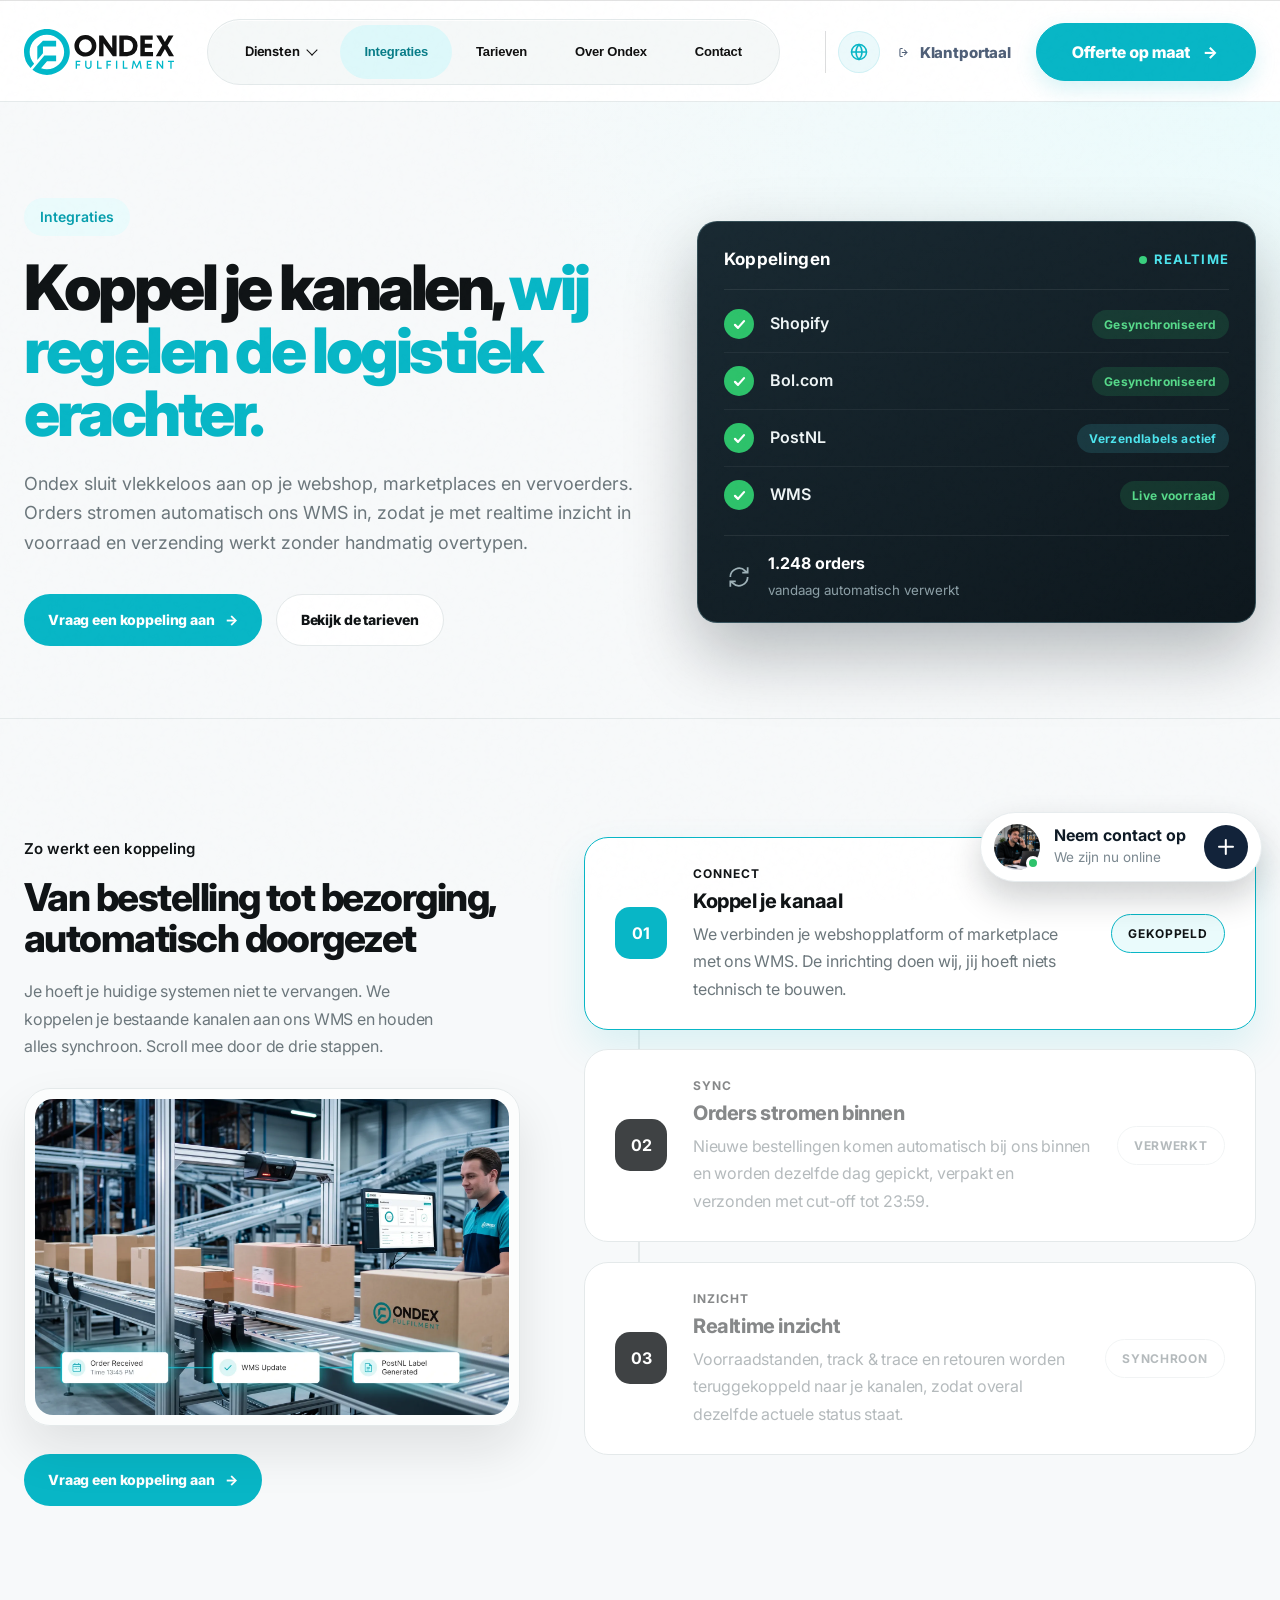
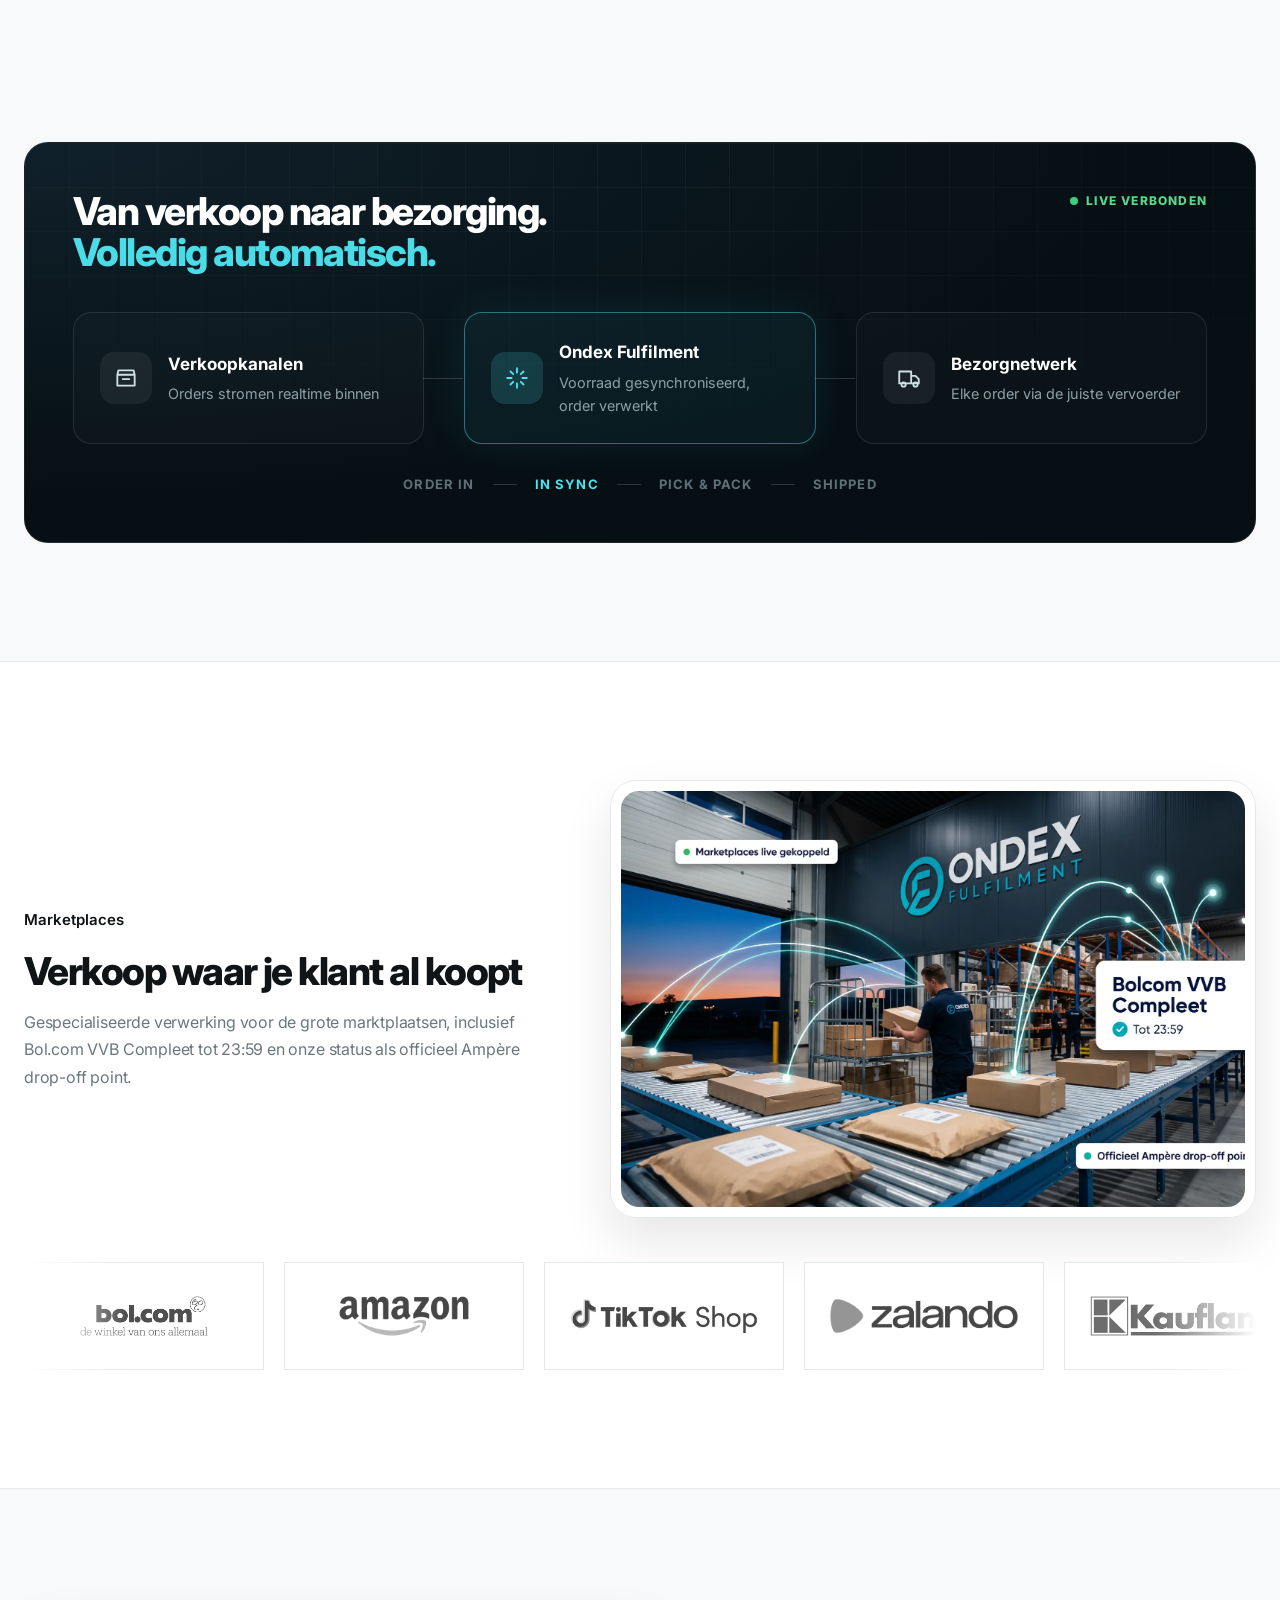
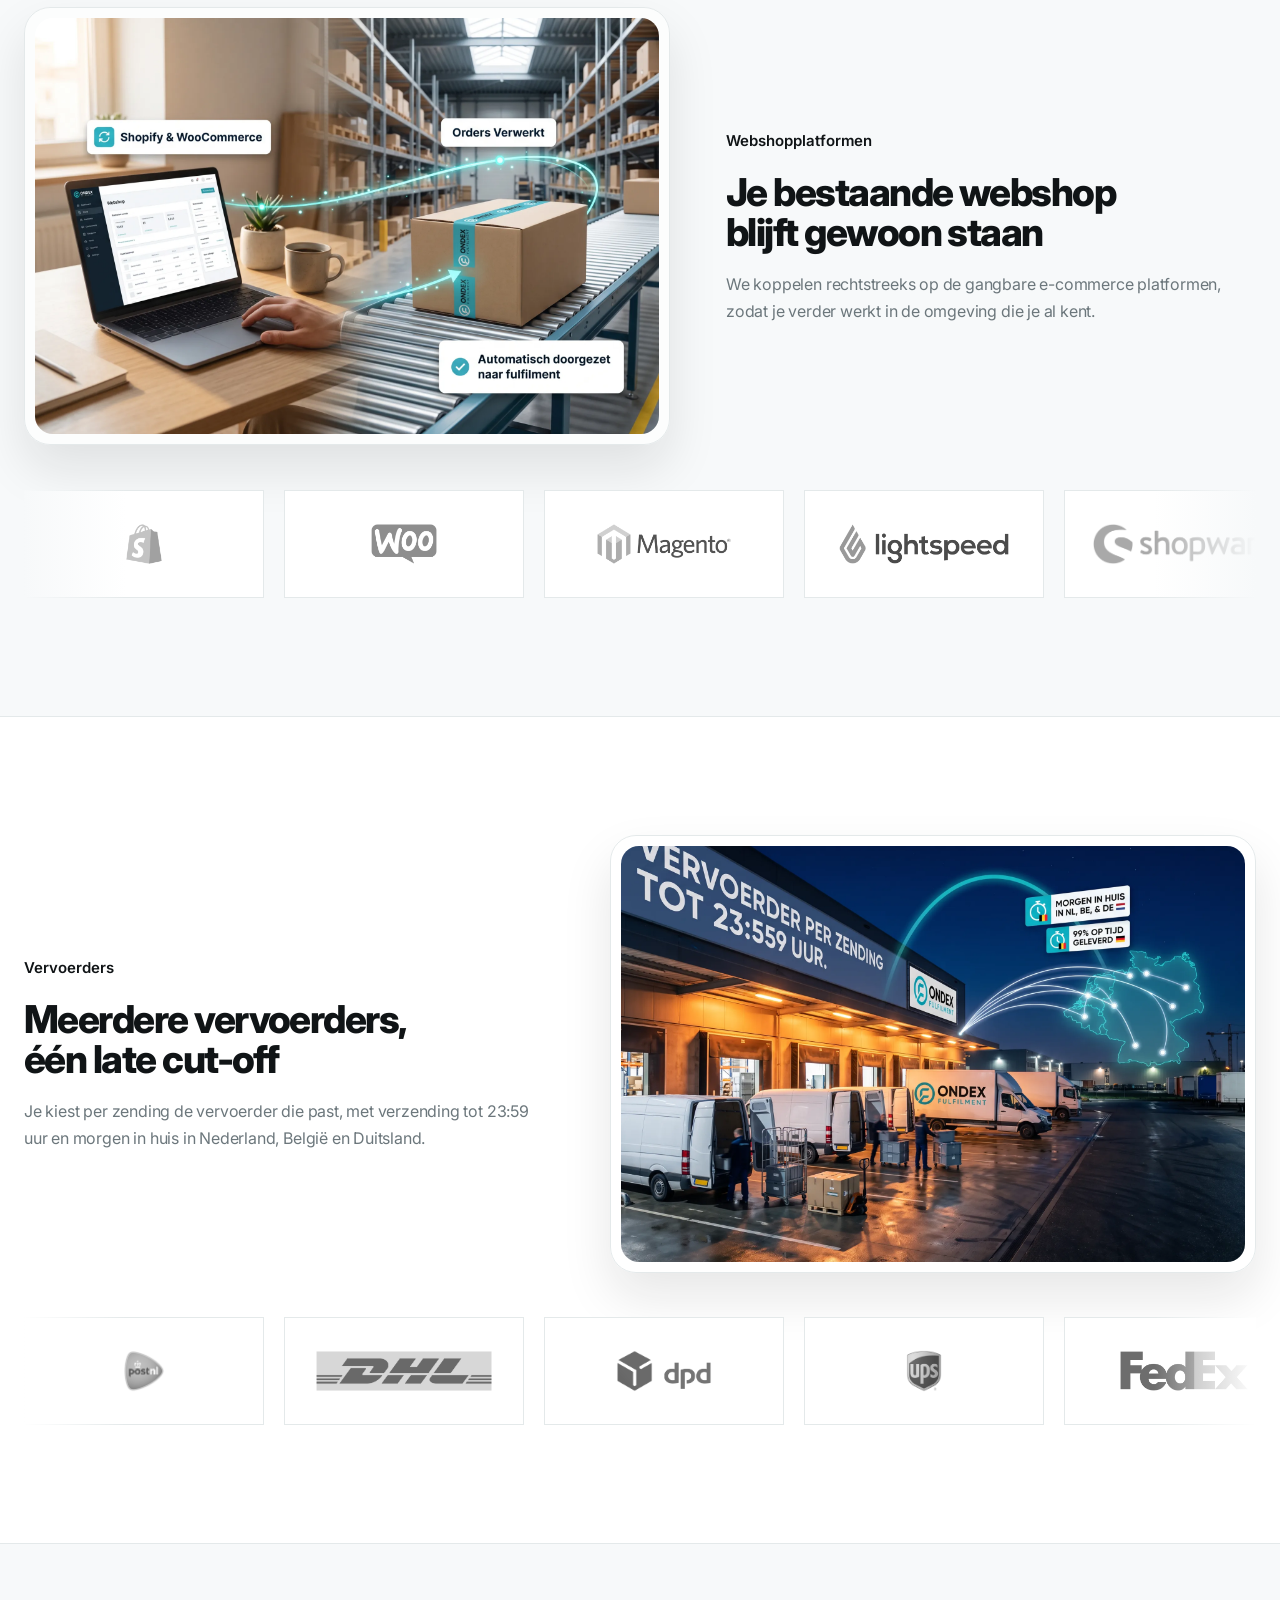
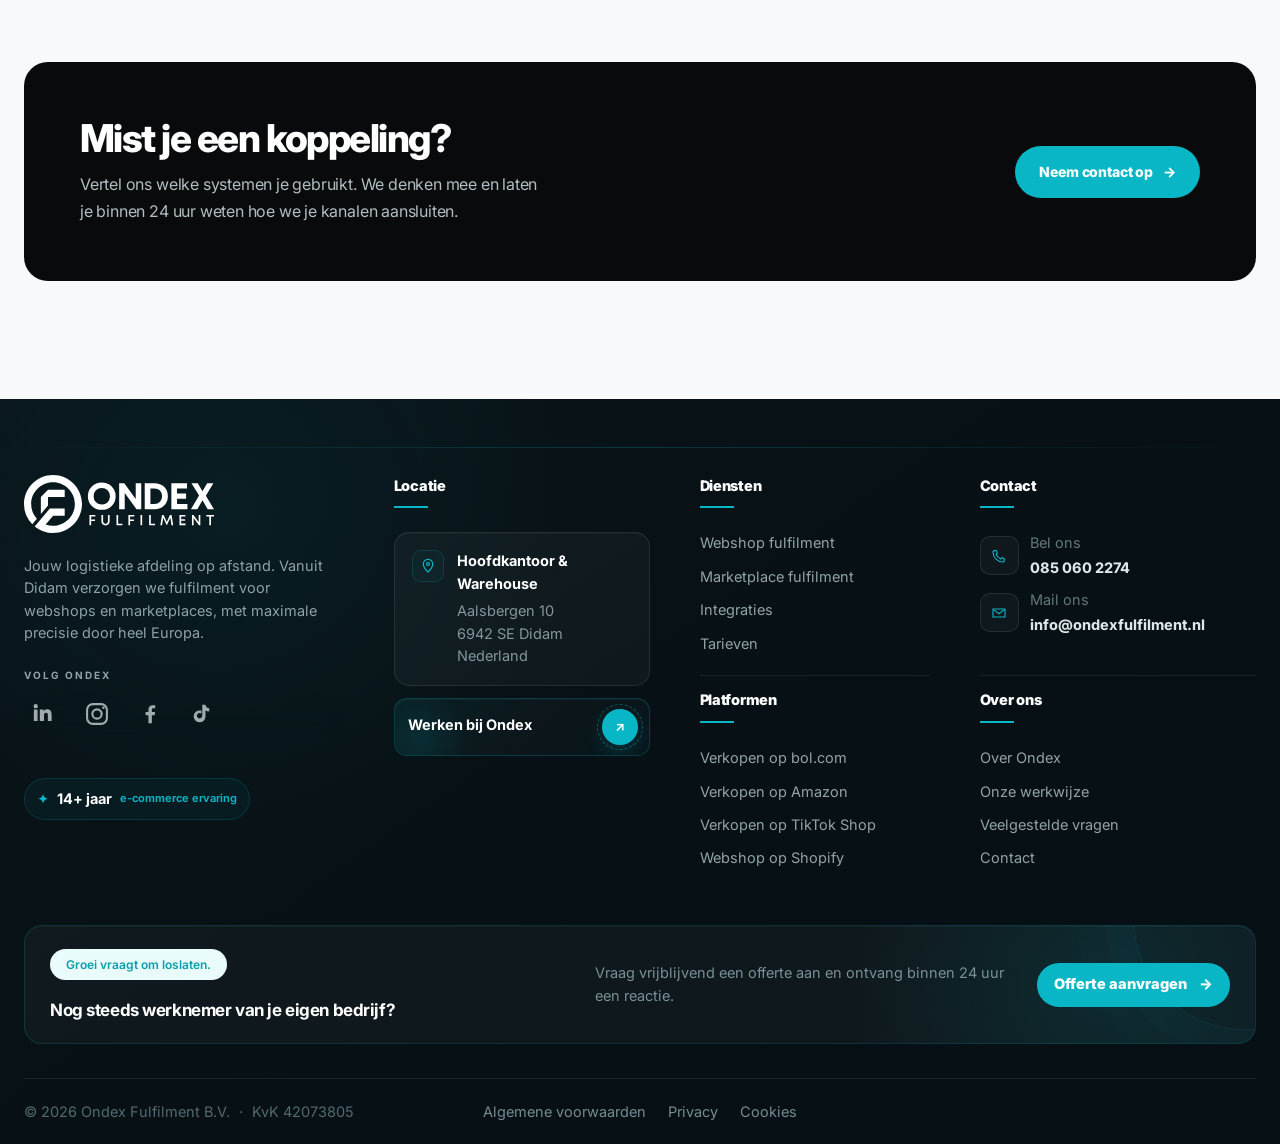
<file: integraties.html>
<!doctype html>
<html lang="nl-NL">
<head>
<meta charset="UTF-8">
<meta name="viewport" content="width=device-width,initial-scale=1">
<title>Integraties — Ondex Fulfilment</title>
<meta name="description" content="Koppel je webshop, marketplaces en vervoerders aan Ondex. Orders stromen automatisch je WMS in, met realtime inzicht in voorraad en verzending.">
<link rel="icon" type="image/svg+xml" sizes="any" href="assets/svg/asset-0dfa7847a272.svg">
<link rel="shortcut icon" href="assets/svg/asset-0dfa7847a272.svg">






<style>




:root{
  --font-sans:"Inter",Arial,sans-serif;
  --font-mono:"Space Mono",monospace;
}
html,body,button,input,select,textarea{font-family:var(--font-sans);}


*{box-sizing:border-box;}
html{scroll-behavior:smooth;}
body{margin:0;font-family:Inter,ui-sans-serif,system-ui,-apple-system,BlinkMacSystemFont,"Segoe UI",sans-serif;line-height:1.5;}
body:before{content:"";position:fixed;inset:0;pointer-events:none;z-index:9999;background-image:url("data:image/svg+xml,%3Csvg viewBox='0 0 180 180' xmlns='http://www.w3.org/2000/svg'%3E%3Cfilter id='n'%3E%3CfeTurbulence type='fractalNoise' baseFrequency='.8' numOctaves='3' stitchTiles='stitch'/%3E%3C/filter%3E%3Crect width='100%25' height='100%25' filter='url(%23n)' opacity='.35'/%3E%3C/svg%3E");}
a{text-decoration:none;color:inherit;}
button,input,textarea{font:inherit;}
button{border:0;cursor:pointer;}
.container{width:min(1240px,calc(100% - 48px));margin:auto;}
.topline{height:30px;background:#030611;color:#8996ab;font-size:11px;}

.topline strong{color:#dce5f3;}
@keyframes pulse{50%{box-shadow:0 0 0 7px rgba(200,255,53,.08)}}
.nav{z-index:100;}
.nav-inner{display:flex;align-items:center;}
.logo{display:flex;align-items:center;flex-shrink:0;}

.links{margin-left:auto;}
.links a{position:relative;}
.links a:after{content:"";position:absolute;left:0;right:100%;bottom:-8px;transition:.25s;}
.links a:hover:after{right:0;}

.btn{display:inline-flex;align-items:center;justify-content:center;gap:10px;padding:14px 20px;border-radius:999px;font-size:13px;font-weight:900;transition:transform .25s,box-shadow .25s,background .25s;}
.btn:hover{transform:translateY(-3px);}
.btn-blue{box-shadow:0 15px 35px rgba(23,104,255,.28);}
.menu{margin-left:auto;background:transparent;font-size:25px;}
h1{font-size:clamp(54px,6.4vw,88px);line-height:.91;letter-spacing:-.075em;margin:0 0 28px;max-width:820px;}

.section{padding:120px 0;}

.section h2{font-size:clamp(38px,4.7vw,62px);line-height:.96;margin:0;max-width:760px;}
.quote-section{padding:95px 0;text-align:center;}
.quote-section blockquote{max-width:930px;margin:0 auto;font-size:clamp(35px,5vw,64px);line-height:1;letter-spacing:-.065em;font-weight:850;}

.quote-section p{max-width:720px;margin:25px auto 0;color:var(--muted);font-size:16px;}
.faq-grid{display:grid;grid-template-columns:.65fr 1.35fr;gap:80px;}
.faq-list details{border-top:1px solid var(--line);padding:24px 0;}
.faq-list details:last-child{border-bottom:1px solid var(--line);}
summary{list-style:none;cursor:pointer;font-size:17px;font-weight:900;display:flex;justify-content:space-between;gap:20px;}
summary::-webkit-details-marker{display:none;}
summary:after{content:"+";font-size:24px;font-weight:400;}
.faq-list details[open] summary:after{content:"−";}
.faq-list p{color:var(--muted);max-width:720px;margin:13px 0 0;}
.support{position:fixed;z-index:150;}
.support-main{font-size:21px;}

.support-panel{position:absolute;right:0;width:300px;background:#fff;padding:20px;opacity:0;pointer-events:none;transform:translateY(15px) scale(.96);transition:.25s;}
.support.open .support-panel{opacity:1;pointer-events:auto;transform:none;}
.support-panel p{font-size:12px;color:#657188;margin:17px 0;}

@media(max-width:1000px){.links{display:none;}
.menu{display:block;}
.actions{margin-left:auto;}
.faq-grid{grid-template-columns:1fr;gap:45px;}}
@media(max-width:650px){.container{width:min(100% - 28px,1240px);}
.topline{display:none;}
.nav-inner{height:68px;}
h1{font-size:51px;}
.section{padding:80px 0;}
.support{right:14px;bottom:14px;}
.support-panel{width:285px;}

}
@media(prefers-reduced-motion:reduce){*,*:before,*:after{scroll-behavior:auto!important;animation:none!important;transition:none!important;}}
:root{--cyan2:#4bdde7;}

#integraties{position:relative;overflow:hidden;background:linear-gradient(180deg,#f7f9fa,#fff);}
#integraties:before{content:"";position:absolute;width:760px;height:760px;border-radius:50%;right:-420px;top:70px;border:1px solid rgba(11,181,197,.08);box-shadow:0 0 0 80px rgba(11,181,197,.022),0 0 0 160px rgba(11,181,197,.012);}
#integraties .container{position:relative;z-index:2;}

@media(max-width:650px){}
:root{--ondex2:#4ee4ed;--carbon:#080a0c;--paper:#f7f9fa;}
body{cursor:default;}


.cursor-glow{position:fixed;width:340px;height:340px;border-radius:50%;pointer-events:none;z-index:0;background:radial-gradient(circle,rgba(8,182,198,.07),transparent 68%);transform:translate(-50%,-50%);opacity:0;transition:opacity .25s;}
@media(max-width:650px){.logo img{width:145px;}}
@media(prefers-reduced-motion:reduce){.cursor-glow{display:none;}}
.nav{
  position:sticky!important;


  }
.nav .container,.nav-inner{
  display:flex!important;
  align-items:center!important;
  }
.logo{margin-right:auto!important;}
.logo img{

  display:block!important;}
.links{


  letter-spacing:-.02em;
  }
.links a{display:flex!important;
  align-items:center!important;


  border-radius:999px!important;
  transition:background .22s,color .22s,transform .22s!important;}

.links a:hover{background:#f3f5f7!important;
  color:#111!important;
  transform:none!important;}
.links a:first-child:hover{background:#e3eaff!important;
  color:#069EAD!important;}
.links a:after{display:none!important;}

.actions .btn-blue{


  font-family:Arial,Helvetica,sans-serif;
  }

@media(min-width:1001px){.links a:first-child{padding-left:27px!important;padding-right:27px!important;}}
@media(max-width:1100px){.nav{height:100px;}
.links{font-size:14px;}
.links a{padding:0 16px!important;min-height:48px!important;}
.actions .btn-blue{min-height:48px;padding:0 16px!important;}
.logo img{width:145px;}}
@media(max-width:900px){.nav{height:86px;border-top:1px solid #111!important;}
.links{display:none!important;}
.menu{display:block!important;
    margin-left:auto!important;
    width:52px!important;height:52px!important;
    border:1px solid #d9d9d9!important;
    border-radius:50%!important;
    background:#fff!important;}
.actions{margin-left:0!important;}
.actions .btn-blue{min-height:50px;}}
@media(max-width:620px){.nav{height:78px;}}


.links a{min-height:52px!important;
  padding:0 18px!important;}
.links a:first-child{background:#e9efff!important;
  color:#069EAD!important;}


@media(max-width:1250px){.links{font-size:13px;}
.links a{padding:0 12px!important;}
}
@media(max-width:1080px){.links{display:none!important;}
.menu{display:block!important;margin-left:auto!important;}
.actions{margin-left:auto!important;}}
@media(max-width:620px){.actions .btn-blue{display:none!important;}}

.topline .inner{height:100%;display:flex;justify-content:space-between;align-items:center;}

.nav-inner{gap:18px;}
.links{display:flex!important;align-items:center!important;margin:0!important;border:1px solid #d9d9d9!important;border-radius:999px!important;background:#fff!important;font-family:Arial,Helvetica,sans-serif;font-weight:500;color:#090909!important;white-space:nowrap;position:relative;}
.links>a,.menu-drop>button{display:flex;align-items:center;border-radius:999px;background:transparent;color:#111;font:inherit;font-weight:500;}
.links>a:hover,.menu-drop>button:hover{background:#f3f5f7!important;}
.links>a:after{display:none!important;}
.menu-drop{position:relative;}
.menu-drop>button{border:0;cursor:pointer;}
.menu-drop>button:after{font-size:13px;}

.drop-panel{position:absolute;left:0;top:65px;width:330px;background:#fff;border:1px solid #dedede;border-radius:22px;padding:10px;box-shadow:0 24px 70px rgba(0,0,0,.13);opacity:0;transform:translateY(8px);pointer-events:none;transition:.2s;z-index:220;}
.menu-drop.open .drop-panel{opacity:1;transform:none;pointer-events:auto;}
.drop-panel a{display:block!important;padding:14px 15px!important;border-radius:14px!important;font-size:14px;font-weight:700;}
.drop-panel a:hover{background:#f4f7f8!important;}
.drop-panel small{display:block;color:#84909c;font-size:10px;font-weight:500;margin-top:3px;}
.actions{margin-left:auto!important;display:flex!important;}

.menu{display:none!important;}
@media(max-width:1180px){
.links>a,.menu-drop>button{padding:0 12px!important;}
}
@media(max-width:1020px){.links{display:none!important;}
.menu{display:block!important;margin-left:auto!important;width:52px;height:52px;border:1px solid #ddd;border-radius:50%;background:#fff!important;}
}
@media(max-width:620px){.nav{height:82px;}
.topline{display:none!important;}

}
:root{--ondex-cyan:#08B6C6;
 --ondex-cyan-soft:#EAFBFC;
 --ondex-black:#111111;

 --ondex-offwhite:#F7F8F8;
 --ondex-gray:#68737D;
 }
.btn-blue{background:var(--ondex-cyan)!important;color:#fff!important;}


.nav .container,.nav-inner{height:100%!important;gap:14px!important;}

.actions .btn-blue{font-size:12px;}
@media(max-width:1180px){.nav{height:88px;}
.logo img{width:138px;}
.links{font-size:13px;}
.links>a,.menu-drop>button{padding:0 11px!important;min-height:44px!important;}
.actions .btn-blue{min-height:44px;}}
@media(max-width:1020px){.nav{height:82px;}}
@media(max-width:620px){.nav{height:76px;}
.logo img{width:126px;}}
:root{--ondex:#08B6C6;
  --ondex-soft:#EAFBFC;
  --ondex-ink:#111111;
  --ondex-white:#FFFFFF;
  --ondex-line:#E2E6E8;}
.nav{border-top:1px solid rgba(17,17,17,.12)!important;}
.nav.nav-scrolled{height:78px;}

.links{padding:6px 8px!important;font-size:13px;gap:0;border-color:#dfe4e6!important;box-shadow:0 6px 24px rgba(17,17,17,.035);}
.links>a,.menu-drop>button{min-height:42px!important;padding:0 14px!important;}
.actions{gap:7px;}
.quote-copy{display:flex;flex-direction:column;align-items:flex-start;line-height:1.05;}
.quote-copy b{font-size:11px;letter-spacing:-.01em;}
.quote-copy small{font-size:8px;font-weight:700;color:#8a949b;margin-top:3px;}
.actions .btn-blue{
  display:flex!important;align-items:center;
  overflow:hidden!important;}

.actions .btn-blue .quote-copy small{color:#aeb6bb;}
.reveal{transition-duration:.9s!important;transition-timing-function:cubic-bezier(.16,1,.3,1)!important;}
.section h2,.quote-section blockquote{view-transition-name:none;}
@media(max-width:1160px){.nav{height:82px;}
.logo img{width:134px;}
.links{font-size:12px;}
.links>a,.menu-drop>button{padding:0 10px!important;}
.quote-copy small{display:none;}}
@media(max-width:1030px){.links{display:none!important;}
.menu{display:block!important;}
}
@media(max-width:620px){.nav{height:74px;}
.logo img{width:125px;}
}
.actions .btn-blue{height:42px;
  min-height:42px;
  padding:0 7px 0 12px!important;
  border-radius:999px;
  background:#08B6C6!important;
  color:#fff!important;
  gap:8px;
  box-shadow:0 8px 22px rgba(8,182,198,.18);}
.actions .btn-blue:hover{background:#079DAC!important;
  box-shadow:0 10px 26px rgba(8,182,198,.22);
  transform:translateY(-1px)!important;}
.actions .btn-blue .quote-copy b{font-size:10px;
  font-weight:900;
  letter-spacing:.01em;}
.actions .btn-blue .quote-copy small{display:none!important;}
@media(max-width:1160px){.actions .btn-blue{padding:0 6px 0 10px!important;}}

@media(max-width:620px){}
.logo img{width:150px;
  height:auto;
  object-fit:contain;}

@media(max-width:620px){.logo img{width:132px;}}
header.nav .logo img{display:block!important;
  opacity:1;
  visibility:visible!important;
  filter:none!important;
  width:150px;
  max-height:52px;}
footer .logo img{display:block!important;
  opacity:1;
  visibility:visible!important;
  filter:brightness(0) invert(1)!important;}

.trust .container{position:relative;
  }
.trust-grid{display:grid;
  grid-template-columns:1fr 1fr 1.12fr 1fr 1fr;


  overflow:hidden;
  backdrop-filter:blur(18px);}
.trust-card{

  display:flex;
  align-items:center;
  gap:14px;
  position:relative;
  border-right:1px solid #E7EAEC;

  }

.trust-card:hover{

  z-index:3;}
.trust-icon{


  font-size:10px;
  font-weight:950;
  letter-spacing:.04em;}
.trust-card b{display:block;
  color:#111;
  font-size:13px;
  line-height:1.18;
  letter-spacing:-.015em;
  margin-bottom:5px;}
.trust-card span{display:block;
  color:#7A858C;
  font-size:9px;
  line-height:1.3;
  font-weight:700;}
.trust-highlight{
  border-right-color:#111;}
.trust-highlight:hover{background:#111;}
.trust-highlight .trust-value{


  white-space:nowrap;}


.trust-highlight:after{content:"";
  position:absolute;
  right:-24px;top:-34px;
  width:90px;height:90px;border-radius:50%;
  border:1px solid rgba(8,182,198,.25);
  box-shadow:0 0 0 16px rgba(8,182,198,.035);}
@media(max-width:1050px){.trust-grid{grid-template-columns:repeat(3,1fr);}
.trust-card{border-bottom:1px solid #E7EAEC;}
.trust-card:nth-child(3){border-right:0;}
.trust-card:nth-child(4),.trust-card:nth-child(5){border-bottom:0;}}
@media(max-width:700px){.trust{padding-bottom:22px;}
.trust .container{margin-top:-16px;}
.trust-grid{grid-template-columns:1fr;border-radius:20px;}
.trust-card{min-height:82px;
    border-right:0!important;
    border-bottom:1px solid #E7EAEC!important;
    padding:16px 18px;}
.trust-card:last-child{border-bottom:0!important;}
.trust-highlight{order:-1;}}
.trust{padding:0!important;
  margin:0!important;

  position:relative!important;
  z-index:10!important;}
.trust:before{content:"";
  position:absolute;
  left:0;right:0;top:0;
  height:42px;

  z-index:-1;}
.trust .container{margin-top:0!important;
  transform:translateY(-1px);}
.trust-grid{


  position:relative;}
.trust-grid:before{content:"";
  position:absolute;
  left:0;right:0;top:0;


  opacity:.8;
  z-index:5;}
.trust-card{min-height:104px!important;
  padding:19px 20px!important;}
.trust-highlight{background:#0B1115!important;}
.trust + section{padding-top:92px!important;}
@media(max-width:700px){.trust:before{height:24px;}
.trust-grid{border-radius:0 0 20px 20px;}
.trust-card{min-height:78px;}
.trust + section{padding-top:68px!important;}}
html,body,button,input,textarea,select,a,p,span,small,strong,b,em,i,h1,h2,h3,h4,h5,h6,nav,header,footer,section,article,div{font-family:"Inter",-apple-system,BlinkMacSystemFont,"Segoe UI",Arial,sans-serif;}
body{font-weight:400;
  -webkit-font-smoothing:antialiased;
  text-rendering:optimizeLegibility;}
h1,h2,h3,h4,h5,h6{font-weight:800;
  letter-spacing:-.045em;}
.section h2{font-weight:800;
  letter-spacing:-.052em;}
.links,.menu-drop>button,.actions a,.actions button,.btn{font-weight:700;
  letter-spacing:-.015em;}
.section p{letter-spacing:-.012em;}

.trust-card b{font-weight:700;}

.logo img{font-family:initial!important;}

.trust-icon svg{
  fill:none;
  stroke:currentColor;
  stroke-width:1.7;
  stroke-linecap:round;
  stroke-linejoin:round;}


.trust-highlight .trust-value{
  margin-right:2px;}
.trust-card:hover .trust-icon{transform:translateY(-2px);}
.trust-icon{transition:transform .3s cubic-bezier(.16,1,.3,1);}
.trust-highlight,.trust-highlight:hover{
  border-right-color:#E7EAEC!important;}

.trust-highlight .trust-check{background:#EAFBFC!important;
  color:#08B6C6!important;}
.trust-highlight:after{display:none!important;}
.actions a[href*="portal"]::after{content:none!important;
  display:none!important;}
.actions a:last-child,.actions .quote,a[href*="offerte"].btn{background:#08B6C6!important;
  color:#071018!important;
  border-color:#08B6C6!important;
  border-radius:999px;
  box-shadow:none;
  font-weight:700;
  min-height:46px;
  padding:0 20px!important;
  display:inline-flex!important;
  align-items:center;
  justify-content:center;
  gap:8px;
  transition:transform .28s cubic-bezier(.16,1,.3,1),box-shadow .28s ease,background .28s ease!important;}
.actions a:last-child:hover,.actions .quote:hover,a[href*="offerte"].btn:hover{transform:translateY(-2px)!important;
  background:#08B6C6!important;
  box-shadow:0 10px 24px rgba(8,182,198,.20);}
:root{--navy:#071014!important;
  --navy2:#0B151A!important;
  --blue:#08B6C6!important;
  --cyan:#08B6C6!important;
  --lime:#08B6C6!important;
  --white:#fff!important;
  --ink:#101416!important;
  --muted:#6C777C!important;
  --line:#E4E9EA!important;
  --soft:#F6F8F8!important;
  --shadow:0 24px 70px rgba(12,22,26,.09)!important;
  --radius:24px!important;}
html{scroll-padding-top:92px;}
body{background:#fff!important;
  color:#101416!important;
  overflow-x:clip!important;}
body:before{opacity:.018;}
.topline{display:none!important;}
.nav{top:0!important;


  transition:box-shadow .35s ease,background .35s ease,transform .35s ease!important;}


.links a:after{background:#08B6C6!important;height:1.5px!important;}
.menu-drop>button,.links a{color:#2B3438!important;}
.actions .btn-blue,.btn-blue{background:#08B6C6!important;
  color:#071014!important;
  box-shadow:none;}
.section{position:relative;
  isolation:isolate;
padding-top:118px!important;padding-bottom:118px!important;}


.trust{background:#fff!important;}
.trust:before{background:linear-gradient(180deg,#0A1216 0%,#0A1216 48%,#fff 48%,#fff 100%)!important;}
.trust-grid{border-radius:0 0 22px 22px!important;
  }
.trust-grid:before{height:2px!important;
  background:linear-gradient(90deg,transparent,#08B6C6 25%,#08B6C6 75%,transparent)!important;}
.trust-card{background:#fff!important;
  transition:background .3s ease,transform .35s cubic-bezier(.16,1,.3,1)!important;}
.trust-card:hover{background:#F5FCFC!important;transform:translateY(-3px)!important;}
.trust-highlight,.trust-highlight:hover{background:#fff!important;}
.trust-highlight b{color:#111!important;}
.trust-highlight span{color:#7A858C!important;}

.quote-section{background:#fff!important;
  border-block:1px solid #E8ECEC!important;
  overflow:hidden;}
.quote-section:after{content:"";
  position:absolute;
  width:440px;height:440px;
  left:50%;top:50%;
  transform:translate(-50%,-50%);
  border-radius:50%;
  border:1px solid rgba(8,182,198,.10);
  box-shadow:0 0 0 70px rgba(8,182,198,.024),0 0 0 140px rgba(8,182,198,.014);
  z-index:-1;}
.quote-section blockquote span{color:#08B6C6!important;}

.faq-list details{transition:background .3s ease,padding-inline .3s ease!important;}
.faq-list details:hover{background:#F7FAFA;padding-inline:14px!important;}
summary:after{color:#08B6C6!important;transition:transform .25s ease;}
details[open] summary:after{transform:rotate(180deg);}
.reveal{opacity:0;
  transform:translateY(26px) scale(.992);
  filter:blur(4px);
  transition:
    opacity .75s cubic-bezier(.16,1,.3,1),
    transform .75s cubic-bezier(.16,1,.3,1),
    filter .75s ease!important;}
.reveal.visible{opacity:1;transform:none;filter:none;}
.cursor-glow{display:none!important;}
.btn,.actions a,.actions button{transition:transform .3s cubic-bezier(.16,1,.3,1),box-shadow .3s ease,background .3s ease!important;}
.btn-blue:hover,.actions .btn-blue:hover{transform:translateY(-2px)!important;
  box-shadow:0 14px 30px rgba(8,182,198,.20);}
@supports (animation-timeline:view()){.quote-section blockquote{animation:v26-quote-in both linear;
    animation-timeline:view();
    animation-range:entry 12% cover 42%;}
@keyframes v26-quote-in{
    from{letter-spacing:-.07em;opacity:.35}
    to{letter-spacing:-.045em;opacity:1}
  }}
@media(max-width:900px){.section{padding-top:88px!important;padding-bottom:88px!important;}}
@media(max-width:700px){.nav-inner{height:66px;}
.section{padding-top:72px!important;padding-bottom:72px!important;}
.trust-grid{border-radius:0 0 18px 18px;}}
@media(prefers-reduced-motion:reduce){html{scroll-behavior:auto!important;}
*,*:before,*:after{animation-duration:.001ms!important;
    animation-iteration-count:1!important;
    scroll-behavior:auto!important;
    transition-duration:.001ms!important;}
.reveal{opacity:1;transform:none!important;filter:none!important;}}
.btn-blue,.actions .btn-blue,.actions .quote,.actions a:last-child,a[href*="offerte"].btn{background:#08B6C6!important;
  color:#fff!important;
  border-color:#08B6C6!important;}
.btn-blue:hover,.btn-blue:focus-visible,.actions .btn-blue:hover,.actions .btn-blue:focus-visible,.actions .quote:hover,.actions .quote:focus-visible,.actions a:last-child:hover,.actions a:last-child:focus-visible,a[href*="offerte"].btn:hover,a[href*="offerte"].btn:focus-visible{background:#069EAD!important;
  color:#fff!important;
  border-color:#069EAD!important;}
.btn-blue svg,.actions .btn-blue svg,.actions .quote svg,.actions a:last-child svg{color:currentColor!important;
  stroke:currentColor!important;}
.nav{
  backdrop-filter:none!important;
  -webkit-backdrop-filter:none!important;}

.actions .btn-blue,.actions .quote,.actions a:last-child{min-width:190px;
  height:60px;
  min-height:60px;
  padding:0 28px!important;
  border-radius:999px;

  border:1px solid #08B6C6!important;


  line-height:1;


  display:inline-flex!important;
  align-items:center;
  justify-content:center;
  white-space:nowrap;}
.actions .btn-blue:hover,.actions .quote:hover,.actions a:last-child:hover,.actions .btn-blue:focus-visible,.actions .quote:focus-visible,.actions a:last-child:focus-visible{background:#069EAD!important;
  border-color:#069EAD!important;
  color:#fff!important;
  transform:translateY(-2px)!important;
  box-shadow:0 12px 26px rgba(8,182,198,.20);}
.links{min-height:52px!important;}
@media(max-width:1100px){.nav-inner{height:82px;min-height:82px;}
.actions .btn-blue,.actions .quote,.actions a:last-child{min-width:164px;
    height:54px;
    min-height:54px;
    padding:0 22px!important;
    font-size:15px;}}
@media(max-width:700px){.nav-inner{height:70px;min-height:70px;}}
.actions .btn-blue,.actions .quote,.actions a:last-child{font-size:18px;
  font-weight:700;
  letter-spacing:-.03em;}
.actions{align-items:center;}
@media(max-width:1100px){.actions .btn-blue,.actions .quote,.actions a:last-child{font-size:16px;}}
.integrations{position:relative;
  padding:132px 0 140px;
  background:#F7F9F9!important;
  overflow:hidden;
  border-block:1px solid #E5EAEB;}
.integrations:before{content:"";
  position:absolute;
  inset:0;
  background:
    radial-gradient(circle at 84% 18%,rgba(8,182,198,.07),transparent 24%),
    linear-gradient(90deg,transparent 0%,transparent 44%,rgba(7,16,20,.018) 44%,rgba(7,16,20,.018) 100%);
  pointer-events:none;}
.integrations-layout{position:relative;
  z-index:2;
  display:grid;
  grid-template-columns:minmax(330px,.78fr) minmax(760px,1.55fr);
  gap:78px;
  align-items:start;}
.integrations-copy{position:sticky;
  top:118px;
  padding-top:6px;}
.integrations-kicker{display:flex;
  align-items:center;
  gap:10px;
  margin-bottom:24px;
  color:#5C696E;
  font-size:11px;
  font-weight:800;
  letter-spacing:.12em;
  text-transform:uppercase;}
.integrations-kicker span{width:24px;height:1px;background:#08B6C6;}
.integrations h2{margin:0;
  max-width:570px;
  color:#101416!important;
  font-size:clamp(46px,4.4vw,68px);
  line-height:.96;
  letter-spacing:-.064em;
  font-weight:800;
  text-wrap:balance;}
.integrations h2 em{color:#08B6C6!important;
  font-style:normal;}
.integrations-copy>p:last-of-type{margin:20px 0 0;
  max-width:520px;
  color:#697579!important;
  font-size:15px;
  line-height:1.68;}
.integrations-cta{min-width:235px;
  height:58px;
  margin-top:34px;
  padding:0 22px 0 24px;
  border-radius:999px;
  background:#111;
  color:#fff!important;
  display:inline-flex;
  align-items:center;
  justify-content:space-between;
  gap:22px;
  text-decoration:none;
  font-size:14px;
  font-weight:800;
  transition:transform .3s cubic-bezier(.16,1,.3,1),box-shadow .3s ease,background .3s ease;}
.integrations-cta b{color:#08B6C6;
  font-size:18px;
  transition:transform .3s cubic-bezier(.16,1,.3,1);}
.integrations-cta:hover{background:#000;
  transform:translateY(-2px);
  box-shadow:0 14px 30px rgba(16,20,22,.14);}
.integrations-cta:hover b{transform:translateX(4px);}
.integrations-stage{position:relative;
  border:1px solid #D8E0E1;
  border-radius:30px;
  background:#fff;
  overflow:hidden;
  box-shadow:0 28px 90px rgba(16,20,22,.09);}
.integrations-groups{padding:24px;
  background:#F7F9F9;}
.integrations-group{margin-top:20px;}
.integrations-group:first-child{margin-top:0;}
.integrations-group-head{display:flex;
  align-items:center;
  justify-content:space-between;
  margin:0 2px 9px;}
.integrations-group-head span{color:#111;
  font-size:11px;
  font-weight:850;
  letter-spacing:.04em;
  text-transform:uppercase;}
.integrations-group-head small{color:#98A3A6;
  font-size:9px;
  font-weight:750;}
.integrations-grid{display:grid;
  grid-template-columns:repeat(6,1fr);
  border:1px solid #DCE3E4;
  border-radius:18px;

  background:#fff;}
.integration{position:relative;
  min-height:126px;
  padding:16px 14px 14px;
  border-right:1px solid #E3E8E9;
  background:#fff;
  color:#111!important;
  text-decoration:none;
  display:flex;
  flex-direction:column;
  justify-content:flex-end;
  }
.integration:last-child{border-right:0;}
.integration:before{content:"";
  position:absolute;


  background:#08B6C6;


  }
.integration:hover{background:#F1FBFC;
  transform:translateY(-4px);
  z-index:3;
  box-shadow:0 14px 30px rgba(16,20,22,.08);}
.integration:hover:before{transform:scaleX(1);}
.logo-box{min-height:44px;
  margin-bottom:auto;
  display:flex;
  align-items:center;}
.logo-box img{max-width:92px;
  max-height:30px;
  display:block;
  object-fit:contain;
  object-position:left center;}
.integration b{color:#111!important;
  font-size:12.5px;
  line-height:1.1;
  }
.integration small{margin-top:5px;
  color:#8B979B;
  font-size:10px;
  line-height:1;
  font-weight:850;
  letter-spacing:.10em;
  text-transform:uppercase;}
.integration.custom{background:linear-gradient(180deg,#fff,#F3FCFD);}
.logo-box.code{width:40px;height:40px;
  min-height:40px;
  border-radius:12px;
  display:grid;
  place-items:center;
  background:#E9FAFC;
  color:#08B6C6;
  font-family:ui-monospace,SFMono-Regular,Menlo,monospace;
  font-size:14px;
  font-weight:900;}
@media(max-width:1180px){.integrations-layout{grid-template-columns:1fr;}
.integrations-copy{position:relative;top:auto;}}
@media(max-width:900px){.integrations{padding:92px 0;}
.integrations-grid{grid-template-columns:repeat(3,1fr);}
.integration{border-bottom:1px solid #E3E8E9;}
.integration:nth-child(3n){border-right:0;}
.integration:nth-last-child(-n/**/+3){border-bottom:0;}}
@media(max-width:620px){.integrations{padding:72px 0;}
.integrations h2{font-size:42px;}
.integrations-grid{grid-template-columns:repeat(2,1fr);}
.integration:nth-child(3n){border-right:1px solid #E3E8E9;}
.integration:nth-child(2n){border-right:0;}
.integration:nth-last-child(-n/**/+3){border-bottom:1px solid #E3E8E9;}
.integration:nth-last-child(-n/**/+2){border-bottom:0;}
.integrations-stage{border-radius:22px;}}
.nav{

  box-shadow:none;}
.nav .links{background:#F5F8F8!important;
  border:1px solid #E3E9EA!important;

  box-shadow:inset 0 1px 0 rgba(255,255,255,.9)!important;}
.nav .links > a,.nav .menu-drop > button{color:#111!important;
  background:transparent!important;

  font-weight:650;
  transition:background .25s ease,color .25s ease,transform .25s ease!important;}
.nav .links > a:hover,.nav .menu-drop > button:hover{background:#E8FAFC!important;
  color:#087D88!important;}
.nav .links > a.active,.nav .links > a[aria-current="page"]{background:#DDF8FA!important;
  color:#087D88!important;}
.nav .links > a:after{display:none!important;}
.actions .btn-blue,.actions .quote,.actions a:last-child{background:#08B6C6!important;
  border-color:#08B6C6!important;
  color:#fff!important;}
.actions .btn-blue:hover,.actions .quote:hover,.actions a:last-child:hover{background:#069EAD!important;
  border-color:#069EAD!important;
  color:#fff!important;}
.nav.nav-scrolled{background:rgba(255,255,255,.96)!important;
  border-bottom-color:#DEE5E6!important;
  box-shadow:0 12px 35px rgba(7,16,20,.065);}
@media(max-width:900px){.nav .links{background:#fff!important;}}
.integrations-group-head{min-height:20px;}
.integrations-group-head > small{display:none!important;}
.integration .logo-box img{display:block!important;
  opacity:1!important;
  filter:none!important;}
.integrations-copy .integrations-kicker{display:none!important;}
.integrations-copy h2{max-width:560px!important;}
main section h2,body > section h2,.integrations-copy h2{


  color:#101416!important;
  }

@media(max-width:620px){main section h2,body > section h2,.integrations-copy h2{font-size:clamp(38px,11vw,46px);
    line-height:1;}}
html,body,button,input,select,textarea,a,p,span,small,strong,b,h1,h2,h3,h4,h5,h6{font-family:"Inter",Arial,sans-serif;}
main section h2,body > section h2,.integrations-copy h2{font-family:"Inter",Arial,sans-serif;
  font-weight:800;
  letter-spacing:-.065em;
  line-height:.94;
  text-wrap:balance;
font-size:clamp(48px,4.7vw,72px);
  max-width:980px;}

.title-accent{color:#08B6C6!important;
  font:inherit!important;}
section[class*="dark"] h2,.quote-section h2,footer h2{color:#fff!important;}
section[class*="dark"] h2 .title-accent,.quote-section h2 .title-accent,footer h2 .title-accent{color:#08B6C6!important;}
.integration b{font-family:"Inter",Arial,sans-serif;
  font-weight:750;
  letter-spacing:-.025em;}
@media(max-width:760px){main section h2,body > section h2,.integrations-copy h2{font-size:clamp(40px,11.5vw,52px);
    line-height:.96;
    letter-spacing:-.055em;}}
.integrations-copy h2.integrations-title{font-size:clamp(46px,4.25vw,66px);
  line-height:.96;
  letter-spacing:-.062em;
  font-weight:800;
  max-width:650px!important;
  margin:0!important;}
.integrations-copy h2.integrations-title .title-accent{display:block;
  margin-top:7px;}
@media(max-width:620px){.integrations-copy h2.integrations-title{font-size:clamp(38px,10.5vw,48px);}}
.integrations-grid{overflow:hidden!important;}
.integration{transform:none!important;
  box-shadow:none!important;
  isolation:isolate;
  transition:
    background-color .24s ease,
    border-color .24s ease!important;}
.integration:hover,.integration:focus-visible{transform:none!important;
  z-index:auto!important;
  box-shadow:none!important;
  background:#F2FBFC!important;}
.integration:before{left:0!important;
  right:auto!important;
  top:0!important;
  bottom:0!important;
  width:3px!important;
  height:auto!important;
  transform:scaleY(0)!important;
  transform-origin:center!important;
  transition:transform .28s cubic-bezier(.16,1,.3,1)!important;}
.integration:hover:before,.integration:focus-visible:before{transform:scaleY(1)!important;}
.integration .logo-box img{transform:none!important;
  transition:transform .28s cubic-bezier(.16,1,.3,1), opacity .2s ease!important;
  transform-origin:left center;}
.integration:hover .logo-box img,.integration:focus-visible .logo-box img{transform:translateX(3px) scale(1.025)!important;}
.integrations-group-head,.integrations-group-head span,.integrations-title{transform:none!important;}
.ondex-orchestrator{position:relative;
  padding:25px 24px 20px;
  background:#071014;
  color:#fff;
  overflow:hidden;}
.ondex-orchestrator:before{content:"";
  position:absolute;inset:0;
  pointer-events:none;
  background:
    radial-gradient(circle at 50% 20%,rgba(8,182,198,.12),transparent 32%),
    linear-gradient(rgba(255,255,255,.025) 1px,transparent 1px),
    linear-gradient(90deg,rgba(255,255,255,.025) 1px,transparent 1px);
  background-size:auto,30px 30px,30px 30px;}
.orchestrator-head{position:relative;
  display:flex;justify-content:space-between;align-items:flex-start;gap:24px;
  margin-bottom:24px;}
.orchestrator-head>div:first-child{display:flex;flex-direction:column;gap:7px;}

.orchestrator-head strong{color:#fff!important;font-size:21px;line-height:1.08;font-weight:800;letter-spacing:-.035em;}
.orchestrator-head strong em{color:#08B6C6;font-style:normal;}
.live{display:flex;align-items:center;gap:8px;
  padding:9px 12px;border:1px solid rgba(255,255,255,.09);
  border-radius:999px;background:rgba(255,255,255,.035);
  color:#A6B3B7;font-size:9px;font-weight:750;white-space:nowrap;}
.live i{width:7px;height:7px;border-radius:50%;background:#08B6C6;
  box-shadow:0 0 0 5px rgba(8,182,198,.1);
  animation:ondexpulse 2.4s ease-in-out infinite;}
@keyframes ondexpulse{50%{box-shadow:0 0 0 10px rgba(8,182,198,0)}}
.route{position:relative;
  display:grid;
  grid-template-columns:1fr 48px 1.12fr 48px 1fr;
  align-items:center;}
.route-card{min-height:118px;
  position:relative;
  display:grid;
  grid-template-columns:42px 1fr;
  grid-template-rows:auto 1fr;
  gap:12px 13px;
  padding:15px;
  border:1px solid rgba(255,255,255,.09);
  border-radius:17px;
  background:rgba(255,255,255,.035);}
.route-card.core{border-color:rgba(8,182,198,.32);
  background:linear-gradient(145deg,rgba(8,182,198,.13),rgba(255,255,255,.035));
  box-shadow:inset 0 0 0 1px rgba(8,182,198,.04);}
.route-icon{grid-row:2;width:42px;height:42px;border-radius:12px;
  display:grid;place-items:center;background:rgba(255,255,255,.055);}
.core .route-icon{background:rgba(8,182,198,.12);}
.route-icon svg{width:21px;height:21px;fill:none;stroke:#08B6C6;stroke-width:1.6;
  stroke-linecap:round;stroke-linejoin:round;}
.route-card>div:last-child{grid-column:2;grid-row:2;display:flex;flex-direction:column;justify-content:center;gap:4px;}
.route-card b{color:#fff!important;font-weight:800;}
.route-card small{color:#829298;font-size:10px;line-height:1.35;font-weight:700;}
.connector{height:1px;position:relative;background:rgba(255,255,255,.12);overflow:hidden;}
.connector span{position:absolute;top:-2px;width:5px;height:5px;border-radius:50%;
  background:#08B6C6;box-shadow:0 0 12px rgba(8,182,198,.7);
  animation:route 2.8s linear infinite;}
@keyframes route{
  from{left:-8%;opacity:0} 88%{opacity:1} to{left:105%;opacity:0}
}
.signal-2{position:relative;
  margin-top:15px;
  display:flex;align-items:center;justify-content:center;gap:9px;
  color:#53666C;font-size:7px;font-weight:900;letter-spacing:.12em;}
.signal-2 i{width:22px;height:1px;background:rgba(255,255,255,.1);}
.signal-2 span:nth-of-type(2){color:#08B6C6;}
@media(max-width:760px){.orchestrator-head{flex-direction:column;}
.route{grid-template-columns:1fr;gap:8px;}
.connector{width:1px;height:24px;margin:auto;}
.connector span{display:none;}
.signal-2{display:none;}}
@media(prefers-reduced-motion:reduce){.live i,.connector span{animation:none!important;}}
@media(max-width:650px){.links.mobile-open{display:flex!important;position:absolute;left:14px;right:14px;top:76px;
    padding:18px;background:#fff;border:1px solid #E2E7E8;border-radius:18px;
    flex-direction:column;box-shadow:0 20px 50px rgba(0,0,0,.12);z-index:100;}}

.flowstudio{position:relative;
  padding:128px 0 132px;
  overflow:hidden;
  background:
    radial-gradient(circle at 8% 12%, rgba(8,182,198,.10), transparent 24%),
    linear-gradient(180deg,#F7FAFA 0%,#EEF5F5 100%);
  color:#071014;}
.flowstudio:after{content:"";position:absolute;inset:0;pointer-events:none;opacity:.55;
  background-image:
    linear-gradient(rgba(7,16,20,.025) 1px,transparent 1px),
    linear-gradient(90deg,rgba(7,16,20,.025) 1px,transparent 1px);
  background-size:48px 48px;}
.flowstudio .container{position:relative;z-index:2;}
.flowstudio-grid{display:grid;
  grid-template-columns:minmax(0,.78fr) minmax(0,1.22fr);
  gap:88px;
  align-items:start;}
.flowstudio-intro{position:sticky;
  top:118px;}
.flowstudio-intro h2{margin:18px 0 24px!important;
  color:#071014!important;
  font-size:clamp(48px,4.9vw,72px);
  line-height:.9;
  letter-spacing:-.07em;}
.flowstudio-intro h2 span{color:#08B6C6;}
.flowstudio-lead{max-width:620px;
  margin:0;
  color:#5F6E73;
  font-size:16px;
  line-height:1.75;}
.flowstudio-points{display:grid;gap:12px;
  margin:28px 0 28px;}
.flowstudio-points>div{display:flex;gap:10px;align-items:flex-start;
  color:#44565B;font-size:12px;line-height:1.5;}
.flowstudio-points i{display:grid;place-items:center;flex:0 0 20px;
  width:20px;height:20px;border-radius:50%;
  background:#08B6C6;color:#fff;font-style:normal;font-weight:900;font-size:11px;
  box-shadow:0 0 0 6px rgba(8,182,198,.07);}
.flowstudio-person{display:grid;


  margin-top:30px;


  border:1px solid #DFE7E8;
  border-radius:20px;
  background:rgba(255,255,255,.82);
  backdrop-filter:blur(12px);
  box-shadow:0 15px 45px rgba(7,16,20,.06);}
.flowstudio-avatar{
  display:grid;place-items:center;
  background:#071014;color:#08B6C6;
  font-size:22px;font-weight:900;
  }
.flowstudio-person strong{display:block;color:#071014!important;}
.flowstudio-person span{display:block;margin-top:2px;}
.flowstudio-person small,.flowstudio-person em{display:block;margin-top:6px;color:#7E8D92;font-size:8px;font-style:normal;}
.flowstudio-person small i{display:inline-block;


  }
.flowstudio-process{position:relative;
  display:grid;
  gap:14px;
  padding-left:44px;}
.flowstudio-rail{position:absolute;
  left:13px;top:18px;bottom:18px;
  width:2px;
  background:linear-gradient(180deg,rgba(8,182,198,.12),rgba(7,16,20,.09));
  border-radius:999px;}
.flowstudio-rail-fill{position:absolute;left:0;top:0;width:100%;height:0;
  background:#08B6C6;
  box-shadow:0 0 16px rgba(8,182,198,.45);
  border-radius:999px;
  transition:height .7s cubic-bezier(.16,1,.3,1);}
.flowstudio-rail-runner{position:absolute;
  left:50%;top:0;
  width:12px;height:12px;
  transform:translate(-50%,-50%);
  border-radius:50%;
  background:#08B6C6;
  box-shadow:0 0 0 7px rgba(8,182,198,.08),0 0 22px rgba(8,182,198,.45);
  transition:top .7s cubic-bezier(.16,1,.3,1);}
.flowstudio-card{position:relative;
  display:grid;
  grid-template-columns:auto minmax(0,1fr) auto;
  gap:18px;
  align-items:start;
  min-height:142px;
  padding:22px 22px 22px 18px;
  border:1px solid #E1E8E9;
  border-radius:22px;
  background:rgba(255,255,255,.90);
  box-shadow:0 10px 35px rgba(7,16,20,.045);
  overflow:hidden;
  transition:
    transform .45s cubic-bezier(.16,1,.3,1),
    border-color .3s ease,
    box-shadow .3s ease,
    background .3s ease;}
.flowstudio-card:before{content:"";
  position:absolute;left:0;top:0;bottom:0;width:3px;
  background:#08B6C6;
  transform:scaleY(0);
  transform-origin:top;
  transition:transform .45s cubic-bezier(.16,1,.3,1);}
.flowstudio-card:after{content:"";
  position:absolute;
  width:180px;height:180px;
  right:-90px;top:-90px;
  border-radius:50%;
  background:radial-gradient(circle,rgba(8,182,198,.11),transparent 70%);
  opacity:0;
  transform:scale(.8);
  transition:.45s ease;}
.flowstudio-card.is-active{transform:translateX(10px);
  border-color:rgba(8,182,198,.28);
  background:#fff;
  box-shadow:0 22px 55px rgba(7,16,20,.08);}
.flowstudio-card.is-active:before{transform:scaleY(1);}
.flowstudio-card.is-active:after{opacity:1;transform:scale(1);}
.flowstudio-card-no{position:relative;z-index:2;
  width:54px;height:54px;
  display:grid;place-items:center;
  border-radius:16px;
  background:#071014;
  
  font-size:13px;font-weight:900;
  box-shadow:0 10px 20px rgba(7,16,20,.14);
  transition:.3s ease;}
.flowstudio-card.is-active .flowstudio-card-no{background:#08B6C6;color:#fff;
  transform:rotate(-4deg) scale(1.04);}
.flowstudio-card-copy{position:relative;z-index:2;}
.flowstudio-card-copy>span{color:#08B6C6;
  font-size:8px;font-weight:900;letter-spacing:.15em;}
.flowstudio-card h3{margin:7px 0 8px!important;
  color:#071014!important;
  font-size:22px;
  line-height:1;
  letter-spacing:-.045em;}
.flowstudio-card p{margin:0;
  color:#66777C;
  font-size:11.5px;
  line-height:1.65;}
.flowstudio-card-status{position:relative;z-index:2;
  align-self:center;
  padding:8px 10px;
  border:1px solid #DDE6E7;
  border-radius:999px;
  color:#89979B;
  font-weight:900;letter-spacing:.12em;
  white-space:nowrap;
  transition:.3s ease;}
.flowstudio-card.is-active .flowstudio-card-status{border-color:rgba(8,182,198,.25);
  background:#EEFAFB;
  color:#08A4B1;}

@media(max-width:1000px){.flowstudio-grid{grid-template-columns:1fr;gap:60px;}
.flowstudio-intro{position:relative;top:auto;}}
@media(max-width:700px){.flowstudio{padding:90px 0;}
.flowstudio-intro h2{font-size:clamp(48px,13vw,66px);}
.flowstudio-process{padding-left:0;}
.flowstudio-rail{display:none;}
.flowstudio-card{grid-template-columns:auto 1fr;padding:18px;}
.flowstudio-card-status{grid-column:2;justify-self:start;}
.flowstudio-card.is-active{transform:none;}}
@media(prefers-reduced-motion:reduce){
.flowstudio-card,.flowstudio-card:before,.flowstudio-card:after,.flowstudio-rail-fill,.flowstudio-rail-runner{transition:none!important;}}
.flowstudio-person{grid-template-columns:auto 1fr;
  gap:14px;
  align-items:center;
  max-width:430px;
  padding:16px 18px;}
.flowstudio-person>div:last-child{display:grid;
  gap:2px;}
.flowstudio-person strong{margin:0!important;
  font-size:14px;
  line-height:1.15;
  letter-spacing:-.02em;}
.flowstudio-person span{margin:0!important;
  color:#66777C!important;
  font-size:10px;
  line-height:1.35;}

.flowstudio-person small i{margin-right:0!important;}
.flowstudio-person small{display:inline-flex!important;
  width:max-content;
  align-items:center;
  gap:7px;
  margin-top:7px!important;
  padding:6px 10px;
  border:1px solid rgba(24,169,91,.18);
  border-radius:999px;
  background:rgba(24,169,91,.09);
  color:#12964F!important;
  font-size:8.5px;
  font-weight:850;
  line-height:1;}
.flowstudio-person small i{width:7px;
  height:7px;
  margin:0!important;
  border-radius:50%;
  background:#18A95B!important;
  box-shadow:0 0 0 4px rgba(24,169,91,.10);
  animation:v59-online-pulse 2s ease-in-out infinite!important;}
@keyframes v59-online-pulse{
  50%{box-shadow:0 0 0 9px rgba(24,169,91,0)}
}
@media(prefers-reduced-motion:reduce){.flowstudio-person small i{animation:none!important;}}
.signal{padding:108px 0;background:#F5F8F8;color:#071014;overflow:hidden;}
.signal:before{inset:0;
background-size:auto,52px 52px,52px 52px;pointer-events:none;}
.signal .container{position:relative;}
.signal-shell{display:grid;padding:50px;border:1px solid #E0E7E8;border-radius:30px;background:#fff;box-shadow:0 28px 75px rgba(7,16,20,.08);}
.signal-copy{position:relative;z-index:3;}
.signal-copy h2{margin:16px 0 18px!important;max-width:680px;color:#071014!important;font-size:clamp(39px,4.15vw,62px);line-height:.95;letter-spacing:-.055em;}
.signal-copy h2 span{color:#08B6C6;}
.signal-copy>p{max-width:620px;margin:0;color:#617176;font-size:15px;line-height:1.7;}
.signal-actions-2{display:flex;align-items:center;gap:18px;margin-top:26px;flex-wrap:wrap;}
@media(max-width:980px){.signal-shell{grid-template-columns:1fr;gap:38px;}}
@media(max-width:680px){.signal{padding:86px 0;}
.signal-shell{padding:28px 22px;border-radius:24px;}
.signal-copy h2{font-size:clamp(38px,10.8vw,52px);}
.signal-actions-2{align-items:flex-start;flex-direction:column;}}
.footer{padding:76px 0 0;color:#A7B4B8;background:radial-gradient(circle at 18% 15%,rgba(8,182,198,.06),transparent 28%),linear-gradient(145deg,#09151A 0%,#071014 58%,#061015 100%);}
.footer:before{inset:0;background:linear-gradient(rgba(255,255,255,.018) 1px,transparent 1px),linear-gradient(90deg,rgba(255,255,255,.018) 1px,transparent 1px);mask-image:linear-gradient(to bottom,rgba(0,0,0,.55),transparent 75%);}
.footer .container{position:relative;z-index:2;}
.footer-top{display:grid;grid-template-columns:1.25fr 1fr .9fr 1.08fr;gap:50px;padding-bottom:44px;}
.footer h4{position:relative;margin:0 0 24px!important;color:#fff!important;font-weight:850;letter-spacing:-.02em;}
.footer h4:after{content:"";display:block;width:34px;height:2px;margin-top:10px;background:#08B6C6;}


.footer-brand p{max-width:350px;margin:0;color:#8FA1A6;font-size:12px;}
.footer-badge{display:inline-flex;align-items:center;gap:8px;margin-top:22px;padding:9px 12px;border:1px solid rgba(8,182,198,.17);border-radius:999px;background:rgba(8,182,198,.055);color:#9EB1B5;font-size:9px;}
.footer-badge span{color:#08B6C6;}
.footer-badge strong{color:#fff;}
.footer-card{display:flex;gap:13px;padding:17px;border:1px solid rgba(255,255,255,.09);border-radius:15px;background:rgba(255,255,255,.035);box-shadow:inset 0 1px 0 rgba(255,255,255,.025);}
.footer-card-icon{flex:0 0 32px;width:32px;height:32px;display:grid;place-items:center;border:1px solid rgba(8,182,198,.18);border-radius:9px;color:#08B6C6;background:rgba(8,182,198,.045);}
.footer-card-icon svg{width:16px;fill:none;stroke:currentColor;stroke-width:1.8;}
.footer-card strong{display:block;margin:0 0 5px;color:#fff;font-size:11px;}
.footer-card span:not(.footer-card-icon){display:block;color:#84969B;font-size:9px;line-height:1.55;}
.footer-links{display:flex;flex-direction:column;}
.footer-links a{width:max-content;max-width:100%;margin-bottom:11px;color:#91A3A8;text-decoration:none;font-size:10px;transition:.2s ease;}
.footer-links a:hover{color:#08B6C6;transform:translateX(3px);}

.footer-contactline{display:grid;grid-template-columns:39px 1fr;gap:11px;align-items:center;margin-bottom:10px;color:inherit;text-decoration:none;}
.footer-contactline>span{width:39px;height:39px;display:grid;place-items:center;border:1px solid rgba(255,255,255,.09);border-radius:10px;background:rgba(255,255,255,.035);color:#08B6C6;}
.footer-contactline svg{width:16px;fill:none;stroke:currentColor;stroke-width:1.7;}
.footer-contactline small{display:block;color:#60777D;font-size:7px;margin-bottom:2px;}
.footer-contactline strong{color:#DCE7E9;font-size:10px;font-weight:750;}
.footer-contactline:hover strong{color:#08B6C6;}
.footer-cta{display:grid;grid-template-columns:1.25fr 1fr auto;gap:28px;align-items:center;margin-bottom:34px;padding:23px 25px;border:1px solid rgba(8,182,198,.16);border-radius:18px;background:radial-gradient(circle at 88% 50%,rgba(8,182,198,.12),transparent 24%),rgba(255,255,255,.035);box-shadow:inset 0 1px 0 rgba(255,255,255,.03);}
.footer-cta-kicker{display:block;margin-bottom:5px;color:#08B6C6;font-size:6.5px;font-weight:900;letter-spacing:.14em;}
.footer-cta strong{color:#fff;font-size:17px;letter-spacing:-.025em;}
.footer-cta p{margin:0;color:#789096;line-height:1.55;}
.footer-cta-button{min-width:165px;height:44px;padding:0 17px;display:flex;align-items:center;justify-content:center;gap:12px;border:0;border-radius:999px;background:#08B6C6;color:#fff;font-size:9px;font-weight:850;cursor:pointer;transition:.22s ease;}
.footer-cta-button:hover{background:#079EAD;transform:translateY(-2px);}
.footer-bottom{min-height:66px;display:grid;grid-template-columns:1fr auto 1fr;align-items:center;gap:24px;border-top:1px solid rgba(255,255,255,.08);color:#526970;font-size:8px;}
.footer-bottom nav{display:flex;gap:22px;}
.footer-bottom a{color:#758B91;text-decoration:none;transition:.2s ease;}
.footer-bottom a:hover{color:#08B6C6;}
.footer-back{justify-self:end;display:flex;gap:8px;align-items:center;}
.footer-back span{width:28px;height:28px;display:grid;place-items:center;border:1px solid rgba(255,255,255,.09);border-radius:50%;color:#08B6C6;}
@media(max-width:1050px){.footer-top{grid-template-columns:1fr 1fr;gap:42px;}
.footer-cta{grid-template-columns:1fr auto;}
.footer-cta p{grid-column:1;}
.footer-cta-button{grid-column:2;grid-row:1/3;}}
@media(max-width:700px){.footer{padding-top:58px;}
.footer-top{grid-template-columns:1fr;gap:38px;}
.footer-brand p{max-width:100%;}
.footer-cta{grid-template-columns:1fr;gap:13px;padding:20px;}
.footer-cta p,.footer-cta-button{grid-column:auto;grid-row:auto;}
.footer-cta-button{width:100%;}
.footer-bottom{grid-template-columns:1fr;gap:13px;padding:22px 0;}
.footer-bottom nav{flex-wrap:wrap;gap:12px 18px;}
.footer-back{justify-self:start;}}
.footer-top{position:relative;}
.footer-top:before{content:"";position:absolute;left:0;right:0;top:-28px;height:1px;background:linear-gradient(90deg,transparent,rgba(8,182,198,.23),transparent);}
.footer-cta{position:relative;overflow:hidden;}
.footer-cta:after{content:"";position:absolute;width:220px;height:220px;right:-100px;top:-118px;border:1px solid rgba(8,182,198,.12);border-radius:50%;box-shadow:0 0 0 28px rgba(8,182,198,.025),0 0 0 56px rgba(8,182,198,.015);pointer-events:none;}
.footer-cta>*{position:relative;z-index:2;}
.footer-logo{display:inline-flex!important;
  width:190px;
  max-width:100%;
  margin-bottom:22px!important;}
.footer-logo img{display:block!important;
  width:100%;
  height:auto;
  opacity:1;
  filter:none!important;
  visibility:visible!important;}
.footer-careers-title{font-size:13px;line-height:1.3;}
.footer-careers-2{position:relative;
  display:flex;
  align-items:center;
  justify-content:space-between;
  gap:18px;
  width:min(100%,280px);
  margin-top:18px;
  padding:13px 14px 13px 16px;
  border:1px solid rgba(8,182,198,.22);
  border-radius:16px;
  background:
    linear-gradient(135deg,rgba(8,182,198,.08),rgba(255,255,255,.025) 55%,rgba(8,182,198,.035));
  color:#fff;
  text-decoration:none;
  overflow:hidden;
  isolation:isolate;
  box-shadow:inset 0 1px 0 rgba(255,255,255,.045);
  transition:transform .28s ease,border-color .28s ease,box-shadow .28s ease;}
.footer-careers-2:before{content:"";
  position:absolute;
  inset:-1px;
  z-index:-2;
  background:linear-gradient(115deg,transparent 22%,rgba(8,182,198,.20) 48%,transparent 74%);
  transform:translateX(-120%);
  transition:transform .65s cubic-bezier(.2,.7,.2,1);}
.footer-careers-2:after{content:"";
  position:absolute;
  left:-24px;
  bottom:-34px;
  width:100px;
  height:100px;
  border-radius:50%;
  background:radial-gradient(circle,rgba(8,182,198,.11),transparent 66%);
  z-index:-1;
  transition:transform .35s ease;}
.footer-careers-2:hover{transform:translateY(-3px);
  border-color:rgba(8,182,198,.52);
  box-shadow:0 16px 34px rgba(0,0,0,.18),0 0 0 1px rgba(8,182,198,.05);}
.footer-careers-2:hover:before{transform:translateX(120%);}
.footer-careers-2:hover:after{transform:scale(1.28);}
.footer-careers-orbit{position:relative;
  flex:0 0 44px;
  width:44px;
  height:44px;
  display:grid;
  place-items:center;
  border-radius:50%;
  background:#08B6C6;
  color:#fff;
  box-shadow:0 8px 20px rgba(8,182,198,.20);}
.footer-careers-orbit:before{content:"";
  position:absolute;
  inset:-5px;
  border:1px dashed rgba(8,182,198,.36);
  border-radius:50%;
  animation:orbit 9s linear infinite;}
.footer-careers-orbit i{position:absolute;
  top:-7px;
  left:50%;
  width:5px;
  height:5px;
  margin-left:-2.5px;
  border-radius:50%;
  background:#fff;
  box-shadow:0 0 10px rgba(255,255,255,.85);}
.footer-careers-orbit b{position:relative;
  z-index:2;
  font-size:14px;
  line-height:1;
  transition:transform .28s ease;}
.footer-careers-2:hover .footer-careers-orbit b{transform:translate(2px,-2px);}
@keyframes orbit{to{transform:rotate(360deg)}}
@media(prefers-reduced-motion:reduce){.footer-careers-2,.footer-careers-2:before,.footer-careers-2:after,.footer-careers-orbit b{transition:none!important;}
.footer-careers-orbit:before{animation:none!important;}}
.footer-location .footer-careers-2{width:100%;

  padding:10px 11px 10px 13px;
  border-radius:13px;}
.footer-location .footer-careers-orbit{flex-basis:36px;
  width:36px;
  height:36px;}

.footer-location .footer-careers-orbit:before,.footer-location .footer-careers-orbit i{display:none!important;}
.footer-location .footer-careers-orbit{box-shadow:0 8px 20px rgba(8,182,198,.18);}
.footer-location .footer-careers-2{margin-top:12px!important;}
.footer-location .footer-careers-orbit:before{display:block!important;
  content:""!important;
  position:absolute!important;
  inset:-5px!important;
  border:1px dashed rgba(8,182,198,.42)!important;
  border-radius:50%;
  animation:orbit 7s linear infinite!important;}
.footer-location .footer-careers-orbit i{display:none!important;}
.footer-location .footer-careers-orbit b{font-size:13px;}
@media(prefers-reduced-motion:reduce){.footer-location .footer-careers-orbit:before{animation:none!important;}}
.footer{position:relative!important;
  overflow:hidden!important;
  isolation:isolate!important;}
.footer:before{content:""!important;
  position:absolute!important;
  right:-70px!important;
  bottom:74px!important;
  width:min(48vw,620px);
  aspect-ratio:1316/403!important;
  background-image:url("assets/svg/asset-78aff22b0568.svg")!important;
  background-repeat:no-repeat!important;
  background-position:center!important;
  background-size:contain!important;
  opacity:.028;
  filter:none!important;
  pointer-events:none!important;
  z-index:0!important;
  transform:rotate(-7deg)!important;}
.footer > *{position:relative!important;
  z-index:1!important;}
@media(max-width:900px){.footer:before{width:560px;
    right:-210px!important;
    bottom:120px!important;
    opacity:.022;}}
@media(max-width:640px){.footer:before{width:430px;
    right:-180px!important;
    bottom:180px!important;
    opacity:.018;
    transform:rotate(-8deg)!important;}}

.support-main{


  color:#fff!important;


  cursor:pointer!important;
  transition:transform .28s ease,box-shadow .28s ease,border-color .28s ease!important;}

.support.open .support-main{border-color:rgba(8,182,198,.42)!important;}

@media(max-width:640px){
.support-main{width:68px;height:68px;border-radius:16px;}
.support-main-ring{width:47px;height:47px;}
.support-main-ring svg{width:25px;height:25px;}}
@media(prefers-reduced-motion:reduce){.support-main,.support-main-ring{transition:none!important;}}
.support{right:24px!important;
  bottom:24px!important;}
.support-main{position:relative!important;


  padding:0!important;

  place-items:center!important;


  animation:ondexSupportLift 5.6s cubic-bezier(.22,.7,.3,1) infinite!important;}
.support-main:hover{animation-play-state:paused!important;
  transform:translateY(-5px) scale(1.035)!important;
  border-color:rgba(8,182,198,.55)!important;
  }
.support-main-ring{
  z-index:2!important;


  }


.support-main-ring svg path:last-child{fill:#fff!important;
  stroke:none!important;}
.support-pulse{position:absolute!important;
  z-index:1!important;


  border-radius:50%!important;
  border:1px solid rgba(8,182,198,.42)!important;
  opacity:0;
  animation:ondexSupportPulse 5.6s ease-out infinite!important;}
@keyframes ondexSupportLift{
  0%,72%,100%{transform:translateY(0)}
  78%{transform:translateY(-9px)}
  83%{transform:translateY(0)}
  88%{transform:translateY(-4px)}
  93%{transform:translateY(0)}
}
@keyframes ondexSupportPulse{
  0%,70%{transform:scale(1);opacity:0}
  76%{opacity:.55}
  88%{transform:scale(1.72);opacity:0}
  100%{opacity:0}
}
.support.open .support-main{animation:none!important;
  transform:none!important;}

.support-panel{bottom:88px!important;
  border-radius:20px!important;
  border:1px solid rgba(8,182,198,.12)!important;
  box-shadow:0 26px 80px rgba(3,12,18,.24)!important;}
@media(max-width:640px){.support{right:14px!important;bottom:14px!important;}
.support-main{width:68px;height:68px;border-radius:20px;}
.support-main-ring{width:50px;height:50px;}
.support-main-ring svg{width:27px;height:27px;}
.support-pulse{width:50px;height:50px;}
.support-panel{right:0!important;bottom:80px!important;width:min(300px,calc(100vw - 28px));}}
@media(prefers-reduced-motion:reduce){.support-main,.support-pulse{animation:none!important;}}
.support-panel a[href^="tel:"],.support-panel [data-contact="phone"]{display:none!important;}
.support-main{display:flex!important;
  align-items:center;
  justify-content:center;}
.support-main-ring{margin:0!important;

  left:auto!important;
  right:auto!important;
  top:auto!important;
  bottom:auto!important;
  transform:none;}
.support-main-ring svg{margin:0!important;
  transform:none!important;}

.support-main-ring:after{content:""!important;
  width:8px!important;
  height:8px!important;
  border-radius:50%!important;
  background:#fff!important;
  opacity:.92;
  box-shadow:0 0 0 5px rgba(255,255,255,.08)!important;}
.support-main{width:72px!important;
  height:72px!important;
  border-radius:0!important;
  background:transparent!important;
  border:0!important;
  box-shadow:none!important;
  overflow:visible!important;}

.support-main-ring:after{display:none!important;}
.support-main-ring svg{display:block!important;
  width:31px!important;
  height:31px!important;
  fill:none!important;
  stroke:#fff!important;
  stroke-width:2.15!important;
  stroke-linecap:round!important;
  stroke-linejoin:round!important;}
.support-main:hover{border:0!important;
  box-shadow:none!important;}

.support-pulse{width:58px!important;
  height:58px!important;
  }
@media(max-width:640px){.support-main{width:66px;height:66px;}
.support-main-ring{width:54px;height:54px;}
.support-main-ring svg{width:29px;height:29px;}
.support-pulse{width:54px;height:54px;}}

.support-main:hover .support-main-ring{background:#1FBE5B!important;
  transform:scale(1.07)!important;
  box-shadow:
    0 18px 40px rgba(37,211,102,.38),
    0 0 0 6px rgba(37,211,102,.08)!important;}
.support-pulse{border-color:rgba(37,211,102,.52)!important;}
.support.open .support-main-ring{background:#25D366!important;
  box-shadow:
    0 14px 36px rgba(37,211,102,.34),
    0 0 0 6px rgba(37,211,102,.10)!important;}

.actions > .portal-mini:focus-visible{

  border-radius:4px;}

@media(max-width:760px){.actions > .portal-mini{height:34px;
    padding:0!important;}}

.actions > .portal-mini:focus-visible{outline:2px solid rgba(8,182,198,.25)!important;
  outline-offset:2px!important;}
@media(max-width:1180px){.actions > .portal-mini{width:116px;
    height:38px;}}
@media(max-width:760px){.actions > .portal-mini{width:auto;
    min-width:112px;}}
@media(prefers-reduced-motion:reduce){.actions > .portal-mini{transition:none!important;}}
.nav-inner .actions{display:flex!important;
  align-items:center;
  gap:10px;
  margin-left:auto!important;}
.actions > .portal-mini{all:unset!important;
  box-sizing:border-box!important;
  display:inline-flex!important;
  align-items:center;
  justify-content:center;
  gap:6px;
  flex:0 0 auto!important;
  width:116px;
  height:38px;
  padding:0 10px!important;
  border:1px solid #DFE7E9!important;
  border-radius:11px;
  background:#fff!important;
  color:#1A2326!important;
  cursor:pointer!important;
  font-family:Inter,system-ui,sans-serif;
  text-decoration:none;
  white-space:nowrap;
  transition:border-color .2s ease,color .2s ease,background .2s ease!important;}
.actions > .portal-mini svg{display:block!important;
  width:14px;
  height:14px;
  flex:0 0 14px!important;
  fill:none!important;
  stroke:currentColor!important;
  stroke-width:1.8;
  stroke-linecap:round!important;
  stroke-linejoin:round!important;}
.actions > .portal-mini span{font-size:11px;
  line-height:1;
  font-weight:800;
  letter-spacing:-.01em;}
.actions > .portal-mini:hover{color:#08B6C6!important;
  border-color:rgba(8,182,198,.42)!important;
  background:#FAFDFD!important;}
@media(max-width:1180px){.actions > .portal-mini{width:110px;
    height:36px;}}
@media(max-width:760px){.actions > .portal-mini{width:110px;}}
.footer-company-sep{margin:0 5px;color:rgba(255,255,255,.34);}
.footer{font-size:13px;}
.footer p,.footer a,.footer li,.footer address,.footer-contactline,.footer-bottom,.footer-bottom a{font-size:13px;}
.footer h4{font-size:13px;}
.footer-brand p{line-height:1.65;}
.footer-bottom{line-height:1.5;}
@media(max-width:760px){.footer p,.footer a,.footer li,.footer address,.footer-contactline,.footer-bottom,.footer-bottom a{font-size:13px;}}
.footer,.footer *{font-family:Inter,system-ui,-apple-system,BlinkMacSystemFont,"Segoe UI",sans-serif;}
.footer p,.footer a,.footer li,.footer address,.footer span,.footer strong,.footer small,.footer h4,.footer-contactline,.footer-bottom,.footer-bottom a{font-size:13px;}
.footer p,.footer a,.footer li,.footer address,.footer span,.footer strong,.footer small{line-height:1.55;}
.footer-cta h3{font-size:17px;}
.footer-cta p{font-size:9px;}
.footer .footer-cta strong{font-size:17px;
  line-height:1.2;}
.footer .footer-cta p{font-size:9px;}
.value{position:relative;
  overflow:hidden;
  padding:110px 0 120px;
  }
.value:before{content:"";
  position:absolute;
  inset:0;
  opacity:.35;
  pointer-events:none;
  background-image:
    linear-gradient(rgba(7,16,20,.025) 1px,transparent 1px),
    linear-gradient(90deg,rgba(7,16,20,.025) 1px,transparent 1px);
  background-size:48px 48px;
  mask-image:linear-gradient(180deg,transparent,#000 18%,#000 82%,transparent);}
.value .container{position:relative;z-index:2;}
.value-head{max-width:920px;
  margin:0 auto 42px;
  text-align:center;}
.value-kicker{margin-bottom:14px;
  color:#08AAB9;
  font-size:11px;
  line-height:1;
  font-weight:900;
  letter-spacing:.12em;
  text-transform:uppercase;}
.value-head h2{margin:0!important;
  color:#071014!important;
  font-size:clamp(48px,4.9vw,72px);
  line-height:.96;
  letter-spacing:-.06em;
  font-weight:800;}
.value-head h2 span{color:#08B6C6;}
.value-head p{max-width:760px;
  margin:22px auto 0;
  color:#5F7075;
  font-size:15px;
  line-height:1.72;}
.value-tabs{display:grid;
  grid-template-columns:repeat(5,1fr);
  gap:10px;
  max-width:1160px;
  margin:0 auto 42px;}
.value-tabs button{height:52px;
  padding:0 15px;
  border:1px solid rgba(7,16,20,.08);
  border-radius:999px;
  background:#fff;
  color:#1A2528;
  box-shadow:0 8px 22px rgba(7,16,20,.065);
  font:800 12px/1 Inter,system-ui,sans-serif;
  cursor:pointer;
  transition:transform .2s ease,box-shadow .2s ease,background .2s ease,color .2s ease,border-color .2s ease;}
.value-tabs button:hover{transform:translateY(-2px);
  border-color:rgba(8,182,198,.28);}
.value-tabs button.is-active{

  color:#fff;
  }
.value-stage{position:relative;
  display:grid;

  align-items:center;
  min-height:520px;
  max-width:1280px;
  margin:0 auto;}
.value-visual{position:relative;
  min-height:470px;
  margin-right:-58px;
  border-radius:30px;
  overflow:hidden;
  background:
    radial-gradient(circle at 70% 20%,rgba(8,182,198,.20),transparent 26%),
    linear-gradient(145deg,#071014 0%,#0A1A21 58%,#061017 100%);
  border:1px solid rgba(255,255,255,.05);
  box-shadow:0 24px 70px rgba(7,16,20,.18);}
.value-visual:after{content:"";
  position:absolute;
  inset:0;
  opacity:.16;
  background-image:
    linear-gradient(rgba(255,255,255,.045) 1px,transparent 1px),
    linear-gradient(90deg,rgba(255,255,255,.045) 1px,transparent 1px);
  background-size:44px 44px;}
.value-cardwrap{position:relative;

  min-height:430px;}
.value-card{position:absolute;
  inset:0;
  display:flex;
  flex-direction:column;
  justify-content:center;
  padding:52px 54px;
  border:1px solid rgba(7,16,20,.07);
  border-radius:28px;
  background:#fff;
  box-shadow:0 24px 65px rgba(7,16,20,.12);
  opacity:0;
  visibility:hidden;
  transform:translateX(18px) scale(.985);
  pointer-events:none;
  transition:opacity .28s ease,transform .28s ease,visibility .28s ease;}
.value-card.is-active{opacity:1;
  visibility:visible;
  transform:none;
  pointer-events:auto;}
.value-cardmeta{margin-bottom:18px;
  color:#08AAB9;
  
  
  
  }
.value-card h3{margin:0 0 18px;
  color:#071014;
  font-size:clamp(31px,3vw,45px);
  line-height:1;
  letter-spacing:-.055em;}
.value-card>p{margin:0 0 19px;
  color:#53666B;
  font-size:15px;
  line-height:1.72;}
.value-card ul{display:grid;
  gap:9px;
  margin:0 0 24px;
  padding:0;
  list-style:none;}
.value-card li{position:relative;
  padding-left:21px;
  color:#29373B;
  font-size:13px;
  line-height:1.55;}
.value-card li:before{content:"✓";
  position:absolute;
  left:0;
  top:0;
  color:#08B6C6;
  font-weight:900;}
.value-card .btn{align-self:flex-start;
  height:50px;
  min-height:50px;
  padding:0 18px!important;
  border-radius:14px;
  color:#fff!important;
  font-size:14.5px;}
.value-link{align-self:flex-start;
  display:inline-flex;
  align-items:center;
  gap:18px;
  color:#071014;
  font-size:14.5px;
  font-weight:850;
  text-decoration:none;}
.value-link span{color:#08B6C6;}
@media(max-width:1050px){.value-tabs{grid-template-columns:repeat(3,1fr);}
.value-stage{grid-template-columns:1fr;gap:22px;}
.value-visual{margin-right:0;min-height:410px;}
.value-cardwrap{min-height:430px;}}
@media(max-width:700px){.value{padding:82px 0 90px;}
.value-tabs{display:flex;
    overflow-x:auto;
    gap:8px;
    padding:0 0 8px;
    scrollbar-width:none;}
.value-tabs::-webkit-scrollbar{display:none;}
.value-tabs button{flex:0 0 auto;
    min-width:154px;
    height:46px;
    font-size:11px;}
.value-visual{min-height:355px;border-radius:22px;}
.value-cardwrap{min-height:510px;}
.value-card{padding:34px 26px;border-radius:22px;}}
@media(max-width:480px){.value-cardwrap{min-height:560px;}}
@media(prefers-reduced-motion:reduce){.value-card,.value-tabs button{transition:none!important;}}
.value-margin-visual{position:relative!important;
  min-height:470px!important;
  margin-right:-58px!important;
  overflow:hidden!important;
  border-radius:30px!important;
  background:#F7FAFA!important;
  border:1px solid rgba(7,16,20,.07)!important;
  box-shadow:0 24px 70px rgba(7,16,20,.14)!important;}
.value-margin-visual:after{display:none!important;}
.value-margin-image{position:absolute;
  inset:0;
  width:100%;
  height:100%;
  display:block;
  object-fit:cover;
  object-position:center;
  background:#fff;}
.value-image-glow{position:absolute;
  inset:auto 8% -10% 8%;
  height:22%;
  pointer-events:none;
  background:rgba(8,182,198,.10);
  filter:blur(44px);}
@media(max-width:1050px){.value-margin-visual{min-height:430px;
    margin-right:0!important;}}
@media(max-width:700px){.value-margin-visual{min-height:330px;border-radius:22px;}
.value-margin-image{object-fit:contain;}}
.value-switchvisual{background:#fff!important;}


@media(prefers-reduced-motion:reduce){}
.value-margin-visual.value-switchvisual{min-height:500px!important;

  padding:22px!important;
  border-radius:30px!important;


  display:flex!important;
  align-items:center;
  justify-content:center;
  }
.value-tabimage{position:absolute!important;
  inset:22px!important;
  width:calc(100% - 44px)!important;
  height:calc(100% - 44px)!important;


  border-radius:20px!important;


  opacity:0;
  visibility:hidden!important;
  transform:scale(.985)!important;
  transition:opacity .3s ease,transform .3s ease!important;}
.value-tabimage.is-active{opacity:1;
  visibility:visible!important;
  transform:scale(1)!important;}
.value-margin-visual.value-switchvisual:before{

  left:12%;
  right:12%;
  bottom:9px;
  height:34px;


  }
.value-image-glow{display:none!important;}
.value-stage{grid-template-columns:1.02fr .98fr!important;}

@media(max-width:1050px){.value-margin-visual.value-switchvisual{min-height:460px;
    margin-right:0!important;
    padding:18px!important;}
.value-tabimage{inset:18px!important;
    width:calc(100% - 36px);
    height:calc(100% - 36px);}}
@media(max-width:700px){.value-margin-visual.value-switchvisual{min-height:360px;
    padding:12px!important;
    border-radius:22px;}
.value-tabimage{inset:12px!important;
    width:calc(100% - 24px);
    height:calc(100% - 24px);
    border-radius:16px;}}
@media(prefers-reduced-motion:reduce){.value-tabimage{transition:none!important;}}
.value{background:
    radial-gradient(circle at 18% 22%,rgba(8,182,198,.055),transparent 28%),
    radial-gradient(circle at 82% 58%,rgba(8,182,198,.075),transparent 30%),
    linear-gradient(180deg,#F8FAFB 0%,#EEF4F5 100%)!important;}

.value-margin-visual.value-switchvisual:after{content:""!important;
  display:block!important;
  position:absolute!important;
  z-index:-2!important;
  inset:12% 7% 8% 7%!important;
  border-radius:34px!important;
  background:
    radial-gradient(circle at 68% 36%,rgba(8,182,198,.28),transparent 35%),
    radial-gradient(circle at 22% 72%,rgba(8,182,198,.17),transparent 34%)!important;
  filter:blur(34px)!important;
  opacity:.72;
  animation:aura 6.8s ease-in-out infinite!important;}
.value-margin-visual.value-switchvisual:before{content:""!important;
  position:absolute!important;
  z-index:-1!important;
  inset:-1px!important;
  border-radius:30px!important;
  padding:1px!important;
  background:linear-gradient(135deg,rgba(8,182,198,.42),rgba(255,255,255,.12) 38%,rgba(8,182,198,.16) 70%,rgba(8,182,198,.38))!important;
  -webkit-mask:
    linear-gradient(#000 0 0) content-box,
    linear-gradient(#000 0 0)!important;
  -webkit-mask-composite:xor!important;
  mask-composite:exclude!important;
  pointer-events:none!important;
  filter:drop-shadow(0 0 14px rgba(8,182,198,.13))!important;}


.value-switchvisual .value-image-glow{


  top:22px!important;
  bottom:22px!important;
  left:22px!important;


  }

.value-tabs button.is-active{background:#071014!important;
  border-color:rgba(8,182,198,.42)!important;
  box-shadow:
    0 12px 28px rgba(7,16,20,.15),
    0 0 0 1px rgba(8,182,198,.06) inset,
    0 0 20px rgba(8,182,198,.11)!important;}
.value-tabs button.is-active:before{content:"";
  display:inline-block;
  width:6px;height:6px;
  margin-right:8px;
  vertical-align:1px;
  border-radius:50%;
  background:#08B6C6;
  box-shadow:0 0 12px rgba(8,182,198,.85);}


.value-margin-visual.value-switchvisual{margin-right:0!important;}
.value-head:after{content:"";
  display:block;
  width:72px;
  height:2px;
  margin:24px auto 0;
  border-radius:999px;
  background:linear-gradient(90deg,transparent,#08B6C6,transparent);
  box-shadow:0 0 16px rgba(8,182,198,.32);}
@keyframes aura{
  0%,100%{opacity:.56;transform:scale(.98)}
  50%{opacity:.82;transform:scale(1.025)}
}

@media(max-width:1050px){
.value-margin-visual.value-switchvisual:after{inset:12% 10% 7% 10%!important;}}
@media(max-width:700px){.value-switchvisual .value-image-glow{top:12px!important;bottom:12px!important;left:12px!important;border-radius:16px;}
.value-margin-visual.value-switchvisual:before{border-radius:22px;}}
@media(prefers-reduced-motion:reduce){.value-margin-visual.value-switchvisual:after,.value-switchvisual .value-image-glow{animation:none!important;}}
.value-margin-visual.value-switchvisual{position:relative!important;
  isolation:isolate!important;
  overflow:hidden!important;
  background:
    radial-gradient(circle at 78% 18%,rgba(8,182,198,.08),transparent 30%),
    linear-gradient(145deg,#F8FBFB 0%,#EEF4F5 100%)!important;
  border:1px solid rgba(8,182,198,.16)!important;
  box-shadow:
    0 24px 64px rgba(7,16,20,.13),
    0 0 0 1px rgba(255,255,255,.82) inset,
    0 0 28px rgba(8,182,198,.08)!important;}
.value-margin-visual.value-switchvisual:before,.value-margin-visual.value-switchvisual:after{content:none!important;
  display:none!important;}
.value-tabimage{z-index:2!important;
  object-fit:contain!important;
  object-position:center!important;
  background:#fff!important;
  border:1px solid rgba(7,16,20,.05)!important;
  box-shadow:
    0 16px 38px rgba(7,16,20,.11),
    0 0 24px rgba(8,182,198,.045)!important;}
.value-tabimage.is-active{box-shadow:
    0 20px 46px rgba(7,16,20,.13),
    0 0 30px rgba(8,182,198,.075)!important;}
.value-switchvisual .value-image-glow{display:block!important;
  position:absolute!important;
  z-index:3!important;
  inset:22px!important;
  width:auto!important;
  height:auto!important;
  border-radius:20px!important;
  pointer-events:none!important;
  overflow:hidden!important;
  background:
    radial-gradient(circle at 84% 16%,rgba(8,182,198,.14),transparent 26%),
    radial-gradient(circle at 12% 88%,rgba(8,182,198,.09),transparent 28%)!important;
  filter:none!important;
  mix-blend-mode:screen!important;
  opacity:1;
  transform:none!important;
  animation:glowPulse 5.8s ease-in-out infinite!important;}
.value-switchvisual .value-image-glow:after{content:"";
  position:absolute;
  top:-12%;
  bottom:-12%;
  left:-34%;
  width:22%;
  transform:skewX(-14deg);
  background:linear-gradient(90deg,transparent,rgba(255,255,255,.22),rgba(8,182,198,.08),transparent);
  opacity:0;
  animation:sweep 7.5s ease-in-out infinite;}
.value-card.is-active{border-color:rgba(8,182,198,.10)!important;
  box-shadow:
    0 24px 62px rgba(7,16,20,.115),
    0 0 22px rgba(8,182,198,.045)!important;}
.value-stage{gap:0;}
.value-cardwrap{margin-left:-18px!important;
  z-index:7!important;}
@keyframes glowPulse{
  0%,100%{opacity:.72}
  50%{opacity:1}
}
@keyframes sweep{
  0%,64%{left:-34%;opacity:0}
  70%{opacity:.42}
  84%{left:116%;opacity:.16}
  100%{left:116%;opacity:0}
}
@media(max-width:1050px){.value-cardwrap{margin-left:0!important;}}
@media(max-width:700px){.value-switchvisual .value-image-glow{inset:12px!important;
    border-radius:16px;}}
@media(prefers-reduced-motion:reduce){.value-switchvisual .value-image-glow,.value-switchvisual .value-image-glow:after{animation:none!important;}}

.value-team-image{object-fit:contain!important;
  object-position:center!important;
  background:#fff!important;}
.hero{position:relative;
  min-height:760px;
  padding:114px 0 90px;
  overflow:hidden;
  background:#071014;
  color:#fff;
  isolation:isolate;}
.hero-bg{position:absolute;
  inset:0;
  z-index:-3;
  background:url("assets/images/asset-eacebf2d3db0.webp") center 42%/cover no-repeat;}
.hero-overlay{position:absolute;
  inset:0;
  z-index:-2;
  background:
    linear-gradient(90deg,rgba(3,9,13,.90) 0%,rgba(3,9,13,.86) 38%,rgba(3,9,13,.66) 50%,rgba(3,9,13,.22) 66%,rgba(3,9,13,.30) 100%),
    linear-gradient(180deg,rgba(3,9,13,.08),rgba(3,9,13,.26));}
.hero-inner{position:relative;z-index:2;
  display:grid;
  grid-template-columns:minmax(0,1.06fr) minmax(430px,.94fr);
  gap:78px;align-items:center;}
.hero-copy{padding:18px 0;}
.hero-brandline{display:flex;flex-wrap:wrap;align-items:center;}

.hero h1{max-width:820px;margin:0;color:#fff;font-size:clamp(48px,4.9vw,72px);line-height:.94;letter-spacing:-.065em;font-weight:800;}
.hero h1 span{color:#08B6C6;}
.hero-lead{max-width:660px;margin:26px 0 0;color:#fff;font-size:16px;line-height:1.55;font-weight:650;}
.hero-detail{max-width:660px;margin:13px 0 0;color:rgba(255,255,255,.86);font-size:11px;line-height:1.72;}
.hero-actions{margin-top:30px;}
.hero-primary,.hero-secondary{min-height:54px;padding:0 19px;border-radius:15px;display:inline-flex;align-items:center;justify-content:center;gap:22px;font:850 10px/1 Inter,system-ui,sans-serif;text-decoration:none;}
.hero-primary{border:0;background:#08B6C6;color:#fff;cursor:pointer;}
.hero-secondary{border:1px solid rgba(255,255,255,.24);background:rgba(3,9,13,.34);color:#fff;backdrop-filter:blur(12px);}
.hero-primary span,.hero-secondary span{font-size:15px;}
@media(max-width:1080px){.hero-inner{grid-template-columns:1fr;}}
@media(max-width:700px){.hero{padding:78px 0 68px;}
.hero-overlay{background:linear-gradient(180deg,rgba(3,9,13,.94),rgba(3,9,13,.82));}
.hero-actions{flex-direction:column;align-items:stretch;}
.hero-primary,.hero-secondary{width:100%;}}
.hero-brandline,.hero-lead,.hero-detail{font-size:14.5px;}

.hero-lead,.hero-detail{line-height:1.65;}
.hero-brandline{position:relative!important;
  gap:0;
  margin-bottom:22px!important;
  padding-left:24px!important;

  font-family:ui-monospace,SFMono-Regular,Menlo,Monaco,Consolas,"Liberation Mono","Courier New",monospace;
  font-size:9px;
  line-height:1.2;
  font-weight:800;
  letter-spacing:.14em;
  text-transform:uppercase;
  white-space:normal;}
.hero-brandline:before{content:""!important;
  display:block!important;
  position:absolute!important;
  left:0!important;
  top:50%!important;
  width:15px;
  height:1px;

  transform:translateY(-50%)!important;}
.hero-brandline span{display:inline-flex!important;
  align-items:center;}
.hero-brandline i{width:auto;
  height:auto;
  margin:0 9px!important;
  background:none!important;
  border-radius:0;}
.hero-brandline i:after{content:"•"!important;

  font-style:normal;}

.flowstudio .kicker,.hero-brandline{font-family:var(--ondex-kicker-font);
  font-size:9px;
  line-height:1.2;
  font-weight:800;
  letter-spacing:.14em;
  text-transform:uppercase;}


.hero-brandline{color:#08B6C6!important;}
.hero-brandline:before{background:#08B6C6!important;
  opacity:.72;}
.hero-brandline i:after{color:#08B6C6!important;
  opacity:.72;}
.lang{position:relative!important;
  display:inline-flex!important;
  align-items:center;
  flex:0 0 auto!important;
  width:auto!important;
  height:38px!important;
  margin:0 0 0 10px!important;
  padding:0 0 0 14px!important;
  border:0!important;
  border-left:1px solid rgba(7,16,20,.14)!important;
  background:transparent!important;
  box-shadow:none!important;
  overflow:visible!important;}
.lang-toggle{all:unset!important;
  box-sizing:border-box!important;
  width:40px!important;
  height:38px!important;
  display:flex!important;
  align-items:center;
  justify-content:center;
  gap:7px;
  color:#071014!important;
  font:750 10px/1 Inter,system-ui,sans-serif!important;
  cursor:pointer!important;}
.lang-toggle svg{width:8px!important;
  height:6px!important;
  fill:none!important;
  stroke:currentColor!important;
  stroke-width:1.5!important;
  stroke-linecap:round!important;
  stroke-linejoin:round!important;
  transition:transform .18s ease!important;}
.lang-popover{box-sizing:border-box!important;
  position:absolute!important;
  top:42px!important;
  right:-4px!important;
  z-index:9999!important;
  width:58px!important;
  min-width:58px!important;
  max-width:58px!important;
  padding:4px!important;
  border:1px solid rgba(7,16,20,.09)!important;
  border-radius:10px!important;
  background:#fff!important;
  box-shadow:0 12px 28px rgba(7,16,20,.10)!important;
  opacity:0;
  visibility:hidden!important;
  pointer-events:none!important;
  transform:translateY(-4px)!important;
  transition:opacity .16s ease,transform .16s ease,visibility .16s!important;}
.lang.is-open .lang-popover{opacity:1;
  visibility:visible!important;
  pointer-events:auto!important;
  transform:none!important;}
.lang-option,.lang-option:hover,.lang-option:focus,.lang-option:active{all:unset!important;
  box-sizing:border-box!important;
  display:flex!important;
  align-items:center;
  justify-content:center;
  width:50px!important;
  height:30px!important;
  margin:0!important;
  padding:0!important;
  border-radius:7px!important;
  color:#68767b!important;
  background:transparent!important;
  font:750 10px/1 Inter,system-ui,sans-serif!important;
  cursor:pointer!important;
  transform:none!important;
  box-shadow:none!important;}
.lang-option:hover,.lang-option:focus,.lang-option.is-active{color:#071014!important;
  background:#f0f5f5!important;}
@media(max-width:760px){.lang{margin-left:6px!important;padding-left:10px!important;}}

.hero-actions .btn-blue{color:#fff!important;}
@media(max-width:760px){.hero-actions .btn,.hero-actions a[class*="btn"],.hero-actions button{min-width:190px;
    height:56px;
    min-height:56px;
    padding:0 25px!important;
    font-size:16px;}}

.hero-actions .btn,.hero-actions a[class*="btn"],.hero-actions button{box-sizing:border-box!important;
  height:60px;
  min-height:60px;
  min-width:230px;
  padding:0 28px!important;
  border-radius:999px;
  display:inline-flex!important;
  align-items:center;
  justify-content:center;
  gap:10px;
  font-family:Inter,system-ui,-apple-system,BlinkMacSystemFont,"Segoe UI",sans-serif;
  font-size:18px;
  line-height:1;
  font-weight:800;
  letter-spacing:-.025em;
  text-decoration:none;
  white-space:nowrap;
  transition:
    transform .22s ease,
    box-shadow .22s ease,
    border-color .22s ease,
    background-color .22s ease!important;}
.hero-actions .btn:first-child,.hero-actions .btn-blue{background:#08B6C6!important;
  color:#fff!important;
  border:1px solid #08B6C6!important;
  box-shadow:0 12px 28px rgba(8,182,198,.24);}
.hero-actions .btn:first-child:hover,.hero-actions .btn-blue:hover{transform:translateY(-2px)!important;
  box-shadow:0 16px 34px rgba(8,182,198,.30);}
.hero-actions .btn:nth-child(2){background:rgba(255,255,255,.045)!important;
  color:#fff!important;
  border:1px solid rgba(255,255,255,.34)!important;
  box-shadow:
    inset 0 1px 0 rgba(255,255,255,.04),
    0 10px 24px rgba(0,0,0,.12);
  backdrop-filter:blur(8px)!important;
  -webkit-backdrop-filter:blur(8px)!important;}
.hero-actions .btn:nth-child(2):hover{transform:translateY(-2px)!important;
  background:rgba(255,255,255,.075)!important;
  border-color:rgba(255,255,255,.52)!important;}
.nav .actions .btn-blue,.nav .actions a.btn-blue{box-sizing:border-box!important;
  height:44px;
  min-height:44px;
  min-width:154px;
  padding:0 20px!important;
  border-radius:999px!important;
  display:inline-flex!important;
  align-items:center;
  justify-content:center;
  gap:8px;
  background:#08B6C6!important;
  color:#fff!important;
  border:1px solid #08B6C6!important;
  font-family:Inter,system-ui,-apple-system,BlinkMacSystemFont,"Segoe UI",sans-serif!important;
  font-size:14px!important;
  line-height:1;
  font-weight:800!important;
  letter-spacing:-.02em!important;
  box-shadow:0 8px 22px rgba(8,182,198,.18)!important;
  transform:none!important;}
.nav .actions .btn-blue:hover,.nav .actions a.btn-blue:hover{transform:translateY(-1px)!important;
  color:#fff!important;
  background:#08B6C6!important;
  box-shadow:0 11px 26px rgba(8,182,198,.24)!important;}

.nav .actions .portal-mini:hover{

  color:#071014!important;
  }

@media(max-width:900px){}
@media(max-width:760px){
.hero-actions .btn,.hero-actions a[class*="btn"],.hero-actions button{width:100%;
    min-width:0;
    height:56px;
    min-height:56px;
    font-size:16px;
    padding:0 22px!important;}}
@media(prefers-reduced-motion:reduce){.hero-actions .btn,.nav .actions .btn-blue,.nav .actions .portal-mini{transition:none!important;}}
.flowstudio .btn,.flowstudio a.btn,#werkwijze .btn,#werkwijze a.btn{box-sizing:border-box!important;
  min-width:220px;
  height:56px;
  min-height:56px;
  padding:0 26px!important;
  border-radius:999px;
  display:inline-flex!important;
  align-items:center;
  justify-content:center;
  gap:10px;
  background:#08B6C6!important;
  color:#fff!important;
  border:1px solid #08B6C6!important;
  font-family:Inter,system-ui,-apple-system,BlinkMacSystemFont,"Segoe UI",sans-serif;
  font-size:16px;
  line-height:1;
  font-weight:800;
  letter-spacing:-.02em;
  text-decoration:none;
  white-space:nowrap;
  box-shadow:0 12px 28px rgba(8,182,198,.20);
  transform:none!important;
  transition:transform .22s ease,box-shadow .22s ease,background-color .22s ease!important;}
.flowstudio .btn:hover,.flowstudio a.btn:hover,#werkwijze .btn:hover,#werkwijze a.btn:hover{background:#08B6C6!important;
  color:#fff!important;
  border-color:#08B6C6!important;
  transform:translateY(-2px)!important;
  box-shadow:0 16px 34px rgba(8,182,198,.27);}
@media(max-width:760px){.flowstudio .btn,.flowstudio a.btn,#werkwijze .btn,#werkwijze a.btn{width:100%;
    min-width:0;
    height:54px;
    min-height:54px;
    padding:0 22px!important;
    font-size:15px;}}
@media(prefers-reduced-motion:reduce){.flowstudio .btn,#werkwijze .btn{transition:none!important;}}
:root{--ondex-cta-radius:999px;
  --ondex-cta-font:Inter,system-ui,-apple-system,BlinkMacSystemFont,"Segoe UI",sans-serif;
  --ondex-cta-weight:800;
  --ondex-cta-size:16px;
  --ondex-cta-track:-.02em;
  --ondex-cta-cyan:#08B6C6;}
.hero-actions{display:flex!important;
  align-items:center;
  gap:14px;
  flex-wrap:wrap!important;}
.hero-actions .hero-primary,.hero-actions .hero-secondary{box-sizing:border-box!important;
  min-width:220px;
  height:58px;
  min-height:58px;
  padding:0 28px!important;
  border-radius:var(--ondex-cta-radius);
  display:inline-flex!important;
  align-items:center;
  justify-content:center;
  gap:10px;
  font-family:var(--ondex-cta-font);
  font-size:var(--ondex-cta-size);
  line-height:1;
  font-weight:var(--ondex-cta-weight);
  letter-spacing:var(--ondex-cta-track);
  text-decoration:none;
  white-space:nowrap;
  transform:translateY(0)!important;
  transition:
    transform .18s ease,
    box-shadow .18s ease,
    border-color .18s ease,
    background-color .18s ease!important;}
.hero-actions .hero-primary{border:1px solid var(--ondex-cta-cyan)!important;
  background:var(--ondex-cta-cyan)!important;
  color:#fff!important;
  }
.hero-actions .hero-secondary{border:1px solid rgba(255,255,255,.38)!important;
  background:rgba(255,255,255,.04)!important;
  color:#fff!important;

  backdrop-filter:blur(8px)!important;
  -webkit-backdrop-filter:blur(8px)!important;}


.nav .actions .portal-mini,.nav .actions .btn.btn-blue{box-sizing:border-box!important;
  height:44px;
  min-height:44px;
  padding:0 18px!important;
  border-radius:var(--ondex-cta-radius);
  display:inline-flex!important;
  align-items:center;
  justify-content:center;
  gap:8px;
  font-family:var(--ondex-cta-font);
  font-size:var(--ondex-cta-size);
  line-height:1;
  font-weight:var(--ondex-cta-weight);
  letter-spacing:var(--ondex-cta-track);
  text-decoration:none;
  white-space:nowrap;
  transform:translateY(0)!important;
  transition:
    transform .18s ease,
    box-shadow .18s ease,
    border-color .18s ease,
    background-color .18s ease!important;}

#werkwijze .flowstudio-intro > a.btn.btn-blue{box-sizing:border-box!important;
  min-width:220px;
  height:58px;
  min-height:58px;
  padding:0 28px!important;
  border-radius:var(--ondex-cta-radius);
  display:inline-flex!important;
  align-items:center;
  justify-content:center;
  gap:10px;
  margin-top:24px!important;
  background:var(--ondex-cta-cyan)!important;
  color:#fff!important;
  border:1px solid var(--ondex-cta-cyan)!important;
  font-family:var(--ondex-cta-font);
  font-size:var(--ondex-cta-size);
  line-height:1;
  font-weight:var(--ondex-cta-weight);
  letter-spacing:var(--ondex-cta-track);
  text-decoration:none;
  white-space:nowrap;
  box-shadow:0 10px 24px rgba(8,182,198,.22);
  transform:translateY(0)!important;
  transition:transform .18s ease,box-shadow .18s ease!important;}
#werkwijze .flowstudio-intro > a.btn.btn-blue:hover{transform:translateY(-2px)!important;
  background:var(--ondex-cta-cyan)!important;
  color:#fff!important;
  box-shadow:0 15px 30px rgba(8,182,198,.30);}
.hero-actions span,#werkwijze .flowstudio-intro > a.btn.btn-blue span{display:inline-block!important;
  transition:transform .18s ease!important;}
.hero-actions .hero-primary:hover span,.hero-actions .hero-secondary:hover span,#werkwijze .flowstudio-intro > a.btn.btn-blue:hover span{transform:translateX(3px)!important;}
.hero-actions .hero-primary *,.hero-actions .hero-secondary *,.nav .actions .btn.btn-blue *,.nav .actions .portal-mini *,#werkwijze .flowstudio-intro > a.btn.btn-blue *{font-family:inherit;}
@media(max-width:900px){.nav .actions .portal-mini{display:none!important;}}
@media(max-width:760px){.hero-actions{gap:10px;}
.hero-actions .hero-primary,.hero-actions .hero-secondary,#werkwijze .flowstudio-intro > a.btn.btn-blue{width:100%;
    min-width:0;
    height:54px;
    min-height:54px;
    padding:0 22px!important;
    font-size:15px;}}
@media(prefers-reduced-motion:reduce){.hero-actions .hero-primary,.hero-actions .hero-secondary,.nav .actions .portal-mini,.nav .actions .btn.btn-blue,#werkwijze .flowstudio-intro > a.btn.btn-blue,.hero-actions span,#werkwijze .flowstudio-intro > a.btn.btn-blue span{transition:none!important;}}
.hero-actions .hero-primary{box-shadow:
    0 8px 22px rgba(8,182,198,.16),
    0 0 0 0 rgba(8,182,198,0);}
.hero-actions .hero-primary:hover{transform:translateY(-1px)!important;
  box-shadow:
    0 10px 26px rgba(8,182,198,.22),
    0 0 0 4px rgba(8,182,198,.10),
    0 0 28px rgba(8,182,198,.18);}
.hero-actions .hero-secondary{box-shadow:
    inset 0 1px 0 rgba(255,255,255,.05),
    0 8px 20px rgba(0,0,0,.10);}
.hero-actions .hero-secondary:hover{transform:translateY(-1px)!important;
  border-color:rgba(255,255,255,.62)!important;
  background:rgba(255,255,255,.07)!important;
  box-shadow:
    inset 0 1px 0 rgba(255,255,255,.08),
    0 10px 26px rgba(0,0,0,.14),
    0 0 0 4px rgba(255,255,255,.055);}

.nav .actions .btn.btn-blue:hover{transform:translateY(-1px)!important;
  background:#08B6C6!important;
  color:#fff!important;
  border-color:#08B6C6!important;
  box-shadow:
    0 9px 24px rgba(8,182,198,.21),
    0 0 0 4px rgba(8,182,198,.09),
    0 0 24px rgba(8,182,198,.15)!important;}

.nav .actions .portal-mini:hover{transform:translateY(-1px)!important;
  background:#fff!important;
  border-color:rgba(8,182,198,.34)!important;
  box-shadow:
    0 8px 22px rgba(7,16,20,.08),
    0 0 0 4px rgba(8,182,198,.055);}

@media(prefers-reduced-motion:reduce){.hero-actions .hero-primary:hover,.hero-actions .hero-secondary:hover,.nav .actions .btn.btn-blue:hover,.nav .actions .portal-mini:hover{transform:none!important;}}
.hero-actions .hero-secondary{border-color:rgba(255,255,255,.38)!important;}
.hero-actions .hero-secondary:hover,.hero-actions .hero-secondary:focus-visible{transform:translateY(-1px)!important;
  color:#fff!important;
  background:rgba(8,182,198,.055)!important;
  border-color:#08B6C6!important;
  box-shadow:
    inset 0 1px 0 rgba(255,255,255,.06),
    0 0 0 3px rgba(8,182,198,.08),
    0 0 24px rgba(8,182,198,.16);}
.hero-actions .hero-primary{position:relative!important;
  isolation:isolate!important;
  overflow:hidden!important;
  transform:translateY(0)!important;}
.hero-actions .hero-primary::before{content:""!important;
  position:absolute!important;
  z-index:-1!important;
  top:-45%!important;
  bottom:-45%!important;
  left:-42%!important;
  width:34%;
  opacity:0;
  transform:skewX(-18deg)!important;
  background:linear-gradient(
    90deg,
    transparent,
    rgba(255,255,255,.10),
    rgba(255,255,255,.42),
    rgba(255,255,255,.10),
    transparent
  )!important;
  pointer-events:none!important;}
.hero-actions .hero-primary:hover,.hero-actions .hero-primary:focus-visible{transform:translateY(-2px) scale(1.012)!important;
  box-shadow:
    0 14px 32px rgba(8,182,198,.28),
    0 0 0 4px rgba(8,182,198,.09),
    0 0 32px rgba(8,182,198,.18);}
.hero-actions .hero-primary:hover::before,.hero-actions .hero-primary:focus-visible::before{opacity:1;
  animation:ondex-v158-sheen .72s cubic-bezier(.2,.7,.2,1) both!important;}
.hero-actions .hero-primary:hover span,.hero-actions .hero-primary:focus-visible span{transform:translateX(4px)!important;}
@keyframes ondex-v158-sheen{
  0%{left:-42%;opacity:0}

}
@media(prefers-reduced-motion:reduce){.hero-actions .hero-primary:hover,.hero-actions .hero-primary:focus-visible,.hero-actions .hero-secondary:hover,.hero-actions .hero-secondary:focus-visible{transform:none!important;}
.hero-actions .hero-primary::before{display:none!important;}}

.nav .actions .btn.btn-blue::before{


  bottom:-55%!important;


  }
.nav .actions .btn.btn-blue:hover,.nav .actions .btn.btn-blue:focus-visible{
  background:#08B6C6!important;
  color:#fff!important;
  border-color:#08B6C6!important;
  }


@media(prefers-reduced-motion:reduce){
.nav .actions .btn.btn-blue::before{display:none!important;}}


@media(prefers-reduced-motion:reduce){
}
.nav .actions .btn.btn-blue{


  min-width:220px;
  width:auto;
  height:58px;
  min-height:58px;

  border-radius:999px!important;

  display:inline-flex!important;
  align-items:center;
  justify-content:center;
  gap:10px;

  font-family:Inter,system-ui,-apple-system,BlinkMacSystemFont,"Segoe UI",sans-serif!important;
  font-size:16px!important;
  line-height:1;
  font-weight:800!important;
  letter-spacing:-.02em!important;

  background:#08B6C6!important;
  color:#fff!important;
  border:1px solid #08B6C6!important;
  box-shadow:0 10px 24px rgba(8,182,198,.20)!important;
  transform:translateY(0) scale(1)!important;
  transition:
    transform .22s cubic-bezier(.2,.8,.2,1),
    box-shadow .22s ease,
    filter .22s ease!important;}
.nav .actions .btn.btn-blue .quote-copy{

  display:inline-block!important;
  transition:transform .22s cubic-bezier(.2,.8,.2,1)!important;}
.nav .actions .btn.btn-blue .quote-copy b{font:inherit!important;
  color:inherit!important;}
.nav .actions .btn.btn-blue::before{


  border-radius:50%!important;


  filter:blur(2px)!important;
  }
.nav .actions .btn.btn-blue::after{


  top:-55%!important;
  left:-42%!important;
  width:28%;
  height:210%;

  transform:rotate(16deg)!important;

  }
.nav .actions .btn.btn-blue:hover,.nav .actions .btn.btn-blue:focus-visible{
  filter:saturate(1.04) brightness(1.025)!important;
  }
.nav .actions .btn.btn-blue:hover::before,.nav .actions .btn.btn-blue:focus-visible::before{animation:ondex-v161-spotlight .82s cubic-bezier(.2,.75,.2,1) forwards!important;}
.nav .actions .btn.btn-blue:hover::after,.nav .actions .btn.btn-blue:focus-visible::after{animation:ondex-v161-streak .74s cubic-bezier(.2,.75,.2,1) forwards!important;}
.nav .actions .btn.btn-blue:hover .quote-copy,.nav .actions .btn.btn-blue:focus-visible .quote-copy{transform:translateX(3px)!important;}
@keyframes ondex-v161-spotlight{
  0%   {left:-70px; opacity:0; transform:translateY(-50%) scale(.65)}
  18%  {opacity:.95}
  55%  {opacity:.70}
  100% {left:calc(100% - 25px); opacity:0; transform:translateY(-50%) scale(1.08)}
}
@keyframes ondex-v161-streak{
  0%   {left:-42%; opacity:0}
  18%  {opacity:1}
  100% {left:118%; opacity:0}
}


@media(max-width:1180px){}
@media(max-width:760px){.nav .actions .btn.btn-blue{min-width:0;
    width:auto;
    height:54px;
    min-height:54px;
    padding:0 22px!important;
    font-size:15px!important;}}
@media(prefers-reduced-motion:reduce){
.nav .actions .btn.btn-blue::before,.nav .actions .btn.btn-blue::after{display:none!important;}}
.hero-actions .hero-primary,.nav .actions .btn.btn-blue{font-family:Inter,ui-sans-serif,system-ui,-apple-system,BlinkMacSystemFont,"Segoe UI",sans-serif!important;
  font-size:16px!important;
  font-weight:800!important;
  font-style:normal!important;
  line-height:1!important;
  letter-spacing:-.02em!important;
  text-transform:none!important;
  -webkit-font-smoothing:antialiased!important;
  text-rendering:geometricPrecision!important;
min-width:220px!important;
  height:58px!important;
  min-height:58px!important;
  padding:0 28px!important;
  border-radius:999px!important;}

.nav .actions .btn.btn-blue .quote-copy{font:inherit!important;
  letter-spacing:inherit!important;
  line-height:inherit!important;
  color:inherit!important;}
.nav .actions .portal-mini{box-sizing:border-box!important;
  width:auto;
  min-width:0;
  height:58px;
  min-height:58px;
  padding:0 2px!important;
  margin:0 4px 0 2px!important;
  border:0!important;
  border-radius:0;
  background:transparent!important;
  box-shadow:none;
  color:#506078!important;
  display:inline-flex!important;
  align-items:center;
  justify-content:center;
  gap:7px;
  font-family:Inter,ui-sans-serif,system-ui,-apple-system,BlinkMacSystemFont,"Segoe UI",sans-serif;
  font-size:13px;
  line-height:1;
  font-weight:800;
  letter-spacing:0;
  text-decoration:none;
  white-space:nowrap;
  position:relative!important;
  transform:none!important;
  transition:color .22s ease!important;}
.nav .actions .portal-mini svg{width:14px;
  height:14px;
  flex:0 0 14px!important;
  stroke:currentColor!important;
  stroke-width:1.8;}
.nav .actions .portal-mini::after{content:""!important;
  position:absolute!important;
  left:0!important;
  right:100%!important;
  bottom:12px!important;
  height:2px;
  border-radius:2px;
  background:#08B6C6!important;
  transition:right .24s ease!important;}

.nav .actions .portal-mini:hover::after,.nav .actions .portal-mini:focus-visible::after{right:0!important;}
.nav .actions{gap:14px;
  }
@media(max-width:1180px){.nav .actions .portal-mini{display:none!important;}}
@media(max-width:760px){.nav .actions .btn.btn-blue{height:54px;
    min-height:54px;
    min-width:0;
    padding:0 22px!important;
    font-size:15px!important;}}
.nav .actions .portal-mini:hover,.nav .actions .portal-mini:focus-visible{color:#08B6C6!important;
  background:transparent!important;
  border:0!important;
  box-shadow:none;
  transform:none!important;}
.nav .actions .portal-mini:hover svg,.nav .actions .portal-mini:focus-visible svg{color:#08B6C6!important;
  stroke:#08B6C6!important;}
.trust-grid::before{display:none!important;
  content:none!important;}
.trust-grid{background:#fff!important;
  border:1px solid #E3E8EA!important;
  border-top:0!important;
  box-shadow:
    0 18px 48px rgba(7,16,20,.065),
    0 1px 0 rgba(7,16,20,.025)!important;}
.trust-card,.trust-highlight{min-height:102px!important;
  padding:20px 20px 22px!important;
  gap:13px;
  background:#fff!important;
  border-right:1px solid #E8ECEE!important;
  overflow:hidden!important;
  transform:none!important;
  transition:
    background-color .22s ease,
    box-shadow .22s ease!important;}
.trust-card::after{content:""!important;
  display:block!important;
  position:absolute!important;
  left:18px!important;
  right:18px!important;
  bottom:0!important;
  height:3px!important;
  border-radius:3px 3px 0 0!important;
  background:#08B6C6!important;
  transform:scaleX(0)!important;
  transform-origin:left center!important;
  opacity:0;
  box-shadow:0 -5px 18px rgba(8,182,198,.14)!important;
  transition:
    transform .28s cubic-bezier(.2,.8,.2,1),
    opacity .2s ease!important;
  pointer-events:none!important;}
.trust-card:hover,.trust-card:focus-within,.trust-highlight:hover{background:#F9FCFC!important;
  transform:none!important;
  box-shadow:inset 0 -14px 26px rgba(8,182,198,.025)!important;}
.trust-card:hover::after,.trust-card:focus-within::after{transform:scaleX(1)!important;
  opacity:1;}
.trust-icon,.trust-highlight .trust-check{width:40px!important;
  height:40px!important;
  flex:0 0 40px!important;
  border-radius:12px!important;
  background:#EFF8F9!important;
  color:#08B6C6!important;
  border:1px solid rgba(8,182,198,.10)!important;
  box-shadow:none!important;
  transform:none!important;
  transition:
    background-color .22s ease,
    color .22s ease,
    border-color .22s ease,
    transform .22s cubic-bezier(.2,.8,.2,1),
    box-shadow .22s ease!important;}

.trust-card b,.trust-highlight b{margin-bottom:4px!important;
  color:#10191D!important;
  font-size:13px;
  line-height:1.18;
  font-weight:800;
  letter-spacing:-.02em;}
.trust-card span,.trust-highlight span{color:#7A858C!important;
  font-size:9px;
  line-height:1.3;
  font-weight:700;
  transition:color .22s ease!important;}
.trust-card:hover span,.trust-card:focus-within span{color:#5F6C72!important;}
.trust-highlight{gap:10px;}
.trust-highlight .trust-value{color:#10191D!important;
  font-size:20px;
  line-height:1;
  font-weight:900;
  letter-spacing:-.05em;
  transition:color .22s ease!important;}
.trust-highlight:hover .trust-value,.trust-highlight:focus-within .trust-value{color:#08B6C6!important;}
.trust-card:last-child{border-right:0!important;}
@media(max-width:1050px){.trust-card{border-bottom:1px solid #E8ECEE!important;}}
@media(max-width:700px){.trust-card,.trust-highlight{min-height:78px;
    padding:15px 18px 17px!important;}
.trust-card::after{left:18px!important;
    right:18px!important;}}
@media(prefers-reduced-motion:reduce){.trust-card::after,.trust-icon,.trust-highlight .trust-value{transition:none!important;}}
.trust-icon svg{


  overflow:visible!important;}
.trust-icon svg path,.trust-icon svg rect,.trust-icon svg circle{


  vector-effect:non-scaling-stroke!important;}

.trust-icon svg{transition:transform .22s cubic-bezier(.2,.8,.2,1)!important;}
@media(prefers-reduced-motion:reduce){.trust-icon svg{transition:none!important;}}
.trust-icon{width:48px!important;
  height:48px!important;
  flex:0 0 48px!important;
  border-radius:15px!important;
  display:grid!important;
  place-items:center!important;
  background:linear-gradient(180deg,#F8FDFD 0%,#EDF8F9 100%)!important;
  color:#08B6C6!important;
  border:1px solid rgba(8,182,198,.22)!important;
  box-shadow:inset 0 1px 0 rgba(255,255,255,.95),0 6px 16px rgba(7,16,20,.05)!important;}
.trust-icon svg{width:25px!important;height:25px!important;display:block!important;}
.trust-icon svg path,.trust-icon svg rect,.trust-icon svg circle{fill:none!important;
  stroke:currentColor!important;
  stroke-width:1.75!important;
  stroke-linecap:round!important;
  stroke-linejoin:round!important;}
.trust-card:hover .trust-icon,.trust-card:focus-within .trust-icon{background:#08B6C6!important;
  color:#fff!important;
  border-color:#08B6C6!important;
  transform:translateY(-2px) rotate(-1deg)!important;
  box-shadow:0 10px 24px rgba(8,182,198,.24),0 0 0 4px rgba(8,182,198,.08)!important;}
.trust-card:hover .trust-icon svg,.trust-card:focus-within .trust-icon svg{transform:scale(1.08)!important;}
.trust-icon,.trust-icon svg{transition:transform .22s cubic-bezier(.2,.8,.2,1),background-color .22s ease,color .22s ease,border-color .22s ease,box-shadow .22s ease!important;}
@media(prefers-reduced-motion:reduce){.trust-icon,.trust-icon svg{transition:none!important;}}
.trust-card:nth-child(3) .trust-icon svg,.trust-card:nth-child(4) .trust-icon svg,.trust-card:nth-child(5) .trust-icon svg{width:26px!important;
  height:26px!important;}
.trust-card:nth-child(3) .trust-icon,.trust-card:nth-child(4) .trust-icon,.trust-card:nth-child(5) .trust-icon{background:linear-gradient(180deg,#FBFEFE 0%,#EFF9FA 100%)!important;}
.trust-card:nth-child(3):hover .trust-icon,.trust-card:nth-child(4):hover .trust-icon,.trust-card:nth-child(5):hover .trust-icon,.trust-card:nth-child(3):focus-within .trust-icon,.trust-card:nth-child(4):focus-within .trust-icon,.trust-card:nth-child(5):focus-within .trust-icon{background:#08B6C6!important;}
.trust-card:first-child span{font-size:10px;
  line-height:1.3;}
.trust-card span,.trust-highlight span,.trust-card:first-child span{font-size:11px;
  line-height:1.3;}
.nav{height:125px;
  min-height:125px;
  background:#fff!important;
  border-bottom:1px solid #E5EAEB!important;}
.nav-inner{height:125px;
  min-height:125px;}
.nav .links{height:82px!important;
  min-height:82px!important;
  padding:0 13px!important;
  display:flex!important;
  align-items:center!important;
  border-radius:999px!important;}
.nav .links > a,.nav .menu-drop > button{height:54px!important;
  min-height:54px!important;
  padding:0 24px!important;
  display:inline-flex!important;
  align-items:center!important;
  justify-content:center!important;
  border-radius:999px!important;}
.nav .actions{min-height:58px;
  align-items:center;}
@media(max-width:1180px){.nav,.nav-inner{height:96px;
    min-height:96px;}
.nav .links{height:68px!important;
    min-height:68px!important;}
.nav .links > a,.nav .menu-drop > button{height:50px!important;
    min-height:50px!important;
    padding:0 18px!important;}}
@media(max-width:700px){.nav,.nav-inner{height:78px;
    min-height:78px;}}
@media(min-width:1181px){.nav,.nav-inner{height:102px;
    min-height:102px;}
.nav .links{height:66px!important;
    min-height:66px!important;
    padding-top:0!important;
    padding-bottom:0!important;}}
.menu-drop>button:after{content:""!important;
  width:7px!important;
  height:7px!important;
  margin-left:9px!important;
  border-right:1.5px solid currentColor!important;
  border-bottom:1.5px solid currentColor!important;
  transform:translateY(-2px) rotate(45deg)!important;
  transform-origin:center!important;
  transition:transform .2s ease!important;}
.menu-drop.open>button:after{transform:translateY(2px) rotate(225deg)!important;}
.nav .actions .btn.btn-blue{

  padding-right:72px!important;}
.nav .actions .btn.btn-blue:before,.nav .actions .btn.btn-blue:after{display:none!important;
  content:none!important;}

@media(max-width:760px){.nav .actions .btn.btn-blue{padding-right:64px!important;}}
.nav .actions .btn.btn-blue{position:relative!important;
  overflow:hidden!important;
  isolation:isolate!important;
  padding:0 28px!important;}
.nav .actions .btn.btn-blue::before{content:""!important;
  display:block!important;
  position:absolute!important;
  z-index:0!important;
  width:92px;
  height:180%;
  top:-40%!important;
  left:-120px!important;
  opacity:0;
  background:linear-gradient(105deg,transparent 0%,rgba(255,255,255,.08) 28%,rgba(255,255,255,.68) 49%,rgba(255,255,255,.12) 70%,transparent 100%)!important;
  transform:skewX(-18deg)!important;
  pointer-events:none!important;
  transition:left .62s cubic-bezier(.2,.75,.2,1),opacity .18s ease!important;}
.nav .actions .btn.btn-blue::after{content:""!important;
  display:block!important;
  position:absolute!important;
  z-index:0!important;
  inset:0!important;
  border-radius:inherit!important;
  opacity:0;
  background:radial-gradient(circle at 50% 115%,rgba(255,255,255,.28),transparent 52%)!important;
  pointer-events:none!important;
  transition:opacity .25s ease!important;}
.nav .actions .btn.btn-blue .quote-copy{position:relative!important;
  z-index:1!important;}
.nav .actions .btn.btn-blue:hover,.nav .actions .btn.btn-blue:focus-visible{transform:translateY(-2px) scale(1.018)!important;
  box-shadow:0 12px 28px rgba(8,182,198,.30),0 0 0 1px rgba(255,255,255,.10) inset!important;}
.nav .actions .btn.btn-blue:hover::before,.nav .actions .btn.btn-blue:focus-visible::before{left:calc(100% + 36px)!important;
  opacity:1;}
.nav .actions .btn.btn-blue:hover::after,.nav .actions .btn.btn-blue:focus-visible::after{opacity:1;}
@media(prefers-reduced-motion:reduce){.nav .actions .btn.btn-blue:hover,.nav .actions .btn.btn-blue:focus-visible{transform:none!important;}
.nav .actions .btn.btn-blue::before{transition:none!important;}}
.support.support-2{position:fixed!important;


  z-index:150!important;}
.support-2 .support-panel-2{position:absolute!important;
  right:0!important;


  padding:0!important;
  display:flex!important;
  flex-direction:column!important;

  background:transparent!important;
  border:0!important;
  border-radius:0!important;
  box-shadow:none!important;
  opacity:0;
  pointer-events:none!important;
  transform:translateY(14px) scale(.97)!important;
  transform-origin:bottom right!important;
  transition:opacity .24s ease,transform .28s cubic-bezier(.2,.8,.2,1)!important;}
.support-2.open .support-panel-2{opacity:1;
  pointer-events:auto!important;
  transform:none!important;}
.support-row{position:relative!important;

  display:grid!important;

  align-items:center;


  text-decoration:none;


  border-radius:999px!important;


  transition:transform .2s ease,box-shadow .2s ease,border-color .2s ease!important;}

.support-icon{border-radius:50%!important;
  display:grid!important;place-items:center!important;
  }
.support-icon svg{width:24px!important;height:24px!important;
  fill:none!important;stroke:currentColor!important;stroke-width:1.8!important;
  stroke-linecap:round!important;stroke-linejoin:round!important;}

.support-row.whatsapp .support-icon svg{stroke-width:1.65!important;}
.support-copy{display:flex!important;flex-direction:column!important;min-width:0!important;}
.support-copy strong{margin:0!important;

  font:750 17px/1.08 Inter,system-ui,sans-serif!important;
  letter-spacing:-.03em;}
.support-copy small{margin-top:4px!important;
  display:block!important;

  font:500 13px/1.1 Inter,system-ui,sans-serif!important;
  white-space:nowrap;
  overflow:hidden!important;
  text-overflow:ellipsis!important;}
.support-arrow{justify-self:end!important;

  font:400 31px/1 Arial,sans-serif!important;
  transform:translateY(-1px)!important;
  transition:transform .2s ease,color .2s ease!important;}
.support-row:hover .support-arrow{
  transform:translate(3px,-1px)!important;}
.support-2 .support-main-2{position:relative!important;
  margin-left:auto!important;

  display:grid!important;place-items:center!important;
  border-radius:50%!important;
  border:0!important;
  padding:0!important;
  overflow:visible!important;

  color:#fff!important;

  transform:none!important;
  cursor:pointer!important;}

.support-bubble{position:relative!important;
  z-index:2!important;

  border-radius:50%!important;
  display:grid!important;place-items:center!important;

  }
.support-bubble svg{position:absolute!important;

  fill:none!important;stroke-width:1.8!important;
  stroke-linecap:round!important;stroke-linejoin:round!important;
  transition:opacity .18s ease,transform .22s ease!important;}
.support-chat path{fill:none!important;}
.support-close{opacity:0;
  transform:rotate(-70deg) scale(.7)!important;}
.support-2.open .support-chat{opacity:0;
  transform:rotate(70deg) scale(.7)!important;}
.support-2.open .support-close{opacity:1;
  transform:none!important;}
.support-2 .support-pulse{position:absolute!important;
  z-index:0!important;

  border-radius:50%!important;
  border:1px solid rgba(8,182,198,.34)!important;
  background:transparent!important;
  animation:ondexPulse 3.2s ease-out infinite!important;}
.support-2.open .support-pulse{animation:none!important;opacity:0;}
@keyframes ondexPulse{
  0%,48%{transform:scale(1);opacity:0}
  56%{opacity:.65}
  86%,100%{transform:scale(1.65);opacity:0}
}
.support-panel-2>p{display:none!important;}
.support-panel-2 a[href^="tel:"]{display:grid!important;}
@media(max-width:600px){
.support-2 .support-panel-2{width:min(326px,calc(100vw - 28px));
    bottom:78px!important;
    gap:8px;}
.support-row{min-height:66px;
    grid-template-columns:46px minmax(0,1fr) 18px!important;
    gap:10px;
    padding:8px 15px 8px 9px!important;}
.support-icon{width:46px;height:46px;}
.support-icon svg{width:21px;height:21px;}
.support-copy strong{font-size:15px;}
.support-copy small{font-size:12px;}
.support-2 .support-main-2{width:62px;height:62px;}
.support-bubble{width:50px;height:50px;}}
@media(prefers-reduced-motion:reduce){.support-panel-2,.support-row,.support-arrow,.support-bubble svg{transition:none!important;}
.support-2 .support-pulse{animation:none!important;}}
.support.support-2{right:24px!important;
  bottom:24px!important;}
.support-2 .support-panel-2{width:356px!important;
  bottom:104px!important;
  gap:10px;}
.support-row{min-height:76px!important;
  grid-template-columns:54px minmax(0,1fr) 22px!important;
  gap:13px;
  padding:10px 18px 10px 11px!important;
  color:#fff!important;
  background:
    linear-gradient(180deg,rgba(16,37,51,.96),rgba(8,24,34,.96))!important;
  border:1px solid rgba(108,166,199,.28)!important;
  box-shadow:
    0 14px 34px rgba(0,0,0,.26),
    inset 0 1px 0 rgba(255,255,255,.035)!important;
  backdrop-filter:blur(18px)!important;}
.support-row:hover,.support-row:focus-visible{transform:translateX(-6px)!important;
  border-color:rgba(8,182,198,.78)!important;
  background:
    linear-gradient(180deg,rgba(16,47,63,.99),rgba(8,29,40,.99))!important;
  box-shadow:
    0 20px 42px rgba(0,0,0,.34),
    0 0 0 1px rgba(8,182,198,.16) inset,
    0 0 28px rgba(8,182,198,.12)!important;}
.support-icon{width:54px!important;
  height:54px!important;
  background:linear-gradient(145deg,#547A96,#2D536C)!important;
  color:#fff!important;
  box-shadow:inset 0 1px 0 rgba(255,255,255,.18)!important;}

.support-copy strong{color:#fff!important;
  font-size:18px;
  font-weight:780;}
.support-copy small{color:#9EB3C1!important;
  font-size:13px;}
.support-copy em{display:flex!important;
  align-items:center;
  gap:6px;
  margin-top:5px!important;

  font:700 10px/1.1 Inter,system-ui,sans-serif!important;
  font-style:normal;
  letter-spacing:-.01em;}
.support-copy em i{width:6px!important;height:6px!important;border-radius:50%!important;
  background:#25D366!important;
  box-shadow:0 0 10px rgba(37,211,102,.8)!important;}
.support-arrow{color:#C7D8E2!important;}
.support-row:hover .support-arrow{color:#08B6C6!important;}
.support-launch{position:relative!important;
  display:flex!important;
  justify-content:flex-end;
  align-items:flex-end;
  min-width:190px!important;}
.support-note{


  font:700 12px/1.2 Inter,system-ui,sans-serif!important;
  font-style:italic;

  letter-spacing:-.02em;

  }
.support-note span{display:inline-block!important;
  margin-left:4px!important;
  color:#25D366!important;
  font-size:20px;
  transform:translateY(2px)!important;}
.support-main-ring{position:relative!important;


  display:grid!important;
  place-items:center!important;
  border-radius:50%!important;


  transition:transform .24s cubic-bezier(.2,.8,.2,1),box-shadow .24s ease!important;}
.support-main-ring:before{content:""!important;
  position:absolute!important;


  border-radius:50%!important;
  opacity:.65;}
.support-main-ring:hover{transform:translateY(-3px) scale(1.045)!important;
  box-shadow:
    0 0 0 9px rgba(37,211,102,.10),
    0 22px 50px rgba(0,0,0,.32),
    0 0 40px rgba(37,211,102,.36)!important;}
.support-2 .support-main-2{

  margin:0!important;

  box-shadow:none!important;}
.support-main-2:hover{transform:none!important;
  box-shadow:none!important;}

.support-bubble svg{width:29px!important;
  height:29px!important;}
.support-2 .support-pulse{width:76px!important;
  height:76px!important;
  border-color:rgba(37,211,102,.38)!important;}
.support-2.open .support-main-ring{
  box-shadow:
    0 0 0 7px rgba(37,211,102,.10),
    0 18px 46px rgba(0,0,0,.30),
    0 0 34px rgba(37,211,102,.34)!important;}
@media(max-width:600px){.support.support-2{right:14px!important;bottom:14px!important;}
.support-2 .support-panel-2{width:min(334px,calc(100vw - 28px));
    bottom:98px!important;}
.support-row{min-height:68px;
    grid-template-columns:48px minmax(0,1fr) 18px!important;
    gap:10px;
    padding:9px 15px 9px 10px!important;}
.support-icon{width:48px;height:48px;}
.support-copy strong{font-size:16px;}

.support-copy em{font-size:9px;}
.support-main-ring{width:80px;height:80px;}
.support-2 .support-main-2{width:64px;height:64px;}
.support-bubble{width:52px;height:52px;}
.support-launch{min-width:auto;}}
@media(prefers-reduced-motion:reduce){.support-main-ring{transition:none!important;}}
.support-row.whatsapp{background:
    linear-gradient(180deg,rgba(17,49,38,.98),rgba(8,33,27,.98))!important;
  border-color:rgba(37,211,102,.52)!important;
  box-shadow:
    0 16px 38px rgba(0,0,0,.30),
    0 0 0 1px rgba(37,211,102,.07) inset,
    0 0 28px rgba(37,211,102,.10)!important;}
.support-row.whatsapp:hover,.support-row.whatsapp:focus-visible{transform:translateX(-7px) scale(1.015)!important;
  border-color:#25D366!important;
  background:
    linear-gradient(180deg,rgba(21,65,48,.99),rgba(9,42,33,.99))!important;
  box-shadow:
    0 21px 46px rgba(0,0,0,.36),
    0 0 0 2px rgba(37,211,102,.10) inset,
    0 0 36px rgba(37,211,102,.22)!important;}
.support-row.whatsapp .support-icon{background:#25D366!important;
  color:#fff!important;
  box-shadow:
    inset 0 1px 0 rgba(255,255,255,.22),
    0 0 24px rgba(37,211,102,.24)!important;}
.support-whatsapp-logo{

  display:block!important;
  fill:currentColor!important;
  stroke:none!important;}
.support-row.whatsapp .support-arrow{color:#67EB9A!important;}
.support-row.whatsapp .support-copy strong{color:#fff!important;}
.support-row.whatsapp .support-copy small{color:#B7D8C5!important;}
.support-copy em{color:#53EA91!important;}
.support-row.whatsapp{animation:whatsappNudge 6s cubic-bezier(.2,.8,.2,1) infinite;}
.support-2.open .support-row.whatsapp{animation-delay:.35s;}
@keyframes whatsappNudge{
  0%,76%,100%{transform:translateX(0)}
  80%{transform:translateX(-5px)}
  84%{transform:translateX(0)}
  88%{transform:translateX(-3px)}
  92%{transform:translateX(0)}
}
.support-main-ring{width:96px!important;
  height:96px!important;
  border:4px solid #25D366!important;
  background:
    radial-gradient(circle at 40% 32%,rgba(37,211,102,.26),transparent 52%),
    #071014!important;
  box-shadow:
    0 0 0 8px rgba(37,211,102,.10),
    0 20px 50px rgba(0,0,0,.32),
    0 0 42px rgba(37,211,102,.36)!important;
  animation:launcherAttention 5.4s ease-in-out infinite!important;}
.support-main-ring:before{inset:-12px!important;
  border:1px solid rgba(37,211,102,.36)!important;}
.support-2 .support-main-2{width:76px!important;
  height:76px!important;
  background:#25D366!important;}
.support-bubble{width:62px!important;
  height:62px!important;
  background:#25D366!important;
  border:1px solid rgba(255,255,255,.22)!important;
  box-shadow:inset 0 1px 0 rgba(255,255,255,.24)!important;}
.support-bubble svg{stroke:#fff!important;}
.support-2.open .support-main-2,.support-2.open .support-bubble{background:#071014!important;}
.support-2.open .support-main-ring{animation:none!important;
  border-color:#25D366!important;}
@keyframes launcherAttention{
  0%,62%,100%{transform:translateY(0) scale(1)}
  68%{transform:translateY(-5px) scale(1.035)}
  73%{transform:translateY(0) scale(1)}
  78%{transform:translateY(-2px) scale(1.018)}
  84%{transform:translateY(0) scale(1)}
}
.support-note{display:block!important;
  position:absolute!important;
  right:102px!important;
  bottom:8px!important;
  width:176px!important;
  height:82px!important;
  color:#6F8FA0!important;
  pointer-events:none!important;
  transform:rotate(-4deg)!important;
  text-align:right;}
.support-note-copy{position:absolute!important;
  right:48px!important;
  bottom:28px!important;
  width:128px!important;
  color:#7896A6!important;
  font-family:"Segoe Print","Bradley Hand","Comic Sans MS",cursive;
  font-size:13px;
  font-weight:700;
  line-height:1.02;
  letter-spacing:-.02em;
  text-align:center;}
.support-note-arrow{position:absolute!important;
  right:0!important;
  bottom:0!important;
  width:96px!important;
  height:52px!important;
  overflow:visible!important;}
.support-note-arrow path{fill:none!important;
  stroke:#7896A6!important;
  stroke-width:2!important;
  stroke-linecap:round!important;
  stroke-linejoin:round!important;}
.support-note-arrow path:last-child{stroke:#25D366!important;}
@media(max-width:600px){.support-main-ring{width:86px;height:86px;}
.support-2 .support-main-2{width:68px;height:68px;}
.support-bubble{width:56px;height:56px;}
.support-note{display:none!important;}}
@media(prefers-reduced-motion:reduce){.support-row.whatsapp,.support-main-ring{animation:none!important;}}
.support-row:not(.whatsapp) .support-icon{position:relative!important;
  overflow:hidden!important;
  background:
    radial-gradient(circle at 35% 28%,rgba(255,255,255,.14),transparent 34%),
    linear-gradient(145deg,#0E2B34,#08191F)!important;
  color:#08B6C6!important;
  border:1px solid rgba(8,182,198,.30)!important;
  box-shadow:
    inset 0 1px 0 rgba(255,255,255,.07),
    0 8px 22px rgba(0,0,0,.20),
    0 0 18px rgba(8,182,198,.08)!important;}
.support-row:not(.whatsapp) .support-icon:after{content:""!important;
  position:absolute!important;
  width:18px!important;height:2px!important;
  right:-5px!important;bottom:8px!important;
  background:#08B6C6!important;
  transform:rotate(-45deg)!important;
  opacity:.72;}
.support-row:not(.whatsapp) .support-icon svg{width:23px!important;height:23px!important;
  stroke:#DFFBFD!important;
  stroke-width:1.65!important;
  position:relative!important;z-index:1!important;}
.support-row:not(.whatsapp):hover .support-icon,.support-row:not(.whatsapp):focus-visible .support-icon{background:
    radial-gradient(circle at 35% 28%,rgba(255,255,255,.22),transparent 34%),
    linear-gradient(145deg,#08B6C6,#0795A2)!important;
  border-color:#08B6C6!important;
  box-shadow:0 0 26px rgba(8,182,198,.25)!important;}
.support-row:not(.whatsapp):hover .support-icon svg,.support-row:not(.whatsapp):focus-visible .support-icon svg{stroke:#fff!important;}
.support-row:not(.whatsapp):hover .support-icon:after,.support-row:not(.whatsapp):focus-visible .support-icon:after{background:#fff!important;
  opacity:.72;}
.support-row.whatsapp .support-icon{border:1px solid rgba(255,255,255,.20)!important;}
.support-whatsapp-logo{width:29px!important;height:29px!important;}
.support-row:not(.whatsapp):hover,.support-row:not(.whatsapp):focus-visible{border-color:rgba(8,182,198,.70)!important;}
.reviews-2{position:relative;
  overflow:hidden;
  padding:72px 0 66px;
  background:#F8FAFA;
  color:#071014;}
.reviews-2:before{content:"";
  position:absolute;
  left:50%;
  top:-250px;
  width:760px;height:460px;
  transform:translateX(-50%);
  border-radius:50%;
  background:radial-gradient(circle,rgba(8,182,198,.07),transparent 70%);
  pointer-events:none;}
.reviews-intro{position:relative;
  z-index:2;
  display:grid;
  grid-template-columns:minmax(0,1fr) minmax(360px,.72fr);
  gap:68px;
  align-items:end;}
.reviews-copy h2{margin:0;
  font-size:clamp(44px,4.2vw,64px);
  line-height:.92;
  font-weight:800;
  letter-spacing:-.065em;}
.reviews-copy h2 span{color:#08B6C6;}
.reviews-copy p{max-width:640px;
  margin:22px 0 0;
  color:#5E6D73;
  font-size:14px;
  line-height:1.68;}
.reviews-summary{min-height:116px;
  padding:18px 20px;
  border-radius:22px;
  background:#fff;
  border:1px solid #E1E7E9;
  box-shadow:0 16px 40px rgba(7,16,20,.055);
  display:flex;
  align-items:center;
  justify-content:space-between;
  gap:18px;}
.reviews-rating{display:grid;
  grid-template-columns:42px auto 1fr;
  gap:12px;
  align-items:center;}
.reviews-gbig{width:42px;height:42px;
  display:grid;place-items:center;
  color:#4285F4;
  font:800 29px/1 Arial,sans-serif;}
.reviews-rating>strong{font:800 38px/.9 Inter,system-ui,sans-serif;
  letter-spacing:-.06em;}
.reviews-summary-meta{display:grid;gap:5px;}
.reviews-summary-stars{color:#FABB05;
  font-size:16px;
  letter-spacing:.08em;
  line-height:1;}
.reviews-summary-meta span{color:#66767D;
  font:500 12px/1.25 Inter,system-ui,sans-serif;}
.reviews-summary-meta b{color:#071014;font-weight:800;}
.reviews-summary>a{flex:0 0 auto;
  height:46px;
  padding:0 16px;
  border-radius:14px;
  display:flex;
  align-items:center;
  gap:10px;
  background:#08B6C6;
  color:#fff;
  text-decoration:none;
  font:800 11px/1 Inter,system-ui,sans-serif;
  white-space:nowrap;
  transition:transform .2s ease,box-shadow .2s ease;}
.reviews-summary>a:hover{transform:translateY(-2px);
  box-shadow:0 12px 24px rgba(8,182,198,.22);}
.reviews-summary>a span{font-size:14px;}
.reviews-marquee{position:relative;
  z-index:1;
  width:100%;
  margin-top:30px;
  overflow:hidden;
  padding:3px 0;}
.reviews-marquee:before,.reviews-marquee:after{content:"";
  position:absolute;
  z-index:3;
  top:0;bottom:0;
  width:clamp(22px,6vw,100px);
  pointer-events:none;}
.reviews-marquee:before{left:0;background:linear-gradient(90deg,#F8FAFA,rgba(248,250,250,0));}
.reviews-marquee:after{right:0;background:linear-gradient(270deg,#F8FAFA,rgba(248,250,250,0));}
.reviews-track{display:flex;
  gap:14px;
  width:max-content;
  will-change:transform;
  animation:reviewsV203 36s linear infinite;}
.reviews-marquee:hover .reviews-track{animation-play-state:paused;}
.reviews-card{flex:0 0 360px;
  min-height:216px;
  padding:22px 23px;
  border-radius:20px;
  background:#fff;
  border:1px solid #E0E6E8;
  box-shadow:0 9px 24px rgba(7,16,20,.045);
  transition:border-color .2s ease,box-shadow .2s ease;}
.reviews-card:hover{border-color:rgba(8,182,198,.30);
  box-shadow:0 14px 30px rgba(7,16,20,.07);}
.reviews-person{display:grid;
  grid-template-columns:42px 1fr 26px;
  gap:11px;
  align-items:center;}
.reviews-avatar{width:42px;height:42px;
  border-radius:50%;
  display:grid;place-items:center;
  background:#071014;
  color:#fff;
  font:800 15px/1 Inter,system-ui,sans-serif;}
.reviews-name strong{display:block;
  color:#071014;
  font:800 13px/1.15 Inter,system-ui,sans-serif;}
.reviews-name span{display:block;
  margin-top:4px;
  color:#78878D;
  font:500 10px/1.1 Inter,system-ui,sans-serif;}
.reviews-g{justify-self:end;
  color:#4285F4;
  font:800 18px/1 Arial,sans-serif;}
.reviews-card-stars{margin-top:17px;
  color:#FABB05;
  font-size:14px;
  letter-spacing:.08em;}
.reviews-card p{margin:15px 0 0;
  color:#60717A;
  font:500 12px/1.55 Inter,system-ui,sans-serif;}
@keyframes reviewsV203{
  from{transform:translateX(0)}
  to{transform:translateX(calc(-50% - 7px))}
}
@media(max-width:900px){.reviews-intro{grid-template-columns:1fr;gap:28px;}
.reviews-summary{max-width:620px;}}
@media(max-width:640px){.reviews-2{padding:56px 0 52px;}
.reviews-copy h2{font-size:clamp(38px,11vw,50px);}
.reviews-copy p{font-size:13px;}
.reviews-summary{align-items:stretch;flex-direction:column;padding:17px;}
.reviews-summary>a{justify-content:center;width:100%;}
.reviews-rating{grid-template-columns:38px auto 1fr;gap:9px;}
.reviews-gbig{width:38px;height:38px;font-size:26px;}
.reviews-rating>strong{font-size:34px;}
.reviews-marquee{margin-top:22px;}
.reviews-card{flex-basis:min(84vw,340px);min-height:210px;padding:20px;}}
@media(prefers-reduced-motion:reduce){.reviews-track{animation:none!important;transform:none!important;}
.reviews-marquee{overflow-x:auto;scrollbar-width:none;}
.reviews-marquee::-webkit-scrollbar{display:none;}}
.reviews-gbig img{display:block;width:34px;height:34px;object-fit:contain;}
.reviews-g img{display:block;width:20px;height:20px;object-fit:contain;}
.support.support-2 .support-main-ring{background:#25D366!important;}
.support.support-2 .support-main-ring:before,.support.support-2 .support-main-ring:after{background:transparent!important;
  box-shadow:none!important;
  border-color:transparent!important;}
.support.support-2 .support-main,.support.support-2 .support-main:hover,.support.support-2 .support-main:focus,.support.support-2 .support-main:focus-visible{background:transparent!important;
  background-color:transparent!important;
  box-shadow:none!important;
  border-color:transparent!important;}
/* Launcher-pill is een witte pill (sw-launch), niet de oude ronde transparante knop */
html body .support.support-2 .support-main.sw-launch,html body .support.support-2 .support-main.sw-launch:hover,html body .support.support-2 .support-main.sw-launch:focus,html body .support.support-2 .support-main.sw-launch:focus-visible{background:#fff!important;
  background-color:#fff!important;
  border:1px solid #E7ECEE!important;
  box-shadow:0 16px 34px rgba(9,20,26,.20)!important;}
.support.support-2 .support-main svg{width:42px!important;
  height:42px!important;
  max-width:none!important;
  max-height:none!important;}
.support.support-2 .support-main svg path{fill:#fff!important;}
.ondex-brandline{position:relative!important;
  display:inline-flex!important;
  flex-wrap:wrap!important;
  align-items:center;
  justify-content:flex-start;
  align-self:flex-start!important;
  justify-self:start!important;
  gap:0;
  width:auto!important;
  min-width:0!important;
  min-height:0!important;
  margin:0 0 22px 0!important;
  padding:0 0 0 24px!important;
  text-align:left;
  background:transparent!important;
  border:0!important;
  border-radius:0!important;
  box-shadow:none!important;


  font-style:normal;

  line-height:1.2;


  white-space:normal;
  }
.ondex-brandline::before{content:""!important;
  display:block!important;
  position:absolute!important;
  left:0!important;
  top:50%!important;


  margin:0!important;
  padding:0!important;

  border:0!important;
  border-radius:0!important;

  transform:translateY(-50%)!important;}
.ondex-brandline::after{content:none!important;display:none!important;}
.ondex-brandline span{display:inline!important;
  width:auto!important;
  height:auto!important;
  margin:0!important;
  padding:0!important;
  background:transparent!important;
  border:0!important;
  color:inherit!important;
  font:inherit!important;
  letter-spacing:inherit;
  opacity:1;}
.integrations-kicker-legacy{display:none!important;}
:root{--ondex-kicker-font:Inter,system-ui,-apple-system,BlinkMacSystemFont,"Segoe UI",sans-serif;}
.ondex-brandline{font-family:var(--ondex-kicker-font);
  font-size:9px;
  font-weight:900;
  letter-spacing:.14em;
  text-transform:uppercase;
  color:#08B6C6!important;
  -webkit-font-smoothing:auto!important;
  text-rendering:geometricPrecision!important;}
.ondex-brandline::before{width:15px!important;
  height:1px!important;
  background:#08B6C6!important;
  opacity:.72;}

@media(max-width:760px){.signal{padding-top:42px!important;padding-bottom:42px!important;}}


@media(max-width:900px){}

@media(max-width:900px){.signal-shell{grid-template-columns:1fr!important;
    gap:30px;}}


@media(max-width:900px){}


@media(max-width:900px){.signal-shell{grid-template-columns:1fr!important;}}


@media(max-width:980px){.signal-shell{grid-template-columns:1fr!important;}}






@media(max-width:1020px){.signal-shell{grid-template-columns:1fr!important;}}
@media(prefers-reduced-motion:reduce){}




.signal{position:relative;
  padding-top:50px!important;
  padding-bottom:48px!important;}
.signal:before{content:"";
  position:absolute;
  left:50%;
  top:0;
  width:min(1120px,calc(100% - 40px));
  height:1px;
  transform:translateX(-50%);
  background:linear-gradient(90deg,transparent,rgba(8,182,198,.16),transparent);}

.signal .kicker,.signal [class*="brandline"]{margin-bottom:14px!important;
  color:#08B6C6!important;
  font-family:var(--ondex-kicker-font);
  font-size:9px;
  line-height:1.2;
  font-weight:800;
  letter-spacing:.14em;
  text-transform:uppercase;
  opacity:.88;}

.signal h2{max-width:600px!important;
  margin-top:0!important;
  margin-bottom:16px!important;
  font-size:clamp(35px,3.45vw,53px);
  line-height:.98;
  letter-spacing:-.048em;
  text-wrap:balance;}
.signal-shell>div:first-child>p{max-width:535px!important;
  margin-bottom:22px!important;
  color:#84979E!important;
  font-size:14px;
  line-height:1.65;}

.signal-shell>div:first-child{position:relative;}
.signal-shell>div:first-child:after{

  width:54px;
  height:1px;
  margin-top:26px;
  background:linear-gradient(90deg,#08B6C6,rgba(8,182,198,0));
  opacity:.65;}
@media(max-width:1020px){.signal-shell{grid-template-columns:1fr!important;
    gap:34px;}}
@media(max-width:540px){.signal{padding-top:38px!important;
    padding-bottom:38px!important;}
.signal h2{font-size:34px;}}









.signal-shell>div:first-child:after{content:none!important;
  display:none!important;}
@media(max-width:540px){}
.signal-shell{

  align-items:center;}
.pro{margin-left:auto;


  }
.pro:before{pointer-events:none;

  background-size:28px 28px;mask-image:linear-gradient(180deg,rgba(0,0,0,.45),transparent 72%);}
.pro-head{display:flex;align-items:center;justify-content:space-between;gap:18px;
  border-bottom:1px solid rgba(255,255,255,.055);}
.pro-person{display:flex;align-items:center;gap:12px;}
.pro-photo{border:1px solid rgba(8,182,198,.30);}

.pro-person-copy>span{display:block;color:#08B6C6;font:900 6.5px/1 var(--ondex-kicker-font);letter-spacing:.13em;}
.pro-person-copy strong{display:block;margin-top:5px;color:#F5F8F9;font-size:13px;line-height:1;}
.pro-person-copy small{display:block;margin-top:5px;color:#6E838B;}
.pro-title{position:relative;z-index:1;}
.pro-title strong{display:block;color:#F5F8F9;letter-spacing:-.045em;}
.pro-title strong span{color:#08B6C6;}
.pro-title p{margin:10px 0 0;color:#71868E;}
.pro-flow{position:relative;z-index:1;display:grid;}
.pro-flow:before{content:"";position:absolute;width:1px;background:linear-gradient(#08B6C6,rgba(8,182,198,.08));opacity:.45;}
.pro-step{display:grid;grid-template-columns:30px minmax(0,1fr);gap:11px;align-items:center;
  border-radius:13px;
  }

.pro-step>b{position:relative;z-index:2;display:grid;place-items:center;border-radius:9px;background:#0A1C22;border:1px solid rgba(8,182,198,.16);color:#08B6C6;font:900 7px/1 var(--ondex-kicker-font);letter-spacing:.06em;}
.pro-step.active>b{background:#08B6C6;color:#061317;border-color:#08B6C6;}
.pro-step strong{display:block;color:#EAF1F3;}
.pro-step small{display:block;margin-top:4px;color:#667B83;}
@media(max-width:1020px){.signal-shell{grid-template-columns:1fr!important;gap:34px;}
.pro{width:100%;max-width:420px;margin:0;}}
@media(max-width:480px){.pro{padding:17px;}
.pro-title strong{font-size:24px;}}
.signal-shell{grid-template-columns:minmax(0,1fr) 455px!important;
  gap:58px;}
.pro{width:455px!important;
  max-width:455px!important;
  padding:17px 19px!important;
  border-radius:18px!important;}
.pro-head{padding-bottom:11px!important;}
.pro-photo{

  flex-basis:48px!important;}
.pro-title{padding:12px 0 11px!important;}
.pro-title strong{font-size:23px;
  line-height:.98;}
.pro-title p{margin-top:7px!important;}


.pro-step{
  padding:7px 9px!important;}
.pro-step>b{width:27px;
  height:27px;}
@media(max-width:1020px){.pro{width:100%;
    max-width:455px;}}
@media(max-width:480px){.pro-flow{grid-template-columns:1fr!important;}}
.pro{--gx:50%;
  --gy:50%;
  position:relative!important;
  isolation:isolate!important;
  overflow:hidden!important;
  background:
    radial-gradient(circle at var(--gx) var(--gy),rgba(8,182,198,.13),transparent 34%),
    linear-gradient(145deg,rgba(8,29,36,.96),rgba(4,16,21,.97))!important;
  border:1px solid rgba(8,182,198,.22)!important;
  box-shadow:
    inset 0 1px 0 rgba(255,255,255,.035),
    0 22px 52px rgba(0,0,0,.28),
    0 0 0 1px rgba(8,182,198,.025),
    0 0 36px rgba(8,182,198,.07)!important;
  transform-style:preserve-3d!important;
  transition:transform .22s cubic-bezier(.2,.8,.2,1),box-shadow .22s ease!important;}
.pro:before{content:""!important;
  position:absolute!important;
  inset:-1px!important;
  z-index:-2!important;
  border-radius:inherit!important;
  background:
    conic-gradient(from 180deg at 50% 50%,
      transparent 0deg,
      rgba(8,182,198,.0) 40deg,
      rgba(8,182,198,.42) 72deg,
      rgba(70,216,228,.08) 112deg,
      transparent 150deg,
      transparent 360deg)!important;


  mask:linear-gradient(#000 0 0) content-box,linear-gradient(#000 0 0)!important;
  -webkit-mask:linear-gradient(#000 0 0) content-box,linear-gradient(#000 0 0)!important;
  padding:1px!important;
  -webkit-mask-composite:xor!important;
  mask-composite:exclude!important;}
.pro:after{content:""!important;
  position:absolute!important;
  width:180px!important;
  height:180px!important;
  right:-55px!important;
  top:-70px!important;
  border-radius:50%!important;
  background:rgba(8,182,198,.11)!important;
  filter:blur(46px)!important;
  z-index:-1!important;
  }


.pro-head{position:relative!important;
  z-index:3!important;}
.pro-photo{
  border-color:rgba(8,182,198,.45)!important;
  box-shadow:
    0 0 0 4px rgba(8,182,198,.035),
    0 10px 24px rgba(0,0,0,.22),
    0 0 22px rgba(8,182,198,.11)!important;
  transition:transform .22s ease,box-shadow .22s ease!important;}

.pro-title strong span{position:relative!important;
  text-shadow:0 0 18px rgba(8,182,198,.12)!important;}
.pro-flow{perspective:900px!important;}
.pro-step{position:relative!important;
  overflow:hidden!important;
  background:
    linear-gradient(145deg,rgba(255,255,255,.028),rgba(8,182,198,.018))!important;
  border:1px solid rgba(255,255,255,.045)!important;
  box-shadow:
    inset 0 1px 0 rgba(255,255,255,.02),
    0 8px 16px rgba(0,0,0,.09);
  backdrop-filter:blur(8px)!important;
  transform:translateY(0) translateZ(0)!important;
  }
.pro-step:after{content:""!important;
  position:absolute!important;
  left:-35%!important;
  top:-60%!important;
  width:30%;
  height:220%;
  transform:rotate(18deg)!important;
  background:linear-gradient(90deg,transparent,rgba(255,255,255,.07),transparent)!important;
  opacity:0;
  transition:left .45s ease,opacity .2s ease!important;}


.pro-step>b{transition:transform .22s ease,box-shadow .22s ease!important;}

.pro-step.active{background:
    linear-gradient(145deg,rgba(8,182,198,.07),rgba(255,255,255,.02))!important;
  border-color:rgba(8,182,198,.16)!important;}
@media(prefers-reduced-motion:reduce){.pro:before,.pro:after{animation:none!important;}
.pro,.pro-photo,.pro-step{transition:none!important;}}

.pro-photo{position:relative!important;


  
  overflow:hidden!important;
  background:#0A171C!important;}
.pro-photo img{position:absolute!important;
  inset:0!important;
  display:block!important;
  width:100%!important;
  height:100%!important;
  max-width:none!important;
  opacity:1;
  visibility:visible!important;
  object-fit:cover!important;


  z-index:1!important;}


.pro-flow{grid-template-columns:1fr!important;
  gap:7px;}
.pro-flow:before{display:block!important;
  left:14px!important;
  top:24px!important;
  bottom:24px!important;}
.pro-step{width:100%;
  min-height:50px;}


.pro-photo{width:86px!important;
  height:86px!important;
  flex:0 0 86px!important;}
.pro-photo img{object-position:50% 22%!important;
  transform:scale(1.43)!important;
  transform-origin:50% 20%!important;}
.pro-person-copy>span{font-size:9px;}


.pro-person-copy small{font-size:10px;}
.pro,.pro:hover{transform:none!important;}
.pro-person:hover .pro-photo,.pro-photo:hover{transform:none!important;
  box-shadow:
    0 0 0 4px rgba(8,182,198,.035),
    0 10px 24px rgba(0,0,0,.22),
    0 0 22px rgba(8,182,198,.11)!important;}
.pro-step,.pro-step:hover{transform:none!important;
  background:linear-gradient(145deg,rgba(255,255,255,.028),rgba(8,182,198,.018))!important;
  border-color:rgba(255,255,255,.045)!important;
  box-shadow:
    inset 0 1px 0 rgba(255,255,255,.02),
    0 8px 16px rgba(0,0,0,.09);}
.pro-step.active,.pro-step.active:hover{background:linear-gradient(145deg,rgba(8,182,198,.07),rgba(255,255,255,.02))!important;
  border-color:rgba(8,182,198,.16)!important;}
.pro-step:hover:after{opacity:0;
  left:-35%!important;}
.pro-step:hover>b{transform:none!important;
  box-shadow:none;}
.pro:before{animation:none!important;
  opacity:.18;}
.pro:after{animation:none!important;
  opacity:.32;}
.pro-step{transition:
    transform .18s ease,
    background .18s ease,
    border-color .18s ease,
    box-shadow .18s ease!important;}
.pro-step:hover{transform:translateX(3px)!important;
  background:linear-gradient(145deg,rgba(8,182,198,.055),rgba(255,255,255,.026))!important;
  border-color:rgba(8,182,198,.16)!important;
  box-shadow:
    inset 0 1px 0 rgba(255,255,255,.025),
    0 10px 20px rgba(0,0,0,.12),
    0 0 16px rgba(8,182,198,.045);}
.pro-step.active:hover{background:linear-gradient(145deg,rgba(8,182,198,.08),rgba(255,255,255,.025))!important;
  border-color:rgba(8,182,198,.20)!important;}
.pro-step:after,.pro-step:hover:after{display:none!important;
  content:none!important;}
.pro-person:hover .pro-photo{transform:scale(1.025)!important;
  box-shadow:
    0 0 0 4px rgba(8,182,198,.04),
    0 12px 25px rgba(0,0,0,.22),
    0 0 18px rgba(8,182,198,.10)!important;}

.pro-title p{font-size:12px;
  line-height:1.5;}
.pro-step strong{font-size:12px;
  line-height:1.2;}
.pro-step small{font-size:11px;
  line-height:1.35;}
.pro-step>b{font-size:9px;}



@media(max-width:540px){.signal-actions{align-items:stretch;
    gap:9px;}

}


.signal-actions{
  grid-template-columns:220px 220px!important;


  }



@media(max-width:540px){.signal-actions{grid-template-columns:1fr!important;}
}
.signal-actions{
  flex-direction:row!important;
  align-items:flex-start;
  justify-content:flex-start;
  flex-wrap:nowrap!important;
  gap:12px;
  margin:22px 0 0!important;
  padding:0!important;
  line-height:1;}





@media(max-width:540px){.signal-actions{flex-wrap:wrap!important;}
}
.signal-actions{display:block!important;
  margin-top:22px!important;}



.integrations-group .integration .logo-box img[alt="PostNL"]{width:100%!important;
  height:100%!important;
  max-width:72px!important;
  max-height:44px!important;
  object-fit:contain!important;}
.integrations-group .integration .logo-box img[alt="DPD"]{width:100%!important;
  height:100%!important;
  max-width:72px!important;
  max-height:44px!important;
  object-fit:contain!important;}
.integrations-group .integration .logo-box img[alt="GLS"]{width:100%!important;
  height:100%!important;
  max-width:72px!important;
  max-height:44px!important;
  object-fit:contain!important;}
.integrations-group .integration .logo-box img[alt="bpost"]{width:100%!important;
  height:100%!important;
  max-width:72px!important;
  max-height:44px!important;
  object-fit:contain!important;}
.integrations-group .integration .logo-box img[alt="Amazon"]{width:100%!important;
  height:100%!important;
  max-width:72px!important;
  max-height:44px!important;
  object-fit:contain!important;}

.integrations-group .integration .logo-box img[alt="DHL"]{width:100%!important;
  height:100%!important;
  max-width:76px!important;
  max-height:42px!important;
  object-fit:contain!important;
  background:transparent!important;}
.integrations-group .integration .logo-box img[alt="Ampère"]{width:100%!important;
  height:100%!important;
  max-width:76px!important;
  max-height:42px!important;
  object-fit:contain!important;
  background:transparent!important;}
.integrations-group .integration .logo-box img[alt="Kaufland"]{width:100%!important;height:100%!important;
  max-width:58px!important;max-height:44px!important;
  object-fit:contain!important;}
.integrations-group .integration .logo-box img[alt="Lightspeed"]{width:100%!important;height:100%!important;
  max-width:48px!important;max-height:44px!important;
  object-fit:contain!important;background:transparent!important;}
.integrations-group .integration .logo-box img[alt="MediaMarkt"]{width:100%!important;height:100%!important;max-width:78px!important;max-height:42px!important;object-fit:contain!important;background:transparent!important;}
.integrations-group .integration .logo-box img[alt="Shopify"]{width:100%!important;height:100%!important;
  max-width:78px!important;max-height:42px!important;
  object-fit:contain!important;}
.integrations-group .integration .logo-box img[alt="WooCommerce"]{width:100%!important;
  height:100%!important;
  max-width:82px!important;
  max-height:42px!important;
  object-fit:contain!important;}
.integrations-group .integration .logo-box img[alt="Magento"]{width:100%!important;
  height:100%!important;
  max-width:58px!important;
  max-height:44px!important;
  object-fit:contain!important;}
.live > i{background:#2AD276!important;
  border-color:#2AD276!important;
  box-shadow:0 0 8px rgba(42,210,118,.50)!important;
  transform-origin:center!important;
  animation:liveDot 1.8s ease-in-out infinite!important;}
@keyframes liveDot{
  0%,100%{
    transform:scale(.82);
    box-shadow:0 0 0 0 rgba(42,210,118,.28),0 0 7px rgba(42,210,118,.42);
  }
  50%{
    transform:scale(1.28);
    box-shadow:0 0 0 5px rgba(42,210,118,.08),0 0 14px rgba(42,210,118,.62);
  }
}
@media(prefers-reduced-motion:reduce){.live > i{animation:none!important;transform:none!important;}}
.flowstudio-person .ondex-online-response{display:flex!important;
  align-items:center;
  gap:6px;
  margin-top:4px!important;
  font-size:12px;
  line-height:1.2;
  font-weight:700;}
.flowstudio-person .ondex-online-response i{flex:0 0 auto!important;}


.ondex-availability.is-offline i{background:#ef4444!important;
  box-shadow:0 0 0 4px rgba(239,68,68,.08),0 0 9px rgba(239,68,68,.30)!important;}
.ondex-availability.is-offline{padding:6px 9px!important;
  border-radius:999px!important;
  background:rgba(126,139,145,.10)!important;
  border:1px solid rgba(151,163,168,.12)!important;}
.ondex-availability.is-offline span{color:#aeb9bd!important;}
.flowstudio-person .ondex-availability{font-size:13px;
  line-height:1.2;}
.flowstudio-person .ondex-availability span{font-size:13px;}
.header-quote{display:inline-flex!important;
  align-items:center;
  justify-content:center;
  gap:10px;
  width:auto;
  min-width:220px;
  height:56px;
  min-height:56px;
  padding:0 26px!important;
  border-radius:999px;
  background:#08B6C6!important;
  border:1px solid #08B6C6!important;
  color:#fff!important;
  font-family:Inter,system-ui,-apple-system,BlinkMacSystemFont,"Segoe UI",sans-serif;
  font-size:16px;
  line-height:1;
  font-weight:800;
  letter-spacing:-.02em;
  text-decoration:none;
  white-space:nowrap;
  box-shadow:0 12px 28px rgba(8,182,198,.20);
  transform:translateY(0)!important;
  transition:transform .18s ease,box-shadow .18s ease,background .18s ease!important;}
.header-quote .quote-copy,.header-quote > span{color:#fff!important;
  font:inherit!important;
  line-height:1;}
.header-quote:hover,.header-quote:focus-visible{background:#0bc0d0!important;
  transform:translateY(-2px)!important;
  box-shadow:0 16px 34px rgba(8,182,198,.28);}
@media(max-width:1100px){.header-quote{min-width:190px;
    height:52px;
    min-height:52px;
    padding:0 22px!important;
    font-size:15px;}}
.nav .actions > a.btn.btn-blue.header-quote{box-sizing:border-box!important;


  max-width:none;


  max-height:58px;
  margin:0!important;


  text-decoration:none;
  white-space:nowrap;


  }
.nav .actions > a.btn.btn-blue.header-quote::before,.nav .actions > a.btn.btn-blue.header-quote::after{display:none!important;
  content:none!important;}


.nav .actions > a.btn.btn-blue.header-quote:hover,.nav .actions > a.btn.btn-blue.header-quote:focus-visible{
  background:var(--ondex-cta-cyan)!important;
  color:#fff!important;
  }

@media(max-width:1180px){.nav .actions > a.btn.btn-blue.header-quote{min-width:220px;
    width:auto;
    height:58px;
    min-height:58px;
    max-height:58px;
    padding:0 28px!important;
    font-size:var(--ondex-cta-size);}}
@media(max-width:760px){.nav .actions > a.btn.btn-blue.header-quote{width:100%;
    min-width:0;
    height:54px;
    min-height:54px;
    max-height:54px;
    padding:0 22px!important;
    font-size:15px;}}
@media(prefers-reduced-motion:reduce){.nav .actions > a.btn.btn-blue.header-quote,.nav .actions > a.btn.btn-blue.header-quote > span:last-child{transition:none!important;}
.nav .actions > a.btn.btn-blue.header-quote:hover,.nav .actions > a.btn.btn-blue.header-quote:focus-visible{transform:none!important;}}
.nav .actions > a.btn.btn-blue.header-quote{position:relative!important;
  isolation:isolate!important;
  overflow:hidden!important;

  min-width:220px;
  width:auto;
  height:58px;
  min-height:58px;
  padding:0 28px!important;

  border-radius:999px;
  border:1px solid rgba(8,182,198,.98)!important;
  background:
    linear-gradient(180deg,#0CC3D3 0%,#08B6C6 100%)!important;

  color:#fff!important;
  font-family:var(--ondex-cta-font);
  font-size:var(--ondex-cta-size);
  line-height:1;
  font-weight:var(--ondex-cta-weight);
  letter-spacing:var(--ondex-cta-track);

  display:inline-flex!important;
  align-items:center;
  justify-content:center;
  gap:11px;

  box-shadow:
    0 10px 24px rgba(8,182,198,.20),
    inset 0 1px 0 rgba(255,255,255,.16);

  transform:translateY(0)!important;
  transition:
    transform .18s cubic-bezier(.2,.8,.2,1),
    box-shadow .18s ease,
    filter .18s ease!important;}
.nav .actions > a.btn.btn-blue.header-quote::before{content:""!important;
  display:block!important;
  position:absolute!important;
  top:-40%!important;
  left:-90px!important;
  width:64px;
  height:180%;
  background:linear-gradient(
    105deg,
    transparent 0%,
    rgba(255,255,255,.10) 28%,
    rgba(255,255,255,.46) 50%,
    rgba(255,255,255,.10) 72%,
    transparent 100%
  )!important;
  transform:skewX(-18deg)!important;
  opacity:0;
  z-index:0!important;
  pointer-events:none!important;
  transition:left .55s cubic-bezier(.2,.75,.2,1),opacity .16s ease!important;}
.nav .actions > a.btn.btn-blue.header-quote::after{content:""!important;
  display:block!important;
  position:absolute!important;
  inset:0!important;
  border-radius:inherit;
  background:radial-gradient(circle at 50% 115%,rgba(255,255,255,.18),transparent 52%)!important;
  opacity:0;
  z-index:0!important;
  pointer-events:none!important;
  transition:opacity .18s ease!important;}
.nav .actions > a.btn.btn-blue.header-quote .quote-copy,.nav .actions > a.btn.btn-blue.header-quote > span{position:relative!important;
  z-index:1!important;
  color:#fff!important;
  font:inherit!important;
  line-height:1;}
.nav .actions > a.btn.btn-blue.header-quote > span:last-child{display:inline-grid!important;
  place-items:center!important;
  width:20px;
  height:20px;
  transition:transform .18s ease!important;}
.nav .actions > a.btn.btn-blue.header-quote:hover,.nav .actions > a.btn.btn-blue.header-quote:focus-visible{transform:translateY(-2px)!important;
  filter:brightness(1.03)!important;
  box-shadow:
    0 16px 34px rgba(8,182,198,.28),
    0 0 0 1px rgba(255,255,255,.08) inset;}
.nav .actions > a.btn.btn-blue.header-quote:hover::before,.nav .actions > a.btn.btn-blue.header-quote:focus-visible::before{left:calc(100% + 36px)!important;
  opacity:1;}
.nav .actions > a.btn.btn-blue.header-quote:hover::after,.nav .actions > a.btn.btn-blue.header-quote:focus-visible::after{opacity:1;}
.nav .actions > a.btn.btn-blue.header-quote:hover > span:last-child,.nav .actions > a.btn.btn-blue.header-quote:focus-visible > span:last-child{transform:translateX(4px)!important;}
.nav .actions > a.btn.btn-blue.header-quote:focus-visible{outline:3px solid rgba(8,182,198,.22)!important;
  outline-offset:3px!important;}
@media(max-width:1180px){.nav .actions > a.btn.btn-blue.header-quote{min-width:200px;
    height:54px;
    min-height:54px;
    padding:0 24px!important;
    font-size:15px;}}
@media(max-width:760px){.nav .actions > a.btn.btn-blue.header-quote{width:100%;
    min-width:0;
    height:54px;
    min-height:54px;
    padding:0 22px!important;
    font-size:15px;}}
@media(prefers-reduced-motion:reduce){.nav .actions > a.btn.btn-blue.header-quote,.nav .actions > a.btn.btn-blue.header-quote::before,.nav .actions > a.btn.btn-blue.header-quote::after,.nav .actions > a.btn.btn-blue.header-quote > span:last-child{transition:none!important;}
}
.marketplace{position:relative;
  overflow:hidden;
  padding:96px 0 88px;
  background:
    radial-gradient(circle at 50% -10%,rgba(8,182,198,.08),transparent 34%),
    linear-gradient(180deg,#061218 0%,#07161c 100%);}
.marketplace:before{content:"";
  position:absolute;
  inset:0;
  pointer-events:none;
  opacity:.18;
  background-image:
    linear-gradient(rgba(255,255,255,.025) 1px,transparent 1px),
    linear-gradient(90deg,rgba(255,255,255,.025) 1px,transparent 1px);
  background-size:48px 48px;
  mask-image:linear-gradient(to bottom,transparent,#000 18%,#000 80%,transparent);}
.marketplace .container{position:relative;z-index:1;}

.marketplace-head .ondex-brandline{
  margin-bottom:14px;}
.marketplace-head h2{margin:0!important;
  color:#fff!important;
  font-size:clamp(44px,4.8vw,70px);
  line-height:.95;
  letter-spacing:-.058em;}
.marketplace-head h2 .title-accent{
  color:#08B6C6!important;}
.marketplace-head p{

  color:#A9B7BC;
  font-size:13px;
  line-height:1.68;}
.marketplace-grid{display:grid;
  grid-template-columns:repeat(3,minmax(0,1fr));
  gap:14px;}
.marketplace-card{--brand:#08B6C6;
  position:relative;
  min-height:560px;
  display:flex;
  flex-direction:column;
  padding:24px;
  overflow:hidden;
  border-radius:24px;
  border:1px solid rgba(255,255,255,.065);
  background:
    linear-gradient(180deg,rgba(255,255,255,.022),rgba(255,255,255,.010)),
    #09181e;
  box-shadow:
    inset 0 1px 0 rgba(255,255,255,.028),
    0 24px 60px rgba(0,0,0,.18);
  transition:transform .22s ease,border-color .22s ease,box-shadow .22s ease;}
.marketplace-card:hover{transform:translateY(-5px);
  border-color:color-mix(in srgb,var(--brand) 38%,transparent);
  box-shadow:
    inset 0 1px 0 rgba(255,255,255,.035),
    0 30px 70px rgba(0,0,0,.28),
    0 0 30px color-mix(in srgb,var(--brand) 10%,transparent);}
.marketplace-card.is-amazon{--brand:#ff9900;}
.marketplace-card.is-bol{--brand:#151cc4;}
.marketplace-card.is-tiktok{--brand:#25F4EE;}
.marketplace-glow{position:absolute;
  inset:auto -18% -28% auto;
  width:78%;
  aspect-ratio:1;
  border-radius:50%;
  pointer-events:none;
  background:radial-gradient(circle,color-mix(in srgb,var(--brand) 13%,transparent),transparent 65%);
  filter:blur(3px);}
.marketplace-card.is-amazon{background:
    radial-gradient(circle at 88% 22%,rgba(255,153,0,.08),transparent 29%),
    linear-gradient(180deg,#10180f 0%,#0b1517 100%);}
.marketplace-card.is-bol{background:
    radial-gradient(circle at 90% 20%,rgba(21,28,196,.16),transparent 32%),
    linear-gradient(180deg,#081526 0%,#08151d 100%);}
.marketplace-card.is-tiktok{background:
    radial-gradient(circle at 90% 18%,rgba(254,44,85,.09),transparent 24%),
    radial-gradient(circle at 72% 32%,rgba(37,244,238,.07),transparent 27%),
    linear-gradient(180deg,#08151a 0%,#09131a 100%);}

.marketplace-logo-bol img{
  height:46px;
  object-fit:contain;}

.marketplace-content{position:relative;
  z-index:2;
  margin-top:34px;}
.marketplace-label{display:block;
  color:var(--brand);


  }
.marketplace-card h3{margin:11px 0 14px!important;
  color:#fff!important;
  font-size:30px;
  line-height:1.02;
  letter-spacing:-.045em;}
.marketplace-card p{margin:0;
  color:#A5B4B9;
  font-size:12px;
  line-height:1.65;}
.marketplace-features{display:flex;
  flex-wrap:wrap;

  }
.marketplace-features span{
  border-radius:999px;
  border:1px solid color-mix(in srgb,var(--brand) 24%,rgba(255,255,255,.05));
  background:color-mix(in srgb,var(--brand) 7%,rgba(255,255,255,.02));
  color:#D6E0E3;

  }
.marketplace-footer{position:relative;
  z-index:2;
  display:flex;
  align-items:center;
  justify-content:space-between;
  gap:14px;
  margin-top:auto;
  padding-top:22px;
  border-top:1px solid rgba(255,255,255,.055);}
.marketplace-footer>span{display:flex;
  align-items:center;
  gap:7px;
  color:#748991;
  font-size:7px;}
.marketplace-footer>span i{width:6px;
  height:6px;
  border-radius:50%;
  background:#2AD276;
  box-shadow:0 0 8px rgba(42,210,118,.42);}
.marketplace-footer a{color:#fff;
  text-decoration:none;
  font-size:8px;
  font-weight:850;}
.marketplace-footer a b{display:inline-block;
  margin-left:5px;
  color:var(--brand);
  transition:transform .18s ease;}
.marketplace-footer a:hover b{transform:translateX(3px);}


@media(max-width:1050px){.marketplace-grid{grid-template-columns:1fr;}
.marketplace-card{min-height:0;}}
@media(max-width:720px){.marketplace{padding:66px 0;}
.marketplace-head h2{font-size:42px;}

}
@media(max-width:480px){.marketplace-card{padding:20px;}
.marketplace-card h3{font-size:26px;}

}
.marketplace-logo{position:relative!important;
  z-index:2!important;
  box-sizing:border-box!important;
  width:100%;
  height:104px;
  min-height:104px;
  padding:16px 20px!important;
  display:flex!important;
  align-items:center;
  justify-content:center;
  overflow:hidden!important;
  border-radius:18px;
  border:1px solid rgba(255,255,255,.72)!important;
  background:
    radial-gradient(circle at 50% 0,rgba(255,255,255,.98),rgba(255,255,255,.92) 55%,rgba(244,248,249,.92) 100%)!important;
  box-shadow:
    inset 0 1px 0 rgba(255,255,255,.95),
    0 12px 28px rgba(0,0,0,.12);}
.marketplace-logo:after{content:""!important;
  position:absolute!important;


  bottom:-1px!important;

  border-radius:999px;
  background:var(--brand)!important;

  box-shadow:0 0 16px color-mix(in srgb,var(--brand) 32%,transparent);}
.marketplace-logo img{position:relative!important;
  z-index:1!important;
  display:block!important;
  width:auto;
  height:auto;


  object-fit:contain;}
.marketplace-logo-amazon img{


  filter:none!important;}
.marketplace-logo-bol{align-items:center;}
.marketplace-logo-plate{display:flex!important;
  align-items:center;
  justify-content:center;
  width:100%;
  height:100%;
  padding:0!important;
  border:0!important;
  border-radius:0;
  background:transparent!important;
  box-shadow:none;}


.marketplace-card.is-amazon .marketplace-logo{background:
    radial-gradient(circle at 50% 115%,rgba(255,153,0,.10),transparent 46%),
    linear-gradient(180deg,#fff 0%,#f7f9f9 100%)!important;}
.marketplace-card.is-bol .marketplace-logo{background:
    radial-gradient(circle at 50% 115%,rgba(21,28,196,.09),transparent 46%),
    linear-gradient(180deg,#fff 0%,#f7f9fb 100%)!important;}
.marketplace-card.is-tiktok .marketplace-logo{background:
    radial-gradient(circle at 40% 115%,rgba(37,244,238,.09),transparent 38%),
    radial-gradient(circle at 65% 115%,rgba(254,44,85,.075),transparent 38%),
    linear-gradient(180deg,#fff 0%,#f7f9f9 100%)!important;}
@media(max-width:480px){.marketplace-logo{height:92px;
    min-height:92px;
    padding:14px 16px!important;}
.marketplace-logo img{max-height:60px;}}
.marketplace-head{max-width:920px;
  margin:0 0 40px!important;
  text-align:left;}
.marketplace-head .ondex-brandline{justify-content:flex-start;
  text-align:left;
  margin-left:0!important;
  margin-right:0!important;}
.marketplace-head h2{max-width:900px;
  margin-left:0!important;
  margin-right:0!important;
  text-align:left;}
.marketplace-head h2 .title-accent{display:block!important;}
.marketplace-head p{max-width:760px;
  margin:20px 0 0!important;
  text-align:left;}
.marketplace-logo img{max-width:68%;
  max-height:58px;}
.marketplace-logo-amazon img{width:174px;
  max-width:64%;
  max-height:58px;}
.marketplace-logo-bol img{width:148px;
  max-width:60%;
  max-height:54px;}
.marketplace-logo-tiktok img{width:184px;
  max-width:68%;
  max-height:60px;}
@media(max-width:720px){.marketplace-head{max-width:none;
    margin-bottom:32px!important;}}
@media(max-width:480px){.marketplace-logo-amazon img{width:158px;}
.marketplace-logo-bol img{width:136px;}
.marketplace-logo-tiktok img{width:168px;}}

.marketplace-card .marketplace-logo.marketplace-logo-compact img{width:auto;
  height:auto;
  object-fit:contain;}

@media(max-width:480px){.marketplace-card .marketplace-logo.marketplace-logo-compact{height:84px;
    min-height:84px;}
.marketplace-card .marketplace-logo-amazon.marketplace-logo-compact img{width:126px;}
.marketplace-card .marketplace-logo-bol.marketplace-logo-compact img{width:106px;}
.marketplace-card .marketplace-logo-tiktok.marketplace-logo-compact img{
  max-width:160px!important;
}}
.marketplace-card .marketplace-logo.marketplace-logo-compact{


  border-color:rgba(255,255,255,.38)!important;

  }

@media(max-width:480px){.marketplace-card .marketplace-logo.marketplace-logo-compact{height:80px;
    min-height:80px;}
.marketplace-card .marketplace-logo-amazon.marketplace-logo-compact img{width:108px;}
.marketplace-card .marketplace-logo-bol.marketplace-logo-compact img{width:92px;}
.marketplace-card .marketplace-logo-tiktok.marketplace-logo-compact img{width:116px;}}

.marketplace-logo:after{left:34%!important;right:34%!important;height:1px;opacity:.48;}
@media(max-width:480px){.marketplace-card .marketplace-logo.marketplace-logo-compact{height:74px;min-height:74px;}
.marketplace-card .marketplace-logo-amazon.marketplace-logo-compact img{width:88px;}
.marketplace-card .marketplace-logo-bol.marketplace-logo-compact img{width:76px;}
.marketplace-card .marketplace-logo-tiktok.marketplace-logo-compact img{width:96px;}}
.marketplace-card .marketplace-logo.marketplace-logo-compact{


  justify-content:center;


  }
.marketplace-card.is-amazon .marketplace-logo.marketplace-logo-compact{border-color:rgba(255,153,0,.20)!important;
  background:linear-gradient(135deg,rgba(255,153,0,.075),rgba(255,255,255,.025))!important;}
.marketplace-card.is-bol .marketplace-logo.marketplace-logo-compact{border-color:rgba(65,102,255,.22)!important;
  background:linear-gradient(135deg,rgba(54,78,255,.075),rgba(255,255,255,.025))!important;}
.marketplace-card.is-tiktok .marketplace-logo.marketplace-logo-compact{border-color:rgba(37,244,238,.18)!important;
  background:linear-gradient(135deg,rgba(37,244,238,.055),rgba(254,44,85,.035),rgba(255,255,255,.02))!important;}

@media(max-width:480px){.marketplace-card .marketplace-logo.marketplace-logo-compact{height:64px;min-height:64px;max-width:190px;padding:11px 17px!important;}
.marketplace-card .marketplace-logo-amazon.marketplace-logo-compact img{width:104px;}
.marketplace-card .marketplace-logo-bol.marketplace-logo-compact img{width:94px;}
.marketplace-card .marketplace-logo-tiktok.marketplace-logo-compact img{width:120px;}}
.marketplace-card .marketplace-logo.marketplace-logo-compact{width:auto;
  max-width:210px;
  height:68px;
  min-height:68px;
  padding:10px 14px!important;
  border-radius:15px;
  border:1px solid rgba(255,255,255,.42)!important;
  background:linear-gradient(180deg,rgba(255,255,255,.96),rgba(239,243,245,.94))!important;
  -webkit-backdrop-filter:none!important;
  backdrop-filter:none!important;
  box-shadow:
    inset 0 1px 0 rgba(255,255,255,.90),
    0 9px 22px rgba(0,0,0,.10);}
.marketplace-card.is-amazon .marketplace-logo.marketplace-logo-compact,.marketplace-card.is-bol .marketplace-logo.marketplace-logo-compact,.marketplace-card.is-tiktok .marketplace-logo.marketplace-logo-compact{background:linear-gradient(180deg,rgba(255,255,255,.96),rgba(239,243,245,.94))!important;}
.marketplace-card .marketplace-logo-amazon.marketplace-logo-compact img{width:108px;
  max-width:108px;
  max-height:38px;
  filter:none!important;}
.marketplace-card .marketplace-logo-bol.marketplace-logo-compact img{width:98px;
  max-width:98px;
  max-height:36px;}
.marketplace-card .marketplace-logo-tiktok.marketplace-logo-compact img{
  max-width:160px!important;
}
.marketplace-logo-bol .marketplace-logo-plate{width:auto;
  height:auto;
  padding:0!important;
  border:0!important;
  border-radius:0;
  background:transparent!important;
  box-shadow:none;}
.marketplace-logo:after{display:none!important;}
@media(max-width:480px){.marketplace-card .marketplace-logo.marketplace-logo-compact{max-width:190px;
    height:64px;
    min-height:64px;}
.marketplace-card .marketplace-logo-amazon.marketplace-logo-compact img{width:100px;}

}
.marketplace-features{gap:8px;
  margin-top:23px!important;}
.marketplace-features span{padding:9px 12px!important;
  font-size:9px;
  line-height:1.15;
  font-weight:800;
  letter-spacing:.005em;}
@media(max-width:480px){.marketplace-features span{font-size:8.5px;
    padding:8px 10px!important;}}
.marketplace-label{
  line-height:1.1;
  font-weight:900;
  letter-spacing:.14em;}
@media(max-width:480px){.marketplace-label{font-size:9.5px;}}
.hero-order-3d{position:absolute;
  z-index:8;
  right:clamp(24px,6vw,96px);
  top:50%;
  width:min(278px,25vw);
  min-width:238px;
  padding:21px 20px 18px;
  overflow:hidden;
  border:1px solid rgba(147,207,218,.34);
  border-radius:19px;
  background:
    linear-gradient(145deg,rgba(18,35,44,.90),rgba(5,16,22,.80));
  -webkit-backdrop-filter:blur(18px) saturate(1.15);
  backdrop-filter:blur(18px) saturate(1.15);
  box-shadow:
    0 34px 75px rgba(0,0,0,.42),
    -14px 22px 42px rgba(0,0,0,.18),
    inset 0 1px 0 rgba(255,255,255,.10),
    inset 1px 0 0 rgba(8,182,198,.08);
  transform:translateY(-46%) perspective(1100px) rotateY(-8deg) rotateX(2deg) rotateZ(-1deg);
  transform-origin:center;
  transition:transform .5s cubic-bezier(.2,.8,.2,1),box-shadow .5s ease,border-color .5s ease;
  isolation:isolate;}
.hero-order-3d:hover{transform:translateY(-49%) perspective(1100px) rotateY(-2deg) rotateX(0) rotateZ(0) scale(1.025);
  border-color:rgba(8,182,198,.52);
  box-shadow:0 42px 90px rgba(0,0,0,.48),0 0 38px rgba(8,182,198,.08),inset 0 1px 0 rgba(255,255,255,.12);}
.hero-order-3d:before{content:"";
  position:absolute;
  z-index:-1;
  inset:-1px;
  border-radius:inherit;
  background:linear-gradient(125deg,rgba(255,255,255,.07),transparent 28%,transparent 70%,rgba(8,182,198,.06));
  pointer-events:none;}
.hero-order-3d-shine{position:absolute;
  top:-45%;
  left:-55%;
  width:48%;
  height:190%;
  background:linear-gradient(90deg,transparent,rgba(255,255,255,.055),transparent);
  transform:rotate(18deg);
  animation:heroOrderShine 7s ease-in-out infinite 2s;
  pointer-events:none;}
@keyframes heroOrderShine{
  0%,62%{left:-55%}
  78%,100%{left:125%}
}
.hero-order-3d-top{display:flex;
  align-items:center;
  justify-content:space-between;
  padding-bottom:15px;
  color:#fff;
  font-size:13px;
  font-weight:900;
  letter-spacing:.015em;}
.hero-order-live{display:flex;
  align-items:center;
  gap:5px;
  color:#76e7d4;

  }
.hero-order-live i{border-radius:50%;
  background:#2ad276;
  box-shadow:0 0 0 0 rgba(42,210,118,.42);
  animation:heroOrderPulse 2s infinite;}
@keyframes heroOrderPulse{
  0%{box-shadow:0 0 0 0 rgba(42,210,118,.42)}
  70%{box-shadow:0 0 0 7px rgba(42,210,118,0)}
  100%{box-shadow:0 0 0 0 rgba(42,210,118,0)}
}
.hero-order-steps{border-top:1px solid rgba(255,255,255,.08);
  border-bottom:1px solid rgba(255,255,255,.11);
  padding:7px 0;}
.hero-order-step{display:grid;

  align-items:center;


  color:#dce6e9;

  border-bottom:1px solid rgba(255,255,255,.045);
  opacity:0;
  transform:translateX(-6px);
  animation:heroOrderStep .45s ease forwards;
  animation-delay:var(--delay);}
.hero-order-step:last-child{border-bottom:0;}
@keyframes heroOrderStep{to{opacity:1;transform:none}}
.hero-order-check{display:grid;
  place-items:center;

  border-radius:50%;
  color:#fff;


  font-weight:950;
  }

.hero-order-step time{color:#fff;


  font-variant-numeric:tabular-nums;}
.hero-order-route{display:grid;

  align-items:center;
  gap:9px;
  padding-top:15px;
  color:#fff;}
.hero-order-truck{display:grid;place-items:center;
  width:30px;height:30px;
  color:#eaf4f5;}
.hero-order-truck svg{width:27px;height:27px;}
.hero-order-route b,.hero-order-route small{display:block;}

.hero-order-route small{color:#9eb0b6;}
@media(max-width:1100px){.hero-order-3d{right:24px;
    width:238px;
    min-width:0;
    opacity:.96;}}
@media(max-width:820px){.hero-order-3d{position:relative;
    right:auto;top:auto;
    width:min(100%,300px);
    margin:34px auto 0;
    transform:perspective(900px) rotateY(-3deg) rotateX(1deg);}
.hero-order-3d:hover{transform:perspective(900px) rotateY(0) rotateX(0) scale(1.015);}}
@media(prefers-reduced-motion:reduce){.hero-order-3d,.hero-order-step,.hero-order-3d-shine,.hero-order-live i{animation:none!important;transition:none!important;}
.hero-order-step{opacity:1;transform:none;}}
.hero-order-check{background:#25D366!important;
  box-shadow:
    0 3px 10px rgba(37,211,102,.30),
    inset 0 1px 0 rgba(255,255,255,.32);}
.hero-order-route{grid-template-columns:32px 1fr!important;}


.hero-order-live{
  font-weight:900;
  letter-spacing:.11em;}
.hero-order-live i{width:7px;
  height:7px;}
.hero-order-step{grid-template-columns:28px 1fr auto!important;
  gap:10px;
  min-height:42px;
  font-size:12px;}
.hero-order-check{width:22px;
  height:22px;
  font-size:13px;}
.hero-order-name{font-size:12px;
  font-weight:780;}
.hero-order-step time{font-size:11px;
  font-weight:850;}
@media(max-width:480px){.hero-order-step{font-size:11.5px;min-height:40px;}
.hero-order-name{font-size:11.5px;}
.hero-order-step time{font-size:10.5px;}}
.hero-order-route b{font-size:13px;
  line-height:1.12;
  font-weight:850;}
.hero-order-route small{margin-top:4px!important;
  font-size:12px;
  line-height:1.12;
  font-weight:700;}
@media(max-width:480px){.hero-order-route b{font-size:12.5px;}
.hero-order-route small{font-size:11.5px;}}


.contact-social-icons{flex-wrap:wrap;}

.footer a.contact-social-btn:hover{transform:translateY(-3px)!important;border-color:rgba(71,204,214,.32)!important;background:rgba(255,255,255,.08)!important;}
.footer a.contact-social-btn svg{display:block!important;color:currentColor!important;fill:none!important;stroke:currentColor!important;stroke-width:1.8;}
.footer a.contact-social-btn.social-linkedin svg path,.footer a.contact-social-btn.social-facebook svg path,.footer a.contact-social-btn.social-tiktok svg path{fill:currentColor!important;stroke:none!important;}
.footer a.contact-social-btn.social-instagram svg rect,.footer a.contact-social-btn.social-instagram svg circle:not(.fill-dot){fill:none!important;stroke:currentColor!important;}
.footer a.contact-social-btn.social-instagram svg .fill-dot{fill:currentColor!important;stroke:none!important;}

.contact-social{margin-top:22px!important;
  padding-top:18px!important;
  border-top:1px solid rgba(255,255,255,.075)!important;}
.contact-social>span{display:block!important;
  margin-bottom:11px!important;
  color:rgba(225,237,239,.54)!important;
  font-size:8px;
  line-height:1;
  font-weight:850;
  letter-spacing:.16em;
  text-transform:uppercase;}
.contact-social-icons{display:inline-flex!important;
  align-items:center;
  gap:6px;
  padding:5px!important;
  border:1px solid rgba(255,255,255,.075)!important;
  border-radius:15px!important;
  background:linear-gradient(145deg,rgba(255,255,255,.055),rgba(255,255,255,.018))!important;
  box-shadow:inset 0 1px 0 rgba(255,255,255,.045),0 10px 24px rgba(0,0,0,.09)!important;
  backdrop-filter:blur(12px);}
.footer a.contact-social-btn{


  border:1px solid transparent!important;
  border-radius:11px;
  color:rgba(238,247,248,.72)!important;
  background:transparent!important;
  box-shadow:none;

  transition:transform .22s cubic-bezier(.2,.8,.2,1),color .22s ease,background .22s ease,border-color .22s ease,box-shadow .22s ease!important;}
.footer a.contact-social-btn:after{
  position:absolute!important;
  left:50%!important;
  bottom:3px!important;
  width:3px;
  height:3px;
  border-radius:50%;
  background:#52d4dc!important;
  opacity:0;
  transform:translateX(-50%) scale(.5)!important;
  transition:.22s ease!important;}
.footer a.contact-social-btn:hover,.footer a.contact-social-btn:focus-visible{
  color:#fff!important;
  border-color:rgba(255,255,255,.09)!important;
  background:rgba(255,255,255,.065)!important;
  box-shadow:0 7px 16px rgba(0,0,0,.12),inset 0 1px 0 rgba(255,255,255,.06);}
.footer a.contact-social-btn:hover:after,.footer a.contact-social-btn:focus-visible:after{opacity:1;
  transform:translateX(-50%) scale(1)!important;}
.footer a.contact-social-btn svg{width:18px;
  height:18px;
  opacity:.92;
  transition:transform .22s ease,opacity .22s ease!important;}
.footer a.contact-social-btn:hover svg{transform:scale(1.07)!important;
  opacity:1;}
.footer a.contact-social-btn.social-linkedin:hover{color:#71b7ff!important;background:rgba(10,102,194,.10)!important;}
.footer a.contact-social-btn.social-instagram:hover{color:#f3a4d0!important;background:rgba(203,75,143,.09)!important;}
.footer a.contact-social-btn.social-facebook:hover{color:#83b9ff!important;background:rgba(24,119,242,.10)!important;}
.footer a.contact-social-btn.social-tiktok:hover{color:#eafcfc!important;background:linear-gradient(145deg,rgba(37,244,238,.07),rgba(254,44,85,.055))!important;}
@media(max-width:520px){.contact-social-icons{gap:5px;}
.footer a.contact-social-btn{width:38px;height:38px;min-width:38px;min-height:38px;}}
.footer .contact-social{margin-top:13px!important;
  padding-top:0!important;
  border-top:0!important;}
.footer .contact-social h4{position:relative!important;
  margin:0 0 16px!important;
  color:#fff!important;
  font-size:14px;
  line-height:1.2;
  font-weight:850;
  letter-spacing:-.02em;
  text-transform:none;}
.footer .contact-social h4:after{content:""!important;
  display:block!important;
  width:34px;
  height:2px;
  margin-top:10px!important;
  background:#08B6C6!important;
  border-radius:999px;}
.footer a.contact-social-btn:after{display:none!important;
  content:none!important;}
.footer a.contact-social-btn:hover:after,.footer a.contact-social-btn:focus-visible:after{display:none!important;}

.footer a.contact-social-btn{
  place-items:center!important;}
.footer a.contact-social-btn svg{margin:0!important;
  transform-origin:center center!important;}
.footer .contact-social-icons{box-sizing:border-box!important;
  display:inline-flex!important;
  align-items:center;
  justify-content:flex-start;
  gap:6px;
  padding:5px!important;
  line-height:0;}
.footer a.contact-social-btn{box-sizing:border-box!important;
  position:relative!important;
  display:flex!important;
  align-items:center;
  justify-content:center;
  flex:0 0 39px!important;

  width:39px;
  height:39px;
  min-width:39px;
  min-height:39px;
  max-width:39px;
  max-height:39px;

  margin:0!important;
  padding:0!important;
  line-height:0;

  transform:none!important;
  transform-origin:center center!important;}
.footer a.contact-social-btn:hover,.footer a.contact-social-btn:focus-visible{transform:none!important;}
.footer a.contact-social-btn svg,.footer a.contact-social-btn:hover svg,.footer a.contact-social-btn:focus-visible svg{display:block!important;
  width:18px;
  height:18px;
  margin:0!important;
  transform:none!important;
  transform-origin:center center!important;}
.footer-badge .footer-badge-ecom{font-style:normal;
  font-size:11px;
  line-height:1;
  font-weight:650;
  color:#9EB1B5!important;}
.footer .footer-careers-title{display:block!important;
  font-family:inherit;
  font-size:inherit;
  line-height:inherit;
  font-weight:400;
  letter-spacing:normal;
  text-transform:none;}
.footer .footer-careers-title > strong{display:block!important;
  margin:0 0 5px!important;
  padding:0!important;
  color:#fff!important;
  font-family:inherit;
  font-size:13px;
  line-height:normal;
  font-weight:700;
  letter-spacing:normal;
  text-transform:none;
  font-style:normal;}


.marketplace .marketplace-card{
  min-height:0;
  height:auto;
  grid-template-rows:auto auto auto!important;
}
.marketplace .marketplace-content{
  min-height:0;
  height:auto;
  flex:0 0 auto!important;
  padding-bottom:18px!important;
}
.marketplace .marketplace-footer{
  position:relative!important;
  left:auto!important;
  right:auto!important;
  bottom:auto!important;
  margin-top:0!important;
}


body h1,
body h2{
  font-family:"Inter",-apple-system,BlinkMacSystemFont,"Segoe UI",Arial,sans-serif;
  font-size:clamp(40px,4.6vw,68px);
  line-height:1.02;
  font-weight:700;
  letter-spacing:-0.025em;
  text-transform:none;
}


body h1 span,
body h2 span{
  font-family:inherit;
  font-size:inherit;
  line-height:inherit;
  font-weight:inherit;
  letter-spacing:inherit;
  text-transform:inherit;
}

@media(max-width:767px){
  body h1,
  body h2{
    font-size:clamp(40px,10.5vw,54px);
    line-height:1.02;
    letter-spacing:-0.025em;
  }
}


.integrations-copy h2.integrations-title .integrations-line{
  display:block!important;
  margin-top:7px!important;
  color:inherit!important;
  font:inherit!important;
}
.integrations-copy h2.integrations-title .integrations-line .title-accent{
  display:inline!important;
  margin:0!important;
  color:#08B6C6!important;
  font:inherit!important;
}


.flowstudio-person-copy .ondex-online-response{
  display:flex!important;
  align-items:center;
  gap:7px;
}
.flowstudio-person-copy .samir-status{
  display:inline-flex!important;
  align-items:center;
  color:inherit!important;
  font:inherit!important;
}
.flowstudio-person-copy .samir-status b{
  font:inherit!important;
  font-weight:800;
}
.flowstudio-person-copy .ondex-availability > i{
  background:#ef4444!important;
  box-shadow:0 0 0 3px rgba(239,68,68,.12);
}
.flowstudio-person-copy .ondex-availability:not(.is-offline) > i{
  background:#25D366!important;
  box-shadow:0 0 0 3px rgba(37,211,102,.12);
}


.flowstudio-person .ondex-availability.is-offline > i, .ondex-availability.is-offline > i{
  background:#ef4444!important;
  border-color:#ef4444!important;
  color:#ef4444!important;
  box-shadow:0 0 0 3px rgba(239,68,68,.12),0 0 9px rgba(239,68,68,.22);
}


.status-separator{
  display:inline!important;
  white-space:pre;
}
.ondex-availability.is-offline [data-status-title], .ondex-availability.is-offline [data-status-copy]{
  color:inherit!important;
}


.flowstudio-person .ondex-availability.is-offline > i{
  background:#dc2626!important;
  background-color:#dc2626!important;
  border:0!important;
  color:#dc2626!important;
  box-shadow:0 0 0 4px rgba(220,38,38,.10),0 0 8px rgba(220,38,38,.28);
  animation:none!important;
  filter:none!important;
  opacity:1;
}


.footer .footer-badge-ecom .footer-ecommerce-accent{
  color:#08B6C6!important;
  font:inherit!important;
}


.footer-platform-divider{
  display:block;
  margin:9px 0 13px;
  border-top:1px solid rgba(255,255,255,.07);
}


.footer-social-divider-v428{
  display:block;
  margin:9px 0 13px;
  border-top:1px solid rgba(255,255,255,.07);
}


@media (min-width:901px){
  .footer-contact .footer-social-divider-v428{
    margin-top:39px;
    margin-bottom:4px;
  }
}


.value-visual .value-team-image{
  width:100%;
  height:100%;
  object-fit:cover;
  object-position:center center;
}


.value-visual .value-eu-image{
  width:100%;
  height:100%;
  object-fit:cover;
  object-position:center center;
}


body .hero .hero-brandline{
  font-size:11px;
}


body .ondex-brandline{

font-family:var(--ondex-kicker-font);
  font-size:11px;
  line-height:1.2;
  font-weight:800;
  letter-spacing:.14em;
  text-transform:uppercase;
  color:#08B6C6!important;
  -webkit-font-smoothing:antialiased!important;
  text-rendering:geometricPrecision!important;
}


body .ondex-brandline::before{
  width:15px!important;
  height:1px!important;
  background:#08B6C6!important;
  opacity:.72;
}






body .ondex-brandline.ondex-brandline{
  position:relative!important;
  display:inline-flex!important;
  flex-wrap:wrap!important;
  align-items:center;
  justify-content:flex-start;
  align-self:flex-start!important;
  justify-self:start!important;
  width:auto!important;
  min-width:0!important;
  min-height:0!important;
  margin:0 0 22px 0!important;
  padding:0 0 0 24px!important;
  text-align:left;
  background:transparent!important;
  border:0!important;
  border-radius:0!important;
  box-shadow:none!important;
  font-family:var(--ondex-kicker-font);
  font-size:11px;
  line-height:1.2;
  font-weight:800;
  letter-spacing:.14em;
  text-transform:uppercase;
  color:#08B6C6!important;
  opacity:1;
  font-style:normal;
  white-space:normal;
  -webkit-font-smoothing:antialiased!important;
  text-rendering:geometricPrecision!important;
}
body .ondex-brandline.ondex-brandline::before{
  content:""!important;
  display:block!important;
  position:absolute!important;
  left:0!important;
  top:50%!important;
  width:15px!important;
  height:1px!important;
  margin:0!important;
  padding:0!important;
  background:#08B6C6!important;
  border:0!important;
  border-radius:0!important;
  opacity:.72;
  transform:translateY(-50%)!important;
}
body .ondex-brandline.ondex-brandline::after{
  content:none!important;
  display:none!important;
}


body .footer .footer-cta-button{
  font-size:12px;
}


body .footer .footer-cta > p{
  font-size:10px;
}


.footer{border-top:none!important;}
.footer:before{background:linear-gradient(90deg,rgba(255,255,255,.018) 1px,transparent 1px)!important;}

.value-card[data-value-panel="margin"] ul li{ font-size: 11px; }


.value-card ul li,
.value-card.is-active ul li{
  font-size: 13px;
}


.flowstudio-card-copy > span:empty { display:none !important; }


.pro-person-copy{
  display:flex!important;
  flex-direction:column!important;
  align-items:flex-start;
}
.pro-person-copy > span:first-child{
  display:block!important;
  margin:0 0 5px!important;
  line-height:1.1;
}
.pro-person-copy > strong{
  display:block!important;
  margin:0 0 2px!important;
  line-height:1.15;
}
.pro-person-copy > small{
  display:block!important;
  margin:0 0 8px!important;
  line-height:1.25;
}


.pro-photo{
  border-radius:50%!important;
  overflow:hidden!important;
}
.pro-person{
  position:relative!important;
}
.pro-person::after{
  content:""!important;
  position:absolute!important;
  left:70px!important;
  top:68px!important;
  width:12px!important;
  height:12px!important;
  border-radius:50%!important;
  background:#18b981!important;
  border:3px solid #071014!important;
  box-sizing:content-box!important;
  z-index:20!important;
  box-shadow:0 1px 5px rgba(0,0,0,.30)!important;
}


.pro-person.ondx-status-offline::after{
  background:#e5484d!important;
}


.pro-person-copy > span:first-child{
  font-size:11px;
}
.pro-person-copy > small:first-of-type{
  font-size:11px;
}

.ondx-livegang-copy{
  font-size:11px;
  line-height:1.35;
  font-weight:400;
}


.pro-person-copy .ondx-personal-contact-label{
  display:block!important;
  font-size:11px;
  line-height:1.2;
}
.pro-person-copy .ondx-livegang-copy{
  display:inline!important;
  font-size:11px;
  line-height:1.35;
  font-weight:400;
}


.portal-mini > span{
  font-size:12px;
}

.actions > a.portal-mini > span{
  font-size:12px;
  line-height:1;
}


.ondx-inline-link{
  color:inherit!important;
  text-decoration:none;
  border-bottom:1px solid rgba(8,182,198,.45)!important;
  transition:color .18s ease,border-color .18s ease!important;
}
.ondx-inline-link:hover,
.ondx-inline-link:focus-visible{
  color:#08B6C6!important;
  border-bottom-color:#08B6C6!important;
}


.marketplace-card.is-bol .marketplace-content > p{
  font-size:13px;
}


.marketplace-card.is-amazon .marketplace-content > p,
.marketplace-card.is-tiktok .marketplace-content > p{
  font-size:13px;
}


.marketplace-footer > a{
  font-size:13px;
}


@keyframes ondexRealtimePulse{
  0%{box-shadow:0 0 0 0 rgba(8,182,198,.55);}
  70%{box-shadow:0 0 0 6px rgba(8,182,198,0);}
  100%{box-shadow:0 0 0 0 rgba(8,182,198,0);}
}
.marketplace-footer > span > i{
  display:inline-block!important;
  border-radius:50%;
  animation:ondexRealtimePulse 1.8s ease-out infinite!important;
}
@media (prefers-reduced-motion: reduce){
  .marketplace-footer > span > i{animation:none!important;}
}


.marketplace-label{font-size:11px;}


.marketplace .marketplace-features > span{
  font-size:11px;
}


@keyframes ondexBadgeFloat{
  0%,100%{transform:translateY(0);}
  50%{transform:translateY(-2px);}
}
.marketplace .marketplace-features > span{
  transition:transform .22s ease, box-shadow .22s ease, border-color .22s ease, background .22s ease!important;
}
.marketplace .marketplace-features > span:nth-child(1){animation:ondexBadgeFloat 4.2s ease-in-out infinite;}
.marketplace .marketplace-features > span:nth-child(2){animation:ondexBadgeFloat 4.2s ease-in-out .35s infinite;}
.marketplace .marketplace-features > span:nth-child(3){animation:ondexBadgeFloat 4.2s ease-in-out .7s infinite;}
.marketplace .marketplace-features > span:nth-child(4){animation:ondexBadgeFloat 4.2s ease-in-out 1.05s infinite;}
@media (prefers-reduced-motion: reduce){
  .marketplace .marketplace-features > span{
    animation:none!important;
    transition:none!important;
  }
}


.trust-card > div:last-child > span{
  font-size:12px;
}


.hero-order-live{font-size:11px;}


.ondex-brandline,
.flowstudio .kicker,
.hero-brandline,
.signal .kicker,
.signal [class*="brandline"],
.pro-person-copy>span,
.pro-step>b,
.pro-v276-online{
  letter-spacing:.18em;
}


.value-cardmeta{
  font-family:var(--ondex-kicker-font);
  font-size:11px;
  line-height:1.2;
  font-weight:800;
  letter-spacing:.18em;
  text-transform:uppercase;
}


.flowstudio-points > div > span{
  font-size:13px;
}


.flowstudio-card-copy > span{font-size:10px;}


.flowstudio-card-status{font-size:10px;}


.signal-2 > span{font-size:10px;}





.flowstudio-avatar{
  position:relative!important;
  width:86px;
  height:86px;
  min-width:86px;
  flex:0 0 86px!important;
  padding:0!important;
  border:1px solid rgba(8,182,198,.45)!important;
  border-radius:50%;
  overflow:hidden!important;
  background:#0A171C!important;
  box-shadow:
    0 0 0 4px rgba(8,182,198,.04),
    0 12px 25px rgba(0,0,0,.22),
    0 0 18px rgba(8,182,198,.10);
}
.flowstudio-avatar img{
  position:absolute!important;
  inset:0!important;
  display:block!important;
  width:100%;
  height:100%;
  max-width:none;
  border:0!important;
  border-radius:0;
  object-fit:cover;
  object-position:50% 22%;
  transform:scale(1.43)!important;
  transform-origin:50% 20%!important;
  box-shadow:none;
}


.flowstudio-person-copy > span{font-size:11px;}


.route-card b{font-size:12px;}






@media(max-width:760px){
  
}


.flowstudio-card-no{color:#fff!important;}


/* CLEAN: voormalige inline styles, 1-op-1 behouden */
.ondex-inline-clean-01{--delay:.15s;}
.ondex-inline-clean-02{--delay:.45s;}
.ondex-inline-clean-03{--delay:.75s;}
.ondex-inline-clean-04{--delay:1.05s;}
.ondex-inline-clean-05{font-size:12px;}
.ondex-inline-clean-06{font-size:13px;}
.ondex-inline-clean-07{font-size:13px;line-height:1.68;}
.ondex-inline-clean-08{color:var(--muted);max-width:400px;margin-top:18px;}

/* ONDEX — language selector visual correction (reference screenshot) */
.lang{
  position:relative!important;
  display:flex!important;
  align-items:center!important;
  height:42px!important;
  margin-left:12px!important;
  padding-left:22px!important;
}
.lang::before{
  content:""!important;
  position:absolute!important;
  left:0!important;
  top:50%!important;
  width:1px!important;
  height:32px!important;
  background:rgba(7,16,20,.14)!important;
  transform:translateY(-50%)!important;
}
.lang-toggle{
  all:unset!important;
  box-sizing:border-box!important;
  display:inline-flex!important;
  align-items:center!important;
  justify-content:center!important;
  gap:8px!important;
  height:36px!important;
  padding:0!important;
  color:#071014!important;
  background:transparent!important;
  border:0!important;
  border-radius:0!important;
  box-shadow:none!important;
  font:750 13px/1 Inter,system-ui,sans-serif!important;
  cursor:pointer!important;
}
.lang-toggle svg{
  width:11px!important;
  height:7px!important;
  flex:0 0 auto!important;
  fill:none!important;
  stroke:currentColor!important;
  stroke-width:1.8!important;
  stroke-linecap:round!important;
  stroke-linejoin:round!important;
}

/* ONDEX — final compact language dropdown */
.lang-menu{
  position:absolute!important;
  top:calc(100% + 8px)!important;
  right:-6px!important;
  left:auto!important;
  width:76px!important;
  min-width:76px!important;
  padding:6px!important;
  background:#fff!important;
  border:1px solid rgba(7,16,20,.08)!important;
  border-radius:12px!important;
  box-shadow:0 10px 28px rgba(7,16,20,.10)!important;
  overflow:hidden!important;
}
.lang-option{
  display:flex!important;
  align-items:center!important;
  width:100%!important;
  height:32px!important;
  margin:0!important;
  padding:0 9px!important;
  border:0!important;
  border-radius:8px!important;
  background:transparent!important;
  color:#667177!important;
  font:700 12px/1 Inter,system-ui,sans-serif!important;
  text-align:left!important;
  cursor:pointer!important;
}
.lang-option:hover{
  background:#f4f7f7!important;
  color:#071014!important;
}
.lang-option.is-active{
  background:#eef3f3!important;
  color:#071014!important;
}
.lang.is-open .lang-menu{
  display:block!important;
}

/* ONDEX — language selector state fix: NL and EN must render identically */
.lang{
  flex:0 0 auto!important;
  min-width:74px!important;
}
.lang-toggle{
  width:52px!important;
  min-width:52px!important;
  justify-content:flex-start!important;
  gap:7px!important;
}
.lang-toggle .lang-code{
  display:inline-block!important;
  width:20px!important;
  min-width:20px!important;
  text-align:left!important;
}
.lang-toggle svg{
  margin-left:auto!important;
}
.lang-menu{
  box-sizing:border-box!important;
  right:0!important;
}
.lang-option{
  box-sizing:border-box!important;
}

/* ONDEX — correction: actual V147 markup uses .lang-label + .lang-popover */
.lang-toggle .lang-label{
  display:inline-block!important;
  width:20px!important;
  min-width:20px!important;
  text-align:left!important;
}
.lang-popover{
  position:absolute!important;
  top:calc(100% + 8px)!important;
  right:0!important;
  left:auto!important;
  box-sizing:border-box!important;
  width:76px!important;
  min-width:76px!important;
  padding:6px!important;
  background:#fff!important;
  border:1px solid rgba(7,16,20,.08)!important;
  border-radius:12px!important;
  box-shadow:0 10px 28px rgba(7,16,20,.10)!important;
  overflow:hidden!important;
}
.lang.is-open .lang-popover{
  display:block!important;
}

/* ONDEX — canonical language control, final */
.lang{
  position:relative!important;
  display:flex!important;
  align-items:center!important;
  flex:0 0 78px!important;
  width:78px!important;
  min-width:78px!important;
  height:42px!important;
  margin-left:12px!important;
  padding:0 0 0 22px!important;
  overflow:visible!important;
}
.lang::before{
  content:""!important;
  position:absolute!important;
  left:0!important;
  top:5px!important;
  width:1px!important;
  height:32px!important;
  background:rgba(7,16,20,.14)!important;
  transform:none!important;
}
.lang-toggle,
.lang-toggle:hover,
.lang-toggle:focus,
.lang-toggle:active{
  all:unset!important;
  box-sizing:border-box!important;
  display:flex!important;
  align-items:center!important;
  width:52px!important;
  min-width:52px!important;
  max-width:52px!important;
  height:36px!important;
  margin:0!important;
  padding:0!important;
  color:#071014!important;
  background:transparent!important;
  cursor:pointer!important;
}
.lang-label{
  display:block!important;
  flex:0 0 22px!important;
  width:22px!important;
  min-width:22px!important;
  max-width:22px!important;
  font:750 13px/1 Inter,system-ui,sans-serif!important;
  text-align:left!important;
}
.lang-toggle svg{
  display:block!important;
  flex:0 0 12px!important;
  width:12px!important;
  height:8px!important;
  margin-left:8px!important;
  transform:none!important;
}
.lang.is-open .lang-toggle svg{
  transform:rotate(180deg)!important;
}
.lang-popover{
  position:absolute!important;
  top:42px!important;
  right:0!important;
  left:auto!important;
  z-index:9999!important;
  box-sizing:border-box!important;
  width:68px!important;
  min-width:68px!important;
  max-width:68px!important;
  margin:0!important;
  padding:5px!important;
  border:1px solid rgba(7,16,20,.08)!important;
  border-radius:11px!important;
  background:#fff!important;
  box-shadow:0 10px 24px rgba(7,16,20,.10)!important;
  overflow:hidden!important;
}
.lang-option,
.lang-option:hover,
.lang-option:focus,
.lang-option:active{
  all:unset!important;
  box-sizing:border-box!important;
  display:flex!important;
  align-items:center!important;
  width:58px!important;
  height:30px!important;
  margin:0!important;
  padding:0 8px!important;
  border-radius:7px!important;
  color:#68767b!important;
  background:transparent!important;
  font:750 11px/1 Inter,system-ui,sans-serif!important;
  cursor:pointer!important;
}
.lang-option + .lang-option{margin-top:2px!important;}
.lang-option:hover{color:#071014!important;background:#f4f7f7!important;}
.lang-option.is-active{color:#071014!important;background:#eef3f3!important;}
@media(max-width:760px){
  .lang{
    flex-basis:72px!important;
    width:72px!important;
    min-width:72px!important;
    margin-left:6px!important;
    padding-left:16px!important;
  }
}

/* ONDEX — brand hover only */
.lang-toggle{
  transition:color .18s ease!important;
}
.lang-toggle:hover,
.lang-toggle:focus-visible{
  color:#08B6C6!important;
}
.lang-option{
  transition:color .18s ease,background-color .18s ease!important;
}
.lang-option:hover,
.lang-option:focus-visible{
  color:#071014!important;
  background:rgba(8,182,198,.10)!important;
}
/* ONDEX — footer address 13px */
.ondex-address-13{font-size:13px!important;}

.ondex-offerte-note-11{font-size:11.5px!important;}

/* ONDEX — social media onder 14+ jaar badge */
.footer-brand .contact-social{margin-top:20px!important}
.footer-brand .contact-social h4{font-size:12px!important;font-weight:700!important;letter-spacing:.01em!important;margin:0 0 10px!important}

/* ONDEX — premium social identity under 14+ jaar */
.footer-brand .contact-social{
  margin-top:22px!important;
}
.footer-brand .contact-social h4{
  margin:0 0 14px!important;
  padding:0!important;
  font-size:10px!important;
  line-height:1.2!important;
  font-weight:700!important;
  letter-spacing:.20em!important;
  text-transform:uppercase!important;
  color:#91A3A8!important;
}
.footer-brand .contact-social h4:after{
  display:none!important;
}
.footer-brand .contact-social-icons{
  display:flex!important;
  align-items:center!important;
  gap:10px!important;
  width:auto!important;
  max-width:100%!important;
  padding:0!important;
  margin:0!important;
  border:0!important;
  background:transparent!important;
  box-shadow:none!important;
  border-radius:0!important;
}
.footer-brand .contact-social-btn{
  display:inline-flex!important;
  align-items:center!important;
  justify-content:center!important;
  width:38px!important;
  height:38px!important;
  margin:0!important;
  padding:0!important;
  border:1px solid rgba(8,182,198,.42)!important;
  border-radius:50%!important;
  background:rgba(8,182,198,.035)!important;
  color:#91A3A8!important;
  box-shadow:none!important;
  transform:none!important;
  transition:color .2s ease,border-color .2s ease,background .2s ease,box-shadow .2s ease,transform .2s ease!important;
}
.footer-brand .contact-social-btn svg{
  width:17px!important;
  height:17px!important;
}
.footer-brand .contact-social-btn:hover,
.footer-brand .contact-social-btn:focus-visible{
  color:#08B6C6!important;
  border-color:#08B6C6!important;
  background:rgba(8,182,198,.08)!important;
  box-shadow:0 0 16px rgba(8,182,198,.16)!important;
  transform:translateY(-2px)!important;
}

/* ONDEX — larger premium social icons */
.footer-brand .contact-social-btn{
  width:46px!important;
  height:46px!important;
}
.footer-brand .contact-social-btn svg{
  width:21px!important;
  height:21px!important;
}

/* ONDEX — final brand/social hierarchy */
.footer-brand .contact-social{
  margin:24px 0 22px!important;
}
.footer-brand .contact-social h4{
  margin:0 0 14px!important;
  font-size:10px!important;
  line-height:1.2!important;
  font-weight:700!important;
  letter-spacing:.20em!important;
  text-transform:uppercase!important;
  color:#91A3A8!important;
}
.footer-brand .contact-social-icons{
  gap:12px!important;
}
.footer-brand .contact-social-btn{
  width:52px!important;
  height:52px!important;
}
.footer-brand .contact-social-btn svg{
  width:24px!important;
  height:24px!important;
}

/* ONDEX — larger social buttons, v34 */
.footer-brand .contact-social-icons{
  gap:14px!important;
}
.footer-brand .contact-social-btn{
  width:60px!important;
  height:60px!important;
}
.footer-brand .contact-social-btn svg{
  width:28px!important;
  height:28px!important;
}

/* ONDEX — Platformen copy under Contact */
.footer-platform-under-contact{
  margin-top:22px!important;
}

/* ONDEX — requested adjustment only */
.footer-platform-under-contact{
  margin-top:30px!important;
}

/* v51 — letterlijke CSS-kopie van #werkwijze .flowstudio-intro > a.btn.btn-blue */
#offerte-exact-plan{
  box-sizing:border-box!important;
  min-width:220px!important;
  width:auto!important;
  height:58px!important;
  min-height:58px!important;
  padding:0 28px!important;
  border-radius:var(--ondex-cta-radius)!important;
  display:inline-flex!important;
  align-items:center!important;
  justify-content:center!important;
  gap:10px!important;
  margin-top:24px!important;
  background:#000!important;
  color:#fff!important;
  border:1px solid #000!important;
  font-family:var(--ondex-cta-font)!important;
  font-size:var(--ondex-cta-size)!important;
  line-height:1!important;
  font-weight:var(--ondex-cta-weight)!important;
  letter-spacing:var(--ondex-cta-track)!important;
  text-decoration:none!important;
  white-space:nowrap!important;
  box-shadow:0 10px 24px rgba(0,0,0,.22)!important;
  transform:translateY(0)!important;
  transition:transform .18s ease,box-shadow .18s ease!important;
}
#offerte-exact-plan:hover{
  transform:translateY(-2px)!important;
  background:#000!important;
  color:#fff!important;
  box-shadow:0 15px 30px rgba(0,0,0,.30)!important;
}
#offerte-exact-plan span{
  display:inline-block!important;
  transition:transform .18s ease!important;
  font-family:inherit!important;
}
#offerte-exact-plan:hover span{
  transform:translateX(3px)!important;
}
@media(max-width:760px){
  #offerte-exact-plan{
    width:100%!important;
    min-width:0!important;
    height:54px!important;
    min-height:54px!important;
    padding:0 22px!important;
    font-size:15px!important;
  }
}

/* Lightspeed — alleen optisch groter binnen bestaand logo-vak */
#integraties img.ondex-lightspeed-logo-xl{
  transform:scale(1.22)!important;
  transform-origin:center!important;
}

/* ONDEX — compacte footer-only terug-naar-boven knop */
.footer-back.ondex-footer-arrow-only{
  width:40px!important;
  height:40px!important;
  min-width:40px!important;
  padding:0!important;
  border:1px solid rgba(8,182,198,.28)!important;
  border-radius:50%!important;
  display:inline-flex!important;
  align-items:center!important;
  justify-content:center!important;
  background:rgba(8,182,198,.06)!important;
  color:#08B6C6!important;
  text-decoration:none!important;
  transition:transform .18s ease,background .18s ease,border-color .18s ease,box-shadow .18s ease!important;
}
.footer-back.ondex-footer-arrow-only span{
  margin:0!important;
  font-size:19px!important;
  line-height:1!important;
  transform:translateY(-1px);
}
.footer-back.ondex-footer-arrow-only:hover{
  transform:translateY(-2px)!important;
  background:rgba(8,182,198,.12)!important;
  border-color:rgba(8,182,198,.55)!important;
  box-shadow:0 8px 20px rgba(8,182,198,.12)!important;
}
.footer-back.ondex-footer-arrow-only:focus-visible{
  outline:2px solid #08B6C6!important;
  outline-offset:3px!important;
}

/* ONDEX — compacte wereldbol taalkeuze in header */
.ondex-lang-globe .lang-toggle{
  width:42px!important;height:42px!important;min-width:42px!important;padding:0!important;
  border-radius:50%!important;display:inline-flex!important;align-items:center!important;justify-content:center!important;
  background:rgba(8,182,198,.08)!important;border:1px solid rgba(8,182,198,.12)!important;color:#08B6C6!important;
}
.ondex-lang-globe .ondex-lang-globe-icon{
  width:20px!important;height:20px!important;fill:none!important;stroke:currentColor!important;stroke-width:1.8!important;
  stroke-linecap:round!important;stroke-linejoin:round!important;
}
.ondex-lang-globe .lang-popover{
  min-width:176px!important;padding:6px!important;border-radius:12px!important;
  box-shadow:0 14px 35px rgba(8,31,39,.14)!important;
}
.ondex-lang-globe .lang-option{
  width:100%!important;display:flex!important;align-items:center!important;gap:10px!important;
  padding:11px 12px!important;border-radius:8px!important;text-align:left!important;white-space:nowrap!important;
}
.ondex-lang-globe .lang-option.is-active{background:rgba(8,182,198,.07)!important}
.ondex-lang-globe .ondex-lang-flag{font-size:18px!important;line-height:1!important}

/* ONDEX v56 FIX — taalbol exact gecentreerd en klikbaar */
.lang.ondex-lang-globe{
  flex:0 0 54px!important;
  width:54px!important;
  min-width:54px!important;
  height:42px!important;
  margin-left:12px!important;
  padding:0 0 0 12px!important;
  overflow:visible!important;
}
.lang.ondex-lang-globe::before{
  left:0!important;
}
.lang.ondex-lang-globe > .lang-toggle{
  all:unset!important;
  box-sizing:border-box!important;
  width:42px!important;
  height:42px!important;
  min-width:42px!important;
  display:flex!important;
  align-items:center!important;
  justify-content:center!important;
  border-radius:50%!important;
  background:rgba(8,182,198,.08)!important;
  border:1px solid rgba(8,182,198,.12)!important;
  color:#08B6C6!important;
  cursor:pointer!important;
  position:relative!important;
  z-index:2!important;
}
.lang.ondex-lang-globe > .lang-toggle .ondex-lang-globe-icon{
  display:block!important;
  flex:none!important;
  width:20px!important;
  height:20px!important;
  margin:0!important;
  padding:0!important;
  transform:none!important;
  fill:none!important;
  stroke:currentColor!important;
  stroke-width:1.8!important;
}
.lang.ondex-lang-globe.is-open > .lang-toggle .ondex-lang-globe-icon{
  transform:none!important;
}
.lang.ondex-lang-globe .ondex-lang-sr-label{
  position:absolute!important;
  width:1px!important;height:1px!important;
  padding:0!important;margin:-1px!important;
  overflow:hidden!important;clip:rect(0,0,0,0)!important;
  white-space:nowrap!important;border:0!important;
}
.lang.ondex-lang-globe > .lang-popover{
  top:50px!important;
  right:0!important;
  left:auto!important;
  width:176px!important;
  min-width:176px!important;
  max-width:176px!important;
  z-index:9999!important;
}

/* ONDEX — alleen dubbele separator naast taalbol verwijderen */
.lang.ondex-lang-globe::before,
.lang.ondex-lang-globe::after{
  content:none!important;
  display:none!important;
}

/* ONDEX — taaldropdown met vlaggen */
.ondex-lang-globe .lang-popover{
  min-width:170px!important;
  padding:8px!important;
  border-radius:14px!important;
  background:#fff!important;
  border:1px solid rgba(8,182,198,.08)!important;
  box-shadow:0 18px 42px rgba(8,31,39,.16)!important;
}
.ondex-lang-globe .lang-option{
  display:flex!important;
  align-items:center!important;
  gap:12px!important;
  padding:12px 14px!important;
  border-radius:10px!important;
  color:#08323A!important;
  font-weight:600!important;
}
.ondex-lang-globe .lang-option:hover{
  background:rgba(8,182,198,.08)!important;
}
.ondex-lang-globe .lang-option.is-active{
  background:rgba(8,182,198,.10)!important;
}
.ondex-lang-globe .ondex-lang-flag{
  font-size:20px!important;
  line-height:1!important;
}

/* ONDEX — ronde vlag-iconen in taaldropdown */
.ondex-lang-globe .ondex-lang-flag{
  width:26px!important;
  height:26px!important;
  min-width:26px!important;
  border-radius:50%!important;
  display:inline-flex!important;
  align-items:center!important;
  justify-content:center!important;
  overflow:hidden!important;
  font-size:20px!important;
  line-height:26px!important;
  background:#fff!important;
  box-shadow:0 0 0 1px rgba(8,31,39,.08),0 2px 7px rgba(8,31,39,.08)!important;
}
.ondex-lang-globe .ondex-lang-flag{
  text-indent:-1px!important;
}

/* ONDEX v60 FIX — echte zichtbare ronde vlag-iconen, zonder emoji-afhankelijkheid */
.ondex-lang-globe .ondex-lang-flag{
  position:relative!important;
  width:26px!important;height:26px!important;min-width:26px!important;
  display:inline-block!important;
  flex:0 0 26px!important;
  border-radius:50%!important;
  overflow:hidden!important;
  font-size:0!important;
  text-indent:0!important;
  box-shadow:0 0 0 1px rgba(8,31,39,.10),0 2px 7px rgba(8,31,39,.08)!important;
}
.ondex-lang-globe .ondex-flag-nl{
  background:linear-gradient(to bottom,#AE1C28 0 33.333%,#fff 33.333% 66.666%,#21468B 66.666% 100%)!important;
}
.ondex-lang-globe .ondex-flag-gb{
  background:#012169!important;
}
.ondex-lang-globe .ondex-flag-gb::before{
  content:""!important;
  position:absolute!important;inset:0!important;
  background:
    linear-gradient(33deg,transparent 42%,#fff 42% 49%,#C8102E 49% 54%,#fff 54% 61%,transparent 61%),
    linear-gradient(-33deg,transparent 42%,#fff 42% 49%,#C8102E 49% 54%,#fff 54% 61%,transparent 61%)!important;
}
.ondex-lang-globe .ondex-flag-gb::after{
  content:""!important;
  position:absolute!important;inset:0!important;
  background:
    linear-gradient(to right,transparent 35%,#fff 35% 43%,#C8102E 43% 57%,#fff 57% 65%,transparent 65%),
    linear-gradient(to bottom,transparent 35%,#fff 35% 43%,#C8102E 43% 57%,#fff 57% 65%,transparent 65%)!important;
}

/* ONDEX — taalkeuze typografisch gelijk aan hoofdmenu */
.ondex-lang-globe .lang-option{
  font-family:inherit!important;
  font-size:14px!important;
  font-weight:500!important;
  line-height:1.35!important;
  letter-spacing:0!important;
}

/* ONDEX — taaldropdown lager openen, gelijk aan navigatiemenu */
.lang.ondex-lang-globe > .lang-popover{
  top:calc(100% + 17px)!important;
}

/* ONDEX — border taaldropdown */
.ondex-lang-globe .lang-popover{
  border:1px solid #dedede!important;
}

/* ONDEX — Diensten: standaard neutraal, accent alleen bij hover/focus */
header .menu-drop .drop-panel > a,
header .menu-drop .drop-panel > a:first-child{
  background:transparent!important;
  color:inherit!important;
}
header .menu-drop .drop-panel > a small,
header .menu-drop .drop-panel > a:first-child small{
  color:inherit!important;
  opacity:.62!important;
}
header .menu-drop .drop-panel > a:hover,
header .menu-drop .drop-panel > a:focus-visible{
  background:linear-gradient(135deg,rgba(8,182,198,.10),rgba(86,118,255,.10))!important;
  color:#00A9B9!important;
}
header .menu-drop .drop-panel > a:hover small,
header .menu-drop .drop-panel > a:focus-visible small{
  color:inherit!important;
  opacity:.62!important;
}

/* ONDEX — Diensten-items exact gelijk links uitlijnen */
header .menu-drop .drop-panel > a,
header .menu-drop .drop-panel > a:first-child{
  margin-left:0!important;
  margin-right:0!important;
  padding-left:32px!important;
  padding-right:32px!important;
  transform:none!important;
}

/* ONDEX — mobiele navigatie consistent vanaf hamburger-breakpoint */
@media (min-width:651px) and (max-width:1020px){
  header .links.mobile-open{
    display:flex!important;
    position:absolute!important;
    top:100%!important;
    left:0!important;
    right:0!important;
    width:100%!important;
    flex-direction:column!important;
  }
}

/* ONDEX — mobiele fix uitsluitend voor 'BOUW AAN JE BUSINESS. NIET AAN JE LOGISTIEK.' */
@media (max-width:680px){
  .signal{
    overflow:hidden!important;
  }
  .signal .container{
    width:100%!important;
    max-width:none!important;
    padding-left:16px!important;
    padding-right:16px!important;
    box-sizing:border-box!important;
  }
  .signal-shell{
    width:100%!important;
    min-width:0!important;
    grid-template-columns:minmax(0,1fr)!important;
    gap:28px!important;
    padding:26px 20px!important;
    border-radius:22px!important;
    box-sizing:border-box!important;
  }
  .signal-copy{
    min-width:0!important;
  }
  .signal .ondex-brandline{
    max-width:100%!important;
    margin-bottom:16px!important;
    padding-left:22px!important;
    font-size:10px!important;
    line-height:1.35!important;
    letter-spacing:.12em!important;
    white-space:normal!important;
  }
  .signal-copy h2,
  .signal h2{
    max-width:100%!important;
    margin:0 0 16px!important;
    font-size:clamp(31px,9.2vw,40px)!important;
    line-height:1.02!important;
    letter-spacing:-.045em!important;
    overflow-wrap:break-word!important;
  }
  .signal-copy>p,
  .signal-shell>div:first-child>p{
    max-width:100%!important;
    margin:0!important;
    font-size:14px!important;
    line-height:1.62!important;
  }
  .signal-actions{
    width:100%!important;
    margin-top:22px!important;
  }
  .signal-actions #offerte-exact-plan{
    width:100%!important;
    min-width:0!important;
    max-width:100%!important;
    box-sizing:border-box!important;
  }
  .signal .pro{
    width:100%!important;
    max-width:100%!important;
    min-width:0!important;
    margin:0!important;
    box-sizing:border-box!important;
  }
}
@media (max-width:380px){
  .signal .container{
    padding-left:12px!important;
    padding-right:12px!important;
  }
  .signal-shell{
    padding:23px 17px!important;
  }
  .signal-copy h2,
  .signal h2{
    font-size:30px!important;
  }
  .signal .ondex-brandline{
    font-size:9px!important;
    letter-spacing:.10em!important;
  }
}

/* ONDEX — mobiele fix uitsluitend voor 'KLAAR VOOR LOGISTIEK ZONDER KOPZORGEN?' */
@media (max-width:680px){
  .value{
    padding:58px 0 64px!important;
    overflow:hidden!important;
  }
  .value .container{
    width:100%!important;
    max-width:none!important;
    padding-left:16px!important;
    padding-right:16px!important;
    box-sizing:border-box!important;
  }
  .value-head{
    width:100%!important;
    max-width:100%!important;
    margin:0 auto 30px!important;
    padding:0!important;
    box-sizing:border-box!important;
  }
  .value-kicker.ondex-brandline{
    max-width:100%!important;
    margin:0 0 14px!important;
    padding-left:22px!important;
    font-size:10px!important;
    line-height:1.35!important;
    letter-spacing:.12em!important;
    white-space:normal!important;
    text-align:left!important;
  }
  .value-head h2{
    max-width:100%!important;
    font-size:clamp(32px,9.5vw,42px)!important;
    line-height:1.02!important;
    letter-spacing:-.048em!important;
    overflow-wrap:break-word!important;
  }
  .value-head p{
    max-width:100%!important;
    margin-top:18px!important;
    font-size:14px!important;
    line-height:1.62!important;
  }
  .value-tabs{
    width:100%!important;
    max-width:100%!important;
    margin:0 0 26px!important;
    padding:0 0 8px!important;
    display:flex!important;
    gap:8px!important;
    overflow-x:auto!important;
    overflow-y:hidden!important;
    -webkit-overflow-scrolling:touch!important;
    scroll-snap-type:x proximity;
  }
  .value-tabs button{
    flex:0 0 auto!important;
    min-width:145px!important;
    height:44px!important;
    padding:0 14px!important;
    scroll-snap-align:start;
  }
  .value-stage{
    width:100%!important;
    max-width:100%!important;
    min-width:0!important;
    min-height:0!important;
    grid-template-columns:minmax(0,1fr)!important;
    gap:20px!important;
    margin:0!important;
  }
  .value-margin-visual,
  .value-margin-visual.value-switchvisual{
    width:100%!important;
    max-width:100%!important;
    min-width:0!important;
    min-height:300px!important;
    margin:0!important;
    padding:10px!important;
    border-radius:20px!important;
    box-sizing:border-box!important;
  }
  .value-tabimage{
    inset:10px!important;
    width:calc(100% - 20px)!important;
    height:calc(100% - 20px)!important;
    max-width:none!important;
    border-radius:14px!important;
    object-fit:cover!important;
  }
  .value-switchvisual .value-image-glow{
    inset:10px!important;
    border-radius:14px!important;
  }
  .value-card{
    position:relative!important;
    inset:auto!important;
    width:100%!important;
    min-width:0!important;
    padding:28px 22px!important;
    border-radius:20px!important;
    box-sizing:border-box!important;
  }
  .value-card:not(.is-active){
    display:none!important;
  }
  .value-card.is-active{
    display:flex!important;
  }
  .value-card h3{
    font-size:30px!important;
    line-height:1.04!important;
  }
}
@media (max-width:380px){
  .value .container{
    padding-left:12px!important;
    padding-right:12px!important;
  }
  .value-head h2{
    font-size:30px!important;
  }
  .value-kicker.ondex-brandline{
    font-size:9px!important;
    letter-spacing:.10em!important;
  }
  .value-tabs button{
    min-width:138px!important;
  }
  .value-margin-visual,
  .value-margin-visual.value-switchvisual{
    min-height:270px!important;
  }
}

/* ONDEX — menu van 'KLAAR VOOR LOGISTIEK ZONDER KOPZORGEN?' volledig zichtbaar op mobiel */
@media (max-width:680px){
  .value .value-tabs{
    display:grid!important;
    grid-template-columns:repeat(2,minmax(0,1fr))!important;
    gap:8px!important;
    width:100%!important;
    max-width:100%!important;
    margin:0 0 26px!important;
    padding:0!important;
    overflow:visible!important;
    scroll-snap-type:none!important;
  }
  .value .value-tabs button{
    width:100%!important;
    min-width:0!important;
    height:auto!important;
    min-height:46px!important;
    padding:10px 12px!important;
    white-space:normal!important;
    line-height:1.25!important;
    text-align:center!important;
    box-sizing:border-box!important;
  }
  .value .value-tabs button:last-child{
    grid-column:1 / -1!important;
  }
}
@media (max-width:360px){
  .value .value-tabs{
    grid-template-columns:1fr!important;
  }
  .value .value-tabs button:last-child{
    grid-column:auto!important;
  }
}

/* ONDEX — header: echt mobiel uitklapmenu, uitsluitend <=1020px */
@media (max-width:1020px){
  .nav{
    overflow:visible!important;
  }
  .nav-inner{
    position:relative!important;
  }
  .nav .links{
    display:none!important;
  }
  .nav .links.mobile-open{
    display:flex!important;
    position:absolute!important;
    top:calc(100% + 8px)!important;
    left:12px!important;
    right:12px!important;
    width:auto!important;
    height:auto!important;
    min-height:0!important;
    max-height:calc(100vh - 110px)!important;
    padding:10px!important;
    margin:0!important;
    flex-direction:column!important;
    align-items:stretch!important;
    gap:4px!important;
    overflow-y:auto!important;
    overflow-x:hidden!important;
    border:1px solid #E2E7E8!important;
    border-radius:18px!important;
    background:#fff!important;
    box-shadow:0 20px 50px rgba(7,16,20,.14)!important;
    z-index:9998!important;
  }
  .nav .links.mobile-open > a,
  .nav .links.mobile-open > .menu-drop > button{
    width:100%!important;
    height:auto!important;
    min-height:48px!important;
    padding:12px 14px!important;
    justify-content:space-between!important;
    border-radius:11px!important;
    text-align:left!important;
    box-sizing:border-box!important;
  }
  .nav .links.mobile-open .menu-drop{
    width:100%!important;
  }
  .nav .links.mobile-open .menu-drop .drop-panel{
    position:static!important;
    width:100%!important;
    min-width:0!important;
    max-width:none!important;
    margin:4px 0 6px!important;
    padding:5px!important;
    border-radius:12px!important;
    box-sizing:border-box!important;
    box-shadow:none!important;
  }
  .nav .links.mobile-open .menu-drop:not(.open) .drop-panel{
    display:none!important;
  }
  .nav .links.mobile-open .menu-drop.open .drop-panel{
    display:block!important;
  }
  .nav .links.mobile-open .menu-drop .drop-panel > a,
  .nav .links.mobile-open .menu-drop .drop-panel > a:first-child{
    width:100%!important;
    padding:12px 14px!important;
    box-sizing:border-box!important;
  }
  .nav .links.mobile-open .menu-drop .drop-panel > a small{
    display:block!important;
    margin-top:4px!important;
    line-height:1.4!important;
  }
  .nav .menu{
    position:relative!important;
    z-index:9999!important;
    cursor:pointer!important;
  }
}
@media (max-width:650px){
  .nav .links.mobile-open{
    top:calc(100% + 6px)!important;
    left:8px!important;
    right:8px!important;
  }
}

/* ONDEX — hamburger-icoon in Ondex huisstijl */
@media (max-width:1020px){
  .nav .menu.ondex-mobile-menu-icon{
    width:44px!important;
    height:44px!important;
    min-width:44px!important;
    padding:0!important;
    display:inline-flex!important;
    flex-direction:column!important;
    align-items:center!important;
    justify-content:center!important;
    gap:5px!important;
    border:1px solid rgba(8,182,198,.18)!important;
    border-radius:50%!important;
    background:rgba(8,182,198,.07)!important;
    color:#08B6C6!important;
    box-shadow:none!important;
    font-size:0!important;
    line-height:0!important;
  }
  .nav .menu.ondex-mobile-menu-icon > span{
    display:block!important;
    width:18px!important;
    height:2px!important;
    margin:0!important;
    padding:0!important;
    border:0!important;
    border-radius:999px!important;
    background:#08B6C6!important;
  }
  .nav .menu.ondex-mobile-menu-icon:hover,
  .nav .menu.ondex-mobile-menu-icon:focus-visible{
    background:rgba(8,182,198,.12)!important;
    border-color:rgba(8,182,198,.42)!important;
  }
  .nav .menu.ondex-mobile-menu-icon:focus-visible{
    outline:2px solid rgba(8,182,198,.28)!important;
    outline-offset:3px!important;
  }
}

/* ONDEX — 1-op-1 visuele waarden van LIVE naast ORDER #10284 */
.live.ondex-live-copy{
  display:flex!important;
  align-items:center!important;
  gap:5px!important;
  padding:0!important;
  margin:0!important;
  border:0!important;
  border-radius:0!important;
  background:transparent!important;
  box-shadow:none!important;
  color:#76e7d4!important;
  font-size:11px!important;
  font-weight:900!important;
  letter-spacing:.11em!important;
  line-height:normal!important;
  text-transform:uppercase!important;
}
.live.ondex-live-copy > i{
  display:block!important;
  width:7px!important;
  height:7px!important;
  min-width:7px!important;
  flex:0 0 7px!important;
  margin:0!important;
  padding:0!important;
  border:0!important;
  border-radius:50%!important;
  background:#2ad276!important;
  box-shadow:0 0 0 0 rgba(42,210,118,.42)!important;
  animation:none!important;
}
.live.ondex-live-copy > span{
  display:inline!important;
  margin:0!important;
  padding:0!important;
  color:#76e7d4!important;
  font-size:11px!important;
  font-weight:900!important;
  letter-spacing:.11em!important;
  line-height:normal!important;
  text-transform:uppercase!important;
}

/* ONDEX — alleen tekst 'Realtime gekoppeld' groen */
.live.ondex-live-copy,
.live.ondex-live-copy > span{
  color:#2ad276!important;
}

/* ONDEX — verfijnde pulse uitsluitend voor Realtime gekoppeld */
.live.ondex-live-copy > i{
  position:relative!important;
  isolation:isolate!important;
  box-shadow:0 0 0 3px rgba(42,210,118,.10),0 0 10px rgba(42,210,118,.20)!important;
  animation:ondexRealtimeCorePulseV81 2.4s cubic-bezier(.4,0,.2,1) infinite!important;
}
.live.ondex-live-copy > i::after{
  content:""!important;
  position:absolute!important;
  z-index:-1!important;
  inset:-1px!important;
  border:1px solid rgba(42,210,118,.58)!important;
  border-radius:50%!important;
  opacity:0!important;
  transform:scale(1)!important;
  animation:ondexRealtimeRingV81 2.4s cubic-bezier(.2,.7,.2,1) infinite!important;
}
@keyframes ondexRealtimeCorePulseV81{
  0%,100%{
    transform:scale(1);
    box-shadow:0 0 0 3px rgba(42,210,118,.10),0 0 9px rgba(42,210,118,.18);
  }
  45%{
    transform:scale(1.08);
    box-shadow:0 0 0 4px rgba(42,210,118,.08),0 0 13px rgba(42,210,118,.28);
  }
}
@keyframes ondexRealtimeRingV81{
  0%{opacity:0;transform:scale(1);}
  18%{opacity:.62;}
  68%{opacity:0;transform:scale(2.35);}
  100%{opacity:0;transform:scale(2.35);}
}
@media(prefers-reduced-motion:reduce){
  .live.ondex-live-copy > i,
  .live.ondex-live-copy > i::after{
    animation:none!important;
  }
}

/* ONDEX — Realtime gekoppeld: exact liveDot animatie */
.live.ondex-live-copy > i{
  animation:liveDot 1.8s ease-in-out infinite!important;
}
.live.ondex-live-copy > i::after{
  animation:none!important;
  content:none!important;
}
@media(prefers-reduced-motion:reduce){
  .live.ondex-live-copy > i{
    animation:none!important;
  }
}

/* ONDEX — Amazon / bol.com / TikTok Shop: exact LIVE VERBONDEN stijl */
.ondex-card-live-linked{
  display:inline-flex!important;
  margin:0!important;
}

/* ONDEX — LIVE GEKOPPELD: één icon + exact groen van LIVE VERBONDEN */
.marketplace-footer > .hero-order-live.ondex-card-live-linked{
  color:#2ad276!important;
}
.marketplace-footer > .hero-order-live.ondex-card-live-linked > i{
  background:#2ad276!important;
  animation:liveDot 1.8s ease-in-out infinite!important;
}

/* ONDEX — marketplace footer span 8px */
.marketplace-footer > span{
  font-size:8px!important;
}

/* ONDEX — alleen LIVE VERBONDEN 8px */
.live.ondex-live-copy,
.live.ondex-live-copy > span{
  font-size:8px!important;
}

/* ONDEX — value card h3 */
.value-card h3{
  font-size:clamp(31px,3vw,30px)!important;
}




/* TikTok Shop Fulfilment logo groter */
.marketplace-card .marketplace-logo-tiktok.marketplace-logo-compact img{
  width:auto!important;
  height:44px!important;
  max-width:none!important;
  max-height:44px!important;
}

/* TikTok Shop Fulfilment — logo binnen bestaand vlak houden */
.marketplace-card.is-tiktok .marketplace-logo.marketplace-logo-tiktok.marketplace-logo-compact > img.tiktok-shop-logo-zoom{
  width:auto!important;
  height:auto!important;
  max-width:100%!important;
  max-height:100%!important;
  object-fit:contain!important;
  transform:none!important;
}




.flowstudio-card p{
  font-size:14px!important;
}

</style>

<style>
.reviews-2{
  background:linear-gradient(180deg,#F7F9F9 0%,#F5F8F8 100%)!important;
}
</style>

<style>
#faq.section{
  position:relative;
  background:
    linear-gradient(180deg,#F5F8F8 0px,#F8FAFA 70px,#FFFFFF 150px)!important;
  box-shadow:inset 0 1px 0 rgba(14,167,160,.055)!important;
}
#faq.section::before{
  content:"";
  position:absolute;
  top:0;
  left:50%;
  width:min(760px,72vw);
  height:1px;
  transform:translateX(-50%);
  background:linear-gradient(90deg,transparent,rgba(14,167,160,.16),transparent);
  pointer-events:none;
}
</style>

<style id="ondex-usp-fonts-definitief">
.ondex-usp-title-fixed{font-size:14.5px!important;}
.ondex-usp-sub-fixed{font-size:12px!important;}
</style>

<style id="ondex-vijf-usp-body-fonts-definitief">
.ondex-usp-body-font-fixed{font-size:15.5px!important;}
</style>

<style id="ondex-usp-lijsten-font-definitief">
.ondex-usp-list-font-fixed{font-size:14.5px!important;}
</style>

<style id="ondex-proces-font-definitief">
.ondex-proces-font-fixed{font-size:14.5px!important;}
</style>

<style id="ondex-marketplaces-fonts-definitief">
.ondex-marketplace-body-fixed{font-size:14.5px!important;}
</style>

<style id="ondex-hoofdintro-17-definitief">.ondex-hoofdintro-17-final,.ondex-hoofdintro-17-final span,.ondex-hoofdintro-17-final a{font-size:17px!important;}</style>
<style id="ondex-acht-teksten-17-definitief">
.ondex-geselecteerde-teksten-17-final, .ondex-geselecteerde-teksten-17-final span, .ondex-geselecteerde-teksten-17-final a, .ondex-geselecteerde-teksten-17-final strong, .ondex-geselecteerde-teksten-17-final b{
  font-size:17px!important;
}
</style>
<style id="ondex-mobile-layout-v112">
/* Definitieve mobiele eindlaag; desktop vanaf 901px blijft ongewijzigd. */
.mobile-menu-actions{display:none;}
@media (max-width:900px){
  html,body{width:100%;max-width:100%;overflow-x:clip!important;}
  body{min-width:0!important;}
  img,svg,video{max-width:100%;}
  .container{width:calc(100% - 32px)!important;max-width:none!important;margin-left:auto!important;margin-right:auto!important;}
  .topline{display:none!important;}
  .section,.value,.flowstudio,.marketplace,.integrations,.reviews-2,.signal{padding-top:64px!important;padding-bottom:64px!important;}
  body h1,body h2,.hero h1,.value-head h2,.flowstudio-intro h2,.marketplace-head h2,.integrations-copy h2.integrations-title,.reviews-copy h2,.signal h2,#faq h2{font-size:clamp(34px,10.4vw,46px)!important;line-height:1.02!important;letter-spacing:-.045em!important;overflow-wrap:anywhere;}

  .nav,.nav-inner{height:72px!important;min-height:72px!important;}
  .nav{overflow:visible!important;}
  .nav-inner{width:calc(100% - 24px)!important;padding:0!important;gap:8px!important;}
  .logo{min-width:0!important;}
  .logo img{display:block!important;width:124px!important;max-width:31vw!important;height:auto!important;}
  .actions{margin-left:auto!important;gap:7px!important;min-width:0!important;}
  .actions .portal-mini,.actions .header-quote,.actions>.btn-blue{display:none!important;}
  .lang{margin:0!important;padding:0!important;border:0!important;}
  .lang-toggle{width:40px!important;height:40px!important;min-width:40px!important;padding:0!important;justify-content:center!important;}
  .lang-label{position:absolute!important;width:1px!important;height:1px!important;overflow:hidden!important;clip:rect(0,0,0,0)!important;}
  .lang-popover{right:0!important;left:auto!important;max-width:calc(100vw - 28px)!important;}
  .nav .menu.ondex-mobile-menu-icon{margin:0 0 0 1px!important;flex:0 0 44px!important;}
  .nav .menu.ondex-mobile-menu-icon>span{transition:transform .22s ease,opacity .22s ease!important;}
  .nav .menu.ondex-mobile-menu-icon.is-open>span:nth-child(1){transform:translateY(7px) rotate(45deg)!important;}
  .nav .menu.ondex-mobile-menu-icon.is-open>span:nth-child(2){opacity:0!important;}
  .nav .menu.ondex-mobile-menu-icon.is-open>span:nth-child(3){transform:translateY(-7px) rotate(-45deg)!important;}
  body.mobile-menu-open{overflow:hidden!important;}
  .nav .links,.nav .links.mobile-open{
    display:flex!important;position:fixed!important;top:72px!important;left:0!important;right:0!important;bottom:0!important;
    width:100%!important;height:calc(100dvh - 72px)!important;max-height:none!important;margin:0!important;padding:22px 20px 30px!important;
    flex-direction:column!important;align-items:stretch!important;gap:0!important;overflow-y:auto!important;overflow-x:hidden!important;
    border:0!important;border-top:1px solid #e8eded!important;border-radius:0!important;background:#fff!important;box-shadow:none!important;
    opacity:0!important;visibility:hidden!important;pointer-events:none!important;transform:translateX(100%)!important;
    transition:transform .28s ease,opacity .2s ease,visibility 0s linear .28s!important;z-index:9998!important;box-sizing:border-box!important;
  }
  .nav .links.mobile-open{opacity:1!important;visibility:visible!important;pointer-events:auto!important;transform:translateX(0)!important;transition:transform .28s ease,opacity .2s ease!important;}
  .nav .links> a,.nav .links>.menu-drop>button{width:100%!important;min-height:58px!important;padding:15px 2px!important;border:0!important;border-bottom:1px solid #e8eded!important;border-radius:0!important;background:transparent!important;color:#071014!important;font-size:19px!important;font-weight:750!important;text-align:left!important;justify-content:space-between!important;}
  .nav .links>.menu-drop{width:100%!important;}
  .nav .links>.menu-drop>button::after{content:""!important;display:block!important;width:9px!important;height:9px!important;min-width:9px!important;margin:0 4px 4px auto!important;border:0!important;border-right:2px solid #08b6c6!important;border-bottom:2px solid #08b6c6!important;border-radius:0!important;background:transparent!important;transform:rotate(45deg)!important;transform-origin:center!important;transition:transform .22s ease!important;}
  .nav .links>.menu-drop.open>button::after{transform:translateY(4px) rotate(225deg)!important;}
  .nav .links .drop-panel{position:static!important;width:100%!important;min-width:0!important;margin:0!important;padding:6px 0 12px 14px!important;border:0!important;border-bottom:1px solid #e8eded!important;border-radius:0!important;background:#f7fafa!important;box-shadow:none!important;opacity:1!important;transform:none!important;pointer-events:auto!important;}
  .nav .links .menu-drop:not(.open) .drop-panel{display:none!important;}
  .nav .links .drop-panel>a{padding:13px 12px!important;border-radius:10px!important;font-size:15px!important;}
  .nav .links .drop-panel>a small{display:block!important;margin-top:3px!important;font-size:12px!important;line-height:1.45!important;}
  .mobile-menu-actions{display:grid!important;grid-template-columns:1fr!important;gap:10px!important;margin-top:auto!important;padding-top:24px!important;}
  .mobile-menu-actions a{display:flex!important;width:100%!important;min-height:50px!important;align-items:center!important;justify-content:center!important;border-radius:999px!important;font-size:14px!important;font-weight:800!important;box-sizing:border-box!important;}
  .mobile-menu-portal{border:1px solid #dbe4e6!important;color:#071014!important;background:#fff!important;}
  .mobile-menu-quote{gap:10px!important;border:1px solid #08b6c6!important;color:#fff!important;background:#08b6c6!important;}

  .hero{min-height:0!important;padding:58px 0 52px!important;overflow:hidden!important;}
  .hero-inner{display:block!important;min-height:0!important;}
  .hero-copy{width:100%!important;max-width:100%!important;}
  .hero-brandline{display:flex!important;flex-wrap:wrap!important;gap:6px 9px!important;white-space:normal!important;}
  .hero-brandline i{display:none!important;}
  .hero h1{max-width:100%!important;margin-bottom:22px!important;}
  .hero-lead,.hero-detail{max-width:100%!important;}
  .hero-actions{display:grid!important;grid-template-columns:1fr!important;width:100%!important;gap:10px!important;}
  .hero-actions>a{width:100%!important;min-width:0!important;max-width:100%!important;box-sizing:border-box!important;}
  .hero-order-3d{position:relative!important;inset:auto!important;width:calc(100% - 32px)!important;max-width:380px!important;min-width:0!important;margin:30px auto 0!important;transform:none!important;}

  .trust{padding:22px 0!important;}
  .trust-grid{grid-template-columns:1fr!important;width:100%!important;}
  .trust-card,.trust-highlight{width:100%!important;min-width:0!important;}

  .value-head,.marketplace-head,.integrations-copy,.reviews-copy,.signal-copy{width:100%!important;max-width:100%!important;}
  .value-stage,.flowstudio-grid,.marketplace-grid,.integrations-layout,.reviews-intro,.signal-shell,.faq-grid{grid-template-columns:minmax(0,1fr)!important;width:100%!important;min-width:0!important;gap:30px!important;}
  .value .value-tabs{grid-template-columns:repeat(2,minmax(0,1fr))!important;}
  .value-stage,.value-cardwrap,.value-card,.value-margin-visual{min-width:0!important;max-width:100%!important;}
  .value-card{padding:26px 20px!important;}
  .value-card h3{font-size:29px!important;overflow-wrap:anywhere;}
  .value-card .btn,.value-card .value-link{max-width:100%!important;}
  .quote-section{padding:66px 0!important;}
  .quote-section blockquote{font-size:clamp(32px,9.8vw,44px)!important;letter-spacing:-.05em!important;overflow-wrap:anywhere;}

  .flowstudio-intro,.flowstudio-process{width:100%!important;min-width:0!important;max-width:100%!important;}
  .flowstudio-person{grid-template-columns:auto minmax(0,1fr)!important;width:100%!important;}
  .flowstudio-card{grid-template-columns:42px minmax(0,1fr)!important;width:100%!important;min-width:0!important;margin-left:0!important;transform:none!important;padding:18px!important;}
  .flowstudio-card-copy{min-width:0!important;}
  .flowstudio-card-copy h3,.flowstudio-card-copy p{overflow-wrap:anywhere;}
  .flowstudio-card-status{grid-column:2!important;justify-self:start!important;margin-top:8px!important;white-space:normal!important;}
  .flowstudio-rail{display:none!important;}

  .marketplace-card{width:100%!important;min-width:0!important;padding:22px!important;}
  .marketplace-features{display:flex!important;flex-wrap:wrap!important;gap:7px!important;}
  .marketplace-features span{white-space:normal!important;}

  .integrations-layout{display:grid!important;}
  .integrations-stage,.ondex-orchestrator,.integrations-groups,.integrations-group{width:100%!important;min-width:0!important;max-width:100%!important;}
  .route{grid-template-columns:1fr!important;}
  .connector{min-height:26px!important;transform:rotate(90deg)!important;justify-self:center!important;}
  .integrations-grid{grid-template-columns:repeat(2,minmax(0,1fr))!important;}
  .integration{min-width:0!important;}

  .reviews-intro{display:grid!important;}
  .reviews-summary{width:100%!important;max-width:100%!important;}
  .reviews-rating{grid-template-columns:38px minmax(0,auto) minmax(0,1fr)!important;}
  .reviews-marquee{overflow-x:auto!important;overflow-y:hidden!important;-webkit-overflow-scrolling:touch!important;scroll-snap-type:x proximity;}
  .reviews-track{width:max-content!important;animation:none!important;transform:none!important;}
  .reviews-card{width:min(82vw,330px)!important;min-width:min(82vw,330px)!important;scroll-snap-align:center;}

  .signal .container{width:calc(100% - 24px)!important;padding:0!important;}
  .signal-shell{padding:24px 18px!important;}
  .signal .pro{width:100%!important;min-width:0!important;max-width:100%!important;}
  .pro-flow{grid-template-columns:1fr!important;}
  .signal-actions,.signal-actions-2{width:100%!important;max-width:100%!important;}
  .signal-actions a,.signal-actions-2 a{max-width:100%!important;min-width:0!important;}

  #faq.section{padding-top:64px!important;padding-bottom:64px!important;}
  .faq-grid{display:grid!important;}
  .faq-list,summary,.faq-list p{min-width:0!important;max-width:100%!important;}
  summary{font-size:16px!important;}

  .footer{padding-top:56px!important;overflow:hidden!important;}
  .footer-top,.footer-cta,.footer-bottom{grid-template-columns:1fr!important;width:100%!important;min-width:0!important;}
  .footer-cta-button{width:100%!important;min-width:0!important;}
  .footer-bottom{text-align:left!important;}
  .support.support-2{right:12px!important;bottom:12px!important;}
  .support-2 .support-panel-2{width:calc(100vw - 24px)!important;max-width:356px!important;right:0!important;}
}
@media (max-width:380px){
  .container{width:calc(100% - 24px)!important;}
  .logo img{width:112px!important;max-width:30vw!important;}
  body h1,body h2,.hero h1,.value-head h2,.flowstudio-intro h2,.marketplace-head h2,.integrations-copy h2.integrations-title,.reviews-copy h2,.signal h2,#faq h2{font-size:32px!important;}
  .value .value-tabs{grid-template-columns:1fr!important;}
  .integrations-grid{grid-template-columns:1fr!important;}
  .hero-order-3d{width:calc(100% - 24px)!important;}
}
</style>
<style id="ondex-support-compact-v117">
/* Compactere klantenservice-widget; visuele stijl blijft gelijk. */
.support.support-2{right:18px!important;bottom:18px!important;}
.support-2 .support-panel-2{width:270px!important;bottom:84px!important;gap:8px!important;}
.support-row{min-height:62px!important;grid-template-columns:44px minmax(0,1fr) 18px!important;gap:10px!important;padding:8px 14px 8px 9px!important;}
.support-icon{width:44px!important;height:44px!important;}
.support-icon svg,.support-row:not(.whatsapp) .support-icon svg{width:20px!important;height:20px!important;}
.support-whatsapp-logo{width:25px!important;height:25px!important;}
.support-copy strong{font-size:15px!important;}
.support-copy small{margin-top:3px!important;font-size:11.5px!important;}
.support-copy em{margin-top:4px!important;font-size:9px!important;}
.support-arrow{font-size:25px!important;}
.support-launch{min-width:154px!important;}
.support-main-ring{width:76px!important;height:76px!important;border-width:3px!important;box-shadow:0 0 0 7px rgba(37,211,102,.10),0 16px 40px rgba(0,0,0,.30),0 0 34px rgba(37,211,102,.32)!important;}
.support-main-ring:before{inset:-9px!important;}
.support-2 .support-main-2{width:60px!important;height:60px!important;}
.support-bubble{width:50px!important;height:50px!important;}
.support-bubble svg{width:24px!important;height:24px!important;}
.support-2 .support-pulse{width:64px!important;height:64px!important;}
.support-row:not(.whatsapp) .support-icon{box-shadow:0 8px 22px rgba(0,0,0,.20),0 0 18px rgba(8,182,198,.08)!important;}
.support-row.whatsapp .support-icon{box-shadow:0 0 24px rgba(37,211,102,.24)!important;}
.support-icon,.support-bubble,.support-main-ring{border:0!important;}
.support-bubble{box-shadow:none!important;}
.support-main-ring:before{border:0!important;}
.support-note{right:82px!important;bottom:5px!important;width:146px!important;height:68px!important;}
.support-note-copy{right:40px!important;bottom:23px!important;width:106px!important;font-size:11px!important;}
.support-note-arrow{width:80px!important;height:44px!important;}
@media(max-width:600px){
  .support.support-2{right:12px!important;bottom:12px!important;}
  .support-2 .support-panel-2{width:min(270px,calc(100vw - 24px))!important;bottom:76px!important;gap:7px!important;}
  .support-row{min-height:58px!important;grid-template-columns:40px minmax(0,1fr) 16px!important;gap:9px!important;padding:7px 12px 7px 8px!important;}
  .support-icon{width:40px!important;height:40px!important;}
  .support-copy strong{font-size:14px!important;}
  .support-copy small{font-size:11px!important;}
  .support-main-ring{width:68px!important;height:68px!important;}
  .support-2 .support-main-2{width:54px!important;height:54px!important;}
  .support-bubble{width:44px!important;height:44px!important;}
  .support-2 .support-pulse{width:58px!important;height:58px!important;}
}
.flowstudio-person-copy > span{font-size:12.5px!important;}
.pro-person-copy .ondx-growth-title{margin:0 0 7px!important;color:#F5F8F9!important;font-size:14.5px!important;line-height:1.15!important;font-weight:800!important;letter-spacing:-.02em!important;}
.pro-person-copy > .ondx-livegang-copy{display:block!important;margin:0 0 9px!important;font-size:11.5px!important;line-height:1.35!important;font-weight:400!important;color:#6E838B!important;}
.pro-step small{font-size:11.5px!important;}
.pro-step strong{
  font-size:14.5px!important;
  line-height:1.2!important;
  font-weight:800!important;
  letter-spacing:-.01em!important;
}
.pro-step>b{
  width:30px!important;
  height:30px!important;
  border-radius:10px!important;
  background:linear-gradient(145deg,#0D252C,#091A20)!important;
  border:1px solid rgba(8,182,198,.24)!important;
  color:#39C7D3!important;
  font-size:12.5px!important;
  line-height:1!important;
  letter-spacing:0!important;
  font-weight:900!important;
  box-shadow:inset 0 1px 0 rgba(255,255,255,.05)!important;
}
.footer p,.footer a,.footer li,.footer address,.footer span,.footer strong,
.footer small,.footer h4,.footer-contactline,.footer-bottom,.footer-bottom a{
  font-size:14.5px!important;
}
.footer .footer-cta strong{font-size:17px!important;}
.flowstudio-person .ondex-availability.is-offline > i{
  background:#dc2626!important;
  background-color:#dc2626!important;
  color:#dc2626!important;
  box-shadow:0 0 0 4px rgba(220,38,38,.10),0 0 8px rgba(220,38,38,.28)!important;
}
.pro-person.ondx-status-offline::after{background:#dc2626!important;}
.reviews-summary>a,.reviews-summary>a span{font-size:12px!important;}
.pro-step.active>b{
  width:30px!important;
  height:30px!important;
  border:1px solid rgba(122,238,246,.68)!important;
  border-radius:10px!important;
  background:linear-gradient(145deg,#19C7D4,#079EAE)!important;
  color:#052127!important;
  font-size:12.5px!important;
  line-height:1!important;
  letter-spacing:0!important;
  font-weight:900!important;
  box-shadow:inset 0 1px 0 rgba(255,255,255,.34),0 5px 14px rgba(8,182,198,.22)!important;
}
.nav .actions>a.btn.btn-blue.header-quote{
  min-width:220px!important;
  width:auto!important;
  height:58px!important;
  min-height:58px!important;
  max-height:58px!important;
  padding:0 28px!important;
  border-radius:var(--ondex-cta-radius)!important;
  gap:10px!important;
  background:var(--ondex-cta-cyan)!important;
  border:1px solid var(--ondex-cta-cyan)!important;
  color:#fff!important;
  font-family:var(--ondex-cta-font)!important;
  font-size:var(--ondex-cta-size)!important;
  line-height:1!important;
  font-weight:var(--ondex-cta-weight)!important;
  letter-spacing:var(--ondex-cta-track)!important;
  box-shadow:0 8px 22px rgba(8,182,198,.16)!important;
}
.nav .actions>a.btn.btn-blue.header-quote:hover,
.nav .actions>a.btn.btn-blue.header-quote:focus-visible{
  transform:translateY(-2px) scale(1.012)!important;
  background:var(--ondex-cta-cyan)!important;
  border-color:var(--ondex-cta-cyan)!important;
  box-shadow:0 14px 32px rgba(8,182,198,.28),0 0 0 4px rgba(8,182,198,.09),0 0 32px rgba(8,182,198,.18)!important;
}
#werkwijze .flowstudio-intro>a.btn.btn-blue{
  position:relative!important;
  isolation:isolate!important;
  overflow:hidden!important;
  box-shadow:0 8px 22px rgba(8,182,198,.16)!important;
}
#werkwijze .flowstudio-intro>a.btn.btn-blue::before{
  content:""!important;
  position:absolute!important;
  z-index:-1!important;
  top:-45%!important;
  bottom:-45%!important;
  left:-42%!important;
  width:34%!important;
  opacity:0;
  transform:skewX(-18deg)!important;
  background:linear-gradient(90deg,transparent,rgba(255,255,255,.10),rgba(255,255,255,.42),rgba(255,255,255,.10),transparent)!important;
  pointer-events:none!important;
}
#werkwijze .flowstudio-intro>a.btn.btn-blue:hover,
#werkwijze .flowstudio-intro>a.btn.btn-blue:focus-visible{
  transform:translateY(-2px) scale(1.012)!important;
  box-shadow:0 14px 32px rgba(8,182,198,.28),0 0 0 4px rgba(8,182,198,.09),0 0 32px rgba(8,182,198,.18)!important;
}
#werkwijze .flowstudio-intro>a.btn.btn-blue:hover::before,
#werkwijze .flowstudio-intro>a.btn.btn-blue:focus-visible::before{
  opacity:1;
  animation:ondex-v158-sheen .72s cubic-bezier(.2,.7,.2,1) both!important;
}
#werkwijze .flowstudio-intro>a.btn.btn-blue:hover span,
#werkwijze .flowstudio-intro>a.btn.btn-blue:focus-visible span{transform:translateX(4px)!important;}
.integrations-cta,#offerte-exact-plan{
  position:relative!important;
  isolation:isolate!important;
  overflow:hidden!important;
  min-width:220px!important;
  height:58px!important;
  min-height:58px!important;
  padding:0 28px!important;
  border:1px solid #000!important;
  border-radius:var(--ondex-cta-radius)!important;
  background:#000!important;
  color:#fff!important;
  justify-content:center!important;
  gap:10px!important;
  font-family:var(--ondex-cta-font)!important;
  font-size:var(--ondex-cta-size)!important;
  line-height:1!important;
  font-weight:var(--ondex-cta-weight)!important;
  letter-spacing:var(--ondex-cta-track)!important;
  box-shadow:0 8px 22px rgba(0,0,0,.16)!important;
}
.integrations-cta b,#offerte-exact-plan span{color:#fff!important;font:inherit!important;transition:transform .18s ease!important;}
.integrations-cta::before,#offerte-exact-plan::before{
  content:""!important;
  position:absolute!important;
  z-index:-1!important;
  top:-45%!important;
  bottom:-45%!important;
  left:-42%!important;
  width:34%!important;
  opacity:0;
  transform:skewX(-18deg)!important;
  background:linear-gradient(90deg,transparent,rgba(255,255,255,.08),rgba(255,255,255,.30),rgba(255,255,255,.08),transparent)!important;
  pointer-events:none!important;
}
.integrations-cta:hover,.integrations-cta:focus-visible,
#offerte-exact-plan:hover,#offerte-exact-plan:focus-visible{
  background:#000!important;
  border-color:#000!important;
  transform:translateY(-2px) scale(1.012)!important;
  box-shadow:0 14px 32px rgba(0,0,0,.28),0 0 0 4px rgba(0,0,0,.07),0 0 32px rgba(0,0,0,.14)!important;
}
.integrations-cta:hover::before,.integrations-cta:focus-visible::before,
#offerte-exact-plan:hover::before,#offerte-exact-plan:focus-visible::before{
  opacity:1;
  animation:ondex-v158-sheen .72s cubic-bezier(.2,.7,.2,1) both!important;
}
.integrations-cta:hover b,.integrations-cta:focus-visible b,
#offerte-exact-plan:hover span,#offerte-exact-plan:focus-visible span{transform:translateX(4px)!important;}
#werkwijze .flowstudio-intro>a.btn.btn-blue[data-support-open]{
  display:inline-flex!important;
  opacity:1!important;
  visibility:visible!important;
  pointer-events:auto!important;
  position:relative!important;
  z-index:3!important;
}
.support.support-2{
  display:block!important;
  opacity:1!important;
  visibility:visible!important;
  pointer-events:auto!important;
  z-index:9999!important;
}
.support.support-2.open .support-panel-2{
  display:grid!important;
  opacity:1!important;
  visibility:visible!important;
  pointer-events:auto!important;
  transform:none!important;
}

</style>
<link rel="preconnect" href="https://fonts.googleapis.com"><link rel="preconnect" href="https://fonts.gstatic.com" crossorigin><link rel="stylesheet" href="https://fonts.googleapis.com/css2?family=Inter:wght@400;500;600;700;800&family=Space+Mono:wght@400;700&display=swap"><link rel="stylesheet" href="style.css">
<style id="ondex-antislop-fix">
/* Anti-slop correctielaag. Laatste laag in de head, wint dus van alle
   eerdere regels. Kickers worden ronde pill-labels in normale letters,
   de streepjes en de decoratieve gradient-lijn verdwijnen en de max-width
   wordt ruimer op grote monitoren. */

html body .ondex-brandline,
html body .ondex-brandline.ondex-brandline,
html body .value-kicker,
html body .value-cardmeta,
html body .marketplace-label,
html body .footer-cta-kicker,
html body .ondx-personal-contact-label{
  position:relative!important;
  display:inline-flex!important;
  align-items:center!important;
  align-self:flex-start!important;
  justify-self:start!important;
  width:auto!important;
  max-width:max-content!important;
  margin:0 0 20px 0!important;
  padding:8px 16px!important;
  border-radius:999px!important;
  background:#EAFBFC!important;
  color:#079EAD!important;
  font-family:var(--ondex-kicker-font,Inter,sans-serif)!important;
  font-size:13px!important;
  font-weight:600!important;
  letter-spacing:0!important;
  text-transform:none!important;
  line-height:1.25!important;
  border:0!important;
  box-shadow:none!important;
}
html body .value-cardmeta{margin:0 0 16px 0!important;}
html body .footer-cta-kicker{font-size:12px!important;margin:0 0 8px 0!important;}

html body .ondex-brandline::before,
html body .ondex-brandline.ondex-brandline::before,
html body .value-kicker::before,
html body .value-cardmeta::before,
html body .marketplace-label::before,
html body .ondx-personal-contact-label::before,
html body .hero-brandline::before{
  content:none!important;
  display:none!important;
}

/* Hero: order-kaart echt naast de slogan (in de 2e grid-kolom i.p.v. absoluut) */
html body .hero-order-3d{
  position:relative!important;
  right:auto!important;
  top:auto!important;
  transform:none!important;
  width:100%!important;
  min-width:0!important;
  max-width:440px!important;
  margin:0 0 0 auto!important;
}
html body .hero-order-3d:hover{transform:translateY(-4px)!important;}
@media(max-width:1080px){
  html body .hero-order-3d{margin:32px auto 0!important;}
}

/* Hero: USP-strip onder de CTA met vinkjes in plaats van bullets */
html body .hero-checks{
  list-style:none!important;
  display:flex!important;
  flex-wrap:wrap!important;
  gap:12px 26px!important;
  margin:28px 0 0 0!important;
  padding:0!important;
}
html body .hero-checks li{
  display:inline-flex!important;
  align-items:center!important;
  gap:9px!important;
  color:#cfe9ec!important;
  font-size:14.5px!important;
  font-weight:600!important;
  letter-spacing:0!important;
  line-height:1.2!important;
}
html body .hero-check{
  width:20px!important;height:20px!important;flex:0 0 20px!important;
  fill:none!important;stroke:#08B6C6!important;stroke-width:2.4!important;
  stroke-linecap:round!important;stroke-linejoin:round!important;
}

html body .value-head::after{
  content:none!important;
  display:none!important;
}

/* Section-koppen semibold i.p.v. zwaar bold */
html body .value-head h2, html body .value-head h2 span,
html body .flowstudio-intro h2, html body .flowstudio-intro h2 span,
html body .marketplace-head h2, html body .marketplace-head h2 span,
html body .integrations-copy h2, html body .integrations-copy h2 span,
html body .reviews-copy h2, html body .reviews-copy h2 span,
html body .signal h2, html body .signal h2 span,
html body #faq h2, html body #faq h2 span{
  font-weight:600!important;
}
/* Iets ruimere regelhoogte zodat stokletters niet overlappen */
html body .value-head h2,
html body .flowstudio-intro h2,
html body .marketplace-head h2,
html body .integrations-copy h2,
html body .reviews-copy h2,
html body .signal h2,
html body #faq h2{
  line-height:1.1!important;
}

/* Marketplace-kaarten: tekstlabel weg, het logo staat er al */
html body .marketplace-label{display:none!important;}

/* Footer-cta: pill op eigen regel, ruimte tussen pill en kop */
html body .footer-cta > div:first-child{
  display:flex!important;
  flex-direction:column!important;
  align-items:flex-start!important;
  gap:12px!important;
}

/* Person-card: pill kleiner en dichter op de context, nette hierarchie */
html body .pro-person-copy .ondx-personal-contact-label{
  margin:0 0 10px 0!important;
  padding:5px 12px!important;
  font-size:11px!important;
}

/* Hero: nieuwe cinematic achtergrond */
html body .hero-bg{
  background:url("assets/images/hero-bg.png") center center/cover no-repeat!important;
  overflow:hidden!important;
}
/* Hero: achtergrondvideo achter de overlay (tekstcontrast blijft) */
html body .hero-video{
  position:absolute!important;inset:0!important;width:100%!important;height:100%!important;
  object-fit:cover!important;object-position:center 42%!important;display:block!important;
  pointer-events:none!important;
}
@media(max-width:760px){html body .hero-video{display:none!important;}}
/* Hero-kop: exact dezelfde spec als contact + subpagina's (consistent lettertype/formaat) */
html body .hero h1{font-size:clamp(46px,4.9vw,72px)!important;font-weight:850!important;letter-spacing:-.055em!important;line-height:1.0!important;}

/* Contact-widget in referentie-stijl (horizontale pill + uitklappaneel) */
html body .support-widget{
  position:fixed!important;right:22px!important;bottom:22px!important;left:auto!important;top:auto!important;
  z-index:200!important;display:flex!important;flex-direction:column!important;align-items:flex-end!important;gap:14px!important;
}
html body .sw-panel{
  position:static!important;width:min(360px,calc(100vw - 44px))!important;margin:0!important;padding:16px!important;
  border-radius:22px!important;background:#fff!important;border:1px solid #E7ECEE!important;
  box-shadow:0 26px 60px rgba(9,20,26,.22)!important;
  opacity:0!important;visibility:hidden!important;transform:translateY(12px)!important;pointer-events:none!important;
  transition:opacity .22s ease,transform .22s ease,visibility 0s linear .22s!important;
  display:flex!important;flex-direction:column!important;gap:4px!important;
}
html body .support.open .sw-panel{opacity:1!important;visibility:visible!important;transform:none!important;pointer-events:auto!important;transition:opacity .22s ease,transform .22s ease!important;}
html body .sw-head{display:flex!important;align-items:center!important;gap:14px!important;padding:6px 6px 16px!important;margin-bottom:6px!important;border-bottom:1px solid #EDF1F2!important;}
html body .sw-head-copy strong{display:block!important;color:#0f1b26!important;font-size:17px!important;font-weight:700!important;}
html body .sw-head-copy small{display:block!important;color:#7b8890!important;font-size:14px!important;margin-top:2px!important;}
html body .sw-avatar{position:relative!important;width:52px!important;height:52px!important;flex:0 0 52px!important;}
html body .sw-avatar img{width:52px!important;height:52px!important;border-radius:50%!important;object-fit:cover!important;}
html body .sw-dot{position:absolute!important;right:0!important;bottom:0!important;width:14px!important;height:14px!important;border-radius:50%!important;background:#2ec26b!important;border:3px solid #fff!important;}
html body .sw-row{display:flex!important;align-items:center!important;gap:14px!important;padding:11px 8px!important;border-radius:14px!important;transition:background .18s ease!important;}
html body .sw-row:hover{background:#f4f8f9!important;}
html body .sw-row-icon{display:flex!important;align-items:center!important;justify-content:center!important;width:46px!important;height:46px!important;flex:0 0 46px!important;border-radius:50%!important;}
html body .sw-row-icon svg{width:22px!important;height:22px!important;}
html body .sw-wa{background:#25d366!important;color:#fff!important;}
html body .sw-mail{background:#eaf0f2!important;color:#0f1b26!important;}
html body .sw-phone{background:#eafbfc!important;color:#079ead!important;}
html body .sw-row-copy{flex:1 1 auto!important;min-width:0!important;}
html body .sw-row-copy small{display:block!important;color:#8b969c!important;font-size:13px!important;}
html body .sw-row-copy strong{display:block!important;color:#0f1b26!important;font-size:15.5px!important;font-weight:700!important;}
html body .sw-row-arrow{color:#9aa6ab!important;font-size:18px!important;}
html body .sw-launch{
  position:relative!important;display:inline-flex!important;align-items:center!important;gap:14px!important;
  width:auto!important;height:auto!important;min-width:0!important;max-width:none!important;margin:0!important;
  padding:11px 13px!important;border-radius:999px!important;background:#fff!important;border:1px solid #E7ECEE!important;
  box-shadow:0 16px 34px rgba(9,20,26,.20)!important;cursor:pointer!important;animation:none!important;transform:none!important;
}
html body .sw-launch .sw-avatar{width:46px!important;height:46px!important;flex:0 0 46px!important;}
html body .sw-launch .sw-avatar img{width:46px!important;height:46px!important;}
html body .sw-launch-copy{display:flex!important;flex-direction:column!important;text-align:left!important;padding-right:4px!important;}
html body .sw-launch-copy strong{color:#0f1b26!important;font-size:16px!important;font-weight:700!important;line-height:1.1!important;}
html body .sw-launch-copy small{color:#7b8890!important;font-size:13.5px!important;margin-top:2px!important;}
html body .sw-launch-toggle{position:relative!important;width:44px!important;height:44px!important;flex:0 0 44px!important;border-radius:50%!important;background:#12233a!important;}
html body .sw-launch-toggle::before,html body .sw-launch-toggle::after{content:""!important;position:absolute!important;left:50%!important;top:50%!important;background:#fff!important;border-radius:2px!important;transition:transform .2s ease!important;}
html body .sw-launch-toggle::before{width:16px!important;height:2.4px!important;transform:translate(-50%,-50%)!important;}
html body .sw-launch-toggle::after{width:2.4px!important;height:16px!important;transform:translate(-50%,-50%)!important;}
html body .support.open .sw-launch-toggle::before{transform:translate(-50%,-50%) rotate(45deg)!important;}
html body .support.open .sw-launch-toggle::after{transform:translate(-50%,-50%) rotate(45deg)!important;}
@media(max-width:520px){
  html body .sw-launch-copy{display:none!important;}
  html body .sw-launch{padding:8px!important;gap:8px!important;}
}

/* Reviews-marquee robuust: reveal-blur weg van de marquee zelf en een eigen
   keyframe die altijd draait (de oude werd door reduce-motion uitgezet). */
html body .reviews-marquee.reveal{opacity:1!important;transform:none!important;filter:none!important;}
html body .reviews-track{
  width:max-content!important;
  animation:ondexReviewsLoop 42s linear infinite!important;
}
html body .reviews-marquee:hover .reviews-track{animation-play-state:paused!important;}
@keyframes ondexReviewsLoop{
  from{transform:translateX(0)}
  to{transform:translateX(calc(-50% - 7px))}
}

/* FAQ-sectie gestapeld: kop boven, vragen eronder (niet meer links/rechts) */
html body #faq .faq-grid{grid-template-columns:1fr!important;gap:36px!important;}
html body #faq .faq-grid > *{max-width:none!important;}

@media(min-width:1300px){
  html body .container{width:min(1440px,calc(100% - 64px))!important;}
}

/* Value-sectie plat gemaakt: dropshadows, glows, aura's en zwevende kaarten verwijderd (gelijk aan referentie) */
.value{background:var(--paper)!important;}
.value-margin-visual.value-switchvisual{
  padding:0!important;
  border:1px solid var(--line)!important;
  border-radius:20px!important;
  background:var(--ondex-soft)!important;
  box-shadow:none!important;
  overflow:hidden!important;}
.value-margin-visual.value-switchvisual:before,
.value-margin-visual.value-switchvisual:after{content:none!important;display:none!important;}
.value-switchvisual .value-image-glow{display:none!important;}
.value-tabimage,
.value-tabimage.is-active,
.value-visual .value-team-image,
.value-visual .value-eu-image{
  inset:0!important;
  width:100%!important;
  height:100%!important;
  border:0!important;
  border-radius:inherit!important;
  background:transparent!important;
  box-shadow:none!important;
  object-fit:cover!important;
  object-position:center!important;}
.value-tabimage[data-value-image="vvb"],
.value-visual .value-eu-image,
.value-visual .value-team-image{
  object-fit:contain!important;
  background:#fff!important;}
.value-card,
.value-card.is-active{
  border:0!important;
  background:transparent!important;
  box-shadow:none!important;}
@media(min-width:901px){
  .value-margin-visual.value-switchvisual{min-height:0!important;aspect-ratio:4/3!important;}
  .value-stage{gap:56px!important;}
  .value-cardwrap{margin-left:0!important;}
  .value-card{padding:0!important;}
}

/* === Klantfeedback voorpagina (okt 2026) === */

/* Hero USP: Google-logo + rating i.p.v. losse tekst */
html body .hero-checks li.hero-check-google{gap:8px!important;}
html body .hero-google-logo{width:20px!important;height:20px!important;flex:0 0 20px!important;display:block!important;}

/* Knoppen: hero-CTA's dezelfde volledig ronde radius als 'Offerte op maat' */
html body .hero-actions .hero-primary,
html body .hero-actions .hero-secondary{border-radius:999px!important;}

/* Hero order-kaart: subtiel 3D-effect, zelfde formaat/design behouden */
html body .hero-order-3d{
  transform:perspective(1500px) rotateY(-6deg) rotateX(1.5deg)!important;
  transform-style:preserve-3d!important;
  transition:transform .55s cubic-bezier(.16,1,.3,1),box-shadow .55s ease!important;
  will-change:transform!important;
}
html body .hero-order-3d:hover{
  transform:perspective(1500px) rotateY(-2.5deg) rotateX(.5deg) translateY(-6px)!important;
}
@media(max-width:1080px){
  html body .hero-order-3d{transform:none!important;}
  html body .hero-order-3d:hover{transform:translateY(-4px)!important;}
}

/* Klantportaal-knop: grotere tekst + volledig ronde radius + nette uitlijning icoon/tekst */
html body .actions > .portal-mini{width:auto!important;min-width:0!important;height:46px!important;padding:0 18px!important;border-radius:999px!important;display:inline-flex!important;align-items:center!important;gap:9px!important;line-height:1!important;}
html body .actions > .portal-mini svg{width:19px!important;height:19px!important;flex:0 0 19px!important;display:block!important;align-self:center!important;position:relative!important;top:0!important;}
html body .actions > .portal-mini span{font-size:15px!important;line-height:1!important;display:inline-flex!important;align-items:center!important;}
@media(max-width:1180px){html body .actions > .portal-mini{height:42px!important;padding:0 15px!important;}
  html body .actions > .portal-mini span{font-size:14px!important;}}

/* FAQ: tekst links, FAQ's rechts, alles links uitgelijnd */
html body #faq .faq-grid{
  grid-template-columns:.72fr 1.28fr!important;
  gap:60px!important;
  max-width:none!important;
  margin-left:auto!important;margin-right:auto!important;
  text-align:left!important;
}
html body #faq .faq-grid > div:first-child,
html body #faq .faq-grid > div:first-child p,
html body #faq .faq-grid > div:first-child h2{text-align:left!important;margin-left:0!important;margin-right:0!important;}
html body #faq .faq-list{text-align:left!important;}
html body #faq .faq-list details{padding:20px 0!important;}
@media(max-width:860px){html body #faq .faq-grid{grid-template-columns:1fr!important;gap:30px!important;}}

/* Persoonlijk-contactkaart volledig klikbaar maken */
html body .pro-person{position:relative!important;}
html body .pro-person-link{position:absolute!important;inset:0!important;z-index:6!important;border-radius:inherit!important;cursor:pointer!important;}
html body .pro-person{cursor:pointer!important;}

/* Hover: pijltje rechts volgt de tekstkleur (donker/stijlkleur) i.p.v. grijs */
html body .reviews-summary a span,
html body .value-link span{transition:transform .25s ease,color .25s ease!important;}
html body .reviews-summary a:hover span{color:#101416!important;}
html body .value-link:hover span{color:#08B6C6!important;}

/* Klantenservice-widget: offline-status (grijze stip + gedempte tekst) */
html body #support.is-offline .sw-dot{background:#9aa6ab!important;}
html body #support.is-offline .sw-head-copy small,
html body #support.is-offline .sw-launch-copy small{color:#9aa6ab!important;}

/* Widget: helemaal rechts. Panel absoluut zodat het geen 360px breedte
   reserveert en de launcher-knop tegen de rechterrand komt. */
html body .support-widget{right:10px!important;bottom:20px!important;gap:16px!important;align-items:flex-end!important;}
html body .support-widget > .sw-panel{position:absolute!important;right:0!important;left:auto!important;top:auto!important;bottom:calc(100% + 16px)!important;margin:0!important;}

/* Widget verbergen zodra de footer in beeld is, zodat hij de footerlinks
   en de 'Offerte aanvragen'-knop niet langer overlapt/blokkeert */
html body #support{transition:opacity .3s ease,transform .3s ease!important;}
html body #support.sw-at-footer{opacity:0!important;pointer-events:none!important;transform:translateY(14px)!important;}

/* Footer boven de (fixed) widget leggen, zodat footerlinks altijd klikbaar zijn */
html body .footer{position:relative!important;z-index:201!important;}

/* Value-tabs: actieve tab in huisstijl-blauw (witte tekst) + blauw bij hover */
html body .value-tabs button.is-active{background:#08B6C6!important;border-color:#08B6C6!important;color:#fff!important;}
html body .value-tabs button.is-active:before{background:#fff!important;box-shadow:none!important;}
html body .value-tabs button:hover{background:#08B6C6!important;border-color:#08B6C6!important;color:#fff!important;}
html body .value-tabs button:hover:before{background:#fff!important;}

/* Alle knoppen volledig rond */
html body .reviews-summary > a{border-radius:999px!important;}
</style>
<style id="ondex-standalone-css">
main /* Ondex Fulfilment — gedeelde stijl voor de losse pagina's.
   Merkkleur cyan #08B6C6, main Inter, main off-white achtergrond. Geen slop:
   labels zijn ronde pills in normale letters, main geen gespatieerde caps
   met streepjes, main geen decoratieve gradient-lijnen, main cards met hairline. */

:root{
  --ondex: #08b6c6;
  --ondex-dark: #079ead;
  --ondex-soft: #eafbfc;
  --ink: #101416;
  --muted: #68737d;
  --line: #e2e6e8;
  --paper: #f7f8f8;
  --white: #ffffff;
  --carbon: #0a1216;
  --carbon-soft: #131b20;

  --font-sans: "Inter", -apple-system, BlinkMacSystemFont, "Segoe UI", Helvetica, Arial, sans-serif;

  --text-hero: clamp(2.4rem, 1.6rem + 3vw, 3.75rem);   /* ~38 -> 60px */
  --text-h2:   clamp(2rem, 1.45rem + 2.2vw, 3rem);     /* ~32 -> 48px */
  --text-h3:   1.375rem;
  --text-body: 1.0625rem;

  --container: 1440px;
  --gutter: 40px;
  --radius: 18px;
  --radius-sm: 12px;
}main *{ box-sizing: border-box; }main{ scroll-behavior: smooth; }main{
  margin: 0;
  font-family: var(--font-sans);
  font-size: var(--text-body);
  line-height: 1.6;
  color: var(--ink);
  background: var(--paper);
  -webkit-font-smoothing: antialiased;
}main a{ color: inherit; text-decoration: none; }main img, main svg{ display: block; max-width: 100%; }main button, main input, main textarea, main select{ font: inherit; color: inherit; }main h1, main h2, main h3, main h4{ margin: 0; font-weight: 700; line-height: 1.1; letter-spacing: -0.02em; }main p{ margin: 0; }main .container{
  width: min(var(--container), calc(100% - var(--gutter) * 2));
  margin-inline: auto;
}main .section{ padding: 120px 0; }main .section--tight{ padding: 88px 0; }main .section--panel{ background: var(--white); border-block: 1px solid var(--line); }main /* ---------- Herbruikbare bouwstenen ---------- */

/* Label = ronde pill, main normale letters. Vervangt de gespatieerde caps-kicker. */
.pill-label{
  display: inline-flex;
  align-items: center;
  padding: 8px 16px;
  border-radius: 999px;
  background: var(--ondex-soft);
  color: var(--ondex-dark);
  font-size: 0.875rem;
  font-weight: 600;
  letter-spacing: 0;
}main .eyebrow{
  color: var(--ondex-dark);
  font-size: 0.9375rem;
  font-weight: 600;
}main .lead{
  color: var(--muted);
  font-size: 1.1875rem;
  line-height: 1.6;
  max-width: 60ch;
}main .btn{
  display: inline-flex;
  align-items: center;
  justify-content: center;
  gap: 10px;
  padding: 15px 24px;
  border: 0;
  border-radius: 999px;
  font-size: 0.9375rem;
  font-weight: 700;
  cursor: pointer;
  -webkit-appearance: none;
  appearance: none;
  transition: transform 0.2s ease, background 0.2s ease, border-color 0.2s ease;
}main .btn:hover{ transform: translateY(-2px); }main .btn:focus-visible{ outline: 2px solid var(--ondex-dark); outline-offset: 2px; }main .contact-form button.btn{ justify-self: start; }main .btn-primary{ background: var(--ondex); color: var(--white); }main .btn-primary:hover{ background: var(--ondex-dark); }main .btn-ghost{ border: 1px solid var(--line); background: var(--white); color: var(--ink); }main .btn-ghost:hover{ border-color: var(--ondex); color: var(--ondex-dark); }main .btn-light{ background: var(--white); color: var(--ink); }main .card{
  background: var(--white);
  border: 1px solid var(--line);
  border-radius: var(--radius);
  padding: 32px;
}main /* Icon-placeholder: leeg vlak, main geen verzonnen icoontjes. */
.icon-slot{
  width: 52px;
  height: 52px;
  border-radius: var(--radius-sm);
  background: var(--ondex-soft);
  border: 1px solid var(--line);
}main /* ---------- Reveal-on-scroll ---------- */
[data-reveal]{
  opacity: 0;
  transform: translateY(26px);
  transition: opacity 0.7s cubic-bezier(0.16, 1, 0.3, 1), transform 0.7s cubic-bezier(0.16, 1, 0.3, 1);
  will-change: opacity, transform;
}main [data-reveal].is-visible{ opacity: 1; transform: none; }
@media (prefers-reduced-motion: reduce) {main [data-reveal]{ opacity: 1; transform: none; transition: none; }
}main /* ---------- Marquee (logo's / reviews) ---------- */
.marquee{ position: relative; overflow: hidden; width: 100%; }main .marquee::before, main .marquee::after{
  content: "";
  position: absolute;
  top: 0; bottom: 0;
  width: clamp(40px, 8vw, 120px);
  z-index: 2;
  pointer-events: none;
}main .marquee::before{ left: 0; background: linear-gradient(90deg, var(--paper), transparent); }main .marquee::after{ right: 0; background: linear-gradient(270deg, var(--paper), transparent); }main .marquee--panel::before{ background: linear-gradient(90deg, var(--white), transparent); }main .marquee--panel::after{ background: linear-gradient(270deg, var(--white), transparent); }main .marquee-track{
  display: flex;
  width: max-content;
  gap: 20px;
  animation: marqueeScroll var(--marquee-speed, 40s) linear infinite;
}main .marquee:hover .marquee-track{ animation-play-state: paused; }main .marquee-track--rev{ animation-direction: reverse; }main .marquee-track .logo-tile{ flex: 0 0 auto; width: clamp(180px, 22vw, 240px); }
@keyframes marqueeScroll {
  from { transform: translateX(0); }
  to { transform: translateX(calc(-50% - 10px)); }
}
@media (prefers-reduced-motion: reduce) {main .marquee-track{ animation: none; flex-wrap: wrap; justify-content: center; }
}main /* ---------- Topbar + navigatie ---------- */
.topbar{
  background: var(--carbon);
  color: #93a2a8;
  font-size: 0.8125rem;
}main .topbar .container{
  display: flex;
  align-items: center;
  justify-content: space-between;
  height: 38px;
}main .topbar strong{ color: #e6edf0; font-weight: 600; }main .topbar a:hover{ color: var(--ondex); }main .site-nav{
  position: sticky;
  top: 0;
  z-index: 100;
  background: rgba(247, 248, 248, 0.88);
  backdrop-filter: saturate(1.4) blur(12px);
  border-bottom: 1px solid var(--line);
}main .nav-inner{
  display: flex;
  align-items: center;
  gap: 20px;
  height: 82px;
}main .nav-brand img{ width: 150px; height: auto; }main /* Gecentreerde pill-navigatie zoals de homepage */
.nav-links{
  display: flex;
  align-items: center;
  gap: 6px;
  margin: 0 auto;
  padding: 8px 12px;
  border-radius: 999px;
  background: var(--white);
  border: 1px solid var(--line);
  box-shadow: 0 8px 24px rgba(16, 20, 22, 0.05);
  font-size: 0.9375rem;
  font-weight: 500;
}main .nav-links > a, main .nav-drop > button{
  position: relative;
  display: inline-flex;
  align-items: center;
  gap: 6px;
  padding: 9px 15px;
  border: 0;
  border-radius: 999px;
  color: #26343a;
  background: transparent;
  font: inherit;
  font-weight: 500;
  cursor: pointer;
  -webkit-appearance: none;
  appearance: none;
  transition: background 0.18s ease, color 0.18s ease;
}main .nav-drop > button:focus{ outline: none; }main .nav-drop > button:focus-visible{ outline: 2px solid var(--ondex-dark); outline-offset: 2px; }main .nav-links > a:hover, main .nav-drop > button:hover{ background: var(--paper); color: var(--ondex-dark); }main .nav-links > a[aria-current="page"]{ background: var(--ondex-soft); color: var(--ondex-dark); }main .nav-drop > button svg{ width: 12px; height: 12px; stroke: currentColor; fill: none; stroke-width: 2; transition: transform 0.2s ease; }main .nav-drop.open > button svg{ transform: rotate(180deg); }main /* Dropdown-paneel */
.nav-drop{ position: relative; }main .nav-drop-panel{
  position: absolute;
  top: calc(100% + 14px);
  left: 50%;
  transform: translateX(-50%) translateY(8px);
  width: 320px;
  padding: 10px;
  background: var(--white);
  border: 1px solid var(--line);
  border-radius: var(--radius);
  box-shadow: 0 24px 50px rgba(16, 20, 22, 0.14);
  opacity: 0;
  visibility: hidden;
  pointer-events: none;
  transition: opacity 0.2s ease, transform 0.2s ease, visibility 0s linear 0.2s;
}main .nav-drop.open .nav-drop-panel{
  opacity: 1; visibility: visible; pointer-events: auto;
  transform: translateX(-50%) translateY(0);
  transition: opacity 0.2s ease, transform 0.2s ease;
}main .nav-drop-panel a{
  display: block;
  padding: 12px 14px;
  border-radius: var(--radius-sm);
  color: var(--ink);
  font-weight: 600;
}main .nav-drop-panel a small{ display: block; margin-top: 3px; color: var(--muted); font-size: 0.8125rem; font-weight: 400; }main .nav-drop-panel a:hover{ background: var(--paper); }main .nav-actions{ display: flex; align-items: center; gap: 14px; }main .nav-globe{
  display: inline-flex;
  align-items: center;
  justify-content: center;
  width: 42px;
  height: 42px;
  border-radius: 50%;
  border: 1px solid var(--line);
  background: var(--white);
  color: #26343a;
}main .nav-globe svg{ width: 20px; height: 20px; stroke: currentColor; fill: none; stroke-width: 1.6; }main .nav-globe:hover{ color: var(--ondex-dark); border-color: var(--ondex); }main .nav-portal{
  display: inline-flex;
  align-items: center;
  gap: 8px;
  font-size: 0.9375rem;
  font-weight: 600;
  color: #26343a;
}main .nav-portal svg{ width: 20px; height: 20px; stroke: currentColor; fill: none; stroke-width: 1.8; }main .nav-portal:hover{ color: var(--ondex-dark); }main .nav-toggle{ display: none; }main /* ---------- Page hero ---------- */
.page-hero{
  padding: 96px 0 72px;
  background:
    radial-gradient(120% 120% at 100% 0%, var(--ondex-soft), transparent 55%),
    var(--paper);
  border-bottom: 1px solid var(--line);
}main .page-hero h1{
  font-size: var(--text-hero);
  max-width: 18ch;
  margin: 20px 0 0;
}main .page-hero .lead{ margin-top: 24px; }main .page-hero .sa-actions{ display: flex; flex-wrap: wrap; gap: 14px; margin-top: 36px; }main /* Hero met dashboard ernaast */
.hero-split{ display: grid; grid-template-columns: 1.05fr 0.95fr; gap: 56px; align-items: center; }main .hero-split .page-hero-copy h1{ max-width: 16ch; }main /* Dashboard-widget (donker, main live) */
.dash{
  position: relative;
  padding: 24px 26px 20px;
  border-radius: 20px;
  border: 1px solid rgba(147, 207, 218, 0.26);
  background: linear-gradient(150deg, rgba(18, 35, 44, 0.97), rgba(6, 16, 22, 0.97));
  box-shadow: 0 30px 70px rgba(5, 14, 20, 0.28);
  color: #eaf2f4;
}main .dash-head{ display: flex; align-items: center; justify-content: space-between; padding-bottom: 16px; border-bottom: 1px solid rgba(255, 255, 255, 0.08); }main .dash-title{ font-size: 1.0625rem; font-weight: 700; color: #fff; letter-spacing: 0.01em; }main .dash-live{ display: inline-flex; align-items: center; gap: 7px; font-size: 0.8125rem; font-weight: 700; letter-spacing: 0.08em; color: var(--ondex2, #4bdde7); }main .dash-live i{ width: 8px; height: 8px; border-radius: 50%; background: #3ad07f; animation: dashPulse 2s ease-in-out infinite; }
@keyframes dashPulse { 0%, 100% { box-shadow: 0 0 0 0 rgba(58, 208, 127, 0.5); } 50% { box-shadow: 0 0 0 6px rgba(58, 208, 127, 0); } }main .dash-rows{ display: grid; padding: 6px 0; }main .dash-row{ display: grid; grid-template-columns: auto 1fr auto; align-items: center; gap: 16px; padding: 13px 0; border-bottom: 1px solid rgba(255, 255, 255, 0.06); }main .dash-row:last-child{ border-bottom: 0; }main .dash-check{ width: 30px; height: 30px; flex: 0 0 30px; border-radius: 50%; background: #2ec26b; display: flex; align-items: center; justify-content: center; color: #fff; }main .dash-check svg{ width: 15px; height: 15px; fill: none; stroke: currentColor; stroke-width: 3; stroke-linecap: round; stroke-linejoin: round; }main .dash-row-label{ font-weight: 600; color: #eef4f5; }main .dash-row-val{ font-weight: 700; color: #c6d3d7; font-variant-numeric: tabular-nums; letter-spacing: 0.01em; }main .dash-tag{ padding: 5px 12px; border-radius: 999px; font-size: 0.75rem; font-weight: 700; letter-spacing: 0.03em; background: rgba(46, 194, 107, 0.16); color: #57d98a; }main .dash-tag--cyan{ background: rgba(75, 221, 231, 0.14); color: var(--ondex2, #4bdde7); }main .dash-foot{ display: flex; align-items: center; gap: 14px; padding-top: 15px; margin-top: 6px; border-top: 1px solid rgba(255, 255, 255, 0.08); }main .dash-foot-ico{ width: 30px; height: 30px; flex: 0 0 30px; display: flex; align-items: center; justify-content: center; color: #9fb2b8; }main .dash-foot-ico svg{ width: 26px; height: 26px; fill: none; stroke: currentColor; stroke-width: 1.6; }main .dash-foot strong{ display: block; color: #fff; font-size: 1rem; }main .dash-foot small{ color: #8da0a7; }
@media (max-width: 960px) {main .hero-split{ grid-template-columns: 1fr; gap: 40px; }main .hero-split .page-hero-copy h1{ max-width: 18ch; }
}main /* Hero met foto-achtergrond (homepage-stijl, main donkere overlay, main witte tekst) */
.page-hero--image{
  position: relative;
  color: #fff;
  border-bottom: 0;
  background: var(--carbon);
  overflow: hidden;
}main .page-hero--image::before{
  content: "";
  position: absolute;
  inset: 0;
  z-index: 0;
  background-size: cover;
  background-position: center;
}main .page-hero--image::after{
  content: "";
  position: absolute;
  inset: 0;
  z-index: 1;
  background:
    linear-gradient(90deg, rgba(6,15,20,0.94) 0%, rgba(6,15,20,0.82) 40%, rgba(6,15,20,0.35) 72%, rgba(6,15,20,0.5) 100%),
    linear-gradient(180deg, rgba(6,15,20,0.2), rgba(6,15,20,0.55));
}main .page-hero--image{ min-height: 640px; display: grid; align-items: center; padding-top: 84px; padding-bottom: 84px; }main .page-hero--image .container{ position: relative; z-index: 2; }main .page-hero--image .page-hero-copy{ max-width: 640px; }main /* USP-strip met vinkjes onder de CTA (homepage-stijl) */
.hero-checks{ list-style: none; display: flex; flex-wrap: wrap; gap: 12px 26px; margin: 30px 0 0; padding: 0; }main .hero-checks li{ display: inline-flex; align-items: center; gap: 9px; color: #cfe9ec; font-size: 0.9375rem; font-weight: 600; }main .hero-checks svg{ width: 20px; height: 20px; flex: 0 0 20px; fill: none; stroke: var(--ondex); stroke-width: 2.4; stroke-linecap: round; stroke-linejoin: round; }
@media (max-width: 900px) {main .page-hero--image{ min-height: 0; } }main .page-hero--image .pill-label{ background: rgba(255,255,255,0.15); color: #fff; }main .page-hero--image h1{ color: #fff; }main .page-hero--image .lead{ color: rgba(255,255,255,0.85); }main .page-hero--image .btn-ghost{ background: rgba(255,255,255,0.08); border-color: rgba(255,255,255,0.28); color: #fff; }main .page-hero--image .btn-ghost:hover{ background: rgba(255,255,255,0.16); border-color: rgba(255,255,255,0.5); }main .hero-bg-webshop::before{ background-image: url("../img/ondex-hero-webshop.jpg"); }main .hero-bg-marketplace::before{ background-image: url("../img/ondex-hero-marketplace.jpg"); }
@supports (background-image: image-set(url("x.webp") type("image/webp"))) {main .hero-bg-webshop::before{ background-image: image-set(url("../img/ondex-hero-webshop.webp") type("image/webp"), url("../img/ondex-hero-webshop.jpg") type("image/jpeg")); }main .hero-bg-marketplace::before{ background-image: image-set(url("../img/ondex-hero-marketplace.webp") type("image/webp"), url("../img/ondex-hero-marketplace.jpg") type("image/jpeg")); }
}main /* Donkere marketplace-kaarten (homepage-stijl) */
.mp-section{ background: var(--carbon); }main .mp-section .section-head h2{ color: #fff; }main .mp-section .section-head p{ color: #93a2a8; }main .mp-grid{ display: grid; grid-template-columns: repeat(3, 1fr); gap: 20px; }main .mp-card{
  position: relative;
  display: flex;
  flex-direction: column;
  padding: 28px;
  border-radius: var(--radius);
  border: 1px solid rgba(255,255,255,0.1);
  background: linear-gradient(160deg, rgba(255,255,255,0.05), rgba(255,255,255,0.015));
  transition: transform 0.25s ease, border-color 0.25s ease;
}main .mp-card:hover{ transform: translateY(-4px); }main /* Per-merk gradient-glow, main net als de homepage */
.mp-card--bol{
  border-color: rgba(60,110,255,0.28);
  background:
    radial-gradient(130% 120% at 50% -15%, rgba(0,48,200,0.4), transparent 55%),
    linear-gradient(160deg, rgba(255,255,255,0.05), rgba(255,255,255,0.015));
}main .mp-card--amazon{
  border-color: rgba(255,160,40,0.2);
  background:
    radial-gradient(130% 120% at 16% 115%, rgba(255,150,0,0.22), transparent 55%),
    linear-gradient(160deg, rgba(255,255,255,0.05), rgba(255,255,255,0.015));
}main .mp-card--tiktok{
  border-color: rgba(37,244,238,0.22);
  background:
    radial-gradient(120% 120% at 100% -5%, rgba(254,44,85,0.18), transparent 52%),
    radial-gradient(120% 130% at 88% 115%, rgba(37,244,238,0.18), transparent 52%),
    linear-gradient(160deg, rgba(255,255,255,0.05), rgba(255,255,255,0.015));
}main .mp-logo{ display: inline-flex; align-items: center; justify-content: center; height: 66px; width: fit-content; padding: 12px 20px; margin-bottom: 22px; border-radius: 14px; background: #fff; box-shadow: 0 10px 24px rgba(0,0,0,0.28); }main .mp-logo img{ max-height: 30px; width: auto; object-fit: contain; }main .mp-card h3{ color: #fff; font-size: var(--text-h3); margin-bottom: 10px; }main .mp-card > p{ color: #a4b1b7; line-height: 1.6; margin-bottom: 18px; }main .mp-tags{ display: flex; flex-wrap: wrap; gap: 8px; margin-bottom: 22px; }main .mp-tags span{ padding: 6px 13px; border-radius: 999px; border: 1px solid rgba(255,255,255,0.16); color: #cdd9dd; font-size: 0.8125rem; font-weight: 600; }main .mp-card--bol .mp-tags span{ border-color: rgba(70,120,255,0.4); color: #bcccff; }main .mp-card--amazon .mp-tags span{ border-color: rgba(255,175,60,0.4); color: #f3cf99; }main .mp-card--tiktok .mp-tags span{ border-color: rgba(37,244,238,0.35); color: #9fe9ec; }main .mp-foot{ display: flex; align-items: center; justify-content: space-between; gap: 12px; margin-top: auto; padding-top: 18px; border-top: 1px solid rgba(255,255,255,0.08); }main .mp-live{ display: inline-flex; align-items: center; gap: 7px; font-size: 0.75rem; font-weight: 700; letter-spacing: 0.06em; color: #57d98a; }main .mp-live i{ width: 7px; height: 7px; border-radius: 50%; background: #3ad07f; animation: dashPulse 2s ease-in-out infinite; }main .mp-link{ display: inline-flex; align-items: center; gap: 8px; color: #fff; font-size: 0.9375rem; font-weight: 700; white-space: nowrap; }main .mp-link:hover{ color: var(--ondex2, #4bdde7); }
@media (max-width: 860px) {main .mp-grid{ grid-template-columns: 1fr; } }main .section-center{ text-align: center; margin-top: 40px; }main .section-head{ max-width: 760px; margin-bottom: 56px; }main .section-head--center{ margin-inline: auto; text-align: center; }main .faq--center{ margin-inline: auto; }main .section-head h2{ font-size: var(--text-h2); margin-top: 18px; }main .section-head p{ margin-top: 18px; color: var(--muted); font-size: 1.125rem; }main .section-head .btn{ margin-top: 28px; }main /* ---------- Grids ---------- */
.grid{ display: grid; gap: 28px; }main .grid-2{ grid-template-columns: repeat(2, 1fr); }main .grid-3{ grid-template-columns: repeat(3, 1fr); }main .grid-4{ grid-template-columns: repeat(4, 1fr); }main /* ---------- Diensten cards ---------- */
.service-card{ display: flex; flex-direction: column; gap: 16px; }main .service-card h3{ font-size: var(--text-h3); }main .service-card p{ color: var(--muted); }main .service-card ul{ margin: 4px 0 0; padding-left: 18px; color: var(--muted); }main .service-card li{ margin-bottom: 6px; }main .service-num{
  font-size: 0.9375rem;
  font-weight: 700;
  color: var(--ondex);
}main /* ---------- Diensten timeline (stepper) ---------- */
.flow-layout{
  display: grid;
  grid-template-columns: 0.85fr 1.15fr;
  gap: 64px;
  align-items: start;
}main .flow-intro{ position: sticky; top: 120px; }main .flow-intro .eyebrow{ display: block; margin-bottom: 16px; }main .flow-intro h2{ font-size: var(--text-h2); margin-bottom: 20px; }main .flow-intro p{ color: var(--muted); font-size: 1.125rem; margin-bottom: 28px; max-width: 42ch; }main .flow-intro-photo{ margin: 0 0 28px; }main .flow{ position: relative; display: grid; gap: 20px; }main .flow::before{ z-index: 0; }main /* Scrollspy: inactieve stappen rustig, main actieve stap opgelicht.
   Kaart blijft dekkend (opacity 1) zodat de lijn erachter verborgen blijft;
   alleen de inhoud dimt. */
.flow-step{ position: relative; z-index: 1; transition: border-color 0.3s ease, box-shadow 0.3s ease; }main .flow-step:not(.is-active) .flow-body, main .flow-step:not(.is-active) .flow-status{ opacity: 0.5; transition: opacity 0.3s ease; }main .flow-step:not(.is-active) .flow-badge{ background: var(--ink); opacity: 0.8; transition: opacity 0.3s ease; }main .flow::before{
  content: "";
  position: absolute;
  left: 54px;
  top: 44px;
  bottom: 44px;
  width: 2px;
  background: var(--line);
}main .flow-step{
  position: relative;
  display: grid;
  grid-template-columns: 52px 1fr auto;
  align-items: center;
  gap: 26px;
  padding: 26px 30px;
  background: var(--white);
  border: 1px solid var(--line);
  border-radius: var(--radius);
}main .flow-badge{
  position: relative;
  z-index: 1;
  width: 52px;
  height: 52px;
  border-radius: 15px;
  background: var(--ink);
  color: var(--white);
  display: flex;
  align-items: center;
  justify-content: center;
  font-size: 1rem;
  font-weight: 700;
}main .flow-body{ min-width: 0; }main .flow-eyebrow{
  display: block;
  margin-bottom: 6px;
  color: var(--ondex-dark);
  font-size: 0.75rem;
  font-weight: 700;
  letter-spacing: 0.08em;
  text-transform: uppercase;
}main .flow-step h3{ font-size: var(--text-h3); margin-bottom: 8px; }main .flow-step p{ color: var(--muted); max-width: 62ch; }main .flow-status{
  flex: 0 0 auto;
  padding: 9px 16px;
  border-radius: 999px;
  border: 1px solid var(--line);
  color: var(--muted);
  font-size: 0.75rem;
  font-weight: 700;
  letter-spacing: 0.06em;
  text-transform: uppercase;
  white-space: nowrap;
}main .flow-step.is-active{
  border-color: var(--ondex);
  box-shadow: 0 18px 40px rgba(8, 182, 198, 0.12);
}main .flow-step.is-active .flow-badge{ background: var(--ondex); }main .flow-step.is-active .flow-status{
  border-color: var(--ondex);
  color: var(--ondex-dark);
  background: var(--ondex-soft);
}
@media (max-width: 720px) {main .flow::before{ left: 42px; }main .flow-step{ grid-template-columns: 44px 1fr; gap: 18px; padding: 22px; }main .flow-badge{ width: 44px; height: 44px; border-radius: 13px; }main .flow-status{ grid-column: 2; justify-self: start; margin-top: 14px; }
}main /* ---------- Herbruikbare foto-frame (dubbel afgerond, main glass-rand) ---------- */
.photo-frame{
  padding: 10px;
  border-radius: 26px;
  background: rgba(255, 255, 255, 0.6);
  border: 1px solid var(--line);
  box-shadow: 0 24px 50px rgba(16, 20, 22, 0.1);
  -webkit-backdrop-filter: blur(6px);
  backdrop-filter: blur(6px);
}main .photo-frame__inner{
  border-radius: 18px;
  overflow: hidden;
  background: var(--white);
  aspect-ratio: 3 / 2;
}main .photo-frame__inner img, main .photo-frame__inner picture{ display: block; width: 100%; height: 100%; }main .photo-frame__inner img{ object-fit: cover; object-position: center; }main img.pos-4060{ object-position: center 40% !important; }main /* Tekst + beeld twee-koloms (beeld ~55%, main tekst ~45%) */
.media-split{ display: grid; grid-template-columns: 0.82fr 1fr; gap: 56px; align-items: center; margin-bottom: 44px; }main .media-split--rev{ grid-template-columns: 1fr 0.82fr; }main .media-split .section-head{ margin-bottom: 0; }
@media (max-width: 900px) {main .media-split, main .media-split--rev{ grid-template-columns: 1fr; gap: 30px; }main .media-split__media{ order: -1; }
}main /* ---------- Donkere showcase (dashboard-achtige blokken) ---------- */
.showcase{
  position: relative;
  overflow: hidden;
  padding: 48px;
  border-radius: 24px;
  background: radial-gradient(130% 130% at 0% 0%, #10202a, #060f14 70%);
  border: 1px solid rgba(255, 255, 255, 0.08);
  color: #eaf2f4;
}main .showcase::before{
  content: "";
  position: absolute;
  inset: 0;
  pointer-events: none;
  background-image:
    linear-gradient(rgba(255, 255, 255, 0.04) 1px, transparent 1px),
    linear-gradient(90deg, rgba(255, 255, 255, 0.04) 1px, transparent 1px);
  background-size: 44px 44px;
  -webkit-mask-image: radial-gradient(130% 120% at 50% 0%, #000, transparent 72%);
  mask-image: radial-gradient(130% 120% at 50% 0%, #000, transparent 72%);
}main .showcase-head{ position: relative; z-index: 1; display: flex; justify-content: space-between; align-items: flex-start; gap: 24px; margin-bottom: 40px; }main .showcase-head h2{ color: #fff; font-size: var(--text-h2); }main .showcase-head h2 span{ color: var(--ondex2, #4bdde7); }main .showcase-live{ display: inline-flex; align-items: center; gap: 8px; font-size: 0.75rem; font-weight: 800; letter-spacing: 0.1em; color: #57d98a; white-space: nowrap; }main .showcase-live i{ width: 8px; height: 8px; border-radius: 50%; background: #3ad07f; animation: dashPulse 2s ease-in-out infinite; }main /* Ecosysteem-flow (kanalen -> Ondex -> vervoerders) */
.eco{ position: relative; z-index: 1; display: grid; grid-template-columns: repeat(3, 1fr); gap: 40px; align-items: stretch; }main .eco-node{ position: relative; display: flex; align-items: center; gap: 16px; padding: 26px; border-radius: 18px; border: 1px solid rgba(255, 255, 255, 0.1); background: rgba(255, 255, 255, 0.02); }main .eco-node--active{ border-color: rgba(75, 221, 231, 0.45); background: rgba(75, 221, 231, 0.06); box-shadow: 0 0 44px rgba(75, 221, 231, 0.09); }main .eco-ico{ width: 52px; height: 52px; flex: 0 0 52px; border-radius: 14px; display: flex; align-items: center; justify-content: center; background: rgba(255, 255, 255, 0.06); color: #cfe0e4; }main .eco-node--active .eco-ico{ background: rgba(75, 221, 231, 0.16); color: var(--ondex2, #4bdde7); }main .eco-ico svg{ width: 26px; height: 26px; fill: none; stroke: currentColor; stroke-width: 1.7; stroke-linecap: round; stroke-linejoin: round; }main .eco-node b{ display: block; color: #fff; font-size: 1.0625rem; font-weight: 700; }main .eco-node small{ display: block; color: #8da0a7; margin-top: 4px; font-size: 0.9rem; }main .eco-node:not(:last-child)::after{ content: ""; position: absolute; right: -40px; top: 50%; width: 40px; height: 1px; background: rgba(255, 255, 255, 0.16); }main .eco-steps{ position: relative; z-index: 1; display: flex; justify-content: center; flex-wrap: wrap; gap: 18px; margin-top: 30px; font-size: 0.8125rem; font-weight: 700; letter-spacing: 0.09em; text-transform: uppercase; color: #5f7178; }main .eco-steps span{ display: inline-flex; align-items: center; gap: 18px; }main .eco-steps span:not(:last-child)::after{ content: ""; width: 24px; height: 1px; background: rgba(255, 255, 255, 0.16); }main .eco-steps .is-active{ color: var(--ondex2, #4bdde7); }main /* Donkere mini-card grid (bv. tarief-onderdelen) */
.showcase-grid{ position: relative; z-index: 1; display: grid; grid-template-columns: repeat(4, 1fr); gap: 16px; }main .showcase-card{ padding: 26px 24px; border-radius: 16px; border: 1px solid rgba(255, 255, 255, 0.1); background: rgba(255, 255, 255, 0.02); }main .showcase-card .num{ color: var(--ondex2, #4bdde7); font-weight: 700; font-size: 1.375rem; letter-spacing: -0.01em; }main .showcase-card h4{ color: #fff; font-size: 1.0625rem; margin: 12px 0 6px; }main .showcase-card p{ color: #8da0a7; font-size: 0.9rem; line-height: 1.5; }main .showcase-foot{ position: relative; z-index: 1; display: flex; flex-wrap: wrap; align-items: center; justify-content: space-between; gap: 20px; margin-top: 28px; padding-top: 26px; border-top: 1px solid rgba(255, 255, 255, 0.08); }main .showcase-foot p{ color: #b9c6cb; max-width: 46ch; }main .showcase-foot strong{ color: #fff; }
@media (max-width: 860px) {main .showcase{ padding: 32px 24px; }main .eco{ grid-template-columns: 1fr; gap: 28px; }main .eco-node:not(:last-child)::after{ right: auto; left: 44px; top: auto; bottom: -28px; width: 1px; height: 28px; }main .showcase-grid{ grid-template-columns: 1fr 1fr; }
}
@media (max-width: 560px) {main .showcase-grid{ grid-template-columns: 1fr; } }main /* ---------- Tabs (image links, main tekst rechts) ---------- */
.tabs-nav{
  display: flex;
  flex-wrap: wrap;
  justify-content: center;
  gap: 10px;
  margin-bottom: 40px;
}main .tab{
  padding: 13px 22px;
  border: 1px solid var(--line);
  border-radius: 999px;
  background: var(--white);
  color: #26343a;
  font-size: 0.9375rem;
  font-weight: 600;
  cursor: pointer;
  transition: background 0.2s ease, color 0.2s ease, border-color 0.2s ease;
}main .tab:hover{ border-color: var(--ondex); color: var(--ondex-dark); }main .tab.is-active{ background: var(--ink); color: var(--white); border-color: var(--ink); }main .tabs-panels{ position: relative; }main .tab-panel{
  display: grid;
  grid-template-columns: 1fr 1fr;
  gap: 56px;
  align-items: center;
}main .tab-panel[hidden]{ display: none; }main .tab-panel.is-animating{ animation: tabFade 0.45s cubic-bezier(0.16, 1, 0.3, 1); }
@keyframes tabFade { from { opacity: 0; transform: translateY(14px); } to { opacity: 1; transform: none; } }main .tab-visual{
  border-radius: var(--radius);
  overflow: hidden;
  border: 1px solid var(--line);
  aspect-ratio: 4 / 3;
  background: var(--ondex-soft);
}main .tab-visual img{ width: 100%; height: 100%; object-fit: cover; }main .tab-copy .pill-label{ margin-bottom: 16px; }main .tab-copy h3{ font-size: clamp(1.5rem, 1.2rem + 1vw, 1.875rem); margin-bottom: 14px; }main .tab-copy p{ color: var(--muted); font-size: 1.0625rem; margin-bottom: 20px; }main .tab-copy ul{ list-style: none; margin: 0 0 24px; padding: 0; display: grid; gap: 10px; }main .tab-copy li{ display: flex; gap: 10px; color: #2b363b; }main .tab-copy li svg{ flex: 0 0 20px; width: 20px; height: 20px; margin-top: 2px; fill: none; stroke: var(--ondex); stroke-width: 2.4; stroke-linecap: round; stroke-linejoin: round; }
@media (max-width: 860px) {main .tab-panel{ grid-template-columns: 1fr; gap: 32px; }main .tabs-nav{ justify-content: flex-start; }
}main /* ---------- Feature rij (icon + tekst) ---------- */
.feature{ display: flex; gap: 18px; }main .feature h3{ font-size: 1.1875rem; margin-bottom: 6px; }main .feature p{ color: var(--muted); }main /* ---------- Tarieven ---------- */
.price-card{ display: flex; flex-direction: column; gap: 20px; }main .price-card.is-featured{ border-color: var(--ondex); background: var(--white); }main .price-card h3{ font-size: var(--text-h3); }main .price-figure{ display: flex; align-items: baseline; gap: 8px; }main .price-figure .amount{ font-size: 2.5rem; font-weight: 700; letter-spacing: -0.03em; }main .price-figure .unit{ color: var(--muted); font-size: 0.9375rem; }main .price-card ul{ list-style: none; margin: 0; padding: 0; display: grid; gap: 12px; }main .price-card li{ display: flex; gap: 10px; color: #2b363b; }main .price-card li::before{ content: ""; flex: 0 0 8px; width: 8px; height: 8px; margin-top: 8px; border-radius: 3px; background: var(--ondex); }main .price-note{ color: var(--muted); font-size: 0.9375rem; }main /* ---------- Integraties logo-grid ---------- */
.logo-grid{ display: grid; grid-template-columns: repeat(5, 1fr); gap: 20px; }main .logo-tile{
  display: flex;
  align-items: center;
  justify-content: center;
  height: 108px;
  padding: 24px;
  background: var(--white);
  border: 1px solid var(--line);
  border-radius: var(--radius-sm);
}main .logo-tile img{ max-height: 42px; width: auto; object-fit: contain; filter: grayscale(1); opacity: 0.72; transition: filter 0.25s ease, opacity 0.25s ease; }main .logo-tile:hover img{ filter: none; opacity: 1; }main /* ---------- Over Ondex ---------- */
.stat-grid{ display: grid; grid-template-columns: repeat(4, 1fr); gap: 28px; }main .stat .num{ font-size: 2.75rem; font-weight: 700; letter-spacing: -0.03em; color: var(--ink); }main .stat .label{ color: var(--muted); margin-top: 6px; }main .split{ display: grid; grid-template-columns: 1fr 1fr; gap: 64px; align-items: center; }main .story-media{ display: grid; gap: 24px; }main .media-frame{
  margin: 0;
  border-radius: var(--radius);
  overflow: hidden;
  border: 1px solid var(--line);
  aspect-ratio: 4 / 3;
}main .media-frame img{ width: 100%; height: 100%; object-fit: cover; }main .media-frame--tall{ aspect-ratio: 3 / 4; }main .media-frame--label{ position: relative; }main .media-frame--label::after{
  content: "";
  position: absolute;
  inset: auto 0 0 0;
  height: 45%;
  background: linear-gradient(to top, rgba(10, 18, 22, 0.55), transparent);
  pointer-events: none;
}main .media-label{
  position: absolute;
  left: 20px;
  bottom: 20px;
  z-index: 1;
  display: inline-flex;
  align-items: center;
  padding: 8px 16px;
  border-radius: 999px;
  background: rgba(255, 255, 255, 0.92);
  color: var(--ondex-dark);
  font-size: 0.875rem;
  font-weight: 600;
  backdrop-filter: blur(4px);
}main /* Foto met glazen info-kaart erop (Apple-style glass) */
.media-frame--glass{ position: relative; aspect-ratio: 4 / 5; }main /* Zwevende glazen stat-chips */
.glass-chip{
  position: absolute;
  top: 18px;
  left: 18px;
  z-index: 2;
  display: flex;
  align-items: center;
  gap: 12px;
  padding: 12px 16px;
  border-radius: 16px;
  background: rgba(14, 22, 27, 0.36);
  -webkit-backdrop-filter: blur(18px) saturate(1.4);
  backdrop-filter: blur(18px) saturate(1.4);
  border: 1px solid rgba(255, 255, 255, 0.22);
  box-shadow: 0 14px 30px rgba(10, 18, 22, 0.28);
  animation: chipFloat 5s ease-in-out infinite;
}main .glass-chip--2{ top: auto; left: auto; right: 18px; bottom: 42%; animation-delay: 1.2s; }main .glass-chip-ico{ width: 38px; height: 38px; flex: 0 0 38px; border-radius: 11px; display: flex; align-items: center; justify-content: center; background: rgba(75, 221, 231, 0.2); color: #4bdde7; }main .glass-chip-ico svg{ width: 20px; height: 20px; fill: none; stroke: currentColor; stroke-width: 1.8; stroke-linecap: round; stroke-linejoin: round; }main .glass-chip b{ display: block; color: #fff; font-size: 1.125rem; font-weight: 700; line-height: 1; }main .glass-chip small{ display: block; color: rgba(255, 255, 255, 0.82); font-size: 0.8125rem; margin-top: 3px; }
@keyframes chipFloat { 0%, 100% { transform: translateY(0); } 50% { transform: translateY(-9px); } }
@media (prefers-reduced-motion: reduce) {main .glass-chip{ animation: none; } }main .glass-card{
  position: absolute;
  left: 18px;
  right: 18px;
  bottom: 18px;
  padding: 24px 26px;
  border-radius: 22px;
  background: rgba(14, 22, 27, 0.34);
  -webkit-backdrop-filter: blur(22px) saturate(1.4);
  backdrop-filter: blur(22px) saturate(1.4);
  border: 1px solid rgba(255, 255, 255, 0.22);
  box-shadow: 0 20px 44px rgba(10, 18, 22, 0.3), inset 0 1px 0 rgba(255, 255, 255, 0.28);
}main .glass-label{
  display: inline-flex;
  align-items: center;
  margin-bottom: 14px;
  padding: 6px 14px;
  border-radius: 999px;
  background: rgba(255, 255, 255, 0.9);
  color: var(--ondex-dark);
  font-size: 0.8125rem;
  font-weight: 600;
}main .glass-card h3{ font-size: var(--text-h3); color: #fff; margin-bottom: 8px; }main .glass-card p{ color: rgba(255, 255, 255, 0.85); font-size: 0.95rem; line-height: 1.5; margin-bottom: 16px; }main .glass-card address{ font-style: normal; color: #fff; font-size: 0.95rem; line-height: 1.55; }main .glass-card address strong{ display: block; font-weight: 700; }main /* Persoonlijk contact / team-blok */
.person-band{
  display: grid;
  grid-template-columns: 0.9fr 1.1fr;
  gap: 56px;
  align-items: center;
  background: var(--carbon);
  border-radius: var(--radius);
  overflow: hidden;
}main .person-band__media{ align-self: stretch; background: var(--carbon-soft); }main .person-band__media img{ width: 100%; height: 100%; min-height: 340px; object-fit: cover; object-position: center top; }main .person-band__body{ padding: 56px 56px 56px 8px; }main .person-band__body .pill-label{ margin-bottom: 18px; }main .person-band__body h2{ color: var(--white); font-size: var(--text-h2); margin-bottom: 18px; }main .person-band__body p{ color: #a7b4ba; font-size: 1.125rem; margin-bottom: 14px; }main .person-band__body .btn{ margin-top: 14px; }
@media (max-width: 860px) {main .person-band{ grid-template-columns: 1fr; }main .person-band__body{ padding: 32px; }
}main .story h2{ font-size: var(--text-h2); margin: 16px 0 24px; }main .story p{ color: var(--muted); font-size: 1.1875rem; line-height: 1.6; }main .story p + p{ margin-top: 20px; }main .info-card h3{ margin-top: 16px; font-size: var(--text-h3); }main .info-card p{ color: var(--muted); margin-top: 10px; }main .info-card address{ font-style: normal; margin-top: 20px; color: var(--ink); line-height: 1.6; }main .value-list{ list-style: none; margin: 0; padding: 0; display: grid; grid-template-columns: 1fr 1fr; gap: 36px 48px; }
@media (max-width: 720px) {main .value-list{ grid-template-columns: 1fr; gap: 28px; } }main .value-list li{ display: flex; gap: 18px; }main .value-list h3{ font-size: 1.1875rem; margin-bottom: 4px; }main .value-list p{ color: var(--muted); }main .value-ico{
  flex: 0 0 52px;
  width: 52px;
  height: 52px;
  border-radius: 14px;
  display: flex;
  align-items: center;
  justify-content: center;
  background: var(--ondex-soft);
  color: var(--ondex-dark);
}main .value-ico svg{ width: 26px; height: 26px; fill: none; stroke: currentColor; stroke-width: 1.7; stroke-linecap: round; stroke-linejoin: round; }main /* ---------- Contact ---------- */
.contact-layout{ display: grid; grid-template-columns: 1.1fr 0.9fr; gap: 56px; align-items: start; }main .contact-form{ display: grid; gap: 20px; }main .field{ display: grid; gap: 8px; }main .field label{ font-size: 0.9375rem; font-weight: 600; }main .field input, main .field textarea, main .field select{
  padding: 14px 16px;
  border: 1px solid var(--line);
  border-radius: var(--radius-sm);
  background: var(--white);
  outline: none;
  transition: border-color 0.2s ease;
}main .field input:focus, main .field textarea:focus, main .field select:focus{ border-color: var(--ondex); }main .field textarea{ min-height: 140px; resize: vertical; }main .field-row{ display: grid; grid-template-columns: 1fr 1fr; gap: 20px; }main .contact-aside{ display: grid; gap: 20px; }main .contact-card{ display: flex; flex-direction: column; }main .contact-card .pill-label{ margin-bottom: 18px; }main .contact-line{
  display: flex;
  gap: 16px;
  align-items: center;
  padding: 12px;
  margin: 0 -12px;
  border-radius: var(--radius-sm);
  transition: background 0.18s ease;
}main .contact-line + .contact-line{ margin-top: 6px; }main .contact-line:hover{ background: var(--paper); }main .contact-ico{
  display: flex;
  align-items: center;
  justify-content: center;
  width: 46px;
  height: 46px;
  flex: 0 0 46px;
  border-radius: 50%;
}main .contact-ico svg{ width: 22px; height: 22px; }main .contact-ico--wa{ background: #25d366; color: #fff; }main .contact-ico--phone{ background: var(--ondex-soft); color: var(--ondex-dark); }main .contact-ico--mail{ background: #eaf0f2; color: var(--ink); }main .contact-line-copy{ min-width: 0; }main .portal-card p{ color: var(--muted); margin: 16px 0; }main .contact-line small{ display: block; color: var(--muted); font-size: 0.875rem; }main .contact-line strong{ display: block; color: var(--ink); font-size: 1.0625rem; font-weight: 600; }main /* ---------- FAQ ---------- */
.faq{ display: grid; gap: 0; max-width: 820px; }main .faq details{ border-top: 1px solid var(--line); padding: 22px 0; }main .faq details:last-child{ border-bottom: 1px solid var(--line); }main .faq summary{ list-style: none; cursor: pointer; display: flex; justify-content: space-between; gap: 20px; font-size: 1.0625rem; font-weight: 600; }main .faq summary::-webkit-details-marker{ display: none; }main .faq summary::after{ content: "+"; font-size: 1.5rem; font-weight: 400; color: var(--ondex); line-height: 1; }main .faq details[open] summary::after{ content: "−"; }main .faq p{ color: var(--muted); margin-top: 12px; max-width: 70ch; }main /* ---------- CTA-band ---------- */
.cta-band{ background: var(--carbon); color: #dbe4e7; border-radius: var(--radius); padding: 56px; display: grid; grid-template-columns: 1fr auto; gap: 32px; align-items: center; }main .cta-band h2{ color: var(--white); font-size: var(--text-h2); max-width: 20ch; }main .cta-band p{ margin-top: 12px; color: #93a2a8; max-width: 46ch; }main /* ---------- Footer ---------- */
.site-footer{ background: var(--carbon); color: #9aa8ae; padding: 80px 0 40px; }main .footer-top{ display: grid; grid-template-columns: 1.4fr 1fr 1fr 1fr; gap: 40px; padding-bottom: 48px; border-bottom: 1px solid rgba(255,255,255,0.08); }main .footer-brand img{ width: 158px; margin-bottom: 20px; }main .footer-brand p{ max-width: 34ch; line-height: 1.65; }main .footer-col h4{ color: var(--white); font-size: 0.9375rem; margin-bottom: 16px; }main .footer-col a{ display: block; padding: 6px 0; color: #9aa8ae; }main .footer-col a:hover{ color: var(--ondex); }main .footer-contactline{ display: flex; gap: 12px; align-items: center; padding: 8px 0; }main .footer-contactline svg{ width: 20px; height: 20px; stroke: var(--ondex); fill: none; stroke-width: 1.7; flex: 0 0 auto; }main .footer-contactline small{ display: block; color: #7c8a90; font-size: 0.8125rem; }main .footer-contactline strong{ color: var(--white); font-weight: 600; }main .footer-bottom{ display: flex; align-items: center; justify-content: space-between; gap: 20px; padding-top: 28px; font-size: 0.875rem; }main .footer-bottom nav{ display: flex; gap: 20px; }main .footer-bottom a:hover{ color: var(--ondex); }main /* ---------- WhatsApp float ---------- */
.support-fab{
  position: fixed;
  right: 22px;
  bottom: 22px;
  z-index: 150;
  display: inline-flex;
  align-items: center;
  gap: 12px;
  padding: 14px 22px 14px 16px;
  border-radius: 999px;
  background: var(--ondex);
  color: var(--white);
  font-weight: 700;
  box-shadow: 0 14px 30px rgba(8, 182, 198, 0.32);
  transition: transform 0.2s ease, background 0.2s ease;
}main .support-fab:hover{ transform: translateY(-2px); background: var(--ondex-dark); }main .support-fab svg{ width: 26px; height: 26px; fill: currentColor; }

/* ---------- Responsive ---------- */
@media (max-width: 1000px) {main .nav-portal, main .nav-globe, main .topbar{ display: none; }main .nav-toggle{ display: inline-flex; margin-left: auto; }main .nav-links{
    position: fixed;
    inset: 82px 0 auto 0;
    flex-direction: column;
    align-items: stretch;
    gap: 0;
    margin: 0;
    padding: 8px 20px 24px;
    border-radius: 0;
    box-shadow: 0 20px 30px rgba(16, 20, 22, 0.08);
    transform: translateY(-12px);
    opacity: 0;
    visibility: hidden;
    transition: transform 0.22s ease, opacity 0.22s ease, visibility 0s linear 0.22s;
  }main .nav-links.is-open{ transform: none; opacity: 1; visibility: visible; transition: transform 0.22s ease, opacity 0.22s ease; }main .nav-links > a, main .nav-drop > button{ padding: 16px 2px; border-radius: 0; border-bottom: 1px solid var(--line); font-size: 1.0625rem; justify-content: space-between; }main .nav-drop{ width: 100%; }main .nav-drop-panel{
    position: static; transform: none; width: 100%; padding: 0 0 10px 12px;
    border: 0; box-shadow: none; opacity: 1; visibility: visible; pointer-events: auto;
    display: none;
  }main .nav-drop.open .nav-drop-panel{ display: block; transform: none; }main .nav-links > a:last-child{ border-bottom: 0; }main .grid-3, main .grid-4, main .logo-grid{ grid-template-columns: repeat(2, 1fr); }main .stat-grid{ grid-template-columns: repeat(2, 1fr); }main .split, main .contact-layout{ grid-template-columns: 1fr; gap: 40px; }main .flow-layout{ grid-template-columns: 1fr; gap: 40px; }main .flow-intro{ position: static; }main .cta-band{ grid-template-columns: 1fr; }main .footer-top{ grid-template-columns: 1fr 1fr; }
}
@media (max-width: 640px) {main{ --gutter: 20px; }main .section{ padding: 72px 0; }main .section--tight{ padding: 56px 0; }main .card, main .cta-band{ padding: 24px; }main .grid-2, main .grid-3, main .grid-4, main .logo-grid{ grid-template-columns: 1fr; }main .logo-grid{ grid-template-columns: repeat(2, 1fr); }main .stat-grid{ grid-template-columns: 1fr 1fr; }main .field-row{ grid-template-columns: 1fr; }main .footer-top{ grid-template-columns: 1fr; }main .footer-bottom{ flex-direction: column; align-items: flex-start; }main .page-hero{ padding: 64px 0 48px; }
}


/* === Ondex consistent designsysteem: content exact in homepage-stijl === */
html body main .page-hero h1{font-size:clamp(46px,4.9vw,72px)!important;font-weight:850!important;letter-spacing:-.055em!important;line-height:1.0!important;}
html body main h2{font-size:clamp(30px,3vw,44px)!important;font-weight:800!important;letter-spacing:-.04em!important;line-height:1.06!important;}
html body main h3{font-size:clamp(20px,1.5vw,23px)!important;font-weight:750!important;letter-spacing:-.02em!important;line-height:1.2!important;}
html body main p{font-size:16px!important;line-height:1.7!important;}
html body main .lead{font-size:18px!important;line-height:1.65!important;}
html body main .btn{min-height:52px!important;padding:0 24px!important;border-radius:999px!important;display:inline-flex!important;align-items:center!important;justify-content:center!important;gap:10px!important;font-size:14px!important;font-weight:800!important;letter-spacing:-.01em!important;line-height:1!important;width:auto!important;}
html body main .btn-primary,html body main .btn-blue,html body main .quote{background:#08B6C6!important;color:#fff!important;border:0!important;}
html body main .btn-primary:hover,html body main .btn-blue:hover,html body main .quote:hover{background:#079EAD!important;}
html body main .container{width:min(1240px,calc(100% - 48px))!important;margin-inline:auto!important;}
@media(min-width:1300px){html body main .container{width:min(1440px,calc(100% - 64px))!important;}}
/* Highlights in koppen: merk-cyaan op licht, helder op donker */
html body main .page-hero h1 span{color:#08B6C6!important;}
html body main .page-hero--image h1 span{color:#4bdde7!important;}
/* Eyebrow-pills consistent met homepage: cyaan tekst op licht-cyaan pill */
html body main .pill-label{background:#eafbfc!important;color:#079ead!important;}
html body main .page-hero--image .pill-label{background:rgba(255,255,255,.15)!important;color:#fff!important;}
/* WCAG: koppen op donkere content-secties leesbaar wit, accent helder cyaan */
html body main .mp-section h2,html body main .mp-section h3,html body main .person-band__body h2,html body main .person-band__body h3,html body main .showcase-head h2,html body main .showcase h3,html body main .cta-band h2,html body main .cta-band h3{color:#fff!important;}
html body main .mp-section .eyebrow{color:#4bdde7!important;}
html body main .showcase-head h2 span,html body main .cta-band h2 span{color:#4bdde7!important;}
html body main .cta-band p{color:#b2bdc1!important;}
/* Scroll-reveal animaties (fade + slide-up); alleen met JS, geen flash */
html.reveal-on body main [data-reveal]{opacity:0;transform:translateY(26px);transition:opacity .75s cubic-bezier(.16,1,.3,1),transform .75s cubic-bezier(.16,1,.3,1);will-change:opacity,transform;}
html.reveal-on body main [data-reveal].is-visible{opacity:1;transform:none;}
/* Kaart-grids: wave/golf — gestaggerd inschuiven */
html.reveal-on body main [data-reveal] .showcase-grid>*,html.reveal-on body main [data-reveal] .mp-grid>*,html.reveal-on body main [data-reveal] .eco>*{opacity:0;transform:translateY(26px);transition:opacity .6s ease,transform .72s cubic-bezier(.16,1,.3,1);}
html.reveal-on body main [data-reveal].is-visible .showcase-grid>*,html.reveal-on body main [data-reveal].is-visible .mp-grid>*,html.reveal-on body main [data-reveal].is-visible .eco>*{opacity:1;transform:none;}
html.reveal-on body main [data-reveal].is-visible .showcase-grid>*:nth-child(1),html.reveal-on body main [data-reveal].is-visible .mp-grid>*:nth-child(1),html.reveal-on body main [data-reveal].is-visible .eco>*:nth-child(1){transition-delay:.16s;}
html.reveal-on body main [data-reveal].is-visible .showcase-grid>*:nth-child(2),html.reveal-on body main [data-reveal].is-visible .mp-grid>*:nth-child(2),html.reveal-on body main [data-reveal].is-visible .eco>*:nth-child(2){transition-delay:.28s;}
html.reveal-on body main [data-reveal].is-visible .showcase-grid>*:nth-child(3),html.reveal-on body main [data-reveal].is-visible .mp-grid>*:nth-child(3),html.reveal-on body main [data-reveal].is-visible .eco>*:nth-child(3){transition-delay:.40s;}
html.reveal-on body main [data-reveal].is-visible .showcase-grid>*:nth-child(4),html.reveal-on body main [data-reveal].is-visible .eco>*:nth-child(4){transition-delay:.52s;}
@media(prefers-reduced-motion:reduce){html.reveal-on body main [data-reveal],html.reveal-on body main [data-reveal] .showcase-grid>*,html.reveal-on body main [data-reveal] .mp-grid>*,html.reveal-on body main [data-reveal] .eco>*{opacity:1!important;transform:none!important;transition:none!important;}}

</style>
</head>
<body class="ondex">
<script>document.documentElement.classList.add('reveal-on')</script>


<div class="topline">
<div class="container inner"></div>
</div>
<header class="nav">
<div class="container nav-inner">
<a class="logo" href="/"><img alt="Ondex Fulfilment" src="assets/svg/asset-b9aac6265fae.svg"/></a>
<nav class="links" data-mobile-nav aria-label="Hoofdnavigatie">
<div class="menu-drop">
<button type="button" aria-expanded="false">Diensten</button>
<div class="drop-panel">
<a href="/webshop-fulfilment">Fulfilment voor webshops<small>Opslag, pick &amp; pack, verzending en retouren.</small></a>
<a href="/marketplace-fulfilment">Fulfilment voor marketplaces<small>Bol.com, TikTok Shop, Amazon en meer.</small></a>
</div>
</div>
<a aria-current="page" href="/integraties">Integraties</a>
<a href="/tarieven">Tarieven</a>
<a href="/over-ondex">Over Ondex</a>
<a href="/contact">Contact</a>
<div class="mobile-menu-actions">
  <a class="mobile-menu-portal" href="https://portal.ondexfulfilment.nl" rel="noopener" target="_blank">Klantportaal</a>
  <a class="mobile-menu-quote" href="/contact">Offerte op maat <span aria-hidden="true">→</span></a>
</div>
</nav>
<div class="actions">
<div class="lang ondex-lang-globe" aria-label="Taalkeuze">
  <button class="lang-toggle" type="button" aria-expanded="false" aria-haspopup="true" aria-label="Kies taal" title="Kies taal"><span class="lang-label ondex-lang-sr-label">NL</span>
    <svg class="ondex-lang-globe-icon" viewBox="0 0 24 24" aria-hidden="true">
      <circle cx="12" cy="12" r="9"></circle>
      <path d="M3 12h18M12 3c2.4 2.5 3.6 5.5 3.6 9S14.4 18.5 12 21M12 3C9.6 5.5 8.4 8.5 8.4 12S9.6 18.5 12 21"></path>
    </svg>
  </button>
  <div class="lang-popover" role="menu">
    <button type="button" class="lang-option is-active" data-lang="NL" role="menuitem">
      <span class="ondex-lang-flag ondex-flag-nl" aria-hidden="true"></span>
      <span>Nederlands</span>
    </button>
    <button type="button" class="lang-option" data-lang="EN" role="menuitem">
      <span class="ondex-lang-flag ondex-flag-gb" aria-hidden="true"></span>
      <span>English</span>
    </button>
</div>
</div>

<a class="portal-mini" href="https://portal.ondexfulfilment.nl" rel="noopener" target="_blank" aria-label="Open Klantportaal">
  <svg aria-hidden="true" viewBox="0 0 24 24"><path d="M9 5H6.8A1.8 1.8 0 0 0 5 6.8v10.4A1.8 1.8 0 0 0 6.8 19H9"/><path d="M13 8l4 4-4 4"/><path d="M17 12H9"/></svg>
  <span>Klantportaal</span>
</a>
<a class="btn btn-blue header-quote" href="/contact"><span class="quote-copy">Offerte op maat</span><span aria-hidden="true">→</span></a>
</div>
<button data-mobile-menu-toggle aria-label="Menu openen" aria-expanded="false" class="menu ondex-mobile-menu-icon" type="button">
  <span aria-hidden="true"></span>
  <span aria-hidden="true"></span>
  <span aria-hidden="true"></span>
</button>
</div>
</header>
<main>
  <section class="page-hero">
    <div class="container hero-split">
      <div class="page-hero-copy">
        <span class="pill-label">Integraties</span>
        <h1>Koppel je kanalen, <span>wij regelen de logistiek erachter.</span></h1>
        <p class="lead">Ondex sluit vlekkeloos aan op je webshop, marketplaces en vervoerders. Orders stromen automatisch ons WMS in, zodat je met realtime inzicht in voorraad en verzending werkt zonder handmatig overtypen.</p>
        <div class="sa-actions">
          <a class="btn btn-primary" href="/contact">Vraag een koppeling aan <span aria-hidden="true">→</span></a>
          <a class="btn btn-ghost" href="/tarieven">Bekijk de tarieven</a>
        </div>
      </div>

      <div class="dash" data-reveal data-reveal-delay="120" aria-label="Status van je koppelingen">
        <div class="dash-head">
          <span class="dash-title">Koppelingen</span>
          <span class="dash-live"><i aria-hidden="true"></i> REALTIME</span>
        </div>
        <div class="dash-rows">
          <div class="dash-row">
            <span class="dash-check" aria-hidden="true"><svg viewBox="0 0 20 20"><path d="M4 10.5l4 4 8-9"/></svg></span>
            <span class="dash-row-label">Shopify</span>
            <span class="dash-tag">Gesynchroniseerd</span>
          </div>
          <div class="dash-row">
            <span class="dash-check" aria-hidden="true"><svg viewBox="0 0 20 20"><path d="M4 10.5l4 4 8-9"/></svg></span>
            <span class="dash-row-label">Bol.com</span>
            <span class="dash-tag">Gesynchroniseerd</span>
          </div>
          <div class="dash-row">
            <span class="dash-check" aria-hidden="true"><svg viewBox="0 0 20 20"><path d="M4 10.5l4 4 8-9"/></svg></span>
            <span class="dash-row-label">PostNL</span>
            <span class="dash-tag dash-tag--cyan">Verzendlabels actief</span>
          </div>
          <div class="dash-row">
            <span class="dash-check" aria-hidden="true"><svg viewBox="0 0 20 20"><path d="M4 10.5l4 4 8-9"/></svg></span>
            <span class="dash-row-label">WMS</span>
            <span class="dash-tag">Live voorraad</span>
          </div>
        </div>
        <div class="dash-foot">
          <span class="dash-foot-ico" aria-hidden="true">
            <svg viewBox="0 0 24 24"><path d="M4 12a8 8 0 0 1 13.7-5.6L20 8M20 3v5h-5"/><path d="M20 12a8 8 0 0 1-13.7 5.6L4 16M4 21v-5h5"/></svg>
          </span>
          <span><strong>1.248 orders</strong><small>vandaag automatisch verwerkt</small></span>
        </div>
      </div>
    </div>
  </section>

  <section class="section">
    <div class="container">
      <div class="flow-layout">
        <div class="flow-intro" data-reveal>
          <span class="eyebrow">Zo werkt een koppeling</span>
          <h2>Van bestelling tot bezorging, automatisch doorgezet</h2>
          <p>Je hoeft je huidige systemen niet te vervangen. We koppelen je bestaande kanalen aan ons WMS en houden alles synchroon. Scroll mee door de drie stappen.</p>
          <div class="photo-frame flow-intro-photo">
            <div class="photo-frame__inner">
              <picture>
                <source srcset="assets/img/ondex-koppeling-scanstation.webp" type="image/webp">
                <img src="assets/img/ondex-koppeling-scanstation.jpg" alt="Pakket wordt automatisch gescand en verwerkt in het WMS van Ondex" width="1500" height="1000" loading="lazy" decoding="async">
              </picture>
            </div>
          </div>
          <a class="btn btn-primary" href="/contact">Vraag een koppeling aan <span aria-hidden="true">→</span></a>
        </div>

        <div class="flow">
          <article class="flow-step is-active" data-flow-step data-reveal>
            <span class="flow-badge">01</span>
            <div class="flow-body">
              <span class="flow-eyebrow">Connect</span>
              <h3>Koppel je kanaal</h3>
              <p>We verbinden je webshopplatform of marketplace met ons WMS. De inrichting doen wij, jij hoeft niets technisch te bouwen.</p>
            </div>
            <span class="flow-status">Gekoppeld</span>
          </article>

          <article class="flow-step" data-flow-step data-reveal>
            <span class="flow-badge">02</span>
            <div class="flow-body">
              <span class="flow-eyebrow">Sync</span>
              <h3>Orders stromen binnen</h3>
              <p>Nieuwe bestellingen komen automatisch bij ons binnen en worden dezelfde dag gepickt, verpakt en verzonden met cut-off tot 23:59.</p>
            </div>
            <span class="flow-status">Verwerkt</span>
          </article>

          <article class="flow-step" data-flow-step data-reveal>
            <span class="flow-badge">03</span>
            <div class="flow-body">
              <span class="flow-eyebrow">Inzicht</span>
              <h3>Realtime inzicht</h3>
              <p>Voorraadstanden, track &amp; trace en retouren worden teruggekoppeld naar je kanalen, zodat overal dezelfde actuele status staat.</p>
            </div>
            <span class="flow-status">Synchroon</span>
          </article>
        </div>
      </div>
    </div>
  </section>

  <section class="section section--tight">
    <div class="container">
      <div class="showcase" data-reveal>
        <div class="showcase-head">
          <h2>Van verkoop naar bezorging.<br><span>Volledig automatisch.</span></h2>
          <span class="showcase-live"><i aria-hidden="true"></i> LIVE VERBONDEN</span>
        </div>
        <div class="eco">
          <div class="eco-node">
            <span class="eco-ico" aria-hidden="true"><svg viewBox="0 0 24 24"><path d="M4 9h16l-1-4H5L4 9Zm0 0v10h16V9M9 13h6"/></svg></span>
            <span><b>Verkoopkanalen</b><small>Orders stromen realtime binnen</small></span>
          </div>
          <div class="eco-node eco-node--active">
            <span class="eco-ico" aria-hidden="true"><svg viewBox="0 0 24 24"><path d="M12 3v4M12 17v4M3 12h4M17 12h4M6 6l2.5 2.5M15.5 15.5 18 18M18 6l-2.5 2.5M8.5 15.5 6 18"/></svg></span>
            <span><b>Ondex Fulfilment</b><small>Voorraad gesynchroniseerd, order verwerkt</small></span>
          </div>
          <div class="eco-node">
            <span class="eco-ico" aria-hidden="true"><svg viewBox="0 0 24 24"><path d="M3 6h11v11H3V6Zm11 4h4l3 3v4h-7v-7ZM7 20a2 2 0 1 0 0-4 2 2 0 0 0 0 4Zm11 0a2 2 0 1 0 0-4 2 2 0 0 0 0 4Z"/></svg></span>
            <span><b>Bezorgnetwerk</b><small>Elke order via de juiste vervoerder</small></span>
          </div>
        </div>
        <div class="eco-steps">
          <span>Order in</span>
          <span class="is-active">In sync</span>
          <span>Pick &amp; pack</span>
          <span>Shipped</span>
        </div>
      </div>
    </div>
  </section>

  <section class="section section--tight section--panel">
    <div class="container">
      <div class="media-split">
        <div class="section-head media-split__text" data-reveal>
          <span class="eyebrow">Marketplaces</span>
          <h2>Verkoop waar je klant al koopt</h2>
          <p>Gespecialiseerde verwerking voor de grote marktplaatsen, inclusief Bol.com VVB Compleet tot 23:59 en onze status als officieel Ampère drop-off point.</p>
        </div>
        <div class="photo-frame media-split__media" data-reveal>
          <div class="photo-frame__inner">
            <picture>
              <source srcset="assets/img/ondex-integratie-marketplaces.webp" type="image/webp">
              <img src="assets/img/ondex-integratie-marketplaces.jpg" alt="Pakketten op de lopende band, digitaal gekoppeld aan marketplaces" width="1500" height="1000" loading="lazy" decoding="async">
            </picture>
          </div>
        </div>
      </div>
      <div class="marquee marquee--panel" data-reveal>
        <div class="marquee-track">
          <div class="logo-tile"><img src="assets/logos/bol.png" alt="Bol.com"></div>
          <div class="logo-tile"><img src="assets/logos/amazon.png" alt="Amazon"></div>
          <div class="logo-tile"><img src="assets/logos/tiktok-shop.png" alt="TikTok Shop"></div>
          <div class="logo-tile"><img src="assets/logos/zalando.png" alt="Zalando"></div>
          <div class="logo-tile"><img src="assets/logos/kaufland.png" alt="Kaufland"></div>
          <div class="logo-tile"><img src="assets/logos/fnac.png" alt="Fnac"></div>
          <div class="logo-tile" aria-hidden="true"><img src="assets/logos/bol.png" alt=""></div>
          <div class="logo-tile" aria-hidden="true"><img src="assets/logos/amazon.png" alt=""></div>
          <div class="logo-tile" aria-hidden="true"><img src="assets/logos/tiktok-shop.png" alt=""></div>
          <div class="logo-tile" aria-hidden="true"><img src="assets/logos/zalando.png" alt=""></div>
          <div class="logo-tile" aria-hidden="true"><img src="assets/logos/kaufland.png" alt=""></div>
          <div class="logo-tile" aria-hidden="true"><img src="assets/logos/fnac.png" alt=""></div>
        </div>
      </div>
    </div>
  </section>

  <section class="section">
    <div class="container">
      <div class="media-split media-split--rev">
        <div class="photo-frame media-split__media" data-reveal>
          <div class="photo-frame__inner">
            <picture>
              <source srcset="assets/img/ondex-integratie-webshop.webp" type="image/webp">
              <img src="assets/img/ondex-integratie-webshop.jpg" alt="Webshoporder gaat automatisch van de laptop naar het magazijn van Ondex" width="1500" height="1000" loading="lazy" decoding="async">
            </picture>
          </div>
        </div>
        <div class="section-head media-split__text" data-reveal>
          <span class="eyebrow">Webshopplatformen</span>
          <h2>Je bestaande webshop blijft gewoon staan</h2>
          <p>We koppelen rechtstreeks op de gangbare e-commerce platformen, zodat je verder werkt in de omgeving die je al kent.</p>
        </div>
      </div>
      <div class="marquee" data-reveal>
        <div class="marquee-track marquee-track--rev">
          <div class="logo-tile"><img src="assets/logos/shopify.png" alt="Shopify"></div>
          <div class="logo-tile"><img src="assets/logos/woocommerce.png" alt="WooCommerce"></div>
          <div class="logo-tile"><img src="assets/logos/magento.png" alt="Magento"></div>
          <div class="logo-tile"><img src="assets/logos/lightspeed.png" alt="Lightspeed"></div>
          <div class="logo-tile"><img src="assets/logos/shopware.png" alt="Shopware"></div>
          <div class="logo-tile" aria-hidden="true"><img src="assets/logos/shopify.png" alt=""></div>
          <div class="logo-tile" aria-hidden="true"><img src="assets/logos/woocommerce.png" alt=""></div>
          <div class="logo-tile" aria-hidden="true"><img src="assets/logos/magento.png" alt=""></div>
          <div class="logo-tile" aria-hidden="true"><img src="assets/logos/lightspeed.png" alt=""></div>
          <div class="logo-tile" aria-hidden="true"><img src="assets/logos/shopware.png" alt=""></div>
        </div>
      </div>
    </div>
  </section>

  <section class="section section--tight section--panel">
    <div class="container">
      <div class="media-split">
        <div class="section-head media-split__text" data-reveal>
          <span class="eyebrow">Vervoerders</span>
          <h2>Meerdere vervoerders, één late cut-off</h2>
          <p>Je kiest per zending de vervoerder die past, met verzending tot 23:59 uur en morgen in huis in Nederland, België en Duitsland.</p>
        </div>
        <div class="photo-frame media-split__media" data-reveal>
          <div class="photo-frame__inner">
            <picture>
              <source srcset="assets/img/ondex-integratie-vervoerders.webp" type="image/webp">
              <img src="assets/img/ondex-integratie-vervoerders.jpg" alt="Laadterrein van Ondex 's avonds met bestelbussen voor verzending naar Nederland, België en Duitsland" width="1500" height="1000" loading="lazy" decoding="async">
            </picture>
          </div>
        </div>
      </div>
      <div class="marquee marquee--panel" data-reveal>
        <div class="marquee-track">
          <div class="logo-tile"><img src="assets/logos/postnl.png" alt="PostNL"></div>
          <div class="logo-tile"><img src="assets/logos/dhl.png" alt="DHL"></div>
          <div class="logo-tile"><img src="assets/logos/dpd.png" alt="DPD"></div>
          <div class="logo-tile"><img src="assets/logos/ups.png" alt="UPS"></div>
          <div class="logo-tile"><img src="assets/logos/fedex.png" alt="FedEx"></div>
          <div class="logo-tile"><img src="assets/logos/bpost.png" alt="bpost"></div>
          <div class="logo-tile"><img src="assets/logos/trunkrs.png" alt="Trunkrs"></div>
          <div class="logo-tile" aria-hidden="true"><img src="assets/logos/postnl.png" alt=""></div>
          <div class="logo-tile" aria-hidden="true"><img src="assets/logos/dhl.png" alt=""></div>
          <div class="logo-tile" aria-hidden="true"><img src="assets/logos/dpd.png" alt=""></div>
          <div class="logo-tile" aria-hidden="true"><img src="assets/logos/ups.png" alt=""></div>
          <div class="logo-tile" aria-hidden="true"><img src="assets/logos/fedex.png" alt=""></div>
          <div class="logo-tile" aria-hidden="true"><img src="assets/logos/bpost.png" alt=""></div>
          <div class="logo-tile" aria-hidden="true"><img src="assets/logos/trunkrs.png" alt=""></div>
        </div>
      </div>
    </div>
  </section>

  <section class="section">
    <div class="container">
      <div class="cta-band" data-reveal>
        <div>
          <h2>Mist je een koppeling?</h2>
          <p>Vertel ons welke systemen je gebruikt. We denken mee en laten je binnen 24 uur weten hoe we je kanalen aansluiten.</p>
        </div>
        <a class="btn btn-primary" href="/contact">Neem contact op <span aria-hidden="true">→</span></a>
      </div>
    </div>
  </section>
</main>


<footer class="footer">
  <div class="container">
    <div class="footer-top">
      <div class="footer-brand">
        <a class="footer-logo" href="/" aria-label="Ondex Fulfilment">
          <img src="assets/svg/asset-78aff22b0568.svg" alt="Ondex Fulfilment">
        </a>
        <p>Jouw logistieke afdeling op afstand. Vanuit Didam verzorgen we fulfilment voor webshops en marketplaces, met maximale precisie door heel Europa.</p>
        <div class="contact-social"><h4>Volg Ondex</h4><div class="contact-social-icons"><a class="contact-social-btn social-linkedin" href="https://www.linkedin.com/company/ondexfulfilment" target="_blank" rel="noopener noreferrer" aria-label="LinkedIn" title="LinkedIn"><svg viewBox="0 0 24 24" aria-hidden="true"><path d="M6.5 8.2V18H3.3V8.2h3.2ZM4.9 3.4a1.86 1.86 0 1 1 0 3.72 1.86 1.86 0 0 1 0-3.72ZM8.4 8.2h3.1v1.34h.04c.43-.82 1.5-1.69 3.08-1.69 3.3 0 3.91 2.17 3.91 5V18h-3.22v-4.57c0-1.09-.02-2.5-1.52-2.5-1.52 0-1.76 1.19-1.76 2.42V18H8.4V8.2Z" fill="currentColor"/></svg></a><a class="contact-social-btn social-instagram" href="https://www.instagram.com/ondexfulfilment.nl/" target="_blank" rel="noopener noreferrer" aria-label="Instagram" title="Instagram"><svg viewBox="0 0 24 24" aria-hidden="true"><rect x="3.5" y="3.5" width="17" height="17" rx="5"/><circle cx="12" cy="12" r="4"/><circle class="fill-dot" cx="17.5" cy="6.7" r="1.1"/></svg></a><a class="contact-social-btn social-facebook" href="https://www.facebook.com/" target="_blank" rel="noopener noreferrer" aria-label="Facebook" title="Facebook"><svg viewBox="0 0 24 24" aria-hidden="true"><path d="M13.6 20v-7h2.4l.36-2.8H13.6V8.4c0-.81.23-1.36 1.4-1.36h1.5V4.55c-.26-.03-1.15-.11-2.19-.11-2.17 0-3.66 1.33-3.66 3.76v2H8.2V13h2.45v7h2.95Z" fill="currentColor"/></svg></a><a class="contact-social-btn social-tiktok" href="https://www.tiktok.com/@ondexfulfilment.nl" target="_blank" rel="noopener noreferrer" aria-label="TikTok" title="TikTok"><svg viewBox="0 0 24 24" aria-hidden="true"><path d="M14.1 4c.32 1.86 1.42 3.03 3.3 3.15v2.72a6.3 6.3 0 0 1-3.27-.95v5.16a5.07 5.07 0 1 1-4.38-5.02c.3-.04.6-.05.9-.02v2.77a2.3 2.3 0 1 0 .72 1.67V4h2.73Z" fill="currentColor"/></svg></a></div></div>
        <div class="footer-badge"><span>✦</span><strong>14+ jaar</strong> <em class="footer-badge-ecom"><span class="footer-ecommerce-accent">e-commerce ervaring</span></em></div>

        

      </div>

      <div class="footer-location">
        <h4>Locatie</h4>
        <div class="footer-card">
          <span class="footer-card-icon">
            <svg viewBox="0 0 24 24"><path d="M12 21s7-6.2 7-12A7 7 0 1 0 5 9c0 5.8 7 12 7 12Z"/><circle cx="12" cy="9" r="2.2"/></svg>
          </span>
          <div><strong>Hoofdkantoor & Warehouse</strong><span class="ondex-address-13">Aalsbergen 10</span><span class="ondex-address-13">6942 SE Didam</span><span class="ondex-address-13">Nederland</span></div>
        </div>
<a class="footer-careers-2 footer-careers" href="/contact" aria-label="Werken bij Ondex">
          <span class="footer-careers-title"><strong>Werken bij Ondex</strong></span>
          <span class="footer-careers-orbit" aria-hidden="true">
            <i></i>
            <b>↗</b>
          </span>
        </a>
      </div>

      <div class="footer-links">
        <h4>Diensten</h4>
        <a href="/webshop-fulfilment">Webshop fulfilment</a>
        <a href="/marketplace-fulfilment">Marketplace fulfilment</a>
        <a href="/integraties">Integraties</a>
        <a href="/tarieven">Tarieven</a>
        <span class="footer-platform-divider" aria-hidden="true"></span>
        <h4>Platformen</h4>
        <a href="/#marketplace-partners">Verkopen op bol.com</a>
        <a href="/#marketplace-partners">Verkopen op Amazon</a>
        <a href="/#marketplace-partners">Verkopen op TikTok Shop</a>
        <a href="/#integraties">Webshop op Shopify</a>
      </div>

      <div class="footer-contact">
        <h4>Contact</h4>
        <a class="footer-contactline" href="tel:+31850602274">
          <span><svg viewBox="0 0 24 24"><path d="M5 4h3l1.5 4-2 1.5a15 15 0 0 0 7 7l1.5-2L20 16v3c0 1.1-.9 2-2 2C9.7 21 3 14.3 3 6c0-1.1.9-2 2-2Z"/></svg></span>
          <div><small>Bel ons</small><strong>085 060 2274</strong></div>
        </a>
        <a class="footer-contactline" href="mailto:info@ondexfulfilment.nl">
          <span><svg viewBox="0 0 24 24"><path d="M3 6h18v12H3z"/><path d="m4 7 8 6 8-6"/></svg></span>
          <div><small>Mail ons</small><strong>info@ondexfulfilment.nl</strong></div>
        </a>
        <div class="footer-links footer-platform-under-contact">
          <span class="footer-platform-divider" aria-hidden="true"></span>
          <h4>Over ons</h4>
          <a href="/over-ondex">Over Ondex</a>
          <a href="/#werkwijze">Onze werkwijze</a>
          <a href="/#faq">Veelgestelde vragen</a>
          <a href="/contact">Contact</a>
        </div>

        
      </div>
    </div>

    <div class="footer-cta">
      <div><span class="footer-cta-kicker">Groei vraagt om loslaten.</span><strong>Nog steeds werknemer van je eigen bedrijf?</strong></div>
      <p class="ondex-offerte-note-11">Vraag vrijblijvend een offerte aan en ontvang binnen 24 uur een reactie.</p>
      <a class="footer-cta-button quote" href="/contact">Offerte aanvragen <span>→</span></a>
    </div>

    <div class="footer-bottom">
      <span>© 2026 Ondex Fulfilment B.V. <span class="footer-company-sep">·</span> KvK 42073805</span>
      <nav><a href="/algemene-voorwaarden/">Algemene voorwaarden</a><a href="/privacy/">Privacy</a><a href="/cookies/">Cookies</a></nav>
    </div>
  </div>
</footer>


<div class="support support-2 support-widget" id="support">
  <div class="sw-panel" id="support-contact-panel" aria-label="Contactmogelijkheden Ondex">
    <div class="sw-head">
      <span class="sw-avatar"><img src="assets/images/asset-72bf169f9370.webp" alt=""><i class="sw-dot" aria-hidden="true"></i></span>
      <span class="sw-head-copy"><strong>Spreek met Ondex</strong><small>Nu online</small></span>
    </div>

    <a class="sw-row" href="https://wa.me/31850602274" target="_blank" rel="noopener">
      <span class="sw-row-icon sw-wa" aria-hidden="true">
        <svg viewBox="0 0 32 32"><path fill="currentColor" stroke="none" d="M16.02 3.2c-7.06 0-12.8 5.72-12.8 12.76 0 2.24.59 4.44 1.71 6.37L3.1 29l6.84-1.79a12.8 12.8 0 0 0 6.07 1.54h.01c7.05 0 12.79-5.73 12.79-12.77 0-3.41-1.33-6.62-3.74-9.03A12.69 12.69 0 0 0 16.02 3.2Zm0 23.4h-.01a10.62 10.62 0 0 1-5.42-1.48l-.39-.23-4.06 1.06 1.08-3.95-.25-.4a10.58 10.58 0 0 1-1.63-5.64c0-5.86 4.78-10.63 10.66-10.63 2.85 0 5.53 1.11 7.55 3.13a10.54 10.54 0 0 1 3.12 7.52c0 5.86-4.78 10.62-10.65 10.62Zm5.84-7.95c-.32-.16-1.9-.94-2.2-1.05-.29-.11-.51-.16-.72.16-.21.32-.83 1.05-1.02 1.27-.19.21-.37.24-.69.08-.32-.16-1.35-.5-2.57-1.58-.95-.85-1.59-1.89-1.78-2.21-.19-.32-.02-.49.14-.65.15-.14.32-.37.48-.56.16-.19.21-.32.32-.53.11-.21.05-.4-.03-.56-.08-.16-.72-1.74-.99-2.39-.26-.62-.53-.54-.72-.55h-.62c-.21 0-.56.08-.85.4-.29.32-1.12 1.1-1.12 2.67 0 1.57 1.15 3.09 1.31 3.3.16.21 2.26 3.45 5.48 4.84.77.33 1.36.53 1.83.68.77.24 1.47.21 2.03.13.62-.09 1.9-.78 2.17-1.53.27-.75.27-1.39.19-1.53-.08-.13-.29-.21-.61-.37Z"/></svg>
      </span>
      <span class="sw-row-copy"><small>WhatsApp</small><strong>+31 85 060 2274</strong></span>
      <span class="sw-row-arrow" aria-hidden="true">→</span>
    </a>

    <a class="sw-row" href="mailto:info@ondexfulfilment.nl">
      <span class="sw-row-icon sw-mail" aria-hidden="true">
        <svg viewBox="0 0 24 24" fill="none" stroke="currentColor" stroke-width="1.7"><rect x="3" y="5" width="18" height="14" rx="2"/><path d="m4 7 8 6 8-6"/></svg>
      </span>
      <span class="sw-row-copy"><small>E-mail</small><strong>info@ondexfulfilment.nl</strong></span>
      <span class="sw-row-arrow" aria-hidden="true">→</span>
    </a>

    <a class="sw-row" href="tel:+31850602274">
      <span class="sw-row-icon sw-phone" aria-hidden="true">
        <svg viewBox="0 0 24 24" fill="none" stroke="currentColor" stroke-width="1.7"><path d="M5 4h3l1.5 4-2 1.5a15 15 0 0 0 7 7l1.5-2L20 16v3c0 1.1-.9 2-2 2C9.7 21 3 14.3 3 6c0-1.1.9-2 2-2Z"/></svg>
      </span>
      <span class="sw-row-copy"><small>Bel ons</small><strong>085 060 2274</strong></span>
      <span class="sw-row-arrow" aria-hidden="true">→</span>
    </a>
  </div>

  <button class="support-main sw-launch" type="button" aria-label="Contact met Ondex" aria-controls="support-contact-panel" aria-expanded="false">
    <span class="sw-avatar"><img src="assets/images/asset-72bf169f9370.webp" alt=""><i class="sw-dot" aria-hidden="true"></i></span>
    <span class="sw-launch-copy"><strong>Neem contact op</strong><small>We zijn nu online</small></span>
    <span class="sw-launch-toggle" aria-hidden="true"></span>
  </button>
</div>
<div class="cursor-glow" id="cursorGlow"></div>









<script>


document.addEventListener('DOMContentLoaded', () => {
  const $ = (s, c=document) => c.querySelector(s);
  const $$ = (s, c=document) => [...c.querySelectorAll(s)];
  const support = $('#support');
  const supportMain = support ? $('.support-main', support) : null;
  const supportOpeners = $$('[data-support-open]');
  const setSupportOpen = (open) => {
    if (!support) return;
    support.classList.toggle('open', open);
    if (supportMain) supportMain.setAttribute('aria-expanded', String(open));
    supportOpeners.forEach((opener) => opener.setAttribute('aria-expanded', String(open)));
  };
  if (support && supportMain) supportMain.addEventListener('click', () => setSupportOpen(!support.classList.contains('open')));
  supportOpeners.forEach((opener) => opener.addEventListener('click', (event) => {
    event.preventDefault();
    setSupportOpen(true);
  }));

  const revealEls = $$('.reveal');
  if ('IntersectionObserver' in window) {
    const observer = new IntersectionObserver(entries => {
      entries.forEach(e => {
        if (e.isIntersecting) {
          e.target.classList.add('visible');
          observer.unobserve(e.target);
        }
      });
    }, { threshold: .08, rootMargin: '0px 0px -5% 0px' });
    revealEls.forEach(el => observer.observe(el));
  } else {
    revealEls.forEach(el => el.classList.add('visible'));
  }


  const menuToggle = $('[data-mobile-menu-toggle]');
  const links = $('[data-mobile-nav]');
  const closeMobileMenu = () => {
    if (!menuToggle || !links) return;
    links.classList.remove('mobile-open');
    menuToggle.classList.remove('is-open');
    menuToggle.setAttribute('aria-expanded', 'false');
    menuToggle.setAttribute('aria-label', 'Menu openen');
    document.body.classList.remove('mobile-menu-open');
    $$('.menu-drop').forEach(drop => {
      drop.classList.remove('open');
      const button = $('button', drop);
      if (button) button.setAttribute('aria-expanded', 'false');
    });
  };
  if (menuToggle && links) {
    menuToggle.addEventListener('click', event => {
      event.stopPropagation();
      const isOpen = links.classList.toggle('mobile-open');
      menuToggle.classList.toggle('is-open', isOpen);
      menuToggle.setAttribute('aria-expanded', String(isOpen));
      menuToggle.setAttribute('aria-label', isOpen ? 'Menu sluiten' : 'Menu openen');
      document.body.classList.toggle('mobile-menu-open', isOpen);
    });
    links.addEventListener('click', event => event.stopPropagation());
    $$('[data-mobile-nav] > a, [data-mobile-nav] .mobile-menu-actions a').forEach(link => link.addEventListener('click', closeMobileMenu));
    window.addEventListener('resize', () => {
      if (window.innerWidth > 1020) closeMobileMenu();
    }, { passive:true });
  }

  $$('.menu-drop>button').forEach(btn => {
    btn.addEventListener('click', e => {
      e.stopPropagation();
      const parent = btn.parentElement;
      $$('.menu-drop').forEach(x => {
        if (x !== parent) {
          x.classList.remove('open');
          const otherButton = $('button', x);
          if (otherButton) otherButton.setAttribute('aria-expanded', 'false');
        }
      });
      const isOpen = parent.classList.toggle('open');
      btn.setAttribute('aria-expanded', String(isOpen));
    });
  });
  document.addEventListener('click', () => {
    $$('.menu-drop').forEach(x => {
      x.classList.remove('open');
      const button = $('button', x);
      if (button) button.setAttribute('aria-expanded', 'false');
    });
    closeMobileMenu();
  });
  document.addEventListener('keydown', event => {
    if (event.key === 'Escape') closeMobileMenu();
  });

  const nav = $('.nav');
  window.addEventListener('scroll', () => {
    const d = document.documentElement;
    if (nav) nav.classList.toggle('nav-scrolled', d.scrollTop > 20);
  }, { passive:true });

  const glow = $('#cursorGlow');
  if (glow && matchMedia('(pointer:fine)').matches && !matchMedia('(prefers-reduced-motion: reduce)').matches) {
    document.addEventListener('mousemove', e => {
      glow.style.left = e.clientX + 'px';
      glow.style.top = e.clientY + 'px';
      glow.style.opacity = '.85';
    });
    document.addEventListener('mouseleave', () => glow.style.opacity = '0');
  }

  $$('.btn').forEach(btn => {
    btn.addEventListener('mousemove', e => {
      if (!matchMedia('(pointer:fine)').matches) return;
      const r = btn.getBoundingClientRect();
      const x = (e.clientX-r.left-r.width/2)*.08;
      const y = (e.clientY-r.top-r.height/2)*.08;
      btn.style.transform = `translate(${x}px,${y}px) translateY(-2px)`;
    });
    btn.addEventListener('mouseleave', () => btn.style.transform = '');
  });
});


document.addEventListener('DOMContentLoaded',()=>{
  const root=document.querySelector('.flowstudio');
  if(!root)return;
  const cards=[...root.querySelectorAll('.flowstudio-card')];
  const fill=root.querySelector('.flowstudio-rail-fill');
  const runner=root.querySelector('.flowstudio-rail-runner');

  const update=()=>{
    const vh=window.innerHeight||1;
    let active=0, best=Infinity;
    cards.forEach((card,i)=>{
      const r=card.getBoundingClientRect();
      const d=Math.abs((r.top+r.height*.45)-vh*.50);
      if(d<best){best=d;active=i;}
    });
    cards.forEach((card,i)=>card.classList.toggle('is-active',i===active));
    const pct=cards.length>1?active/(cards.length-1):0;
    if(fill) fill.style.height=(pct*100)+'%';
    if(runner) runner.style.top=(pct*100)+'%';
  };

  update();
  window.addEventListener('scroll',update,{passive:true});
  window.addEventListener('resize',update);
});


document.addEventListener('DOMContentLoaded', function(){
  var tabs = Array.prototype.slice.call(document.querySelectorAll('[data-value-tab]'));
  var panels = Array.prototype.slice.call(document.querySelectorAll('[data-value-panel]'));
  if(!tabs.length || !panels.length) return;

  tabs.forEach(function(tab){
    tab.addEventListener('click', function(){
      var key = tab.getAttribute('data-value-tab');
      tabs.forEach(function(t){
        var active = t === tab;
        t.classList.toggle('is-active', active);
        t.setAttribute('aria-selected', active ? 'true' : 'false');
      });
      panels.forEach(function(panel){
        panel.classList.toggle('is-active', panel.getAttribute('data-value-panel') === key);
      });
    });
  });
});


document.addEventListener('DOMContentLoaded', function(){
  var tabs = document.querySelectorAll('[data-value-tab]');
  var images = document.querySelectorAll('[data-value-image]');
  if(!tabs.length || !images.length) return;
  tabs.forEach(function(tab){
    tab.addEventListener('click', function(){
      var key = tab.getAttribute('data-value-tab');
      images.forEach(function(img){
        img.classList.toggle('is-active', img.getAttribute('data-value-image') === key);
      });
    });
  });
});


// V147 language UI only. Actual NL/EN routing remains for WPML/Polylang.
document.addEventListener("DOMContentLoaded", function () {
  document.querySelectorAll(".lang").forEach(function (picker) {
    var toggle = picker.querySelector(".lang-toggle");
    var label = picker.querySelector(".lang-label");
    var options = picker.querySelectorAll(".lang-option");
    if (!toggle || !label) return;

    toggle.addEventListener("click", function (e) {
      e.preventDefault();
      e.stopPropagation();
      var open = picker.classList.toggle("is-open");
      toggle.setAttribute("aria-expanded", open ? "true" : "false");
    });

    options.forEach(function (option) {
      option.addEventListener("click", function (e) {
        e.preventDefault();
        e.stopPropagation();
        label.textContent = option.dataset.lang;
        options.forEach(function (item) { item.classList.remove("is-active"); });
        option.classList.add("is-active");
        picker.classList.remove("is-open");
        toggle.setAttribute("aria-expanded", "false");
      });
    });
  });

  document.addEventListener("click", function () {
    document.querySelectorAll(".lang.is-open").forEach(function (picker) {
      picker.classList.remove("is-open");
      var toggle = picker.querySelector(".lang-toggle");
      if (toggle) toggle.setAttribute("aria-expanded", "false");
    });
  });
});


// V194 — close support menu when clicking/tapping anywhere outside it.
document.addEventListener('DOMContentLoaded', function () {
  var support = document.getElementById('support');
  if (!support) return;

  document.addEventListener('pointerdown', function (event) {
    if (!support.classList.contains('open')) return;
    if (support.contains(event.target)) return;

    support.classList.remove('open');

    var trigger = support.querySelector('.support-main');
    if (trigger) trigger.setAttribute('aria-expanded', 'false');
    document.querySelectorAll('[data-support-open]').forEach(function (opener) {
      opener.setAttribute('aria-expanded', 'false');
    });
  });

  document.addEventListener('keydown', function (event) {
    if (event.key !== 'Escape' || !support.classList.contains('open')) return;
    support.classList.remove('open');

    var trigger = support.querySelector('.support-main');
    if (trigger) {
      trigger.setAttribute('aria-expanded', 'false');
      trigger.focus();
    }
    document.querySelectorAll('[data-support-open]').forEach(function (opener) {
      opener.setAttribute('aria-expanded', 'false');
    });
  });
});
/* V405 — enige beschikbaarheidslogica */
document.addEventListener('DOMContentLoaded', function () {
  function getAmsterdamStatusTime() {
    var now = new Date();
    var parts = new Intl.DateTimeFormat('en-GB', {
      timeZone: 'Europe/Amsterdam',
      weekday: 'short',
      hour: '2-digit',
      minute: '2-digit',
      hourCycle: 'h23'
    }).formatToParts(now);

    function value(type) {
      var p = parts.find(function (x) { return x.type === type; });
      return p ? p.value : '';
    }

    return {
      weekday: value('weekday'),
      minutes: Number(value('hour') || 0) * 60 + Number(value('minute') || 0)
    };
  }

  function renderStatus() {
    var statusTime = getAmsterdamStatusTime();
    var minutes = statusTime.minutes;
    var weekday = statusTime.weekday;
    var isWorkday = ['Mon', 'Tue', 'Wed', 'Thu', 'Fri'].indexOf(weekday) !== -1;
    var online = isWorkday && minutes >= 540 && minutes < 1260; /* werkdagen 09:00–20:59 */
    var closedCopy;

    if (weekday === 'Sat' || weekday === 'Sun' || (weekday === 'Fri' && minutes >= 1260)) {
      closedCopy = 'Maandag vanaf 09:00';
    } else if (isWorkday && minutes < 540) {
      closedCopy = 'Vandaag vanaf 09:00';
    } else {
      closedCopy = 'Morgen vanaf 09:00';
    }

    document.querySelectorAll('[data-ondex-status]').forEach(function (box) {
      var title = box.querySelector('[data-status-title]');
      var copy = box.querySelector('[data-status-copy]');
      var host = box.closest('.ondex-availability') || box.parentElement;
      var dot = host ? host.querySelector('i') : null;

      if (title) title.textContent = online ? 'Online' : 'Offline';
      if (copy) copy.textContent = online ? 'Direct bereikbaar' : closedCopy;

      if (host) {
        host.classList.toggle('is-offline', !online);
        host.setAttribute('aria-label',
          online ? 'Online, direct bereikbaar' : 'Offline, ' + closedCopy
        );
      }

      if (dot) {
        dot.style.background = online ? '#25D366' : '#dc2626';
        dot.style.boxShadow = online
          ? '0 0 0 3px rgba(37,211,102,.12)'
          : '0 0 0 4px rgba(220,38,38,.10),0 0 8px rgba(220,38,38,.28)';
      }
    });
  }

  renderStatus();
  window.setInterval(renderStatus, 60000);
});

(function(){
  function updateOndexContactStatus(){
    var person=document.getElementById('ondx-person-status');
    if(!person) return;

    var parts=new Intl.DateTimeFormat('nl-NL',{
      timeZone:'Europe/Amsterdam',
      weekday:'short',
      hour:'2-digit',
      minute:'2-digit',
      hourCycle:'h23'
    }).formatToParts(new Date());

    var hour=Number((parts.find(function(p){return p.type==='hour';})||{}).value);
    var weekday=(parts.find(function(p){return p.type==='weekday';})||{}).value.toLowerCase().replace('.','');
    var workday=['ma','di','wo','do','vr'].indexOf(weekday)!==-1;
    var online=workday && hour>=9 && hour<21;

    person.classList.toggle('ondx-status-online',online);
    person.classList.toggle('ondx-status-offline',!online);

    var support=document.getElementById('support');
    if(support){
      support.classList.toggle('is-offline',!online);
      var headCopy=support.querySelector('.sw-head-copy small');
      if(headCopy) headCopy.textContent=online?'Nu online':'Nu offline';
      var launchCopy=support.querySelector('.sw-launch-copy small');
      if(launchCopy) launchCopy.textContent=online?'We zijn nu online':'Laat een bericht achter';
    }
  }

  updateOndexContactStatus();
  setInterval(updateOndexContactStatus,60000);
})();

/* Verberg de vaste contactwidget zodra de footer in beeld komt, zodat hij
   de footerlinks en 'Offerte aanvragen'-knop niet overlapt. */
(function(){
  var support=document.getElementById('support');
  var footer=document.querySelector('.footer');
  if(!support||!footer||!('IntersectionObserver' in window)) return;
  var io=new IntersectionObserver(function(entries){
    entries.forEach(function(e){
      support.classList.toggle('sw-at-footer',e.isIntersecting);
    });
  },{rootMargin:'0px 0px -40px 0px'});
  io.observe(footer);
})();




/* Betrouwbare koppeling tussen Samirs contactknop en de vaste contactwidget. */
document.addEventListener('click', function (event) {
  var opener = event.target.closest('[data-support-open]');
  if (!opener) return;

  event.preventDefault();
  event.stopPropagation();

  var support = document.getElementById('support');
  if (!support) return;

  support.classList.add('open');
  opener.setAttribute('aria-expanded', 'true');

  var widgetButton = support.querySelector('.support-main');
  if (widgetButton) widgetButton.setAttribute('aria-expanded', 'true');
}, true);



</script>

<script>
/* JS-gedreven reviews-marquee: onafhankelijk van de CSS-animatie, zodat
   hij altijd loopt (ook als een eerdere regel de animatie uitzette). */
(function () {
  var track = document.querySelector(".reviews-track");
  if (!track) return;
  var marquee = track.closest(".reviews-marquee");
  // CSS-animatie uitzetten; JS neemt het over.
  track.style.animation = "none";
  track.style.willChange = "transform";

  var offset = 0;
  var speed = 40; // px per seconde
  var paused = false;
  var last = null;

  if (marquee) {
    marquee.addEventListener("mouseenter", function () { paused = true; });
    marquee.addEventListener("mouseleave", function () { paused = false; });
  }

  function half() { return track.scrollWidth / 2; }

  function step(ts) {
    if (last === null) last = ts;
    var dt = (ts - last) / 1000;
    last = ts;
    if (!paused) {
      offset += speed * dt;
      var h = half();
      if (h > 0 && offset >= h) offset -= h;
      track.style.transform = "translateX(" + (-offset) + "px)";
    }
    requestAnimationFrame(step);
  }
  requestAnimationFrame(step);
})();
</script>

<script>
/* Scroll-reveal: fade + slide-up op [data-reveal] (content-secties subpagina's) */
(function(){
  function go(){
    var els=[].slice.call(document.querySelectorAll('[data-reveal]'));
    if(!els.length)return;
    if(!('IntersectionObserver' in window)||matchMedia('(prefers-reduced-motion: reduce)').matches){
      els.forEach(function(e){e.classList.add('is-visible');});return;
    }
    var io=new IntersectionObserver(function(ens){
      ens.forEach(function(x){
        if(x.isIntersecting){
          var d=parseInt(x.target.getAttribute('data-reveal-delay')||'0',10)||0;
          setTimeout(function(){x.target.classList.add('is-visible');},Math.min(d,420));
          io.unobserve(x.target);
        }
      });
    },{threshold:0.12,rootMargin:'0px 0px -8% 0px'});
    els.forEach(function(e){io.observe(e);});
  }
  if(document.readyState!=='loading')go();else document.addEventListener('DOMContentLoaded',go);
})();
</script>

</body>
</html>
</file>
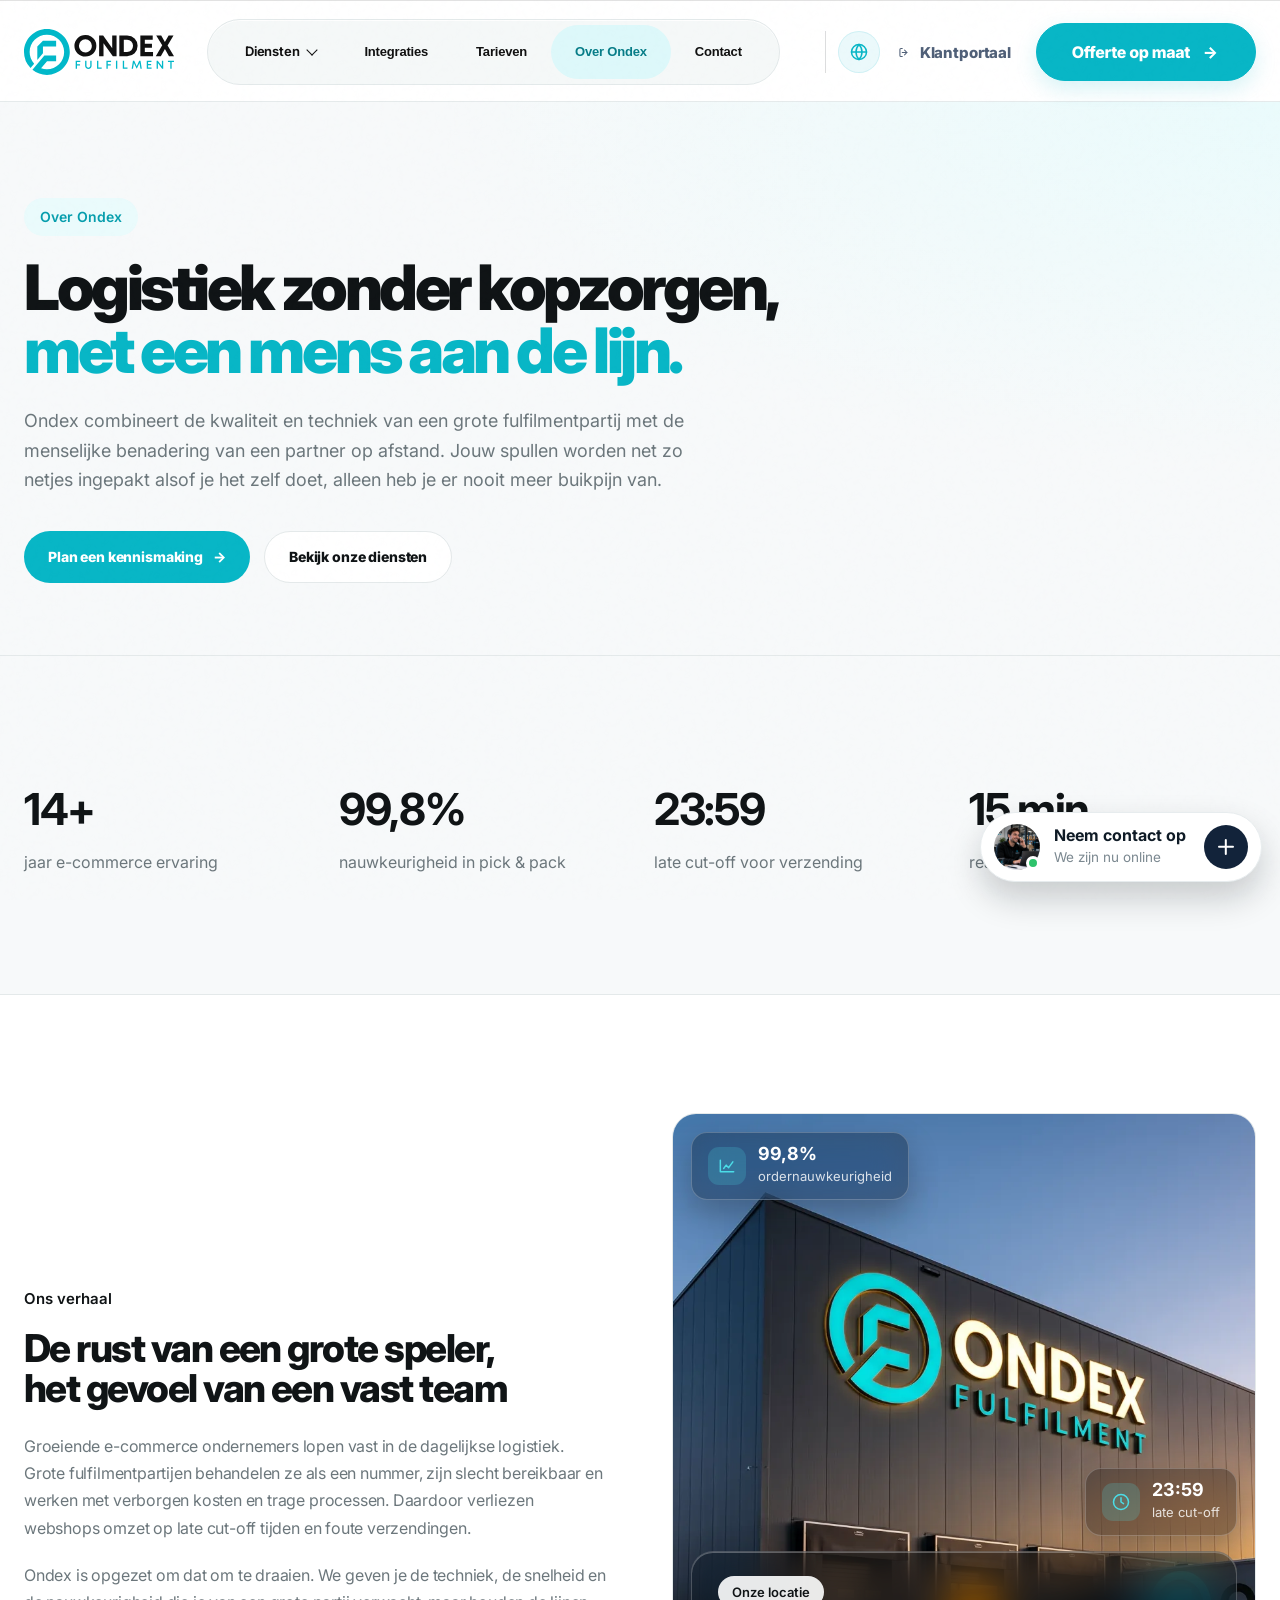
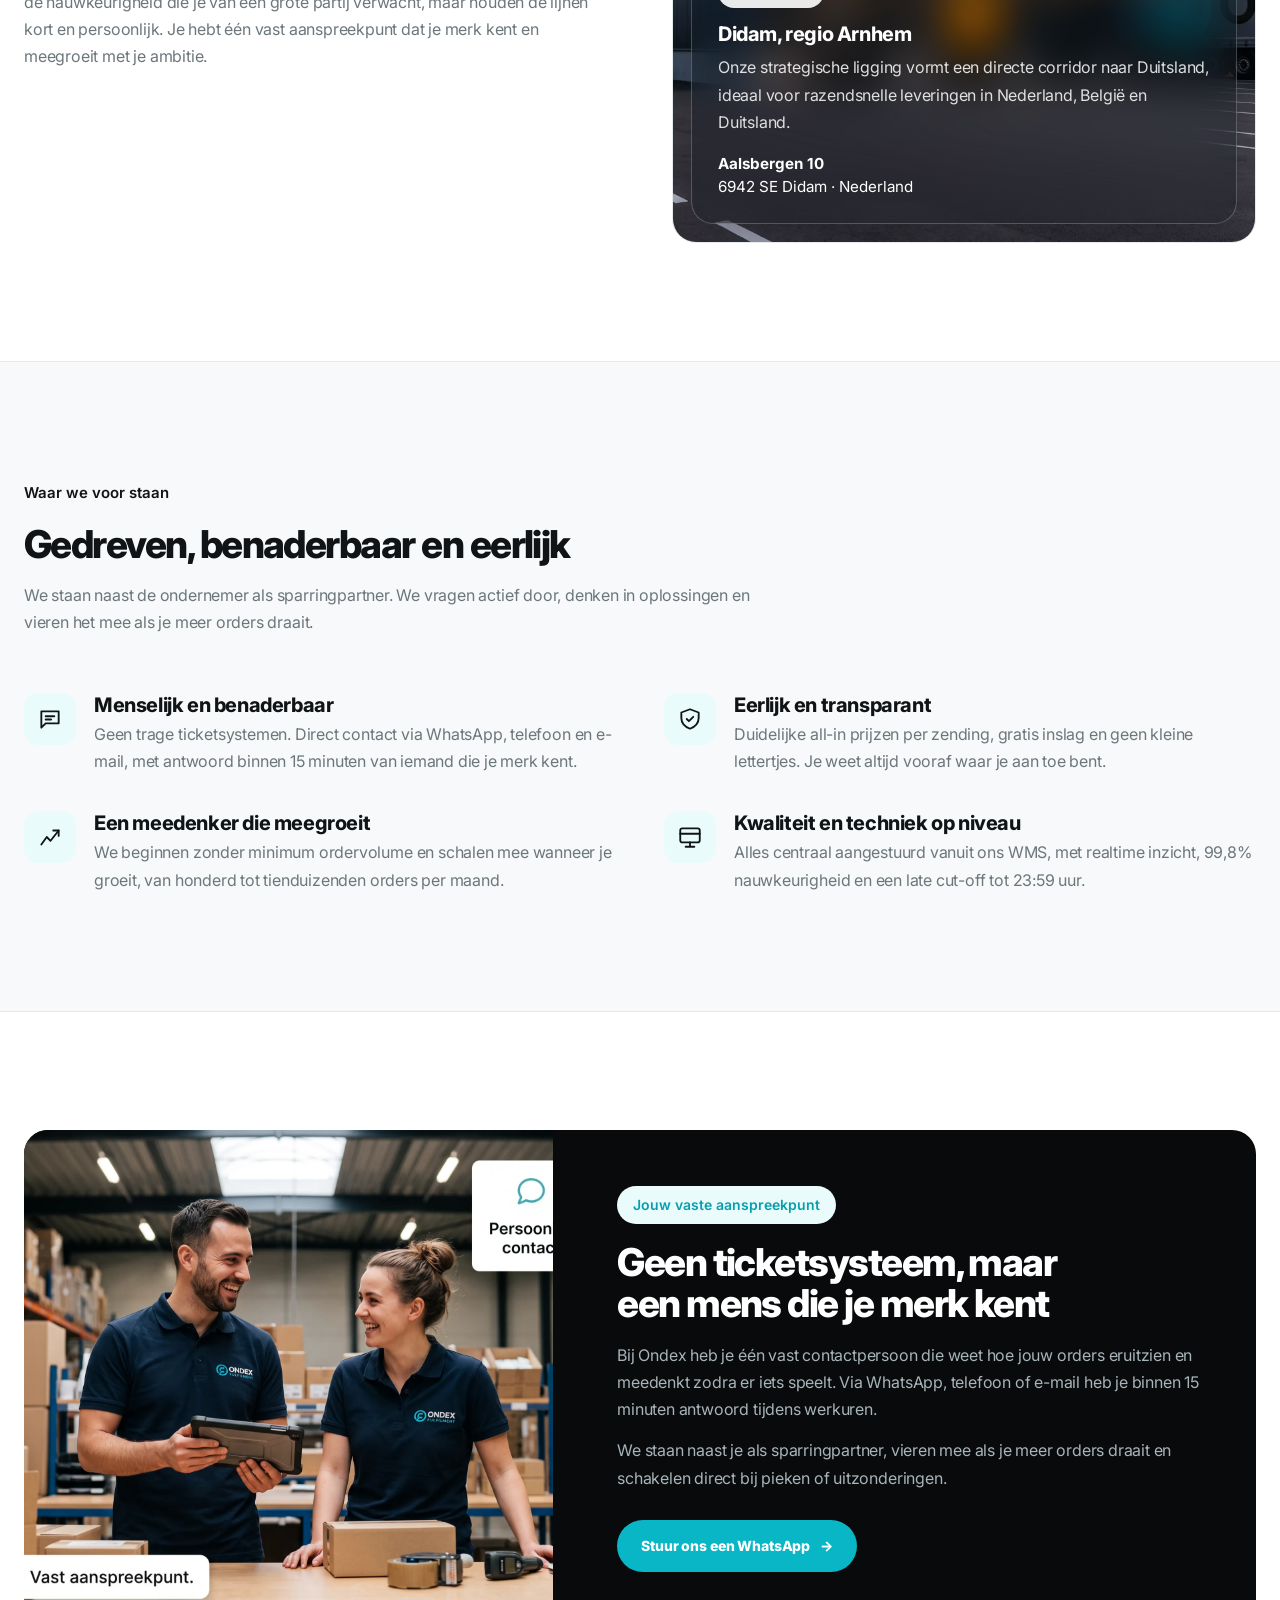
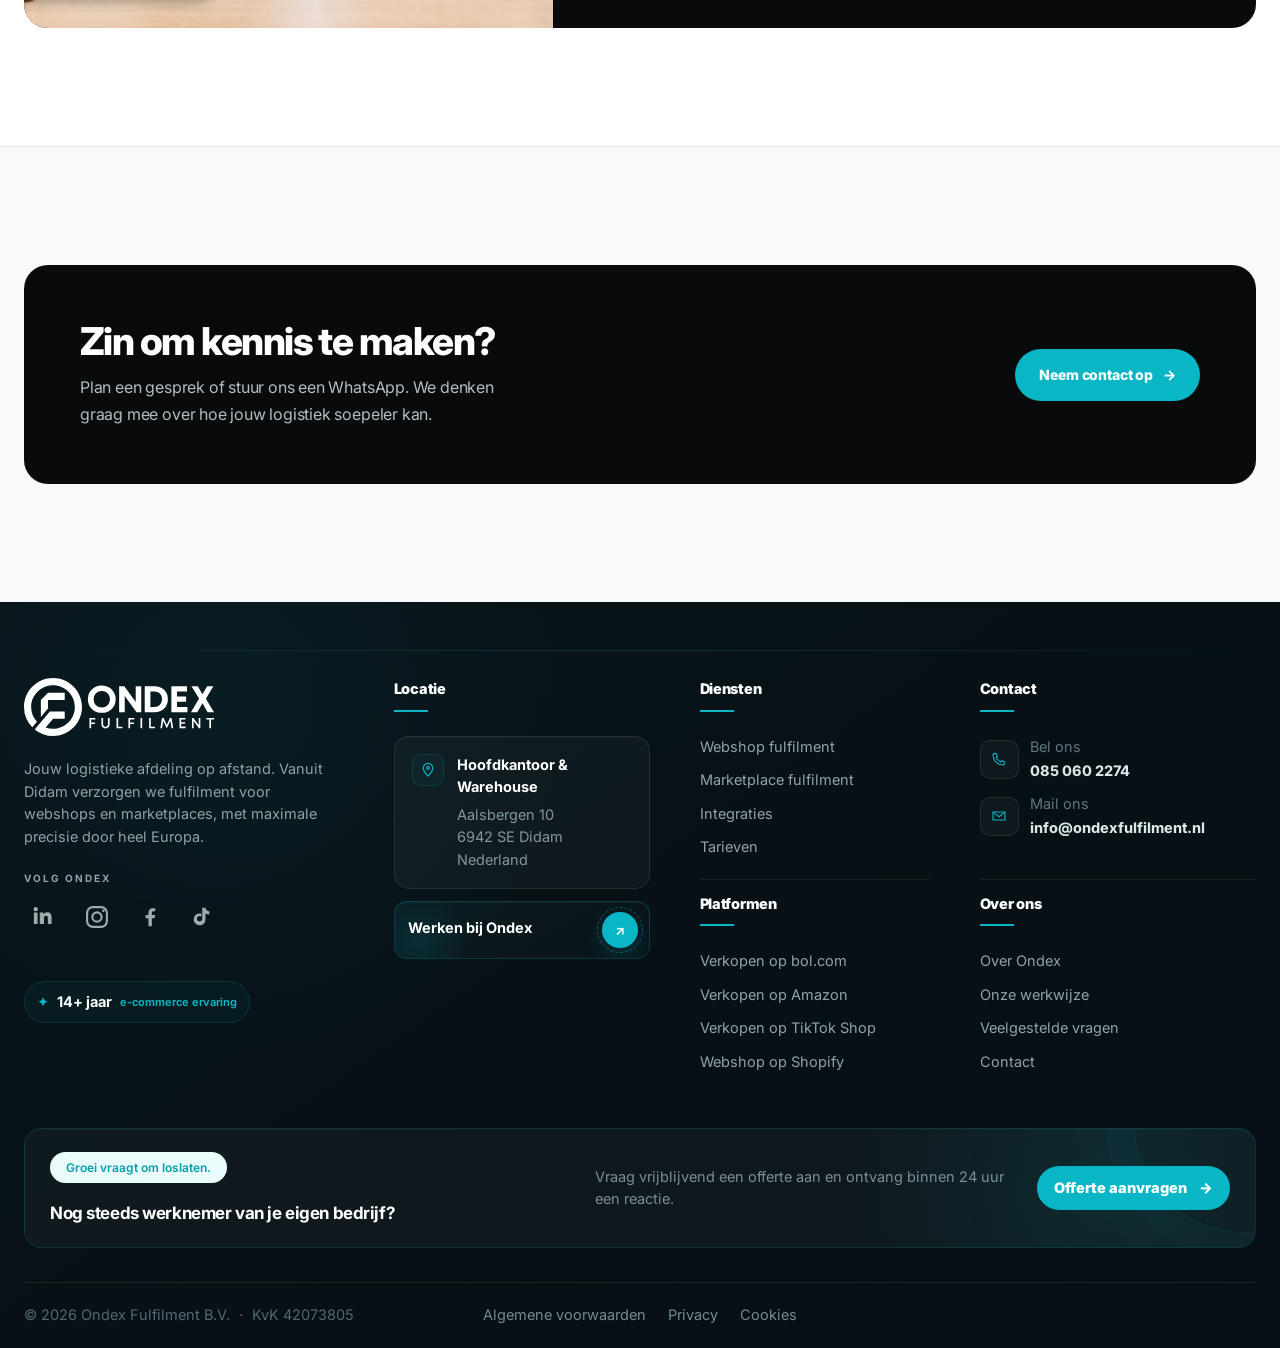
<file: over-ondex.html>
<!doctype html>
<html lang="nl-NL">
<head>
<meta charset="UTF-8">
<meta name="viewport" content="width=device-width,initial-scale=1">
<title>Over Ondex — Ondex Fulfilment</title>
<meta name="description" content="Ondex biedt logistiek zonder kopzorgen: de kwaliteit en techniek van een grote speler, met de menselijke aanpak van een partner op afstand. Gevestigd in Didam, regio Arnhem.">
<link rel="icon" type="image/svg+xml" sizes="any" href="assets/svg/asset-0dfa7847a272.svg">
<link rel="shortcut icon" href="assets/svg/asset-0dfa7847a272.svg">






<style>




:root{
  --font-sans:"Inter",Arial,sans-serif;
  --font-mono:"Space Mono",monospace;
}
html,body,button,input,select,textarea{font-family:var(--font-sans);}


*{box-sizing:border-box;}
html{scroll-behavior:smooth;}
body{margin:0;font-family:Inter,ui-sans-serif,system-ui,-apple-system,BlinkMacSystemFont,"Segoe UI",sans-serif;line-height:1.5;}
body:before{content:"";position:fixed;inset:0;pointer-events:none;z-index:9999;background-image:url("data:image/svg+xml,%3Csvg viewBox='0 0 180 180' xmlns='http://www.w3.org/2000/svg'%3E%3Cfilter id='n'%3E%3CfeTurbulence type='fractalNoise' baseFrequency='.8' numOctaves='3' stitchTiles='stitch'/%3E%3C/filter%3E%3Crect width='100%25' height='100%25' filter='url(%23n)' opacity='.35'/%3E%3C/svg%3E");}
a{text-decoration:none;color:inherit;}
button,input,textarea{font:inherit;}
button{border:0;cursor:pointer;}
.container{width:min(1240px,calc(100% - 48px));margin:auto;}
.topline{height:30px;background:#030611;color:#8996ab;font-size:11px;}

.topline strong{color:#dce5f3;}
@keyframes pulse{50%{box-shadow:0 0 0 7px rgba(200,255,53,.08)}}
.nav{z-index:100;}
.nav-inner{display:flex;align-items:center;}
.logo{display:flex;align-items:center;flex-shrink:0;}

.links{margin-left:auto;}
.links a{position:relative;}
.links a:after{content:"";position:absolute;left:0;right:100%;bottom:-8px;transition:.25s;}
.links a:hover:after{right:0;}

.btn{display:inline-flex;align-items:center;justify-content:center;gap:10px;padding:14px 20px;border-radius:999px;font-size:13px;font-weight:900;transition:transform .25s,box-shadow .25s,background .25s;}
.btn:hover{transform:translateY(-3px);}
.btn-blue{box-shadow:0 15px 35px rgba(23,104,255,.28);}
.menu{margin-left:auto;background:transparent;font-size:25px;}
h1{font-size:clamp(54px,6.4vw,88px);line-height:.91;letter-spacing:-.075em;margin:0 0 28px;max-width:820px;}

.section{padding:120px 0;}

.section h2{font-size:clamp(38px,4.7vw,62px);line-height:.96;margin:0;max-width:760px;}
.quote-section{padding:95px 0;text-align:center;}
.quote-section blockquote{max-width:930px;margin:0 auto;font-size:clamp(35px,5vw,64px);line-height:1;letter-spacing:-.065em;font-weight:850;}

.quote-section p{max-width:720px;margin:25px auto 0;color:var(--muted);font-size:16px;}
.faq-grid{display:grid;grid-template-columns:.65fr 1.35fr;gap:80px;}
.faq-list details{border-top:1px solid var(--line);padding:24px 0;}
.faq-list details:last-child{border-bottom:1px solid var(--line);}
summary{list-style:none;cursor:pointer;font-size:17px;font-weight:900;display:flex;justify-content:space-between;gap:20px;}
summary::-webkit-details-marker{display:none;}
summary:after{content:"+";font-size:24px;font-weight:400;}
.faq-list details[open] summary:after{content:"−";}
.faq-list p{color:var(--muted);max-width:720px;margin:13px 0 0;}
.support{position:fixed;z-index:150;}
.support-main{font-size:21px;}

.support-panel{position:absolute;right:0;width:300px;background:#fff;padding:20px;opacity:0;pointer-events:none;transform:translateY(15px) scale(.96);transition:.25s;}
.support.open .support-panel{opacity:1;pointer-events:auto;transform:none;}
.support-panel p{font-size:12px;color:#657188;margin:17px 0;}

@media(max-width:1000px){.links{display:none;}
.menu{display:block;}
.actions{margin-left:auto;}
.faq-grid{grid-template-columns:1fr;gap:45px;}}
@media(max-width:650px){.container{width:min(100% - 28px,1240px);}
.topline{display:none;}
.nav-inner{height:68px;}
h1{font-size:51px;}
.section{padding:80px 0;}
.support{right:14px;bottom:14px;}
.support-panel{width:285px;}

}
@media(prefers-reduced-motion:reduce){*,*:before,*:after{scroll-behavior:auto!important;animation:none!important;transition:none!important;}}
:root{--cyan2:#4bdde7;}

#integraties{position:relative;overflow:hidden;background:linear-gradient(180deg,#f7f9fa,#fff);}
#integraties:before{content:"";position:absolute;width:760px;height:760px;border-radius:50%;right:-420px;top:70px;border:1px solid rgba(11,181,197,.08);box-shadow:0 0 0 80px rgba(11,181,197,.022),0 0 0 160px rgba(11,181,197,.012);}
#integraties .container{position:relative;z-index:2;}

@media(max-width:650px){}
:root{--ondex2:#4ee4ed;--carbon:#080a0c;--paper:#f7f9fa;}
body{cursor:default;}


.cursor-glow{position:fixed;width:340px;height:340px;border-radius:50%;pointer-events:none;z-index:0;background:radial-gradient(circle,rgba(8,182,198,.07),transparent 68%);transform:translate(-50%,-50%);opacity:0;transition:opacity .25s;}
@media(max-width:650px){.logo img{width:145px;}}
@media(prefers-reduced-motion:reduce){.cursor-glow{display:none;}}
.nav{
  position:sticky!important;


  }
.nav .container,.nav-inner{
  display:flex!important;
  align-items:center!important;
  }
.logo{margin-right:auto!important;}
.logo img{

  display:block!important;}
.links{


  letter-spacing:-.02em;
  }
.links a{display:flex!important;
  align-items:center!important;


  border-radius:999px!important;
  transition:background .22s,color .22s,transform .22s!important;}

.links a:hover{background:#f3f5f7!important;
  color:#111!important;
  transform:none!important;}
.links a:first-child:hover{background:#e3eaff!important;
  color:#069EAD!important;}
.links a:after{display:none!important;}

.actions .btn-blue{


  font-family:Arial,Helvetica,sans-serif;
  }

@media(min-width:1001px){.links a:first-child{padding-left:27px!important;padding-right:27px!important;}}
@media(max-width:1100px){.nav{height:100px;}
.links{font-size:14px;}
.links a{padding:0 16px!important;min-height:48px!important;}
.actions .btn-blue{min-height:48px;padding:0 16px!important;}
.logo img{width:145px;}}
@media(max-width:900px){.nav{height:86px;border-top:1px solid #111!important;}
.links{display:none!important;}
.menu{display:block!important;
    margin-left:auto!important;
    width:52px!important;height:52px!important;
    border:1px solid #d9d9d9!important;
    border-radius:50%!important;
    background:#fff!important;}
.actions{margin-left:0!important;}
.actions .btn-blue{min-height:50px;}}
@media(max-width:620px){.nav{height:78px;}}


.links a{min-height:52px!important;
  padding:0 18px!important;}
.links a:first-child{background:#e9efff!important;
  color:#069EAD!important;}


@media(max-width:1250px){.links{font-size:13px;}
.links a{padding:0 12px!important;}
}
@media(max-width:1080px){.links{display:none!important;}
.menu{display:block!important;margin-left:auto!important;}
.actions{margin-left:auto!important;}}
@media(max-width:620px){.actions .btn-blue{display:none!important;}}

.topline .inner{height:100%;display:flex;justify-content:space-between;align-items:center;}

.nav-inner{gap:18px;}
.links{display:flex!important;align-items:center!important;margin:0!important;border:1px solid #d9d9d9!important;border-radius:999px!important;background:#fff!important;font-family:Arial,Helvetica,sans-serif;font-weight:500;color:#090909!important;white-space:nowrap;position:relative;}
.links>a,.menu-drop>button{display:flex;align-items:center;border-radius:999px;background:transparent;color:#111;font:inherit;font-weight:500;}
.links>a:hover,.menu-drop>button:hover{background:#f3f5f7!important;}
.links>a:after{display:none!important;}
.menu-drop{position:relative;}
.menu-drop>button{border:0;cursor:pointer;}
.menu-drop>button:after{font-size:13px;}

.drop-panel{position:absolute;left:0;top:65px;width:330px;background:#fff;border:1px solid #dedede;border-radius:22px;padding:10px;box-shadow:0 24px 70px rgba(0,0,0,.13);opacity:0;transform:translateY(8px);pointer-events:none;transition:.2s;z-index:220;}
.menu-drop.open .drop-panel{opacity:1;transform:none;pointer-events:auto;}
.drop-panel a{display:block!important;padding:14px 15px!important;border-radius:14px!important;font-size:14px;font-weight:700;}
.drop-panel a:hover{background:#f4f7f8!important;}
.drop-panel small{display:block;color:#84909c;font-size:10px;font-weight:500;margin-top:3px;}
.actions{margin-left:auto!important;display:flex!important;}

.menu{display:none!important;}
@media(max-width:1180px){
.links>a,.menu-drop>button{padding:0 12px!important;}
}
@media(max-width:1020px){.links{display:none!important;}
.menu{display:block!important;margin-left:auto!important;width:52px;height:52px;border:1px solid #ddd;border-radius:50%;background:#fff!important;}
}
@media(max-width:620px){.nav{height:82px;}
.topline{display:none!important;}

}
:root{--ondex-cyan:#08B6C6;
 --ondex-cyan-soft:#EAFBFC;
 --ondex-black:#111111;

 --ondex-offwhite:#F7F8F8;
 --ondex-gray:#68737D;
 }
.btn-blue{background:var(--ondex-cyan)!important;color:#fff!important;}


.nav .container,.nav-inner{height:100%!important;gap:14px!important;}

.actions .btn-blue{font-size:12px;}
@media(max-width:1180px){.nav{height:88px;}
.logo img{width:138px;}
.links{font-size:13px;}
.links>a,.menu-drop>button{padding:0 11px!important;min-height:44px!important;}
.actions .btn-blue{min-height:44px;}}
@media(max-width:1020px){.nav{height:82px;}}
@media(max-width:620px){.nav{height:76px;}
.logo img{width:126px;}}
:root{--ondex:#08B6C6;
  --ondex-soft:#EAFBFC;
  --ondex-ink:#111111;
  --ondex-white:#FFFFFF;
  --ondex-line:#E2E6E8;}
.nav{border-top:1px solid rgba(17,17,17,.12)!important;}
.nav.nav-scrolled{height:78px;}

.links{padding:6px 8px!important;font-size:13px;gap:0;border-color:#dfe4e6!important;box-shadow:0 6px 24px rgba(17,17,17,.035);}
.links>a,.menu-drop>button{min-height:42px!important;padding:0 14px!important;}
.actions{gap:7px;}
.quote-copy{display:flex;flex-direction:column;align-items:flex-start;line-height:1.05;}
.quote-copy b{font-size:11px;letter-spacing:-.01em;}
.quote-copy small{font-size:8px;font-weight:700;color:#8a949b;margin-top:3px;}
.actions .btn-blue{
  display:flex!important;align-items:center;
  overflow:hidden!important;}

.actions .btn-blue .quote-copy small{color:#aeb6bb;}
.reveal{transition-duration:.9s!important;transition-timing-function:cubic-bezier(.16,1,.3,1)!important;}
.section h2,.quote-section blockquote{view-transition-name:none;}
@media(max-width:1160px){.nav{height:82px;}
.logo img{width:134px;}
.links{font-size:12px;}
.links>a,.menu-drop>button{padding:0 10px!important;}
.quote-copy small{display:none;}}
@media(max-width:1030px){.links{display:none!important;}
.menu{display:block!important;}
}
@media(max-width:620px){.nav{height:74px;}
.logo img{width:125px;}
}
.actions .btn-blue{height:42px;
  min-height:42px;
  padding:0 7px 0 12px!important;
  border-radius:999px;
  background:#08B6C6!important;
  color:#fff!important;
  gap:8px;
  box-shadow:0 8px 22px rgba(8,182,198,.18);}
.actions .btn-blue:hover{background:#079DAC!important;
  box-shadow:0 10px 26px rgba(8,182,198,.22);
  transform:translateY(-1px)!important;}
.actions .btn-blue .quote-copy b{font-size:10px;
  font-weight:900;
  letter-spacing:.01em;}
.actions .btn-blue .quote-copy small{display:none!important;}
@media(max-width:1160px){.actions .btn-blue{padding:0 6px 0 10px!important;}}

@media(max-width:620px){}
.logo img{width:150px;
  height:auto;
  object-fit:contain;}

@media(max-width:620px){.logo img{width:132px;}}
header.nav .logo img{display:block!important;
  opacity:1;
  visibility:visible!important;
  filter:none!important;
  width:150px;
  max-height:52px;}
footer .logo img{display:block!important;
  opacity:1;
  visibility:visible!important;
  filter:brightness(0) invert(1)!important;}

.trust .container{position:relative;
  }
.trust-grid{display:grid;
  grid-template-columns:1fr 1fr 1.12fr 1fr 1fr;


  overflow:hidden;
  backdrop-filter:blur(18px);}
.trust-card{

  display:flex;
  align-items:center;
  gap:14px;
  position:relative;
  border-right:1px solid #E7EAEC;

  }

.trust-card:hover{

  z-index:3;}
.trust-icon{


  font-size:10px;
  font-weight:950;
  letter-spacing:.04em;}
.trust-card b{display:block;
  color:#111;
  font-size:13px;
  line-height:1.18;
  letter-spacing:-.015em;
  margin-bottom:5px;}
.trust-card span{display:block;
  color:#7A858C;
  font-size:9px;
  line-height:1.3;
  font-weight:700;}
.trust-highlight{
  border-right-color:#111;}
.trust-highlight:hover{background:#111;}
.trust-highlight .trust-value{


  white-space:nowrap;}


.trust-highlight:after{content:"";
  position:absolute;
  right:-24px;top:-34px;
  width:90px;height:90px;border-radius:50%;
  border:1px solid rgba(8,182,198,.25);
  box-shadow:0 0 0 16px rgba(8,182,198,.035);}
@media(max-width:1050px){.trust-grid{grid-template-columns:repeat(3,1fr);}
.trust-card{border-bottom:1px solid #E7EAEC;}
.trust-card:nth-child(3){border-right:0;}
.trust-card:nth-child(4),.trust-card:nth-child(5){border-bottom:0;}}
@media(max-width:700px){.trust{padding-bottom:22px;}
.trust .container{margin-top:-16px;}
.trust-grid{grid-template-columns:1fr;border-radius:20px;}
.trust-card{min-height:82px;
    border-right:0!important;
    border-bottom:1px solid #E7EAEC!important;
    padding:16px 18px;}
.trust-card:last-child{border-bottom:0!important;}
.trust-highlight{order:-1;}}
.trust{padding:0!important;
  margin:0!important;

  position:relative!important;
  z-index:10!important;}
.trust:before{content:"";
  position:absolute;
  left:0;right:0;top:0;
  height:42px;

  z-index:-1;}
.trust .container{margin-top:0!important;
  transform:translateY(-1px);}
.trust-grid{


  position:relative;}
.trust-grid:before{content:"";
  position:absolute;
  left:0;right:0;top:0;


  opacity:.8;
  z-index:5;}
.trust-card{min-height:104px!important;
  padding:19px 20px!important;}
.trust-highlight{background:#0B1115!important;}
.trust + section{padding-top:92px!important;}
@media(max-width:700px){.trust:before{height:24px;}
.trust-grid{border-radius:0 0 20px 20px;}
.trust-card{min-height:78px;}
.trust + section{padding-top:68px!important;}}
html,body,button,input,textarea,select,a,p,span,small,strong,b,em,i,h1,h2,h3,h4,h5,h6,nav,header,footer,section,article,div{font-family:"Inter",-apple-system,BlinkMacSystemFont,"Segoe UI",Arial,sans-serif;}
body{font-weight:400;
  -webkit-font-smoothing:antialiased;
  text-rendering:optimizeLegibility;}
h1,h2,h3,h4,h5,h6{font-weight:800;
  letter-spacing:-.045em;}
.section h2{font-weight:800;
  letter-spacing:-.052em;}
.links,.menu-drop>button,.actions a,.actions button,.btn{font-weight:700;
  letter-spacing:-.015em;}
.section p{letter-spacing:-.012em;}

.trust-card b{font-weight:700;}

.logo img{font-family:initial!important;}

.trust-icon svg{
  fill:none;
  stroke:currentColor;
  stroke-width:1.7;
  stroke-linecap:round;
  stroke-linejoin:round;}


.trust-highlight .trust-value{
  margin-right:2px;}
.trust-card:hover .trust-icon{transform:translateY(-2px);}
.trust-icon{transition:transform .3s cubic-bezier(.16,1,.3,1);}
.trust-highlight,.trust-highlight:hover{
  border-right-color:#E7EAEC!important;}

.trust-highlight .trust-check{background:#EAFBFC!important;
  color:#08B6C6!important;}
.trust-highlight:after{display:none!important;}
.actions a[href*="portal"]::after{content:none!important;
  display:none!important;}
.actions a:last-child,.actions .quote,a[href*="offerte"].btn{background:#08B6C6!important;
  color:#071018!important;
  border-color:#08B6C6!important;
  border-radius:999px;
  box-shadow:none;
  font-weight:700;
  min-height:46px;
  padding:0 20px!important;
  display:inline-flex!important;
  align-items:center;
  justify-content:center;
  gap:8px;
  transition:transform .28s cubic-bezier(.16,1,.3,1),box-shadow .28s ease,background .28s ease!important;}
.actions a:last-child:hover,.actions .quote:hover,a[href*="offerte"].btn:hover{transform:translateY(-2px)!important;
  background:#08B6C6!important;
  box-shadow:0 10px 24px rgba(8,182,198,.20);}
:root{--navy:#071014!important;
  --navy2:#0B151A!important;
  --blue:#08B6C6!important;
  --cyan:#08B6C6!important;
  --lime:#08B6C6!important;
  --white:#fff!important;
  --ink:#101416!important;
  --muted:#6C777C!important;
  --line:#E4E9EA!important;
  --soft:#F6F8F8!important;
  --shadow:0 24px 70px rgba(12,22,26,.09)!important;
  --radius:24px!important;}
html{scroll-padding-top:92px;}
body{background:#fff!important;
  color:#101416!important;
  overflow-x:clip!important;}
body:before{opacity:.018;}
.topline{display:none!important;}
.nav{top:0!important;


  transition:box-shadow .35s ease,background .35s ease,transform .35s ease!important;}


.links a:after{background:#08B6C6!important;height:1.5px!important;}
.menu-drop>button,.links a{color:#2B3438!important;}
.actions .btn-blue,.btn-blue{background:#08B6C6!important;
  color:#071014!important;
  box-shadow:none;}
.section{position:relative;
  isolation:isolate;
padding-top:118px!important;padding-bottom:118px!important;}


.trust{background:#fff!important;}
.trust:before{background:linear-gradient(180deg,#0A1216 0%,#0A1216 48%,#fff 48%,#fff 100%)!important;}
.trust-grid{border-radius:0 0 22px 22px!important;
  }
.trust-grid:before{height:2px!important;
  background:linear-gradient(90deg,transparent,#08B6C6 25%,#08B6C6 75%,transparent)!important;}
.trust-card{background:#fff!important;
  transition:background .3s ease,transform .35s cubic-bezier(.16,1,.3,1)!important;}
.trust-card:hover{background:#F5FCFC!important;transform:translateY(-3px)!important;}
.trust-highlight,.trust-highlight:hover{background:#fff!important;}
.trust-highlight b{color:#111!important;}
.trust-highlight span{color:#7A858C!important;}

.quote-section{background:#fff!important;
  border-block:1px solid #E8ECEC!important;
  overflow:hidden;}
.quote-section:after{content:"";
  position:absolute;
  width:440px;height:440px;
  left:50%;top:50%;
  transform:translate(-50%,-50%);
  border-radius:50%;
  border:1px solid rgba(8,182,198,.10);
  box-shadow:0 0 0 70px rgba(8,182,198,.024),0 0 0 140px rgba(8,182,198,.014);
  z-index:-1;}
.quote-section blockquote span{color:#08B6C6!important;}

.faq-list details{transition:background .3s ease,padding-inline .3s ease!important;}
.faq-list details:hover{background:#F7FAFA;padding-inline:14px!important;}
summary:after{color:#08B6C6!important;transition:transform .25s ease;}
details[open] summary:after{transform:rotate(180deg);}
.reveal{opacity:0;
  transform:translateY(26px) scale(.992);
  filter:blur(4px);
  transition:
    opacity .75s cubic-bezier(.16,1,.3,1),
    transform .75s cubic-bezier(.16,1,.3,1),
    filter .75s ease!important;}
.reveal.visible{opacity:1;transform:none;filter:none;}
.cursor-glow{display:none!important;}
.btn,.actions a,.actions button{transition:transform .3s cubic-bezier(.16,1,.3,1),box-shadow .3s ease,background .3s ease!important;}
.btn-blue:hover,.actions .btn-blue:hover{transform:translateY(-2px)!important;
  box-shadow:0 14px 30px rgba(8,182,198,.20);}
@supports (animation-timeline:view()){.quote-section blockquote{animation:v26-quote-in both linear;
    animation-timeline:view();
    animation-range:entry 12% cover 42%;}
@keyframes v26-quote-in{
    from{letter-spacing:-.07em;opacity:.35}
    to{letter-spacing:-.045em;opacity:1}
  }}
@media(max-width:900px){.section{padding-top:88px!important;padding-bottom:88px!important;}}
@media(max-width:700px){.nav-inner{height:66px;}
.section{padding-top:72px!important;padding-bottom:72px!important;}
.trust-grid{border-radius:0 0 18px 18px;}}
@media(prefers-reduced-motion:reduce){html{scroll-behavior:auto!important;}
*,*:before,*:after{animation-duration:.001ms!important;
    animation-iteration-count:1!important;
    scroll-behavior:auto!important;
    transition-duration:.001ms!important;}
.reveal{opacity:1;transform:none!important;filter:none!important;}}
.btn-blue,.actions .btn-blue,.actions .quote,.actions a:last-child,a[href*="offerte"].btn{background:#08B6C6!important;
  color:#fff!important;
  border-color:#08B6C6!important;}
.btn-blue:hover,.btn-blue:focus-visible,.actions .btn-blue:hover,.actions .btn-blue:focus-visible,.actions .quote:hover,.actions .quote:focus-visible,.actions a:last-child:hover,.actions a:last-child:focus-visible,a[href*="offerte"].btn:hover,a[href*="offerte"].btn:focus-visible{background:#069EAD!important;
  color:#fff!important;
  border-color:#069EAD!important;}
.btn-blue svg,.actions .btn-blue svg,.actions .quote svg,.actions a:last-child svg{color:currentColor!important;
  stroke:currentColor!important;}
.nav{
  backdrop-filter:none!important;
  -webkit-backdrop-filter:none!important;}

.actions .btn-blue,.actions .quote,.actions a:last-child{min-width:190px;
  height:60px;
  min-height:60px;
  padding:0 28px!important;
  border-radius:999px;

  border:1px solid #08B6C6!important;


  line-height:1;


  display:inline-flex!important;
  align-items:center;
  justify-content:center;
  white-space:nowrap;}
.actions .btn-blue:hover,.actions .quote:hover,.actions a:last-child:hover,.actions .btn-blue:focus-visible,.actions .quote:focus-visible,.actions a:last-child:focus-visible{background:#069EAD!important;
  border-color:#069EAD!important;
  color:#fff!important;
  transform:translateY(-2px)!important;
  box-shadow:0 12px 26px rgba(8,182,198,.20);}
.links{min-height:52px!important;}
@media(max-width:1100px){.nav-inner{height:82px;min-height:82px;}
.actions .btn-blue,.actions .quote,.actions a:last-child{min-width:164px;
    height:54px;
    min-height:54px;
    padding:0 22px!important;
    font-size:15px;}}
@media(max-width:700px){.nav-inner{height:70px;min-height:70px;}}
.actions .btn-blue,.actions .quote,.actions a:last-child{font-size:18px;
  font-weight:700;
  letter-spacing:-.03em;}
.actions{align-items:center;}
@media(max-width:1100px){.actions .btn-blue,.actions .quote,.actions a:last-child{font-size:16px;}}
.integrations{position:relative;
  padding:132px 0 140px;
  background:#F7F9F9!important;
  overflow:hidden;
  border-block:1px solid #E5EAEB;}
.integrations:before{content:"";
  position:absolute;
  inset:0;
  background:
    radial-gradient(circle at 84% 18%,rgba(8,182,198,.07),transparent 24%),
    linear-gradient(90deg,transparent 0%,transparent 44%,rgba(7,16,20,.018) 44%,rgba(7,16,20,.018) 100%);
  pointer-events:none;}
.integrations-layout{position:relative;
  z-index:2;
  display:grid;
  grid-template-columns:minmax(330px,.78fr) minmax(760px,1.55fr);
  gap:78px;
  align-items:start;}
.integrations-copy{position:sticky;
  top:118px;
  padding-top:6px;}
.integrations-kicker{display:flex;
  align-items:center;
  gap:10px;
  margin-bottom:24px;
  color:#5C696E;
  font-size:11px;
  font-weight:800;
  letter-spacing:.12em;
  text-transform:uppercase;}
.integrations-kicker span{width:24px;height:1px;background:#08B6C6;}
.integrations h2{margin:0;
  max-width:570px;
  color:#101416!important;
  font-size:clamp(46px,4.4vw,68px);
  line-height:.96;
  letter-spacing:-.064em;
  font-weight:800;
  text-wrap:balance;}
.integrations h2 em{color:#08B6C6!important;
  font-style:normal;}
.integrations-copy>p:last-of-type{margin:20px 0 0;
  max-width:520px;
  color:#697579!important;
  font-size:15px;
  line-height:1.68;}
.integrations-cta{min-width:235px;
  height:58px;
  margin-top:34px;
  padding:0 22px 0 24px;
  border-radius:999px;
  background:#111;
  color:#fff!important;
  display:inline-flex;
  align-items:center;
  justify-content:space-between;
  gap:22px;
  text-decoration:none;
  font-size:14px;
  font-weight:800;
  transition:transform .3s cubic-bezier(.16,1,.3,1),box-shadow .3s ease,background .3s ease;}
.integrations-cta b{color:#08B6C6;
  font-size:18px;
  transition:transform .3s cubic-bezier(.16,1,.3,1);}
.integrations-cta:hover{background:#000;
  transform:translateY(-2px);
  box-shadow:0 14px 30px rgba(16,20,22,.14);}
.integrations-cta:hover b{transform:translateX(4px);}
.integrations-stage{position:relative;
  border:1px solid #D8E0E1;
  border-radius:30px;
  background:#fff;
  overflow:hidden;
  box-shadow:0 28px 90px rgba(16,20,22,.09);}
.integrations-groups{padding:24px;
  background:#F7F9F9;}
.integrations-group{margin-top:20px;}
.integrations-group:first-child{margin-top:0;}
.integrations-group-head{display:flex;
  align-items:center;
  justify-content:space-between;
  margin:0 2px 9px;}
.integrations-group-head span{color:#111;
  font-size:11px;
  font-weight:850;
  letter-spacing:.04em;
  text-transform:uppercase;}
.integrations-group-head small{color:#98A3A6;
  font-size:9px;
  font-weight:750;}
.integrations-grid{display:grid;
  grid-template-columns:repeat(6,1fr);
  border:1px solid #DCE3E4;
  border-radius:18px;

  background:#fff;}
.integration{position:relative;
  min-height:126px;
  padding:16px 14px 14px;
  border-right:1px solid #E3E8E9;
  background:#fff;
  color:#111!important;
  text-decoration:none;
  display:flex;
  flex-direction:column;
  justify-content:flex-end;
  }
.integration:last-child{border-right:0;}
.integration:before{content:"";
  position:absolute;


  background:#08B6C6;


  }
.integration:hover{background:#F1FBFC;
  transform:translateY(-4px);
  z-index:3;
  box-shadow:0 14px 30px rgba(16,20,22,.08);}
.integration:hover:before{transform:scaleX(1);}
.logo-box{min-height:44px;
  margin-bottom:auto;
  display:flex;
  align-items:center;}
.logo-box img{max-width:92px;
  max-height:30px;
  display:block;
  object-fit:contain;
  object-position:left center;}
.integration b{color:#111!important;
  font-size:12.5px;
  line-height:1.1;
  }
.integration small{margin-top:5px;
  color:#8B979B;
  font-size:10px;
  line-height:1;
  font-weight:850;
  letter-spacing:.10em;
  text-transform:uppercase;}
.integration.custom{background:linear-gradient(180deg,#fff,#F3FCFD);}
.logo-box.code{width:40px;height:40px;
  min-height:40px;
  border-radius:12px;
  display:grid;
  place-items:center;
  background:#E9FAFC;
  color:#08B6C6;
  font-family:ui-monospace,SFMono-Regular,Menlo,monospace;
  font-size:14px;
  font-weight:900;}
@media(max-width:1180px){.integrations-layout{grid-template-columns:1fr;}
.integrations-copy{position:relative;top:auto;}}
@media(max-width:900px){.integrations{padding:92px 0;}
.integrations-grid{grid-template-columns:repeat(3,1fr);}
.integration{border-bottom:1px solid #E3E8E9;}
.integration:nth-child(3n){border-right:0;}
.integration:nth-last-child(-n/**/+3){border-bottom:0;}}
@media(max-width:620px){.integrations{padding:72px 0;}
.integrations h2{font-size:42px;}
.integrations-grid{grid-template-columns:repeat(2,1fr);}
.integration:nth-child(3n){border-right:1px solid #E3E8E9;}
.integration:nth-child(2n){border-right:0;}
.integration:nth-last-child(-n/**/+3){border-bottom:1px solid #E3E8E9;}
.integration:nth-last-child(-n/**/+2){border-bottom:0;}
.integrations-stage{border-radius:22px;}}
.nav{

  box-shadow:none;}
.nav .links{background:#F5F8F8!important;
  border:1px solid #E3E9EA!important;

  box-shadow:inset 0 1px 0 rgba(255,255,255,.9)!important;}
.nav .links > a,.nav .menu-drop > button{color:#111!important;
  background:transparent!important;

  font-weight:650;
  transition:background .25s ease,color .25s ease,transform .25s ease!important;}
.nav .links > a:hover,.nav .menu-drop > button:hover{background:#E8FAFC!important;
  color:#087D88!important;}
.nav .links > a.active,.nav .links > a[aria-current="page"]{background:#DDF8FA!important;
  color:#087D88!important;}
.nav .links > a:after{display:none!important;}
.actions .btn-blue,.actions .quote,.actions a:last-child{background:#08B6C6!important;
  border-color:#08B6C6!important;
  color:#fff!important;}
.actions .btn-blue:hover,.actions .quote:hover,.actions a:last-child:hover{background:#069EAD!important;
  border-color:#069EAD!important;
  color:#fff!important;}
.nav.nav-scrolled{background:rgba(255,255,255,.96)!important;
  border-bottom-color:#DEE5E6!important;
  box-shadow:0 12px 35px rgba(7,16,20,.065);}
@media(max-width:900px){.nav .links{background:#fff!important;}}
.integrations-group-head{min-height:20px;}
.integrations-group-head > small{display:none!important;}
.integration .logo-box img{display:block!important;
  opacity:1!important;
  filter:none!important;}
.integrations-copy .integrations-kicker{display:none!important;}
.integrations-copy h2{max-width:560px!important;}
main section h2,body > section h2,.integrations-copy h2{


  color:#101416!important;
  }

@media(max-width:620px){main section h2,body > section h2,.integrations-copy h2{font-size:clamp(38px,11vw,46px);
    line-height:1;}}
html,body,button,input,select,textarea,a,p,span,small,strong,b,h1,h2,h3,h4,h5,h6{font-family:"Inter",Arial,sans-serif;}
main section h2,body > section h2,.integrations-copy h2{font-family:"Inter",Arial,sans-serif;
  font-weight:800;
  letter-spacing:-.065em;
  line-height:.94;
  text-wrap:balance;
font-size:clamp(48px,4.7vw,72px);
  max-width:980px;}

.title-accent{color:#08B6C6!important;
  font:inherit!important;}
section[class*="dark"] h2,.quote-section h2,footer h2{color:#fff!important;}
section[class*="dark"] h2 .title-accent,.quote-section h2 .title-accent,footer h2 .title-accent{color:#08B6C6!important;}
.integration b{font-family:"Inter",Arial,sans-serif;
  font-weight:750;
  letter-spacing:-.025em;}
@media(max-width:760px){main section h2,body > section h2,.integrations-copy h2{font-size:clamp(40px,11.5vw,52px);
    line-height:.96;
    letter-spacing:-.055em;}}
.integrations-copy h2.integrations-title{font-size:clamp(46px,4.25vw,66px);
  line-height:.96;
  letter-spacing:-.062em;
  font-weight:800;
  max-width:650px!important;
  margin:0!important;}
.integrations-copy h2.integrations-title .title-accent{display:block;
  margin-top:7px;}
@media(max-width:620px){.integrations-copy h2.integrations-title{font-size:clamp(38px,10.5vw,48px);}}
.integrations-grid{overflow:hidden!important;}
.integration{transform:none!important;
  box-shadow:none!important;
  isolation:isolate;
  transition:
    background-color .24s ease,
    border-color .24s ease!important;}
.integration:hover,.integration:focus-visible{transform:none!important;
  z-index:auto!important;
  box-shadow:none!important;
  background:#F2FBFC!important;}
.integration:before{left:0!important;
  right:auto!important;
  top:0!important;
  bottom:0!important;
  width:3px!important;
  height:auto!important;
  transform:scaleY(0)!important;
  transform-origin:center!important;
  transition:transform .28s cubic-bezier(.16,1,.3,1)!important;}
.integration:hover:before,.integration:focus-visible:before{transform:scaleY(1)!important;}
.integration .logo-box img{transform:none!important;
  transition:transform .28s cubic-bezier(.16,1,.3,1), opacity .2s ease!important;
  transform-origin:left center;}
.integration:hover .logo-box img,.integration:focus-visible .logo-box img{transform:translateX(3px) scale(1.025)!important;}
.integrations-group-head,.integrations-group-head span,.integrations-title{transform:none!important;}
.ondex-orchestrator{position:relative;
  padding:25px 24px 20px;
  background:#071014;
  color:#fff;
  overflow:hidden;}
.ondex-orchestrator:before{content:"";
  position:absolute;inset:0;
  pointer-events:none;
  background:
    radial-gradient(circle at 50% 20%,rgba(8,182,198,.12),transparent 32%),
    linear-gradient(rgba(255,255,255,.025) 1px,transparent 1px),
    linear-gradient(90deg,rgba(255,255,255,.025) 1px,transparent 1px);
  background-size:auto,30px 30px,30px 30px;}
.orchestrator-head{position:relative;
  display:flex;justify-content:space-between;align-items:flex-start;gap:24px;
  margin-bottom:24px;}
.orchestrator-head>div:first-child{display:flex;flex-direction:column;gap:7px;}

.orchestrator-head strong{color:#fff!important;font-size:21px;line-height:1.08;font-weight:800;letter-spacing:-.035em;}
.orchestrator-head strong em{color:#08B6C6;font-style:normal;}
.live{display:flex;align-items:center;gap:8px;
  padding:9px 12px;border:1px solid rgba(255,255,255,.09);
  border-radius:999px;background:rgba(255,255,255,.035);
  color:#A6B3B7;font-size:9px;font-weight:750;white-space:nowrap;}
.live i{width:7px;height:7px;border-radius:50%;background:#08B6C6;
  box-shadow:0 0 0 5px rgba(8,182,198,.1);
  animation:ondexpulse 2.4s ease-in-out infinite;}
@keyframes ondexpulse{50%{box-shadow:0 0 0 10px rgba(8,182,198,0)}}
.route{position:relative;
  display:grid;
  grid-template-columns:1fr 48px 1.12fr 48px 1fr;
  align-items:center;}
.route-card{min-height:118px;
  position:relative;
  display:grid;
  grid-template-columns:42px 1fr;
  grid-template-rows:auto 1fr;
  gap:12px 13px;
  padding:15px;
  border:1px solid rgba(255,255,255,.09);
  border-radius:17px;
  background:rgba(255,255,255,.035);}
.route-card.core{border-color:rgba(8,182,198,.32);
  background:linear-gradient(145deg,rgba(8,182,198,.13),rgba(255,255,255,.035));
  box-shadow:inset 0 0 0 1px rgba(8,182,198,.04);}
.route-icon{grid-row:2;width:42px;height:42px;border-radius:12px;
  display:grid;place-items:center;background:rgba(255,255,255,.055);}
.core .route-icon{background:rgba(8,182,198,.12);}
.route-icon svg{width:21px;height:21px;fill:none;stroke:#08B6C6;stroke-width:1.6;
  stroke-linecap:round;stroke-linejoin:round;}
.route-card>div:last-child{grid-column:2;grid-row:2;display:flex;flex-direction:column;justify-content:center;gap:4px;}
.route-card b{color:#fff!important;font-weight:800;}
.route-card small{color:#829298;font-size:10px;line-height:1.35;font-weight:700;}
.connector{height:1px;position:relative;background:rgba(255,255,255,.12);overflow:hidden;}
.connector span{position:absolute;top:-2px;width:5px;height:5px;border-radius:50%;
  background:#08B6C6;box-shadow:0 0 12px rgba(8,182,198,.7);
  animation:route 2.8s linear infinite;}
@keyframes route{
  from{left:-8%;opacity:0} 88%{opacity:1} to{left:105%;opacity:0}
}
.signal-2{position:relative;
  margin-top:15px;
  display:flex;align-items:center;justify-content:center;gap:9px;
  color:#53666C;font-size:7px;font-weight:900;letter-spacing:.12em;}
.signal-2 i{width:22px;height:1px;background:rgba(255,255,255,.1);}
.signal-2 span:nth-of-type(2){color:#08B6C6;}
@media(max-width:760px){.orchestrator-head{flex-direction:column;}
.route{grid-template-columns:1fr;gap:8px;}
.connector{width:1px;height:24px;margin:auto;}
.connector span{display:none;}
.signal-2{display:none;}}
@media(prefers-reduced-motion:reduce){.live i,.connector span{animation:none!important;}}
@media(max-width:650px){.links.mobile-open{display:flex!important;position:absolute;left:14px;right:14px;top:76px;
    padding:18px;background:#fff;border:1px solid #E2E7E8;border-radius:18px;
    flex-direction:column;box-shadow:0 20px 50px rgba(0,0,0,.12);z-index:100;}}

.flowstudio{position:relative;
  padding:128px 0 132px;
  overflow:hidden;
  background:
    radial-gradient(circle at 8% 12%, rgba(8,182,198,.10), transparent 24%),
    linear-gradient(180deg,#F7FAFA 0%,#EEF5F5 100%);
  color:#071014;}
.flowstudio:after{content:"";position:absolute;inset:0;pointer-events:none;opacity:.55;
  background-image:
    linear-gradient(rgba(7,16,20,.025) 1px,transparent 1px),
    linear-gradient(90deg,rgba(7,16,20,.025) 1px,transparent 1px);
  background-size:48px 48px;}
.flowstudio .container{position:relative;z-index:2;}
.flowstudio-grid{display:grid;
  grid-template-columns:minmax(0,.78fr) minmax(0,1.22fr);
  gap:88px;
  align-items:start;}
.flowstudio-intro{position:sticky;
  top:118px;}
.flowstudio-intro h2{margin:18px 0 24px!important;
  color:#071014!important;
  font-size:clamp(48px,4.9vw,72px);
  line-height:.9;
  letter-spacing:-.07em;}
.flowstudio-intro h2 span{color:#08B6C6;}
.flowstudio-lead{max-width:620px;
  margin:0;
  color:#5F6E73;
  font-size:16px;
  line-height:1.75;}
.flowstudio-points{display:grid;gap:12px;
  margin:28px 0 28px;}
.flowstudio-points>div{display:flex;gap:10px;align-items:flex-start;
  color:#44565B;font-size:12px;line-height:1.5;}
.flowstudio-points i{display:grid;place-items:center;flex:0 0 20px;
  width:20px;height:20px;border-radius:50%;
  background:#08B6C6;color:#fff;font-style:normal;font-weight:900;font-size:11px;
  box-shadow:0 0 0 6px rgba(8,182,198,.07);}
.flowstudio-person{display:grid;


  margin-top:30px;


  border:1px solid #DFE7E8;
  border-radius:20px;
  background:rgba(255,255,255,.82);
  backdrop-filter:blur(12px);
  box-shadow:0 15px 45px rgba(7,16,20,.06);}
.flowstudio-avatar{
  display:grid;place-items:center;
  background:#071014;color:#08B6C6;
  font-size:22px;font-weight:900;
  }
.flowstudio-person strong{display:block;color:#071014!important;}
.flowstudio-person span{display:block;margin-top:2px;}
.flowstudio-person small,.flowstudio-person em{display:block;margin-top:6px;color:#7E8D92;font-size:8px;font-style:normal;}
.flowstudio-person small i{display:inline-block;


  }
.flowstudio-process{position:relative;
  display:grid;
  gap:14px;
  padding-left:44px;}
.flowstudio-rail{position:absolute;
  left:13px;top:18px;bottom:18px;
  width:2px;
  background:linear-gradient(180deg,rgba(8,182,198,.12),rgba(7,16,20,.09));
  border-radius:999px;}
.flowstudio-rail-fill{position:absolute;left:0;top:0;width:100%;height:0;
  background:#08B6C6;
  box-shadow:0 0 16px rgba(8,182,198,.45);
  border-radius:999px;
  transition:height .7s cubic-bezier(.16,1,.3,1);}
.flowstudio-rail-runner{position:absolute;
  left:50%;top:0;
  width:12px;height:12px;
  transform:translate(-50%,-50%);
  border-radius:50%;
  background:#08B6C6;
  box-shadow:0 0 0 7px rgba(8,182,198,.08),0 0 22px rgba(8,182,198,.45);
  transition:top .7s cubic-bezier(.16,1,.3,1);}
.flowstudio-card{position:relative;
  display:grid;
  grid-template-columns:auto minmax(0,1fr) auto;
  gap:18px;
  align-items:start;
  min-height:142px;
  padding:22px 22px 22px 18px;
  border:1px solid #E1E8E9;
  border-radius:22px;
  background:rgba(255,255,255,.90);
  box-shadow:0 10px 35px rgba(7,16,20,.045);
  overflow:hidden;
  transition:
    transform .45s cubic-bezier(.16,1,.3,1),
    border-color .3s ease,
    box-shadow .3s ease,
    background .3s ease;}
.flowstudio-card:before{content:"";
  position:absolute;left:0;top:0;bottom:0;width:3px;
  background:#08B6C6;
  transform:scaleY(0);
  transform-origin:top;
  transition:transform .45s cubic-bezier(.16,1,.3,1);}
.flowstudio-card:after{content:"";
  position:absolute;
  width:180px;height:180px;
  right:-90px;top:-90px;
  border-radius:50%;
  background:radial-gradient(circle,rgba(8,182,198,.11),transparent 70%);
  opacity:0;
  transform:scale(.8);
  transition:.45s ease;}
.flowstudio-card.is-active{transform:translateX(10px);
  border-color:rgba(8,182,198,.28);
  background:#fff;
  box-shadow:0 22px 55px rgba(7,16,20,.08);}
.flowstudio-card.is-active:before{transform:scaleY(1);}
.flowstudio-card.is-active:after{opacity:1;transform:scale(1);}
.flowstudio-card-no{position:relative;z-index:2;
  width:54px;height:54px;
  display:grid;place-items:center;
  border-radius:16px;
  background:#071014;
  
  font-size:13px;font-weight:900;
  box-shadow:0 10px 20px rgba(7,16,20,.14);
  transition:.3s ease;}
.flowstudio-card.is-active .flowstudio-card-no{background:#08B6C6;color:#fff;
  transform:rotate(-4deg) scale(1.04);}
.flowstudio-card-copy{position:relative;z-index:2;}
.flowstudio-card-copy>span{color:#08B6C6;
  font-size:8px;font-weight:900;letter-spacing:.15em;}
.flowstudio-card h3{margin:7px 0 8px!important;
  color:#071014!important;
  font-size:22px;
  line-height:1;
  letter-spacing:-.045em;}
.flowstudio-card p{margin:0;
  color:#66777C;
  font-size:11.5px;
  line-height:1.65;}
.flowstudio-card-status{position:relative;z-index:2;
  align-self:center;
  padding:8px 10px;
  border:1px solid #DDE6E7;
  border-radius:999px;
  color:#89979B;
  font-weight:900;letter-spacing:.12em;
  white-space:nowrap;
  transition:.3s ease;}
.flowstudio-card.is-active .flowstudio-card-status{border-color:rgba(8,182,198,.25);
  background:#EEFAFB;
  color:#08A4B1;}

@media(max-width:1000px){.flowstudio-grid{grid-template-columns:1fr;gap:60px;}
.flowstudio-intro{position:relative;top:auto;}}
@media(max-width:700px){.flowstudio{padding:90px 0;}
.flowstudio-intro h2{font-size:clamp(48px,13vw,66px);}
.flowstudio-process{padding-left:0;}
.flowstudio-rail{display:none;}
.flowstudio-card{grid-template-columns:auto 1fr;padding:18px;}
.flowstudio-card-status{grid-column:2;justify-self:start;}
.flowstudio-card.is-active{transform:none;}}
@media(prefers-reduced-motion:reduce){
.flowstudio-card,.flowstudio-card:before,.flowstudio-card:after,.flowstudio-rail-fill,.flowstudio-rail-runner{transition:none!important;}}
.flowstudio-person{grid-template-columns:auto 1fr;
  gap:14px;
  align-items:center;
  max-width:430px;
  padding:16px 18px;}
.flowstudio-person>div:last-child{display:grid;
  gap:2px;}
.flowstudio-person strong{margin:0!important;
  font-size:14px;
  line-height:1.15;
  letter-spacing:-.02em;}
.flowstudio-person span{margin:0!important;
  color:#66777C!important;
  font-size:10px;
  line-height:1.35;}

.flowstudio-person small i{margin-right:0!important;}
.flowstudio-person small{display:inline-flex!important;
  width:max-content;
  align-items:center;
  gap:7px;
  margin-top:7px!important;
  padding:6px 10px;
  border:1px solid rgba(24,169,91,.18);
  border-radius:999px;
  background:rgba(24,169,91,.09);
  color:#12964F!important;
  font-size:8.5px;
  font-weight:850;
  line-height:1;}
.flowstudio-person small i{width:7px;
  height:7px;
  margin:0!important;
  border-radius:50%;
  background:#18A95B!important;
  box-shadow:0 0 0 4px rgba(24,169,91,.10);
  animation:v59-online-pulse 2s ease-in-out infinite!important;}
@keyframes v59-online-pulse{
  50%{box-shadow:0 0 0 9px rgba(24,169,91,0)}
}
@media(prefers-reduced-motion:reduce){.flowstudio-person small i{animation:none!important;}}
.signal{padding:108px 0;background:#F5F8F8;color:#071014;overflow:hidden;}
.signal:before{inset:0;
background-size:auto,52px 52px,52px 52px;pointer-events:none;}
.signal .container{position:relative;}
.signal-shell{display:grid;padding:50px;border:1px solid #E0E7E8;border-radius:30px;background:#fff;box-shadow:0 28px 75px rgba(7,16,20,.08);}
.signal-copy{position:relative;z-index:3;}
.signal-copy h2{margin:16px 0 18px!important;max-width:680px;color:#071014!important;font-size:clamp(39px,4.15vw,62px);line-height:.95;letter-spacing:-.055em;}
.signal-copy h2 span{color:#08B6C6;}
.signal-copy>p{max-width:620px;margin:0;color:#617176;font-size:15px;line-height:1.7;}
.signal-actions-2{display:flex;align-items:center;gap:18px;margin-top:26px;flex-wrap:wrap;}
@media(max-width:980px){.signal-shell{grid-template-columns:1fr;gap:38px;}}
@media(max-width:680px){.signal{padding:86px 0;}
.signal-shell{padding:28px 22px;border-radius:24px;}
.signal-copy h2{font-size:clamp(38px,10.8vw,52px);}
.signal-actions-2{align-items:flex-start;flex-direction:column;}}
.footer{padding:76px 0 0;color:#A7B4B8;background:radial-gradient(circle at 18% 15%,rgba(8,182,198,.06),transparent 28%),linear-gradient(145deg,#09151A 0%,#071014 58%,#061015 100%);}
.footer:before{inset:0;background:linear-gradient(rgba(255,255,255,.018) 1px,transparent 1px),linear-gradient(90deg,rgba(255,255,255,.018) 1px,transparent 1px);mask-image:linear-gradient(to bottom,rgba(0,0,0,.55),transparent 75%);}
.footer .container{position:relative;z-index:2;}
.footer-top{display:grid;grid-template-columns:1.25fr 1fr .9fr 1.08fr;gap:50px;padding-bottom:44px;}
.footer h4{position:relative;margin:0 0 24px!important;color:#fff!important;font-weight:850;letter-spacing:-.02em;}
.footer h4:after{content:"";display:block;width:34px;height:2px;margin-top:10px;background:#08B6C6;}


.footer-brand p{max-width:350px;margin:0;color:#8FA1A6;font-size:12px;}
.footer-badge{display:inline-flex;align-items:center;gap:8px;margin-top:22px;padding:9px 12px;border:1px solid rgba(8,182,198,.17);border-radius:999px;background:rgba(8,182,198,.055);color:#9EB1B5;font-size:9px;}
.footer-badge span{color:#08B6C6;}
.footer-badge strong{color:#fff;}
.footer-card{display:flex;gap:13px;padding:17px;border:1px solid rgba(255,255,255,.09);border-radius:15px;background:rgba(255,255,255,.035);box-shadow:inset 0 1px 0 rgba(255,255,255,.025);}
.footer-card-icon{flex:0 0 32px;width:32px;height:32px;display:grid;place-items:center;border:1px solid rgba(8,182,198,.18);border-radius:9px;color:#08B6C6;background:rgba(8,182,198,.045);}
.footer-card-icon svg{width:16px;fill:none;stroke:currentColor;stroke-width:1.8;}
.footer-card strong{display:block;margin:0 0 5px;color:#fff;font-size:11px;}
.footer-card span:not(.footer-card-icon){display:block;color:#84969B;font-size:9px;line-height:1.55;}
.footer-links{display:flex;flex-direction:column;}
.footer-links a{width:max-content;max-width:100%;margin-bottom:11px;color:#91A3A8;text-decoration:none;font-size:10px;transition:.2s ease;}
.footer-links a:hover{color:#08B6C6;transform:translateX(3px);}

.footer-contactline{display:grid;grid-template-columns:39px 1fr;gap:11px;align-items:center;margin-bottom:10px;color:inherit;text-decoration:none;}
.footer-contactline>span{width:39px;height:39px;display:grid;place-items:center;border:1px solid rgba(255,255,255,.09);border-radius:10px;background:rgba(255,255,255,.035);color:#08B6C6;}
.footer-contactline svg{width:16px;fill:none;stroke:currentColor;stroke-width:1.7;}
.footer-contactline small{display:block;color:#60777D;font-size:7px;margin-bottom:2px;}
.footer-contactline strong{color:#DCE7E9;font-size:10px;font-weight:750;}
.footer-contactline:hover strong{color:#08B6C6;}
.footer-cta{display:grid;grid-template-columns:1.25fr 1fr auto;gap:28px;align-items:center;margin-bottom:34px;padding:23px 25px;border:1px solid rgba(8,182,198,.16);border-radius:18px;background:radial-gradient(circle at 88% 50%,rgba(8,182,198,.12),transparent 24%),rgba(255,255,255,.035);box-shadow:inset 0 1px 0 rgba(255,255,255,.03);}
.footer-cta-kicker{display:block;margin-bottom:5px;color:#08B6C6;font-size:6.5px;font-weight:900;letter-spacing:.14em;}
.footer-cta strong{color:#fff;font-size:17px;letter-spacing:-.025em;}
.footer-cta p{margin:0;color:#789096;line-height:1.55;}
.footer-cta-button{min-width:165px;height:44px;padding:0 17px;display:flex;align-items:center;justify-content:center;gap:12px;border:0;border-radius:999px;background:#08B6C6;color:#fff;font-size:9px;font-weight:850;cursor:pointer;transition:.22s ease;}
.footer-cta-button:hover{background:#079EAD;transform:translateY(-2px);}
.footer-bottom{min-height:66px;display:grid;grid-template-columns:1fr auto 1fr;align-items:center;gap:24px;border-top:1px solid rgba(255,255,255,.08);color:#526970;font-size:8px;}
.footer-bottom nav{display:flex;gap:22px;}
.footer-bottom a{color:#758B91;text-decoration:none;transition:.2s ease;}
.footer-bottom a:hover{color:#08B6C6;}
.footer-back{justify-self:end;display:flex;gap:8px;align-items:center;}
.footer-back span{width:28px;height:28px;display:grid;place-items:center;border:1px solid rgba(255,255,255,.09);border-radius:50%;color:#08B6C6;}
@media(max-width:1050px){.footer-top{grid-template-columns:1fr 1fr;gap:42px;}
.footer-cta{grid-template-columns:1fr auto;}
.footer-cta p{grid-column:1;}
.footer-cta-button{grid-column:2;grid-row:1/3;}}
@media(max-width:700px){.footer{padding-top:58px;}
.footer-top{grid-template-columns:1fr;gap:38px;}
.footer-brand p{max-width:100%;}
.footer-cta{grid-template-columns:1fr;gap:13px;padding:20px;}
.footer-cta p,.footer-cta-button{grid-column:auto;grid-row:auto;}
.footer-cta-button{width:100%;}
.footer-bottom{grid-template-columns:1fr;gap:13px;padding:22px 0;}
.footer-bottom nav{flex-wrap:wrap;gap:12px 18px;}
.footer-back{justify-self:start;}}
.footer-top{position:relative;}
.footer-top:before{content:"";position:absolute;left:0;right:0;top:-28px;height:1px;background:linear-gradient(90deg,transparent,rgba(8,182,198,.23),transparent);}
.footer-cta{position:relative;overflow:hidden;}
.footer-cta:after{content:"";position:absolute;width:220px;height:220px;right:-100px;top:-118px;border:1px solid rgba(8,182,198,.12);border-radius:50%;box-shadow:0 0 0 28px rgba(8,182,198,.025),0 0 0 56px rgba(8,182,198,.015);pointer-events:none;}
.footer-cta>*{position:relative;z-index:2;}
.footer-logo{display:inline-flex!important;
  width:190px;
  max-width:100%;
  margin-bottom:22px!important;}
.footer-logo img{display:block!important;
  width:100%;
  height:auto;
  opacity:1;
  filter:none!important;
  visibility:visible!important;}
.footer-careers-title{font-size:13px;line-height:1.3;}
.footer-careers-2{position:relative;
  display:flex;
  align-items:center;
  justify-content:space-between;
  gap:18px;
  width:min(100%,280px);
  margin-top:18px;
  padding:13px 14px 13px 16px;
  border:1px solid rgba(8,182,198,.22);
  border-radius:16px;
  background:
    linear-gradient(135deg,rgba(8,182,198,.08),rgba(255,255,255,.025) 55%,rgba(8,182,198,.035));
  color:#fff;
  text-decoration:none;
  overflow:hidden;
  isolation:isolate;
  box-shadow:inset 0 1px 0 rgba(255,255,255,.045);
  transition:transform .28s ease,border-color .28s ease,box-shadow .28s ease;}
.footer-careers-2:before{content:"";
  position:absolute;
  inset:-1px;
  z-index:-2;
  background:linear-gradient(115deg,transparent 22%,rgba(8,182,198,.20) 48%,transparent 74%);
  transform:translateX(-120%);
  transition:transform .65s cubic-bezier(.2,.7,.2,1);}
.footer-careers-2:after{content:"";
  position:absolute;
  left:-24px;
  bottom:-34px;
  width:100px;
  height:100px;
  border-radius:50%;
  background:radial-gradient(circle,rgba(8,182,198,.11),transparent 66%);
  z-index:-1;
  transition:transform .35s ease;}
.footer-careers-2:hover{transform:translateY(-3px);
  border-color:rgba(8,182,198,.52);
  box-shadow:0 16px 34px rgba(0,0,0,.18),0 0 0 1px rgba(8,182,198,.05);}
.footer-careers-2:hover:before{transform:translateX(120%);}
.footer-careers-2:hover:after{transform:scale(1.28);}
.footer-careers-orbit{position:relative;
  flex:0 0 44px;
  width:44px;
  height:44px;
  display:grid;
  place-items:center;
  border-radius:50%;
  background:#08B6C6;
  color:#fff;
  box-shadow:0 8px 20px rgba(8,182,198,.20);}
.footer-careers-orbit:before{content:"";
  position:absolute;
  inset:-5px;
  border:1px dashed rgba(8,182,198,.36);
  border-radius:50%;
  animation:orbit 9s linear infinite;}
.footer-careers-orbit i{position:absolute;
  top:-7px;
  left:50%;
  width:5px;
  height:5px;
  margin-left:-2.5px;
  border-radius:50%;
  background:#fff;
  box-shadow:0 0 10px rgba(255,255,255,.85);}
.footer-careers-orbit b{position:relative;
  z-index:2;
  font-size:14px;
  line-height:1;
  transition:transform .28s ease;}
.footer-careers-2:hover .footer-careers-orbit b{transform:translate(2px,-2px);}
@keyframes orbit{to{transform:rotate(360deg)}}
@media(prefers-reduced-motion:reduce){.footer-careers-2,.footer-careers-2:before,.footer-careers-2:after,.footer-careers-orbit b{transition:none!important;}
.footer-careers-orbit:before{animation:none!important;}}
.footer-location .footer-careers-2{width:100%;

  padding:10px 11px 10px 13px;
  border-radius:13px;}
.footer-location .footer-careers-orbit{flex-basis:36px;
  width:36px;
  height:36px;}

.footer-location .footer-careers-orbit:before,.footer-location .footer-careers-orbit i{display:none!important;}
.footer-location .footer-careers-orbit{box-shadow:0 8px 20px rgba(8,182,198,.18);}
.footer-location .footer-careers-2{margin-top:12px!important;}
.footer-location .footer-careers-orbit:before{display:block!important;
  content:""!important;
  position:absolute!important;
  inset:-5px!important;
  border:1px dashed rgba(8,182,198,.42)!important;
  border-radius:50%;
  animation:orbit 7s linear infinite!important;}
.footer-location .footer-careers-orbit i{display:none!important;}
.footer-location .footer-careers-orbit b{font-size:13px;}
@media(prefers-reduced-motion:reduce){.footer-location .footer-careers-orbit:before{animation:none!important;}}
.footer{position:relative!important;
  overflow:hidden!important;
  isolation:isolate!important;}
.footer:before{content:""!important;
  position:absolute!important;
  right:-70px!important;
  bottom:74px!important;
  width:min(48vw,620px);
  aspect-ratio:1316/403!important;
  background-image:url("assets/svg/asset-78aff22b0568.svg")!important;
  background-repeat:no-repeat!important;
  background-position:center!important;
  background-size:contain!important;
  opacity:.028;
  filter:none!important;
  pointer-events:none!important;
  z-index:0!important;
  transform:rotate(-7deg)!important;}
.footer > *{position:relative!important;
  z-index:1!important;}
@media(max-width:900px){.footer:before{width:560px;
    right:-210px!important;
    bottom:120px!important;
    opacity:.022;}}
@media(max-width:640px){.footer:before{width:430px;
    right:-180px!important;
    bottom:180px!important;
    opacity:.018;
    transform:rotate(-8deg)!important;}}

.support-main{


  color:#fff!important;


  cursor:pointer!important;
  transition:transform .28s ease,box-shadow .28s ease,border-color .28s ease!important;}

.support.open .support-main{border-color:rgba(8,182,198,.42)!important;}

@media(max-width:640px){
.support-main{width:68px;height:68px;border-radius:16px;}
.support-main-ring{width:47px;height:47px;}
.support-main-ring svg{width:25px;height:25px;}}
@media(prefers-reduced-motion:reduce){.support-main,.support-main-ring{transition:none!important;}}
.support{right:24px!important;
  bottom:24px!important;}
.support-main{position:relative!important;


  padding:0!important;

  place-items:center!important;


  animation:ondexSupportLift 5.6s cubic-bezier(.22,.7,.3,1) infinite!important;}
.support-main:hover{animation-play-state:paused!important;
  transform:translateY(-5px) scale(1.035)!important;
  border-color:rgba(8,182,198,.55)!important;
  }
.support-main-ring{
  z-index:2!important;


  }


.support-main-ring svg path:last-child{fill:#fff!important;
  stroke:none!important;}
.support-pulse{position:absolute!important;
  z-index:1!important;


  border-radius:50%!important;
  border:1px solid rgba(8,182,198,.42)!important;
  opacity:0;
  animation:ondexSupportPulse 5.6s ease-out infinite!important;}
@keyframes ondexSupportLift{
  0%,72%,100%{transform:translateY(0)}
  78%{transform:translateY(-9px)}
  83%{transform:translateY(0)}
  88%{transform:translateY(-4px)}
  93%{transform:translateY(0)}
}
@keyframes ondexSupportPulse{
  0%,70%{transform:scale(1);opacity:0}
  76%{opacity:.55}
  88%{transform:scale(1.72);opacity:0}
  100%{opacity:0}
}
.support.open .support-main{animation:none!important;
  transform:none!important;}

.support-panel{bottom:88px!important;
  border-radius:20px!important;
  border:1px solid rgba(8,182,198,.12)!important;
  box-shadow:0 26px 80px rgba(3,12,18,.24)!important;}
@media(max-width:640px){.support{right:14px!important;bottom:14px!important;}
.support-main{width:68px;height:68px;border-radius:20px;}
.support-main-ring{width:50px;height:50px;}
.support-main-ring svg{width:27px;height:27px;}
.support-pulse{width:50px;height:50px;}
.support-panel{right:0!important;bottom:80px!important;width:min(300px,calc(100vw - 28px));}}
@media(prefers-reduced-motion:reduce){.support-main,.support-pulse{animation:none!important;}}
.support-panel a[href^="tel:"],.support-panel [data-contact="phone"]{display:none!important;}
.support-main{display:flex!important;
  align-items:center;
  justify-content:center;}
.support-main-ring{margin:0!important;

  left:auto!important;
  right:auto!important;
  top:auto!important;
  bottom:auto!important;
  transform:none;}
.support-main-ring svg{margin:0!important;
  transform:none!important;}

.support-main-ring:after{content:""!important;
  width:8px!important;
  height:8px!important;
  border-radius:50%!important;
  background:#fff!important;
  opacity:.92;
  box-shadow:0 0 0 5px rgba(255,255,255,.08)!important;}
.support-main{width:72px!important;
  height:72px!important;
  border-radius:0!important;
  background:transparent!important;
  border:0!important;
  box-shadow:none!important;
  overflow:visible!important;}

.support-main-ring:after{display:none!important;}
.support-main-ring svg{display:block!important;
  width:31px!important;
  height:31px!important;
  fill:none!important;
  stroke:#fff!important;
  stroke-width:2.15!important;
  stroke-linecap:round!important;
  stroke-linejoin:round!important;}
.support-main:hover{border:0!important;
  box-shadow:none!important;}

.support-pulse{width:58px!important;
  height:58px!important;
  }
@media(max-width:640px){.support-main{width:66px;height:66px;}
.support-main-ring{width:54px;height:54px;}
.support-main-ring svg{width:29px;height:29px;}
.support-pulse{width:54px;height:54px;}}

.support-main:hover .support-main-ring{background:#1FBE5B!important;
  transform:scale(1.07)!important;
  box-shadow:
    0 18px 40px rgba(37,211,102,.38),
    0 0 0 6px rgba(37,211,102,.08)!important;}
.support-pulse{border-color:rgba(37,211,102,.52)!important;}
.support.open .support-main-ring{background:#25D366!important;
  box-shadow:
    0 14px 36px rgba(37,211,102,.34),
    0 0 0 6px rgba(37,211,102,.10)!important;}

.actions > .portal-mini:focus-visible{

  border-radius:4px;}

@media(max-width:760px){.actions > .portal-mini{height:34px;
    padding:0!important;}}

.actions > .portal-mini:focus-visible{outline:2px solid rgba(8,182,198,.25)!important;
  outline-offset:2px!important;}
@media(max-width:1180px){.actions > .portal-mini{width:116px;
    height:38px;}}
@media(max-width:760px){.actions > .portal-mini{width:auto;
    min-width:112px;}}
@media(prefers-reduced-motion:reduce){.actions > .portal-mini{transition:none!important;}}
.nav-inner .actions{display:flex!important;
  align-items:center;
  gap:10px;
  margin-left:auto!important;}
.actions > .portal-mini{all:unset!important;
  box-sizing:border-box!important;
  display:inline-flex!important;
  align-items:center;
  justify-content:center;
  gap:6px;
  flex:0 0 auto!important;
  width:116px;
  height:38px;
  padding:0 10px!important;
  border:1px solid #DFE7E9!important;
  border-radius:11px;
  background:#fff!important;
  color:#1A2326!important;
  cursor:pointer!important;
  font-family:Inter,system-ui,sans-serif;
  text-decoration:none;
  white-space:nowrap;
  transition:border-color .2s ease,color .2s ease,background .2s ease!important;}
.actions > .portal-mini svg{display:block!important;
  width:14px;
  height:14px;
  flex:0 0 14px!important;
  fill:none!important;
  stroke:currentColor!important;
  stroke-width:1.8;
  stroke-linecap:round!important;
  stroke-linejoin:round!important;}
.actions > .portal-mini span{font-size:11px;
  line-height:1;
  font-weight:800;
  letter-spacing:-.01em;}
.actions > .portal-mini:hover{color:#08B6C6!important;
  border-color:rgba(8,182,198,.42)!important;
  background:#FAFDFD!important;}
@media(max-width:1180px){.actions > .portal-mini{width:110px;
    height:36px;}}
@media(max-width:760px){.actions > .portal-mini{width:110px;}}
.footer-company-sep{margin:0 5px;color:rgba(255,255,255,.34);}
.footer{font-size:13px;}
.footer p,.footer a,.footer li,.footer address,.footer-contactline,.footer-bottom,.footer-bottom a{font-size:13px;}
.footer h4{font-size:13px;}
.footer-brand p{line-height:1.65;}
.footer-bottom{line-height:1.5;}
@media(max-width:760px){.footer p,.footer a,.footer li,.footer address,.footer-contactline,.footer-bottom,.footer-bottom a{font-size:13px;}}
.footer,.footer *{font-family:Inter,system-ui,-apple-system,BlinkMacSystemFont,"Segoe UI",sans-serif;}
.footer p,.footer a,.footer li,.footer address,.footer span,.footer strong,.footer small,.footer h4,.footer-contactline,.footer-bottom,.footer-bottom a{font-size:13px;}
.footer p,.footer a,.footer li,.footer address,.footer span,.footer strong,.footer small{line-height:1.55;}
.footer-cta h3{font-size:17px;}
.footer-cta p{font-size:9px;}
.footer .footer-cta strong{font-size:17px;
  line-height:1.2;}
.footer .footer-cta p{font-size:9px;}
.value{position:relative;
  overflow:hidden;
  padding:110px 0 120px;
  }
.value:before{content:"";
  position:absolute;
  inset:0;
  opacity:.35;
  pointer-events:none;
  background-image:
    linear-gradient(rgba(7,16,20,.025) 1px,transparent 1px),
    linear-gradient(90deg,rgba(7,16,20,.025) 1px,transparent 1px);
  background-size:48px 48px;
  mask-image:linear-gradient(180deg,transparent,#000 18%,#000 82%,transparent);}
.value .container{position:relative;z-index:2;}
.value-head{max-width:920px;
  margin:0 auto 42px;
  text-align:center;}
.value-kicker{margin-bottom:14px;
  color:#08AAB9;
  font-size:11px;
  line-height:1;
  font-weight:900;
  letter-spacing:.12em;
  text-transform:uppercase;}
.value-head h2{margin:0!important;
  color:#071014!important;
  font-size:clamp(48px,4.9vw,72px);
  line-height:.96;
  letter-spacing:-.06em;
  font-weight:800;}
.value-head h2 span{color:#08B6C6;}
.value-head p{max-width:760px;
  margin:22px auto 0;
  color:#5F7075;
  font-size:15px;
  line-height:1.72;}
.value-tabs{display:grid;
  grid-template-columns:repeat(5,1fr);
  gap:10px;
  max-width:1160px;
  margin:0 auto 42px;}
.value-tabs button{height:52px;
  padding:0 15px;
  border:1px solid rgba(7,16,20,.08);
  border-radius:999px;
  background:#fff;
  color:#1A2528;
  box-shadow:0 8px 22px rgba(7,16,20,.065);
  font:800 12px/1 Inter,system-ui,sans-serif;
  cursor:pointer;
  transition:transform .2s ease,box-shadow .2s ease,background .2s ease,color .2s ease,border-color .2s ease;}
.value-tabs button:hover{transform:translateY(-2px);
  border-color:rgba(8,182,198,.28);}
.value-tabs button.is-active{

  color:#fff;
  }
.value-stage{position:relative;
  display:grid;

  align-items:center;
  min-height:520px;
  max-width:1280px;
  margin:0 auto;}
.value-visual{position:relative;
  min-height:470px;
  margin-right:-58px;
  border-radius:30px;
  overflow:hidden;
  background:
    radial-gradient(circle at 70% 20%,rgba(8,182,198,.20),transparent 26%),
    linear-gradient(145deg,#071014 0%,#0A1A21 58%,#061017 100%);
  border:1px solid rgba(255,255,255,.05);
  box-shadow:0 24px 70px rgba(7,16,20,.18);}
.value-visual:after{content:"";
  position:absolute;
  inset:0;
  opacity:.16;
  background-image:
    linear-gradient(rgba(255,255,255,.045) 1px,transparent 1px),
    linear-gradient(90deg,rgba(255,255,255,.045) 1px,transparent 1px);
  background-size:44px 44px;}
.value-cardwrap{position:relative;

  min-height:430px;}
.value-card{position:absolute;
  inset:0;
  display:flex;
  flex-direction:column;
  justify-content:center;
  padding:52px 54px;
  border:1px solid rgba(7,16,20,.07);
  border-radius:28px;
  background:#fff;
  box-shadow:0 24px 65px rgba(7,16,20,.12);
  opacity:0;
  visibility:hidden;
  transform:translateX(18px) scale(.985);
  pointer-events:none;
  transition:opacity .28s ease,transform .28s ease,visibility .28s ease;}
.value-card.is-active{opacity:1;
  visibility:visible;
  transform:none;
  pointer-events:auto;}
.value-cardmeta{margin-bottom:18px;
  color:#08AAB9;
  
  
  
  }
.value-card h3{margin:0 0 18px;
  color:#071014;
  font-size:clamp(31px,3vw,45px);
  line-height:1;
  letter-spacing:-.055em;}
.value-card>p{margin:0 0 19px;
  color:#53666B;
  font-size:15px;
  line-height:1.72;}
.value-card ul{display:grid;
  gap:9px;
  margin:0 0 24px;
  padding:0;
  list-style:none;}
.value-card li{position:relative;
  padding-left:21px;
  color:#29373B;
  font-size:13px;
  line-height:1.55;}
.value-card li:before{content:"✓";
  position:absolute;
  left:0;
  top:0;
  color:#08B6C6;
  font-weight:900;}
.value-card .btn{align-self:flex-start;
  height:50px;
  min-height:50px;
  padding:0 18px!important;
  border-radius:14px;
  color:#fff!important;
  font-size:14.5px;}
.value-link{align-self:flex-start;
  display:inline-flex;
  align-items:center;
  gap:18px;
  color:#071014;
  font-size:14.5px;
  font-weight:850;
  text-decoration:none;}
.value-link span{color:#08B6C6;}
@media(max-width:1050px){.value-tabs{grid-template-columns:repeat(3,1fr);}
.value-stage{grid-template-columns:1fr;gap:22px;}
.value-visual{margin-right:0;min-height:410px;}
.value-cardwrap{min-height:430px;}}
@media(max-width:700px){.value{padding:82px 0 90px;}
.value-tabs{display:flex;
    overflow-x:auto;
    gap:8px;
    padding:0 0 8px;
    scrollbar-width:none;}
.value-tabs::-webkit-scrollbar{display:none;}
.value-tabs button{flex:0 0 auto;
    min-width:154px;
    height:46px;
    font-size:11px;}
.value-visual{min-height:355px;border-radius:22px;}
.value-cardwrap{min-height:510px;}
.value-card{padding:34px 26px;border-radius:22px;}}
@media(max-width:480px){.value-cardwrap{min-height:560px;}}
@media(prefers-reduced-motion:reduce){.value-card,.value-tabs button{transition:none!important;}}
.value-margin-visual{position:relative!important;
  min-height:470px!important;
  margin-right:-58px!important;
  overflow:hidden!important;
  border-radius:30px!important;
  background:#F7FAFA!important;
  border:1px solid rgba(7,16,20,.07)!important;
  box-shadow:0 24px 70px rgba(7,16,20,.14)!important;}
.value-margin-visual:after{display:none!important;}
.value-margin-image{position:absolute;
  inset:0;
  width:100%;
  height:100%;
  display:block;
  object-fit:cover;
  object-position:center;
  background:#fff;}
.value-image-glow{position:absolute;
  inset:auto 8% -10% 8%;
  height:22%;
  pointer-events:none;
  background:rgba(8,182,198,.10);
  filter:blur(44px);}
@media(max-width:1050px){.value-margin-visual{min-height:430px;
    margin-right:0!important;}}
@media(max-width:700px){.value-margin-visual{min-height:330px;border-radius:22px;}
.value-margin-image{object-fit:contain;}}
.value-switchvisual{background:#fff!important;}


@media(prefers-reduced-motion:reduce){}
.value-margin-visual.value-switchvisual{min-height:500px!important;

  padding:22px!important;
  border-radius:30px!important;


  display:flex!important;
  align-items:center;
  justify-content:center;
  }
.value-tabimage{position:absolute!important;
  inset:22px!important;
  width:calc(100% - 44px)!important;
  height:calc(100% - 44px)!important;


  border-radius:20px!important;


  opacity:0;
  visibility:hidden!important;
  transform:scale(.985)!important;
  transition:opacity .3s ease,transform .3s ease!important;}
.value-tabimage.is-active{opacity:1;
  visibility:visible!important;
  transform:scale(1)!important;}
.value-margin-visual.value-switchvisual:before{

  left:12%;
  right:12%;
  bottom:9px;
  height:34px;


  }
.value-image-glow{display:none!important;}
.value-stage{grid-template-columns:1.02fr .98fr!important;}

@media(max-width:1050px){.value-margin-visual.value-switchvisual{min-height:460px;
    margin-right:0!important;
    padding:18px!important;}
.value-tabimage{inset:18px!important;
    width:calc(100% - 36px);
    height:calc(100% - 36px);}}
@media(max-width:700px){.value-margin-visual.value-switchvisual{min-height:360px;
    padding:12px!important;
    border-radius:22px;}
.value-tabimage{inset:12px!important;
    width:calc(100% - 24px);
    height:calc(100% - 24px);
    border-radius:16px;}}
@media(prefers-reduced-motion:reduce){.value-tabimage{transition:none!important;}}
.value{background:
    radial-gradient(circle at 18% 22%,rgba(8,182,198,.055),transparent 28%),
    radial-gradient(circle at 82% 58%,rgba(8,182,198,.075),transparent 30%),
    linear-gradient(180deg,#F8FAFB 0%,#EEF4F5 100%)!important;}

.value-margin-visual.value-switchvisual:after{content:""!important;
  display:block!important;
  position:absolute!important;
  z-index:-2!important;
  inset:12% 7% 8% 7%!important;
  border-radius:34px!important;
  background:
    radial-gradient(circle at 68% 36%,rgba(8,182,198,.28),transparent 35%),
    radial-gradient(circle at 22% 72%,rgba(8,182,198,.17),transparent 34%)!important;
  filter:blur(34px)!important;
  opacity:.72;
  animation:aura 6.8s ease-in-out infinite!important;}
.value-margin-visual.value-switchvisual:before{content:""!important;
  position:absolute!important;
  z-index:-1!important;
  inset:-1px!important;
  border-radius:30px!important;
  padding:1px!important;
  background:linear-gradient(135deg,rgba(8,182,198,.42),rgba(255,255,255,.12) 38%,rgba(8,182,198,.16) 70%,rgba(8,182,198,.38))!important;
  -webkit-mask:
    linear-gradient(#000 0 0) content-box,
    linear-gradient(#000 0 0)!important;
  -webkit-mask-composite:xor!important;
  mask-composite:exclude!important;
  pointer-events:none!important;
  filter:drop-shadow(0 0 14px rgba(8,182,198,.13))!important;}


.value-switchvisual .value-image-glow{


  top:22px!important;
  bottom:22px!important;
  left:22px!important;


  }

.value-tabs button.is-active{background:#071014!important;
  border-color:rgba(8,182,198,.42)!important;
  box-shadow:
    0 12px 28px rgba(7,16,20,.15),
    0 0 0 1px rgba(8,182,198,.06) inset,
    0 0 20px rgba(8,182,198,.11)!important;}
.value-tabs button.is-active:before{content:"";
  display:inline-block;
  width:6px;height:6px;
  margin-right:8px;
  vertical-align:1px;
  border-radius:50%;
  background:#08B6C6;
  box-shadow:0 0 12px rgba(8,182,198,.85);}


.value-margin-visual.value-switchvisual{margin-right:0!important;}
.value-head:after{content:"";
  display:block;
  width:72px;
  height:2px;
  margin:24px auto 0;
  border-radius:999px;
  background:linear-gradient(90deg,transparent,#08B6C6,transparent);
  box-shadow:0 0 16px rgba(8,182,198,.32);}
@keyframes aura{
  0%,100%{opacity:.56;transform:scale(.98)}
  50%{opacity:.82;transform:scale(1.025)}
}

@media(max-width:1050px){
.value-margin-visual.value-switchvisual:after{inset:12% 10% 7% 10%!important;}}
@media(max-width:700px){.value-switchvisual .value-image-glow{top:12px!important;bottom:12px!important;left:12px!important;border-radius:16px;}
.value-margin-visual.value-switchvisual:before{border-radius:22px;}}
@media(prefers-reduced-motion:reduce){.value-margin-visual.value-switchvisual:after,.value-switchvisual .value-image-glow{animation:none!important;}}
.value-margin-visual.value-switchvisual{position:relative!important;
  isolation:isolate!important;
  overflow:hidden!important;
  background:
    radial-gradient(circle at 78% 18%,rgba(8,182,198,.08),transparent 30%),
    linear-gradient(145deg,#F8FBFB 0%,#EEF4F5 100%)!important;
  border:1px solid rgba(8,182,198,.16)!important;
  box-shadow:
    0 24px 64px rgba(7,16,20,.13),
    0 0 0 1px rgba(255,255,255,.82) inset,
    0 0 28px rgba(8,182,198,.08)!important;}
.value-margin-visual.value-switchvisual:before,.value-margin-visual.value-switchvisual:after{content:none!important;
  display:none!important;}
.value-tabimage{z-index:2!important;
  object-fit:contain!important;
  object-position:center!important;
  background:#fff!important;
  border:1px solid rgba(7,16,20,.05)!important;
  box-shadow:
    0 16px 38px rgba(7,16,20,.11),
    0 0 24px rgba(8,182,198,.045)!important;}
.value-tabimage.is-active{box-shadow:
    0 20px 46px rgba(7,16,20,.13),
    0 0 30px rgba(8,182,198,.075)!important;}
.value-switchvisual .value-image-glow{display:block!important;
  position:absolute!important;
  z-index:3!important;
  inset:22px!important;
  width:auto!important;
  height:auto!important;
  border-radius:20px!important;
  pointer-events:none!important;
  overflow:hidden!important;
  background:
    radial-gradient(circle at 84% 16%,rgba(8,182,198,.14),transparent 26%),
    radial-gradient(circle at 12% 88%,rgba(8,182,198,.09),transparent 28%)!important;
  filter:none!important;
  mix-blend-mode:screen!important;
  opacity:1;
  transform:none!important;
  animation:glowPulse 5.8s ease-in-out infinite!important;}
.value-switchvisual .value-image-glow:after{content:"";
  position:absolute;
  top:-12%;
  bottom:-12%;
  left:-34%;
  width:22%;
  transform:skewX(-14deg);
  background:linear-gradient(90deg,transparent,rgba(255,255,255,.22),rgba(8,182,198,.08),transparent);
  opacity:0;
  animation:sweep 7.5s ease-in-out infinite;}
.value-card.is-active{border-color:rgba(8,182,198,.10)!important;
  box-shadow:
    0 24px 62px rgba(7,16,20,.115),
    0 0 22px rgba(8,182,198,.045)!important;}
.value-stage{gap:0;}
.value-cardwrap{margin-left:-18px!important;
  z-index:7!important;}
@keyframes glowPulse{
  0%,100%{opacity:.72}
  50%{opacity:1}
}
@keyframes sweep{
  0%,64%{left:-34%;opacity:0}
  70%{opacity:.42}
  84%{left:116%;opacity:.16}
  100%{left:116%;opacity:0}
}
@media(max-width:1050px){.value-cardwrap{margin-left:0!important;}}
@media(max-width:700px){.value-switchvisual .value-image-glow{inset:12px!important;
    border-radius:16px;}}
@media(prefers-reduced-motion:reduce){.value-switchvisual .value-image-glow,.value-switchvisual .value-image-glow:after{animation:none!important;}}

.value-team-image{object-fit:contain!important;
  object-position:center!important;
  background:#fff!important;}
.hero{position:relative;
  min-height:760px;
  padding:114px 0 90px;
  overflow:hidden;
  background:#071014;
  color:#fff;
  isolation:isolate;}
.hero-bg{position:absolute;
  inset:0;
  z-index:-3;
  background:url("assets/images/asset-eacebf2d3db0.webp") center 42%/cover no-repeat;}
.hero-overlay{position:absolute;
  inset:0;
  z-index:-2;
  background:
    linear-gradient(90deg,rgba(3,9,13,.90) 0%,rgba(3,9,13,.86) 38%,rgba(3,9,13,.66) 50%,rgba(3,9,13,.22) 66%,rgba(3,9,13,.30) 100%),
    linear-gradient(180deg,rgba(3,9,13,.08),rgba(3,9,13,.26));}
.hero-inner{position:relative;z-index:2;
  display:grid;
  grid-template-columns:minmax(0,1.06fr) minmax(430px,.94fr);
  gap:78px;align-items:center;}
.hero-copy{padding:18px 0;}
.hero-brandline{display:flex;flex-wrap:wrap;align-items:center;}

.hero h1{max-width:820px;margin:0;color:#fff;font-size:clamp(48px,4.9vw,72px);line-height:.94;letter-spacing:-.065em;font-weight:800;}
.hero h1 span{color:#08B6C6;}
.hero-lead{max-width:660px;margin:26px 0 0;color:#fff;font-size:16px;line-height:1.55;font-weight:650;}
.hero-detail{max-width:660px;margin:13px 0 0;color:rgba(255,255,255,.86);font-size:11px;line-height:1.72;}
.hero-actions{margin-top:30px;}
.hero-primary,.hero-secondary{min-height:54px;padding:0 19px;border-radius:15px;display:inline-flex;align-items:center;justify-content:center;gap:22px;font:850 10px/1 Inter,system-ui,sans-serif;text-decoration:none;}
.hero-primary{border:0;background:#08B6C6;color:#fff;cursor:pointer;}
.hero-secondary{border:1px solid rgba(255,255,255,.24);background:rgba(3,9,13,.34);color:#fff;backdrop-filter:blur(12px);}
.hero-primary span,.hero-secondary span{font-size:15px;}
@media(max-width:1080px){.hero-inner{grid-template-columns:1fr;}}
@media(max-width:700px){.hero{padding:78px 0 68px;}
.hero-overlay{background:linear-gradient(180deg,rgba(3,9,13,.94),rgba(3,9,13,.82));}
.hero-actions{flex-direction:column;align-items:stretch;}
.hero-primary,.hero-secondary{width:100%;}}
.hero-brandline,.hero-lead,.hero-detail{font-size:14.5px;}

.hero-lead,.hero-detail{line-height:1.65;}
.hero-brandline{position:relative!important;
  gap:0;
  margin-bottom:22px!important;
  padding-left:24px!important;

  font-family:ui-monospace,SFMono-Regular,Menlo,Monaco,Consolas,"Liberation Mono","Courier New",monospace;
  font-size:9px;
  line-height:1.2;
  font-weight:800;
  letter-spacing:.14em;
  text-transform:uppercase;
  white-space:normal;}
.hero-brandline:before{content:""!important;
  display:block!important;
  position:absolute!important;
  left:0!important;
  top:50%!important;
  width:15px;
  height:1px;

  transform:translateY(-50%)!important;}
.hero-brandline span{display:inline-flex!important;
  align-items:center;}
.hero-brandline i{width:auto;
  height:auto;
  margin:0 9px!important;
  background:none!important;
  border-radius:0;}
.hero-brandline i:after{content:"•"!important;

  font-style:normal;}

.flowstudio .kicker,.hero-brandline{font-family:var(--ondex-kicker-font);
  font-size:9px;
  line-height:1.2;
  font-weight:800;
  letter-spacing:.14em;
  text-transform:uppercase;}


.hero-brandline{color:#08B6C6!important;}
.hero-brandline:before{background:#08B6C6!important;
  opacity:.72;}
.hero-brandline i:after{color:#08B6C6!important;
  opacity:.72;}
.lang{position:relative!important;
  display:inline-flex!important;
  align-items:center;
  flex:0 0 auto!important;
  width:auto!important;
  height:38px!important;
  margin:0 0 0 10px!important;
  padding:0 0 0 14px!important;
  border:0!important;
  border-left:1px solid rgba(7,16,20,.14)!important;
  background:transparent!important;
  box-shadow:none!important;
  overflow:visible!important;}
.lang-toggle{all:unset!important;
  box-sizing:border-box!important;
  width:40px!important;
  height:38px!important;
  display:flex!important;
  align-items:center;
  justify-content:center;
  gap:7px;
  color:#071014!important;
  font:750 10px/1 Inter,system-ui,sans-serif!important;
  cursor:pointer!important;}
.lang-toggle svg{width:8px!important;
  height:6px!important;
  fill:none!important;
  stroke:currentColor!important;
  stroke-width:1.5!important;
  stroke-linecap:round!important;
  stroke-linejoin:round!important;
  transition:transform .18s ease!important;}
.lang-popover{box-sizing:border-box!important;
  position:absolute!important;
  top:42px!important;
  right:-4px!important;
  z-index:9999!important;
  width:58px!important;
  min-width:58px!important;
  max-width:58px!important;
  padding:4px!important;
  border:1px solid rgba(7,16,20,.09)!important;
  border-radius:10px!important;
  background:#fff!important;
  box-shadow:0 12px 28px rgba(7,16,20,.10)!important;
  opacity:0;
  visibility:hidden!important;
  pointer-events:none!important;
  transform:translateY(-4px)!important;
  transition:opacity .16s ease,transform .16s ease,visibility .16s!important;}
.lang.is-open .lang-popover{opacity:1;
  visibility:visible!important;
  pointer-events:auto!important;
  transform:none!important;}
.lang-option,.lang-option:hover,.lang-option:focus,.lang-option:active{all:unset!important;
  box-sizing:border-box!important;
  display:flex!important;
  align-items:center;
  justify-content:center;
  width:50px!important;
  height:30px!important;
  margin:0!important;
  padding:0!important;
  border-radius:7px!important;
  color:#68767b!important;
  background:transparent!important;
  font:750 10px/1 Inter,system-ui,sans-serif!important;
  cursor:pointer!important;
  transform:none!important;
  box-shadow:none!important;}
.lang-option:hover,.lang-option:focus,.lang-option.is-active{color:#071014!important;
  background:#f0f5f5!important;}
@media(max-width:760px){.lang{margin-left:6px!important;padding-left:10px!important;}}

.hero-actions .btn-blue{color:#fff!important;}
@media(max-width:760px){.hero-actions .btn,.hero-actions a[class*="btn"],.hero-actions button{min-width:190px;
    height:56px;
    min-height:56px;
    padding:0 25px!important;
    font-size:16px;}}

.hero-actions .btn,.hero-actions a[class*="btn"],.hero-actions button{box-sizing:border-box!important;
  height:60px;
  min-height:60px;
  min-width:230px;
  padding:0 28px!important;
  border-radius:999px;
  display:inline-flex!important;
  align-items:center;
  justify-content:center;
  gap:10px;
  font-family:Inter,system-ui,-apple-system,BlinkMacSystemFont,"Segoe UI",sans-serif;
  font-size:18px;
  line-height:1;
  font-weight:800;
  letter-spacing:-.025em;
  text-decoration:none;
  white-space:nowrap;
  transition:
    transform .22s ease,
    box-shadow .22s ease,
    border-color .22s ease,
    background-color .22s ease!important;}
.hero-actions .btn:first-child,.hero-actions .btn-blue{background:#08B6C6!important;
  color:#fff!important;
  border:1px solid #08B6C6!important;
  box-shadow:0 12px 28px rgba(8,182,198,.24);}
.hero-actions .btn:first-child:hover,.hero-actions .btn-blue:hover{transform:translateY(-2px)!important;
  box-shadow:0 16px 34px rgba(8,182,198,.30);}
.hero-actions .btn:nth-child(2){background:rgba(255,255,255,.045)!important;
  color:#fff!important;
  border:1px solid rgba(255,255,255,.34)!important;
  box-shadow:
    inset 0 1px 0 rgba(255,255,255,.04),
    0 10px 24px rgba(0,0,0,.12);
  backdrop-filter:blur(8px)!important;
  -webkit-backdrop-filter:blur(8px)!important;}
.hero-actions .btn:nth-child(2):hover{transform:translateY(-2px)!important;
  background:rgba(255,255,255,.075)!important;
  border-color:rgba(255,255,255,.52)!important;}
.nav .actions .btn-blue,.nav .actions a.btn-blue{box-sizing:border-box!important;
  height:44px;
  min-height:44px;
  min-width:154px;
  padding:0 20px!important;
  border-radius:999px!important;
  display:inline-flex!important;
  align-items:center;
  justify-content:center;
  gap:8px;
  background:#08B6C6!important;
  color:#fff!important;
  border:1px solid #08B6C6!important;
  font-family:Inter,system-ui,-apple-system,BlinkMacSystemFont,"Segoe UI",sans-serif!important;
  font-size:14px!important;
  line-height:1;
  font-weight:800!important;
  letter-spacing:-.02em!important;
  box-shadow:0 8px 22px rgba(8,182,198,.18)!important;
  transform:none!important;}
.nav .actions .btn-blue:hover,.nav .actions a.btn-blue:hover{transform:translateY(-1px)!important;
  color:#fff!important;
  background:#08B6C6!important;
  box-shadow:0 11px 26px rgba(8,182,198,.24)!important;}

.nav .actions .portal-mini:hover{

  color:#071014!important;
  }

@media(max-width:900px){}
@media(max-width:760px){
.hero-actions .btn,.hero-actions a[class*="btn"],.hero-actions button{width:100%;
    min-width:0;
    height:56px;
    min-height:56px;
    font-size:16px;
    padding:0 22px!important;}}
@media(prefers-reduced-motion:reduce){.hero-actions .btn,.nav .actions .btn-blue,.nav .actions .portal-mini{transition:none!important;}}
.flowstudio .btn,.flowstudio a.btn,#werkwijze .btn,#werkwijze a.btn{box-sizing:border-box!important;
  min-width:220px;
  height:56px;
  min-height:56px;
  padding:0 26px!important;
  border-radius:999px;
  display:inline-flex!important;
  align-items:center;
  justify-content:center;
  gap:10px;
  background:#08B6C6!important;
  color:#fff!important;
  border:1px solid #08B6C6!important;
  font-family:Inter,system-ui,-apple-system,BlinkMacSystemFont,"Segoe UI",sans-serif;
  font-size:16px;
  line-height:1;
  font-weight:800;
  letter-spacing:-.02em;
  text-decoration:none;
  white-space:nowrap;
  box-shadow:0 12px 28px rgba(8,182,198,.20);
  transform:none!important;
  transition:transform .22s ease,box-shadow .22s ease,background-color .22s ease!important;}
.flowstudio .btn:hover,.flowstudio a.btn:hover,#werkwijze .btn:hover,#werkwijze a.btn:hover{background:#08B6C6!important;
  color:#fff!important;
  border-color:#08B6C6!important;
  transform:translateY(-2px)!important;
  box-shadow:0 16px 34px rgba(8,182,198,.27);}
@media(max-width:760px){.flowstudio .btn,.flowstudio a.btn,#werkwijze .btn,#werkwijze a.btn{width:100%;
    min-width:0;
    height:54px;
    min-height:54px;
    padding:0 22px!important;
    font-size:15px;}}
@media(prefers-reduced-motion:reduce){.flowstudio .btn,#werkwijze .btn{transition:none!important;}}
:root{--ondex-cta-radius:999px;
  --ondex-cta-font:Inter,system-ui,-apple-system,BlinkMacSystemFont,"Segoe UI",sans-serif;
  --ondex-cta-weight:800;
  --ondex-cta-size:16px;
  --ondex-cta-track:-.02em;
  --ondex-cta-cyan:#08B6C6;}
.hero-actions{display:flex!important;
  align-items:center;
  gap:14px;
  flex-wrap:wrap!important;}
.hero-actions .hero-primary,.hero-actions .hero-secondary{box-sizing:border-box!important;
  min-width:220px;
  height:58px;
  min-height:58px;
  padding:0 28px!important;
  border-radius:var(--ondex-cta-radius);
  display:inline-flex!important;
  align-items:center;
  justify-content:center;
  gap:10px;
  font-family:var(--ondex-cta-font);
  font-size:var(--ondex-cta-size);
  line-height:1;
  font-weight:var(--ondex-cta-weight);
  letter-spacing:var(--ondex-cta-track);
  text-decoration:none;
  white-space:nowrap;
  transform:translateY(0)!important;
  transition:
    transform .18s ease,
    box-shadow .18s ease,
    border-color .18s ease,
    background-color .18s ease!important;}
.hero-actions .hero-primary{border:1px solid var(--ondex-cta-cyan)!important;
  background:var(--ondex-cta-cyan)!important;
  color:#fff!important;
  }
.hero-actions .hero-secondary{border:1px solid rgba(255,255,255,.38)!important;
  background:rgba(255,255,255,.04)!important;
  color:#fff!important;

  backdrop-filter:blur(8px)!important;
  -webkit-backdrop-filter:blur(8px)!important;}


.nav .actions .portal-mini,.nav .actions .btn.btn-blue{box-sizing:border-box!important;
  height:44px;
  min-height:44px;
  padding:0 18px!important;
  border-radius:var(--ondex-cta-radius);
  display:inline-flex!important;
  align-items:center;
  justify-content:center;
  gap:8px;
  font-family:var(--ondex-cta-font);
  font-size:var(--ondex-cta-size);
  line-height:1;
  font-weight:var(--ondex-cta-weight);
  letter-spacing:var(--ondex-cta-track);
  text-decoration:none;
  white-space:nowrap;
  transform:translateY(0)!important;
  transition:
    transform .18s ease,
    box-shadow .18s ease,
    border-color .18s ease,
    background-color .18s ease!important;}

#werkwijze .flowstudio-intro > a.btn.btn-blue{box-sizing:border-box!important;
  min-width:220px;
  height:58px;
  min-height:58px;
  padding:0 28px!important;
  border-radius:var(--ondex-cta-radius);
  display:inline-flex!important;
  align-items:center;
  justify-content:center;
  gap:10px;
  margin-top:24px!important;
  background:var(--ondex-cta-cyan)!important;
  color:#fff!important;
  border:1px solid var(--ondex-cta-cyan)!important;
  font-family:var(--ondex-cta-font);
  font-size:var(--ondex-cta-size);
  line-height:1;
  font-weight:var(--ondex-cta-weight);
  letter-spacing:var(--ondex-cta-track);
  text-decoration:none;
  white-space:nowrap;
  box-shadow:0 10px 24px rgba(8,182,198,.22);
  transform:translateY(0)!important;
  transition:transform .18s ease,box-shadow .18s ease!important;}
#werkwijze .flowstudio-intro > a.btn.btn-blue:hover{transform:translateY(-2px)!important;
  background:var(--ondex-cta-cyan)!important;
  color:#fff!important;
  box-shadow:0 15px 30px rgba(8,182,198,.30);}
.hero-actions span,#werkwijze .flowstudio-intro > a.btn.btn-blue span{display:inline-block!important;
  transition:transform .18s ease!important;}
.hero-actions .hero-primary:hover span,.hero-actions .hero-secondary:hover span,#werkwijze .flowstudio-intro > a.btn.btn-blue:hover span{transform:translateX(3px)!important;}
.hero-actions .hero-primary *,.hero-actions .hero-secondary *,.nav .actions .btn.btn-blue *,.nav .actions .portal-mini *,#werkwijze .flowstudio-intro > a.btn.btn-blue *{font-family:inherit;}
@media(max-width:900px){.nav .actions .portal-mini{display:none!important;}}
@media(max-width:760px){.hero-actions{gap:10px;}
.hero-actions .hero-primary,.hero-actions .hero-secondary,#werkwijze .flowstudio-intro > a.btn.btn-blue{width:100%;
    min-width:0;
    height:54px;
    min-height:54px;
    padding:0 22px!important;
    font-size:15px;}}
@media(prefers-reduced-motion:reduce){.hero-actions .hero-primary,.hero-actions .hero-secondary,.nav .actions .portal-mini,.nav .actions .btn.btn-blue,#werkwijze .flowstudio-intro > a.btn.btn-blue,.hero-actions span,#werkwijze .flowstudio-intro > a.btn.btn-blue span{transition:none!important;}}
.hero-actions .hero-primary{box-shadow:
    0 8px 22px rgba(8,182,198,.16),
    0 0 0 0 rgba(8,182,198,0);}
.hero-actions .hero-primary:hover{transform:translateY(-1px)!important;
  box-shadow:
    0 10px 26px rgba(8,182,198,.22),
    0 0 0 4px rgba(8,182,198,.10),
    0 0 28px rgba(8,182,198,.18);}
.hero-actions .hero-secondary{box-shadow:
    inset 0 1px 0 rgba(255,255,255,.05),
    0 8px 20px rgba(0,0,0,.10);}
.hero-actions .hero-secondary:hover{transform:translateY(-1px)!important;
  border-color:rgba(255,255,255,.62)!important;
  background:rgba(255,255,255,.07)!important;
  box-shadow:
    inset 0 1px 0 rgba(255,255,255,.08),
    0 10px 26px rgba(0,0,0,.14),
    0 0 0 4px rgba(255,255,255,.055);}

.nav .actions .btn.btn-blue:hover{transform:translateY(-1px)!important;
  background:#08B6C6!important;
  color:#fff!important;
  border-color:#08B6C6!important;
  box-shadow:
    0 9px 24px rgba(8,182,198,.21),
    0 0 0 4px rgba(8,182,198,.09),
    0 0 24px rgba(8,182,198,.15)!important;}

.nav .actions .portal-mini:hover{transform:translateY(-1px)!important;
  background:#fff!important;
  border-color:rgba(8,182,198,.34)!important;
  box-shadow:
    0 8px 22px rgba(7,16,20,.08),
    0 0 0 4px rgba(8,182,198,.055);}

@media(prefers-reduced-motion:reduce){.hero-actions .hero-primary:hover,.hero-actions .hero-secondary:hover,.nav .actions .btn.btn-blue:hover,.nav .actions .portal-mini:hover{transform:none!important;}}
.hero-actions .hero-secondary{border-color:rgba(255,255,255,.38)!important;}
.hero-actions .hero-secondary:hover,.hero-actions .hero-secondary:focus-visible{transform:translateY(-1px)!important;
  color:#fff!important;
  background:rgba(8,182,198,.055)!important;
  border-color:#08B6C6!important;
  box-shadow:
    inset 0 1px 0 rgba(255,255,255,.06),
    0 0 0 3px rgba(8,182,198,.08),
    0 0 24px rgba(8,182,198,.16);}
.hero-actions .hero-primary{position:relative!important;
  isolation:isolate!important;
  overflow:hidden!important;
  transform:translateY(0)!important;}
.hero-actions .hero-primary::before{content:""!important;
  position:absolute!important;
  z-index:-1!important;
  top:-45%!important;
  bottom:-45%!important;
  left:-42%!important;
  width:34%;
  opacity:0;
  transform:skewX(-18deg)!important;
  background:linear-gradient(
    90deg,
    transparent,
    rgba(255,255,255,.10),
    rgba(255,255,255,.42),
    rgba(255,255,255,.10),
    transparent
  )!important;
  pointer-events:none!important;}
.hero-actions .hero-primary:hover,.hero-actions .hero-primary:focus-visible{transform:translateY(-2px) scale(1.012)!important;
  box-shadow:
    0 14px 32px rgba(8,182,198,.28),
    0 0 0 4px rgba(8,182,198,.09),
    0 0 32px rgba(8,182,198,.18);}
.hero-actions .hero-primary:hover::before,.hero-actions .hero-primary:focus-visible::before{opacity:1;
  animation:ondex-v158-sheen .72s cubic-bezier(.2,.7,.2,1) both!important;}
.hero-actions .hero-primary:hover span,.hero-actions .hero-primary:focus-visible span{transform:translateX(4px)!important;}
@keyframes ondex-v158-sheen{
  0%{left:-42%;opacity:0}

}
@media(prefers-reduced-motion:reduce){.hero-actions .hero-primary:hover,.hero-actions .hero-primary:focus-visible,.hero-actions .hero-secondary:hover,.hero-actions .hero-secondary:focus-visible{transform:none!important;}
.hero-actions .hero-primary::before{display:none!important;}}

.nav .actions .btn.btn-blue::before{


  bottom:-55%!important;


  }
.nav .actions .btn.btn-blue:hover,.nav .actions .btn.btn-blue:focus-visible{
  background:#08B6C6!important;
  color:#fff!important;
  border-color:#08B6C6!important;
  }


@media(prefers-reduced-motion:reduce){
.nav .actions .btn.btn-blue::before{display:none!important;}}


@media(prefers-reduced-motion:reduce){
}
.nav .actions .btn.btn-blue{


  min-width:220px;
  width:auto;
  height:58px;
  min-height:58px;

  border-radius:999px!important;

  display:inline-flex!important;
  align-items:center;
  justify-content:center;
  gap:10px;

  font-family:Inter,system-ui,-apple-system,BlinkMacSystemFont,"Segoe UI",sans-serif!important;
  font-size:16px!important;
  line-height:1;
  font-weight:800!important;
  letter-spacing:-.02em!important;

  background:#08B6C6!important;
  color:#fff!important;
  border:1px solid #08B6C6!important;
  box-shadow:0 10px 24px rgba(8,182,198,.20)!important;
  transform:translateY(0) scale(1)!important;
  transition:
    transform .22s cubic-bezier(.2,.8,.2,1),
    box-shadow .22s ease,
    filter .22s ease!important;}
.nav .actions .btn.btn-blue .quote-copy{

  display:inline-block!important;
  transition:transform .22s cubic-bezier(.2,.8,.2,1)!important;}
.nav .actions .btn.btn-blue .quote-copy b{font:inherit!important;
  color:inherit!important;}
.nav .actions .btn.btn-blue::before{


  border-radius:50%!important;


  filter:blur(2px)!important;
  }
.nav .actions .btn.btn-blue::after{


  top:-55%!important;
  left:-42%!important;
  width:28%;
  height:210%;

  transform:rotate(16deg)!important;

  }
.nav .actions .btn.btn-blue:hover,.nav .actions .btn.btn-blue:focus-visible{
  filter:saturate(1.04) brightness(1.025)!important;
  }
.nav .actions .btn.btn-blue:hover::before,.nav .actions .btn.btn-blue:focus-visible::before{animation:ondex-v161-spotlight .82s cubic-bezier(.2,.75,.2,1) forwards!important;}
.nav .actions .btn.btn-blue:hover::after,.nav .actions .btn.btn-blue:focus-visible::after{animation:ondex-v161-streak .74s cubic-bezier(.2,.75,.2,1) forwards!important;}
.nav .actions .btn.btn-blue:hover .quote-copy,.nav .actions .btn.btn-blue:focus-visible .quote-copy{transform:translateX(3px)!important;}
@keyframes ondex-v161-spotlight{
  0%   {left:-70px; opacity:0; transform:translateY(-50%) scale(.65)}
  18%  {opacity:.95}
  55%  {opacity:.70}
  100% {left:calc(100% - 25px); opacity:0; transform:translateY(-50%) scale(1.08)}
}
@keyframes ondex-v161-streak{
  0%   {left:-42%; opacity:0}
  18%  {opacity:1}
  100% {left:118%; opacity:0}
}


@media(max-width:1180px){}
@media(max-width:760px){.nav .actions .btn.btn-blue{min-width:0;
    width:auto;
    height:54px;
    min-height:54px;
    padding:0 22px!important;
    font-size:15px!important;}}
@media(prefers-reduced-motion:reduce){
.nav .actions .btn.btn-blue::before,.nav .actions .btn.btn-blue::after{display:none!important;}}
.hero-actions .hero-primary,.nav .actions .btn.btn-blue{font-family:Inter,ui-sans-serif,system-ui,-apple-system,BlinkMacSystemFont,"Segoe UI",sans-serif!important;
  font-size:16px!important;
  font-weight:800!important;
  font-style:normal!important;
  line-height:1!important;
  letter-spacing:-.02em!important;
  text-transform:none!important;
  -webkit-font-smoothing:antialiased!important;
  text-rendering:geometricPrecision!important;
min-width:220px!important;
  height:58px!important;
  min-height:58px!important;
  padding:0 28px!important;
  border-radius:999px!important;}

.nav .actions .btn.btn-blue .quote-copy{font:inherit!important;
  letter-spacing:inherit!important;
  line-height:inherit!important;
  color:inherit!important;}
.nav .actions .portal-mini{box-sizing:border-box!important;
  width:auto;
  min-width:0;
  height:58px;
  min-height:58px;
  padding:0 2px!important;
  margin:0 4px 0 2px!important;
  border:0!important;
  border-radius:0;
  background:transparent!important;
  box-shadow:none;
  color:#506078!important;
  display:inline-flex!important;
  align-items:center;
  justify-content:center;
  gap:7px;
  font-family:Inter,ui-sans-serif,system-ui,-apple-system,BlinkMacSystemFont,"Segoe UI",sans-serif;
  font-size:13px;
  line-height:1;
  font-weight:800;
  letter-spacing:0;
  text-decoration:none;
  white-space:nowrap;
  position:relative!important;
  transform:none!important;
  transition:color .22s ease!important;}
.nav .actions .portal-mini svg{width:14px;
  height:14px;
  flex:0 0 14px!important;
  stroke:currentColor!important;
  stroke-width:1.8;}
.nav .actions .portal-mini::after{content:""!important;
  position:absolute!important;
  left:0!important;
  right:100%!important;
  bottom:12px!important;
  height:2px;
  border-radius:2px;
  background:#08B6C6!important;
  transition:right .24s ease!important;}

.nav .actions .portal-mini:hover::after,.nav .actions .portal-mini:focus-visible::after{right:0!important;}
.nav .actions{gap:14px;
  }
@media(max-width:1180px){.nav .actions .portal-mini{display:none!important;}}
@media(max-width:760px){.nav .actions .btn.btn-blue{height:54px;
    min-height:54px;
    min-width:0;
    padding:0 22px!important;
    font-size:15px!important;}}
.nav .actions .portal-mini:hover,.nav .actions .portal-mini:focus-visible{color:#08B6C6!important;
  background:transparent!important;
  border:0!important;
  box-shadow:none;
  transform:none!important;}
.nav .actions .portal-mini:hover svg,.nav .actions .portal-mini:focus-visible svg{color:#08B6C6!important;
  stroke:#08B6C6!important;}
.trust-grid::before{display:none!important;
  content:none!important;}
.trust-grid{background:#fff!important;
  border:1px solid #E3E8EA!important;
  border-top:0!important;
  box-shadow:
    0 18px 48px rgba(7,16,20,.065),
    0 1px 0 rgba(7,16,20,.025)!important;}
.trust-card,.trust-highlight{min-height:102px!important;
  padding:20px 20px 22px!important;
  gap:13px;
  background:#fff!important;
  border-right:1px solid #E8ECEE!important;
  overflow:hidden!important;
  transform:none!important;
  transition:
    background-color .22s ease,
    box-shadow .22s ease!important;}
.trust-card::after{content:""!important;
  display:block!important;
  position:absolute!important;
  left:18px!important;
  right:18px!important;
  bottom:0!important;
  height:3px!important;
  border-radius:3px 3px 0 0!important;
  background:#08B6C6!important;
  transform:scaleX(0)!important;
  transform-origin:left center!important;
  opacity:0;
  box-shadow:0 -5px 18px rgba(8,182,198,.14)!important;
  transition:
    transform .28s cubic-bezier(.2,.8,.2,1),
    opacity .2s ease!important;
  pointer-events:none!important;}
.trust-card:hover,.trust-card:focus-within,.trust-highlight:hover{background:#F9FCFC!important;
  transform:none!important;
  box-shadow:inset 0 -14px 26px rgba(8,182,198,.025)!important;}
.trust-card:hover::after,.trust-card:focus-within::after{transform:scaleX(1)!important;
  opacity:1;}
.trust-icon,.trust-highlight .trust-check{width:40px!important;
  height:40px!important;
  flex:0 0 40px!important;
  border-radius:12px!important;
  background:#EFF8F9!important;
  color:#08B6C6!important;
  border:1px solid rgba(8,182,198,.10)!important;
  box-shadow:none!important;
  transform:none!important;
  transition:
    background-color .22s ease,
    color .22s ease,
    border-color .22s ease,
    transform .22s cubic-bezier(.2,.8,.2,1),
    box-shadow .22s ease!important;}

.trust-card b,.trust-highlight b{margin-bottom:4px!important;
  color:#10191D!important;
  font-size:13px;
  line-height:1.18;
  font-weight:800;
  letter-spacing:-.02em;}
.trust-card span,.trust-highlight span{color:#7A858C!important;
  font-size:9px;
  line-height:1.3;
  font-weight:700;
  transition:color .22s ease!important;}
.trust-card:hover span,.trust-card:focus-within span{color:#5F6C72!important;}
.trust-highlight{gap:10px;}
.trust-highlight .trust-value{color:#10191D!important;
  font-size:20px;
  line-height:1;
  font-weight:900;
  letter-spacing:-.05em;
  transition:color .22s ease!important;}
.trust-highlight:hover .trust-value,.trust-highlight:focus-within .trust-value{color:#08B6C6!important;}
.trust-card:last-child{border-right:0!important;}
@media(max-width:1050px){.trust-card{border-bottom:1px solid #E8ECEE!important;}}
@media(max-width:700px){.trust-card,.trust-highlight{min-height:78px;
    padding:15px 18px 17px!important;}
.trust-card::after{left:18px!important;
    right:18px!important;}}
@media(prefers-reduced-motion:reduce){.trust-card::after,.trust-icon,.trust-highlight .trust-value{transition:none!important;}}
.trust-icon svg{


  overflow:visible!important;}
.trust-icon svg path,.trust-icon svg rect,.trust-icon svg circle{


  vector-effect:non-scaling-stroke!important;}

.trust-icon svg{transition:transform .22s cubic-bezier(.2,.8,.2,1)!important;}
@media(prefers-reduced-motion:reduce){.trust-icon svg{transition:none!important;}}
.trust-icon{width:48px!important;
  height:48px!important;
  flex:0 0 48px!important;
  border-radius:15px!important;
  display:grid!important;
  place-items:center!important;
  background:linear-gradient(180deg,#F8FDFD 0%,#EDF8F9 100%)!important;
  color:#08B6C6!important;
  border:1px solid rgba(8,182,198,.22)!important;
  box-shadow:inset 0 1px 0 rgba(255,255,255,.95),0 6px 16px rgba(7,16,20,.05)!important;}
.trust-icon svg{width:25px!important;height:25px!important;display:block!important;}
.trust-icon svg path,.trust-icon svg rect,.trust-icon svg circle{fill:none!important;
  stroke:currentColor!important;
  stroke-width:1.75!important;
  stroke-linecap:round!important;
  stroke-linejoin:round!important;}
.trust-card:hover .trust-icon,.trust-card:focus-within .trust-icon{background:#08B6C6!important;
  color:#fff!important;
  border-color:#08B6C6!important;
  transform:translateY(-2px) rotate(-1deg)!important;
  box-shadow:0 10px 24px rgba(8,182,198,.24),0 0 0 4px rgba(8,182,198,.08)!important;}
.trust-card:hover .trust-icon svg,.trust-card:focus-within .trust-icon svg{transform:scale(1.08)!important;}
.trust-icon,.trust-icon svg{transition:transform .22s cubic-bezier(.2,.8,.2,1),background-color .22s ease,color .22s ease,border-color .22s ease,box-shadow .22s ease!important;}
@media(prefers-reduced-motion:reduce){.trust-icon,.trust-icon svg{transition:none!important;}}
.trust-card:nth-child(3) .trust-icon svg,.trust-card:nth-child(4) .trust-icon svg,.trust-card:nth-child(5) .trust-icon svg{width:26px!important;
  height:26px!important;}
.trust-card:nth-child(3) .trust-icon,.trust-card:nth-child(4) .trust-icon,.trust-card:nth-child(5) .trust-icon{background:linear-gradient(180deg,#FBFEFE 0%,#EFF9FA 100%)!important;}
.trust-card:nth-child(3):hover .trust-icon,.trust-card:nth-child(4):hover .trust-icon,.trust-card:nth-child(5):hover .trust-icon,.trust-card:nth-child(3):focus-within .trust-icon,.trust-card:nth-child(4):focus-within .trust-icon,.trust-card:nth-child(5):focus-within .trust-icon{background:#08B6C6!important;}
.trust-card:first-child span{font-size:10px;
  line-height:1.3;}
.trust-card span,.trust-highlight span,.trust-card:first-child span{font-size:11px;
  line-height:1.3;}
.nav{height:125px;
  min-height:125px;
  background:#fff!important;
  border-bottom:1px solid #E5EAEB!important;}
.nav-inner{height:125px;
  min-height:125px;}
.nav .links{height:82px!important;
  min-height:82px!important;
  padding:0 13px!important;
  display:flex!important;
  align-items:center!important;
  border-radius:999px!important;}
.nav .links > a,.nav .menu-drop > button{height:54px!important;
  min-height:54px!important;
  padding:0 24px!important;
  display:inline-flex!important;
  align-items:center!important;
  justify-content:center!important;
  border-radius:999px!important;}
.nav .actions{min-height:58px;
  align-items:center;}
@media(max-width:1180px){.nav,.nav-inner{height:96px;
    min-height:96px;}
.nav .links{height:68px!important;
    min-height:68px!important;}
.nav .links > a,.nav .menu-drop > button{height:50px!important;
    min-height:50px!important;
    padding:0 18px!important;}}
@media(max-width:700px){.nav,.nav-inner{height:78px;
    min-height:78px;}}
@media(min-width:1181px){.nav,.nav-inner{height:102px;
    min-height:102px;}
.nav .links{height:66px!important;
    min-height:66px!important;
    padding-top:0!important;
    padding-bottom:0!important;}}
.menu-drop>button:after{content:""!important;
  width:7px!important;
  height:7px!important;
  margin-left:9px!important;
  border-right:1.5px solid currentColor!important;
  border-bottom:1.5px solid currentColor!important;
  transform:translateY(-2px) rotate(45deg)!important;
  transform-origin:center!important;
  transition:transform .2s ease!important;}
.menu-drop.open>button:after{transform:translateY(2px) rotate(225deg)!important;}
.nav .actions .btn.btn-blue{

  padding-right:72px!important;}
.nav .actions .btn.btn-blue:before,.nav .actions .btn.btn-blue:after{display:none!important;
  content:none!important;}

@media(max-width:760px){.nav .actions .btn.btn-blue{padding-right:64px!important;}}
.nav .actions .btn.btn-blue{position:relative!important;
  overflow:hidden!important;
  isolation:isolate!important;
  padding:0 28px!important;}
.nav .actions .btn.btn-blue::before{content:""!important;
  display:block!important;
  position:absolute!important;
  z-index:0!important;
  width:92px;
  height:180%;
  top:-40%!important;
  left:-120px!important;
  opacity:0;
  background:linear-gradient(105deg,transparent 0%,rgba(255,255,255,.08) 28%,rgba(255,255,255,.68) 49%,rgba(255,255,255,.12) 70%,transparent 100%)!important;
  transform:skewX(-18deg)!important;
  pointer-events:none!important;
  transition:left .62s cubic-bezier(.2,.75,.2,1),opacity .18s ease!important;}
.nav .actions .btn.btn-blue::after{content:""!important;
  display:block!important;
  position:absolute!important;
  z-index:0!important;
  inset:0!important;
  border-radius:inherit!important;
  opacity:0;
  background:radial-gradient(circle at 50% 115%,rgba(255,255,255,.28),transparent 52%)!important;
  pointer-events:none!important;
  transition:opacity .25s ease!important;}
.nav .actions .btn.btn-blue .quote-copy{position:relative!important;
  z-index:1!important;}
.nav .actions .btn.btn-blue:hover,.nav .actions .btn.btn-blue:focus-visible{transform:translateY(-2px) scale(1.018)!important;
  box-shadow:0 12px 28px rgba(8,182,198,.30),0 0 0 1px rgba(255,255,255,.10) inset!important;}
.nav .actions .btn.btn-blue:hover::before,.nav .actions .btn.btn-blue:focus-visible::before{left:calc(100% + 36px)!important;
  opacity:1;}
.nav .actions .btn.btn-blue:hover::after,.nav .actions .btn.btn-blue:focus-visible::after{opacity:1;}
@media(prefers-reduced-motion:reduce){.nav .actions .btn.btn-blue:hover,.nav .actions .btn.btn-blue:focus-visible{transform:none!important;}
.nav .actions .btn.btn-blue::before{transition:none!important;}}
.support.support-2{position:fixed!important;


  z-index:150!important;}
.support-2 .support-panel-2{position:absolute!important;
  right:0!important;


  padding:0!important;
  display:flex!important;
  flex-direction:column!important;

  background:transparent!important;
  border:0!important;
  border-radius:0!important;
  box-shadow:none!important;
  opacity:0;
  pointer-events:none!important;
  transform:translateY(14px) scale(.97)!important;
  transform-origin:bottom right!important;
  transition:opacity .24s ease,transform .28s cubic-bezier(.2,.8,.2,1)!important;}
.support-2.open .support-panel-2{opacity:1;
  pointer-events:auto!important;
  transform:none!important;}
.support-row{position:relative!important;

  display:grid!important;

  align-items:center;


  text-decoration:none;


  border-radius:999px!important;


  transition:transform .2s ease,box-shadow .2s ease,border-color .2s ease!important;}

.support-icon{border-radius:50%!important;
  display:grid!important;place-items:center!important;
  }
.support-icon svg{width:24px!important;height:24px!important;
  fill:none!important;stroke:currentColor!important;stroke-width:1.8!important;
  stroke-linecap:round!important;stroke-linejoin:round!important;}

.support-row.whatsapp .support-icon svg{stroke-width:1.65!important;}
.support-copy{display:flex!important;flex-direction:column!important;min-width:0!important;}
.support-copy strong{margin:0!important;

  font:750 17px/1.08 Inter,system-ui,sans-serif!important;
  letter-spacing:-.03em;}
.support-copy small{margin-top:4px!important;
  display:block!important;

  font:500 13px/1.1 Inter,system-ui,sans-serif!important;
  white-space:nowrap;
  overflow:hidden!important;
  text-overflow:ellipsis!important;}
.support-arrow{justify-self:end!important;

  font:400 31px/1 Arial,sans-serif!important;
  transform:translateY(-1px)!important;
  transition:transform .2s ease,color .2s ease!important;}
.support-row:hover .support-arrow{
  transform:translate(3px,-1px)!important;}
.support-2 .support-main-2{position:relative!important;
  margin-left:auto!important;

  display:grid!important;place-items:center!important;
  border-radius:50%!important;
  border:0!important;
  padding:0!important;
  overflow:visible!important;

  color:#fff!important;

  transform:none!important;
  cursor:pointer!important;}

.support-bubble{position:relative!important;
  z-index:2!important;

  border-radius:50%!important;
  display:grid!important;place-items:center!important;

  }
.support-bubble svg{position:absolute!important;

  fill:none!important;stroke-width:1.8!important;
  stroke-linecap:round!important;stroke-linejoin:round!important;
  transition:opacity .18s ease,transform .22s ease!important;}
.support-chat path{fill:none!important;}
.support-close{opacity:0;
  transform:rotate(-70deg) scale(.7)!important;}
.support-2.open .support-chat{opacity:0;
  transform:rotate(70deg) scale(.7)!important;}
.support-2.open .support-close{opacity:1;
  transform:none!important;}
.support-2 .support-pulse{position:absolute!important;
  z-index:0!important;

  border-radius:50%!important;
  border:1px solid rgba(8,182,198,.34)!important;
  background:transparent!important;
  animation:ondexPulse 3.2s ease-out infinite!important;}
.support-2.open .support-pulse{animation:none!important;opacity:0;}
@keyframes ondexPulse{
  0%,48%{transform:scale(1);opacity:0}
  56%{opacity:.65}
  86%,100%{transform:scale(1.65);opacity:0}
}
.support-panel-2>p{display:none!important;}
.support-panel-2 a[href^="tel:"]{display:grid!important;}
@media(max-width:600px){
.support-2 .support-panel-2{width:min(326px,calc(100vw - 28px));
    bottom:78px!important;
    gap:8px;}
.support-row{min-height:66px;
    grid-template-columns:46px minmax(0,1fr) 18px!important;
    gap:10px;
    padding:8px 15px 8px 9px!important;}
.support-icon{width:46px;height:46px;}
.support-icon svg{width:21px;height:21px;}
.support-copy strong{font-size:15px;}
.support-copy small{font-size:12px;}
.support-2 .support-main-2{width:62px;height:62px;}
.support-bubble{width:50px;height:50px;}}
@media(prefers-reduced-motion:reduce){.support-panel-2,.support-row,.support-arrow,.support-bubble svg{transition:none!important;}
.support-2 .support-pulse{animation:none!important;}}
.support.support-2{right:24px!important;
  bottom:24px!important;}
.support-2 .support-panel-2{width:356px!important;
  bottom:104px!important;
  gap:10px;}
.support-row{min-height:76px!important;
  grid-template-columns:54px minmax(0,1fr) 22px!important;
  gap:13px;
  padding:10px 18px 10px 11px!important;
  color:#fff!important;
  background:
    linear-gradient(180deg,rgba(16,37,51,.96),rgba(8,24,34,.96))!important;
  border:1px solid rgba(108,166,199,.28)!important;
  box-shadow:
    0 14px 34px rgba(0,0,0,.26),
    inset 0 1px 0 rgba(255,255,255,.035)!important;
  backdrop-filter:blur(18px)!important;}
.support-row:hover,.support-row:focus-visible{transform:translateX(-6px)!important;
  border-color:rgba(8,182,198,.78)!important;
  background:
    linear-gradient(180deg,rgba(16,47,63,.99),rgba(8,29,40,.99))!important;
  box-shadow:
    0 20px 42px rgba(0,0,0,.34),
    0 0 0 1px rgba(8,182,198,.16) inset,
    0 0 28px rgba(8,182,198,.12)!important;}
.support-icon{width:54px!important;
  height:54px!important;
  background:linear-gradient(145deg,#547A96,#2D536C)!important;
  color:#fff!important;
  box-shadow:inset 0 1px 0 rgba(255,255,255,.18)!important;}

.support-copy strong{color:#fff!important;
  font-size:18px;
  font-weight:780;}
.support-copy small{color:#9EB3C1!important;
  font-size:13px;}
.support-copy em{display:flex!important;
  align-items:center;
  gap:6px;
  margin-top:5px!important;

  font:700 10px/1.1 Inter,system-ui,sans-serif!important;
  font-style:normal;
  letter-spacing:-.01em;}
.support-copy em i{width:6px!important;height:6px!important;border-radius:50%!important;
  background:#25D366!important;
  box-shadow:0 0 10px rgba(37,211,102,.8)!important;}
.support-arrow{color:#C7D8E2!important;}
.support-row:hover .support-arrow{color:#08B6C6!important;}
.support-launch{position:relative!important;
  display:flex!important;
  justify-content:flex-end;
  align-items:flex-end;
  min-width:190px!important;}
.support-note{


  font:700 12px/1.2 Inter,system-ui,sans-serif!important;
  font-style:italic;

  letter-spacing:-.02em;

  }
.support-note span{display:inline-block!important;
  margin-left:4px!important;
  color:#25D366!important;
  font-size:20px;
  transform:translateY(2px)!important;}
.support-main-ring{position:relative!important;


  display:grid!important;
  place-items:center!important;
  border-radius:50%!important;


  transition:transform .24s cubic-bezier(.2,.8,.2,1),box-shadow .24s ease!important;}
.support-main-ring:before{content:""!important;
  position:absolute!important;


  border-radius:50%!important;
  opacity:.65;}
.support-main-ring:hover{transform:translateY(-3px) scale(1.045)!important;
  box-shadow:
    0 0 0 9px rgba(37,211,102,.10),
    0 22px 50px rgba(0,0,0,.32),
    0 0 40px rgba(37,211,102,.36)!important;}
.support-2 .support-main-2{

  margin:0!important;

  box-shadow:none!important;}
.support-main-2:hover{transform:none!important;
  box-shadow:none!important;}

.support-bubble svg{width:29px!important;
  height:29px!important;}
.support-2 .support-pulse{width:76px!important;
  height:76px!important;
  border-color:rgba(37,211,102,.38)!important;}
.support-2.open .support-main-ring{
  box-shadow:
    0 0 0 7px rgba(37,211,102,.10),
    0 18px 46px rgba(0,0,0,.30),
    0 0 34px rgba(37,211,102,.34)!important;}
@media(max-width:600px){.support.support-2{right:14px!important;bottom:14px!important;}
.support-2 .support-panel-2{width:min(334px,calc(100vw - 28px));
    bottom:98px!important;}
.support-row{min-height:68px;
    grid-template-columns:48px minmax(0,1fr) 18px!important;
    gap:10px;
    padding:9px 15px 9px 10px!important;}
.support-icon{width:48px;height:48px;}
.support-copy strong{font-size:16px;}

.support-copy em{font-size:9px;}
.support-main-ring{width:80px;height:80px;}
.support-2 .support-main-2{width:64px;height:64px;}
.support-bubble{width:52px;height:52px;}
.support-launch{min-width:auto;}}
@media(prefers-reduced-motion:reduce){.support-main-ring{transition:none!important;}}
.support-row.whatsapp{background:
    linear-gradient(180deg,rgba(17,49,38,.98),rgba(8,33,27,.98))!important;
  border-color:rgba(37,211,102,.52)!important;
  box-shadow:
    0 16px 38px rgba(0,0,0,.30),
    0 0 0 1px rgba(37,211,102,.07) inset,
    0 0 28px rgba(37,211,102,.10)!important;}
.support-row.whatsapp:hover,.support-row.whatsapp:focus-visible{transform:translateX(-7px) scale(1.015)!important;
  border-color:#25D366!important;
  background:
    linear-gradient(180deg,rgba(21,65,48,.99),rgba(9,42,33,.99))!important;
  box-shadow:
    0 21px 46px rgba(0,0,0,.36),
    0 0 0 2px rgba(37,211,102,.10) inset,
    0 0 36px rgba(37,211,102,.22)!important;}
.support-row.whatsapp .support-icon{background:#25D366!important;
  color:#fff!important;
  box-shadow:
    inset 0 1px 0 rgba(255,255,255,.22),
    0 0 24px rgba(37,211,102,.24)!important;}
.support-whatsapp-logo{

  display:block!important;
  fill:currentColor!important;
  stroke:none!important;}
.support-row.whatsapp .support-arrow{color:#67EB9A!important;}
.support-row.whatsapp .support-copy strong{color:#fff!important;}
.support-row.whatsapp .support-copy small{color:#B7D8C5!important;}
.support-copy em{color:#53EA91!important;}
.support-row.whatsapp{animation:whatsappNudge 6s cubic-bezier(.2,.8,.2,1) infinite;}
.support-2.open .support-row.whatsapp{animation-delay:.35s;}
@keyframes whatsappNudge{
  0%,76%,100%{transform:translateX(0)}
  80%{transform:translateX(-5px)}
  84%{transform:translateX(0)}
  88%{transform:translateX(-3px)}
  92%{transform:translateX(0)}
}
.support-main-ring{width:96px!important;
  height:96px!important;
  border:4px solid #25D366!important;
  background:
    radial-gradient(circle at 40% 32%,rgba(37,211,102,.26),transparent 52%),
    #071014!important;
  box-shadow:
    0 0 0 8px rgba(37,211,102,.10),
    0 20px 50px rgba(0,0,0,.32),
    0 0 42px rgba(37,211,102,.36)!important;
  animation:launcherAttention 5.4s ease-in-out infinite!important;}
.support-main-ring:before{inset:-12px!important;
  border:1px solid rgba(37,211,102,.36)!important;}
.support-2 .support-main-2{width:76px!important;
  height:76px!important;
  background:#25D366!important;}
.support-bubble{width:62px!important;
  height:62px!important;
  background:#25D366!important;
  border:1px solid rgba(255,255,255,.22)!important;
  box-shadow:inset 0 1px 0 rgba(255,255,255,.24)!important;}
.support-bubble svg{stroke:#fff!important;}
.support-2.open .support-main-2,.support-2.open .support-bubble{background:#071014!important;}
.support-2.open .support-main-ring{animation:none!important;
  border-color:#25D366!important;}
@keyframes launcherAttention{
  0%,62%,100%{transform:translateY(0) scale(1)}
  68%{transform:translateY(-5px) scale(1.035)}
  73%{transform:translateY(0) scale(1)}
  78%{transform:translateY(-2px) scale(1.018)}
  84%{transform:translateY(0) scale(1)}
}
.support-note{display:block!important;
  position:absolute!important;
  right:102px!important;
  bottom:8px!important;
  width:176px!important;
  height:82px!important;
  color:#6F8FA0!important;
  pointer-events:none!important;
  transform:rotate(-4deg)!important;
  text-align:right;}
.support-note-copy{position:absolute!important;
  right:48px!important;
  bottom:28px!important;
  width:128px!important;
  color:#7896A6!important;
  font-family:"Segoe Print","Bradley Hand","Comic Sans MS",cursive;
  font-size:13px;
  font-weight:700;
  line-height:1.02;
  letter-spacing:-.02em;
  text-align:center;}
.support-note-arrow{position:absolute!important;
  right:0!important;
  bottom:0!important;
  width:96px!important;
  height:52px!important;
  overflow:visible!important;}
.support-note-arrow path{fill:none!important;
  stroke:#7896A6!important;
  stroke-width:2!important;
  stroke-linecap:round!important;
  stroke-linejoin:round!important;}
.support-note-arrow path:last-child{stroke:#25D366!important;}
@media(max-width:600px){.support-main-ring{width:86px;height:86px;}
.support-2 .support-main-2{width:68px;height:68px;}
.support-bubble{width:56px;height:56px;}
.support-note{display:none!important;}}
@media(prefers-reduced-motion:reduce){.support-row.whatsapp,.support-main-ring{animation:none!important;}}
.support-row:not(.whatsapp) .support-icon{position:relative!important;
  overflow:hidden!important;
  background:
    radial-gradient(circle at 35% 28%,rgba(255,255,255,.14),transparent 34%),
    linear-gradient(145deg,#0E2B34,#08191F)!important;
  color:#08B6C6!important;
  border:1px solid rgba(8,182,198,.30)!important;
  box-shadow:
    inset 0 1px 0 rgba(255,255,255,.07),
    0 8px 22px rgba(0,0,0,.20),
    0 0 18px rgba(8,182,198,.08)!important;}
.support-row:not(.whatsapp) .support-icon:after{content:""!important;
  position:absolute!important;
  width:18px!important;height:2px!important;
  right:-5px!important;bottom:8px!important;
  background:#08B6C6!important;
  transform:rotate(-45deg)!important;
  opacity:.72;}
.support-row:not(.whatsapp) .support-icon svg{width:23px!important;height:23px!important;
  stroke:#DFFBFD!important;
  stroke-width:1.65!important;
  position:relative!important;z-index:1!important;}
.support-row:not(.whatsapp):hover .support-icon,.support-row:not(.whatsapp):focus-visible .support-icon{background:
    radial-gradient(circle at 35% 28%,rgba(255,255,255,.22),transparent 34%),
    linear-gradient(145deg,#08B6C6,#0795A2)!important;
  border-color:#08B6C6!important;
  box-shadow:0 0 26px rgba(8,182,198,.25)!important;}
.support-row:not(.whatsapp):hover .support-icon svg,.support-row:not(.whatsapp):focus-visible .support-icon svg{stroke:#fff!important;}
.support-row:not(.whatsapp):hover .support-icon:after,.support-row:not(.whatsapp):focus-visible .support-icon:after{background:#fff!important;
  opacity:.72;}
.support-row.whatsapp .support-icon{border:1px solid rgba(255,255,255,.20)!important;}
.support-whatsapp-logo{width:29px!important;height:29px!important;}
.support-row:not(.whatsapp):hover,.support-row:not(.whatsapp):focus-visible{border-color:rgba(8,182,198,.70)!important;}
.reviews-2{position:relative;
  overflow:hidden;
  padding:72px 0 66px;
  background:#F8FAFA;
  color:#071014;}
.reviews-2:before{content:"";
  position:absolute;
  left:50%;
  top:-250px;
  width:760px;height:460px;
  transform:translateX(-50%);
  border-radius:50%;
  background:radial-gradient(circle,rgba(8,182,198,.07),transparent 70%);
  pointer-events:none;}
.reviews-intro{position:relative;
  z-index:2;
  display:grid;
  grid-template-columns:minmax(0,1fr) minmax(360px,.72fr);
  gap:68px;
  align-items:end;}
.reviews-copy h2{margin:0;
  font-size:clamp(44px,4.2vw,64px);
  line-height:.92;
  font-weight:800;
  letter-spacing:-.065em;}
.reviews-copy h2 span{color:#08B6C6;}
.reviews-copy p{max-width:640px;
  margin:22px 0 0;
  color:#5E6D73;
  font-size:14px;
  line-height:1.68;}
.reviews-summary{min-height:116px;
  padding:18px 20px;
  border-radius:22px;
  background:#fff;
  border:1px solid #E1E7E9;
  box-shadow:0 16px 40px rgba(7,16,20,.055);
  display:flex;
  align-items:center;
  justify-content:space-between;
  gap:18px;}
.reviews-rating{display:grid;
  grid-template-columns:42px auto 1fr;
  gap:12px;
  align-items:center;}
.reviews-gbig{width:42px;height:42px;
  display:grid;place-items:center;
  color:#4285F4;
  font:800 29px/1 Arial,sans-serif;}
.reviews-rating>strong{font:800 38px/.9 Inter,system-ui,sans-serif;
  letter-spacing:-.06em;}
.reviews-summary-meta{display:grid;gap:5px;}
.reviews-summary-stars{color:#FABB05;
  font-size:16px;
  letter-spacing:.08em;
  line-height:1;}
.reviews-summary-meta span{color:#66767D;
  font:500 12px/1.25 Inter,system-ui,sans-serif;}
.reviews-summary-meta b{color:#071014;font-weight:800;}
.reviews-summary>a{flex:0 0 auto;
  height:46px;
  padding:0 16px;
  border-radius:14px;
  display:flex;
  align-items:center;
  gap:10px;
  background:#08B6C6;
  color:#fff;
  text-decoration:none;
  font:800 11px/1 Inter,system-ui,sans-serif;
  white-space:nowrap;
  transition:transform .2s ease,box-shadow .2s ease;}
.reviews-summary>a:hover{transform:translateY(-2px);
  box-shadow:0 12px 24px rgba(8,182,198,.22);}
.reviews-summary>a span{font-size:14px;}
.reviews-marquee{position:relative;
  z-index:1;
  width:100%;
  margin-top:30px;
  overflow:hidden;
  padding:3px 0;}
.reviews-marquee:before,.reviews-marquee:after{content:"";
  position:absolute;
  z-index:3;
  top:0;bottom:0;
  width:clamp(22px,6vw,100px);
  pointer-events:none;}
.reviews-marquee:before{left:0;background:linear-gradient(90deg,#F8FAFA,rgba(248,250,250,0));}
.reviews-marquee:after{right:0;background:linear-gradient(270deg,#F8FAFA,rgba(248,250,250,0));}
.reviews-track{display:flex;
  gap:14px;
  width:max-content;
  will-change:transform;
  animation:reviewsV203 36s linear infinite;}
.reviews-marquee:hover .reviews-track{animation-play-state:paused;}
.reviews-card{flex:0 0 360px;
  min-height:216px;
  padding:22px 23px;
  border-radius:20px;
  background:#fff;
  border:1px solid #E0E6E8;
  box-shadow:0 9px 24px rgba(7,16,20,.045);
  transition:border-color .2s ease,box-shadow .2s ease;}
.reviews-card:hover{border-color:rgba(8,182,198,.30);
  box-shadow:0 14px 30px rgba(7,16,20,.07);}
.reviews-person{display:grid;
  grid-template-columns:42px 1fr 26px;
  gap:11px;
  align-items:center;}
.reviews-avatar{width:42px;height:42px;
  border-radius:50%;
  display:grid;place-items:center;
  background:#071014;
  color:#fff;
  font:800 15px/1 Inter,system-ui,sans-serif;}
.reviews-name strong{display:block;
  color:#071014;
  font:800 13px/1.15 Inter,system-ui,sans-serif;}
.reviews-name span{display:block;
  margin-top:4px;
  color:#78878D;
  font:500 10px/1.1 Inter,system-ui,sans-serif;}
.reviews-g{justify-self:end;
  color:#4285F4;
  font:800 18px/1 Arial,sans-serif;}
.reviews-card-stars{margin-top:17px;
  color:#FABB05;
  font-size:14px;
  letter-spacing:.08em;}
.reviews-card p{margin:15px 0 0;
  color:#60717A;
  font:500 12px/1.55 Inter,system-ui,sans-serif;}
@keyframes reviewsV203{
  from{transform:translateX(0)}
  to{transform:translateX(calc(-50% - 7px))}
}
@media(max-width:900px){.reviews-intro{grid-template-columns:1fr;gap:28px;}
.reviews-summary{max-width:620px;}}
@media(max-width:640px){.reviews-2{padding:56px 0 52px;}
.reviews-copy h2{font-size:clamp(38px,11vw,50px);}
.reviews-copy p{font-size:13px;}
.reviews-summary{align-items:stretch;flex-direction:column;padding:17px;}
.reviews-summary>a{justify-content:center;width:100%;}
.reviews-rating{grid-template-columns:38px auto 1fr;gap:9px;}
.reviews-gbig{width:38px;height:38px;font-size:26px;}
.reviews-rating>strong{font-size:34px;}
.reviews-marquee{margin-top:22px;}
.reviews-card{flex-basis:min(84vw,340px);min-height:210px;padding:20px;}}
@media(prefers-reduced-motion:reduce){.reviews-track{animation:none!important;transform:none!important;}
.reviews-marquee{overflow-x:auto;scrollbar-width:none;}
.reviews-marquee::-webkit-scrollbar{display:none;}}
.reviews-gbig img{display:block;width:34px;height:34px;object-fit:contain;}
.reviews-g img{display:block;width:20px;height:20px;object-fit:contain;}
.support.support-2 .support-main-ring{background:#25D366!important;}
.support.support-2 .support-main-ring:before,.support.support-2 .support-main-ring:after{background:transparent!important;
  box-shadow:none!important;
  border-color:transparent!important;}
.support.support-2 .support-main,.support.support-2 .support-main:hover,.support.support-2 .support-main:focus,.support.support-2 .support-main:focus-visible{background:transparent!important;
  background-color:transparent!important;
  box-shadow:none!important;
  border-color:transparent!important;}
/* Launcher-pill is een witte pill (sw-launch), niet de oude ronde transparante knop */
html body .support.support-2 .support-main.sw-launch,html body .support.support-2 .support-main.sw-launch:hover,html body .support.support-2 .support-main.sw-launch:focus,html body .support.support-2 .support-main.sw-launch:focus-visible{background:#fff!important;
  background-color:#fff!important;
  border:1px solid #E7ECEE!important;
  box-shadow:0 16px 34px rgba(9,20,26,.20)!important;}
.support.support-2 .support-main svg{width:42px!important;
  height:42px!important;
  max-width:none!important;
  max-height:none!important;}
.support.support-2 .support-main svg path{fill:#fff!important;}
.ondex-brandline{position:relative!important;
  display:inline-flex!important;
  flex-wrap:wrap!important;
  align-items:center;
  justify-content:flex-start;
  align-self:flex-start!important;
  justify-self:start!important;
  gap:0;
  width:auto!important;
  min-width:0!important;
  min-height:0!important;
  margin:0 0 22px 0!important;
  padding:0 0 0 24px!important;
  text-align:left;
  background:transparent!important;
  border:0!important;
  border-radius:0!important;
  box-shadow:none!important;


  font-style:normal;

  line-height:1.2;


  white-space:normal;
  }
.ondex-brandline::before{content:""!important;
  display:block!important;
  position:absolute!important;
  left:0!important;
  top:50%!important;


  margin:0!important;
  padding:0!important;

  border:0!important;
  border-radius:0!important;

  transform:translateY(-50%)!important;}
.ondex-brandline::after{content:none!important;display:none!important;}
.ondex-brandline span{display:inline!important;
  width:auto!important;
  height:auto!important;
  margin:0!important;
  padding:0!important;
  background:transparent!important;
  border:0!important;
  color:inherit!important;
  font:inherit!important;
  letter-spacing:inherit;
  opacity:1;}
.integrations-kicker-legacy{display:none!important;}
:root{--ondex-kicker-font:Inter,system-ui,-apple-system,BlinkMacSystemFont,"Segoe UI",sans-serif;}
.ondex-brandline{font-family:var(--ondex-kicker-font);
  font-size:9px;
  font-weight:900;
  letter-spacing:.14em;
  text-transform:uppercase;
  color:#08B6C6!important;
  -webkit-font-smoothing:auto!important;
  text-rendering:geometricPrecision!important;}
.ondex-brandline::before{width:15px!important;
  height:1px!important;
  background:#08B6C6!important;
  opacity:.72;}

@media(max-width:760px){.signal{padding-top:42px!important;padding-bottom:42px!important;}}


@media(max-width:900px){}

@media(max-width:900px){.signal-shell{grid-template-columns:1fr!important;
    gap:30px;}}


@media(max-width:900px){}


@media(max-width:900px){.signal-shell{grid-template-columns:1fr!important;}}


@media(max-width:980px){.signal-shell{grid-template-columns:1fr!important;}}






@media(max-width:1020px){.signal-shell{grid-template-columns:1fr!important;}}
@media(prefers-reduced-motion:reduce){}




.signal{position:relative;
  padding-top:50px!important;
  padding-bottom:48px!important;}
.signal:before{content:"";
  position:absolute;
  left:50%;
  top:0;
  width:min(1120px,calc(100% - 40px));
  height:1px;
  transform:translateX(-50%);
  background:linear-gradient(90deg,transparent,rgba(8,182,198,.16),transparent);}

.signal .kicker,.signal [class*="brandline"]{margin-bottom:14px!important;
  color:#08B6C6!important;
  font-family:var(--ondex-kicker-font);
  font-size:9px;
  line-height:1.2;
  font-weight:800;
  letter-spacing:.14em;
  text-transform:uppercase;
  opacity:.88;}

.signal h2{max-width:600px!important;
  margin-top:0!important;
  margin-bottom:16px!important;
  font-size:clamp(35px,3.45vw,53px);
  line-height:.98;
  letter-spacing:-.048em;
  text-wrap:balance;}
.signal-shell>div:first-child>p{max-width:535px!important;
  margin-bottom:22px!important;
  color:#84979E!important;
  font-size:14px;
  line-height:1.65;}

.signal-shell>div:first-child{position:relative;}
.signal-shell>div:first-child:after{

  width:54px;
  height:1px;
  margin-top:26px;
  background:linear-gradient(90deg,#08B6C6,rgba(8,182,198,0));
  opacity:.65;}
@media(max-width:1020px){.signal-shell{grid-template-columns:1fr!important;
    gap:34px;}}
@media(max-width:540px){.signal{padding-top:38px!important;
    padding-bottom:38px!important;}
.signal h2{font-size:34px;}}









.signal-shell>div:first-child:after{content:none!important;
  display:none!important;}
@media(max-width:540px){}
.signal-shell{

  align-items:center;}
.pro{margin-left:auto;


  }
.pro:before{pointer-events:none;

  background-size:28px 28px;mask-image:linear-gradient(180deg,rgba(0,0,0,.45),transparent 72%);}
.pro-head{display:flex;align-items:center;justify-content:space-between;gap:18px;
  border-bottom:1px solid rgba(255,255,255,.055);}
.pro-person{display:flex;align-items:center;gap:12px;}
.pro-photo{border:1px solid rgba(8,182,198,.30);}

.pro-person-copy>span{display:block;color:#08B6C6;font:900 6.5px/1 var(--ondex-kicker-font);letter-spacing:.13em;}
.pro-person-copy strong{display:block;margin-top:5px;color:#F5F8F9;font-size:13px;line-height:1;}
.pro-person-copy small{display:block;margin-top:5px;color:#6E838B;}
.pro-title{position:relative;z-index:1;}
.pro-title strong{display:block;color:#F5F8F9;letter-spacing:-.045em;}
.pro-title strong span{color:#08B6C6;}
.pro-title p{margin:10px 0 0;color:#71868E;}
.pro-flow{position:relative;z-index:1;display:grid;}
.pro-flow:before{content:"";position:absolute;width:1px;background:linear-gradient(#08B6C6,rgba(8,182,198,.08));opacity:.45;}
.pro-step{display:grid;grid-template-columns:30px minmax(0,1fr);gap:11px;align-items:center;
  border-radius:13px;
  }

.pro-step>b{position:relative;z-index:2;display:grid;place-items:center;border-radius:9px;background:#0A1C22;border:1px solid rgba(8,182,198,.16);color:#08B6C6;font:900 7px/1 var(--ondex-kicker-font);letter-spacing:.06em;}
.pro-step.active>b{background:#08B6C6;color:#061317;border-color:#08B6C6;}
.pro-step strong{display:block;color:#EAF1F3;}
.pro-step small{display:block;margin-top:4px;color:#667B83;}
@media(max-width:1020px){.signal-shell{grid-template-columns:1fr!important;gap:34px;}
.pro{width:100%;max-width:420px;margin:0;}}
@media(max-width:480px){.pro{padding:17px;}
.pro-title strong{font-size:24px;}}
.signal-shell{grid-template-columns:minmax(0,1fr) 455px!important;
  gap:58px;}
.pro{width:455px!important;
  max-width:455px!important;
  padding:17px 19px!important;
  border-radius:18px!important;}
.pro-head{padding-bottom:11px!important;}
.pro-photo{

  flex-basis:48px!important;}
.pro-title{padding:12px 0 11px!important;}
.pro-title strong{font-size:23px;
  line-height:.98;}
.pro-title p{margin-top:7px!important;}


.pro-step{
  padding:7px 9px!important;}
.pro-step>b{width:27px;
  height:27px;}
@media(max-width:1020px){.pro{width:100%;
    max-width:455px;}}
@media(max-width:480px){.pro-flow{grid-template-columns:1fr!important;}}
.pro{--gx:50%;
  --gy:50%;
  position:relative!important;
  isolation:isolate!important;
  overflow:hidden!important;
  background:
    radial-gradient(circle at var(--gx) var(--gy),rgba(8,182,198,.13),transparent 34%),
    linear-gradient(145deg,rgba(8,29,36,.96),rgba(4,16,21,.97))!important;
  border:1px solid rgba(8,182,198,.22)!important;
  box-shadow:
    inset 0 1px 0 rgba(255,255,255,.035),
    0 22px 52px rgba(0,0,0,.28),
    0 0 0 1px rgba(8,182,198,.025),
    0 0 36px rgba(8,182,198,.07)!important;
  transform-style:preserve-3d!important;
  transition:transform .22s cubic-bezier(.2,.8,.2,1),box-shadow .22s ease!important;}
.pro:before{content:""!important;
  position:absolute!important;
  inset:-1px!important;
  z-index:-2!important;
  border-radius:inherit!important;
  background:
    conic-gradient(from 180deg at 50% 50%,
      transparent 0deg,
      rgba(8,182,198,.0) 40deg,
      rgba(8,182,198,.42) 72deg,
      rgba(70,216,228,.08) 112deg,
      transparent 150deg,
      transparent 360deg)!important;


  mask:linear-gradient(#000 0 0) content-box,linear-gradient(#000 0 0)!important;
  -webkit-mask:linear-gradient(#000 0 0) content-box,linear-gradient(#000 0 0)!important;
  padding:1px!important;
  -webkit-mask-composite:xor!important;
  mask-composite:exclude!important;}
.pro:after{content:""!important;
  position:absolute!important;
  width:180px!important;
  height:180px!important;
  right:-55px!important;
  top:-70px!important;
  border-radius:50%!important;
  background:rgba(8,182,198,.11)!important;
  filter:blur(46px)!important;
  z-index:-1!important;
  }


.pro-head{position:relative!important;
  z-index:3!important;}
.pro-photo{
  border-color:rgba(8,182,198,.45)!important;
  box-shadow:
    0 0 0 4px rgba(8,182,198,.035),
    0 10px 24px rgba(0,0,0,.22),
    0 0 22px rgba(8,182,198,.11)!important;
  transition:transform .22s ease,box-shadow .22s ease!important;}

.pro-title strong span{position:relative!important;
  text-shadow:0 0 18px rgba(8,182,198,.12)!important;}
.pro-flow{perspective:900px!important;}
.pro-step{position:relative!important;
  overflow:hidden!important;
  background:
    linear-gradient(145deg,rgba(255,255,255,.028),rgba(8,182,198,.018))!important;
  border:1px solid rgba(255,255,255,.045)!important;
  box-shadow:
    inset 0 1px 0 rgba(255,255,255,.02),
    0 8px 16px rgba(0,0,0,.09);
  backdrop-filter:blur(8px)!important;
  transform:translateY(0) translateZ(0)!important;
  }
.pro-step:after{content:""!important;
  position:absolute!important;
  left:-35%!important;
  top:-60%!important;
  width:30%;
  height:220%;
  transform:rotate(18deg)!important;
  background:linear-gradient(90deg,transparent,rgba(255,255,255,.07),transparent)!important;
  opacity:0;
  transition:left .45s ease,opacity .2s ease!important;}


.pro-step>b{transition:transform .22s ease,box-shadow .22s ease!important;}

.pro-step.active{background:
    linear-gradient(145deg,rgba(8,182,198,.07),rgba(255,255,255,.02))!important;
  border-color:rgba(8,182,198,.16)!important;}
@media(prefers-reduced-motion:reduce){.pro:before,.pro:after{animation:none!important;}
.pro,.pro-photo,.pro-step{transition:none!important;}}

.pro-photo{position:relative!important;


  
  overflow:hidden!important;
  background:#0A171C!important;}
.pro-photo img{position:absolute!important;
  inset:0!important;
  display:block!important;
  width:100%!important;
  height:100%!important;
  max-width:none!important;
  opacity:1;
  visibility:visible!important;
  object-fit:cover!important;


  z-index:1!important;}


.pro-flow{grid-template-columns:1fr!important;
  gap:7px;}
.pro-flow:before{display:block!important;
  left:14px!important;
  top:24px!important;
  bottom:24px!important;}
.pro-step{width:100%;
  min-height:50px;}


.pro-photo{width:86px!important;
  height:86px!important;
  flex:0 0 86px!important;}
.pro-photo img{object-position:50% 22%!important;
  transform:scale(1.43)!important;
  transform-origin:50% 20%!important;}
.pro-person-copy>span{font-size:9px;}


.pro-person-copy small{font-size:10px;}
.pro,.pro:hover{transform:none!important;}
.pro-person:hover .pro-photo,.pro-photo:hover{transform:none!important;
  box-shadow:
    0 0 0 4px rgba(8,182,198,.035),
    0 10px 24px rgba(0,0,0,.22),
    0 0 22px rgba(8,182,198,.11)!important;}
.pro-step,.pro-step:hover{transform:none!important;
  background:linear-gradient(145deg,rgba(255,255,255,.028),rgba(8,182,198,.018))!important;
  border-color:rgba(255,255,255,.045)!important;
  box-shadow:
    inset 0 1px 0 rgba(255,255,255,.02),
    0 8px 16px rgba(0,0,0,.09);}
.pro-step.active,.pro-step.active:hover{background:linear-gradient(145deg,rgba(8,182,198,.07),rgba(255,255,255,.02))!important;
  border-color:rgba(8,182,198,.16)!important;}
.pro-step:hover:after{opacity:0;
  left:-35%!important;}
.pro-step:hover>b{transform:none!important;
  box-shadow:none;}
.pro:before{animation:none!important;
  opacity:.18;}
.pro:after{animation:none!important;
  opacity:.32;}
.pro-step{transition:
    transform .18s ease,
    background .18s ease,
    border-color .18s ease,
    box-shadow .18s ease!important;}
.pro-step:hover{transform:translateX(3px)!important;
  background:linear-gradient(145deg,rgba(8,182,198,.055),rgba(255,255,255,.026))!important;
  border-color:rgba(8,182,198,.16)!important;
  box-shadow:
    inset 0 1px 0 rgba(255,255,255,.025),
    0 10px 20px rgba(0,0,0,.12),
    0 0 16px rgba(8,182,198,.045);}
.pro-step.active:hover{background:linear-gradient(145deg,rgba(8,182,198,.08),rgba(255,255,255,.025))!important;
  border-color:rgba(8,182,198,.20)!important;}
.pro-step:after,.pro-step:hover:after{display:none!important;
  content:none!important;}
.pro-person:hover .pro-photo{transform:scale(1.025)!important;
  box-shadow:
    0 0 0 4px rgba(8,182,198,.04),
    0 12px 25px rgba(0,0,0,.22),
    0 0 18px rgba(8,182,198,.10)!important;}

.pro-title p{font-size:12px;
  line-height:1.5;}
.pro-step strong{font-size:12px;
  line-height:1.2;}
.pro-step small{font-size:11px;
  line-height:1.35;}
.pro-step>b{font-size:9px;}



@media(max-width:540px){.signal-actions{align-items:stretch;
    gap:9px;}

}


.signal-actions{
  grid-template-columns:220px 220px!important;


  }



@media(max-width:540px){.signal-actions{grid-template-columns:1fr!important;}
}
.signal-actions{
  flex-direction:row!important;
  align-items:flex-start;
  justify-content:flex-start;
  flex-wrap:nowrap!important;
  gap:12px;
  margin:22px 0 0!important;
  padding:0!important;
  line-height:1;}





@media(max-width:540px){.signal-actions{flex-wrap:wrap!important;}
}
.signal-actions{display:block!important;
  margin-top:22px!important;}



.integrations-group .integration .logo-box img[alt="PostNL"]{width:100%!important;
  height:100%!important;
  max-width:72px!important;
  max-height:44px!important;
  object-fit:contain!important;}
.integrations-group .integration .logo-box img[alt="DPD"]{width:100%!important;
  height:100%!important;
  max-width:72px!important;
  max-height:44px!important;
  object-fit:contain!important;}
.integrations-group .integration .logo-box img[alt="GLS"]{width:100%!important;
  height:100%!important;
  max-width:72px!important;
  max-height:44px!important;
  object-fit:contain!important;}
.integrations-group .integration .logo-box img[alt="bpost"]{width:100%!important;
  height:100%!important;
  max-width:72px!important;
  max-height:44px!important;
  object-fit:contain!important;}
.integrations-group .integration .logo-box img[alt="Amazon"]{width:100%!important;
  height:100%!important;
  max-width:72px!important;
  max-height:44px!important;
  object-fit:contain!important;}

.integrations-group .integration .logo-box img[alt="DHL"]{width:100%!important;
  height:100%!important;
  max-width:76px!important;
  max-height:42px!important;
  object-fit:contain!important;
  background:transparent!important;}
.integrations-group .integration .logo-box img[alt="Ampère"]{width:100%!important;
  height:100%!important;
  max-width:76px!important;
  max-height:42px!important;
  object-fit:contain!important;
  background:transparent!important;}
.integrations-group .integration .logo-box img[alt="Kaufland"]{width:100%!important;height:100%!important;
  max-width:58px!important;max-height:44px!important;
  object-fit:contain!important;}
.integrations-group .integration .logo-box img[alt="Lightspeed"]{width:100%!important;height:100%!important;
  max-width:48px!important;max-height:44px!important;
  object-fit:contain!important;background:transparent!important;}
.integrations-group .integration .logo-box img[alt="MediaMarkt"]{width:100%!important;height:100%!important;max-width:78px!important;max-height:42px!important;object-fit:contain!important;background:transparent!important;}
.integrations-group .integration .logo-box img[alt="Shopify"]{width:100%!important;height:100%!important;
  max-width:78px!important;max-height:42px!important;
  object-fit:contain!important;}
.integrations-group .integration .logo-box img[alt="WooCommerce"]{width:100%!important;
  height:100%!important;
  max-width:82px!important;
  max-height:42px!important;
  object-fit:contain!important;}
.integrations-group .integration .logo-box img[alt="Magento"]{width:100%!important;
  height:100%!important;
  max-width:58px!important;
  max-height:44px!important;
  object-fit:contain!important;}
.live > i{background:#2AD276!important;
  border-color:#2AD276!important;
  box-shadow:0 0 8px rgba(42,210,118,.50)!important;
  transform-origin:center!important;
  animation:liveDot 1.8s ease-in-out infinite!important;}
@keyframes liveDot{
  0%,100%{
    transform:scale(.82);
    box-shadow:0 0 0 0 rgba(42,210,118,.28),0 0 7px rgba(42,210,118,.42);
  }
  50%{
    transform:scale(1.28);
    box-shadow:0 0 0 5px rgba(42,210,118,.08),0 0 14px rgba(42,210,118,.62);
  }
}
@media(prefers-reduced-motion:reduce){.live > i{animation:none!important;transform:none!important;}}
.flowstudio-person .ondex-online-response{display:flex!important;
  align-items:center;
  gap:6px;
  margin-top:4px!important;
  font-size:12px;
  line-height:1.2;
  font-weight:700;}
.flowstudio-person .ondex-online-response i{flex:0 0 auto!important;}


.ondex-availability.is-offline i{background:#ef4444!important;
  box-shadow:0 0 0 4px rgba(239,68,68,.08),0 0 9px rgba(239,68,68,.30)!important;}
.ondex-availability.is-offline{padding:6px 9px!important;
  border-radius:999px!important;
  background:rgba(126,139,145,.10)!important;
  border:1px solid rgba(151,163,168,.12)!important;}
.ondex-availability.is-offline span{color:#aeb9bd!important;}
.flowstudio-person .ondex-availability{font-size:13px;
  line-height:1.2;}
.flowstudio-person .ondex-availability span{font-size:13px;}
.header-quote{display:inline-flex!important;
  align-items:center;
  justify-content:center;
  gap:10px;
  width:auto;
  min-width:220px;
  height:56px;
  min-height:56px;
  padding:0 26px!important;
  border-radius:999px;
  background:#08B6C6!important;
  border:1px solid #08B6C6!important;
  color:#fff!important;
  font-family:Inter,system-ui,-apple-system,BlinkMacSystemFont,"Segoe UI",sans-serif;
  font-size:16px;
  line-height:1;
  font-weight:800;
  letter-spacing:-.02em;
  text-decoration:none;
  white-space:nowrap;
  box-shadow:0 12px 28px rgba(8,182,198,.20);
  transform:translateY(0)!important;
  transition:transform .18s ease,box-shadow .18s ease,background .18s ease!important;}
.header-quote .quote-copy,.header-quote > span{color:#fff!important;
  font:inherit!important;
  line-height:1;}
.header-quote:hover,.header-quote:focus-visible{background:#0bc0d0!important;
  transform:translateY(-2px)!important;
  box-shadow:0 16px 34px rgba(8,182,198,.28);}
@media(max-width:1100px){.header-quote{min-width:190px;
    height:52px;
    min-height:52px;
    padding:0 22px!important;
    font-size:15px;}}
.nav .actions > a.btn.btn-blue.header-quote{box-sizing:border-box!important;


  max-width:none;


  max-height:58px;
  margin:0!important;


  text-decoration:none;
  white-space:nowrap;


  }
.nav .actions > a.btn.btn-blue.header-quote::before,.nav .actions > a.btn.btn-blue.header-quote::after{display:none!important;
  content:none!important;}


.nav .actions > a.btn.btn-blue.header-quote:hover,.nav .actions > a.btn.btn-blue.header-quote:focus-visible{
  background:var(--ondex-cta-cyan)!important;
  color:#fff!important;
  }

@media(max-width:1180px){.nav .actions > a.btn.btn-blue.header-quote{min-width:220px;
    width:auto;
    height:58px;
    min-height:58px;
    max-height:58px;
    padding:0 28px!important;
    font-size:var(--ondex-cta-size);}}
@media(max-width:760px){.nav .actions > a.btn.btn-blue.header-quote{width:100%;
    min-width:0;
    height:54px;
    min-height:54px;
    max-height:54px;
    padding:0 22px!important;
    font-size:15px;}}
@media(prefers-reduced-motion:reduce){.nav .actions > a.btn.btn-blue.header-quote,.nav .actions > a.btn.btn-blue.header-quote > span:last-child{transition:none!important;}
.nav .actions > a.btn.btn-blue.header-quote:hover,.nav .actions > a.btn.btn-blue.header-quote:focus-visible{transform:none!important;}}
.nav .actions > a.btn.btn-blue.header-quote{position:relative!important;
  isolation:isolate!important;
  overflow:hidden!important;

  min-width:220px;
  width:auto;
  height:58px;
  min-height:58px;
  padding:0 28px!important;

  border-radius:999px;
  border:1px solid rgba(8,182,198,.98)!important;
  background:
    linear-gradient(180deg,#0CC3D3 0%,#08B6C6 100%)!important;

  color:#fff!important;
  font-family:var(--ondex-cta-font);
  font-size:var(--ondex-cta-size);
  line-height:1;
  font-weight:var(--ondex-cta-weight);
  letter-spacing:var(--ondex-cta-track);

  display:inline-flex!important;
  align-items:center;
  justify-content:center;
  gap:11px;

  box-shadow:
    0 10px 24px rgba(8,182,198,.20),
    inset 0 1px 0 rgba(255,255,255,.16);

  transform:translateY(0)!important;
  transition:
    transform .18s cubic-bezier(.2,.8,.2,1),
    box-shadow .18s ease,
    filter .18s ease!important;}
.nav .actions > a.btn.btn-blue.header-quote::before{content:""!important;
  display:block!important;
  position:absolute!important;
  top:-40%!important;
  left:-90px!important;
  width:64px;
  height:180%;
  background:linear-gradient(
    105deg,
    transparent 0%,
    rgba(255,255,255,.10) 28%,
    rgba(255,255,255,.46) 50%,
    rgba(255,255,255,.10) 72%,
    transparent 100%
  )!important;
  transform:skewX(-18deg)!important;
  opacity:0;
  z-index:0!important;
  pointer-events:none!important;
  transition:left .55s cubic-bezier(.2,.75,.2,1),opacity .16s ease!important;}
.nav .actions > a.btn.btn-blue.header-quote::after{content:""!important;
  display:block!important;
  position:absolute!important;
  inset:0!important;
  border-radius:inherit;
  background:radial-gradient(circle at 50% 115%,rgba(255,255,255,.18),transparent 52%)!important;
  opacity:0;
  z-index:0!important;
  pointer-events:none!important;
  transition:opacity .18s ease!important;}
.nav .actions > a.btn.btn-blue.header-quote .quote-copy,.nav .actions > a.btn.btn-blue.header-quote > span{position:relative!important;
  z-index:1!important;
  color:#fff!important;
  font:inherit!important;
  line-height:1;}
.nav .actions > a.btn.btn-blue.header-quote > span:last-child{display:inline-grid!important;
  place-items:center!important;
  width:20px;
  height:20px;
  transition:transform .18s ease!important;}
.nav .actions > a.btn.btn-blue.header-quote:hover,.nav .actions > a.btn.btn-blue.header-quote:focus-visible{transform:translateY(-2px)!important;
  filter:brightness(1.03)!important;
  box-shadow:
    0 16px 34px rgba(8,182,198,.28),
    0 0 0 1px rgba(255,255,255,.08) inset;}
.nav .actions > a.btn.btn-blue.header-quote:hover::before,.nav .actions > a.btn.btn-blue.header-quote:focus-visible::before{left:calc(100% + 36px)!important;
  opacity:1;}
.nav .actions > a.btn.btn-blue.header-quote:hover::after,.nav .actions > a.btn.btn-blue.header-quote:focus-visible::after{opacity:1;}
.nav .actions > a.btn.btn-blue.header-quote:hover > span:last-child,.nav .actions > a.btn.btn-blue.header-quote:focus-visible > span:last-child{transform:translateX(4px)!important;}
.nav .actions > a.btn.btn-blue.header-quote:focus-visible{outline:3px solid rgba(8,182,198,.22)!important;
  outline-offset:3px!important;}
@media(max-width:1180px){.nav .actions > a.btn.btn-blue.header-quote{min-width:200px;
    height:54px;
    min-height:54px;
    padding:0 24px!important;
    font-size:15px;}}
@media(max-width:760px){.nav .actions > a.btn.btn-blue.header-quote{width:100%;
    min-width:0;
    height:54px;
    min-height:54px;
    padding:0 22px!important;
    font-size:15px;}}
@media(prefers-reduced-motion:reduce){.nav .actions > a.btn.btn-blue.header-quote,.nav .actions > a.btn.btn-blue.header-quote::before,.nav .actions > a.btn.btn-blue.header-quote::after,.nav .actions > a.btn.btn-blue.header-quote > span:last-child{transition:none!important;}
}
.marketplace{position:relative;
  overflow:hidden;
  padding:96px 0 88px;
  background:
    radial-gradient(circle at 50% -10%,rgba(8,182,198,.08),transparent 34%),
    linear-gradient(180deg,#061218 0%,#07161c 100%);}
.marketplace:before{content:"";
  position:absolute;
  inset:0;
  pointer-events:none;
  opacity:.18;
  background-image:
    linear-gradient(rgba(255,255,255,.025) 1px,transparent 1px),
    linear-gradient(90deg,rgba(255,255,255,.025) 1px,transparent 1px);
  background-size:48px 48px;
  mask-image:linear-gradient(to bottom,transparent,#000 18%,#000 80%,transparent);}
.marketplace .container{position:relative;z-index:1;}

.marketplace-head .ondex-brandline{
  margin-bottom:14px;}
.marketplace-head h2{margin:0!important;
  color:#fff!important;
  font-size:clamp(44px,4.8vw,70px);
  line-height:.95;
  letter-spacing:-.058em;}
.marketplace-head h2 .title-accent{
  color:#08B6C6!important;}
.marketplace-head p{

  color:#A9B7BC;
  font-size:13px;
  line-height:1.68;}
.marketplace-grid{display:grid;
  grid-template-columns:repeat(3,minmax(0,1fr));
  gap:14px;}
.marketplace-card{--brand:#08B6C6;
  position:relative;
  min-height:560px;
  display:flex;
  flex-direction:column;
  padding:24px;
  overflow:hidden;
  border-radius:24px;
  border:1px solid rgba(255,255,255,.065);
  background:
    linear-gradient(180deg,rgba(255,255,255,.022),rgba(255,255,255,.010)),
    #09181e;
  box-shadow:
    inset 0 1px 0 rgba(255,255,255,.028),
    0 24px 60px rgba(0,0,0,.18);
  transition:transform .22s ease,border-color .22s ease,box-shadow .22s ease;}
.marketplace-card:hover{transform:translateY(-5px);
  border-color:color-mix(in srgb,var(--brand) 38%,transparent);
  box-shadow:
    inset 0 1px 0 rgba(255,255,255,.035),
    0 30px 70px rgba(0,0,0,.28),
    0 0 30px color-mix(in srgb,var(--brand) 10%,transparent);}
.marketplace-card.is-amazon{--brand:#ff9900;}
.marketplace-card.is-bol{--brand:#151cc4;}
.marketplace-card.is-tiktok{--brand:#25F4EE;}
.marketplace-glow{position:absolute;
  inset:auto -18% -28% auto;
  width:78%;
  aspect-ratio:1;
  border-radius:50%;
  pointer-events:none;
  background:radial-gradient(circle,color-mix(in srgb,var(--brand) 13%,transparent),transparent 65%);
  filter:blur(3px);}
.marketplace-card.is-amazon{background:
    radial-gradient(circle at 88% 22%,rgba(255,153,0,.08),transparent 29%),
    linear-gradient(180deg,#10180f 0%,#0b1517 100%);}
.marketplace-card.is-bol{background:
    radial-gradient(circle at 90% 20%,rgba(21,28,196,.16),transparent 32%),
    linear-gradient(180deg,#081526 0%,#08151d 100%);}
.marketplace-card.is-tiktok{background:
    radial-gradient(circle at 90% 18%,rgba(254,44,85,.09),transparent 24%),
    radial-gradient(circle at 72% 32%,rgba(37,244,238,.07),transparent 27%),
    linear-gradient(180deg,#08151a 0%,#09131a 100%);}

.marketplace-logo-bol img{
  height:46px;
  object-fit:contain;}

.marketplace-content{position:relative;
  z-index:2;
  margin-top:34px;}
.marketplace-label{display:block;
  color:var(--brand);


  }
.marketplace-card h3{margin:11px 0 14px!important;
  color:#fff!important;
  font-size:30px;
  line-height:1.02;
  letter-spacing:-.045em;}
.marketplace-card p{margin:0;
  color:#A5B4B9;
  font-size:12px;
  line-height:1.65;}
.marketplace-features{display:flex;
  flex-wrap:wrap;

  }
.marketplace-features span{
  border-radius:999px;
  border:1px solid color-mix(in srgb,var(--brand) 24%,rgba(255,255,255,.05));
  background:color-mix(in srgb,var(--brand) 7%,rgba(255,255,255,.02));
  color:#D6E0E3;

  }
.marketplace-footer{position:relative;
  z-index:2;
  display:flex;
  align-items:center;
  justify-content:space-between;
  gap:14px;
  margin-top:auto;
  padding-top:22px;
  border-top:1px solid rgba(255,255,255,.055);}
.marketplace-footer>span{display:flex;
  align-items:center;
  gap:7px;
  color:#748991;
  font-size:7px;}
.marketplace-footer>span i{width:6px;
  height:6px;
  border-radius:50%;
  background:#2AD276;
  box-shadow:0 0 8px rgba(42,210,118,.42);}
.marketplace-footer a{color:#fff;
  text-decoration:none;
  font-size:8px;
  font-weight:850;}
.marketplace-footer a b{display:inline-block;
  margin-left:5px;
  color:var(--brand);
  transition:transform .18s ease;}
.marketplace-footer a:hover b{transform:translateX(3px);}


@media(max-width:1050px){.marketplace-grid{grid-template-columns:1fr;}
.marketplace-card{min-height:0;}}
@media(max-width:720px){.marketplace{padding:66px 0;}
.marketplace-head h2{font-size:42px;}

}
@media(max-width:480px){.marketplace-card{padding:20px;}
.marketplace-card h3{font-size:26px;}

}
.marketplace-logo{position:relative!important;
  z-index:2!important;
  box-sizing:border-box!important;
  width:100%;
  height:104px;
  min-height:104px;
  padding:16px 20px!important;
  display:flex!important;
  align-items:center;
  justify-content:center;
  overflow:hidden!important;
  border-radius:18px;
  border:1px solid rgba(255,255,255,.72)!important;
  background:
    radial-gradient(circle at 50% 0,rgba(255,255,255,.98),rgba(255,255,255,.92) 55%,rgba(244,248,249,.92) 100%)!important;
  box-shadow:
    inset 0 1px 0 rgba(255,255,255,.95),
    0 12px 28px rgba(0,0,0,.12);}
.marketplace-logo:after{content:""!important;
  position:absolute!important;


  bottom:-1px!important;

  border-radius:999px;
  background:var(--brand)!important;

  box-shadow:0 0 16px color-mix(in srgb,var(--brand) 32%,transparent);}
.marketplace-logo img{position:relative!important;
  z-index:1!important;
  display:block!important;
  width:auto;
  height:auto;


  object-fit:contain;}
.marketplace-logo-amazon img{


  filter:none!important;}
.marketplace-logo-bol{align-items:center;}
.marketplace-logo-plate{display:flex!important;
  align-items:center;
  justify-content:center;
  width:100%;
  height:100%;
  padding:0!important;
  border:0!important;
  border-radius:0;
  background:transparent!important;
  box-shadow:none;}


.marketplace-card.is-amazon .marketplace-logo{background:
    radial-gradient(circle at 50% 115%,rgba(255,153,0,.10),transparent 46%),
    linear-gradient(180deg,#fff 0%,#f7f9f9 100%)!important;}
.marketplace-card.is-bol .marketplace-logo{background:
    radial-gradient(circle at 50% 115%,rgba(21,28,196,.09),transparent 46%),
    linear-gradient(180deg,#fff 0%,#f7f9fb 100%)!important;}
.marketplace-card.is-tiktok .marketplace-logo{background:
    radial-gradient(circle at 40% 115%,rgba(37,244,238,.09),transparent 38%),
    radial-gradient(circle at 65% 115%,rgba(254,44,85,.075),transparent 38%),
    linear-gradient(180deg,#fff 0%,#f7f9f9 100%)!important;}
@media(max-width:480px){.marketplace-logo{height:92px;
    min-height:92px;
    padding:14px 16px!important;}
.marketplace-logo img{max-height:60px;}}
.marketplace-head{max-width:920px;
  margin:0 0 40px!important;
  text-align:left;}
.marketplace-head .ondex-brandline{justify-content:flex-start;
  text-align:left;
  margin-left:0!important;
  margin-right:0!important;}
.marketplace-head h2{max-width:900px;
  margin-left:0!important;
  margin-right:0!important;
  text-align:left;}
.marketplace-head h2 .title-accent{display:block!important;}
.marketplace-head p{max-width:760px;
  margin:20px 0 0!important;
  text-align:left;}
.marketplace-logo img{max-width:68%;
  max-height:58px;}
.marketplace-logo-amazon img{width:174px;
  max-width:64%;
  max-height:58px;}
.marketplace-logo-bol img{width:148px;
  max-width:60%;
  max-height:54px;}
.marketplace-logo-tiktok img{width:184px;
  max-width:68%;
  max-height:60px;}
@media(max-width:720px){.marketplace-head{max-width:none;
    margin-bottom:32px!important;}}
@media(max-width:480px){.marketplace-logo-amazon img{width:158px;}
.marketplace-logo-bol img{width:136px;}
.marketplace-logo-tiktok img{width:168px;}}

.marketplace-card .marketplace-logo.marketplace-logo-compact img{width:auto;
  height:auto;
  object-fit:contain;}

@media(max-width:480px){.marketplace-card .marketplace-logo.marketplace-logo-compact{height:84px;
    min-height:84px;}
.marketplace-card .marketplace-logo-amazon.marketplace-logo-compact img{width:126px;}
.marketplace-card .marketplace-logo-bol.marketplace-logo-compact img{width:106px;}
.marketplace-card .marketplace-logo-tiktok.marketplace-logo-compact img{
  max-width:160px!important;
}}
.marketplace-card .marketplace-logo.marketplace-logo-compact{


  border-color:rgba(255,255,255,.38)!important;

  }

@media(max-width:480px){.marketplace-card .marketplace-logo.marketplace-logo-compact{height:80px;
    min-height:80px;}
.marketplace-card .marketplace-logo-amazon.marketplace-logo-compact img{width:108px;}
.marketplace-card .marketplace-logo-bol.marketplace-logo-compact img{width:92px;}
.marketplace-card .marketplace-logo-tiktok.marketplace-logo-compact img{width:116px;}}

.marketplace-logo:after{left:34%!important;right:34%!important;height:1px;opacity:.48;}
@media(max-width:480px){.marketplace-card .marketplace-logo.marketplace-logo-compact{height:74px;min-height:74px;}
.marketplace-card .marketplace-logo-amazon.marketplace-logo-compact img{width:88px;}
.marketplace-card .marketplace-logo-bol.marketplace-logo-compact img{width:76px;}
.marketplace-card .marketplace-logo-tiktok.marketplace-logo-compact img{width:96px;}}
.marketplace-card .marketplace-logo.marketplace-logo-compact{


  justify-content:center;


  }
.marketplace-card.is-amazon .marketplace-logo.marketplace-logo-compact{border-color:rgba(255,153,0,.20)!important;
  background:linear-gradient(135deg,rgba(255,153,0,.075),rgba(255,255,255,.025))!important;}
.marketplace-card.is-bol .marketplace-logo.marketplace-logo-compact{border-color:rgba(65,102,255,.22)!important;
  background:linear-gradient(135deg,rgba(54,78,255,.075),rgba(255,255,255,.025))!important;}
.marketplace-card.is-tiktok .marketplace-logo.marketplace-logo-compact{border-color:rgba(37,244,238,.18)!important;
  background:linear-gradient(135deg,rgba(37,244,238,.055),rgba(254,44,85,.035),rgba(255,255,255,.02))!important;}

@media(max-width:480px){.marketplace-card .marketplace-logo.marketplace-logo-compact{height:64px;min-height:64px;max-width:190px;padding:11px 17px!important;}
.marketplace-card .marketplace-logo-amazon.marketplace-logo-compact img{width:104px;}
.marketplace-card .marketplace-logo-bol.marketplace-logo-compact img{width:94px;}
.marketplace-card .marketplace-logo-tiktok.marketplace-logo-compact img{width:120px;}}
.marketplace-card .marketplace-logo.marketplace-logo-compact{width:auto;
  max-width:210px;
  height:68px;
  min-height:68px;
  padding:10px 14px!important;
  border-radius:15px;
  border:1px solid rgba(255,255,255,.42)!important;
  background:linear-gradient(180deg,rgba(255,255,255,.96),rgba(239,243,245,.94))!important;
  -webkit-backdrop-filter:none!important;
  backdrop-filter:none!important;
  box-shadow:
    inset 0 1px 0 rgba(255,255,255,.90),
    0 9px 22px rgba(0,0,0,.10);}
.marketplace-card.is-amazon .marketplace-logo.marketplace-logo-compact,.marketplace-card.is-bol .marketplace-logo.marketplace-logo-compact,.marketplace-card.is-tiktok .marketplace-logo.marketplace-logo-compact{background:linear-gradient(180deg,rgba(255,255,255,.96),rgba(239,243,245,.94))!important;}
.marketplace-card .marketplace-logo-amazon.marketplace-logo-compact img{width:108px;
  max-width:108px;
  max-height:38px;
  filter:none!important;}
.marketplace-card .marketplace-logo-bol.marketplace-logo-compact img{width:98px;
  max-width:98px;
  max-height:36px;}
.marketplace-card .marketplace-logo-tiktok.marketplace-logo-compact img{
  max-width:160px!important;
}
.marketplace-logo-bol .marketplace-logo-plate{width:auto;
  height:auto;
  padding:0!important;
  border:0!important;
  border-radius:0;
  background:transparent!important;
  box-shadow:none;}
.marketplace-logo:after{display:none!important;}
@media(max-width:480px){.marketplace-card .marketplace-logo.marketplace-logo-compact{max-width:190px;
    height:64px;
    min-height:64px;}
.marketplace-card .marketplace-logo-amazon.marketplace-logo-compact img{width:100px;}

}
.marketplace-features{gap:8px;
  margin-top:23px!important;}
.marketplace-features span{padding:9px 12px!important;
  font-size:9px;
  line-height:1.15;
  font-weight:800;
  letter-spacing:.005em;}
@media(max-width:480px){.marketplace-features span{font-size:8.5px;
    padding:8px 10px!important;}}
.marketplace-label{
  line-height:1.1;
  font-weight:900;
  letter-spacing:.14em;}
@media(max-width:480px){.marketplace-label{font-size:9.5px;}}
.hero-order-3d{position:absolute;
  z-index:8;
  right:clamp(24px,6vw,96px);
  top:50%;
  width:min(278px,25vw);
  min-width:238px;
  padding:21px 20px 18px;
  overflow:hidden;
  border:1px solid rgba(147,207,218,.34);
  border-radius:19px;
  background:
    linear-gradient(145deg,rgba(18,35,44,.90),rgba(5,16,22,.80));
  -webkit-backdrop-filter:blur(18px) saturate(1.15);
  backdrop-filter:blur(18px) saturate(1.15);
  box-shadow:
    0 34px 75px rgba(0,0,0,.42),
    -14px 22px 42px rgba(0,0,0,.18),
    inset 0 1px 0 rgba(255,255,255,.10),
    inset 1px 0 0 rgba(8,182,198,.08);
  transform:translateY(-46%) perspective(1100px) rotateY(-8deg) rotateX(2deg) rotateZ(-1deg);
  transform-origin:center;
  transition:transform .5s cubic-bezier(.2,.8,.2,1),box-shadow .5s ease,border-color .5s ease;
  isolation:isolate;}
.hero-order-3d:hover{transform:translateY(-49%) perspective(1100px) rotateY(-2deg) rotateX(0) rotateZ(0) scale(1.025);
  border-color:rgba(8,182,198,.52);
  box-shadow:0 42px 90px rgba(0,0,0,.48),0 0 38px rgba(8,182,198,.08),inset 0 1px 0 rgba(255,255,255,.12);}
.hero-order-3d:before{content:"";
  position:absolute;
  z-index:-1;
  inset:-1px;
  border-radius:inherit;
  background:linear-gradient(125deg,rgba(255,255,255,.07),transparent 28%,transparent 70%,rgba(8,182,198,.06));
  pointer-events:none;}
.hero-order-3d-shine{position:absolute;
  top:-45%;
  left:-55%;
  width:48%;
  height:190%;
  background:linear-gradient(90deg,transparent,rgba(255,255,255,.055),transparent);
  transform:rotate(18deg);
  animation:heroOrderShine 7s ease-in-out infinite 2s;
  pointer-events:none;}
@keyframes heroOrderShine{
  0%,62%{left:-55%}
  78%,100%{left:125%}
}
.hero-order-3d-top{display:flex;
  align-items:center;
  justify-content:space-between;
  padding-bottom:15px;
  color:#fff;
  font-size:13px;
  font-weight:900;
  letter-spacing:.015em;}
.hero-order-live{display:flex;
  align-items:center;
  gap:5px;
  color:#76e7d4;

  }
.hero-order-live i{border-radius:50%;
  background:#2ad276;
  box-shadow:0 0 0 0 rgba(42,210,118,.42);
  animation:heroOrderPulse 2s infinite;}
@keyframes heroOrderPulse{
  0%{box-shadow:0 0 0 0 rgba(42,210,118,.42)}
  70%{box-shadow:0 0 0 7px rgba(42,210,118,0)}
  100%{box-shadow:0 0 0 0 rgba(42,210,118,0)}
}
.hero-order-steps{border-top:1px solid rgba(255,255,255,.08);
  border-bottom:1px solid rgba(255,255,255,.11);
  padding:7px 0;}
.hero-order-step{display:grid;

  align-items:center;


  color:#dce6e9;

  border-bottom:1px solid rgba(255,255,255,.045);
  opacity:0;
  transform:translateX(-6px);
  animation:heroOrderStep .45s ease forwards;
  animation-delay:var(--delay);}
.hero-order-step:last-child{border-bottom:0;}
@keyframes heroOrderStep{to{opacity:1;transform:none}}
.hero-order-check{display:grid;
  place-items:center;

  border-radius:50%;
  color:#fff;


  font-weight:950;
  }

.hero-order-step time{color:#fff;


  font-variant-numeric:tabular-nums;}
.hero-order-route{display:grid;

  align-items:center;
  gap:9px;
  padding-top:15px;
  color:#fff;}
.hero-order-truck{display:grid;place-items:center;
  width:30px;height:30px;
  color:#eaf4f5;}
.hero-order-truck svg{width:27px;height:27px;}
.hero-order-route b,.hero-order-route small{display:block;}

.hero-order-route small{color:#9eb0b6;}
@media(max-width:1100px){.hero-order-3d{right:24px;
    width:238px;
    min-width:0;
    opacity:.96;}}
@media(max-width:820px){.hero-order-3d{position:relative;
    right:auto;top:auto;
    width:min(100%,300px);
    margin:34px auto 0;
    transform:perspective(900px) rotateY(-3deg) rotateX(1deg);}
.hero-order-3d:hover{transform:perspective(900px) rotateY(0) rotateX(0) scale(1.015);}}
@media(prefers-reduced-motion:reduce){.hero-order-3d,.hero-order-step,.hero-order-3d-shine,.hero-order-live i{animation:none!important;transition:none!important;}
.hero-order-step{opacity:1;transform:none;}}
.hero-order-check{background:#25D366!important;
  box-shadow:
    0 3px 10px rgba(37,211,102,.30),
    inset 0 1px 0 rgba(255,255,255,.32);}
.hero-order-route{grid-template-columns:32px 1fr!important;}


.hero-order-live{
  font-weight:900;
  letter-spacing:.11em;}
.hero-order-live i{width:7px;
  height:7px;}
.hero-order-step{grid-template-columns:28px 1fr auto!important;
  gap:10px;
  min-height:42px;
  font-size:12px;}
.hero-order-check{width:22px;
  height:22px;
  font-size:13px;}
.hero-order-name{font-size:12px;
  font-weight:780;}
.hero-order-step time{font-size:11px;
  font-weight:850;}
@media(max-width:480px){.hero-order-step{font-size:11.5px;min-height:40px;}
.hero-order-name{font-size:11.5px;}
.hero-order-step time{font-size:10.5px;}}
.hero-order-route b{font-size:13px;
  line-height:1.12;
  font-weight:850;}
.hero-order-route small{margin-top:4px!important;
  font-size:12px;
  line-height:1.12;
  font-weight:700;}
@media(max-width:480px){.hero-order-route b{font-size:12.5px;}
.hero-order-route small{font-size:11.5px;}}


.contact-social-icons{flex-wrap:wrap;}

.footer a.contact-social-btn:hover{transform:translateY(-3px)!important;border-color:rgba(71,204,214,.32)!important;background:rgba(255,255,255,.08)!important;}
.footer a.contact-social-btn svg{display:block!important;color:currentColor!important;fill:none!important;stroke:currentColor!important;stroke-width:1.8;}
.footer a.contact-social-btn.social-linkedin svg path,.footer a.contact-social-btn.social-facebook svg path,.footer a.contact-social-btn.social-tiktok svg path{fill:currentColor!important;stroke:none!important;}
.footer a.contact-social-btn.social-instagram svg rect,.footer a.contact-social-btn.social-instagram svg circle:not(.fill-dot){fill:none!important;stroke:currentColor!important;}
.footer a.contact-social-btn.social-instagram svg .fill-dot{fill:currentColor!important;stroke:none!important;}

.contact-social{margin-top:22px!important;
  padding-top:18px!important;
  border-top:1px solid rgba(255,255,255,.075)!important;}
.contact-social>span{display:block!important;
  margin-bottom:11px!important;
  color:rgba(225,237,239,.54)!important;
  font-size:8px;
  line-height:1;
  font-weight:850;
  letter-spacing:.16em;
  text-transform:uppercase;}
.contact-social-icons{display:inline-flex!important;
  align-items:center;
  gap:6px;
  padding:5px!important;
  border:1px solid rgba(255,255,255,.075)!important;
  border-radius:15px!important;
  background:linear-gradient(145deg,rgba(255,255,255,.055),rgba(255,255,255,.018))!important;
  box-shadow:inset 0 1px 0 rgba(255,255,255,.045),0 10px 24px rgba(0,0,0,.09)!important;
  backdrop-filter:blur(12px);}
.footer a.contact-social-btn{


  border:1px solid transparent!important;
  border-radius:11px;
  color:rgba(238,247,248,.72)!important;
  background:transparent!important;
  box-shadow:none;

  transition:transform .22s cubic-bezier(.2,.8,.2,1),color .22s ease,background .22s ease,border-color .22s ease,box-shadow .22s ease!important;}
.footer a.contact-social-btn:after{
  position:absolute!important;
  left:50%!important;
  bottom:3px!important;
  width:3px;
  height:3px;
  border-radius:50%;
  background:#52d4dc!important;
  opacity:0;
  transform:translateX(-50%) scale(.5)!important;
  transition:.22s ease!important;}
.footer a.contact-social-btn:hover,.footer a.contact-social-btn:focus-visible{
  color:#fff!important;
  border-color:rgba(255,255,255,.09)!important;
  background:rgba(255,255,255,.065)!important;
  box-shadow:0 7px 16px rgba(0,0,0,.12),inset 0 1px 0 rgba(255,255,255,.06);}
.footer a.contact-social-btn:hover:after,.footer a.contact-social-btn:focus-visible:after{opacity:1;
  transform:translateX(-50%) scale(1)!important;}
.footer a.contact-social-btn svg{width:18px;
  height:18px;
  opacity:.92;
  transition:transform .22s ease,opacity .22s ease!important;}
.footer a.contact-social-btn:hover svg{transform:scale(1.07)!important;
  opacity:1;}
.footer a.contact-social-btn.social-linkedin:hover{color:#71b7ff!important;background:rgba(10,102,194,.10)!important;}
.footer a.contact-social-btn.social-instagram:hover{color:#f3a4d0!important;background:rgba(203,75,143,.09)!important;}
.footer a.contact-social-btn.social-facebook:hover{color:#83b9ff!important;background:rgba(24,119,242,.10)!important;}
.footer a.contact-social-btn.social-tiktok:hover{color:#eafcfc!important;background:linear-gradient(145deg,rgba(37,244,238,.07),rgba(254,44,85,.055))!important;}
@media(max-width:520px){.contact-social-icons{gap:5px;}
.footer a.contact-social-btn{width:38px;height:38px;min-width:38px;min-height:38px;}}
.footer .contact-social{margin-top:13px!important;
  padding-top:0!important;
  border-top:0!important;}
.footer .contact-social h4{position:relative!important;
  margin:0 0 16px!important;
  color:#fff!important;
  font-size:14px;
  line-height:1.2;
  font-weight:850;
  letter-spacing:-.02em;
  text-transform:none;}
.footer .contact-social h4:after{content:""!important;
  display:block!important;
  width:34px;
  height:2px;
  margin-top:10px!important;
  background:#08B6C6!important;
  border-radius:999px;}
.footer a.contact-social-btn:after{display:none!important;
  content:none!important;}
.footer a.contact-social-btn:hover:after,.footer a.contact-social-btn:focus-visible:after{display:none!important;}

.footer a.contact-social-btn{
  place-items:center!important;}
.footer a.contact-social-btn svg{margin:0!important;
  transform-origin:center center!important;}
.footer .contact-social-icons{box-sizing:border-box!important;
  display:inline-flex!important;
  align-items:center;
  justify-content:flex-start;
  gap:6px;
  padding:5px!important;
  line-height:0;}
.footer a.contact-social-btn{box-sizing:border-box!important;
  position:relative!important;
  display:flex!important;
  align-items:center;
  justify-content:center;
  flex:0 0 39px!important;

  width:39px;
  height:39px;
  min-width:39px;
  min-height:39px;
  max-width:39px;
  max-height:39px;

  margin:0!important;
  padding:0!important;
  line-height:0;

  transform:none!important;
  transform-origin:center center!important;}
.footer a.contact-social-btn:hover,.footer a.contact-social-btn:focus-visible{transform:none!important;}
.footer a.contact-social-btn svg,.footer a.contact-social-btn:hover svg,.footer a.contact-social-btn:focus-visible svg{display:block!important;
  width:18px;
  height:18px;
  margin:0!important;
  transform:none!important;
  transform-origin:center center!important;}
.footer-badge .footer-badge-ecom{font-style:normal;
  font-size:11px;
  line-height:1;
  font-weight:650;
  color:#9EB1B5!important;}
.footer .footer-careers-title{display:block!important;
  font-family:inherit;
  font-size:inherit;
  line-height:inherit;
  font-weight:400;
  letter-spacing:normal;
  text-transform:none;}
.footer .footer-careers-title > strong{display:block!important;
  margin:0 0 5px!important;
  padding:0!important;
  color:#fff!important;
  font-family:inherit;
  font-size:13px;
  line-height:normal;
  font-weight:700;
  letter-spacing:normal;
  text-transform:none;
  font-style:normal;}


.marketplace .marketplace-card{
  min-height:0;
  height:auto;
  grid-template-rows:auto auto auto!important;
}
.marketplace .marketplace-content{
  min-height:0;
  height:auto;
  flex:0 0 auto!important;
  padding-bottom:18px!important;
}
.marketplace .marketplace-footer{
  position:relative!important;
  left:auto!important;
  right:auto!important;
  bottom:auto!important;
  margin-top:0!important;
}


body h1,
body h2{
  font-family:"Inter",-apple-system,BlinkMacSystemFont,"Segoe UI",Arial,sans-serif;
  font-size:clamp(40px,4.6vw,68px);
  line-height:1.02;
  font-weight:700;
  letter-spacing:-0.025em;
  text-transform:none;
}


body h1 span,
body h2 span{
  font-family:inherit;
  font-size:inherit;
  line-height:inherit;
  font-weight:inherit;
  letter-spacing:inherit;
  text-transform:inherit;
}

@media(max-width:767px){
  body h1,
  body h2{
    font-size:clamp(40px,10.5vw,54px);
    line-height:1.02;
    letter-spacing:-0.025em;
  }
}


.integrations-copy h2.integrations-title .integrations-line{
  display:block!important;
  margin-top:7px!important;
  color:inherit!important;
  font:inherit!important;
}
.integrations-copy h2.integrations-title .integrations-line .title-accent{
  display:inline!important;
  margin:0!important;
  color:#08B6C6!important;
  font:inherit!important;
}


.flowstudio-person-copy .ondex-online-response{
  display:flex!important;
  align-items:center;
  gap:7px;
}
.flowstudio-person-copy .samir-status{
  display:inline-flex!important;
  align-items:center;
  color:inherit!important;
  font:inherit!important;
}
.flowstudio-person-copy .samir-status b{
  font:inherit!important;
  font-weight:800;
}
.flowstudio-person-copy .ondex-availability > i{
  background:#ef4444!important;
  box-shadow:0 0 0 3px rgba(239,68,68,.12);
}
.flowstudio-person-copy .ondex-availability:not(.is-offline) > i{
  background:#25D366!important;
  box-shadow:0 0 0 3px rgba(37,211,102,.12);
}


.flowstudio-person .ondex-availability.is-offline > i, .ondex-availability.is-offline > i{
  background:#ef4444!important;
  border-color:#ef4444!important;
  color:#ef4444!important;
  box-shadow:0 0 0 3px rgba(239,68,68,.12),0 0 9px rgba(239,68,68,.22);
}


.status-separator{
  display:inline!important;
  white-space:pre;
}
.ondex-availability.is-offline [data-status-title], .ondex-availability.is-offline [data-status-copy]{
  color:inherit!important;
}


.flowstudio-person .ondex-availability.is-offline > i{
  background:#dc2626!important;
  background-color:#dc2626!important;
  border:0!important;
  color:#dc2626!important;
  box-shadow:0 0 0 4px rgba(220,38,38,.10),0 0 8px rgba(220,38,38,.28);
  animation:none!important;
  filter:none!important;
  opacity:1;
}


.footer .footer-badge-ecom .footer-ecommerce-accent{
  color:#08B6C6!important;
  font:inherit!important;
}


.footer-platform-divider{
  display:block;
  margin:9px 0 13px;
  border-top:1px solid rgba(255,255,255,.07);
}


.footer-social-divider-v428{
  display:block;
  margin:9px 0 13px;
  border-top:1px solid rgba(255,255,255,.07);
}


@media (min-width:901px){
  .footer-contact .footer-social-divider-v428{
    margin-top:39px;
    margin-bottom:4px;
  }
}


.value-visual .value-team-image{
  width:100%;
  height:100%;
  object-fit:cover;
  object-position:center center;
}


.value-visual .value-eu-image{
  width:100%;
  height:100%;
  object-fit:cover;
  object-position:center center;
}


body .hero .hero-brandline{
  font-size:11px;
}


body .ondex-brandline{

font-family:var(--ondex-kicker-font);
  font-size:11px;
  line-height:1.2;
  font-weight:800;
  letter-spacing:.14em;
  text-transform:uppercase;
  color:#08B6C6!important;
  -webkit-font-smoothing:antialiased!important;
  text-rendering:geometricPrecision!important;
}


body .ondex-brandline::before{
  width:15px!important;
  height:1px!important;
  background:#08B6C6!important;
  opacity:.72;
}






body .ondex-brandline.ondex-brandline{
  position:relative!important;
  display:inline-flex!important;
  flex-wrap:wrap!important;
  align-items:center;
  justify-content:flex-start;
  align-self:flex-start!important;
  justify-self:start!important;
  width:auto!important;
  min-width:0!important;
  min-height:0!important;
  margin:0 0 22px 0!important;
  padding:0 0 0 24px!important;
  text-align:left;
  background:transparent!important;
  border:0!important;
  border-radius:0!important;
  box-shadow:none!important;
  font-family:var(--ondex-kicker-font);
  font-size:11px;
  line-height:1.2;
  font-weight:800;
  letter-spacing:.14em;
  text-transform:uppercase;
  color:#08B6C6!important;
  opacity:1;
  font-style:normal;
  white-space:normal;
  -webkit-font-smoothing:antialiased!important;
  text-rendering:geometricPrecision!important;
}
body .ondex-brandline.ondex-brandline::before{
  content:""!important;
  display:block!important;
  position:absolute!important;
  left:0!important;
  top:50%!important;
  width:15px!important;
  height:1px!important;
  margin:0!important;
  padding:0!important;
  background:#08B6C6!important;
  border:0!important;
  border-radius:0!important;
  opacity:.72;
  transform:translateY(-50%)!important;
}
body .ondex-brandline.ondex-brandline::after{
  content:none!important;
  display:none!important;
}


body .footer .footer-cta-button{
  font-size:12px;
}


body .footer .footer-cta > p{
  font-size:10px;
}


.footer{border-top:none!important;}
.footer:before{background:linear-gradient(90deg,rgba(255,255,255,.018) 1px,transparent 1px)!important;}

.value-card[data-value-panel="margin"] ul li{ font-size: 11px; }


.value-card ul li,
.value-card.is-active ul li{
  font-size: 13px;
}


.flowstudio-card-copy > span:empty { display:none !important; }


.pro-person-copy{
  display:flex!important;
  flex-direction:column!important;
  align-items:flex-start;
}
.pro-person-copy > span:first-child{
  display:block!important;
  margin:0 0 5px!important;
  line-height:1.1;
}
.pro-person-copy > strong{
  display:block!important;
  margin:0 0 2px!important;
  line-height:1.15;
}
.pro-person-copy > small{
  display:block!important;
  margin:0 0 8px!important;
  line-height:1.25;
}


.pro-photo{
  border-radius:50%!important;
  overflow:hidden!important;
}
.pro-person{
  position:relative!important;
}
.pro-person::after{
  content:""!important;
  position:absolute!important;
  left:70px!important;
  top:68px!important;
  width:12px!important;
  height:12px!important;
  border-radius:50%!important;
  background:#18b981!important;
  border:3px solid #071014!important;
  box-sizing:content-box!important;
  z-index:20!important;
  box-shadow:0 1px 5px rgba(0,0,0,.30)!important;
}


.pro-person.ondx-status-offline::after{
  background:#e5484d!important;
}


.pro-person-copy > span:first-child{
  font-size:11px;
}
.pro-person-copy > small:first-of-type{
  font-size:11px;
}

.ondx-livegang-copy{
  font-size:11px;
  line-height:1.35;
  font-weight:400;
}


.pro-person-copy .ondx-personal-contact-label{
  display:block!important;
  font-size:11px;
  line-height:1.2;
}
.pro-person-copy .ondx-livegang-copy{
  display:inline!important;
  font-size:11px;
  line-height:1.35;
  font-weight:400;
}


.portal-mini > span{
  font-size:12px;
}

.actions > a.portal-mini > span{
  font-size:12px;
  line-height:1;
}


.ondx-inline-link{
  color:inherit!important;
  text-decoration:none;
  border-bottom:1px solid rgba(8,182,198,.45)!important;
  transition:color .18s ease,border-color .18s ease!important;
}
.ondx-inline-link:hover,
.ondx-inline-link:focus-visible{
  color:#08B6C6!important;
  border-bottom-color:#08B6C6!important;
}


.marketplace-card.is-bol .marketplace-content > p{
  font-size:13px;
}


.marketplace-card.is-amazon .marketplace-content > p,
.marketplace-card.is-tiktok .marketplace-content > p{
  font-size:13px;
}


.marketplace-footer > a{
  font-size:13px;
}


@keyframes ondexRealtimePulse{
  0%{box-shadow:0 0 0 0 rgba(8,182,198,.55);}
  70%{box-shadow:0 0 0 6px rgba(8,182,198,0);}
  100%{box-shadow:0 0 0 0 rgba(8,182,198,0);}
}
.marketplace-footer > span > i{
  display:inline-block!important;
  border-radius:50%;
  animation:ondexRealtimePulse 1.8s ease-out infinite!important;
}
@media (prefers-reduced-motion: reduce){
  .marketplace-footer > span > i{animation:none!important;}
}


.marketplace-label{font-size:11px;}


.marketplace .marketplace-features > span{
  font-size:11px;
}


@keyframes ondexBadgeFloat{
  0%,100%{transform:translateY(0);}
  50%{transform:translateY(-2px);}
}
.marketplace .marketplace-features > span{
  transition:transform .22s ease, box-shadow .22s ease, border-color .22s ease, background .22s ease!important;
}
.marketplace .marketplace-features > span:nth-child(1){animation:ondexBadgeFloat 4.2s ease-in-out infinite;}
.marketplace .marketplace-features > span:nth-child(2){animation:ondexBadgeFloat 4.2s ease-in-out .35s infinite;}
.marketplace .marketplace-features > span:nth-child(3){animation:ondexBadgeFloat 4.2s ease-in-out .7s infinite;}
.marketplace .marketplace-features > span:nth-child(4){animation:ondexBadgeFloat 4.2s ease-in-out 1.05s infinite;}
@media (prefers-reduced-motion: reduce){
  .marketplace .marketplace-features > span{
    animation:none!important;
    transition:none!important;
  }
}


.trust-card > div:last-child > span{
  font-size:12px;
}


.hero-order-live{font-size:11px;}


.ondex-brandline,
.flowstudio .kicker,
.hero-brandline,
.signal .kicker,
.signal [class*="brandline"],
.pro-person-copy>span,
.pro-step>b,
.pro-v276-online{
  letter-spacing:.18em;
}


.value-cardmeta{
  font-family:var(--ondex-kicker-font);
  font-size:11px;
  line-height:1.2;
  font-weight:800;
  letter-spacing:.18em;
  text-transform:uppercase;
}


.flowstudio-points > div > span{
  font-size:13px;
}


.flowstudio-card-copy > span{font-size:10px;}


.flowstudio-card-status{font-size:10px;}


.signal-2 > span{font-size:10px;}





.flowstudio-avatar{
  position:relative!important;
  width:86px;
  height:86px;
  min-width:86px;
  flex:0 0 86px!important;
  padding:0!important;
  border:1px solid rgba(8,182,198,.45)!important;
  border-radius:50%;
  overflow:hidden!important;
  background:#0A171C!important;
  box-shadow:
    0 0 0 4px rgba(8,182,198,.04),
    0 12px 25px rgba(0,0,0,.22),
    0 0 18px rgba(8,182,198,.10);
}
.flowstudio-avatar img{
  position:absolute!important;
  inset:0!important;
  display:block!important;
  width:100%;
  height:100%;
  max-width:none;
  border:0!important;
  border-radius:0;
  object-fit:cover;
  object-position:50% 22%;
  transform:scale(1.43)!important;
  transform-origin:50% 20%!important;
  box-shadow:none;
}


.flowstudio-person-copy > span{font-size:11px;}


.route-card b{font-size:12px;}






@media(max-width:760px){
  
}


.flowstudio-card-no{color:#fff!important;}


/* CLEAN: voormalige inline styles, 1-op-1 behouden */
.ondex-inline-clean-01{--delay:.15s;}
.ondex-inline-clean-02{--delay:.45s;}
.ondex-inline-clean-03{--delay:.75s;}
.ondex-inline-clean-04{--delay:1.05s;}
.ondex-inline-clean-05{font-size:12px;}
.ondex-inline-clean-06{font-size:13px;}
.ondex-inline-clean-07{font-size:13px;line-height:1.68;}
.ondex-inline-clean-08{color:var(--muted);max-width:400px;margin-top:18px;}

/* ONDEX — language selector visual correction (reference screenshot) */
.lang{
  position:relative!important;
  display:flex!important;
  align-items:center!important;
  height:42px!important;
  margin-left:12px!important;
  padding-left:22px!important;
}
.lang::before{
  content:""!important;
  position:absolute!important;
  left:0!important;
  top:50%!important;
  width:1px!important;
  height:32px!important;
  background:rgba(7,16,20,.14)!important;
  transform:translateY(-50%)!important;
}
.lang-toggle{
  all:unset!important;
  box-sizing:border-box!important;
  display:inline-flex!important;
  align-items:center!important;
  justify-content:center!important;
  gap:8px!important;
  height:36px!important;
  padding:0!important;
  color:#071014!important;
  background:transparent!important;
  border:0!important;
  border-radius:0!important;
  box-shadow:none!important;
  font:750 13px/1 Inter,system-ui,sans-serif!important;
  cursor:pointer!important;
}
.lang-toggle svg{
  width:11px!important;
  height:7px!important;
  flex:0 0 auto!important;
  fill:none!important;
  stroke:currentColor!important;
  stroke-width:1.8!important;
  stroke-linecap:round!important;
  stroke-linejoin:round!important;
}

/* ONDEX — final compact language dropdown */
.lang-menu{
  position:absolute!important;
  top:calc(100% + 8px)!important;
  right:-6px!important;
  left:auto!important;
  width:76px!important;
  min-width:76px!important;
  padding:6px!important;
  background:#fff!important;
  border:1px solid rgba(7,16,20,.08)!important;
  border-radius:12px!important;
  box-shadow:0 10px 28px rgba(7,16,20,.10)!important;
  overflow:hidden!important;
}
.lang-option{
  display:flex!important;
  align-items:center!important;
  width:100%!important;
  height:32px!important;
  margin:0!important;
  padding:0 9px!important;
  border:0!important;
  border-radius:8px!important;
  background:transparent!important;
  color:#667177!important;
  font:700 12px/1 Inter,system-ui,sans-serif!important;
  text-align:left!important;
  cursor:pointer!important;
}
.lang-option:hover{
  background:#f4f7f7!important;
  color:#071014!important;
}
.lang-option.is-active{
  background:#eef3f3!important;
  color:#071014!important;
}
.lang.is-open .lang-menu{
  display:block!important;
}

/* ONDEX — language selector state fix: NL and EN must render identically */
.lang{
  flex:0 0 auto!important;
  min-width:74px!important;
}
.lang-toggle{
  width:52px!important;
  min-width:52px!important;
  justify-content:flex-start!important;
  gap:7px!important;
}
.lang-toggle .lang-code{
  display:inline-block!important;
  width:20px!important;
  min-width:20px!important;
  text-align:left!important;
}
.lang-toggle svg{
  margin-left:auto!important;
}
.lang-menu{
  box-sizing:border-box!important;
  right:0!important;
}
.lang-option{
  box-sizing:border-box!important;
}

/* ONDEX — correction: actual V147 markup uses .lang-label + .lang-popover */
.lang-toggle .lang-label{
  display:inline-block!important;
  width:20px!important;
  min-width:20px!important;
  text-align:left!important;
}
.lang-popover{
  position:absolute!important;
  top:calc(100% + 8px)!important;
  right:0!important;
  left:auto!important;
  box-sizing:border-box!important;
  width:76px!important;
  min-width:76px!important;
  padding:6px!important;
  background:#fff!important;
  border:1px solid rgba(7,16,20,.08)!important;
  border-radius:12px!important;
  box-shadow:0 10px 28px rgba(7,16,20,.10)!important;
  overflow:hidden!important;
}
.lang.is-open .lang-popover{
  display:block!important;
}

/* ONDEX — canonical language control, final */
.lang{
  position:relative!important;
  display:flex!important;
  align-items:center!important;
  flex:0 0 78px!important;
  width:78px!important;
  min-width:78px!important;
  height:42px!important;
  margin-left:12px!important;
  padding:0 0 0 22px!important;
  overflow:visible!important;
}
.lang::before{
  content:""!important;
  position:absolute!important;
  left:0!important;
  top:5px!important;
  width:1px!important;
  height:32px!important;
  background:rgba(7,16,20,.14)!important;
  transform:none!important;
}
.lang-toggle,
.lang-toggle:hover,
.lang-toggle:focus,
.lang-toggle:active{
  all:unset!important;
  box-sizing:border-box!important;
  display:flex!important;
  align-items:center!important;
  width:52px!important;
  min-width:52px!important;
  max-width:52px!important;
  height:36px!important;
  margin:0!important;
  padding:0!important;
  color:#071014!important;
  background:transparent!important;
  cursor:pointer!important;
}
.lang-label{
  display:block!important;
  flex:0 0 22px!important;
  width:22px!important;
  min-width:22px!important;
  max-width:22px!important;
  font:750 13px/1 Inter,system-ui,sans-serif!important;
  text-align:left!important;
}
.lang-toggle svg{
  display:block!important;
  flex:0 0 12px!important;
  width:12px!important;
  height:8px!important;
  margin-left:8px!important;
  transform:none!important;
}
.lang.is-open .lang-toggle svg{
  transform:rotate(180deg)!important;
}
.lang-popover{
  position:absolute!important;
  top:42px!important;
  right:0!important;
  left:auto!important;
  z-index:9999!important;
  box-sizing:border-box!important;
  width:68px!important;
  min-width:68px!important;
  max-width:68px!important;
  margin:0!important;
  padding:5px!important;
  border:1px solid rgba(7,16,20,.08)!important;
  border-radius:11px!important;
  background:#fff!important;
  box-shadow:0 10px 24px rgba(7,16,20,.10)!important;
  overflow:hidden!important;
}
.lang-option,
.lang-option:hover,
.lang-option:focus,
.lang-option:active{
  all:unset!important;
  box-sizing:border-box!important;
  display:flex!important;
  align-items:center!important;
  width:58px!important;
  height:30px!important;
  margin:0!important;
  padding:0 8px!important;
  border-radius:7px!important;
  color:#68767b!important;
  background:transparent!important;
  font:750 11px/1 Inter,system-ui,sans-serif!important;
  cursor:pointer!important;
}
.lang-option + .lang-option{margin-top:2px!important;}
.lang-option:hover{color:#071014!important;background:#f4f7f7!important;}
.lang-option.is-active{color:#071014!important;background:#eef3f3!important;}
@media(max-width:760px){
  .lang{
    flex-basis:72px!important;
    width:72px!important;
    min-width:72px!important;
    margin-left:6px!important;
    padding-left:16px!important;
  }
}

/* ONDEX — brand hover only */
.lang-toggle{
  transition:color .18s ease!important;
}
.lang-toggle:hover,
.lang-toggle:focus-visible{
  color:#08B6C6!important;
}
.lang-option{
  transition:color .18s ease,background-color .18s ease!important;
}
.lang-option:hover,
.lang-option:focus-visible{
  color:#071014!important;
  background:rgba(8,182,198,.10)!important;
}
/* ONDEX — footer address 13px */
.ondex-address-13{font-size:13px!important;}

.ondex-offerte-note-11{font-size:11.5px!important;}

/* ONDEX — social media onder 14+ jaar badge */
.footer-brand .contact-social{margin-top:20px!important}
.footer-brand .contact-social h4{font-size:12px!important;font-weight:700!important;letter-spacing:.01em!important;margin:0 0 10px!important}

/* ONDEX — premium social identity under 14+ jaar */
.footer-brand .contact-social{
  margin-top:22px!important;
}
.footer-brand .contact-social h4{
  margin:0 0 14px!important;
  padding:0!important;
  font-size:10px!important;
  line-height:1.2!important;
  font-weight:700!important;
  letter-spacing:.20em!important;
  text-transform:uppercase!important;
  color:#91A3A8!important;
}
.footer-brand .contact-social h4:after{
  display:none!important;
}
.footer-brand .contact-social-icons{
  display:flex!important;
  align-items:center!important;
  gap:10px!important;
  width:auto!important;
  max-width:100%!important;
  padding:0!important;
  margin:0!important;
  border:0!important;
  background:transparent!important;
  box-shadow:none!important;
  border-radius:0!important;
}
.footer-brand .contact-social-btn{
  display:inline-flex!important;
  align-items:center!important;
  justify-content:center!important;
  width:38px!important;
  height:38px!important;
  margin:0!important;
  padding:0!important;
  border:1px solid rgba(8,182,198,.42)!important;
  border-radius:50%!important;
  background:rgba(8,182,198,.035)!important;
  color:#91A3A8!important;
  box-shadow:none!important;
  transform:none!important;
  transition:color .2s ease,border-color .2s ease,background .2s ease,box-shadow .2s ease,transform .2s ease!important;
}
.footer-brand .contact-social-btn svg{
  width:17px!important;
  height:17px!important;
}
.footer-brand .contact-social-btn:hover,
.footer-brand .contact-social-btn:focus-visible{
  color:#08B6C6!important;
  border-color:#08B6C6!important;
  background:rgba(8,182,198,.08)!important;
  box-shadow:0 0 16px rgba(8,182,198,.16)!important;
  transform:translateY(-2px)!important;
}

/* ONDEX — larger premium social icons */
.footer-brand .contact-social-btn{
  width:46px!important;
  height:46px!important;
}
.footer-brand .contact-social-btn svg{
  width:21px!important;
  height:21px!important;
}

/* ONDEX — final brand/social hierarchy */
.footer-brand .contact-social{
  margin:24px 0 22px!important;
}
.footer-brand .contact-social h4{
  margin:0 0 14px!important;
  font-size:10px!important;
  line-height:1.2!important;
  font-weight:700!important;
  letter-spacing:.20em!important;
  text-transform:uppercase!important;
  color:#91A3A8!important;
}
.footer-brand .contact-social-icons{
  gap:12px!important;
}
.footer-brand .contact-social-btn{
  width:52px!important;
  height:52px!important;
}
.footer-brand .contact-social-btn svg{
  width:24px!important;
  height:24px!important;
}

/* ONDEX — larger social buttons, v34 */
.footer-brand .contact-social-icons{
  gap:14px!important;
}
.footer-brand .contact-social-btn{
  width:60px!important;
  height:60px!important;
}
.footer-brand .contact-social-btn svg{
  width:28px!important;
  height:28px!important;
}

/* ONDEX — Platformen copy under Contact */
.footer-platform-under-contact{
  margin-top:22px!important;
}

/* ONDEX — requested adjustment only */
.footer-platform-under-contact{
  margin-top:30px!important;
}

/* v51 — letterlijke CSS-kopie van #werkwijze .flowstudio-intro > a.btn.btn-blue */
#offerte-exact-plan{
  box-sizing:border-box!important;
  min-width:220px!important;
  width:auto!important;
  height:58px!important;
  min-height:58px!important;
  padding:0 28px!important;
  border-radius:var(--ondex-cta-radius)!important;
  display:inline-flex!important;
  align-items:center!important;
  justify-content:center!important;
  gap:10px!important;
  margin-top:24px!important;
  background:#000!important;
  color:#fff!important;
  border:1px solid #000!important;
  font-family:var(--ondex-cta-font)!important;
  font-size:var(--ondex-cta-size)!important;
  line-height:1!important;
  font-weight:var(--ondex-cta-weight)!important;
  letter-spacing:var(--ondex-cta-track)!important;
  text-decoration:none!important;
  white-space:nowrap!important;
  box-shadow:0 10px 24px rgba(0,0,0,.22)!important;
  transform:translateY(0)!important;
  transition:transform .18s ease,box-shadow .18s ease!important;
}
#offerte-exact-plan:hover{
  transform:translateY(-2px)!important;
  background:#000!important;
  color:#fff!important;
  box-shadow:0 15px 30px rgba(0,0,0,.30)!important;
}
#offerte-exact-plan span{
  display:inline-block!important;
  transition:transform .18s ease!important;
  font-family:inherit!important;
}
#offerte-exact-plan:hover span{
  transform:translateX(3px)!important;
}
@media(max-width:760px){
  #offerte-exact-plan{
    width:100%!important;
    min-width:0!important;
    height:54px!important;
    min-height:54px!important;
    padding:0 22px!important;
    font-size:15px!important;
  }
}

/* Lightspeed — alleen optisch groter binnen bestaand logo-vak */
#integraties img.ondex-lightspeed-logo-xl{
  transform:scale(1.22)!important;
  transform-origin:center!important;
}

/* ONDEX — compacte footer-only terug-naar-boven knop */
.footer-back.ondex-footer-arrow-only{
  width:40px!important;
  height:40px!important;
  min-width:40px!important;
  padding:0!important;
  border:1px solid rgba(8,182,198,.28)!important;
  border-radius:50%!important;
  display:inline-flex!important;
  align-items:center!important;
  justify-content:center!important;
  background:rgba(8,182,198,.06)!important;
  color:#08B6C6!important;
  text-decoration:none!important;
  transition:transform .18s ease,background .18s ease,border-color .18s ease,box-shadow .18s ease!important;
}
.footer-back.ondex-footer-arrow-only span{
  margin:0!important;
  font-size:19px!important;
  line-height:1!important;
  transform:translateY(-1px);
}
.footer-back.ondex-footer-arrow-only:hover{
  transform:translateY(-2px)!important;
  background:rgba(8,182,198,.12)!important;
  border-color:rgba(8,182,198,.55)!important;
  box-shadow:0 8px 20px rgba(8,182,198,.12)!important;
}
.footer-back.ondex-footer-arrow-only:focus-visible{
  outline:2px solid #08B6C6!important;
  outline-offset:3px!important;
}

/* ONDEX — compacte wereldbol taalkeuze in header */
.ondex-lang-globe .lang-toggle{
  width:42px!important;height:42px!important;min-width:42px!important;padding:0!important;
  border-radius:50%!important;display:inline-flex!important;align-items:center!important;justify-content:center!important;
  background:rgba(8,182,198,.08)!important;border:1px solid rgba(8,182,198,.12)!important;color:#08B6C6!important;
}
.ondex-lang-globe .ondex-lang-globe-icon{
  width:20px!important;height:20px!important;fill:none!important;stroke:currentColor!important;stroke-width:1.8!important;
  stroke-linecap:round!important;stroke-linejoin:round!important;
}
.ondex-lang-globe .lang-popover{
  min-width:176px!important;padding:6px!important;border-radius:12px!important;
  box-shadow:0 14px 35px rgba(8,31,39,.14)!important;
}
.ondex-lang-globe .lang-option{
  width:100%!important;display:flex!important;align-items:center!important;gap:10px!important;
  padding:11px 12px!important;border-radius:8px!important;text-align:left!important;white-space:nowrap!important;
}
.ondex-lang-globe .lang-option.is-active{background:rgba(8,182,198,.07)!important}
.ondex-lang-globe .ondex-lang-flag{font-size:18px!important;line-height:1!important}

/* ONDEX v56 FIX — taalbol exact gecentreerd en klikbaar */
.lang.ondex-lang-globe{
  flex:0 0 54px!important;
  width:54px!important;
  min-width:54px!important;
  height:42px!important;
  margin-left:12px!important;
  padding:0 0 0 12px!important;
  overflow:visible!important;
}
.lang.ondex-lang-globe::before{
  left:0!important;
}
.lang.ondex-lang-globe > .lang-toggle{
  all:unset!important;
  box-sizing:border-box!important;
  width:42px!important;
  height:42px!important;
  min-width:42px!important;
  display:flex!important;
  align-items:center!important;
  justify-content:center!important;
  border-radius:50%!important;
  background:rgba(8,182,198,.08)!important;
  border:1px solid rgba(8,182,198,.12)!important;
  color:#08B6C6!important;
  cursor:pointer!important;
  position:relative!important;
  z-index:2!important;
}
.lang.ondex-lang-globe > .lang-toggle .ondex-lang-globe-icon{
  display:block!important;
  flex:none!important;
  width:20px!important;
  height:20px!important;
  margin:0!important;
  padding:0!important;
  transform:none!important;
  fill:none!important;
  stroke:currentColor!important;
  stroke-width:1.8!important;
}
.lang.ondex-lang-globe.is-open > .lang-toggle .ondex-lang-globe-icon{
  transform:none!important;
}
.lang.ondex-lang-globe .ondex-lang-sr-label{
  position:absolute!important;
  width:1px!important;height:1px!important;
  padding:0!important;margin:-1px!important;
  overflow:hidden!important;clip:rect(0,0,0,0)!important;
  white-space:nowrap!important;border:0!important;
}
.lang.ondex-lang-globe > .lang-popover{
  top:50px!important;
  right:0!important;
  left:auto!important;
  width:176px!important;
  min-width:176px!important;
  max-width:176px!important;
  z-index:9999!important;
}

/* ONDEX — alleen dubbele separator naast taalbol verwijderen */
.lang.ondex-lang-globe::before,
.lang.ondex-lang-globe::after{
  content:none!important;
  display:none!important;
}

/* ONDEX — taaldropdown met vlaggen */
.ondex-lang-globe .lang-popover{
  min-width:170px!important;
  padding:8px!important;
  border-radius:14px!important;
  background:#fff!important;
  border:1px solid rgba(8,182,198,.08)!important;
  box-shadow:0 18px 42px rgba(8,31,39,.16)!important;
}
.ondex-lang-globe .lang-option{
  display:flex!important;
  align-items:center!important;
  gap:12px!important;
  padding:12px 14px!important;
  border-radius:10px!important;
  color:#08323A!important;
  font-weight:600!important;
}
.ondex-lang-globe .lang-option:hover{
  background:rgba(8,182,198,.08)!important;
}
.ondex-lang-globe .lang-option.is-active{
  background:rgba(8,182,198,.10)!important;
}
.ondex-lang-globe .ondex-lang-flag{
  font-size:20px!important;
  line-height:1!important;
}

/* ONDEX — ronde vlag-iconen in taaldropdown */
.ondex-lang-globe .ondex-lang-flag{
  width:26px!important;
  height:26px!important;
  min-width:26px!important;
  border-radius:50%!important;
  display:inline-flex!important;
  align-items:center!important;
  justify-content:center!important;
  overflow:hidden!important;
  font-size:20px!important;
  line-height:26px!important;
  background:#fff!important;
  box-shadow:0 0 0 1px rgba(8,31,39,.08),0 2px 7px rgba(8,31,39,.08)!important;
}
.ondex-lang-globe .ondex-lang-flag{
  text-indent:-1px!important;
}

/* ONDEX v60 FIX — echte zichtbare ronde vlag-iconen, zonder emoji-afhankelijkheid */
.ondex-lang-globe .ondex-lang-flag{
  position:relative!important;
  width:26px!important;height:26px!important;min-width:26px!important;
  display:inline-block!important;
  flex:0 0 26px!important;
  border-radius:50%!important;
  overflow:hidden!important;
  font-size:0!important;
  text-indent:0!important;
  box-shadow:0 0 0 1px rgba(8,31,39,.10),0 2px 7px rgba(8,31,39,.08)!important;
}
.ondex-lang-globe .ondex-flag-nl{
  background:linear-gradient(to bottom,#AE1C28 0 33.333%,#fff 33.333% 66.666%,#21468B 66.666% 100%)!important;
}
.ondex-lang-globe .ondex-flag-gb{
  background:#012169!important;
}
.ondex-lang-globe .ondex-flag-gb::before{
  content:""!important;
  position:absolute!important;inset:0!important;
  background:
    linear-gradient(33deg,transparent 42%,#fff 42% 49%,#C8102E 49% 54%,#fff 54% 61%,transparent 61%),
    linear-gradient(-33deg,transparent 42%,#fff 42% 49%,#C8102E 49% 54%,#fff 54% 61%,transparent 61%)!important;
}
.ondex-lang-globe .ondex-flag-gb::after{
  content:""!important;
  position:absolute!important;inset:0!important;
  background:
    linear-gradient(to right,transparent 35%,#fff 35% 43%,#C8102E 43% 57%,#fff 57% 65%,transparent 65%),
    linear-gradient(to bottom,transparent 35%,#fff 35% 43%,#C8102E 43% 57%,#fff 57% 65%,transparent 65%)!important;
}

/* ONDEX — taalkeuze typografisch gelijk aan hoofdmenu */
.ondex-lang-globe .lang-option{
  font-family:inherit!important;
  font-size:14px!important;
  font-weight:500!important;
  line-height:1.35!important;
  letter-spacing:0!important;
}

/* ONDEX — taaldropdown lager openen, gelijk aan navigatiemenu */
.lang.ondex-lang-globe > .lang-popover{
  top:calc(100% + 17px)!important;
}

/* ONDEX — border taaldropdown */
.ondex-lang-globe .lang-popover{
  border:1px solid #dedede!important;
}

/* ONDEX — Diensten: standaard neutraal, accent alleen bij hover/focus */
header .menu-drop .drop-panel > a,
header .menu-drop .drop-panel > a:first-child{
  background:transparent!important;
  color:inherit!important;
}
header .menu-drop .drop-panel > a small,
header .menu-drop .drop-panel > a:first-child small{
  color:inherit!important;
  opacity:.62!important;
}
header .menu-drop .drop-panel > a:hover,
header .menu-drop .drop-panel > a:focus-visible{
  background:linear-gradient(135deg,rgba(8,182,198,.10),rgba(86,118,255,.10))!important;
  color:#00A9B9!important;
}
header .menu-drop .drop-panel > a:hover small,
header .menu-drop .drop-panel > a:focus-visible small{
  color:inherit!important;
  opacity:.62!important;
}

/* ONDEX — Diensten-items exact gelijk links uitlijnen */
header .menu-drop .drop-panel > a,
header .menu-drop .drop-panel > a:first-child{
  margin-left:0!important;
  margin-right:0!important;
  padding-left:32px!important;
  padding-right:32px!important;
  transform:none!important;
}

/* ONDEX — mobiele navigatie consistent vanaf hamburger-breakpoint */
@media (min-width:651px) and (max-width:1020px){
  header .links.mobile-open{
    display:flex!important;
    position:absolute!important;
    top:100%!important;
    left:0!important;
    right:0!important;
    width:100%!important;
    flex-direction:column!important;
  }
}

/* ONDEX — mobiele fix uitsluitend voor 'BOUW AAN JE BUSINESS. NIET AAN JE LOGISTIEK.' */
@media (max-width:680px){
  .signal{
    overflow:hidden!important;
  }
  .signal .container{
    width:100%!important;
    max-width:none!important;
    padding-left:16px!important;
    padding-right:16px!important;
    box-sizing:border-box!important;
  }
  .signal-shell{
    width:100%!important;
    min-width:0!important;
    grid-template-columns:minmax(0,1fr)!important;
    gap:28px!important;
    padding:26px 20px!important;
    border-radius:22px!important;
    box-sizing:border-box!important;
  }
  .signal-copy{
    min-width:0!important;
  }
  .signal .ondex-brandline{
    max-width:100%!important;
    margin-bottom:16px!important;
    padding-left:22px!important;
    font-size:10px!important;
    line-height:1.35!important;
    letter-spacing:.12em!important;
    white-space:normal!important;
  }
  .signal-copy h2,
  .signal h2{
    max-width:100%!important;
    margin:0 0 16px!important;
    font-size:clamp(31px,9.2vw,40px)!important;
    line-height:1.02!important;
    letter-spacing:-.045em!important;
    overflow-wrap:break-word!important;
  }
  .signal-copy>p,
  .signal-shell>div:first-child>p{
    max-width:100%!important;
    margin:0!important;
    font-size:14px!important;
    line-height:1.62!important;
  }
  .signal-actions{
    width:100%!important;
    margin-top:22px!important;
  }
  .signal-actions #offerte-exact-plan{
    width:100%!important;
    min-width:0!important;
    max-width:100%!important;
    box-sizing:border-box!important;
  }
  .signal .pro{
    width:100%!important;
    max-width:100%!important;
    min-width:0!important;
    margin:0!important;
    box-sizing:border-box!important;
  }
}
@media (max-width:380px){
  .signal .container{
    padding-left:12px!important;
    padding-right:12px!important;
  }
  .signal-shell{
    padding:23px 17px!important;
  }
  .signal-copy h2,
  .signal h2{
    font-size:30px!important;
  }
  .signal .ondex-brandline{
    font-size:9px!important;
    letter-spacing:.10em!important;
  }
}

/* ONDEX — mobiele fix uitsluitend voor 'KLAAR VOOR LOGISTIEK ZONDER KOPZORGEN?' */
@media (max-width:680px){
  .value{
    padding:58px 0 64px!important;
    overflow:hidden!important;
  }
  .value .container{
    width:100%!important;
    max-width:none!important;
    padding-left:16px!important;
    padding-right:16px!important;
    box-sizing:border-box!important;
  }
  .value-head{
    width:100%!important;
    max-width:100%!important;
    margin:0 auto 30px!important;
    padding:0!important;
    box-sizing:border-box!important;
  }
  .value-kicker.ondex-brandline{
    max-width:100%!important;
    margin:0 0 14px!important;
    padding-left:22px!important;
    font-size:10px!important;
    line-height:1.35!important;
    letter-spacing:.12em!important;
    white-space:normal!important;
    text-align:left!important;
  }
  .value-head h2{
    max-width:100%!important;
    font-size:clamp(32px,9.5vw,42px)!important;
    line-height:1.02!important;
    letter-spacing:-.048em!important;
    overflow-wrap:break-word!important;
  }
  .value-head p{
    max-width:100%!important;
    margin-top:18px!important;
    font-size:14px!important;
    line-height:1.62!important;
  }
  .value-tabs{
    width:100%!important;
    max-width:100%!important;
    margin:0 0 26px!important;
    padding:0 0 8px!important;
    display:flex!important;
    gap:8px!important;
    overflow-x:auto!important;
    overflow-y:hidden!important;
    -webkit-overflow-scrolling:touch!important;
    scroll-snap-type:x proximity;
  }
  .value-tabs button{
    flex:0 0 auto!important;
    min-width:145px!important;
    height:44px!important;
    padding:0 14px!important;
    scroll-snap-align:start;
  }
  .value-stage{
    width:100%!important;
    max-width:100%!important;
    min-width:0!important;
    min-height:0!important;
    grid-template-columns:minmax(0,1fr)!important;
    gap:20px!important;
    margin:0!important;
  }
  .value-margin-visual,
  .value-margin-visual.value-switchvisual{
    width:100%!important;
    max-width:100%!important;
    min-width:0!important;
    min-height:300px!important;
    margin:0!important;
    padding:10px!important;
    border-radius:20px!important;
    box-sizing:border-box!important;
  }
  .value-tabimage{
    inset:10px!important;
    width:calc(100% - 20px)!important;
    height:calc(100% - 20px)!important;
    max-width:none!important;
    border-radius:14px!important;
    object-fit:cover!important;
  }
  .value-switchvisual .value-image-glow{
    inset:10px!important;
    border-radius:14px!important;
  }
  .value-card{
    position:relative!important;
    inset:auto!important;
    width:100%!important;
    min-width:0!important;
    padding:28px 22px!important;
    border-radius:20px!important;
    box-sizing:border-box!important;
  }
  .value-card:not(.is-active){
    display:none!important;
  }
  .value-card.is-active{
    display:flex!important;
  }
  .value-card h3{
    font-size:30px!important;
    line-height:1.04!important;
  }
}
@media (max-width:380px){
  .value .container{
    padding-left:12px!important;
    padding-right:12px!important;
  }
  .value-head h2{
    font-size:30px!important;
  }
  .value-kicker.ondex-brandline{
    font-size:9px!important;
    letter-spacing:.10em!important;
  }
  .value-tabs button{
    min-width:138px!important;
  }
  .value-margin-visual,
  .value-margin-visual.value-switchvisual{
    min-height:270px!important;
  }
}

/* ONDEX — menu van 'KLAAR VOOR LOGISTIEK ZONDER KOPZORGEN?' volledig zichtbaar op mobiel */
@media (max-width:680px){
  .value .value-tabs{
    display:grid!important;
    grid-template-columns:repeat(2,minmax(0,1fr))!important;
    gap:8px!important;
    width:100%!important;
    max-width:100%!important;
    margin:0 0 26px!important;
    padding:0!important;
    overflow:visible!important;
    scroll-snap-type:none!important;
  }
  .value .value-tabs button{
    width:100%!important;
    min-width:0!important;
    height:auto!important;
    min-height:46px!important;
    padding:10px 12px!important;
    white-space:normal!important;
    line-height:1.25!important;
    text-align:center!important;
    box-sizing:border-box!important;
  }
  .value .value-tabs button:last-child{
    grid-column:1 / -1!important;
  }
}
@media (max-width:360px){
  .value .value-tabs{
    grid-template-columns:1fr!important;
  }
  .value .value-tabs button:last-child{
    grid-column:auto!important;
  }
}

/* ONDEX — header: echt mobiel uitklapmenu, uitsluitend <=1020px */
@media (max-width:1020px){
  .nav{
    overflow:visible!important;
  }
  .nav-inner{
    position:relative!important;
  }
  .nav .links{
    display:none!important;
  }
  .nav .links.mobile-open{
    display:flex!important;
    position:absolute!important;
    top:calc(100% + 8px)!important;
    left:12px!important;
    right:12px!important;
    width:auto!important;
    height:auto!important;
    min-height:0!important;
    max-height:calc(100vh - 110px)!important;
    padding:10px!important;
    margin:0!important;
    flex-direction:column!important;
    align-items:stretch!important;
    gap:4px!important;
    overflow-y:auto!important;
    overflow-x:hidden!important;
    border:1px solid #E2E7E8!important;
    border-radius:18px!important;
    background:#fff!important;
    box-shadow:0 20px 50px rgba(7,16,20,.14)!important;
    z-index:9998!important;
  }
  .nav .links.mobile-open > a,
  .nav .links.mobile-open > .menu-drop > button{
    width:100%!important;
    height:auto!important;
    min-height:48px!important;
    padding:12px 14px!important;
    justify-content:space-between!important;
    border-radius:11px!important;
    text-align:left!important;
    box-sizing:border-box!important;
  }
  .nav .links.mobile-open .menu-drop{
    width:100%!important;
  }
  .nav .links.mobile-open .menu-drop .drop-panel{
    position:static!important;
    width:100%!important;
    min-width:0!important;
    max-width:none!important;
    margin:4px 0 6px!important;
    padding:5px!important;
    border-radius:12px!important;
    box-sizing:border-box!important;
    box-shadow:none!important;
  }
  .nav .links.mobile-open .menu-drop:not(.open) .drop-panel{
    display:none!important;
  }
  .nav .links.mobile-open .menu-drop.open .drop-panel{
    display:block!important;
  }
  .nav .links.mobile-open .menu-drop .drop-panel > a,
  .nav .links.mobile-open .menu-drop .drop-panel > a:first-child{
    width:100%!important;
    padding:12px 14px!important;
    box-sizing:border-box!important;
  }
  .nav .links.mobile-open .menu-drop .drop-panel > a small{
    display:block!important;
    margin-top:4px!important;
    line-height:1.4!important;
  }
  .nav .menu{
    position:relative!important;
    z-index:9999!important;
    cursor:pointer!important;
  }
}
@media (max-width:650px){
  .nav .links.mobile-open{
    top:calc(100% + 6px)!important;
    left:8px!important;
    right:8px!important;
  }
}

/* ONDEX — hamburger-icoon in Ondex huisstijl */
@media (max-width:1020px){
  .nav .menu.ondex-mobile-menu-icon{
    width:44px!important;
    height:44px!important;
    min-width:44px!important;
    padding:0!important;
    display:inline-flex!important;
    flex-direction:column!important;
    align-items:center!important;
    justify-content:center!important;
    gap:5px!important;
    border:1px solid rgba(8,182,198,.18)!important;
    border-radius:50%!important;
    background:rgba(8,182,198,.07)!important;
    color:#08B6C6!important;
    box-shadow:none!important;
    font-size:0!important;
    line-height:0!important;
  }
  .nav .menu.ondex-mobile-menu-icon > span{
    display:block!important;
    width:18px!important;
    height:2px!important;
    margin:0!important;
    padding:0!important;
    border:0!important;
    border-radius:999px!important;
    background:#08B6C6!important;
  }
  .nav .menu.ondex-mobile-menu-icon:hover,
  .nav .menu.ondex-mobile-menu-icon:focus-visible{
    background:rgba(8,182,198,.12)!important;
    border-color:rgba(8,182,198,.42)!important;
  }
  .nav .menu.ondex-mobile-menu-icon:focus-visible{
    outline:2px solid rgba(8,182,198,.28)!important;
    outline-offset:3px!important;
  }
}

/* ONDEX — 1-op-1 visuele waarden van LIVE naast ORDER #10284 */
.live.ondex-live-copy{
  display:flex!important;
  align-items:center!important;
  gap:5px!important;
  padding:0!important;
  margin:0!important;
  border:0!important;
  border-radius:0!important;
  background:transparent!important;
  box-shadow:none!important;
  color:#76e7d4!important;
  font-size:11px!important;
  font-weight:900!important;
  letter-spacing:.11em!important;
  line-height:normal!important;
  text-transform:uppercase!important;
}
.live.ondex-live-copy > i{
  display:block!important;
  width:7px!important;
  height:7px!important;
  min-width:7px!important;
  flex:0 0 7px!important;
  margin:0!important;
  padding:0!important;
  border:0!important;
  border-radius:50%!important;
  background:#2ad276!important;
  box-shadow:0 0 0 0 rgba(42,210,118,.42)!important;
  animation:none!important;
}
.live.ondex-live-copy > span{
  display:inline!important;
  margin:0!important;
  padding:0!important;
  color:#76e7d4!important;
  font-size:11px!important;
  font-weight:900!important;
  letter-spacing:.11em!important;
  line-height:normal!important;
  text-transform:uppercase!important;
}

/* ONDEX — alleen tekst 'Realtime gekoppeld' groen */
.live.ondex-live-copy,
.live.ondex-live-copy > span{
  color:#2ad276!important;
}

/* ONDEX — verfijnde pulse uitsluitend voor Realtime gekoppeld */
.live.ondex-live-copy > i{
  position:relative!important;
  isolation:isolate!important;
  box-shadow:0 0 0 3px rgba(42,210,118,.10),0 0 10px rgba(42,210,118,.20)!important;
  animation:ondexRealtimeCorePulseV81 2.4s cubic-bezier(.4,0,.2,1) infinite!important;
}
.live.ondex-live-copy > i::after{
  content:""!important;
  position:absolute!important;
  z-index:-1!important;
  inset:-1px!important;
  border:1px solid rgba(42,210,118,.58)!important;
  border-radius:50%!important;
  opacity:0!important;
  transform:scale(1)!important;
  animation:ondexRealtimeRingV81 2.4s cubic-bezier(.2,.7,.2,1) infinite!important;
}
@keyframes ondexRealtimeCorePulseV81{
  0%,100%{
    transform:scale(1);
    box-shadow:0 0 0 3px rgba(42,210,118,.10),0 0 9px rgba(42,210,118,.18);
  }
  45%{
    transform:scale(1.08);
    box-shadow:0 0 0 4px rgba(42,210,118,.08),0 0 13px rgba(42,210,118,.28);
  }
}
@keyframes ondexRealtimeRingV81{
  0%{opacity:0;transform:scale(1);}
  18%{opacity:.62;}
  68%{opacity:0;transform:scale(2.35);}
  100%{opacity:0;transform:scale(2.35);}
}
@media(prefers-reduced-motion:reduce){
  .live.ondex-live-copy > i,
  .live.ondex-live-copy > i::after{
    animation:none!important;
  }
}

/* ONDEX — Realtime gekoppeld: exact liveDot animatie */
.live.ondex-live-copy > i{
  animation:liveDot 1.8s ease-in-out infinite!important;
}
.live.ondex-live-copy > i::after{
  animation:none!important;
  content:none!important;
}
@media(prefers-reduced-motion:reduce){
  .live.ondex-live-copy > i{
    animation:none!important;
  }
}

/* ONDEX — Amazon / bol.com / TikTok Shop: exact LIVE VERBONDEN stijl */
.ondex-card-live-linked{
  display:inline-flex!important;
  margin:0!important;
}

/* ONDEX — LIVE GEKOPPELD: één icon + exact groen van LIVE VERBONDEN */
.marketplace-footer > .hero-order-live.ondex-card-live-linked{
  color:#2ad276!important;
}
.marketplace-footer > .hero-order-live.ondex-card-live-linked > i{
  background:#2ad276!important;
  animation:liveDot 1.8s ease-in-out infinite!important;
}

/* ONDEX — marketplace footer span 8px */
.marketplace-footer > span{
  font-size:8px!important;
}

/* ONDEX — alleen LIVE VERBONDEN 8px */
.live.ondex-live-copy,
.live.ondex-live-copy > span{
  font-size:8px!important;
}

/* ONDEX — value card h3 */
.value-card h3{
  font-size:clamp(31px,3vw,30px)!important;
}




/* TikTok Shop Fulfilment logo groter */
.marketplace-card .marketplace-logo-tiktok.marketplace-logo-compact img{
  width:auto!important;
  height:44px!important;
  max-width:none!important;
  max-height:44px!important;
}

/* TikTok Shop Fulfilment — logo binnen bestaand vlak houden */
.marketplace-card.is-tiktok .marketplace-logo.marketplace-logo-tiktok.marketplace-logo-compact > img.tiktok-shop-logo-zoom{
  width:auto!important;
  height:auto!important;
  max-width:100%!important;
  max-height:100%!important;
  object-fit:contain!important;
  transform:none!important;
}




.flowstudio-card p{
  font-size:14px!important;
}

</style>

<style>
.reviews-2{
  background:linear-gradient(180deg,#F7F9F9 0%,#F5F8F8 100%)!important;
}
</style>

<style>
#faq.section{
  position:relative;
  background:
    linear-gradient(180deg,#F5F8F8 0px,#F8FAFA 70px,#FFFFFF 150px)!important;
  box-shadow:inset 0 1px 0 rgba(14,167,160,.055)!important;
}
#faq.section::before{
  content:"";
  position:absolute;
  top:0;
  left:50%;
  width:min(760px,72vw);
  height:1px;
  transform:translateX(-50%);
  background:linear-gradient(90deg,transparent,rgba(14,167,160,.16),transparent);
  pointer-events:none;
}
</style>

<style id="ondex-usp-fonts-definitief">
.ondex-usp-title-fixed{font-size:14.5px!important;}
.ondex-usp-sub-fixed{font-size:12px!important;}
</style>

<style id="ondex-vijf-usp-body-fonts-definitief">
.ondex-usp-body-font-fixed{font-size:15.5px!important;}
</style>

<style id="ondex-usp-lijsten-font-definitief">
.ondex-usp-list-font-fixed{font-size:14.5px!important;}
</style>

<style id="ondex-proces-font-definitief">
.ondex-proces-font-fixed{font-size:14.5px!important;}
</style>

<style id="ondex-marketplaces-fonts-definitief">
.ondex-marketplace-body-fixed{font-size:14.5px!important;}
</style>

<style id="ondex-hoofdintro-17-definitief">.ondex-hoofdintro-17-final,.ondex-hoofdintro-17-final span,.ondex-hoofdintro-17-final a{font-size:17px!important;}</style>
<style id="ondex-acht-teksten-17-definitief">
.ondex-geselecteerde-teksten-17-final, .ondex-geselecteerde-teksten-17-final span, .ondex-geselecteerde-teksten-17-final a, .ondex-geselecteerde-teksten-17-final strong, .ondex-geselecteerde-teksten-17-final b{
  font-size:17px!important;
}
</style>
<style id="ondex-mobile-layout-v112">
/* Definitieve mobiele eindlaag; desktop vanaf 901px blijft ongewijzigd. */
.mobile-menu-actions{display:none;}
@media (max-width:900px){
  html,body{width:100%;max-width:100%;overflow-x:clip!important;}
  body{min-width:0!important;}
  img,svg,video{max-width:100%;}
  .container{width:calc(100% - 32px)!important;max-width:none!important;margin-left:auto!important;margin-right:auto!important;}
  .topline{display:none!important;}
  .section,.value,.flowstudio,.marketplace,.integrations,.reviews-2,.signal{padding-top:64px!important;padding-bottom:64px!important;}
  body h1,body h2,.hero h1,.value-head h2,.flowstudio-intro h2,.marketplace-head h2,.integrations-copy h2.integrations-title,.reviews-copy h2,.signal h2,#faq h2{font-size:clamp(34px,10.4vw,46px)!important;line-height:1.02!important;letter-spacing:-.045em!important;overflow-wrap:anywhere;}

  .nav,.nav-inner{height:72px!important;min-height:72px!important;}
  .nav{overflow:visible!important;}
  .nav-inner{width:calc(100% - 24px)!important;padding:0!important;gap:8px!important;}
  .logo{min-width:0!important;}
  .logo img{display:block!important;width:124px!important;max-width:31vw!important;height:auto!important;}
  .actions{margin-left:auto!important;gap:7px!important;min-width:0!important;}
  .actions .portal-mini,.actions .header-quote,.actions>.btn-blue{display:none!important;}
  .lang{margin:0!important;padding:0!important;border:0!important;}
  .lang-toggle{width:40px!important;height:40px!important;min-width:40px!important;padding:0!important;justify-content:center!important;}
  .lang-label{position:absolute!important;width:1px!important;height:1px!important;overflow:hidden!important;clip:rect(0,0,0,0)!important;}
  .lang-popover{right:0!important;left:auto!important;max-width:calc(100vw - 28px)!important;}
  .nav .menu.ondex-mobile-menu-icon{margin:0 0 0 1px!important;flex:0 0 44px!important;}
  .nav .menu.ondex-mobile-menu-icon>span{transition:transform .22s ease,opacity .22s ease!important;}
  .nav .menu.ondex-mobile-menu-icon.is-open>span:nth-child(1){transform:translateY(7px) rotate(45deg)!important;}
  .nav .menu.ondex-mobile-menu-icon.is-open>span:nth-child(2){opacity:0!important;}
  .nav .menu.ondex-mobile-menu-icon.is-open>span:nth-child(3){transform:translateY(-7px) rotate(-45deg)!important;}
  body.mobile-menu-open{overflow:hidden!important;}
  .nav .links,.nav .links.mobile-open{
    display:flex!important;position:fixed!important;top:72px!important;left:0!important;right:0!important;bottom:0!important;
    width:100%!important;height:calc(100dvh - 72px)!important;max-height:none!important;margin:0!important;padding:22px 20px 30px!important;
    flex-direction:column!important;align-items:stretch!important;gap:0!important;overflow-y:auto!important;overflow-x:hidden!important;
    border:0!important;border-top:1px solid #e8eded!important;border-radius:0!important;background:#fff!important;box-shadow:none!important;
    opacity:0!important;visibility:hidden!important;pointer-events:none!important;transform:translateX(100%)!important;
    transition:transform .28s ease,opacity .2s ease,visibility 0s linear .28s!important;z-index:9998!important;box-sizing:border-box!important;
  }
  .nav .links.mobile-open{opacity:1!important;visibility:visible!important;pointer-events:auto!important;transform:translateX(0)!important;transition:transform .28s ease,opacity .2s ease!important;}
  .nav .links> a,.nav .links>.menu-drop>button{width:100%!important;min-height:58px!important;padding:15px 2px!important;border:0!important;border-bottom:1px solid #e8eded!important;border-radius:0!important;background:transparent!important;color:#071014!important;font-size:19px!important;font-weight:750!important;text-align:left!important;justify-content:space-between!important;}
  .nav .links>.menu-drop{width:100%!important;}
  .nav .links>.menu-drop>button::after{content:""!important;display:block!important;width:9px!important;height:9px!important;min-width:9px!important;margin:0 4px 4px auto!important;border:0!important;border-right:2px solid #08b6c6!important;border-bottom:2px solid #08b6c6!important;border-radius:0!important;background:transparent!important;transform:rotate(45deg)!important;transform-origin:center!important;transition:transform .22s ease!important;}
  .nav .links>.menu-drop.open>button::after{transform:translateY(4px) rotate(225deg)!important;}
  .nav .links .drop-panel{position:static!important;width:100%!important;min-width:0!important;margin:0!important;padding:6px 0 12px 14px!important;border:0!important;border-bottom:1px solid #e8eded!important;border-radius:0!important;background:#f7fafa!important;box-shadow:none!important;opacity:1!important;transform:none!important;pointer-events:auto!important;}
  .nav .links .menu-drop:not(.open) .drop-panel{display:none!important;}
  .nav .links .drop-panel>a{padding:13px 12px!important;border-radius:10px!important;font-size:15px!important;}
  .nav .links .drop-panel>a small{display:block!important;margin-top:3px!important;font-size:12px!important;line-height:1.45!important;}
  .mobile-menu-actions{display:grid!important;grid-template-columns:1fr!important;gap:10px!important;margin-top:auto!important;padding-top:24px!important;}
  .mobile-menu-actions a{display:flex!important;width:100%!important;min-height:50px!important;align-items:center!important;justify-content:center!important;border-radius:999px!important;font-size:14px!important;font-weight:800!important;box-sizing:border-box!important;}
  .mobile-menu-portal{border:1px solid #dbe4e6!important;color:#071014!important;background:#fff!important;}
  .mobile-menu-quote{gap:10px!important;border:1px solid #08b6c6!important;color:#fff!important;background:#08b6c6!important;}

  .hero{min-height:0!important;padding:58px 0 52px!important;overflow:hidden!important;}
  .hero-inner{display:block!important;min-height:0!important;}
  .hero-copy{width:100%!important;max-width:100%!important;}
  .hero-brandline{display:flex!important;flex-wrap:wrap!important;gap:6px 9px!important;white-space:normal!important;}
  .hero-brandline i{display:none!important;}
  .hero h1{max-width:100%!important;margin-bottom:22px!important;}
  .hero-lead,.hero-detail{max-width:100%!important;}
  .hero-actions{display:grid!important;grid-template-columns:1fr!important;width:100%!important;gap:10px!important;}
  .hero-actions>a{width:100%!important;min-width:0!important;max-width:100%!important;box-sizing:border-box!important;}
  .hero-order-3d{position:relative!important;inset:auto!important;width:calc(100% - 32px)!important;max-width:380px!important;min-width:0!important;margin:30px auto 0!important;transform:none!important;}

  .trust{padding:22px 0!important;}
  .trust-grid{grid-template-columns:1fr!important;width:100%!important;}
  .trust-card,.trust-highlight{width:100%!important;min-width:0!important;}

  .value-head,.marketplace-head,.integrations-copy,.reviews-copy,.signal-copy{width:100%!important;max-width:100%!important;}
  .value-stage,.flowstudio-grid,.marketplace-grid,.integrations-layout,.reviews-intro,.signal-shell,.faq-grid{grid-template-columns:minmax(0,1fr)!important;width:100%!important;min-width:0!important;gap:30px!important;}
  .value .value-tabs{grid-template-columns:repeat(2,minmax(0,1fr))!important;}
  .value-stage,.value-cardwrap,.value-card,.value-margin-visual{min-width:0!important;max-width:100%!important;}
  .value-card{padding:26px 20px!important;}
  .value-card h3{font-size:29px!important;overflow-wrap:anywhere;}
  .value-card .btn,.value-card .value-link{max-width:100%!important;}
  .quote-section{padding:66px 0!important;}
  .quote-section blockquote{font-size:clamp(32px,9.8vw,44px)!important;letter-spacing:-.05em!important;overflow-wrap:anywhere;}

  .flowstudio-intro,.flowstudio-process{width:100%!important;min-width:0!important;max-width:100%!important;}
  .flowstudio-person{grid-template-columns:auto minmax(0,1fr)!important;width:100%!important;}
  .flowstudio-card{grid-template-columns:42px minmax(0,1fr)!important;width:100%!important;min-width:0!important;margin-left:0!important;transform:none!important;padding:18px!important;}
  .flowstudio-card-copy{min-width:0!important;}
  .flowstudio-card-copy h3,.flowstudio-card-copy p{overflow-wrap:anywhere;}
  .flowstudio-card-status{grid-column:2!important;justify-self:start!important;margin-top:8px!important;white-space:normal!important;}
  .flowstudio-rail{display:none!important;}

  .marketplace-card{width:100%!important;min-width:0!important;padding:22px!important;}
  .marketplace-features{display:flex!important;flex-wrap:wrap!important;gap:7px!important;}
  .marketplace-features span{white-space:normal!important;}

  .integrations-layout{display:grid!important;}
  .integrations-stage,.ondex-orchestrator,.integrations-groups,.integrations-group{width:100%!important;min-width:0!important;max-width:100%!important;}
  .route{grid-template-columns:1fr!important;}
  .connector{min-height:26px!important;transform:rotate(90deg)!important;justify-self:center!important;}
  .integrations-grid{grid-template-columns:repeat(2,minmax(0,1fr))!important;}
  .integration{min-width:0!important;}

  .reviews-intro{display:grid!important;}
  .reviews-summary{width:100%!important;max-width:100%!important;}
  .reviews-rating{grid-template-columns:38px minmax(0,auto) minmax(0,1fr)!important;}
  .reviews-marquee{overflow-x:auto!important;overflow-y:hidden!important;-webkit-overflow-scrolling:touch!important;scroll-snap-type:x proximity;}
  .reviews-track{width:max-content!important;animation:none!important;transform:none!important;}
  .reviews-card{width:min(82vw,330px)!important;min-width:min(82vw,330px)!important;scroll-snap-align:center;}

  .signal .container{width:calc(100% - 24px)!important;padding:0!important;}
  .signal-shell{padding:24px 18px!important;}
  .signal .pro{width:100%!important;min-width:0!important;max-width:100%!important;}
  .pro-flow{grid-template-columns:1fr!important;}
  .signal-actions,.signal-actions-2{width:100%!important;max-width:100%!important;}
  .signal-actions a,.signal-actions-2 a{max-width:100%!important;min-width:0!important;}

  #faq.section{padding-top:64px!important;padding-bottom:64px!important;}
  .faq-grid{display:grid!important;}
  .faq-list,summary,.faq-list p{min-width:0!important;max-width:100%!important;}
  summary{font-size:16px!important;}

  .footer{padding-top:56px!important;overflow:hidden!important;}
  .footer-top,.footer-cta,.footer-bottom{grid-template-columns:1fr!important;width:100%!important;min-width:0!important;}
  .footer-cta-button{width:100%!important;min-width:0!important;}
  .footer-bottom{text-align:left!important;}
  .support.support-2{right:12px!important;bottom:12px!important;}
  .support-2 .support-panel-2{width:calc(100vw - 24px)!important;max-width:356px!important;right:0!important;}
}
@media (max-width:380px){
  .container{width:calc(100% - 24px)!important;}
  .logo img{width:112px!important;max-width:30vw!important;}
  body h1,body h2,.hero h1,.value-head h2,.flowstudio-intro h2,.marketplace-head h2,.integrations-copy h2.integrations-title,.reviews-copy h2,.signal h2,#faq h2{font-size:32px!important;}
  .value .value-tabs{grid-template-columns:1fr!important;}
  .integrations-grid{grid-template-columns:1fr!important;}
  .hero-order-3d{width:calc(100% - 24px)!important;}
}
</style>
<style id="ondex-support-compact-v117">
/* Compactere klantenservice-widget; visuele stijl blijft gelijk. */
.support.support-2{right:18px!important;bottom:18px!important;}
.support-2 .support-panel-2{width:270px!important;bottom:84px!important;gap:8px!important;}
.support-row{min-height:62px!important;grid-template-columns:44px minmax(0,1fr) 18px!important;gap:10px!important;padding:8px 14px 8px 9px!important;}
.support-icon{width:44px!important;height:44px!important;}
.support-icon svg,.support-row:not(.whatsapp) .support-icon svg{width:20px!important;height:20px!important;}
.support-whatsapp-logo{width:25px!important;height:25px!important;}
.support-copy strong{font-size:15px!important;}
.support-copy small{margin-top:3px!important;font-size:11.5px!important;}
.support-copy em{margin-top:4px!important;font-size:9px!important;}
.support-arrow{font-size:25px!important;}
.support-launch{min-width:154px!important;}
.support-main-ring{width:76px!important;height:76px!important;border-width:3px!important;box-shadow:0 0 0 7px rgba(37,211,102,.10),0 16px 40px rgba(0,0,0,.30),0 0 34px rgba(37,211,102,.32)!important;}
.support-main-ring:before{inset:-9px!important;}
.support-2 .support-main-2{width:60px!important;height:60px!important;}
.support-bubble{width:50px!important;height:50px!important;}
.support-bubble svg{width:24px!important;height:24px!important;}
.support-2 .support-pulse{width:64px!important;height:64px!important;}
.support-row:not(.whatsapp) .support-icon{box-shadow:0 8px 22px rgba(0,0,0,.20),0 0 18px rgba(8,182,198,.08)!important;}
.support-row.whatsapp .support-icon{box-shadow:0 0 24px rgba(37,211,102,.24)!important;}
.support-icon,.support-bubble,.support-main-ring{border:0!important;}
.support-bubble{box-shadow:none!important;}
.support-main-ring:before{border:0!important;}
.support-note{right:82px!important;bottom:5px!important;width:146px!important;height:68px!important;}
.support-note-copy{right:40px!important;bottom:23px!important;width:106px!important;font-size:11px!important;}
.support-note-arrow{width:80px!important;height:44px!important;}
@media(max-width:600px){
  .support.support-2{right:12px!important;bottom:12px!important;}
  .support-2 .support-panel-2{width:min(270px,calc(100vw - 24px))!important;bottom:76px!important;gap:7px!important;}
  .support-row{min-height:58px!important;grid-template-columns:40px minmax(0,1fr) 16px!important;gap:9px!important;padding:7px 12px 7px 8px!important;}
  .support-icon{width:40px!important;height:40px!important;}
  .support-copy strong{font-size:14px!important;}
  .support-copy small{font-size:11px!important;}
  .support-main-ring{width:68px!important;height:68px!important;}
  .support-2 .support-main-2{width:54px!important;height:54px!important;}
  .support-bubble{width:44px!important;height:44px!important;}
  .support-2 .support-pulse{width:58px!important;height:58px!important;}
}
.flowstudio-person-copy > span{font-size:12.5px!important;}
.pro-person-copy .ondx-growth-title{margin:0 0 7px!important;color:#F5F8F9!important;font-size:14.5px!important;line-height:1.15!important;font-weight:800!important;letter-spacing:-.02em!important;}
.pro-person-copy > .ondx-livegang-copy{display:block!important;margin:0 0 9px!important;font-size:11.5px!important;line-height:1.35!important;font-weight:400!important;color:#6E838B!important;}
.pro-step small{font-size:11.5px!important;}
.pro-step strong{
  font-size:14.5px!important;
  line-height:1.2!important;
  font-weight:800!important;
  letter-spacing:-.01em!important;
}
.pro-step>b{
  width:30px!important;
  height:30px!important;
  border-radius:10px!important;
  background:linear-gradient(145deg,#0D252C,#091A20)!important;
  border:1px solid rgba(8,182,198,.24)!important;
  color:#39C7D3!important;
  font-size:12.5px!important;
  line-height:1!important;
  letter-spacing:0!important;
  font-weight:900!important;
  box-shadow:inset 0 1px 0 rgba(255,255,255,.05)!important;
}
.footer p,.footer a,.footer li,.footer address,.footer span,.footer strong,
.footer small,.footer h4,.footer-contactline,.footer-bottom,.footer-bottom a{
  font-size:14.5px!important;
}
.footer .footer-cta strong{font-size:17px!important;}
.flowstudio-person .ondex-availability.is-offline > i{
  background:#dc2626!important;
  background-color:#dc2626!important;
  color:#dc2626!important;
  box-shadow:0 0 0 4px rgba(220,38,38,.10),0 0 8px rgba(220,38,38,.28)!important;
}
.pro-person.ondx-status-offline::after{background:#dc2626!important;}
.reviews-summary>a,.reviews-summary>a span{font-size:12px!important;}
.pro-step.active>b{
  width:30px!important;
  height:30px!important;
  border:1px solid rgba(122,238,246,.68)!important;
  border-radius:10px!important;
  background:linear-gradient(145deg,#19C7D4,#079EAE)!important;
  color:#052127!important;
  font-size:12.5px!important;
  line-height:1!important;
  letter-spacing:0!important;
  font-weight:900!important;
  box-shadow:inset 0 1px 0 rgba(255,255,255,.34),0 5px 14px rgba(8,182,198,.22)!important;
}
.nav .actions>a.btn.btn-blue.header-quote{
  min-width:220px!important;
  width:auto!important;
  height:58px!important;
  min-height:58px!important;
  max-height:58px!important;
  padding:0 28px!important;
  border-radius:var(--ondex-cta-radius)!important;
  gap:10px!important;
  background:var(--ondex-cta-cyan)!important;
  border:1px solid var(--ondex-cta-cyan)!important;
  color:#fff!important;
  font-family:var(--ondex-cta-font)!important;
  font-size:var(--ondex-cta-size)!important;
  line-height:1!important;
  font-weight:var(--ondex-cta-weight)!important;
  letter-spacing:var(--ondex-cta-track)!important;
  box-shadow:0 8px 22px rgba(8,182,198,.16)!important;
}
.nav .actions>a.btn.btn-blue.header-quote:hover,
.nav .actions>a.btn.btn-blue.header-quote:focus-visible{
  transform:translateY(-2px) scale(1.012)!important;
  background:var(--ondex-cta-cyan)!important;
  border-color:var(--ondex-cta-cyan)!important;
  box-shadow:0 14px 32px rgba(8,182,198,.28),0 0 0 4px rgba(8,182,198,.09),0 0 32px rgba(8,182,198,.18)!important;
}
#werkwijze .flowstudio-intro>a.btn.btn-blue{
  position:relative!important;
  isolation:isolate!important;
  overflow:hidden!important;
  box-shadow:0 8px 22px rgba(8,182,198,.16)!important;
}
#werkwijze .flowstudio-intro>a.btn.btn-blue::before{
  content:""!important;
  position:absolute!important;
  z-index:-1!important;
  top:-45%!important;
  bottom:-45%!important;
  left:-42%!important;
  width:34%!important;
  opacity:0;
  transform:skewX(-18deg)!important;
  background:linear-gradient(90deg,transparent,rgba(255,255,255,.10),rgba(255,255,255,.42),rgba(255,255,255,.10),transparent)!important;
  pointer-events:none!important;
}
#werkwijze .flowstudio-intro>a.btn.btn-blue:hover,
#werkwijze .flowstudio-intro>a.btn.btn-blue:focus-visible{
  transform:translateY(-2px) scale(1.012)!important;
  box-shadow:0 14px 32px rgba(8,182,198,.28),0 0 0 4px rgba(8,182,198,.09),0 0 32px rgba(8,182,198,.18)!important;
}
#werkwijze .flowstudio-intro>a.btn.btn-blue:hover::before,
#werkwijze .flowstudio-intro>a.btn.btn-blue:focus-visible::before{
  opacity:1;
  animation:ondex-v158-sheen .72s cubic-bezier(.2,.7,.2,1) both!important;
}
#werkwijze .flowstudio-intro>a.btn.btn-blue:hover span,
#werkwijze .flowstudio-intro>a.btn.btn-blue:focus-visible span{transform:translateX(4px)!important;}
.integrations-cta,#offerte-exact-plan{
  position:relative!important;
  isolation:isolate!important;
  overflow:hidden!important;
  min-width:220px!important;
  height:58px!important;
  min-height:58px!important;
  padding:0 28px!important;
  border:1px solid #000!important;
  border-radius:var(--ondex-cta-radius)!important;
  background:#000!important;
  color:#fff!important;
  justify-content:center!important;
  gap:10px!important;
  font-family:var(--ondex-cta-font)!important;
  font-size:var(--ondex-cta-size)!important;
  line-height:1!important;
  font-weight:var(--ondex-cta-weight)!important;
  letter-spacing:var(--ondex-cta-track)!important;
  box-shadow:0 8px 22px rgba(0,0,0,.16)!important;
}
.integrations-cta b,#offerte-exact-plan span{color:#fff!important;font:inherit!important;transition:transform .18s ease!important;}
.integrations-cta::before,#offerte-exact-plan::before{
  content:""!important;
  position:absolute!important;
  z-index:-1!important;
  top:-45%!important;
  bottom:-45%!important;
  left:-42%!important;
  width:34%!important;
  opacity:0;
  transform:skewX(-18deg)!important;
  background:linear-gradient(90deg,transparent,rgba(255,255,255,.08),rgba(255,255,255,.30),rgba(255,255,255,.08),transparent)!important;
  pointer-events:none!important;
}
.integrations-cta:hover,.integrations-cta:focus-visible,
#offerte-exact-plan:hover,#offerte-exact-plan:focus-visible{
  background:#000!important;
  border-color:#000!important;
  transform:translateY(-2px) scale(1.012)!important;
  box-shadow:0 14px 32px rgba(0,0,0,.28),0 0 0 4px rgba(0,0,0,.07),0 0 32px rgba(0,0,0,.14)!important;
}
.integrations-cta:hover::before,.integrations-cta:focus-visible::before,
#offerte-exact-plan:hover::before,#offerte-exact-plan:focus-visible::before{
  opacity:1;
  animation:ondex-v158-sheen .72s cubic-bezier(.2,.7,.2,1) both!important;
}
.integrations-cta:hover b,.integrations-cta:focus-visible b,
#offerte-exact-plan:hover span,#offerte-exact-plan:focus-visible span{transform:translateX(4px)!important;}
#werkwijze .flowstudio-intro>a.btn.btn-blue[data-support-open]{
  display:inline-flex!important;
  opacity:1!important;
  visibility:visible!important;
  pointer-events:auto!important;
  position:relative!important;
  z-index:3!important;
}
.support.support-2{
  display:block!important;
  opacity:1!important;
  visibility:visible!important;
  pointer-events:auto!important;
  z-index:9999!important;
}
.support.support-2.open .support-panel-2{
  display:grid!important;
  opacity:1!important;
  visibility:visible!important;
  pointer-events:auto!important;
  transform:none!important;
}

</style>
<link rel="preconnect" href="https://fonts.googleapis.com"><link rel="preconnect" href="https://fonts.gstatic.com" crossorigin><link rel="stylesheet" href="https://fonts.googleapis.com/css2?family=Inter:wght@400;500;600;700;800&family=Space+Mono:wght@400;700&display=swap"><link rel="stylesheet" href="style.css">
<style id="ondex-antislop-fix">
/* Anti-slop correctielaag. Laatste laag in de head, wint dus van alle
   eerdere regels. Kickers worden ronde pill-labels in normale letters,
   de streepjes en de decoratieve gradient-lijn verdwijnen en de max-width
   wordt ruimer op grote monitoren. */

html body .ondex-brandline,
html body .ondex-brandline.ondex-brandline,
html body .value-kicker,
html body .value-cardmeta,
html body .marketplace-label,
html body .footer-cta-kicker,
html body .ondx-personal-contact-label{
  position:relative!important;
  display:inline-flex!important;
  align-items:center!important;
  align-self:flex-start!important;
  justify-self:start!important;
  width:auto!important;
  max-width:max-content!important;
  margin:0 0 20px 0!important;
  padding:8px 16px!important;
  border-radius:999px!important;
  background:#EAFBFC!important;
  color:#079EAD!important;
  font-family:var(--ondex-kicker-font,Inter,sans-serif)!important;
  font-size:13px!important;
  font-weight:600!important;
  letter-spacing:0!important;
  text-transform:none!important;
  line-height:1.25!important;
  border:0!important;
  box-shadow:none!important;
}
html body .value-cardmeta{margin:0 0 16px 0!important;}
html body .footer-cta-kicker{font-size:12px!important;margin:0 0 8px 0!important;}

html body .ondex-brandline::before,
html body .ondex-brandline.ondex-brandline::before,
html body .value-kicker::before,
html body .value-cardmeta::before,
html body .marketplace-label::before,
html body .ondx-personal-contact-label::before,
html body .hero-brandline::before{
  content:none!important;
  display:none!important;
}

/* Hero: order-kaart echt naast de slogan (in de 2e grid-kolom i.p.v. absoluut) */
html body .hero-order-3d{
  position:relative!important;
  right:auto!important;
  top:auto!important;
  transform:none!important;
  width:100%!important;
  min-width:0!important;
  max-width:440px!important;
  margin:0 0 0 auto!important;
}
html body .hero-order-3d:hover{transform:translateY(-4px)!important;}
@media(max-width:1080px){
  html body .hero-order-3d{margin:32px auto 0!important;}
}

/* Hero: USP-strip onder de CTA met vinkjes in plaats van bullets */
html body .hero-checks{
  list-style:none!important;
  display:flex!important;
  flex-wrap:wrap!important;
  gap:12px 26px!important;
  margin:28px 0 0 0!important;
  padding:0!important;
}
html body .hero-checks li{
  display:inline-flex!important;
  align-items:center!important;
  gap:9px!important;
  color:#cfe9ec!important;
  font-size:14.5px!important;
  font-weight:600!important;
  letter-spacing:0!important;
  line-height:1.2!important;
}
html body .hero-check{
  width:20px!important;height:20px!important;flex:0 0 20px!important;
  fill:none!important;stroke:#08B6C6!important;stroke-width:2.4!important;
  stroke-linecap:round!important;stroke-linejoin:round!important;
}

html body .value-head::after{
  content:none!important;
  display:none!important;
}

/* Section-koppen semibold i.p.v. zwaar bold */
html body .value-head h2, html body .value-head h2 span,
html body .flowstudio-intro h2, html body .flowstudio-intro h2 span,
html body .marketplace-head h2, html body .marketplace-head h2 span,
html body .integrations-copy h2, html body .integrations-copy h2 span,
html body .reviews-copy h2, html body .reviews-copy h2 span,
html body .signal h2, html body .signal h2 span,
html body #faq h2, html body #faq h2 span{
  font-weight:600!important;
}
/* Iets ruimere regelhoogte zodat stokletters niet overlappen */
html body .value-head h2,
html body .flowstudio-intro h2,
html body .marketplace-head h2,
html body .integrations-copy h2,
html body .reviews-copy h2,
html body .signal h2,
html body #faq h2{
  line-height:1.1!important;
}

/* Marketplace-kaarten: tekstlabel weg, het logo staat er al */
html body .marketplace-label{display:none!important;}

/* Footer-cta: pill op eigen regel, ruimte tussen pill en kop */
html body .footer-cta > div:first-child{
  display:flex!important;
  flex-direction:column!important;
  align-items:flex-start!important;
  gap:12px!important;
}

/* Person-card: pill kleiner en dichter op de context, nette hierarchie */
html body .pro-person-copy .ondx-personal-contact-label{
  margin:0 0 10px 0!important;
  padding:5px 12px!important;
  font-size:11px!important;
}

/* Hero: nieuwe cinematic achtergrond */
html body .hero-bg{
  background:url("assets/images/hero-bg.png") center center/cover no-repeat!important;
  overflow:hidden!important;
}
/* Hero: achtergrondvideo achter de overlay (tekstcontrast blijft) */
html body .hero-video{
  position:absolute!important;inset:0!important;width:100%!important;height:100%!important;
  object-fit:cover!important;object-position:center 42%!important;display:block!important;
  pointer-events:none!important;
}
@media(max-width:760px){html body .hero-video{display:none!important;}}
/* Hero-kop: exact dezelfde spec als contact + subpagina's (consistent lettertype/formaat) */
html body .hero h1{font-size:clamp(46px,4.9vw,72px)!important;font-weight:850!important;letter-spacing:-.055em!important;line-height:1.0!important;}

/* Contact-widget in referentie-stijl (horizontale pill + uitklappaneel) */
html body .support-widget{
  position:fixed!important;right:22px!important;bottom:22px!important;left:auto!important;top:auto!important;
  z-index:200!important;display:flex!important;flex-direction:column!important;align-items:flex-end!important;gap:14px!important;
}
html body .sw-panel{
  position:static!important;width:min(360px,calc(100vw - 44px))!important;margin:0!important;padding:16px!important;
  border-radius:22px!important;background:#fff!important;border:1px solid #E7ECEE!important;
  box-shadow:0 26px 60px rgba(9,20,26,.22)!important;
  opacity:0!important;visibility:hidden!important;transform:translateY(12px)!important;pointer-events:none!important;
  transition:opacity .22s ease,transform .22s ease,visibility 0s linear .22s!important;
  display:flex!important;flex-direction:column!important;gap:4px!important;
}
html body .support.open .sw-panel{opacity:1!important;visibility:visible!important;transform:none!important;pointer-events:auto!important;transition:opacity .22s ease,transform .22s ease!important;}
html body .sw-head{display:flex!important;align-items:center!important;gap:14px!important;padding:6px 6px 16px!important;margin-bottom:6px!important;border-bottom:1px solid #EDF1F2!important;}
html body .sw-head-copy strong{display:block!important;color:#0f1b26!important;font-size:17px!important;font-weight:700!important;}
html body .sw-head-copy small{display:block!important;color:#7b8890!important;font-size:14px!important;margin-top:2px!important;}
html body .sw-avatar{position:relative!important;width:52px!important;height:52px!important;flex:0 0 52px!important;}
html body .sw-avatar img{width:52px!important;height:52px!important;border-radius:50%!important;object-fit:cover!important;}
html body .sw-dot{position:absolute!important;right:0!important;bottom:0!important;width:14px!important;height:14px!important;border-radius:50%!important;background:#2ec26b!important;border:3px solid #fff!important;}
html body .sw-row{display:flex!important;align-items:center!important;gap:14px!important;padding:11px 8px!important;border-radius:14px!important;transition:background .18s ease!important;}
html body .sw-row:hover{background:#f4f8f9!important;}
html body .sw-row-icon{display:flex!important;align-items:center!important;justify-content:center!important;width:46px!important;height:46px!important;flex:0 0 46px!important;border-radius:50%!important;}
html body .sw-row-icon svg{width:22px!important;height:22px!important;}
html body .sw-wa{background:#25d366!important;color:#fff!important;}
html body .sw-mail{background:#eaf0f2!important;color:#0f1b26!important;}
html body .sw-phone{background:#eafbfc!important;color:#079ead!important;}
html body .sw-row-copy{flex:1 1 auto!important;min-width:0!important;}
html body .sw-row-copy small{display:block!important;color:#8b969c!important;font-size:13px!important;}
html body .sw-row-copy strong{display:block!important;color:#0f1b26!important;font-size:15.5px!important;font-weight:700!important;}
html body .sw-row-arrow{color:#9aa6ab!important;font-size:18px!important;}
html body .sw-launch{
  position:relative!important;display:inline-flex!important;align-items:center!important;gap:14px!important;
  width:auto!important;height:auto!important;min-width:0!important;max-width:none!important;margin:0!important;
  padding:11px 13px!important;border-radius:999px!important;background:#fff!important;border:1px solid #E7ECEE!important;
  box-shadow:0 16px 34px rgba(9,20,26,.20)!important;cursor:pointer!important;animation:none!important;transform:none!important;
}
html body .sw-launch .sw-avatar{width:46px!important;height:46px!important;flex:0 0 46px!important;}
html body .sw-launch .sw-avatar img{width:46px!important;height:46px!important;}
html body .sw-launch-copy{display:flex!important;flex-direction:column!important;text-align:left!important;padding-right:4px!important;}
html body .sw-launch-copy strong{color:#0f1b26!important;font-size:16px!important;font-weight:700!important;line-height:1.1!important;}
html body .sw-launch-copy small{color:#7b8890!important;font-size:13.5px!important;margin-top:2px!important;}
html body .sw-launch-toggle{position:relative!important;width:44px!important;height:44px!important;flex:0 0 44px!important;border-radius:50%!important;background:#12233a!important;}
html body .sw-launch-toggle::before,html body .sw-launch-toggle::after{content:""!important;position:absolute!important;left:50%!important;top:50%!important;background:#fff!important;border-radius:2px!important;transition:transform .2s ease!important;}
html body .sw-launch-toggle::before{width:16px!important;height:2.4px!important;transform:translate(-50%,-50%)!important;}
html body .sw-launch-toggle::after{width:2.4px!important;height:16px!important;transform:translate(-50%,-50%)!important;}
html body .support.open .sw-launch-toggle::before{transform:translate(-50%,-50%) rotate(45deg)!important;}
html body .support.open .sw-launch-toggle::after{transform:translate(-50%,-50%) rotate(45deg)!important;}
@media(max-width:520px){
  html body .sw-launch-copy{display:none!important;}
  html body .sw-launch{padding:8px!important;gap:8px!important;}
}

/* Reviews-marquee robuust: reveal-blur weg van de marquee zelf en een eigen
   keyframe die altijd draait (de oude werd door reduce-motion uitgezet). */
html body .reviews-marquee.reveal{opacity:1!important;transform:none!important;filter:none!important;}
html body .reviews-track{
  width:max-content!important;
  animation:ondexReviewsLoop 42s linear infinite!important;
}
html body .reviews-marquee:hover .reviews-track{animation-play-state:paused!important;}
@keyframes ondexReviewsLoop{
  from{transform:translateX(0)}
  to{transform:translateX(calc(-50% - 7px))}
}

/* FAQ-sectie gestapeld: kop boven, vragen eronder (niet meer links/rechts) */
html body #faq .faq-grid{grid-template-columns:1fr!important;gap:36px!important;}
html body #faq .faq-grid > *{max-width:none!important;}

@media(min-width:1300px){
  html body .container{width:min(1440px,calc(100% - 64px))!important;}
}

/* Value-sectie plat gemaakt: dropshadows, glows, aura's en zwevende kaarten verwijderd (gelijk aan referentie) */
.value{background:var(--paper)!important;}
.value-margin-visual.value-switchvisual{
  padding:0!important;
  border:1px solid var(--line)!important;
  border-radius:20px!important;
  background:var(--ondex-soft)!important;
  box-shadow:none!important;
  overflow:hidden!important;}
.value-margin-visual.value-switchvisual:before,
.value-margin-visual.value-switchvisual:after{content:none!important;display:none!important;}
.value-switchvisual .value-image-glow{display:none!important;}
.value-tabimage,
.value-tabimage.is-active,
.value-visual .value-team-image,
.value-visual .value-eu-image{
  inset:0!important;
  width:100%!important;
  height:100%!important;
  border:0!important;
  border-radius:inherit!important;
  background:transparent!important;
  box-shadow:none!important;
  object-fit:cover!important;
  object-position:center!important;}
.value-tabimage[data-value-image="vvb"],
.value-visual .value-eu-image,
.value-visual .value-team-image{
  object-fit:contain!important;
  background:#fff!important;}
.value-card,
.value-card.is-active{
  border:0!important;
  background:transparent!important;
  box-shadow:none!important;}
@media(min-width:901px){
  .value-margin-visual.value-switchvisual{min-height:0!important;aspect-ratio:4/3!important;}
  .value-stage{gap:56px!important;}
  .value-cardwrap{margin-left:0!important;}
  .value-card{padding:0!important;}
}

/* === Klantfeedback voorpagina (okt 2026) === */

/* Hero USP: Google-logo + rating i.p.v. losse tekst */
html body .hero-checks li.hero-check-google{gap:8px!important;}
html body .hero-google-logo{width:20px!important;height:20px!important;flex:0 0 20px!important;display:block!important;}

/* Knoppen: hero-CTA's dezelfde volledig ronde radius als 'Offerte op maat' */
html body .hero-actions .hero-primary,
html body .hero-actions .hero-secondary{border-radius:999px!important;}

/* Hero order-kaart: subtiel 3D-effect, zelfde formaat/design behouden */
html body .hero-order-3d{
  transform:perspective(1500px) rotateY(-6deg) rotateX(1.5deg)!important;
  transform-style:preserve-3d!important;
  transition:transform .55s cubic-bezier(.16,1,.3,1),box-shadow .55s ease!important;
  will-change:transform!important;
}
html body .hero-order-3d:hover{
  transform:perspective(1500px) rotateY(-2.5deg) rotateX(.5deg) translateY(-6px)!important;
}
@media(max-width:1080px){
  html body .hero-order-3d{transform:none!important;}
  html body .hero-order-3d:hover{transform:translateY(-4px)!important;}
}

/* Klantportaal-knop: grotere tekst + volledig ronde radius + nette uitlijning icoon/tekst */
html body .actions > .portal-mini{width:auto!important;min-width:0!important;height:46px!important;padding:0 18px!important;border-radius:999px!important;display:inline-flex!important;align-items:center!important;gap:9px!important;line-height:1!important;}
html body .actions > .portal-mini svg{width:19px!important;height:19px!important;flex:0 0 19px!important;display:block!important;align-self:center!important;position:relative!important;top:0!important;}
html body .actions > .portal-mini span{font-size:15px!important;line-height:1!important;display:inline-flex!important;align-items:center!important;}
@media(max-width:1180px){html body .actions > .portal-mini{height:42px!important;padding:0 15px!important;}
  html body .actions > .portal-mini span{font-size:14px!important;}}

/* FAQ: tekst links, FAQ's rechts, alles links uitgelijnd */
html body #faq .faq-grid{
  grid-template-columns:.72fr 1.28fr!important;
  gap:60px!important;
  max-width:none!important;
  margin-left:auto!important;margin-right:auto!important;
  text-align:left!important;
}
html body #faq .faq-grid > div:first-child,
html body #faq .faq-grid > div:first-child p,
html body #faq .faq-grid > div:first-child h2{text-align:left!important;margin-left:0!important;margin-right:0!important;}
html body #faq .faq-list{text-align:left!important;}
html body #faq .faq-list details{padding:20px 0!important;}
@media(max-width:860px){html body #faq .faq-grid{grid-template-columns:1fr!important;gap:30px!important;}}

/* Persoonlijk-contactkaart volledig klikbaar maken */
html body .pro-person{position:relative!important;}
html body .pro-person-link{position:absolute!important;inset:0!important;z-index:6!important;border-radius:inherit!important;cursor:pointer!important;}
html body .pro-person{cursor:pointer!important;}

/* Hover: pijltje rechts volgt de tekstkleur (donker/stijlkleur) i.p.v. grijs */
html body .reviews-summary a span,
html body .value-link span{transition:transform .25s ease,color .25s ease!important;}
html body .reviews-summary a:hover span{color:#101416!important;}
html body .value-link:hover span{color:#08B6C6!important;}

/* Klantenservice-widget: offline-status (grijze stip + gedempte tekst) */
html body #support.is-offline .sw-dot{background:#9aa6ab!important;}
html body #support.is-offline .sw-head-copy small,
html body #support.is-offline .sw-launch-copy small{color:#9aa6ab!important;}

/* Widget: helemaal rechts. Panel absoluut zodat het geen 360px breedte
   reserveert en de launcher-knop tegen de rechterrand komt. */
html body .support-widget{right:10px!important;bottom:20px!important;gap:16px!important;align-items:flex-end!important;}
html body .support-widget > .sw-panel{position:absolute!important;right:0!important;left:auto!important;top:auto!important;bottom:calc(100% + 16px)!important;margin:0!important;}

/* Widget verbergen zodra de footer in beeld is, zodat hij de footerlinks
   en de 'Offerte aanvragen'-knop niet langer overlapt/blokkeert */
html body #support{transition:opacity .3s ease,transform .3s ease!important;}
html body #support.sw-at-footer{opacity:0!important;pointer-events:none!important;transform:translateY(14px)!important;}

/* Footer boven de (fixed) widget leggen, zodat footerlinks altijd klikbaar zijn */
html body .footer{position:relative!important;z-index:201!important;}

/* Value-tabs: actieve tab in huisstijl-blauw (witte tekst) + blauw bij hover */
html body .value-tabs button.is-active{background:#08B6C6!important;border-color:#08B6C6!important;color:#fff!important;}
html body .value-tabs button.is-active:before{background:#fff!important;box-shadow:none!important;}
html body .value-tabs button:hover{background:#08B6C6!important;border-color:#08B6C6!important;color:#fff!important;}
html body .value-tabs button:hover:before{background:#fff!important;}

/* Alle knoppen volledig rond */
html body .reviews-summary > a{border-radius:999px!important;}
</style>
<style id="ondex-standalone-css">
main /* Ondex Fulfilment — gedeelde stijl voor de losse pagina's.
   Merkkleur cyan #08B6C6, main Inter, main off-white achtergrond. Geen slop:
   labels zijn ronde pills in normale letters, main geen gespatieerde caps
   met streepjes, main geen decoratieve gradient-lijnen, main cards met hairline. */

:root{
  --ondex: #08b6c6;
  --ondex-dark: #079ead;
  --ondex-soft: #eafbfc;
  --ink: #101416;
  --muted: #68737d;
  --line: #e2e6e8;
  --paper: #f7f8f8;
  --white: #ffffff;
  --carbon: #0a1216;
  --carbon-soft: #131b20;

  --font-sans: "Inter", -apple-system, BlinkMacSystemFont, "Segoe UI", Helvetica, Arial, sans-serif;

  --text-hero: clamp(2.4rem, 1.6rem + 3vw, 3.75rem);   /* ~38 -> 60px */
  --text-h2:   clamp(2rem, 1.45rem + 2.2vw, 3rem);     /* ~32 -> 48px */
  --text-h3:   1.375rem;
  --text-body: 1.0625rem;

  --container: 1440px;
  --gutter: 40px;
  --radius: 18px;
  --radius-sm: 12px;
}main *{ box-sizing: border-box; }main{ scroll-behavior: smooth; }main{
  margin: 0;
  font-family: var(--font-sans);
  font-size: var(--text-body);
  line-height: 1.6;
  color: var(--ink);
  background: var(--paper);
  -webkit-font-smoothing: antialiased;
}main a{ color: inherit; text-decoration: none; }main img, main svg{ display: block; max-width: 100%; }main button, main input, main textarea, main select{ font: inherit; color: inherit; }main h1, main h2, main h3, main h4{ margin: 0; font-weight: 700; line-height: 1.1; letter-spacing: -0.02em; }main p{ margin: 0; }main .container{
  width: min(var(--container), calc(100% - var(--gutter) * 2));
  margin-inline: auto;
}main .section{ padding: 120px 0; }main .section--tight{ padding: 88px 0; }main .section--panel{ background: var(--white); border-block: 1px solid var(--line); }main /* ---------- Herbruikbare bouwstenen ---------- */

/* Label = ronde pill, main normale letters. Vervangt de gespatieerde caps-kicker. */
.pill-label{
  display: inline-flex;
  align-items: center;
  padding: 8px 16px;
  border-radius: 999px;
  background: var(--ondex-soft);
  color: var(--ondex-dark);
  font-size: 0.875rem;
  font-weight: 600;
  letter-spacing: 0;
}main .eyebrow{
  color: var(--ondex-dark);
  font-size: 0.9375rem;
  font-weight: 600;
}main .lead{
  color: var(--muted);
  font-size: 1.1875rem;
  line-height: 1.6;
  max-width: 60ch;
}main .btn{
  display: inline-flex;
  align-items: center;
  justify-content: center;
  gap: 10px;
  padding: 15px 24px;
  border: 0;
  border-radius: 999px;
  font-size: 0.9375rem;
  font-weight: 700;
  cursor: pointer;
  -webkit-appearance: none;
  appearance: none;
  transition: transform 0.2s ease, background 0.2s ease, border-color 0.2s ease;
}main .btn:hover{ transform: translateY(-2px); }main .btn:focus-visible{ outline: 2px solid var(--ondex-dark); outline-offset: 2px; }main .contact-form button.btn{ justify-self: start; }main .btn-primary{ background: var(--ondex); color: var(--white); }main .btn-primary:hover{ background: var(--ondex-dark); }main .btn-ghost{ border: 1px solid var(--line); background: var(--white); color: var(--ink); }main .btn-ghost:hover{ border-color: var(--ondex); color: var(--ondex-dark); }main .btn-light{ background: var(--white); color: var(--ink); }main .card{
  background: var(--white);
  border: 1px solid var(--line);
  border-radius: var(--radius);
  padding: 32px;
}main /* Icon-placeholder: leeg vlak, main geen verzonnen icoontjes. */
.icon-slot{
  width: 52px;
  height: 52px;
  border-radius: var(--radius-sm);
  background: var(--ondex-soft);
  border: 1px solid var(--line);
}main /* ---------- Reveal-on-scroll ---------- */
[data-reveal]{
  opacity: 0;
  transform: translateY(26px);
  transition: opacity 0.7s cubic-bezier(0.16, 1, 0.3, 1), transform 0.7s cubic-bezier(0.16, 1, 0.3, 1);
  will-change: opacity, transform;
}main [data-reveal].is-visible{ opacity: 1; transform: none; }
@media (prefers-reduced-motion: reduce) {main [data-reveal]{ opacity: 1; transform: none; transition: none; }
}main /* ---------- Marquee (logo's / reviews) ---------- */
.marquee{ position: relative; overflow: hidden; width: 100%; }main .marquee::before, main .marquee::after{
  content: "";
  position: absolute;
  top: 0; bottom: 0;
  width: clamp(40px, 8vw, 120px);
  z-index: 2;
  pointer-events: none;
}main .marquee::before{ left: 0; background: linear-gradient(90deg, var(--paper), transparent); }main .marquee::after{ right: 0; background: linear-gradient(270deg, var(--paper), transparent); }main .marquee--panel::before{ background: linear-gradient(90deg, var(--white), transparent); }main .marquee--panel::after{ background: linear-gradient(270deg, var(--white), transparent); }main .marquee-track{
  display: flex;
  width: max-content;
  gap: 20px;
  animation: marqueeScroll var(--marquee-speed, 40s) linear infinite;
}main .marquee:hover .marquee-track{ animation-play-state: paused; }main .marquee-track--rev{ animation-direction: reverse; }main .marquee-track .logo-tile{ flex: 0 0 auto; width: clamp(180px, 22vw, 240px); }
@keyframes marqueeScroll {
  from { transform: translateX(0); }
  to { transform: translateX(calc(-50% - 10px)); }
}
@media (prefers-reduced-motion: reduce) {main .marquee-track{ animation: none; flex-wrap: wrap; justify-content: center; }
}main /* ---------- Topbar + navigatie ---------- */
.topbar{
  background: var(--carbon);
  color: #93a2a8;
  font-size: 0.8125rem;
}main .topbar .container{
  display: flex;
  align-items: center;
  justify-content: space-between;
  height: 38px;
}main .topbar strong{ color: #e6edf0; font-weight: 600; }main .topbar a:hover{ color: var(--ondex); }main .site-nav{
  position: sticky;
  top: 0;
  z-index: 100;
  background: rgba(247, 248, 248, 0.88);
  backdrop-filter: saturate(1.4) blur(12px);
  border-bottom: 1px solid var(--line);
}main .nav-inner{
  display: flex;
  align-items: center;
  gap: 20px;
  height: 82px;
}main .nav-brand img{ width: 150px; height: auto; }main /* Gecentreerde pill-navigatie zoals de homepage */
.nav-links{
  display: flex;
  align-items: center;
  gap: 6px;
  margin: 0 auto;
  padding: 8px 12px;
  border-radius: 999px;
  background: var(--white);
  border: 1px solid var(--line);
  box-shadow: 0 8px 24px rgba(16, 20, 22, 0.05);
  font-size: 0.9375rem;
  font-weight: 500;
}main .nav-links > a, main .nav-drop > button{
  position: relative;
  display: inline-flex;
  align-items: center;
  gap: 6px;
  padding: 9px 15px;
  border: 0;
  border-radius: 999px;
  color: #26343a;
  background: transparent;
  font: inherit;
  font-weight: 500;
  cursor: pointer;
  -webkit-appearance: none;
  appearance: none;
  transition: background 0.18s ease, color 0.18s ease;
}main .nav-drop > button:focus{ outline: none; }main .nav-drop > button:focus-visible{ outline: 2px solid var(--ondex-dark); outline-offset: 2px; }main .nav-links > a:hover, main .nav-drop > button:hover{ background: var(--paper); color: var(--ondex-dark); }main .nav-links > a[aria-current="page"]{ background: var(--ondex-soft); color: var(--ondex-dark); }main .nav-drop > button svg{ width: 12px; height: 12px; stroke: currentColor; fill: none; stroke-width: 2; transition: transform 0.2s ease; }main .nav-drop.open > button svg{ transform: rotate(180deg); }main /* Dropdown-paneel */
.nav-drop{ position: relative; }main .nav-drop-panel{
  position: absolute;
  top: calc(100% + 14px);
  left: 50%;
  transform: translateX(-50%) translateY(8px);
  width: 320px;
  padding: 10px;
  background: var(--white);
  border: 1px solid var(--line);
  border-radius: var(--radius);
  box-shadow: 0 24px 50px rgba(16, 20, 22, 0.14);
  opacity: 0;
  visibility: hidden;
  pointer-events: none;
  transition: opacity 0.2s ease, transform 0.2s ease, visibility 0s linear 0.2s;
}main .nav-drop.open .nav-drop-panel{
  opacity: 1; visibility: visible; pointer-events: auto;
  transform: translateX(-50%) translateY(0);
  transition: opacity 0.2s ease, transform 0.2s ease;
}main .nav-drop-panel a{
  display: block;
  padding: 12px 14px;
  border-radius: var(--radius-sm);
  color: var(--ink);
  font-weight: 600;
}main .nav-drop-panel a small{ display: block; margin-top: 3px; color: var(--muted); font-size: 0.8125rem; font-weight: 400; }main .nav-drop-panel a:hover{ background: var(--paper); }main .nav-actions{ display: flex; align-items: center; gap: 14px; }main .nav-globe{
  display: inline-flex;
  align-items: center;
  justify-content: center;
  width: 42px;
  height: 42px;
  border-radius: 50%;
  border: 1px solid var(--line);
  background: var(--white);
  color: #26343a;
}main .nav-globe svg{ width: 20px; height: 20px; stroke: currentColor; fill: none; stroke-width: 1.6; }main .nav-globe:hover{ color: var(--ondex-dark); border-color: var(--ondex); }main .nav-portal{
  display: inline-flex;
  align-items: center;
  gap: 8px;
  font-size: 0.9375rem;
  font-weight: 600;
  color: #26343a;
}main .nav-portal svg{ width: 20px; height: 20px; stroke: currentColor; fill: none; stroke-width: 1.8; }main .nav-portal:hover{ color: var(--ondex-dark); }main .nav-toggle{ display: none; }main /* ---------- Page hero ---------- */
.page-hero{
  padding: 96px 0 72px;
  background:
    radial-gradient(120% 120% at 100% 0%, var(--ondex-soft), transparent 55%),
    var(--paper);
  border-bottom: 1px solid var(--line);
}main .page-hero h1{
  font-size: var(--text-hero);
  max-width: 18ch;
  margin: 20px 0 0;
}main .page-hero .lead{ margin-top: 24px; }main .page-hero .sa-actions{ display: flex; flex-wrap: wrap; gap: 14px; margin-top: 36px; }main /* Hero met dashboard ernaast */
.hero-split{ display: grid; grid-template-columns: 1.05fr 0.95fr; gap: 56px; align-items: center; }main .hero-split .page-hero-copy h1{ max-width: 16ch; }main /* Dashboard-widget (donker, main live) */
.dash{
  position: relative;
  padding: 24px 26px 20px;
  border-radius: 20px;
  border: 1px solid rgba(147, 207, 218, 0.26);
  background: linear-gradient(150deg, rgba(18, 35, 44, 0.97), rgba(6, 16, 22, 0.97));
  box-shadow: 0 30px 70px rgba(5, 14, 20, 0.28);
  color: #eaf2f4;
}main .dash-head{ display: flex; align-items: center; justify-content: space-between; padding-bottom: 16px; border-bottom: 1px solid rgba(255, 255, 255, 0.08); }main .dash-title{ font-size: 1.0625rem; font-weight: 700; color: #fff; letter-spacing: 0.01em; }main .dash-live{ display: inline-flex; align-items: center; gap: 7px; font-size: 0.8125rem; font-weight: 700; letter-spacing: 0.08em; color: var(--ondex2, #4bdde7); }main .dash-live i{ width: 8px; height: 8px; border-radius: 50%; background: #3ad07f; animation: dashPulse 2s ease-in-out infinite; }
@keyframes dashPulse { 0%, 100% { box-shadow: 0 0 0 0 rgba(58, 208, 127, 0.5); } 50% { box-shadow: 0 0 0 6px rgba(58, 208, 127, 0); } }main .dash-rows{ display: grid; padding: 6px 0; }main .dash-row{ display: grid; grid-template-columns: auto 1fr auto; align-items: center; gap: 16px; padding: 13px 0; border-bottom: 1px solid rgba(255, 255, 255, 0.06); }main .dash-row:last-child{ border-bottom: 0; }main .dash-check{ width: 30px; height: 30px; flex: 0 0 30px; border-radius: 50%; background: #2ec26b; display: flex; align-items: center; justify-content: center; color: #fff; }main .dash-check svg{ width: 15px; height: 15px; fill: none; stroke: currentColor; stroke-width: 3; stroke-linecap: round; stroke-linejoin: round; }main .dash-row-label{ font-weight: 600; color: #eef4f5; }main .dash-row-val{ font-weight: 700; color: #c6d3d7; font-variant-numeric: tabular-nums; letter-spacing: 0.01em; }main .dash-tag{ padding: 5px 12px; border-radius: 999px; font-size: 0.75rem; font-weight: 700; letter-spacing: 0.03em; background: rgba(46, 194, 107, 0.16); color: #57d98a; }main .dash-tag--cyan{ background: rgba(75, 221, 231, 0.14); color: var(--ondex2, #4bdde7); }main .dash-foot{ display: flex; align-items: center; gap: 14px; padding-top: 15px; margin-top: 6px; border-top: 1px solid rgba(255, 255, 255, 0.08); }main .dash-foot-ico{ width: 30px; height: 30px; flex: 0 0 30px; display: flex; align-items: center; justify-content: center; color: #9fb2b8; }main .dash-foot-ico svg{ width: 26px; height: 26px; fill: none; stroke: currentColor; stroke-width: 1.6; }main .dash-foot strong{ display: block; color: #fff; font-size: 1rem; }main .dash-foot small{ color: #8da0a7; }
@media (max-width: 960px) {main .hero-split{ grid-template-columns: 1fr; gap: 40px; }main .hero-split .page-hero-copy h1{ max-width: 18ch; }
}main /* Hero met foto-achtergrond (homepage-stijl, main donkere overlay, main witte tekst) */
.page-hero--image{
  position: relative;
  color: #fff;
  border-bottom: 0;
  background: var(--carbon);
  overflow: hidden;
}main .page-hero--image::before{
  content: "";
  position: absolute;
  inset: 0;
  z-index: 0;
  background-size: cover;
  background-position: center;
}main .page-hero--image::after{
  content: "";
  position: absolute;
  inset: 0;
  z-index: 1;
  background:
    linear-gradient(90deg, rgba(6,15,20,0.94) 0%, rgba(6,15,20,0.82) 40%, rgba(6,15,20,0.35) 72%, rgba(6,15,20,0.5) 100%),
    linear-gradient(180deg, rgba(6,15,20,0.2), rgba(6,15,20,0.55));
}main .page-hero--image{ min-height: 640px; display: grid; align-items: center; padding-top: 84px; padding-bottom: 84px; }main .page-hero--image .container{ position: relative; z-index: 2; }main .page-hero--image .page-hero-copy{ max-width: 640px; }main /* USP-strip met vinkjes onder de CTA (homepage-stijl) */
.hero-checks{ list-style: none; display: flex; flex-wrap: wrap; gap: 12px 26px; margin: 30px 0 0; padding: 0; }main .hero-checks li{ display: inline-flex; align-items: center; gap: 9px; color: #cfe9ec; font-size: 0.9375rem; font-weight: 600; }main .hero-checks svg{ width: 20px; height: 20px; flex: 0 0 20px; fill: none; stroke: var(--ondex); stroke-width: 2.4; stroke-linecap: round; stroke-linejoin: round; }
@media (max-width: 900px) {main .page-hero--image{ min-height: 0; } }main .page-hero--image .pill-label{ background: rgba(255,255,255,0.15); color: #fff; }main .page-hero--image h1{ color: #fff; }main .page-hero--image .lead{ color: rgba(255,255,255,0.85); }main .page-hero--image .btn-ghost{ background: rgba(255,255,255,0.08); border-color: rgba(255,255,255,0.28); color: #fff; }main .page-hero--image .btn-ghost:hover{ background: rgba(255,255,255,0.16); border-color: rgba(255,255,255,0.5); }main .hero-bg-webshop::before{ background-image: url("../img/ondex-hero-webshop.jpg"); }main .hero-bg-marketplace::before{ background-image: url("../img/ondex-hero-marketplace.jpg"); }
@supports (background-image: image-set(url("x.webp") type("image/webp"))) {main .hero-bg-webshop::before{ background-image: image-set(url("../img/ondex-hero-webshop.webp") type("image/webp"), url("../img/ondex-hero-webshop.jpg") type("image/jpeg")); }main .hero-bg-marketplace::before{ background-image: image-set(url("../img/ondex-hero-marketplace.webp") type("image/webp"), url("../img/ondex-hero-marketplace.jpg") type("image/jpeg")); }
}main /* Donkere marketplace-kaarten (homepage-stijl) */
.mp-section{ background: var(--carbon); }main .mp-section .section-head h2{ color: #fff; }main .mp-section .section-head p{ color: #93a2a8; }main .mp-grid{ display: grid; grid-template-columns: repeat(3, 1fr); gap: 20px; }main .mp-card{
  position: relative;
  display: flex;
  flex-direction: column;
  padding: 28px;
  border-radius: var(--radius);
  border: 1px solid rgba(255,255,255,0.1);
  background: linear-gradient(160deg, rgba(255,255,255,0.05), rgba(255,255,255,0.015));
  transition: transform 0.25s ease, border-color 0.25s ease;
}main .mp-card:hover{ transform: translateY(-4px); }main /* Per-merk gradient-glow, main net als de homepage */
.mp-card--bol{
  border-color: rgba(60,110,255,0.28);
  background:
    radial-gradient(130% 120% at 50% -15%, rgba(0,48,200,0.4), transparent 55%),
    linear-gradient(160deg, rgba(255,255,255,0.05), rgba(255,255,255,0.015));
}main .mp-card--amazon{
  border-color: rgba(255,160,40,0.2);
  background:
    radial-gradient(130% 120% at 16% 115%, rgba(255,150,0,0.22), transparent 55%),
    linear-gradient(160deg, rgba(255,255,255,0.05), rgba(255,255,255,0.015));
}main .mp-card--tiktok{
  border-color: rgba(37,244,238,0.22);
  background:
    radial-gradient(120% 120% at 100% -5%, rgba(254,44,85,0.18), transparent 52%),
    radial-gradient(120% 130% at 88% 115%, rgba(37,244,238,0.18), transparent 52%),
    linear-gradient(160deg, rgba(255,255,255,0.05), rgba(255,255,255,0.015));
}main .mp-logo{ display: inline-flex; align-items: center; justify-content: center; height: 66px; width: fit-content; padding: 12px 20px; margin-bottom: 22px; border-radius: 14px; background: #fff; box-shadow: 0 10px 24px rgba(0,0,0,0.28); }main .mp-logo img{ max-height: 30px; width: auto; object-fit: contain; }main .mp-card h3{ color: #fff; font-size: var(--text-h3); margin-bottom: 10px; }main .mp-card > p{ color: #a4b1b7; line-height: 1.6; margin-bottom: 18px; }main .mp-tags{ display: flex; flex-wrap: wrap; gap: 8px; margin-bottom: 22px; }main .mp-tags span{ padding: 6px 13px; border-radius: 999px; border: 1px solid rgba(255,255,255,0.16); color: #cdd9dd; font-size: 0.8125rem; font-weight: 600; }main .mp-card--bol .mp-tags span{ border-color: rgba(70,120,255,0.4); color: #bcccff; }main .mp-card--amazon .mp-tags span{ border-color: rgba(255,175,60,0.4); color: #f3cf99; }main .mp-card--tiktok .mp-tags span{ border-color: rgba(37,244,238,0.35); color: #9fe9ec; }main .mp-foot{ display: flex; align-items: center; justify-content: space-between; gap: 12px; margin-top: auto; padding-top: 18px; border-top: 1px solid rgba(255,255,255,0.08); }main .mp-live{ display: inline-flex; align-items: center; gap: 7px; font-size: 0.75rem; font-weight: 700; letter-spacing: 0.06em; color: #57d98a; }main .mp-live i{ width: 7px; height: 7px; border-radius: 50%; background: #3ad07f; animation: dashPulse 2s ease-in-out infinite; }main .mp-link{ display: inline-flex; align-items: center; gap: 8px; color: #fff; font-size: 0.9375rem; font-weight: 700; white-space: nowrap; }main .mp-link:hover{ color: var(--ondex2, #4bdde7); }
@media (max-width: 860px) {main .mp-grid{ grid-template-columns: 1fr; } }main .section-center{ text-align: center; margin-top: 40px; }main .section-head{ max-width: 760px; margin-bottom: 56px; }main .section-head--center{ margin-inline: auto; text-align: center; }main .faq--center{ margin-inline: auto; }main .section-head h2{ font-size: var(--text-h2); margin-top: 18px; }main .section-head p{ margin-top: 18px; color: var(--muted); font-size: 1.125rem; }main .section-head .btn{ margin-top: 28px; }main /* ---------- Grids ---------- */
.grid{ display: grid; gap: 28px; }main .grid-2{ grid-template-columns: repeat(2, 1fr); }main .grid-3{ grid-template-columns: repeat(3, 1fr); }main .grid-4{ grid-template-columns: repeat(4, 1fr); }main /* ---------- Diensten cards ---------- */
.service-card{ display: flex; flex-direction: column; gap: 16px; }main .service-card h3{ font-size: var(--text-h3); }main .service-card p{ color: var(--muted); }main .service-card ul{ margin: 4px 0 0; padding-left: 18px; color: var(--muted); }main .service-card li{ margin-bottom: 6px; }main .service-num{
  font-size: 0.9375rem;
  font-weight: 700;
  color: var(--ondex);
}main /* ---------- Diensten timeline (stepper) ---------- */
.flow-layout{
  display: grid;
  grid-template-columns: 0.85fr 1.15fr;
  gap: 64px;
  align-items: start;
}main .flow-intro{ position: sticky; top: 120px; }main .flow-intro .eyebrow{ display: block; margin-bottom: 16px; }main .flow-intro h2{ font-size: var(--text-h2); margin-bottom: 20px; }main .flow-intro p{ color: var(--muted); font-size: 1.125rem; margin-bottom: 28px; max-width: 42ch; }main .flow-intro-photo{ margin: 0 0 28px; }main .flow{ position: relative; display: grid; gap: 20px; }main .flow::before{ z-index: 0; }main /* Scrollspy: inactieve stappen rustig, main actieve stap opgelicht.
   Kaart blijft dekkend (opacity 1) zodat de lijn erachter verborgen blijft;
   alleen de inhoud dimt. */
.flow-step{ position: relative; z-index: 1; transition: border-color 0.3s ease, box-shadow 0.3s ease; }main .flow-step:not(.is-active) .flow-body, main .flow-step:not(.is-active) .flow-status{ opacity: 0.5; transition: opacity 0.3s ease; }main .flow-step:not(.is-active) .flow-badge{ background: var(--ink); opacity: 0.8; transition: opacity 0.3s ease; }main .flow::before{
  content: "";
  position: absolute;
  left: 54px;
  top: 44px;
  bottom: 44px;
  width: 2px;
  background: var(--line);
}main .flow-step{
  position: relative;
  display: grid;
  grid-template-columns: 52px 1fr auto;
  align-items: center;
  gap: 26px;
  padding: 26px 30px;
  background: var(--white);
  border: 1px solid var(--line);
  border-radius: var(--radius);
}main .flow-badge{
  position: relative;
  z-index: 1;
  width: 52px;
  height: 52px;
  border-radius: 15px;
  background: var(--ink);
  color: var(--white);
  display: flex;
  align-items: center;
  justify-content: center;
  font-size: 1rem;
  font-weight: 700;
}main .flow-body{ min-width: 0; }main .flow-eyebrow{
  display: block;
  margin-bottom: 6px;
  color: var(--ondex-dark);
  font-size: 0.75rem;
  font-weight: 700;
  letter-spacing: 0.08em;
  text-transform: uppercase;
}main .flow-step h3{ font-size: var(--text-h3); margin-bottom: 8px; }main .flow-step p{ color: var(--muted); max-width: 62ch; }main .flow-status{
  flex: 0 0 auto;
  padding: 9px 16px;
  border-radius: 999px;
  border: 1px solid var(--line);
  color: var(--muted);
  font-size: 0.75rem;
  font-weight: 700;
  letter-spacing: 0.06em;
  text-transform: uppercase;
  white-space: nowrap;
}main .flow-step.is-active{
  border-color: var(--ondex);
  box-shadow: 0 18px 40px rgba(8, 182, 198, 0.12);
}main .flow-step.is-active .flow-badge{ background: var(--ondex); }main .flow-step.is-active .flow-status{
  border-color: var(--ondex);
  color: var(--ondex-dark);
  background: var(--ondex-soft);
}
@media (max-width: 720px) {main .flow::before{ left: 42px; }main .flow-step{ grid-template-columns: 44px 1fr; gap: 18px; padding: 22px; }main .flow-badge{ width: 44px; height: 44px; border-radius: 13px; }main .flow-status{ grid-column: 2; justify-self: start; margin-top: 14px; }
}main /* ---------- Herbruikbare foto-frame (dubbel afgerond, main glass-rand) ---------- */
.photo-frame{
  padding: 10px;
  border-radius: 26px;
  background: rgba(255, 255, 255, 0.6);
  border: 1px solid var(--line);
  box-shadow: 0 24px 50px rgba(16, 20, 22, 0.1);
  -webkit-backdrop-filter: blur(6px);
  backdrop-filter: blur(6px);
}main .photo-frame__inner{
  border-radius: 18px;
  overflow: hidden;
  background: var(--white);
  aspect-ratio: 3 / 2;
}main .photo-frame__inner img, main .photo-frame__inner picture{ display: block; width: 100%; height: 100%; }main .photo-frame__inner img{ object-fit: cover; object-position: center; }main img.pos-4060{ object-position: center 40% !important; }main /* Tekst + beeld twee-koloms (beeld ~55%, main tekst ~45%) */
.media-split{ display: grid; grid-template-columns: 0.82fr 1fr; gap: 56px; align-items: center; margin-bottom: 44px; }main .media-split--rev{ grid-template-columns: 1fr 0.82fr; }main .media-split .section-head{ margin-bottom: 0; }
@media (max-width: 900px) {main .media-split, main .media-split--rev{ grid-template-columns: 1fr; gap: 30px; }main .media-split__media{ order: -1; }
}main /* ---------- Donkere showcase (dashboard-achtige blokken) ---------- */
.showcase{
  position: relative;
  overflow: hidden;
  padding: 48px;
  border-radius: 24px;
  background: radial-gradient(130% 130% at 0% 0%, #10202a, #060f14 70%);
  border: 1px solid rgba(255, 255, 255, 0.08);
  color: #eaf2f4;
}main .showcase::before{
  content: "";
  position: absolute;
  inset: 0;
  pointer-events: none;
  background-image:
    linear-gradient(rgba(255, 255, 255, 0.04) 1px, transparent 1px),
    linear-gradient(90deg, rgba(255, 255, 255, 0.04) 1px, transparent 1px);
  background-size: 44px 44px;
  -webkit-mask-image: radial-gradient(130% 120% at 50% 0%, #000, transparent 72%);
  mask-image: radial-gradient(130% 120% at 50% 0%, #000, transparent 72%);
}main .showcase-head{ position: relative; z-index: 1; display: flex; justify-content: space-between; align-items: flex-start; gap: 24px; margin-bottom: 40px; }main .showcase-head h2{ color: #fff; font-size: var(--text-h2); }main .showcase-head h2 span{ color: var(--ondex2, #4bdde7); }main .showcase-live{ display: inline-flex; align-items: center; gap: 8px; font-size: 0.75rem; font-weight: 800; letter-spacing: 0.1em; color: #57d98a; white-space: nowrap; }main .showcase-live i{ width: 8px; height: 8px; border-radius: 50%; background: #3ad07f; animation: dashPulse 2s ease-in-out infinite; }main /* Ecosysteem-flow (kanalen -> Ondex -> vervoerders) */
.eco{ position: relative; z-index: 1; display: grid; grid-template-columns: repeat(3, 1fr); gap: 40px; align-items: stretch; }main .eco-node{ position: relative; display: flex; align-items: center; gap: 16px; padding: 26px; border-radius: 18px; border: 1px solid rgba(255, 255, 255, 0.1); background: rgba(255, 255, 255, 0.02); }main .eco-node--active{ border-color: rgba(75, 221, 231, 0.45); background: rgba(75, 221, 231, 0.06); box-shadow: 0 0 44px rgba(75, 221, 231, 0.09); }main .eco-ico{ width: 52px; height: 52px; flex: 0 0 52px; border-radius: 14px; display: flex; align-items: center; justify-content: center; background: rgba(255, 255, 255, 0.06); color: #cfe0e4; }main .eco-node--active .eco-ico{ background: rgba(75, 221, 231, 0.16); color: var(--ondex2, #4bdde7); }main .eco-ico svg{ width: 26px; height: 26px; fill: none; stroke: currentColor; stroke-width: 1.7; stroke-linecap: round; stroke-linejoin: round; }main .eco-node b{ display: block; color: #fff; font-size: 1.0625rem; font-weight: 700; }main .eco-node small{ display: block; color: #8da0a7; margin-top: 4px; font-size: 0.9rem; }main .eco-node:not(:last-child)::after{ content: ""; position: absolute; right: -40px; top: 50%; width: 40px; height: 1px; background: rgba(255, 255, 255, 0.16); }main .eco-steps{ position: relative; z-index: 1; display: flex; justify-content: center; flex-wrap: wrap; gap: 18px; margin-top: 30px; font-size: 0.8125rem; font-weight: 700; letter-spacing: 0.09em; text-transform: uppercase; color: #5f7178; }main .eco-steps span{ display: inline-flex; align-items: center; gap: 18px; }main .eco-steps span:not(:last-child)::after{ content: ""; width: 24px; height: 1px; background: rgba(255, 255, 255, 0.16); }main .eco-steps .is-active{ color: var(--ondex2, #4bdde7); }main /* Donkere mini-card grid (bv. tarief-onderdelen) */
.showcase-grid{ position: relative; z-index: 1; display: grid; grid-template-columns: repeat(4, 1fr); gap: 16px; }main .showcase-card{ padding: 26px 24px; border-radius: 16px; border: 1px solid rgba(255, 255, 255, 0.1); background: rgba(255, 255, 255, 0.02); }main .showcase-card .num{ color: var(--ondex2, #4bdde7); font-weight: 700; font-size: 1.375rem; letter-spacing: -0.01em; }main .showcase-card h4{ color: #fff; font-size: 1.0625rem; margin: 12px 0 6px; }main .showcase-card p{ color: #8da0a7; font-size: 0.9rem; line-height: 1.5; }main .showcase-foot{ position: relative; z-index: 1; display: flex; flex-wrap: wrap; align-items: center; justify-content: space-between; gap: 20px; margin-top: 28px; padding-top: 26px; border-top: 1px solid rgba(255, 255, 255, 0.08); }main .showcase-foot p{ color: #b9c6cb; max-width: 46ch; }main .showcase-foot strong{ color: #fff; }
@media (max-width: 860px) {main .showcase{ padding: 32px 24px; }main .eco{ grid-template-columns: 1fr; gap: 28px; }main .eco-node:not(:last-child)::after{ right: auto; left: 44px; top: auto; bottom: -28px; width: 1px; height: 28px; }main .showcase-grid{ grid-template-columns: 1fr 1fr; }
}
@media (max-width: 560px) {main .showcase-grid{ grid-template-columns: 1fr; } }main /* ---------- Tabs (image links, main tekst rechts) ---------- */
.tabs-nav{
  display: flex;
  flex-wrap: wrap;
  justify-content: center;
  gap: 10px;
  margin-bottom: 40px;
}main .tab{
  padding: 13px 22px;
  border: 1px solid var(--line);
  border-radius: 999px;
  background: var(--white);
  color: #26343a;
  font-size: 0.9375rem;
  font-weight: 600;
  cursor: pointer;
  transition: background 0.2s ease, color 0.2s ease, border-color 0.2s ease;
}main .tab:hover{ border-color: var(--ondex); color: var(--ondex-dark); }main .tab.is-active{ background: var(--ink); color: var(--white); border-color: var(--ink); }main .tabs-panels{ position: relative; }main .tab-panel{
  display: grid;
  grid-template-columns: 1fr 1fr;
  gap: 56px;
  align-items: center;
}main .tab-panel[hidden]{ display: none; }main .tab-panel.is-animating{ animation: tabFade 0.45s cubic-bezier(0.16, 1, 0.3, 1); }
@keyframes tabFade { from { opacity: 0; transform: translateY(14px); } to { opacity: 1; transform: none; } }main .tab-visual{
  border-radius: var(--radius);
  overflow: hidden;
  border: 1px solid var(--line);
  aspect-ratio: 4 / 3;
  background: var(--ondex-soft);
}main .tab-visual img{ width: 100%; height: 100%; object-fit: cover; }main .tab-copy .pill-label{ margin-bottom: 16px; }main .tab-copy h3{ font-size: clamp(1.5rem, 1.2rem + 1vw, 1.875rem); margin-bottom: 14px; }main .tab-copy p{ color: var(--muted); font-size: 1.0625rem; margin-bottom: 20px; }main .tab-copy ul{ list-style: none; margin: 0 0 24px; padding: 0; display: grid; gap: 10px; }main .tab-copy li{ display: flex; gap: 10px; color: #2b363b; }main .tab-copy li svg{ flex: 0 0 20px; width: 20px; height: 20px; margin-top: 2px; fill: none; stroke: var(--ondex); stroke-width: 2.4; stroke-linecap: round; stroke-linejoin: round; }
@media (max-width: 860px) {main .tab-panel{ grid-template-columns: 1fr; gap: 32px; }main .tabs-nav{ justify-content: flex-start; }
}main /* ---------- Feature rij (icon + tekst) ---------- */
.feature{ display: flex; gap: 18px; }main .feature h3{ font-size: 1.1875rem; margin-bottom: 6px; }main .feature p{ color: var(--muted); }main /* ---------- Tarieven ---------- */
.price-card{ display: flex; flex-direction: column; gap: 20px; }main .price-card.is-featured{ border-color: var(--ondex); background: var(--white); }main .price-card h3{ font-size: var(--text-h3); }main .price-figure{ display: flex; align-items: baseline; gap: 8px; }main .price-figure .amount{ font-size: 2.5rem; font-weight: 700; letter-spacing: -0.03em; }main .price-figure .unit{ color: var(--muted); font-size: 0.9375rem; }main .price-card ul{ list-style: none; margin: 0; padding: 0; display: grid; gap: 12px; }main .price-card li{ display: flex; gap: 10px; color: #2b363b; }main .price-card li::before{ content: ""; flex: 0 0 8px; width: 8px; height: 8px; margin-top: 8px; border-radius: 3px; background: var(--ondex); }main .price-note{ color: var(--muted); font-size: 0.9375rem; }main /* ---------- Integraties logo-grid ---------- */
.logo-grid{ display: grid; grid-template-columns: repeat(5, 1fr); gap: 20px; }main .logo-tile{
  display: flex;
  align-items: center;
  justify-content: center;
  height: 108px;
  padding: 24px;
  background: var(--white);
  border: 1px solid var(--line);
  border-radius: var(--radius-sm);
}main .logo-tile img{ max-height: 42px; width: auto; object-fit: contain; filter: grayscale(1); opacity: 0.72; transition: filter 0.25s ease, opacity 0.25s ease; }main .logo-tile:hover img{ filter: none; opacity: 1; }main /* ---------- Over Ondex ---------- */
.stat-grid{ display: grid; grid-template-columns: repeat(4, 1fr); gap: 28px; }main .stat .num{ font-size: 2.75rem; font-weight: 700; letter-spacing: -0.03em; color: var(--ink); }main .stat .label{ color: var(--muted); margin-top: 6px; }main .split{ display: grid; grid-template-columns: 1fr 1fr; gap: 64px; align-items: center; }main .story-media{ display: grid; gap: 24px; }main .media-frame{
  margin: 0;
  border-radius: var(--radius);
  overflow: hidden;
  border: 1px solid var(--line);
  aspect-ratio: 4 / 3;
}main .media-frame img{ width: 100%; height: 100%; object-fit: cover; }main .media-frame--tall{ aspect-ratio: 3 / 4; }main .media-frame--label{ position: relative; }main .media-frame--label::after{
  content: "";
  position: absolute;
  inset: auto 0 0 0;
  height: 45%;
  background: linear-gradient(to top, rgba(10, 18, 22, 0.55), transparent);
  pointer-events: none;
}main .media-label{
  position: absolute;
  left: 20px;
  bottom: 20px;
  z-index: 1;
  display: inline-flex;
  align-items: center;
  padding: 8px 16px;
  border-radius: 999px;
  background: rgba(255, 255, 255, 0.92);
  color: var(--ondex-dark);
  font-size: 0.875rem;
  font-weight: 600;
  backdrop-filter: blur(4px);
}main /* Foto met glazen info-kaart erop (Apple-style glass) */
.media-frame--glass{ position: relative; aspect-ratio: 4 / 5; }main /* Zwevende glazen stat-chips */
.glass-chip{
  position: absolute;
  top: 18px;
  left: 18px;
  z-index: 2;
  display: flex;
  align-items: center;
  gap: 12px;
  padding: 12px 16px;
  border-radius: 16px;
  background: rgba(14, 22, 27, 0.36);
  -webkit-backdrop-filter: blur(18px) saturate(1.4);
  backdrop-filter: blur(18px) saturate(1.4);
  border: 1px solid rgba(255, 255, 255, 0.22);
  box-shadow: 0 14px 30px rgba(10, 18, 22, 0.28);
  animation: chipFloat 5s ease-in-out infinite;
}main .glass-chip--2{ top: auto; left: auto; right: 18px; bottom: 42%; animation-delay: 1.2s; }main .glass-chip-ico{ width: 38px; height: 38px; flex: 0 0 38px; border-radius: 11px; display: flex; align-items: center; justify-content: center; background: rgba(75, 221, 231, 0.2); color: #4bdde7; }main .glass-chip-ico svg{ width: 20px; height: 20px; fill: none; stroke: currentColor; stroke-width: 1.8; stroke-linecap: round; stroke-linejoin: round; }main .glass-chip b{ display: block; color: #fff; font-size: 1.125rem; font-weight: 700; line-height: 1; }main .glass-chip small{ display: block; color: rgba(255, 255, 255, 0.82); font-size: 0.8125rem; margin-top: 3px; }
@keyframes chipFloat { 0%, 100% { transform: translateY(0); } 50% { transform: translateY(-9px); } }
@media (prefers-reduced-motion: reduce) {main .glass-chip{ animation: none; } }main .glass-card{
  position: absolute;
  left: 18px;
  right: 18px;
  bottom: 18px;
  padding: 24px 26px;
  border-radius: 22px;
  background: rgba(14, 22, 27, 0.34);
  -webkit-backdrop-filter: blur(22px) saturate(1.4);
  backdrop-filter: blur(22px) saturate(1.4);
  border: 1px solid rgba(255, 255, 255, 0.22);
  box-shadow: 0 20px 44px rgba(10, 18, 22, 0.3), inset 0 1px 0 rgba(255, 255, 255, 0.28);
}main .glass-label{
  display: inline-flex;
  align-items: center;
  margin-bottom: 14px;
  padding: 6px 14px;
  border-radius: 999px;
  background: rgba(255, 255, 255, 0.9);
  color: var(--ondex-dark);
  font-size: 0.8125rem;
  font-weight: 600;
}main .glass-card h3{ font-size: var(--text-h3); color: #fff; margin-bottom: 8px; }main .glass-card p{ color: rgba(255, 255, 255, 0.85); font-size: 0.95rem; line-height: 1.5; margin-bottom: 16px; }main .glass-card address{ font-style: normal; color: #fff; font-size: 0.95rem; line-height: 1.55; }main .glass-card address strong{ display: block; font-weight: 700; }main /* Persoonlijk contact / team-blok */
.person-band{
  display: grid;
  grid-template-columns: 0.9fr 1.1fr;
  gap: 56px;
  align-items: center;
  background: var(--carbon);
  border-radius: var(--radius);
  overflow: hidden;
}main .person-band__media{ align-self: stretch; background: var(--carbon-soft); }main .person-band__media img{ width: 100%; height: 100%; min-height: 340px; object-fit: cover; object-position: center top; }main .person-band__body{ padding: 56px 56px 56px 8px; }main .person-band__body .pill-label{ margin-bottom: 18px; }main .person-band__body h2{ color: var(--white); font-size: var(--text-h2); margin-bottom: 18px; }main .person-band__body p{ color: #a7b4ba; font-size: 1.125rem; margin-bottom: 14px; }main .person-band__body .btn{ margin-top: 14px; }
@media (max-width: 860px) {main .person-band{ grid-template-columns: 1fr; }main .person-band__body{ padding: 32px; }
}main .story h2{ font-size: var(--text-h2); margin: 16px 0 24px; }main .story p{ color: var(--muted); font-size: 1.1875rem; line-height: 1.6; }main .story p + p{ margin-top: 20px; }main .info-card h3{ margin-top: 16px; font-size: var(--text-h3); }main .info-card p{ color: var(--muted); margin-top: 10px; }main .info-card address{ font-style: normal; margin-top: 20px; color: var(--ink); line-height: 1.6; }main .value-list{ list-style: none; margin: 0; padding: 0; display: grid; grid-template-columns: 1fr 1fr; gap: 36px 48px; }
@media (max-width: 720px) {main .value-list{ grid-template-columns: 1fr; gap: 28px; } }main .value-list li{ display: flex; gap: 18px; }main .value-list h3{ font-size: 1.1875rem; margin-bottom: 4px; }main .value-list p{ color: var(--muted); }main .value-ico{
  flex: 0 0 52px;
  width: 52px;
  height: 52px;
  border-radius: 14px;
  display: flex;
  align-items: center;
  justify-content: center;
  background: var(--ondex-soft);
  color: var(--ondex-dark);
}main .value-ico svg{ width: 26px; height: 26px; fill: none; stroke: currentColor; stroke-width: 1.7; stroke-linecap: round; stroke-linejoin: round; }main /* ---------- Contact ---------- */
.contact-layout{ display: grid; grid-template-columns: 1.1fr 0.9fr; gap: 56px; align-items: start; }main .contact-form{ display: grid; gap: 20px; }main .field{ display: grid; gap: 8px; }main .field label{ font-size: 0.9375rem; font-weight: 600; }main .field input, main .field textarea, main .field select{
  padding: 14px 16px;
  border: 1px solid var(--line);
  border-radius: var(--radius-sm);
  background: var(--white);
  outline: none;
  transition: border-color 0.2s ease;
}main .field input:focus, main .field textarea:focus, main .field select:focus{ border-color: var(--ondex); }main .field textarea{ min-height: 140px; resize: vertical; }main .field-row{ display: grid; grid-template-columns: 1fr 1fr; gap: 20px; }main .contact-aside{ display: grid; gap: 20px; }main .contact-card{ display: flex; flex-direction: column; }main .contact-card .pill-label{ margin-bottom: 18px; }main .contact-line{
  display: flex;
  gap: 16px;
  align-items: center;
  padding: 12px;
  margin: 0 -12px;
  border-radius: var(--radius-sm);
  transition: background 0.18s ease;
}main .contact-line + .contact-line{ margin-top: 6px; }main .contact-line:hover{ background: var(--paper); }main .contact-ico{
  display: flex;
  align-items: center;
  justify-content: center;
  width: 46px;
  height: 46px;
  flex: 0 0 46px;
  border-radius: 50%;
}main .contact-ico svg{ width: 22px; height: 22px; }main .contact-ico--wa{ background: #25d366; color: #fff; }main .contact-ico--phone{ background: var(--ondex-soft); color: var(--ondex-dark); }main .contact-ico--mail{ background: #eaf0f2; color: var(--ink); }main .contact-line-copy{ min-width: 0; }main .portal-card p{ color: var(--muted); margin: 16px 0; }main .contact-line small{ display: block; color: var(--muted); font-size: 0.875rem; }main .contact-line strong{ display: block; color: var(--ink); font-size: 1.0625rem; font-weight: 600; }main /* ---------- FAQ ---------- */
.faq{ display: grid; gap: 0; max-width: 820px; }main .faq details{ border-top: 1px solid var(--line); padding: 22px 0; }main .faq details:last-child{ border-bottom: 1px solid var(--line); }main .faq summary{ list-style: none; cursor: pointer; display: flex; justify-content: space-between; gap: 20px; font-size: 1.0625rem; font-weight: 600; }main .faq summary::-webkit-details-marker{ display: none; }main .faq summary::after{ content: "+"; font-size: 1.5rem; font-weight: 400; color: var(--ondex); line-height: 1; }main .faq details[open] summary::after{ content: "−"; }main .faq p{ color: var(--muted); margin-top: 12px; max-width: 70ch; }main /* ---------- CTA-band ---------- */
.cta-band{ background: var(--carbon); color: #dbe4e7; border-radius: var(--radius); padding: 56px; display: grid; grid-template-columns: 1fr auto; gap: 32px; align-items: center; }main .cta-band h2{ color: var(--white); font-size: var(--text-h2); max-width: 20ch; }main .cta-band p{ margin-top: 12px; color: #93a2a8; max-width: 46ch; }main /* ---------- Footer ---------- */
.site-footer{ background: var(--carbon); color: #9aa8ae; padding: 80px 0 40px; }main .footer-top{ display: grid; grid-template-columns: 1.4fr 1fr 1fr 1fr; gap: 40px; padding-bottom: 48px; border-bottom: 1px solid rgba(255,255,255,0.08); }main .footer-brand img{ width: 158px; margin-bottom: 20px; }main .footer-brand p{ max-width: 34ch; line-height: 1.65; }main .footer-col h4{ color: var(--white); font-size: 0.9375rem; margin-bottom: 16px; }main .footer-col a{ display: block; padding: 6px 0; color: #9aa8ae; }main .footer-col a:hover{ color: var(--ondex); }main .footer-contactline{ display: flex; gap: 12px; align-items: center; padding: 8px 0; }main .footer-contactline svg{ width: 20px; height: 20px; stroke: var(--ondex); fill: none; stroke-width: 1.7; flex: 0 0 auto; }main .footer-contactline small{ display: block; color: #7c8a90; font-size: 0.8125rem; }main .footer-contactline strong{ color: var(--white); font-weight: 600; }main .footer-bottom{ display: flex; align-items: center; justify-content: space-between; gap: 20px; padding-top: 28px; font-size: 0.875rem; }main .footer-bottom nav{ display: flex; gap: 20px; }main .footer-bottom a:hover{ color: var(--ondex); }main /* ---------- WhatsApp float ---------- */
.support-fab{
  position: fixed;
  right: 22px;
  bottom: 22px;
  z-index: 150;
  display: inline-flex;
  align-items: center;
  gap: 12px;
  padding: 14px 22px 14px 16px;
  border-radius: 999px;
  background: var(--ondex);
  color: var(--white);
  font-weight: 700;
  box-shadow: 0 14px 30px rgba(8, 182, 198, 0.32);
  transition: transform 0.2s ease, background 0.2s ease;
}main .support-fab:hover{ transform: translateY(-2px); background: var(--ondex-dark); }main .support-fab svg{ width: 26px; height: 26px; fill: currentColor; }

/* ---------- Responsive ---------- */
@media (max-width: 1000px) {main .nav-portal, main .nav-globe, main .topbar{ display: none; }main .nav-toggle{ display: inline-flex; margin-left: auto; }main .nav-links{
    position: fixed;
    inset: 82px 0 auto 0;
    flex-direction: column;
    align-items: stretch;
    gap: 0;
    margin: 0;
    padding: 8px 20px 24px;
    border-radius: 0;
    box-shadow: 0 20px 30px rgba(16, 20, 22, 0.08);
    transform: translateY(-12px);
    opacity: 0;
    visibility: hidden;
    transition: transform 0.22s ease, opacity 0.22s ease, visibility 0s linear 0.22s;
  }main .nav-links.is-open{ transform: none; opacity: 1; visibility: visible; transition: transform 0.22s ease, opacity 0.22s ease; }main .nav-links > a, main .nav-drop > button{ padding: 16px 2px; border-radius: 0; border-bottom: 1px solid var(--line); font-size: 1.0625rem; justify-content: space-between; }main .nav-drop{ width: 100%; }main .nav-drop-panel{
    position: static; transform: none; width: 100%; padding: 0 0 10px 12px;
    border: 0; box-shadow: none; opacity: 1; visibility: visible; pointer-events: auto;
    display: none;
  }main .nav-drop.open .nav-drop-panel{ display: block; transform: none; }main .nav-links > a:last-child{ border-bottom: 0; }main .grid-3, main .grid-4, main .logo-grid{ grid-template-columns: repeat(2, 1fr); }main .stat-grid{ grid-template-columns: repeat(2, 1fr); }main .split, main .contact-layout{ grid-template-columns: 1fr; gap: 40px; }main .flow-layout{ grid-template-columns: 1fr; gap: 40px; }main .flow-intro{ position: static; }main .cta-band{ grid-template-columns: 1fr; }main .footer-top{ grid-template-columns: 1fr 1fr; }
}
@media (max-width: 640px) {main{ --gutter: 20px; }main .section{ padding: 72px 0; }main .section--tight{ padding: 56px 0; }main .card, main .cta-band{ padding: 24px; }main .grid-2, main .grid-3, main .grid-4, main .logo-grid{ grid-template-columns: 1fr; }main .logo-grid{ grid-template-columns: repeat(2, 1fr); }main .stat-grid{ grid-template-columns: 1fr 1fr; }main .field-row{ grid-template-columns: 1fr; }main .footer-top{ grid-template-columns: 1fr; }main .footer-bottom{ flex-direction: column; align-items: flex-start; }main .page-hero{ padding: 64px 0 48px; }
}


/* === Ondex consistent designsysteem: content exact in homepage-stijl === */
html body main .page-hero h1{font-size:clamp(46px,4.9vw,72px)!important;font-weight:850!important;letter-spacing:-.055em!important;line-height:1.0!important;}
html body main h2{font-size:clamp(30px,3vw,44px)!important;font-weight:800!important;letter-spacing:-.04em!important;line-height:1.06!important;}
html body main h3{font-size:clamp(20px,1.5vw,23px)!important;font-weight:750!important;letter-spacing:-.02em!important;line-height:1.2!important;}
html body main p{font-size:16px!important;line-height:1.7!important;}
html body main .lead{font-size:18px!important;line-height:1.65!important;}
html body main .btn{min-height:52px!important;padding:0 24px!important;border-radius:999px!important;display:inline-flex!important;align-items:center!important;justify-content:center!important;gap:10px!important;font-size:14px!important;font-weight:800!important;letter-spacing:-.01em!important;line-height:1!important;width:auto!important;}
html body main .btn-primary,html body main .btn-blue,html body main .quote{background:#08B6C6!important;color:#fff!important;border:0!important;}
html body main .btn-primary:hover,html body main .btn-blue:hover,html body main .quote:hover{background:#079EAD!important;}
html body main .container{width:min(1240px,calc(100% - 48px))!important;margin-inline:auto!important;}
@media(min-width:1300px){html body main .container{width:min(1440px,calc(100% - 64px))!important;}}
/* Highlights in koppen: merk-cyaan op licht, helder op donker */
html body main .page-hero h1 span{color:#08B6C6!important;}
html body main .page-hero--image h1 span{color:#4bdde7!important;}
/* Eyebrow-pills consistent met homepage: cyaan tekst op licht-cyaan pill */
html body main .pill-label{background:#eafbfc!important;color:#079ead!important;}
html body main .page-hero--image .pill-label{background:rgba(255,255,255,.15)!important;color:#fff!important;}
/* WCAG: koppen op donkere content-secties leesbaar wit, accent helder cyaan */
html body main .mp-section h2,html body main .mp-section h3,html body main .person-band__body h2,html body main .person-band__body h3,html body main .showcase-head h2,html body main .showcase h3,html body main .cta-band h2,html body main .cta-band h3{color:#fff!important;}
html body main .mp-section .eyebrow{color:#4bdde7!important;}
html body main .showcase-head h2 span,html body main .cta-band h2 span{color:#4bdde7!important;}
html body main .cta-band p{color:#b2bdc1!important;}
/* Scroll-reveal animaties (fade + slide-up); alleen met JS, geen flash */
html.reveal-on body main [data-reveal]{opacity:0;transform:translateY(26px);transition:opacity .75s cubic-bezier(.16,1,.3,1),transform .75s cubic-bezier(.16,1,.3,1);will-change:opacity,transform;}
html.reveal-on body main [data-reveal].is-visible{opacity:1;transform:none;}
/* Kaart-grids: wave/golf — gestaggerd inschuiven */
html.reveal-on body main [data-reveal] .showcase-grid>*,html.reveal-on body main [data-reveal] .mp-grid>*,html.reveal-on body main [data-reveal] .eco>*{opacity:0;transform:translateY(26px);transition:opacity .6s ease,transform .72s cubic-bezier(.16,1,.3,1);}
html.reveal-on body main [data-reveal].is-visible .showcase-grid>*,html.reveal-on body main [data-reveal].is-visible .mp-grid>*,html.reveal-on body main [data-reveal].is-visible .eco>*{opacity:1;transform:none;}
html.reveal-on body main [data-reveal].is-visible .showcase-grid>*:nth-child(1),html.reveal-on body main [data-reveal].is-visible .mp-grid>*:nth-child(1),html.reveal-on body main [data-reveal].is-visible .eco>*:nth-child(1){transition-delay:.16s;}
html.reveal-on body main [data-reveal].is-visible .showcase-grid>*:nth-child(2),html.reveal-on body main [data-reveal].is-visible .mp-grid>*:nth-child(2),html.reveal-on body main [data-reveal].is-visible .eco>*:nth-child(2){transition-delay:.28s;}
html.reveal-on body main [data-reveal].is-visible .showcase-grid>*:nth-child(3),html.reveal-on body main [data-reveal].is-visible .mp-grid>*:nth-child(3),html.reveal-on body main [data-reveal].is-visible .eco>*:nth-child(3){transition-delay:.40s;}
html.reveal-on body main [data-reveal].is-visible .showcase-grid>*:nth-child(4),html.reveal-on body main [data-reveal].is-visible .eco>*:nth-child(4){transition-delay:.52s;}
@media(prefers-reduced-motion:reduce){html.reveal-on body main [data-reveal],html.reveal-on body main [data-reveal] .showcase-grid>*,html.reveal-on body main [data-reveal] .mp-grid>*,html.reveal-on body main [data-reveal] .eco>*{opacity:1!important;transform:none!important;transition:none!important;}}

</style>
</head>
<body class="ondex">
<script>document.documentElement.classList.add('reveal-on')</script>


<div class="topline">
<div class="container inner"></div>
</div>
<header class="nav">
<div class="container nav-inner">
<a class="logo" href="/"><img alt="Ondex Fulfilment" src="assets/svg/asset-b9aac6265fae.svg"/></a>
<nav class="links" data-mobile-nav aria-label="Hoofdnavigatie">
<div class="menu-drop">
<button type="button" aria-expanded="false">Diensten</button>
<div class="drop-panel">
<a href="/webshop-fulfilment">Fulfilment voor webshops<small>Opslag, pick &amp; pack, verzending en retouren.</small></a>
<a href="/marketplace-fulfilment">Fulfilment voor marketplaces<small>Bol.com, TikTok Shop, Amazon en meer.</small></a>
</div>
</div>
<a href="/integraties">Integraties</a>
<a href="/tarieven">Tarieven</a>
<a aria-current="page" href="/over-ondex">Over Ondex</a>
<a href="/contact">Contact</a>
<div class="mobile-menu-actions">
  <a class="mobile-menu-portal" href="https://portal.ondexfulfilment.nl" rel="noopener" target="_blank">Klantportaal</a>
  <a class="mobile-menu-quote" href="/contact">Offerte op maat <span aria-hidden="true">→</span></a>
</div>
</nav>
<div class="actions">
<div class="lang ondex-lang-globe" aria-label="Taalkeuze">
  <button class="lang-toggle" type="button" aria-expanded="false" aria-haspopup="true" aria-label="Kies taal" title="Kies taal"><span class="lang-label ondex-lang-sr-label">NL</span>
    <svg class="ondex-lang-globe-icon" viewBox="0 0 24 24" aria-hidden="true">
      <circle cx="12" cy="12" r="9"></circle>
      <path d="M3 12h18M12 3c2.4 2.5 3.6 5.5 3.6 9S14.4 18.5 12 21M12 3C9.6 5.5 8.4 8.5 8.4 12S9.6 18.5 12 21"></path>
    </svg>
  </button>
  <div class="lang-popover" role="menu">
    <button type="button" class="lang-option is-active" data-lang="NL" role="menuitem">
      <span class="ondex-lang-flag ondex-flag-nl" aria-hidden="true"></span>
      <span>Nederlands</span>
    </button>
    <button type="button" class="lang-option" data-lang="EN" role="menuitem">
      <span class="ondex-lang-flag ondex-flag-gb" aria-hidden="true"></span>
      <span>English</span>
    </button>
</div>
</div>

<a class="portal-mini" href="https://portal.ondexfulfilment.nl" rel="noopener" target="_blank" aria-label="Open Klantportaal">
  <svg aria-hidden="true" viewBox="0 0 24 24"><path d="M9 5H6.8A1.8 1.8 0 0 0 5 6.8v10.4A1.8 1.8 0 0 0 6.8 19H9"/><path d="M13 8l4 4-4 4"/><path d="M17 12H9"/></svg>
  <span>Klantportaal</span>
</a>
<a class="btn btn-blue header-quote" href="/contact"><span class="quote-copy">Offerte op maat</span><span aria-hidden="true">→</span></a>
</div>
<button data-mobile-menu-toggle aria-label="Menu openen" aria-expanded="false" class="menu ondex-mobile-menu-icon" type="button">
  <span aria-hidden="true"></span>
  <span aria-hidden="true"></span>
  <span aria-hidden="true"></span>
</button>
</div>
</header>
<main>
  <section class="page-hero">
    <div class="container">
      <span class="pill-label">Over Ondex</span>
      <h1>Logistiek zonder kopzorgen, <span>met een mens aan de lijn.</span></h1>
      <p class="lead">Ondex combineert de kwaliteit en techniek van een grote fulfilmentpartij met de menselijke benadering van een partner op afstand. Jouw spullen worden net zo netjes ingepakt alsof je het zelf doet, alleen heb je er nooit meer buikpijn van.</p>
      <div class="sa-actions">
        <a class="btn btn-primary" href="/contact">Plan een kennismaking <span aria-hidden="true">→</span></a>
        <a class="btn btn-ghost" href="/diensten">Bekijk onze diensten</a>
      </div>
    </div>
  </section>

  <section class="section">
    <div class="container">
      <div class="stat-grid">
        <div class="stat" data-reveal>
          <div class="num"><span data-count="14" data-suffix="+">14+</span></div>
          <div class="label">jaar e-commerce ervaring</div>
        </div>
        <div class="stat" data-reveal data-reveal-delay="80">
          <div class="num"><span data-count="99.8" data-suffix="%">99,8%</span></div>
          <div class="label">nauwkeurigheid in pick &amp; pack</div>
        </div>
        <div class="stat" data-reveal data-reveal-delay="160">
          <div class="num">23:59</div>
          <div class="label">late cut-off voor verzending</div>
        </div>
        <div class="stat" data-reveal data-reveal-delay="240">
          <div class="num"><span data-count="15" data-suffix=" min">15 min</span></div>
          <div class="label">reactietijd via WhatsApp</div>
        </div>
      </div>
    </div>
  </section>

  <section class="section section--tight section--panel">
    <div class="container">
      <div class="split">
        <div class="story" data-reveal>
          <span class="eyebrow">Ons verhaal</span>
          <h2>De rust van een grote speler, het gevoel van een vast team</h2>
          <p>Groeiende e-commerce ondernemers lopen vast in de dagelijkse logistiek. Grote fulfilmentpartijen behandelen ze als een nummer, zijn slecht bereikbaar en werken met verborgen kosten en trage processen. Daardoor verliezen webshops omzet op late cut-off tijden en foute verzendingen.</p>
          <p>Ondex is opgezet om dat om te draaien. We geven je de techniek, de snelheid en de nauwkeurigheid die je van een grote partij verwacht, maar houden de lijnen kort en persoonlijk. Je hebt één vast aanspreekpunt dat je merk kent en meegroeit met je ambitie.</p>
        </div>
        <div class="story-media" data-reveal data-reveal-delay="120">
          <figure class="media-frame media-frame--glass">
            <picture>
              <source srcset="assets/img/ondex-pand-didam.webp" type="image/webp">
              <img src="assets/img/ondex-pand-didam.jpg" class="pos-4060" alt="Het pand en warehouse van Ondex Fulfilment in Didam met laaddocks" width="1500" height="1000" loading="lazy" decoding="async">
            </picture>
            <div class="glass-chip">
              <span class="glass-chip-ico" aria-hidden="true">
                <svg viewBox="0 0 24 24"><path d="M4 19V5m0 14h16M8 15l3-4 3 3 5-7"/></svg>
              </span>
              <span><b>99,8%</b><small>ordernauwkeurigheid</small></span>
            </div>
            <div class="glass-chip glass-chip--2">
              <span class="glass-chip-ico" aria-hidden="true">
                <svg viewBox="0 0 24 24"><circle cx="12" cy="12" r="9"/><path d="M12 7v5l3 2"/></svg>
              </span>
              <span><b>23:59</b><small>late cut-off</small></span>
            </div>
            <div class="glass-card">
              <span class="glass-label">Onze locatie</span>
              <h3>Didam, regio Arnhem</h3>
              <p>Onze strategische ligging vormt een directe corridor naar Duitsland, ideaal voor razendsnelle leveringen in Nederland, België en Duitsland.</p>
              <address><strong>Aalsbergen 10</strong>6942 SE Didam · Nederland</address>
            </div>
          </figure>
        </div>
      </div>
    </div>
  </section>

  <section class="section">
    <div class="container">
      <div class="section-head" data-reveal>
        <span class="eyebrow">Waar we voor staan</span>
        <h2>Gedreven, benaderbaar en eerlijk</h2>
        <p>We staan naast de ondernemer als sparringpartner. We vragen actief door, denken in oplossingen en vieren het mee als je meer orders draait.</p>
      </div>
      <ul class="value-list" data-reveal>
        <li>
          <span class="value-ico" aria-hidden="true">
            <svg viewBox="0 0 24 24"><path d="M4 5h16v11H8l-4 4V5Z"/><path d="M8 9.5h8M8 12.5h5"/></svg>
          </span>
          <div>
            <h3>Menselijk en benaderbaar</h3>
            <p>Geen trage ticketsystemen. Direct contact via WhatsApp, telefoon en e-mail, met antwoord binnen 15 minuten van iemand die je merk kent.</p>
          </div>
        </li>
        <li>
          <span class="value-ico" aria-hidden="true">
            <svg viewBox="0 0 24 24"><path d="M12 3 4 6v5c0 4.5 3.2 8 8 10 4.8-2 8-5.5 8-10V6l-8-3Z"/><path d="m9 12 2 2 4-4"/></svg>
          </span>
          <div>
            <h3>Eerlijk en transparant</h3>
            <p>Duidelijke all-in prijzen per zending, gratis inslag en geen kleine lettertjes. Je weet altijd vooraf waar je aan toe bent.</p>
          </div>
        </li>
        <li>
          <span class="value-ico" aria-hidden="true">
            <svg viewBox="0 0 24 24"><path d="M4 19 9 12l3.5 3.5L20 6"/><path d="M15 6h5v5"/></svg>
          </span>
          <div>
            <h3>Een meedenker die meegroeit</h3>
            <p>We beginnen zonder minimum ordervolume en schalen mee wanneer je groeit, van honderd tot tienduizenden orders per maand.</p>
          </div>
        </li>
        <li>
          <span class="value-ico" aria-hidden="true">
            <svg viewBox="0 0 24 24"><rect x="3" y="4" width="18" height="13" rx="2"/><path d="M3 9h18M8 21h8M12 17v4"/></svg>
          </span>
          <div>
            <h3>Kwaliteit en techniek op niveau</h3>
            <p>Alles centraal aangestuurd vanuit ons WMS, met realtime inzicht, 99,8% nauwkeurigheid en een late cut-off tot 23:59 uur.</p>
          </div>
        </li>
      </ul>
    </div>
  </section>

  <section class="section section--tight section--panel">
    <div class="container">
      <div class="person-band" data-reveal>
        <div class="person-band__media">
          <picture>
            <source srcset="assets/img/ondex-team.webp" type="image/webp">
            <img src="assets/img/ondex-team.jpg" alt="Twee medewerkers van Ondex Fulfilment met een tablet in het magazijn" width="1200" height="900" loading="lazy" decoding="async">
          </picture>
        </div>
        <div class="person-band__body">
          <span class="pill-label">Jouw vaste aanspreekpunt</span>
          <h2>Geen ticketsysteem, maar een mens die je merk kent</h2>
          <p>Bij Ondex heb je één vast contactpersoon die weet hoe jouw orders eruitzien en meedenkt zodra er iets speelt. Via WhatsApp, telefoon of e-mail heb je binnen 15 minuten antwoord tijdens werkuren.</p>
          <p>We staan naast je als sparringpartner, vieren mee als je meer orders draait en schakelen direct bij pieken of uitzonderingen.</p>
          <a class="btn btn-primary" href="https://wa.me/31850602274" target="_blank" rel="noopener">Stuur ons een WhatsApp <span aria-hidden="true">→</span></a>
        </div>
      </div>
    </div>
  </section>

  <section class="section section--tight">
    <div class="container">
      <div class="cta-band" data-reveal>
        <div>
          <h2>Zin om kennis te maken?</h2>
          <p>Plan een gesprek of stuur ons een WhatsApp. We denken graag mee over hoe jouw logistiek soepeler kan.</p>
        </div>
        <a class="btn btn-primary" href="/contact">Neem contact op <span aria-hidden="true">→</span></a>
      </div>
    </div>
  </section>
</main>


<footer class="footer">
  <div class="container">
    <div class="footer-top">
      <div class="footer-brand">
        <a class="footer-logo" href="/" aria-label="Ondex Fulfilment">
          <img src="assets/svg/asset-78aff22b0568.svg" alt="Ondex Fulfilment">
        </a>
        <p>Jouw logistieke afdeling op afstand. Vanuit Didam verzorgen we fulfilment voor webshops en marketplaces, met maximale precisie door heel Europa.</p>
        <div class="contact-social"><h4>Volg Ondex</h4><div class="contact-social-icons"><a class="contact-social-btn social-linkedin" href="https://www.linkedin.com/company/ondexfulfilment" target="_blank" rel="noopener noreferrer" aria-label="LinkedIn" title="LinkedIn"><svg viewBox="0 0 24 24" aria-hidden="true"><path d="M6.5 8.2V18H3.3V8.2h3.2ZM4.9 3.4a1.86 1.86 0 1 1 0 3.72 1.86 1.86 0 0 1 0-3.72ZM8.4 8.2h3.1v1.34h.04c.43-.82 1.5-1.69 3.08-1.69 3.3 0 3.91 2.17 3.91 5V18h-3.22v-4.57c0-1.09-.02-2.5-1.52-2.5-1.52 0-1.76 1.19-1.76 2.42V18H8.4V8.2Z" fill="currentColor"/></svg></a><a class="contact-social-btn social-instagram" href="https://www.instagram.com/ondexfulfilment.nl/" target="_blank" rel="noopener noreferrer" aria-label="Instagram" title="Instagram"><svg viewBox="0 0 24 24" aria-hidden="true"><rect x="3.5" y="3.5" width="17" height="17" rx="5"/><circle cx="12" cy="12" r="4"/><circle class="fill-dot" cx="17.5" cy="6.7" r="1.1"/></svg></a><a class="contact-social-btn social-facebook" href="https://www.facebook.com/" target="_blank" rel="noopener noreferrer" aria-label="Facebook" title="Facebook"><svg viewBox="0 0 24 24" aria-hidden="true"><path d="M13.6 20v-7h2.4l.36-2.8H13.6V8.4c0-.81.23-1.36 1.4-1.36h1.5V4.55c-.26-.03-1.15-.11-2.19-.11-2.17 0-3.66 1.33-3.66 3.76v2H8.2V13h2.45v7h2.95Z" fill="currentColor"/></svg></a><a class="contact-social-btn social-tiktok" href="https://www.tiktok.com/@ondexfulfilment.nl" target="_blank" rel="noopener noreferrer" aria-label="TikTok" title="TikTok"><svg viewBox="0 0 24 24" aria-hidden="true"><path d="M14.1 4c.32 1.86 1.42 3.03 3.3 3.15v2.72a6.3 6.3 0 0 1-3.27-.95v5.16a5.07 5.07 0 1 1-4.38-5.02c.3-.04.6-.05.9-.02v2.77a2.3 2.3 0 1 0 .72 1.67V4h2.73Z" fill="currentColor"/></svg></a></div></div>
        <div class="footer-badge"><span>✦</span><strong>14+ jaar</strong> <em class="footer-badge-ecom"><span class="footer-ecommerce-accent">e-commerce ervaring</span></em></div>

        

      </div>

      <div class="footer-location">
        <h4>Locatie</h4>
        <div class="footer-card">
          <span class="footer-card-icon">
            <svg viewBox="0 0 24 24"><path d="M12 21s7-6.2 7-12A7 7 0 1 0 5 9c0 5.8 7 12 7 12Z"/><circle cx="12" cy="9" r="2.2"/></svg>
          </span>
          <div><strong>Hoofdkantoor & Warehouse</strong><span class="ondex-address-13">Aalsbergen 10</span><span class="ondex-address-13">6942 SE Didam</span><span class="ondex-address-13">Nederland</span></div>
        </div>
<a class="footer-careers-2 footer-careers" href="/contact" aria-label="Werken bij Ondex">
          <span class="footer-careers-title"><strong>Werken bij Ondex</strong></span>
          <span class="footer-careers-orbit" aria-hidden="true">
            <i></i>
            <b>↗</b>
          </span>
        </a>
      </div>

      <div class="footer-links">
        <h4>Diensten</h4>
        <a href="/webshop-fulfilment">Webshop fulfilment</a>
        <a href="/marketplace-fulfilment">Marketplace fulfilment</a>
        <a href="/integraties">Integraties</a>
        <a href="/tarieven">Tarieven</a>
        <span class="footer-platform-divider" aria-hidden="true"></span>
        <h4>Platformen</h4>
        <a href="/#marketplace-partners">Verkopen op bol.com</a>
        <a href="/#marketplace-partners">Verkopen op Amazon</a>
        <a href="/#marketplace-partners">Verkopen op TikTok Shop</a>
        <a href="/#integraties">Webshop op Shopify</a>
      </div>

      <div class="footer-contact">
        <h4>Contact</h4>
        <a class="footer-contactline" href="tel:+31850602274">
          <span><svg viewBox="0 0 24 24"><path d="M5 4h3l1.5 4-2 1.5a15 15 0 0 0 7 7l1.5-2L20 16v3c0 1.1-.9 2-2 2C9.7 21 3 14.3 3 6c0-1.1.9-2 2-2Z"/></svg></span>
          <div><small>Bel ons</small><strong>085 060 2274</strong></div>
        </a>
        <a class="footer-contactline" href="mailto:info@ondexfulfilment.nl">
          <span><svg viewBox="0 0 24 24"><path d="M3 6h18v12H3z"/><path d="m4 7 8 6 8-6"/></svg></span>
          <div><small>Mail ons</small><strong>info@ondexfulfilment.nl</strong></div>
        </a>
        <div class="footer-links footer-platform-under-contact">
          <span class="footer-platform-divider" aria-hidden="true"></span>
          <h4>Over ons</h4>
          <a href="/over-ondex">Over Ondex</a>
          <a href="/#werkwijze">Onze werkwijze</a>
          <a href="/#faq">Veelgestelde vragen</a>
          <a href="/contact">Contact</a>
        </div>

        
      </div>
    </div>

    <div class="footer-cta">
      <div><span class="footer-cta-kicker">Groei vraagt om loslaten.</span><strong>Nog steeds werknemer van je eigen bedrijf?</strong></div>
      <p class="ondex-offerte-note-11">Vraag vrijblijvend een offerte aan en ontvang binnen 24 uur een reactie.</p>
      <a class="footer-cta-button quote" href="/contact">Offerte aanvragen <span>→</span></a>
    </div>

    <div class="footer-bottom">
      <span>© 2026 Ondex Fulfilment B.V. <span class="footer-company-sep">·</span> KvK 42073805</span>
      <nav><a href="/algemene-voorwaarden/">Algemene voorwaarden</a><a href="/privacy/">Privacy</a><a href="/cookies/">Cookies</a></nav>
    </div>
  </div>
</footer>


<div class="support support-2 support-widget" id="support">
  <div class="sw-panel" id="support-contact-panel" aria-label="Contactmogelijkheden Ondex">
    <div class="sw-head">
      <span class="sw-avatar"><img src="assets/images/asset-72bf169f9370.webp" alt=""><i class="sw-dot" aria-hidden="true"></i></span>
      <span class="sw-head-copy"><strong>Spreek met Ondex</strong><small>Nu online</small></span>
    </div>

    <a class="sw-row" href="https://wa.me/31850602274" target="_blank" rel="noopener">
      <span class="sw-row-icon sw-wa" aria-hidden="true">
        <svg viewBox="0 0 32 32"><path fill="currentColor" stroke="none" d="M16.02 3.2c-7.06 0-12.8 5.72-12.8 12.76 0 2.24.59 4.44 1.71 6.37L3.1 29l6.84-1.79a12.8 12.8 0 0 0 6.07 1.54h.01c7.05 0 12.79-5.73 12.79-12.77 0-3.41-1.33-6.62-3.74-9.03A12.69 12.69 0 0 0 16.02 3.2Zm0 23.4h-.01a10.62 10.62 0 0 1-5.42-1.48l-.39-.23-4.06 1.06 1.08-3.95-.25-.4a10.58 10.58 0 0 1-1.63-5.64c0-5.86 4.78-10.63 10.66-10.63 2.85 0 5.53 1.11 7.55 3.13a10.54 10.54 0 0 1 3.12 7.52c0 5.86-4.78 10.62-10.65 10.62Zm5.84-7.95c-.32-.16-1.9-.94-2.2-1.05-.29-.11-.51-.16-.72.16-.21.32-.83 1.05-1.02 1.27-.19.21-.37.24-.69.08-.32-.16-1.35-.5-2.57-1.58-.95-.85-1.59-1.89-1.78-2.21-.19-.32-.02-.49.14-.65.15-.14.32-.37.48-.56.16-.19.21-.32.32-.53.11-.21.05-.4-.03-.56-.08-.16-.72-1.74-.99-2.39-.26-.62-.53-.54-.72-.55h-.62c-.21 0-.56.08-.85.4-.29.32-1.12 1.1-1.12 2.67 0 1.57 1.15 3.09 1.31 3.3.16.21 2.26 3.45 5.48 4.84.77.33 1.36.53 1.83.68.77.24 1.47.21 2.03.13.62-.09 1.9-.78 2.17-1.53.27-.75.27-1.39.19-1.53-.08-.13-.29-.21-.61-.37Z"/></svg>
      </span>
      <span class="sw-row-copy"><small>WhatsApp</small><strong>+31 85 060 2274</strong></span>
      <span class="sw-row-arrow" aria-hidden="true">→</span>
    </a>

    <a class="sw-row" href="mailto:info@ondexfulfilment.nl">
      <span class="sw-row-icon sw-mail" aria-hidden="true">
        <svg viewBox="0 0 24 24" fill="none" stroke="currentColor" stroke-width="1.7"><rect x="3" y="5" width="18" height="14" rx="2"/><path d="m4 7 8 6 8-6"/></svg>
      </span>
      <span class="sw-row-copy"><small>E-mail</small><strong>info@ondexfulfilment.nl</strong></span>
      <span class="sw-row-arrow" aria-hidden="true">→</span>
    </a>

    <a class="sw-row" href="tel:+31850602274">
      <span class="sw-row-icon sw-phone" aria-hidden="true">
        <svg viewBox="0 0 24 24" fill="none" stroke="currentColor" stroke-width="1.7"><path d="M5 4h3l1.5 4-2 1.5a15 15 0 0 0 7 7l1.5-2L20 16v3c0 1.1-.9 2-2 2C9.7 21 3 14.3 3 6c0-1.1.9-2 2-2Z"/></svg>
      </span>
      <span class="sw-row-copy"><small>Bel ons</small><strong>085 060 2274</strong></span>
      <span class="sw-row-arrow" aria-hidden="true">→</span>
    </a>
  </div>

  <button class="support-main sw-launch" type="button" aria-label="Contact met Ondex" aria-controls="support-contact-panel" aria-expanded="false">
    <span class="sw-avatar"><img src="assets/images/asset-72bf169f9370.webp" alt=""><i class="sw-dot" aria-hidden="true"></i></span>
    <span class="sw-launch-copy"><strong>Neem contact op</strong><small>We zijn nu online</small></span>
    <span class="sw-launch-toggle" aria-hidden="true"></span>
  </button>
</div>
<div class="cursor-glow" id="cursorGlow"></div>









<script>


document.addEventListener('DOMContentLoaded', () => {
  const $ = (s, c=document) => c.querySelector(s);
  const $$ = (s, c=document) => [...c.querySelectorAll(s)];
  const support = $('#support');
  const supportMain = support ? $('.support-main', support) : null;
  const supportOpeners = $$('[data-support-open]');
  const setSupportOpen = (open) => {
    if (!support) return;
    support.classList.toggle('open', open);
    if (supportMain) supportMain.setAttribute('aria-expanded', String(open));
    supportOpeners.forEach((opener) => opener.setAttribute('aria-expanded', String(open)));
  };
  if (support && supportMain) supportMain.addEventListener('click', () => setSupportOpen(!support.classList.contains('open')));
  supportOpeners.forEach((opener) => opener.addEventListener('click', (event) => {
    event.preventDefault();
    setSupportOpen(true);
  }));

  const revealEls = $$('.reveal');
  if ('IntersectionObserver' in window) {
    const observer = new IntersectionObserver(entries => {
      entries.forEach(e => {
        if (e.isIntersecting) {
          e.target.classList.add('visible');
          observer.unobserve(e.target);
        }
      });
    }, { threshold: .08, rootMargin: '0px 0px -5% 0px' });
    revealEls.forEach(el => observer.observe(el));
  } else {
    revealEls.forEach(el => el.classList.add('visible'));
  }


  const menuToggle = $('[data-mobile-menu-toggle]');
  const links = $('[data-mobile-nav]');
  const closeMobileMenu = () => {
    if (!menuToggle || !links) return;
    links.classList.remove('mobile-open');
    menuToggle.classList.remove('is-open');
    menuToggle.setAttribute('aria-expanded', 'false');
    menuToggle.setAttribute('aria-label', 'Menu openen');
    document.body.classList.remove('mobile-menu-open');
    $$('.menu-drop').forEach(drop => {
      drop.classList.remove('open');
      const button = $('button', drop);
      if (button) button.setAttribute('aria-expanded', 'false');
    });
  };
  if (menuToggle && links) {
    menuToggle.addEventListener('click', event => {
      event.stopPropagation();
      const isOpen = links.classList.toggle('mobile-open');
      menuToggle.classList.toggle('is-open', isOpen);
      menuToggle.setAttribute('aria-expanded', String(isOpen));
      menuToggle.setAttribute('aria-label', isOpen ? 'Menu sluiten' : 'Menu openen');
      document.body.classList.toggle('mobile-menu-open', isOpen);
    });
    links.addEventListener('click', event => event.stopPropagation());
    $$('[data-mobile-nav] > a, [data-mobile-nav] .mobile-menu-actions a').forEach(link => link.addEventListener('click', closeMobileMenu));
    window.addEventListener('resize', () => {
      if (window.innerWidth > 1020) closeMobileMenu();
    }, { passive:true });
  }

  $$('.menu-drop>button').forEach(btn => {
    btn.addEventListener('click', e => {
      e.stopPropagation();
      const parent = btn.parentElement;
      $$('.menu-drop').forEach(x => {
        if (x !== parent) {
          x.classList.remove('open');
          const otherButton = $('button', x);
          if (otherButton) otherButton.setAttribute('aria-expanded', 'false');
        }
      });
      const isOpen = parent.classList.toggle('open');
      btn.setAttribute('aria-expanded', String(isOpen));
    });
  });
  document.addEventListener('click', () => {
    $$('.menu-drop').forEach(x => {
      x.classList.remove('open');
      const button = $('button', x);
      if (button) button.setAttribute('aria-expanded', 'false');
    });
    closeMobileMenu();
  });
  document.addEventListener('keydown', event => {
    if (event.key === 'Escape') closeMobileMenu();
  });

  const nav = $('.nav');
  window.addEventListener('scroll', () => {
    const d = document.documentElement;
    if (nav) nav.classList.toggle('nav-scrolled', d.scrollTop > 20);
  }, { passive:true });

  const glow = $('#cursorGlow');
  if (glow && matchMedia('(pointer:fine)').matches && !matchMedia('(prefers-reduced-motion: reduce)').matches) {
    document.addEventListener('mousemove', e => {
      glow.style.left = e.clientX + 'px';
      glow.style.top = e.clientY + 'px';
      glow.style.opacity = '.85';
    });
    document.addEventListener('mouseleave', () => glow.style.opacity = '0');
  }

  $$('.btn').forEach(btn => {
    btn.addEventListener('mousemove', e => {
      if (!matchMedia('(pointer:fine)').matches) return;
      const r = btn.getBoundingClientRect();
      const x = (e.clientX-r.left-r.width/2)*.08;
      const y = (e.clientY-r.top-r.height/2)*.08;
      btn.style.transform = `translate(${x}px,${y}px) translateY(-2px)`;
    });
    btn.addEventListener('mouseleave', () => btn.style.transform = '');
  });
});


document.addEventListener('DOMContentLoaded',()=>{
  const root=document.querySelector('.flowstudio');
  if(!root)return;
  const cards=[...root.querySelectorAll('.flowstudio-card')];
  const fill=root.querySelector('.flowstudio-rail-fill');
  const runner=root.querySelector('.flowstudio-rail-runner');

  const update=()=>{
    const vh=window.innerHeight||1;
    let active=0, best=Infinity;
    cards.forEach((card,i)=>{
      const r=card.getBoundingClientRect();
      const d=Math.abs((r.top+r.height*.45)-vh*.50);
      if(d<best){best=d;active=i;}
    });
    cards.forEach((card,i)=>card.classList.toggle('is-active',i===active));
    const pct=cards.length>1?active/(cards.length-1):0;
    if(fill) fill.style.height=(pct*100)+'%';
    if(runner) runner.style.top=(pct*100)+'%';
  };

  update();
  window.addEventListener('scroll',update,{passive:true});
  window.addEventListener('resize',update);
});


document.addEventListener('DOMContentLoaded', function(){
  var tabs = Array.prototype.slice.call(document.querySelectorAll('[data-value-tab]'));
  var panels = Array.prototype.slice.call(document.querySelectorAll('[data-value-panel]'));
  if(!tabs.length || !panels.length) return;

  tabs.forEach(function(tab){
    tab.addEventListener('click', function(){
      var key = tab.getAttribute('data-value-tab');
      tabs.forEach(function(t){
        var active = t === tab;
        t.classList.toggle('is-active', active);
        t.setAttribute('aria-selected', active ? 'true' : 'false');
      });
      panels.forEach(function(panel){
        panel.classList.toggle('is-active', panel.getAttribute('data-value-panel') === key);
      });
    });
  });
});


document.addEventListener('DOMContentLoaded', function(){
  var tabs = document.querySelectorAll('[data-value-tab]');
  var images = document.querySelectorAll('[data-value-image]');
  if(!tabs.length || !images.length) return;
  tabs.forEach(function(tab){
    tab.addEventListener('click', function(){
      var key = tab.getAttribute('data-value-tab');
      images.forEach(function(img){
        img.classList.toggle('is-active', img.getAttribute('data-value-image') === key);
      });
    });
  });
});


// V147 language UI only. Actual NL/EN routing remains for WPML/Polylang.
document.addEventListener("DOMContentLoaded", function () {
  document.querySelectorAll(".lang").forEach(function (picker) {
    var toggle = picker.querySelector(".lang-toggle");
    var label = picker.querySelector(".lang-label");
    var options = picker.querySelectorAll(".lang-option");
    if (!toggle || !label) return;

    toggle.addEventListener("click", function (e) {
      e.preventDefault();
      e.stopPropagation();
      var open = picker.classList.toggle("is-open");
      toggle.setAttribute("aria-expanded", open ? "true" : "false");
    });

    options.forEach(function (option) {
      option.addEventListener("click", function (e) {
        e.preventDefault();
        e.stopPropagation();
        label.textContent = option.dataset.lang;
        options.forEach(function (item) { item.classList.remove("is-active"); });
        option.classList.add("is-active");
        picker.classList.remove("is-open");
        toggle.setAttribute("aria-expanded", "false");
      });
    });
  });

  document.addEventListener("click", function () {
    document.querySelectorAll(".lang.is-open").forEach(function (picker) {
      picker.classList.remove("is-open");
      var toggle = picker.querySelector(".lang-toggle");
      if (toggle) toggle.setAttribute("aria-expanded", "false");
    });
  });
});


// V194 — close support menu when clicking/tapping anywhere outside it.
document.addEventListener('DOMContentLoaded', function () {
  var support = document.getElementById('support');
  if (!support) return;

  document.addEventListener('pointerdown', function (event) {
    if (!support.classList.contains('open')) return;
    if (support.contains(event.target)) return;

    support.classList.remove('open');

    var trigger = support.querySelector('.support-main');
    if (trigger) trigger.setAttribute('aria-expanded', 'false');
    document.querySelectorAll('[data-support-open]').forEach(function (opener) {
      opener.setAttribute('aria-expanded', 'false');
    });
  });

  document.addEventListener('keydown', function (event) {
    if (event.key !== 'Escape' || !support.classList.contains('open')) return;
    support.classList.remove('open');

    var trigger = support.querySelector('.support-main');
    if (trigger) {
      trigger.setAttribute('aria-expanded', 'false');
      trigger.focus();
    }
    document.querySelectorAll('[data-support-open]').forEach(function (opener) {
      opener.setAttribute('aria-expanded', 'false');
    });
  });
});
/* V405 — enige beschikbaarheidslogica */
document.addEventListener('DOMContentLoaded', function () {
  function getAmsterdamStatusTime() {
    var now = new Date();
    var parts = new Intl.DateTimeFormat('en-GB', {
      timeZone: 'Europe/Amsterdam',
      weekday: 'short',
      hour: '2-digit',
      minute: '2-digit',
      hourCycle: 'h23'
    }).formatToParts(now);

    function value(type) {
      var p = parts.find(function (x) { return x.type === type; });
      return p ? p.value : '';
    }

    return {
      weekday: value('weekday'),
      minutes: Number(value('hour') || 0) * 60 + Number(value('minute') || 0)
    };
  }

  function renderStatus() {
    var statusTime = getAmsterdamStatusTime();
    var minutes = statusTime.minutes;
    var weekday = statusTime.weekday;
    var isWorkday = ['Mon', 'Tue', 'Wed', 'Thu', 'Fri'].indexOf(weekday) !== -1;
    var online = isWorkday && minutes >= 540 && minutes < 1260; /* werkdagen 09:00–20:59 */
    var closedCopy;

    if (weekday === 'Sat' || weekday === 'Sun' || (weekday === 'Fri' && minutes >= 1260)) {
      closedCopy = 'Maandag vanaf 09:00';
    } else if (isWorkday && minutes < 540) {
      closedCopy = 'Vandaag vanaf 09:00';
    } else {
      closedCopy = 'Morgen vanaf 09:00';
    }

    document.querySelectorAll('[data-ondex-status]').forEach(function (box) {
      var title = box.querySelector('[data-status-title]');
      var copy = box.querySelector('[data-status-copy]');
      var host = box.closest('.ondex-availability') || box.parentElement;
      var dot = host ? host.querySelector('i') : null;

      if (title) title.textContent = online ? 'Online' : 'Offline';
      if (copy) copy.textContent = online ? 'Direct bereikbaar' : closedCopy;

      if (host) {
        host.classList.toggle('is-offline', !online);
        host.setAttribute('aria-label',
          online ? 'Online, direct bereikbaar' : 'Offline, ' + closedCopy
        );
      }

      if (dot) {
        dot.style.background = online ? '#25D366' : '#dc2626';
        dot.style.boxShadow = online
          ? '0 0 0 3px rgba(37,211,102,.12)'
          : '0 0 0 4px rgba(220,38,38,.10),0 0 8px rgba(220,38,38,.28)';
      }
    });
  }

  renderStatus();
  window.setInterval(renderStatus, 60000);
});

(function(){
  function updateOndexContactStatus(){
    var person=document.getElementById('ondx-person-status');
    if(!person) return;

    var parts=new Intl.DateTimeFormat('nl-NL',{
      timeZone:'Europe/Amsterdam',
      weekday:'short',
      hour:'2-digit',
      minute:'2-digit',
      hourCycle:'h23'
    }).formatToParts(new Date());

    var hour=Number((parts.find(function(p){return p.type==='hour';})||{}).value);
    var weekday=(parts.find(function(p){return p.type==='weekday';})||{}).value.toLowerCase().replace('.','');
    var workday=['ma','di','wo','do','vr'].indexOf(weekday)!==-1;
    var online=workday && hour>=9 && hour<21;

    person.classList.toggle('ondx-status-online',online);
    person.classList.toggle('ondx-status-offline',!online);

    var support=document.getElementById('support');
    if(support){
      support.classList.toggle('is-offline',!online);
      var headCopy=support.querySelector('.sw-head-copy small');
      if(headCopy) headCopy.textContent=online?'Nu online':'Nu offline';
      var launchCopy=support.querySelector('.sw-launch-copy small');
      if(launchCopy) launchCopy.textContent=online?'We zijn nu online':'Laat een bericht achter';
    }
  }

  updateOndexContactStatus();
  setInterval(updateOndexContactStatus,60000);
})();

/* Verberg de vaste contactwidget zodra de footer in beeld komt, zodat hij
   de footerlinks en 'Offerte aanvragen'-knop niet overlapt. */
(function(){
  var support=document.getElementById('support');
  var footer=document.querySelector('.footer');
  if(!support||!footer||!('IntersectionObserver' in window)) return;
  var io=new IntersectionObserver(function(entries){
    entries.forEach(function(e){
      support.classList.toggle('sw-at-footer',e.isIntersecting);
    });
  },{rootMargin:'0px 0px -40px 0px'});
  io.observe(footer);
})();




/* Betrouwbare koppeling tussen Samirs contactknop en de vaste contactwidget. */
document.addEventListener('click', function (event) {
  var opener = event.target.closest('[data-support-open]');
  if (!opener) return;

  event.preventDefault();
  event.stopPropagation();

  var support = document.getElementById('support');
  if (!support) return;

  support.classList.add('open');
  opener.setAttribute('aria-expanded', 'true');

  var widgetButton = support.querySelector('.support-main');
  if (widgetButton) widgetButton.setAttribute('aria-expanded', 'true');
}, true);



</script>

<script>
/* JS-gedreven reviews-marquee: onafhankelijk van de CSS-animatie, zodat
   hij altijd loopt (ook als een eerdere regel de animatie uitzette). */
(function () {
  var track = document.querySelector(".reviews-track");
  if (!track) return;
  var marquee = track.closest(".reviews-marquee");
  // CSS-animatie uitzetten; JS neemt het over.
  track.style.animation = "none";
  track.style.willChange = "transform";

  var offset = 0;
  var speed = 40; // px per seconde
  var paused = false;
  var last = null;

  if (marquee) {
    marquee.addEventListener("mouseenter", function () { paused = true; });
    marquee.addEventListener("mouseleave", function () { paused = false; });
  }

  function half() { return track.scrollWidth / 2; }

  function step(ts) {
    if (last === null) last = ts;
    var dt = (ts - last) / 1000;
    last = ts;
    if (!paused) {
      offset += speed * dt;
      var h = half();
      if (h > 0 && offset >= h) offset -= h;
      track.style.transform = "translateX(" + (-offset) + "px)";
    }
    requestAnimationFrame(step);
  }
  requestAnimationFrame(step);
})();
</script>

<script>
/* Scroll-reveal: fade + slide-up op [data-reveal] (content-secties subpagina's) */
(function(){
  function go(){
    var els=[].slice.call(document.querySelectorAll('[data-reveal]'));
    if(!els.length)return;
    if(!('IntersectionObserver' in window)||matchMedia('(prefers-reduced-motion: reduce)').matches){
      els.forEach(function(e){e.classList.add('is-visible');});return;
    }
    var io=new IntersectionObserver(function(ens){
      ens.forEach(function(x){
        if(x.isIntersecting){
          var d=parseInt(x.target.getAttribute('data-reveal-delay')||'0',10)||0;
          setTimeout(function(){x.target.classList.add('is-visible');},Math.min(d,420));
          io.unobserve(x.target);
        }
      });
    },{threshold:0.12,rootMargin:'0px 0px -8% 0px'});
    els.forEach(function(e){io.observe(e);});
  }
  if(document.readyState!=='loading')go();else document.addEventListener('DOMContentLoaded',go);
})();
</script>

</body>
</html>
</file>
<file: style.css>
/*
Theme Name: Ondex Fulfilment
Author: Ondex Fulfilment
Description: Maatwerk WordPress-theme voor Ondex Fulfilment.
Version: 1.2.39
Text Domain: ondex-fulfilment
*/
</file>
